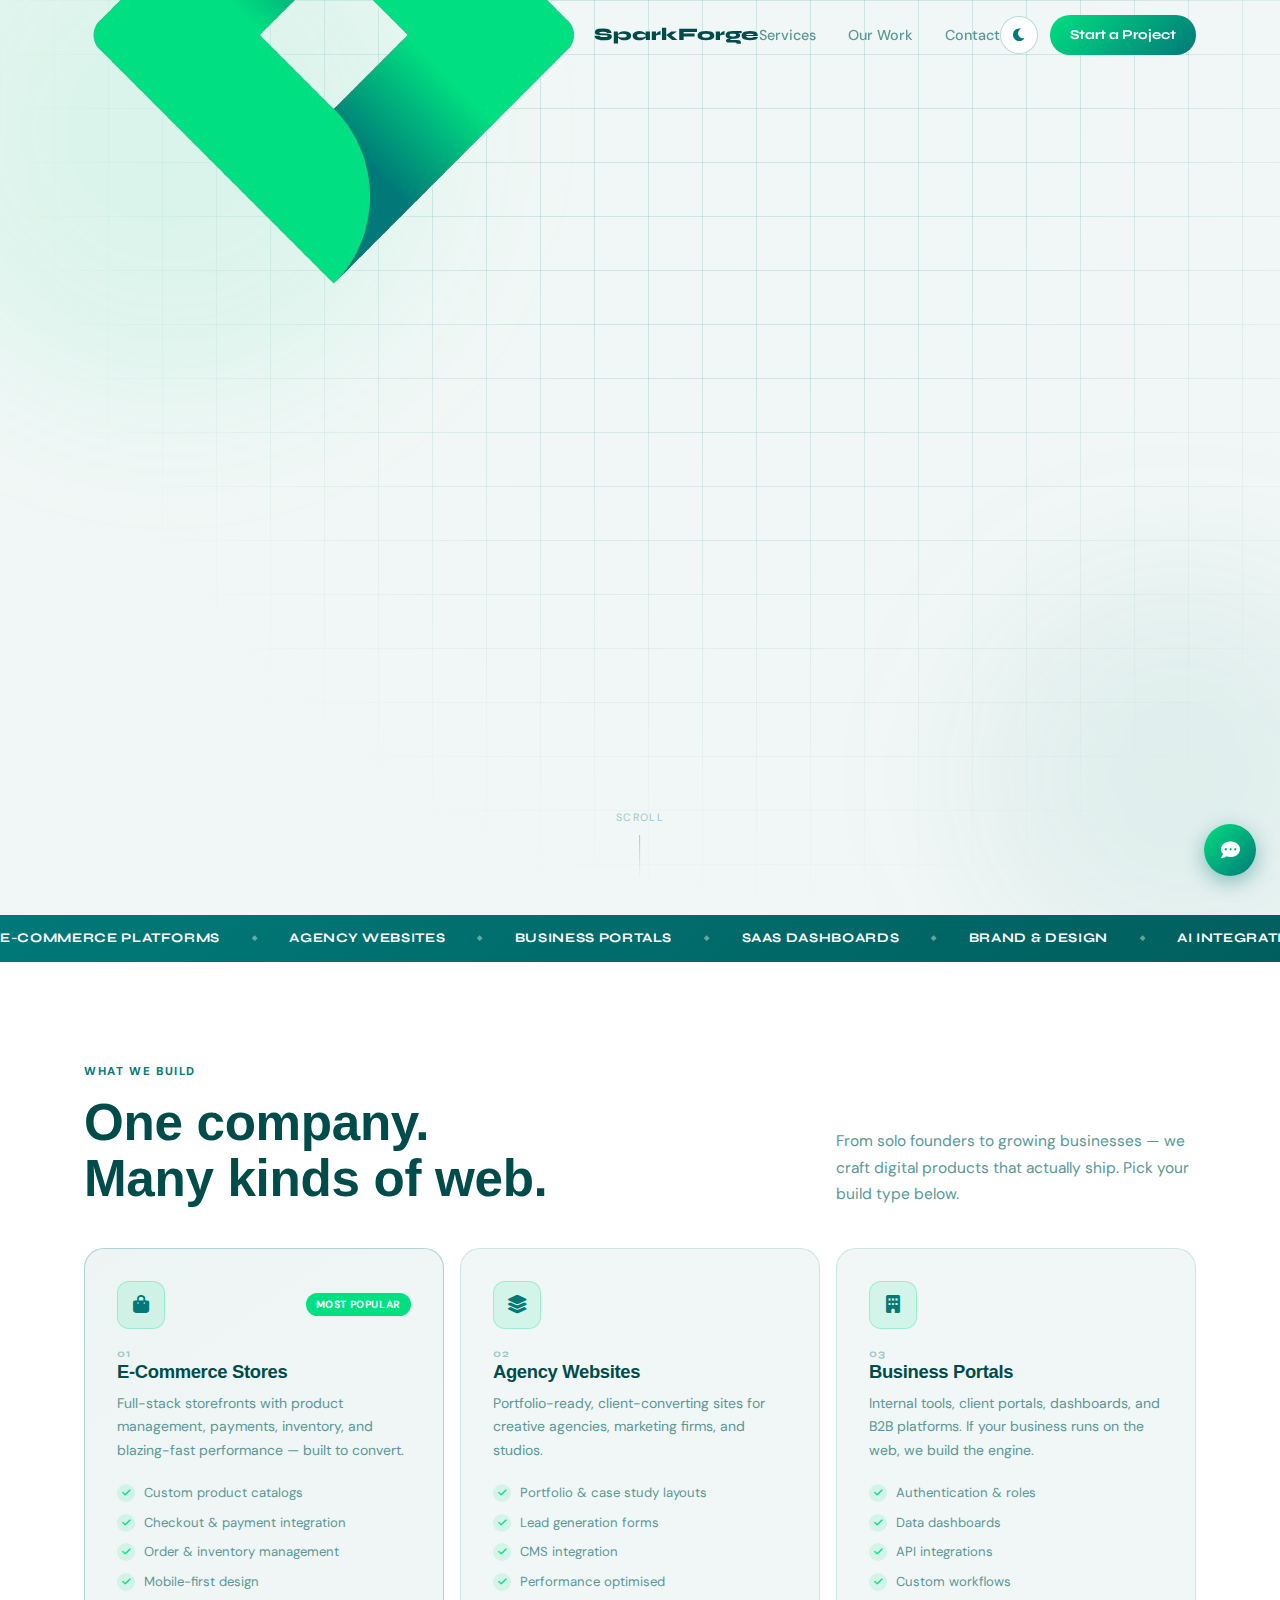
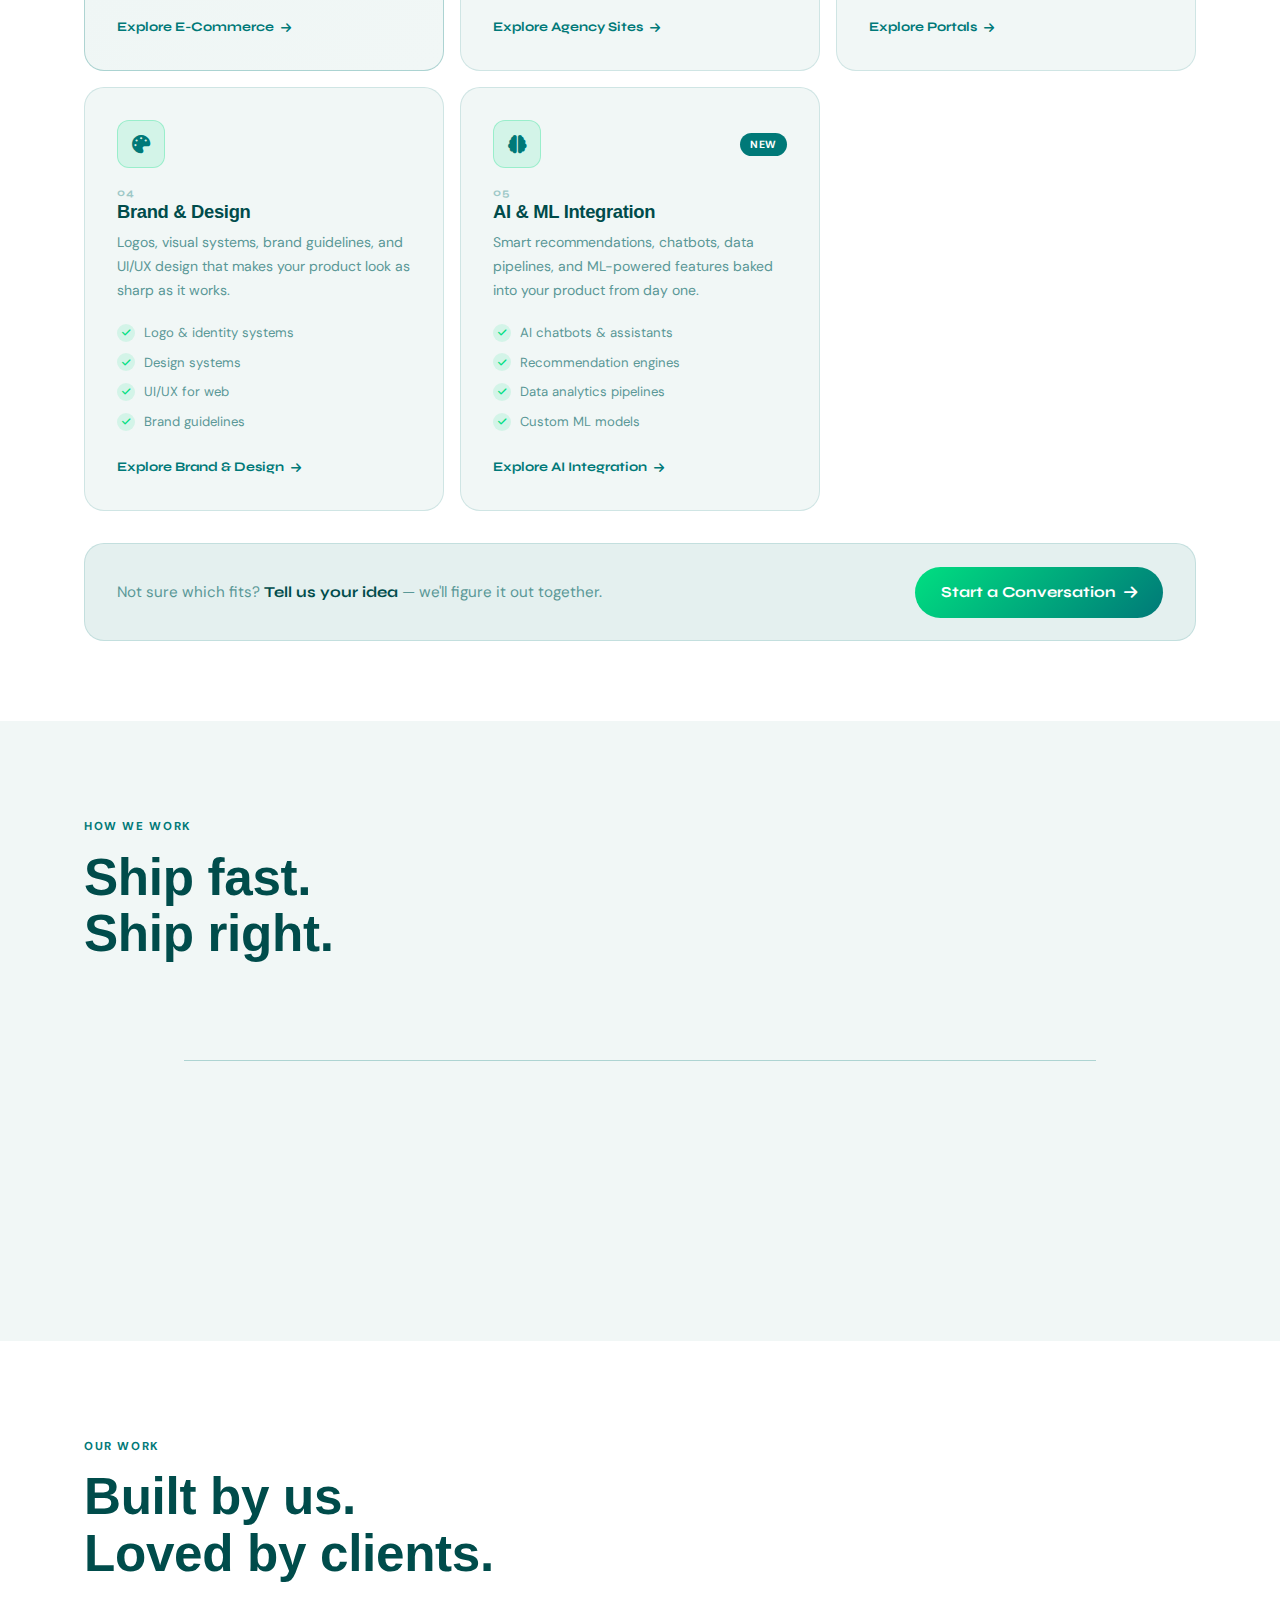
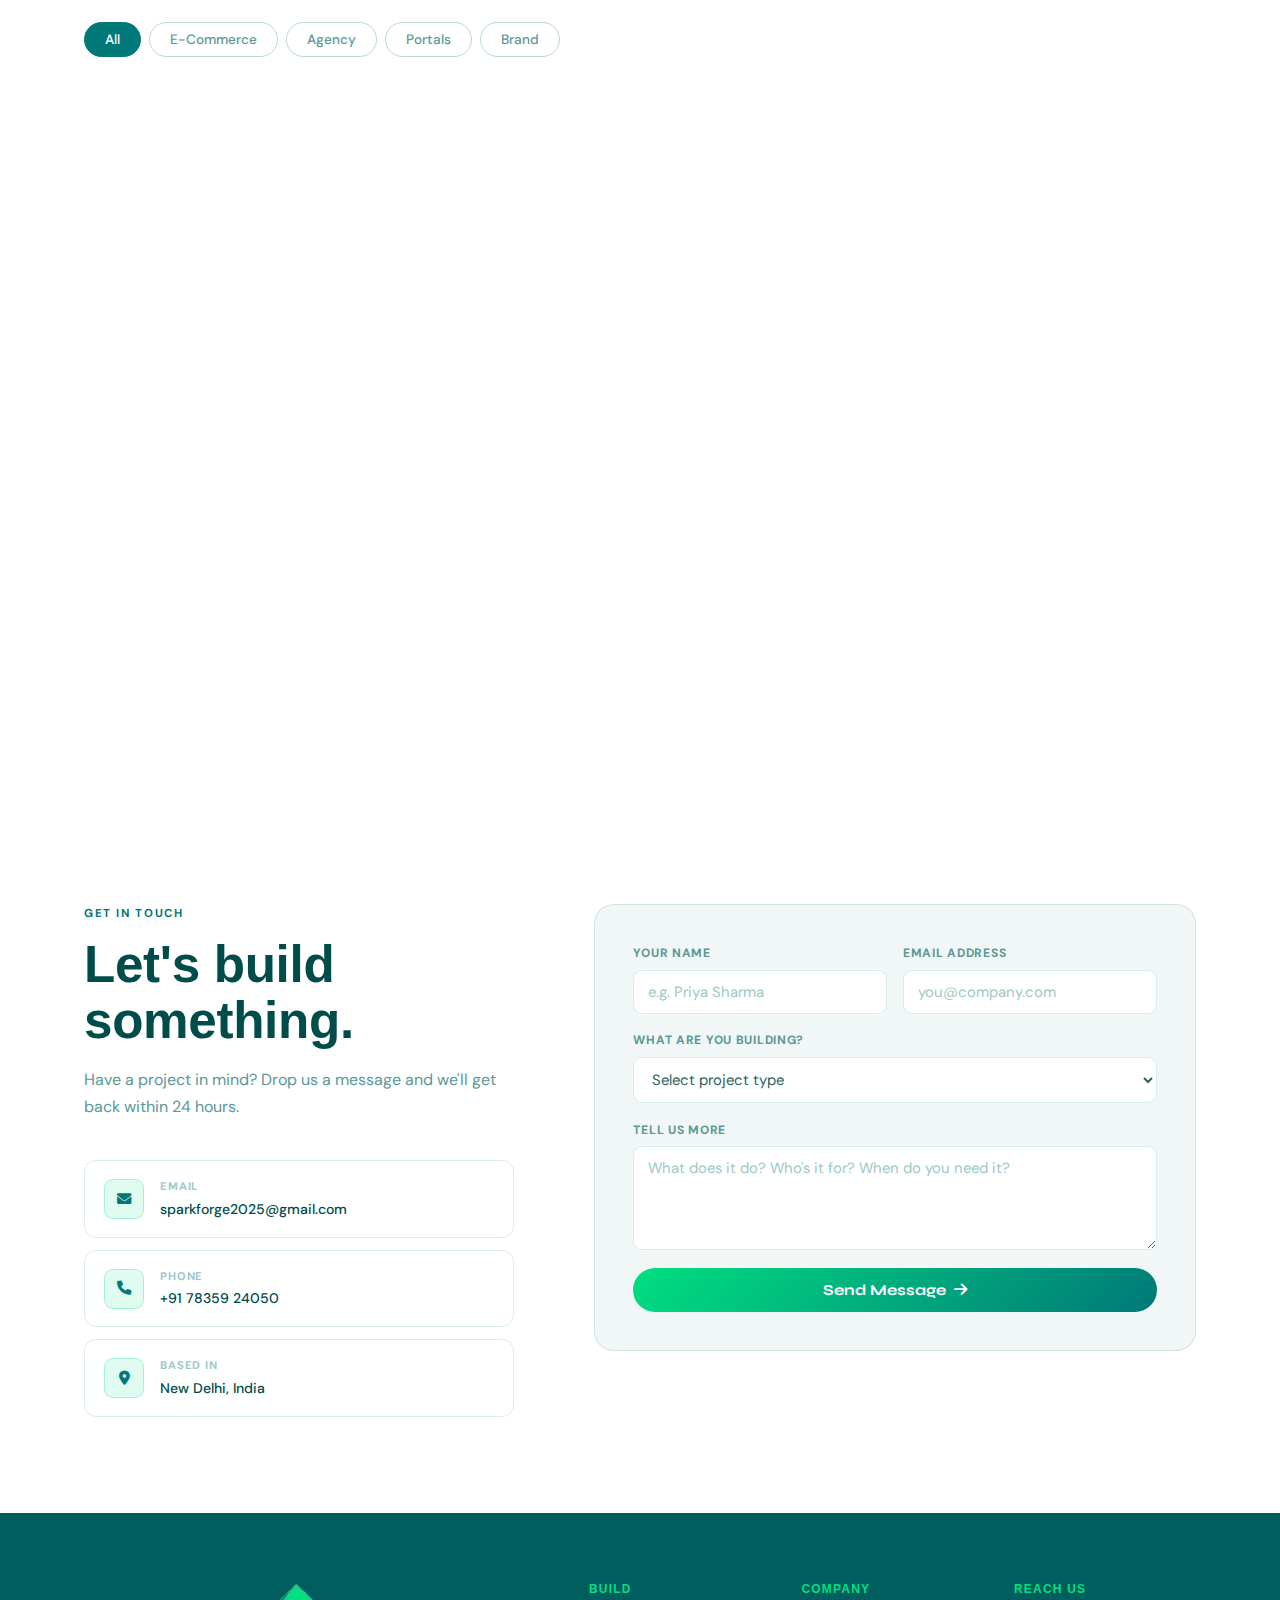
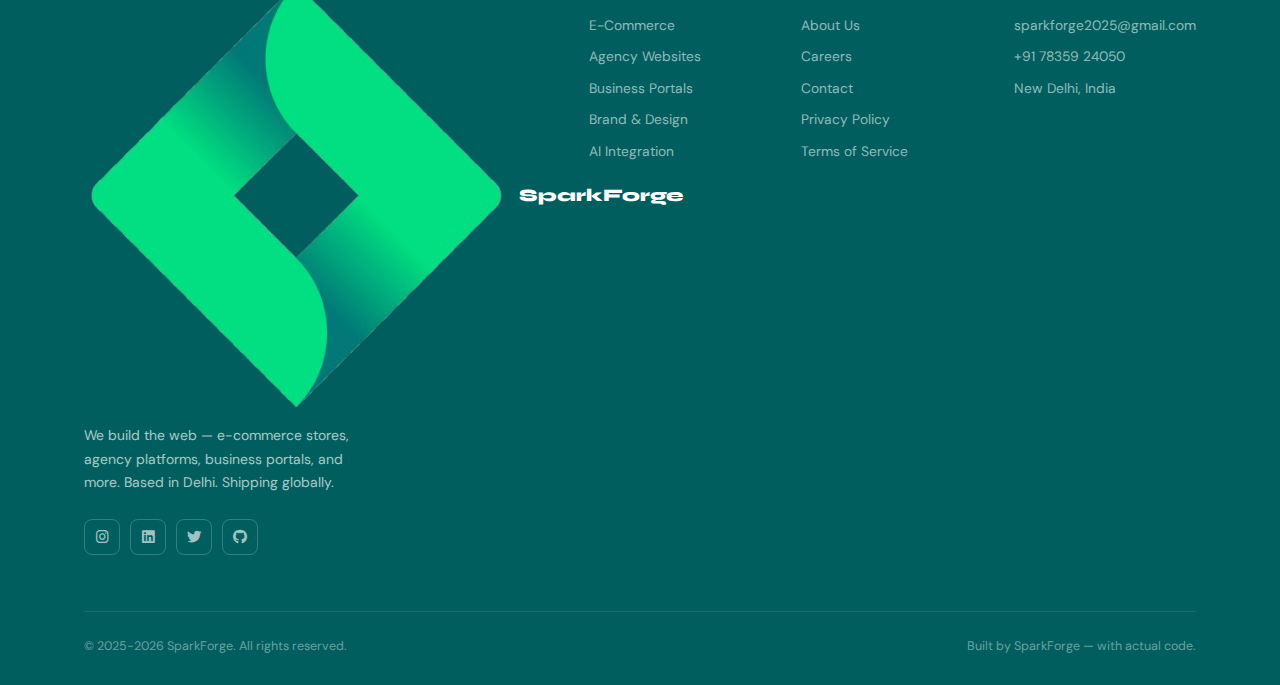
<file: index.html>
<!DOCTYPE html>
<html lang="en" data-theme="light">
<head>
    <meta charset="UTF-8">
    <meta name="viewport" content="width=device-width, initial-scale=1.0">
    <title>SparkForge — We Build the Web</title>
    <meta name="description" content="SparkForge builds e-commerce stores, agency websites, business portals, and more. We don't consult — we build.">
    <link rel="stylesheet" href="style.css">
    <link rel="preconnect" href="https://fonts.googleapis.com">
    <link href="https://fonts.googleapis.com/css2?family=Syne:wght@400;600;700;800&family=DM+Sans:ital,opsz,wght@0,9..40,300;0,9..40,400;0,9..40,500;1,9..40,300&display=swap" rel="stylesheet">
    <link href="https://cdnjs.cloudflare.com/ajax/libs/font-awesome/6.0.0/css/all.min.css" rel="stylesheet">
    <link rel="icon" href="/Asset/SF logo.png" type="image/png">
</head>
<body>

<!-- ══ NAVBAR ══════════════════════════════════════════════════════════════ -->
<nav class="navbar" id="navbar">
    <div class="nav-inner">
        <a href="#home" class="nav-logo">
            <img src="/Asset/SF logo.png" alt="SF" class="logo-img">
            <span class="logo-name">SparkForge</span>
        </a>
        <ul class="nav-links">
            <li><a href="#services">Services</a></li>
            <li><a href="#work">Our Work</a></li>
            <li><a href="#contact">Contact</a></li>
        </ul>
        <div class="nav-right">
            <button class="theme-toggle" id="themeToggle" aria-label="Toggle dark mode">
                <i class="fas fa-moon"></i>
            </button>
            <a href="#contact" class="nav-cta">Start a Project</a>
            <button class="hamburger" id="hamburger" aria-label="Open menu">
                <span></span><span></span><span></span>
            </button>
        </div>
    </div>
    <div class="mobile-menu" id="mobileMenu">
        <a href="#services">Services</a>
        <a href="#work">Our Work</a>
        <a href="#contact">Contact</a>
        <a href="#contact" class="mobile-cta">Start a Project →</a>
    </div>
</nav>

<!-- ══ HERO ═════════════════════════════════════════════════════════════════ -->
<section class="hero" id="home">
    <div class="hero-bg-grid"></div>
    <div class="hero-orb hero-orb--1"></div>
    <div class="hero-orb hero-orb--2"></div>
    <div class="hero-content">
        <div class="hero-badge">
            <span class="hero-badge__dot"></span>
            Now building for 2026 &amp; beyond
        </div>
        <h1 class="hero-title">
            We don't<br>
            <em>consult</em> —<br>
            we <span class="hero-title__accent">build.</span>
        </h1>
        <p class="hero-desc">
            SparkForge is a product company that ships real websites. E-commerce storefronts, agency platforms, business portals — built fast, built right.
        </p>
        <div class="hero-actions">
            <a href="#work" class="btn btn--primary">See Our Work</a>
            <a href="#services" class="btn btn--ghost">What We Build ↓</a>
        </div>
        <div class="hero-stats">
            <div class="stat">
                <div class="stat__value-wrapper">
                    <strong class="stat__num" data-target="50">0</strong>
                    <span class="stat__plus">+</span>
                </div>
                <span class="stat__label">Sites Shipped</span>
            </div>
            <div class="stat-sep"></div>
            <div class="stat">
                <div class="stat__value-wrapper">
                    <strong class="stat__num" data-target="25">0</strong>
                    <span class="stat__plus">+</span>
                </div>
                <span class="stat__label">Happy Clients</span>
            </div>
            <div class="stat-sep"></div>
            <div class="stat">
                <div class="stat__value-wrapper">
                    <strong class="stat__num" data-target="1">0</strong>
                    <span class="stat__plus">+</span>
                </div>
                <span class="stat__label">Year Building</span>
            </div>
        </div>
    </div>
    <div class="hero-scroll">
        <span>scroll</span>
        <div class="hero-scroll__line"></div>
    </div>
</section>

<!-- ══ TICKER ═══════════════════════════════════════════════════════════════ -->
<div class="ticker" aria-hidden="true">
    <div class="ticker__track">
        <span>E-Commerce Platforms</span><span class="ticker__dot">◆</span>
        <span>Agency Websites</span><span class="ticker__dot">◆</span>
        <span>Business Portals</span><span class="ticker__dot">◆</span>
        <span>SaaS Dashboards</span><span class="ticker__dot">◆</span>
        <span>Brand &amp; Design</span><span class="ticker__dot">◆</span>
        <span>AI Integration</span><span class="ticker__dot">◆</span>
        <span>E-Commerce Platforms</span><span class="ticker__dot">◆</span>
        <span>Agency Websites</span><span class="ticker__dot">◆</span>
        <span>Business Portals</span><span class="ticker__dot">◆</span>
        <span>SaaS Dashboards</span><span class="ticker__dot">◆</span>
        <span>Brand &amp; Design</span><span class="ticker__dot">◆</span>
        <span>AI Integration</span><span class="ticker__dot">◆</span>
    </div>
</div>

<!-- ══ SERVICES ══════════════════════════════════════════════════════════════ -->
<section class="services" id="services">
    <div class="container">

        <div class="services-header">
            <div class="services-header__left">
                <p class="section-label">What We Build</p>
                <h2 class="section-title">One company.<br>Many kinds of web.</h2>
            </div>
            <p class="services-header__sub">From solo founders to growing businesses — we craft digital products that actually ship. Pick your build type below.</p>
        </div>

        <div class="services-grid">

            <div class="service-card service-card--featured">
                <div class="service-card__top">
                    <div class="service-card__icon"><i class="fas fa-shopping-bag"></i></div>
                    <span class="service-card__badge">Most Popular</span>
                </div>
                <span class="service-card__num">01</span>
                <h3 class="service-card__title">E-Commerce Stores</h3>
                <p class="service-card__desc">Full-stack storefronts with product management, payments, inventory, and blazing-fast performance — built to convert.</p>
                <ul class="service-card__list">
                    <li><i class="fas fa-check"></i>Custom product catalogs</li>
                    <li><i class="fas fa-check"></i>Checkout &amp; payment integration</li>
                    <li><i class="fas fa-check"></i>Order &amp; inventory management</li>
                    <li><i class="fas fa-check"></i>Mobile-first design</li>
                </ul>
                <a href="./E-Commerce/ecommerce.html" class="service-card__cta">Explore E-Commerce <i class="fas fa-arrow-right"></i></a>
                <div class="service-card__glow"></div>
            </div>

            <div class="service-card">
                <div class="service-card__top">
                    <div class="service-card__icon"><i class="fas fa-layer-group"></i></div>
                </div>
                <span class="service-card__num">02</span>
                <h3 class="service-card__title">Agency Websites</h3>
                <p class="service-card__desc">Portfolio-ready, client-converting sites for creative agencies, marketing firms, and studios.</p>
                <ul class="service-card__list">
                    <li><i class="fas fa-check"></i>Portfolio &amp; case study layouts</li>
                    <li><i class="fas fa-check"></i>Lead generation forms</li>
                    <li><i class="fas fa-check"></i>CMS integration</li>
                    <li><i class="fas fa-check"></i>Performance optimised</li>
                </ul>
                <a href="./Agency/agency.html" class="service-card__cta">Explore Agency Sites <i class="fas fa-arrow-right"></i></a>
                <div class="service-card__glow"></div>
            </div>

            <div class="service-card">
                <div class="service-card__top">
                    <div class="service-card__icon"><i class="fas fa-building"></i></div>
                </div>
                <span class="service-card__num">03</span>
                <h3 class="service-card__title">Business Portals</h3>
                <p class="service-card__desc">Internal tools, client portals, dashboards, and B2B platforms. If your business runs on the web, we build the engine.</p>
                <ul class="service-card__list">
                    <li><i class="fas fa-check"></i>Authentication &amp; roles</li>
                    <li><i class="fas fa-check"></i>Data dashboards</li>
                    <li><i class="fas fa-check"></i>API integrations</li>
                    <li><i class="fas fa-check"></i>Custom workflows</li>
                </ul>
                <a href="./Business Portal/portal.html" class="service-card__cta">Explore Portals <i class="fas fa-arrow-right"></i></a>
                <div class="service-card__glow"></div>
            </div>

            <div class="service-card">
                <div class="service-card__top">
                    <div class="service-card__icon"><i class="fas fa-palette"></i></div>
                </div>
                <span class="service-card__num">04</span>
                <h3 class="service-card__title">Brand &amp; Design</h3>
                <p class="service-card__desc">Logos, visual systems, brand guidelines, and UI/UX design that makes your product look as sharp as it works.</p>
                <ul class="service-card__list">
                    <li><i class="fas fa-check"></i>Logo &amp; identity systems</li>
                    <li><i class="fas fa-check"></i>Design systems</li>
                    <li><i class="fas fa-check"></i>UI/UX for web</li>
                    <li><i class="fas fa-check"></i>Brand guidelines</li>
                </ul>
                <a href="./Brand Design/brand.html" class="service-card__cta">Explore Brand &amp; Design <i class="fas fa-arrow-right"></i></a>
                <div class="service-card__glow"></div>
            </div>

            <div class="service-card service-card--ai">
                <div class="service-card__top">
                    <div class="service-card__icon service-card__icon--ai"><i class="fas fa-brain"></i></div>
                    <span class="service-card__badge service-card__badge--new">New</span>
                </div>
                <span class="service-card__num">05</span>
                <h3 class="service-card__title">AI &amp; ML Integration</h3>
                <p class="service-card__desc">Smart recommendations, chatbots, data pipelines, and ML-powered features baked into your product from day one.</p>
                <ul class="service-card__list">
                    <li><i class="fas fa-check"></i>AI chatbots &amp; assistants</li>
                    <li><i class="fas fa-check"></i>Recommendation engines</li>
                    <li><i class="fas fa-check"></i>Data analytics pipelines</li>
                    <li><i class="fas fa-check"></i>Custom ML models</li>
                </ul>
                <a href="./AI Integration/ai.html" class="service-card__cta">Explore AI Integration <i class="fas fa-arrow-right"></i></a>
                <div class="service-card__glow service-card__glow--ai"></div>
            </div>

        </div>

        <div class="services-cta-strip">
            <p>Not sure which fits? <strong>Tell us your idea</strong> — we'll figure it out together.</p>
            <a href="#contact" class="btn btn--primary">Start a Conversation <i class="fas fa-arrow-right"></i></a>
        </div>

    </div>
</section>

<!-- ══ PROCESS ═══════════════════════════════════════════════════════════════ -->
<section class="process">
    <div class="container">
        <p class="section-label">How We Work</p>
        <h2 class="section-title">Ship fast.<br>Ship right.</h2>
        <div class="process-grid">
            <div class="process-step" data-reveal>
                <div class="process-step__num">01</div>
                <h4 class="process-step__title">Discovery Call</h4>
                <p class="process-step__desc">We understand your vision, audience, and goals. No fluff — just facts about what you need and when.</p>
            </div>
            <div class="process-step" data-reveal>
                <div class="process-step__num">02</div>
                <h4 class="process-step__title">Design Sprint</h4>
                <p class="process-step__desc">We design the complete UI before a line of code is written. You see exactly what you're getting.</p>
            </div>
            <div class="process-step" data-reveal>
                <div class="process-step__num">03</div>
                <h4 class="process-step__title">Build &amp; Iterate</h4>
                <p class="process-step__desc">Rapid development with weekly check-ins. You stay in the loop. We stay in the code.</p>
            </div>
            <div class="process-step" data-reveal>
                <div class="process-step__num">04</div>
                <h4 class="process-step__title">Launch &amp; Support</h4>
                <p class="process-step__desc">We deploy, we monitor, and we stay available. Your launch day is not our last day.</p>
            </div>
        </div>
    </div>
</section>

<!-- ══ WORK ═══════════════════════════════════════════════════════════════════ -->
<section class="work" id="work">
    <div class="container">
        <p class="section-label">Our Work</p>
        <h2 class="section-title">Built by us.<br>Loved by clients.</h2>
        <div class="work-filters">
            <button class="work-filter work-filter--active" data-filter="all">All</button>
            <button class="work-filter" data-filter="ecommerce">E-Commerce</button>
            <button class="work-filter" data-filter="agency">Agency</button>
            <button class="work-filter" data-filter="portal">Portals</button>
            <button class="work-filter" data-filter="brand">Brand</button>
        </div>
        <div class="work-grid">
            <div class="work-item" data-category="ecommerce" data-reveal>
                <div class="work-item__thumb" style="--c1:#007978;--c2:#00df81;">
                    <i class="fas fa-shopping-cart"></i>
                    <div class="work-item__overlay"><span>View Project →</span></div>
                </div>
                <div class="work-item__info">
                    <span class="work-item__cat">E-Commerce</span>
                    <h4>FreshMart Online Store</h4>
                    <p>Full grocery e-commerce with real-time inventory</p>
                </div>
            </div>
            <div class="work-item" data-category="agency" data-reveal>
                <div class="work-item__thumb" style="--c1:#005f5e;--c2:#007978;">
                    <i class="fas fa-paint-brush"></i>
                    <div class="work-item__overlay"><span>View Project →</span></div>
                </div>
                <div class="work-item__info">
                    <span class="work-item__cat">Agency</span>
                    <h4>Pixel Creative Studio</h4>
                    <p>Portfolio site for a Bangalore-based design agency</p>
                </div>
            </div>
            <div class="work-item" data-category="portal" data-reveal>
                <div class="work-item__thumb" style="--c1:#00df81;--c2:#007978;">
                    <i class="fas fa-chart-bar"></i>
                    <div class="work-item__overlay"><span>View Project →</span></div>
                </div>
                <div class="work-item__info">
                    <span class="work-item__cat">Portal</span>
                    <h4>LogiTrack Dashboard</h4>
                    <p>Real-time logistics and fleet management portal</p>
                </div>
            </div>
            <div class="work-item" data-category="brand" data-reveal>
                <div class="work-item__thumb" style="--c1:#004c4b;--c2:#007978;">
                    <i class="fas fa-star"></i>
                    <div class="work-item__overlay"><span>View Project →</span></div>
                </div>
                <div class="work-item__info">
                    <span class="work-item__cat">Brand</span>
                    <h4>Zenna Identity System</h4>
                    <p>Complete brand design for a fintech startup</p>
                </div>
            </div>
            <div class="work-item" data-category="ecommerce" data-reveal>
                <div class="work-item__thumb" style="--c1:#007978;--c2:#004c4b;">
                    <i class="fas fa-tshirt"></i>
                    <div class="work-item__overlay"><span>View Project →</span></div>
                </div>
                <div class="work-item__info">
                    <span class="work-item__cat">E-Commerce</span>
                    <h4>Dripwear Fashion Store</h4>
                    <p>D2C clothing brand with Razorpay checkout</p>
                </div>
            </div>
            <div class="work-item" data-category="portal" data-reveal>
                <div class="work-item__thumb" style="--c1:#00df81;--c2:#005f5e;">
                    <i class="fas fa-users"></i>
                    <div class="work-item__overlay"><span>View Project →</span></div>
                </div>
                <div class="work-item__info">
                    <span class="work-item__cat">Portal</span>
                    <h4>HRFlow Client Portal</h4>
                    <p>Multi-tenant HR management platform</p>
                </div>
            </div>
        </div>
    </div>
</section>

<!-- ══ CONTACT ═══════════════════════════════════════════════════════════════ -->
<section class="contact" id="contact">
    <div class="container">
        <div class="contact-wrap">
            <div class="contact-info">
                <p class="section-label">Get In Touch</p>
                <h2 class="section-title">Let's build<br>something.</h2>
                <p class="contact-info__desc">Have a project in mind? Drop us a message and we'll get back within 24 hours.</p>
                <div class="contact-items">
                    <a href="mailto:sparkforge2025@gmail.com" class="contact-item">
                        <div class="contact-item__icon"><i class="fas fa-envelope"></i></div>
                        <div>
                            <span class="contact-item__label">Email</span>
                            <span class="contact-item__val">sparkforge2025@gmail.com</span>
                        </div>
                    </a>
                    <a href="tel:+917835924050" class="contact-item">
                        <div class="contact-item__icon"><i class="fas fa-phone"></i></div>
                        <div>
                            <span class="contact-item__label">Phone</span>
                            <span class="contact-item__val">+91 78359 24050</span>
                        </div>
                    </a>
                    <div class="contact-item">
                        <div class="contact-item__icon"><i class="fas fa-map-marker-alt"></i></div>
                        <div>
                            <span class="contact-item__label">Based in</span>
                            <span class="contact-item__val">New Delhi, India</span>
                        </div>
                    </div>
                </div>
            </div>
            <div class="contact-form-wrap">
                <form id="contactForm" class="contact-form" novalidate>
                    <div class="form-row">
                        <div class="form-field">
                            <label for="fname">Your Name</label>
                            <input type="text" id="fname" name="name" placeholder="e.g. Priya Sharma" required>
                        </div>
                        <div class="form-field">
                            <label for="femail">Email Address</label>
                            <input type="email" id="femail" name="email" placeholder="you@company.com" required>
                        </div>
                    </div>
                    <div class="form-field">
                        <label for="ftype">What are you building?</label>
                        <select id="ftype" name="project_type" required>
                            <option value="">Select project type</option>
                            <option value="ecommerce">E-Commerce Store</option>
                            <option value="agency">Agency Website</option>
                            <option value="portal">Business Portal / Dashboard</option>
                            <option value="brand">Brand &amp; Design</option>
                            <option value="ai">AI / ML Feature</option>
                            <option value="other">Something else</option>
                        </select>
                    </div>
                    <div class="form-field">
                        <label for="fmsg">Tell us more</label>
                        <textarea id="fmsg" name="message" rows="4" placeholder="What does it do? Who's it for? When do you need it?" required></textarea>
                    </div>
                    <button type="submit" class="btn btn--primary btn--full" id="formSubmitBtn">
                        <span class="btn__text">Send Message</span>
                        <i class="fas fa-arrow-right"></i>
                    </button>
                    <div class="form-success" id="formSuccess">
                        <i class="fas fa-check-circle"></i>
                        Message sent! We'll reply within 24 hours.
                    </div>
                </form>
            </div>
        </div>
    </div>
</section>

<!-- ══ FOOTER ════════════════════════════════════════════════════════════════ -->
<footer class="footer">
    <div class="container">
        <div class="footer-top">
            <div class="footer-brand">
                <a href="#home" class="nav-logo">
                    <img src="/Asset/SF logo.png" alt="SF" class="logo-img logo-img--inv">
                    <span class="logo-name logo-name--inv">SparkForge</span>
                </a>
                <p class="footer-brand__desc">We build the web — e-commerce stores, agency platforms, business portals, and more. Based in Delhi. Shipping globally.</p>
                <div class="footer-socials">
                    <a href="https://www.instagram.com/sparkforge2025" target="_blank" rel="noopener"><i class="fab fa-instagram"></i></a>
                    <a href="#"><i class="fab fa-linkedin"></i></a>
                    <a href="#"><i class="fab fa-twitter"></i></a>
                    <a href="#"><i class="fab fa-github"></i></a>
                </div>
            </div>
            <div class="footer-links">
                <div class="footer-col">
                    <h5>Build</h5>
                    <a href="./E-Commerce/ecommerce.html">E-Commerce</a>
                    <a href="./Agency/agency.html">Agency Websites</a>
                    <a href="./Business Portal/portal.html">Business Portals</a>
                    <a href="./Brand Design/brand.html">Brand &amp; Design</a>
                    <a href="./AI Integration/ai.html">AI Integration</a>
                </div>
                <div class="footer-col">
                    <h5>Company</h5>
                    <a href="./About Us/about-us.html">About Us</a>
                    <a href="./careers/careers.html">Careers</a>
                    <a href="/Contact/contact.html">Contact</a>
                    <a href="./Privacy Policy/privacy.html">Privacy Policy</a>
                    <a href="./Terms and Conditions/terms.html">Terms of Service</a>
                </div>
                <div class="footer-col">
                    <h5>Reach Us</h5>
                    <a href="mailto:sparkforge2025@gmail.com">sparkforge2025@gmail.com</a>
                    <a href="tel:+917835924050">+91 78359 24050</a>
                    <span>New Delhi, India</span>
                </div>
            </div>
        </div>
        <div class="footer-bottom">
            <p>© 2025-2026 SparkForge. All rights reserved.</p>
            <p>Built by SparkForge — with actual code.</p>
        </div>
    </div>
</footer>

<!-- ══ CHATBOT ═══════════════════════════════════════════════════════════════ -->
<div class="chatbot" id="chatbot">
    <button class="chatbot__toggle" id="chatToggle" aria-label="Open chat">
        <i class="fas fa-comment-dots" id="chatOpenIcon"></i>
        <i class="fas fa-times" id="chatCloseIcon"></i>
    </button>
    <div class="chatbot__box" id="chatBox">
        <div class="chatbot__header">
            <div class="chatbot__avatar">SF</div>
            <div>
                <strong>SparkForge</strong>
                <span>We reply fast ⚡</span>
            </div>
        </div>
        <div class="chatbot__messages" id="chatMessages"></div>
        <div class="chatbot__quick" id="chatQuick">
            <button data-msg="What do you build?">What do you build?</button>
            <button data-msg="How much does it cost?">Pricing</button>
            <button data-msg="Tell me about the team">The team</button>
            <button data-msg="How do I get started?">Get started</button>
        </div>
        <div class="chatbot__input">
            <input type="text" id="chatInput" placeholder="Ask me anything…" autocomplete="off">
            <button id="chatSend" aria-label="Send"><i class="fas fa-paper-plane"></i></button>
        </div>
    </div>
</div>

<script src="script.js"></script>
</body>
</html>
</file>
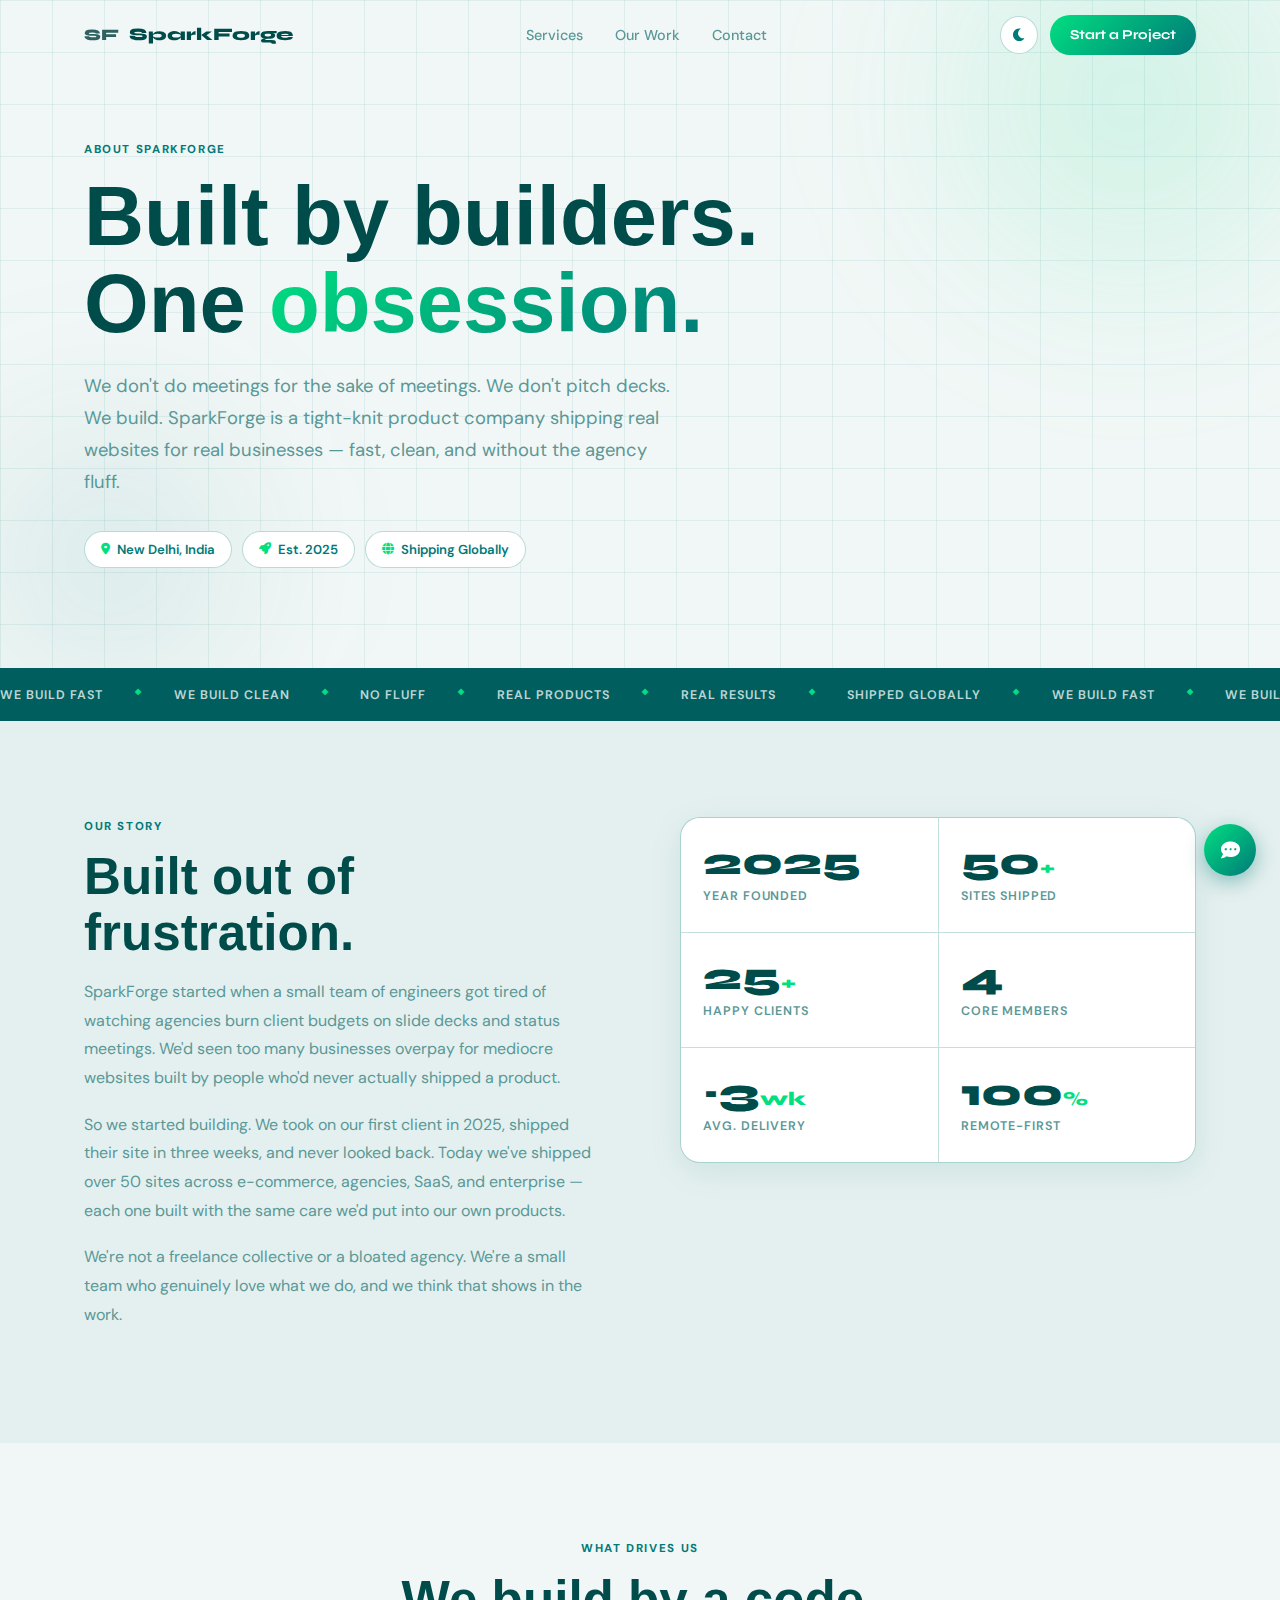
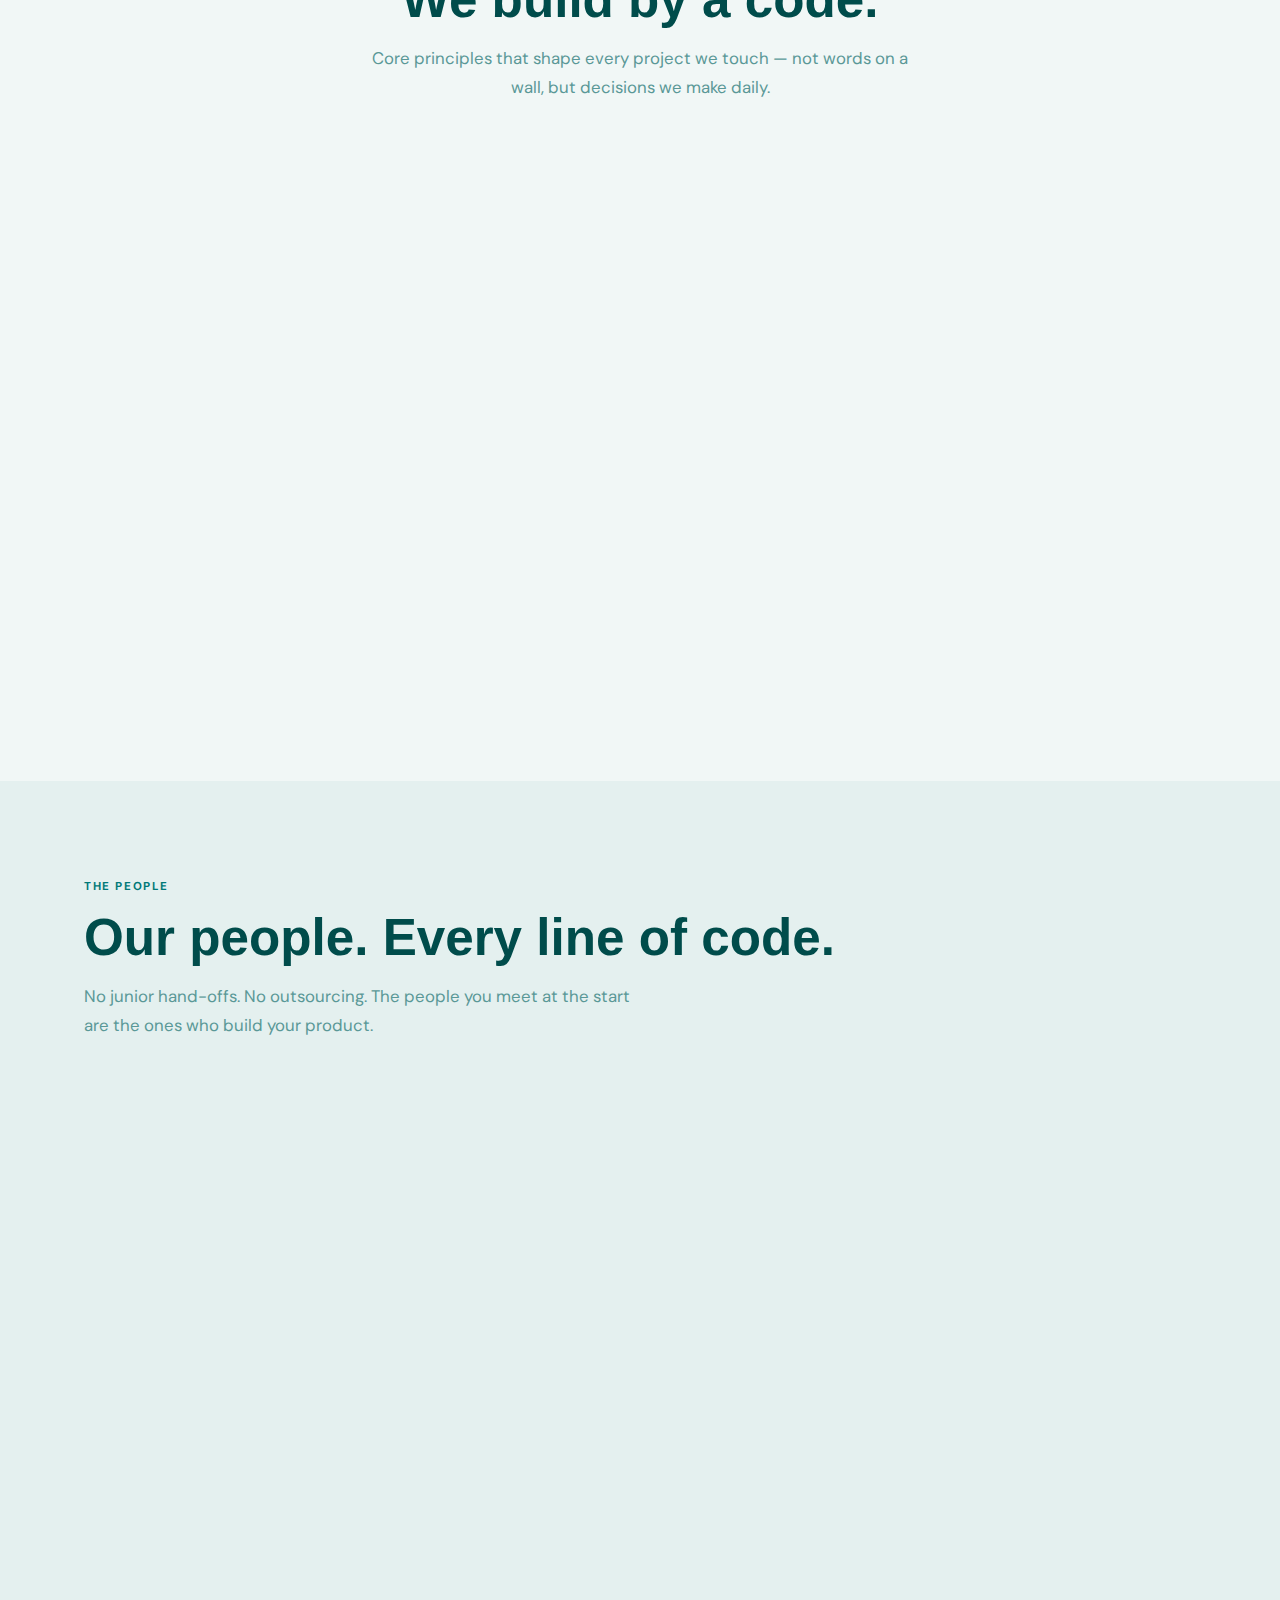
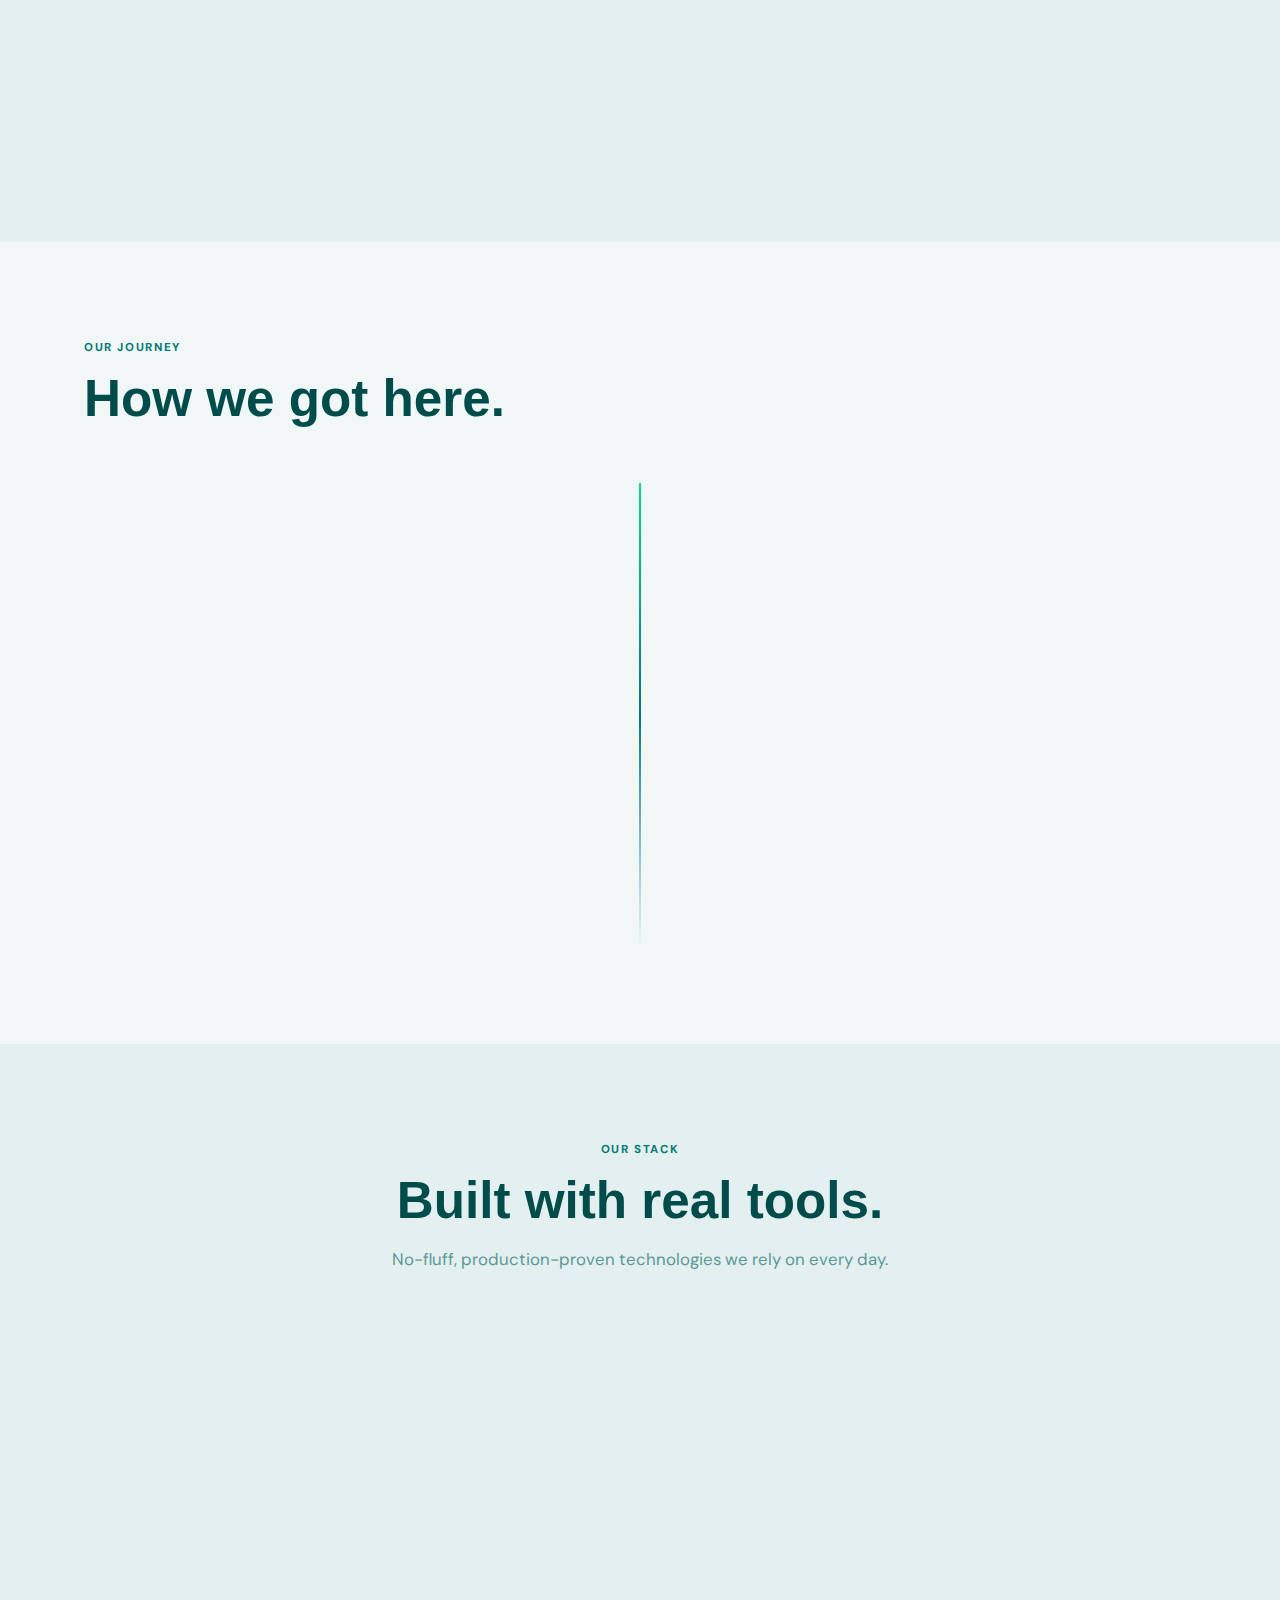
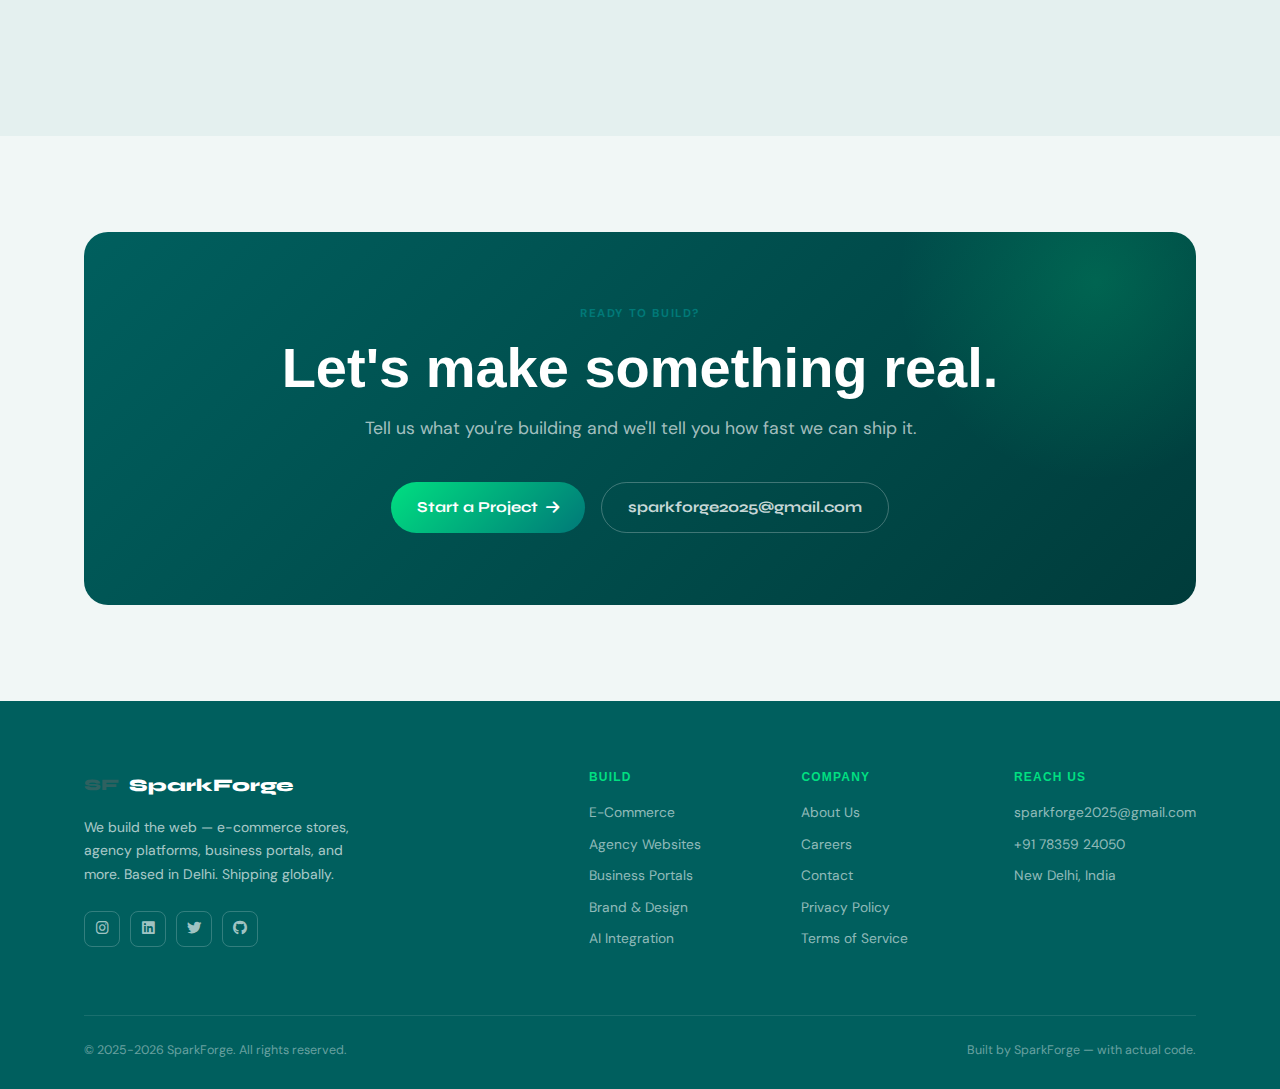
<file: About Us/about-us.html>
<!DOCTYPE html>
<html lang="en" data-theme="light">
<head>
    <meta charset="UTF-8">
    <meta name="viewport" content="width=device-width, initial-scale=1.0">
    <title>About Us — SparkForge</title>
    <meta name="description" content="SparkForge is a product company shipping real web products. Learn who we are and why we build.">
    <link rel="stylesheet" href="about-style.css">
    <link rel="preconnect" href="https://fonts.googleapis.com">
    <link href="https://fonts.googleapis.com/css2?family=Syne:wght@400;600;700;800&family=DM+Sans:ital,opsz,wght@0,9..40,300;0,9..40,400;0,9..40,500;1,9..40,300&display=swap" rel="stylesheet">
    <link href="https://cdnjs.cloudflare.com/ajax/libs/font-awesome/6.0.0/css/all.min.css" rel="stylesheet">
    <link rel="icon" href="/Asset/SF logo.png" type="image/png">
</head>
<body>

<!-- ══ NAVBAR ══════════════════════════════════════════════════════════════ -->
<nav class="navbar" id="navbar">
    <div class="nav-inner">
        <a href="../index.html" class="nav-logo">
            <div class="logo-mark">SF</div>
            <span class="logo-name">SparkForge</span>
        </a>

        <ul class="nav-links">
            <li><a href="../index.html#services">Services</a></li>
            <li><a href="../index.html#work">Our Work</a></li>
            <!-- Team link removed -->
            <li><a href="../index.html#contact">Contact</a></li>
        </ul>

        <div class="nav-right">
            <button class="theme-toggle" id="themeToggle" aria-label="Toggle dark mode">
                <i class="fas fa-moon"></i>
            </button>
            <a href="../index.html#contact" class="nav-cta">Start a Project</a>
            <button class="hamburger" id="hamburger" aria-label="Open menu">
                <span></span><span></span><span></span>
            </button>
        </div>
    </div>

    <div class="mobile-menu" id="mobileMenu">
        <a href="../index.html#services">Services</a>
        <a href="../index.html#work">Our Work</a>
        <!-- Team link removed -->
        <a href="../index.html#contact">Contact</a>
        <a href="../index.html#contact" class="mobile-cta">Start a Project →</a>
    </div>
</nav>

<!-- ══ PAGE HERO ════════════════════════════════════════════════════════════ -->
<section class="page-hero">
    <div class="page-hero__orb page-hero__orb--1"></div>
    <div class="page-hero__orb page-hero__orb--2"></div>
    <div class="page-hero__grid"></div>

    <div class="container">
        <div class="page-hero__content">
            <p class="section-label">About SparkForge</p>
            <h1 class="page-hero__title">
                Built by builders.<br>
                One <span class="accent">obsession.</span>
            </h1>
            <p class="page-hero__desc">
                We don't do meetings for the sake of meetings. We don't pitch decks. We build. SparkForge is a tight-knit product company shipping real websites for real businesses — fast, clean, and without the agency fluff.
            </p>
            <div class="page-hero__badges">
                <span class="badge"><i class="fas fa-map-marker-alt"></i> New Delhi, India</span>
                <span class="badge"><i class="fas fa-rocket"></i> Est. 2025</span>
                <span class="badge"><i class="fas fa-globe"></i> Shipping Globally</span>
            </div>
        </div>
    </div>
</section>

<!-- ══ TICKER ══════════════════════════════════════════════════════════════ -->
<div class="ticker" aria-hidden="true">
    <div class="ticker__track">
        <span>We Build Fast</span><span class="ticker__dot">◆</span>
        <span>We Build Clean</span><span class="ticker__dot">◆</span>
        <span>No Fluff</span><span class="ticker__dot">◆</span>
        <span>Real Products</span><span class="ticker__dot">◆</span>
        <span>Real Results</span><span class="ticker__dot">◆</span>
        <span>Shipped Globally</span><span class="ticker__dot">◆</span>
        <span>We Build Fast</span><span class="ticker__dot">◆</span>
        <span>We Build Clean</span><span class="ticker__dot">◆</span>
        <span>No Fluff</span><span class="ticker__dot">◆</span>
        <span>Real Products</span><span class="ticker__dot">◆</span>
        <span>Real Results</span><span class="ticker__dot">◆</span>
        <span>Shipped Globally</span><span class="ticker__dot">◆</span>
    </div>
</div>

<!-- ══ STORY ════════════════════════════════════════════════════════════════ -->
<section class="story">
    <div class="container">
        <div class="story__wrap">
            <div class="story__text" data-reveal>
                <p class="section-label">Our Story</p>
                <h2 class="section-title">Built out of frustration.</h2>
                <p class="story__body">
                    SparkForge started when a small team of engineers got tired of watching agencies burn client budgets on slide decks and status meetings. We'd seen too many businesses overpay for mediocre websites built by people who'd never actually shipped a product.
                </p>
                <p class="story__body">
                    So we started building. We took on our first client in 2025, shipped their site in three weeks, and never looked back. Today we've shipped over 50 sites across e-commerce, agencies, SaaS, and enterprise — each one built with the same care we'd put into our own products.
                </p>
                <p class="story__body">
                    We're not a freelance collective or a bloated agency. We're a small team who genuinely love what we do, and we think that shows in the work.
                </p>
            </div>

            <div class="story__stats" data-reveal>
                <div class="story-stat">
                    <strong class="story-stat__num">2025</strong>
                    <span class="story-stat__label">Year Founded</span>
                </div>
                <div class="story-stat">
                    <strong class="story-stat__num">50<span>+</span></strong>
                    <span class="story-stat__label">Sites Shipped</span>
                </div>
                <div class="story-stat">
                    <strong class="story-stat__num">25<span>+</span></strong>
                    <span class="story-stat__label">Happy Clients</span>
                </div>
                <div class="story-stat">
                    <strong class="story-stat__num">4</strong>
                    <span class="story-stat__label">Core Members</span>
                </div>
                <div class="story-stat">
                    <strong class="story-stat__num">~3<span>wk</span></strong>
                    <span class="story-stat__label">Avg. Delivery</span>
                </div>
                <div class="story-stat">
                    <strong class="story-stat__num">100<span>%</span></strong>
                    <span class="story-stat__label">Remote-first</span>
                </div>
            </div>
        </div>
    </div>
</section>

<!-- ══ VALUES ════════════════════════════════════════════════════════════════ -->
<section class="values">
    <div class="container">
        <p class="section-label" style="text-align:center">What Drives Us</p>
        <h2 class="section-title" style="text-align:center">We build by a code.</h2>
        <p class="section-sub" style="text-align:center;margin:0 auto 3.5rem">Core principles that shape every project we touch — not words on a wall, but decisions we make daily.</p>

        <div class="values-grid">
            <div class="value-card" data-reveal>
                <div class="value-card__icon">
                    <i class="fas fa-bolt"></i>
                </div>
                <h3 class="value-card__title">Ship, then improve.</h3>
                <p class="value-card__desc">A live site beats a perfect mockup. We move fast, launch early, and iterate with data — not hypotheticals.</p>
            </div>

            <div class="value-card" data-reveal>
                <div class="value-card__icon">
                    <i class="fas fa-eye"></i>
                </div>
                <h3 class="value-card__title">Radical transparency.</h3>
                <p class="value-card__desc">You'll always know where your project stands. No smoke, no mirrors. We share progress, blockers, and decisions as they happen.</p>
            </div>

            <div class="value-card" data-reveal>
                <div class="value-card__icon">
                    <i class="fas fa-code"></i>
                </div>
                <h3 class="value-card__title">Craft over quantity.</h3>
                <p class="value-card__desc">We deliberately take fewer projects so each one gets our full attention. You're not a ticket number — you're the product we're building.</p>
            </div>

            <div class="value-card" data-reveal>
                <div class="value-card__icon">
                    <i class="fas fa-handshake"></i>
                </div>
                <h3 class="value-card__title">Client success = our success.</h3>
                <p class="value-card__desc">We only win when you win. That means honest advice, even when it's not what you want to hear, and solutions that actually serve your goals.</p>
            </div>
        </div>
    </div>
</section>

<!-- ══ TEAM ══════════════════════════════════════════════════════════════════ -->
<section class="team-section">
    <div class="container">
        <p class="section-label">The People</p>
        <h2 class="section-title">Our people. Every line of code.</h2>
        <p class="section-sub">No junior hand-offs. No outsourcing. The people you meet at the start are the ones who build your product.</p>

        <div class="team-grid">

            <!-- Mann Gupta -->
            <div class="team-card" data-reveal>
                <div class="team-card__top">
                    <div class="team-card__avatar">
                        <div class="team-card__initial">MG</div>
                    </div>
                    <div class="team-card__meta">
                        <h3 class="team-card__name">Mann Gupta</h3>
                        <span class="team-card__role">Founder & CEO</span>
                    </div>
                </div>
                <p class="team-card__bio">
                    The one who started SparkForge because he couldn't find an agency that actually shipped good code. Leads product strategy and client relationships. Obsessed with user experience and clean architecture.
                </p>
                <div class="team-card__skills">
                    <span>Product Strategy</span>
                    <span>Frontend</span>
                    <span>UX</span>
                </div>
                <div class="team-card__links">
                    <a href="#" aria-label="LinkedIn"><i class="fab fa-linkedin"></i></a>
                    <a href="#" aria-label="GitHub"><i class="fab fa-github"></i></a>
                    <a href="#" aria-label="Twitter"><i class="fab fa-twitter"></i></a>
                </div>
            </div>

            <!-- Ramanuz Kashyap -->
            <div class="team-card" data-reveal>
                <div class="team-card__top">
                    <div class="team-card__avatar">
                        <div class="team-card__initial">RK</div>
                    </div>
                    <div class="team-card__meta">
                        <h3 class="team-card__name">Ramanuz Kashyap</h3>
                        <span class="team-card__role">Lead Developer</span>
                    </div>
                </div>
                <p class="team-card__bio">
                    Full-stack engineer who believes performance is a feature, not an afterthought. Builds the infrastructure that makes SparkForge sites feel fast, scalable, and bulletproof.
                </p>
                <div class="team-card__skills">
                    <span>Full-Stack</span>
                    <span>Backend</span>
                    <span>DevOps</span>
                </div>
                <div class="team-card__links">
                    <a href="#" aria-label="LinkedIn"><i class="fab fa-linkedin"></i></a>
                    <a href="#" aria-label="GitHub"><i class="fab fa-github"></i></a>
                </div>
            </div>

            <!-- Kushal Malviya -->
            <div class="team-card" data-reveal>
                <div class="team-card__top">
                    <div class="team-card__avatar">
                        <div class="team-card__initial">KM</div>
                    </div>
                    <div class="team-card__meta">
                        <h3 class="team-card__name">Kushal Malviya</h3>
                        <span class="team-card__role">AI / ML Engineer</span>
                    </div>
                </div>
                <p class="team-card__bio">
                    Turns machine learning from a buzzword into a business result. Builds AI features that genuinely automate work — from recommendation engines to intelligent chatbots.
                </p>
                <div class="team-card__skills">
                    <span>Machine Learning</span>
                    <span>NLP</span>
                    <span>Python</span>
                </div>
                <div class="team-card__links">
                    <a href="#" aria-label="LinkedIn"><i class="fab fa-linkedin"></i></a>
                    <a href="#" aria-label="GitHub"><i class="fab fa-github"></i></a>
                </div>
            </div>

            <!-- Ashmeet Singh -->
            <div class="team-card" data-reveal>
                <div class="team-card__top">
                    <div class="team-card__avatar">
                        <div class="team-card__initial">AS</div>
                    </div>
                    <div class="team-card__meta">
                        <h3 class="team-card__name">Ashmeet Singh</h3>
                        <span class="team-card__role">AI / ML Engineer</span>
                    </div>
                </div>
                <p class="team-card__bio">
                    Deep learning specialist who makes models that work in production, not just notebooks. Focuses on model efficiency, deployment pipelines, and measurable outcomes.
                </p>
                <div class="team-card__skills">
                    <span>Deep Learning</span>
                    <span>Computer Vision</span>
                    <span>MLOps</span>
                </div>
                <div class="team-card__links">
                    <a href="#" aria-label="LinkedIn"><i class="fab fa-linkedin"></i></a>
                    <a href="#" aria-label="GitHub"><i class="fab fa-github"></i></a>
                </div>
            </div>

        </div>
    </div>
</section>

<!-- ══ TIMELINE ══════════════════════════════════════════════════════════════ -->
<section class="timeline-section">
    <div class="container">
        <p class="section-label">Our Journey</p>
        <h2 class="section-title">How we got here.</h2>

        <div class="timeline">
            <div class="timeline-item timeline-item--left" data-reveal>
                <div class="timeline-dot"></div>
                <div class="timeline-card">
                    <span class="timeline-year">2025</span>
                    <h4>SparkForge is born.</h4>
                    <p>Mann ships the first SparkForge site for a local business out of a shared apartment in Delhi. The team forms organically — engineers tired of the agency circus.</p>
                </div>
            </div>

            <div class="timeline-item timeline-item--right" data-reveal>
                <div class="timeline-dot"></div>
                <div class="timeline-card">
                    <span class="timeline-year">2025 →</span>
                    <h4>Building for what's next.</h4>
                    <p>50+ sites shipped. New projects in AI-native web apps and enterprise portals. Still a small team. Still no fluff. The best work is ahead.</p>
                </div>
            </div>
        </div>
    </div>
</section>

<!-- ══ TECH STACK ════════════════════════════════════════════════════════════ -->
<section class="stack-section">
    <div class="container">
        <p class="section-label" style="text-align:center">Our Stack</p>
        <h2 class="section-title" style="text-align:center">Built with real tools.</h2>
        <p class="section-sub" style="text-align:center;margin:0 auto 3rem">No-fluff, production-proven technologies we rely on every day.</p>

        <div class="stack-grid">
            <div class="stack-item" data-reveal>
                <div class="stack-item__icon"><i class="fab fa-react"></i></div>
                <span>React</span>
            </div>
            <div class="stack-item" data-reveal>
                <div class="stack-item__icon"><i class="fab fa-node-js"></i></div>
                <span>Node.js</span>
            </div>
            <div class="stack-item" data-reveal>
                <div class="stack-item__icon"><i class="fab fa-python"></i></div>
                <span>Python</span>
            </div>
            <div class="stack-item" data-reveal>
                <div class="stack-item__icon"><i class="fas fa-database"></i></div>
                <span>PostgreSQL</span>
            </div>
            <div class="stack-item" data-reveal>
                <div class="stack-item__icon"><i class="fab fa-aws"></i></div>
                <span>AWS</span>
            </div>
            <div class="stack-item" data-reveal>
                <div class="stack-item__icon"><i class="fab fa-docker"></i></div>
                <span>Docker</span>
            </div>
            <div class="stack-item" data-reveal>
                <div class="stack-item__icon"><i class="fas fa-brain"></i></div>
                <span>TensorFlow</span>
            </div>
            <div class="stack-item" data-reveal>
                <div class="stack-item__icon"><i class="fab fa-figma"></i></div>
                <span>Figma</span>
            </div>
        </div>
    </div>
</section>

<!-- ══ CTA ═══════════════════════════════════════════════════════════════════ -->
<section class="about-cta">
    <div class="container">
        <div class="about-cta__wrap">
            <div class="about-cta__orb"></div>
            <p class="section-label">Ready to build?</p>
            <h2 class="about-cta__title">Let's make something real.</h2>
            <p class="about-cta__desc">Tell us what you're building and we'll tell you how fast we can ship it.</p>
            <div class="about-cta__actions">
                <a href="../index.html#contact" class="btn btn--primary">Start a Project <i class="fas fa-arrow-right"></i></a>
                <a href="mailto:sparkforge2025@gmail.com" class="btn btn--outline">sparkforge2025@gmail.com</a>
            </div>
        </div>
    </div>
</section>

<!-- ══ FOOTER ════════════════════════════════════════════════════════════════ -->
<footer class="footer">
    <div class="container">
        <div class="footer-top">
            <div class="footer-brand">
                <a href="../index.html" class="nav-logo">
                    <div class="logo-mark logo-mark--inv">SF</div>
                    <span class="logo-name logo-name--inv">SparkForge</span>
                </a>
                <p class="footer-brand__desc">We build the web — e-commerce stores, agency platforms, business portals, and more. Based in Delhi. Shipping globally.</p>
                <div class="footer-socials">
                    <a href="https://www.instagram.com/sparkforge2025" target="_blank" rel="noopener"><i class="fab fa-instagram"></i></a>
                    <a href="#"><i class="fab fa-linkedin"></i></a>
                    <a href="#"><i class="fab fa-twitter"></i></a>
                    <a href="#"><i class="fab fa-github"></i></a>
                </div>
            </div>

            <div class="footer-links">
                <div class="footer-col">
                    <h5>Build</h5>
                    <a href="/E-Commerce/ecommerce.html">E-Commerce</a>
                    <a href="/Agency/agency.html">Agency Websites</a>
                    <a href="/Business Portal/portal.html">Business Portals</a>
                    <a href="/Brand Design/brand.html">Brand &amp; Design</a>
                    <a href="/AI Integration/ai.html">AI Integration</a>
                </div>
                <div class="footer-col">
                    <h5>Company</h5>
                    <a href="/About Us/about-us.html">About Us</a>
                    <a href="/careers/careers.html">Careers</a>
                    <a href="/Contact/contact.html">Contact</a>
                    <a href="/Privacy Policy/privacy.html">Privacy Policy</a>
                    <a href="/Terms and Conditions/terms.html">Terms of Service</a>
                </div>
                <div class="footer-col">
                    <h5>Reach Us</h5>
                    <a href="mailto:sparkforge2025@gmail.com">sparkforge2025@gmail.com</a>
                    <a href="tel:+917835924050">+91 78359 24050</a>
                    <span>New Delhi, India</span>
                </div>
            </div>
        </div>

        <div class="footer-bottom">
            <p>© 2025-2026 SparkForge. All rights reserved.</p>
            <p>Built by SparkForge — with actual code.</p>
        </div>
    </div>
</footer>

<!-- ══ CHATBOT ════════════════════════════════════════════════════════════════ -->
<div class="chatbot" id="chatbot">
    <button class="chatbot__toggle" id="chatToggle" aria-label="Open chat">
        <i class="fas fa-comment-dots" id="chatOpenIcon"></i>
        <i class="fas fa-times" id="chatCloseIcon"></i>
    </button>

    <div class="chatbot__box" id="chatBox">
        <div class="chatbot__header">
            <div class="chatbot__avatar">SF</div>
            <div>
                <strong>SparkForge</strong>
                <span>We reply fast ⚡</span>
            </div>
        </div>
        <div class="chatbot__messages" id="chatMessages"></div>
        <div class="chatbot__quick" id="chatQuick">
            <button data-msg="What do you build?">What do you build?</button>
            <button data-msg="How much does it cost?">Pricing</button>
            <button data-msg="Tell me about the team">The team</button>
            <button data-msg="How do I get started?">Get started</button>
        </div>
        <div class="chatbot__input">
            <input type="text" id="chatInput" placeholder="Ask anything…" autocomplete="off">
            <button id="chatSend" aria-label="Send">
                <i class="fas fa-paper-plane"></i>
            </button>
        </div>
    </div>
</div>

<script src="about-script.js"></script>
</body>
</html>
</file>
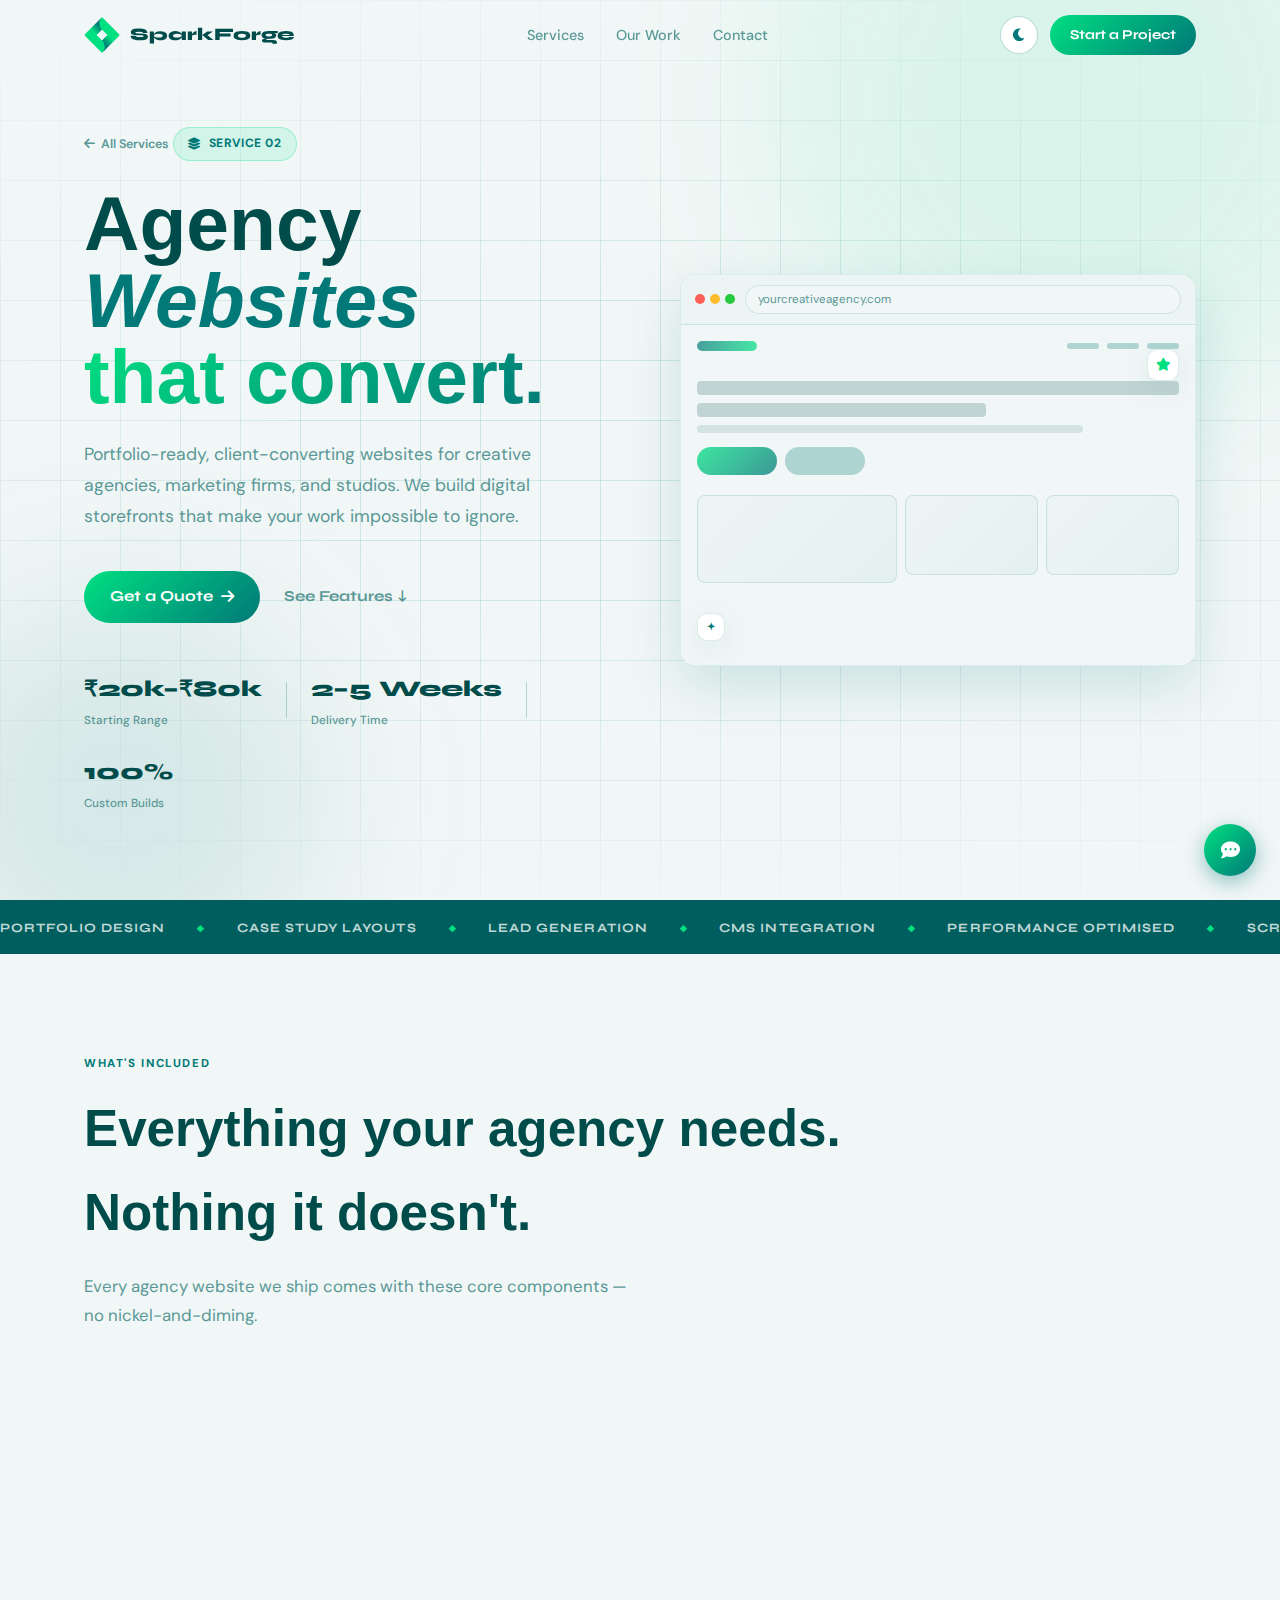
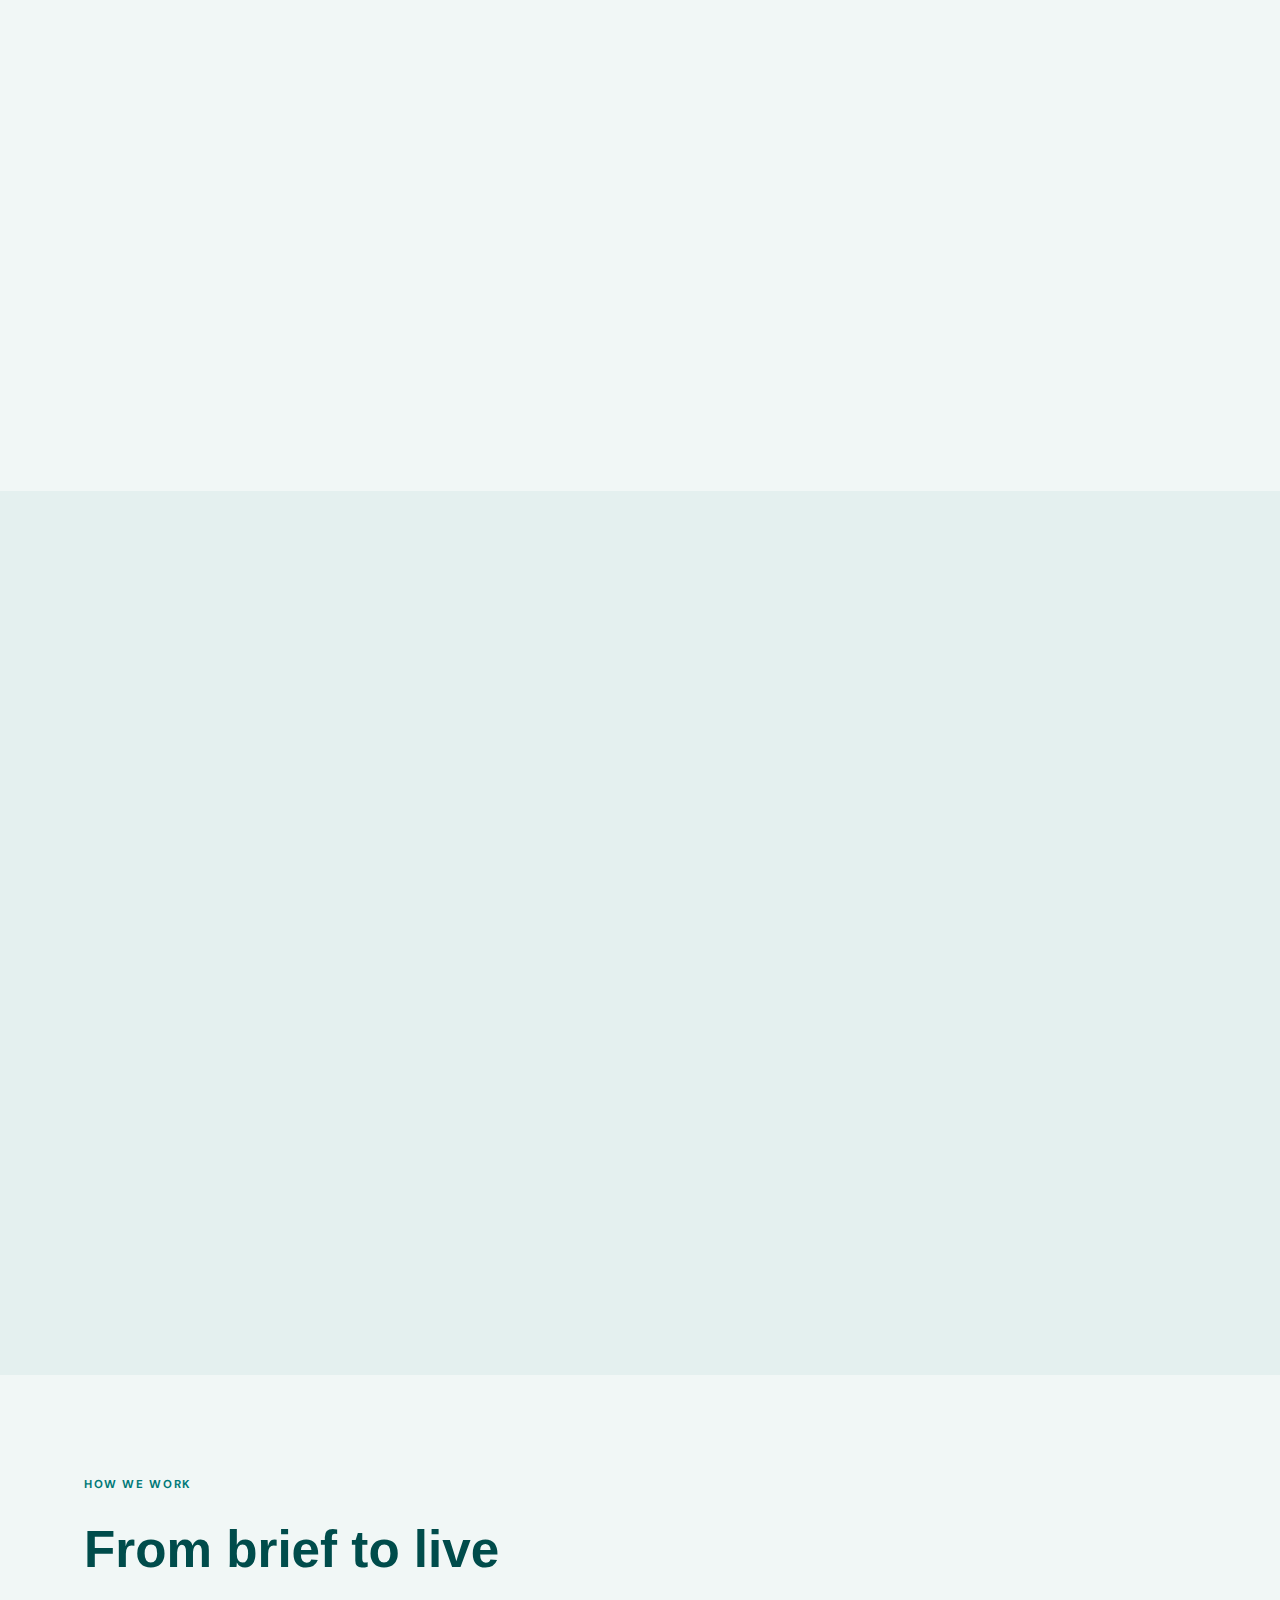
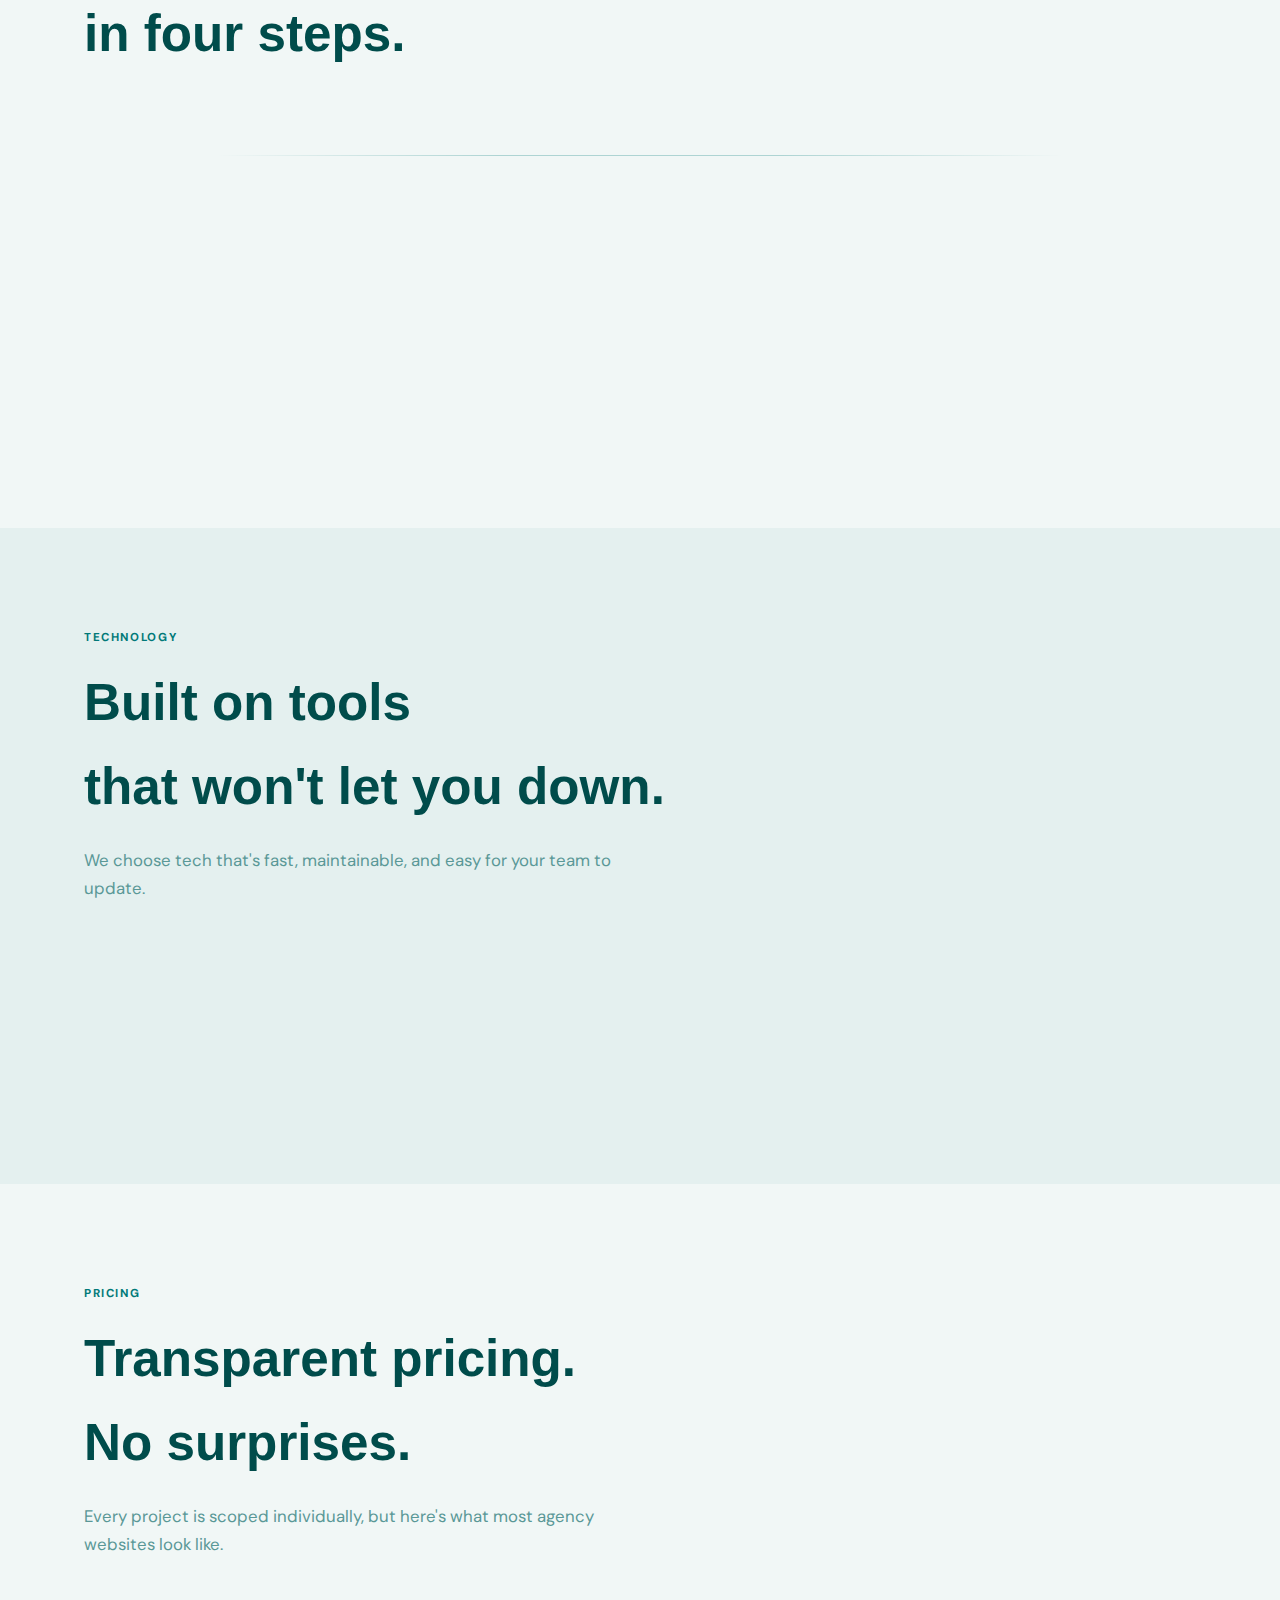
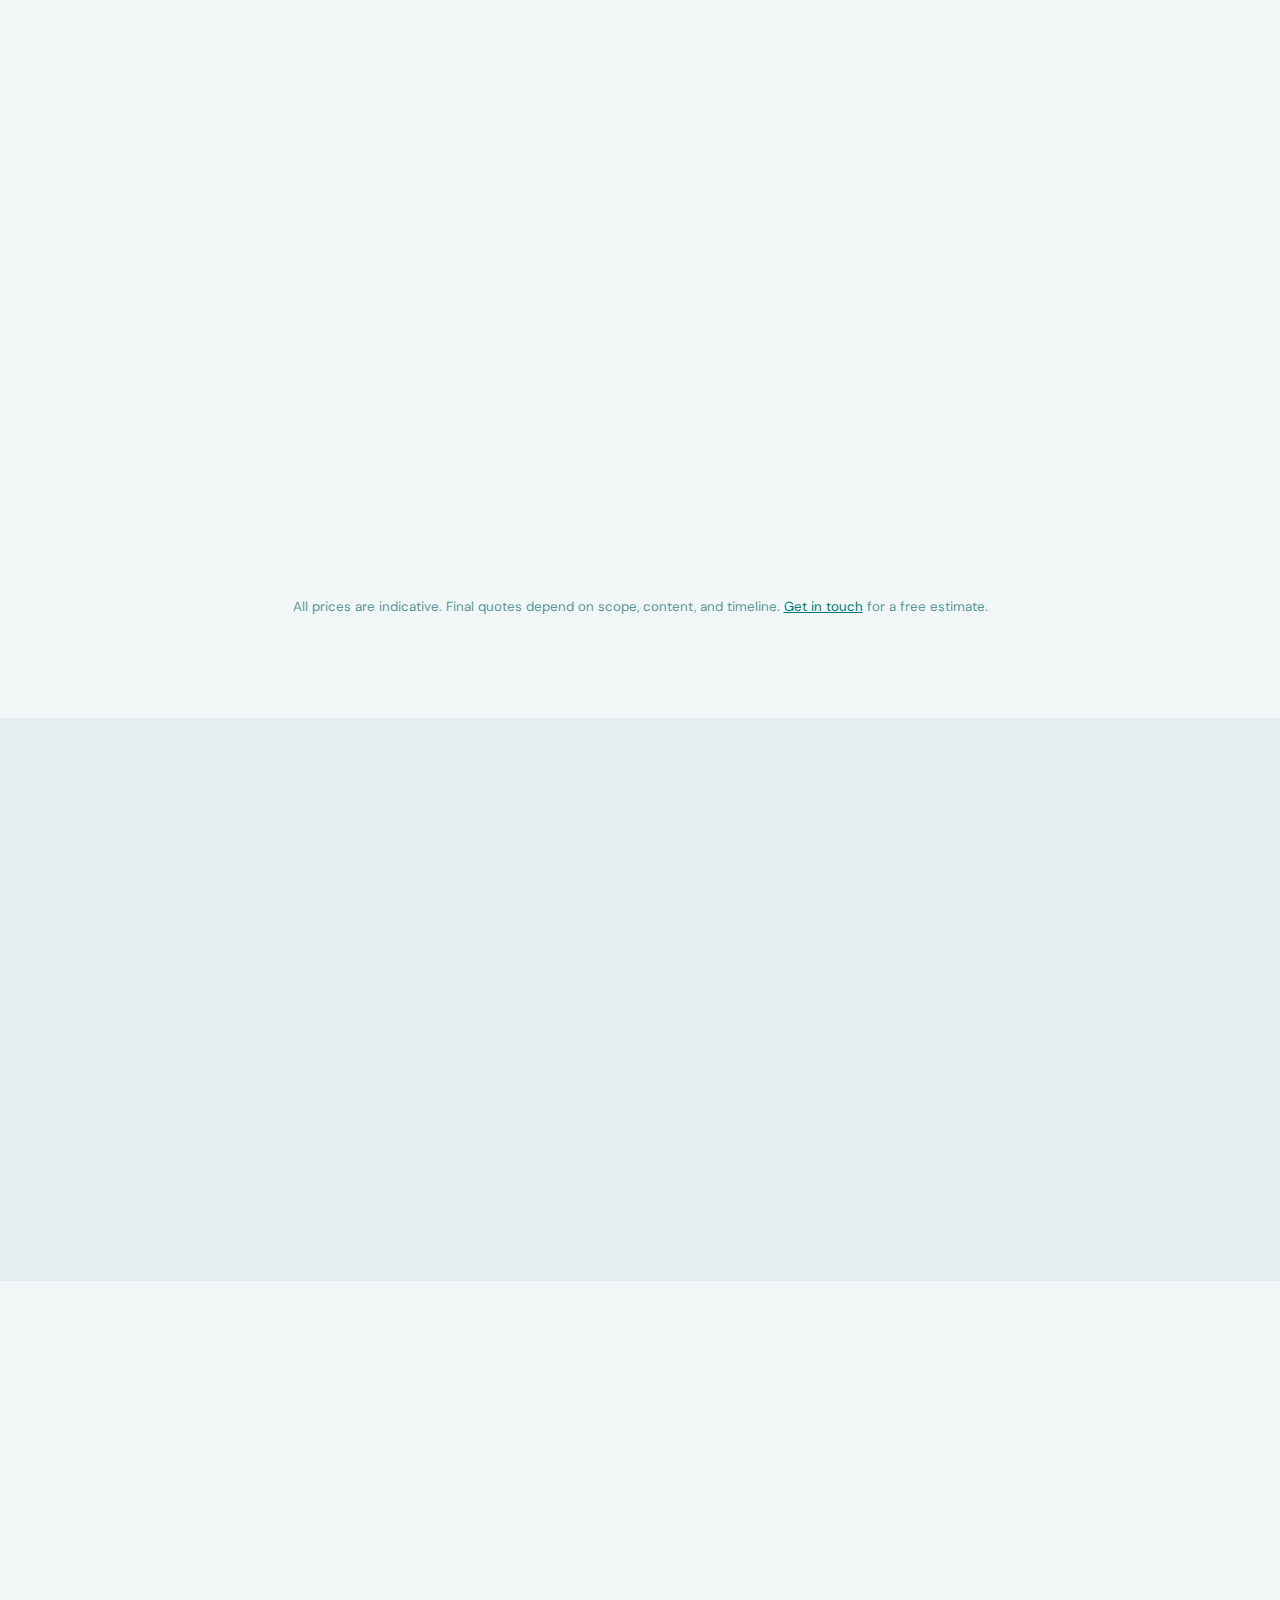
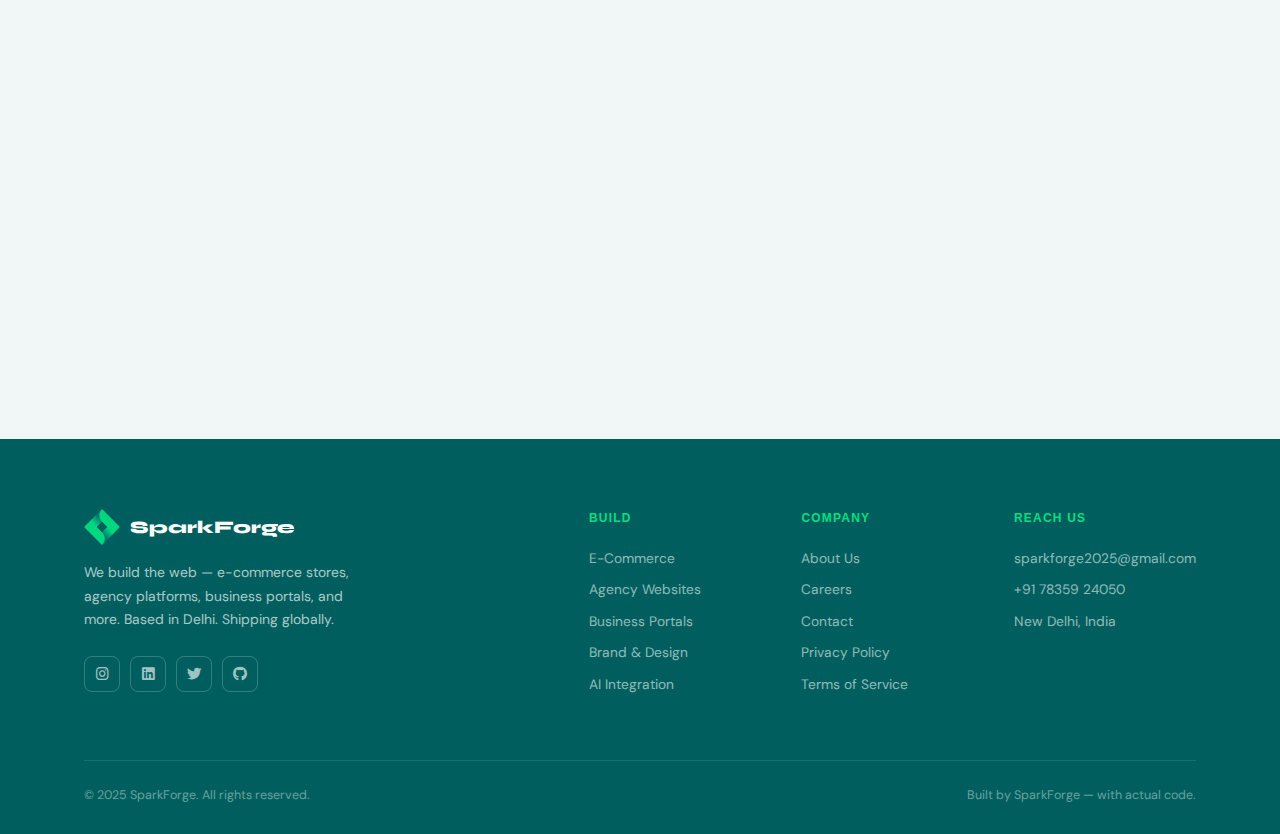
<file: Agency/agency.html>
<!DOCTYPE html>
<html lang="en" data-theme="light">
<head>
    <meta charset="UTF-8">
    <meta name="viewport" content="width=device-width, initial-scale=1.0">
    <title>Agency Websites — SparkForge</title>
    <meta name="description" content="SparkForge builds portfolio-ready, client-converting websites for creative agencies, marketing firms, and studios.">
    <link rel="stylesheet" href="agency-style.css">
    <link rel="preconnect" href="https://fonts.googleapis.com">
    <link href="https://fonts.googleapis.com/css2?family=Syne:wght@400;600;700;800&family=DM+Sans:ital,opsz,wght@0,9..40,300;0,9..40,400;0,9..40,500;1,9..40,300&display=swap" rel="stylesheet">
    <link href="https://cdnjs.cloudflare.com/ajax/libs/font-awesome/6.0.0/css/all.min.css" rel="stylesheet">
    <link rel="icon" href="/Asset/SF logo.png" type="image/png">
</head>
<body>

<!-- ══ NAVBAR ══════════════════════════════════════════════════════════════ -->
<nav class="navbar" id="navbar">
    <div class="nav-inner">
        <a href="../index.html" class="nav-logo">
            <img src="/Asset/SF logo.png" alt="SF" class="logo-img">
            <span class="logo-name">SparkForge</span>
        </a>

        <ul class="nav-links">
            <li><a href="../index.html#services">Services</a></li>
            <li><a href="../index.html#work">Our Work</a></li>
            <!-- Team link removed -->
            <li><a href="../index.html#contact">Contact</a></li>
        </ul>

        <div class="nav-right">
            <button class="theme-toggle" id="themeToggle" aria-label="Toggle dark mode">
                <i class="fas fa-moon"></i>
            </button>
            <a href="../index.html#contact" class="nav-cta">Start a Project</a>
            <button class="hamburger" id="hamburger" aria-label="Open menu">
                <span></span><span></span><span></span>
            </button>
        </div>
    </div>

    <div class="mobile-menu" id="mobileMenu">
        <a href="../index.html#services">Services</a>
        <a href="../index.html#work">Our Work</a>
        <!-- Team link removed -->
        <a href="../index.html#contact">Contact</a>
        <a href="../index.html#contact" class="mobile-cta">Start a Project →</a>
    </div>
</nav>

<!-- ══ SERVICE HERO ═══════════════════════════════════════════════════════ -->
<section class="svc-hero" id="home">
    <div class="hero-bg-grid"></div>
    <div class="hero-orb hero-orb--1"></div>
    <div class="hero-orb hero-orb--2"></div>

    <div class="container">
        <div class="svc-hero__inner">
            <div class="svc-hero__content" data-reveal>
                <a href="../index.html#services" class="breadcrumb">
                    <i class="fas fa-arrow-left"></i> All Services
                </a>
                <div class="svc-hero__badge">
                    <i class="fas fa-layer-group"></i>
                    Service 02
                </div>
                <h1 class="svc-hero__title">
                    Agency<br>
                    <em>Websites</em><br>
                    <span class="accent">that convert.</span>
                </h1>
                <p class="svc-hero__desc">
                    Portfolio-ready, client-converting websites for creative agencies, marketing firms, and studios. We build digital storefronts that make your work impossible to ignore.
                </p>
                <div class="svc-hero__actions">
                    <a href="../index.html#contact" class="btn btn--primary">Get a Quote <i class="fas fa-arrow-right"></i></a>
                    <a href="#features" class="btn btn--ghost">See Features ↓</a>
                </div>
                <div class="svc-hero__meta">
                    <div class="meta-item">
                        <strong>₹20k–₹80k</strong>
                        <span>Starting Range</span>
                    </div>
                    <div class="meta-sep"></div>
                    <div class="meta-item">
                        <strong>2–5 Weeks</strong>
                        <span>Delivery Time</span>
                    </div>
                    <div class="meta-sep"></div>
                    <div class="meta-item">
                        <strong>100%</strong>
                        <span>Custom Builds</span>
                    </div>
                </div>
            </div>

            <div class="svc-hero__visual" data-reveal>
                <div class="browser-mockup">
                    <div class="browser-bar">
                        <div class="browser-dots">
                            <span></span><span></span><span></span>
                        </div>
                        <div class="browser-url">yourcreativeagency.com</div>
                    </div>
                    <div class="browser-content">
                        <div class="mock-nav">
                            <div class="mock-logo"></div>
                            <div class="mock-links">
                                <div></div><div></div><div></div>
                            </div>
                        </div>
                        <div class="mock-hero-area">
                            <div class="mock-headline"></div>
                            <div class="mock-headline mock-headline--short"></div>
                            <div class="mock-sub"></div>
                            <div class="mock-btns">
                                <div class="mock-btn mock-btn--primary"></div>
                                <div class="mock-btn"></div>
                            </div>
                        </div>
                        <div class="mock-work-grid">
                            <div class="mock-card mock-card--tall"></div>
                            <div class="mock-card"></div>
                            <div class="mock-card"></div>
                        </div>
                        <div class="mock-floating mock-floating--1"><i class="fas fa-star"></i></div>
                        <div class="mock-floating mock-floating--2">✦</div>
                    </div>
                </div>
            </div>
        </div>
    </div>
</section>

<!-- ══ TICKER ════════════════════════════════════════════════════════════ -->
<div class="ticker" aria-hidden="true">
    <div class="ticker__track">
        <span>Portfolio Design</span><span class="ticker__dot">◆</span>
        <span>Case Study Layouts</span><span class="ticker__dot">◆</span>
        <span>Lead Generation</span><span class="ticker__dot">◆</span>
        <span>CMS Integration</span><span class="ticker__dot">◆</span>
        <span>Performance Optimised</span><span class="ticker__dot">◆</span>
        <span>Scroll Animations</span><span class="ticker__dot">◆</span>
        <span>Portfolio Design</span><span class="ticker__dot">◆</span>
        <span>Case Study Layouts</span><span class="ticker__dot">◆</span>
        <span>Lead Generation</span><span class="ticker__dot">◆</span>
        <span>CMS Integration</span><span class="ticker__dot">◆</span>
        <span>Performance Optimised</span><span class="ticker__dot">◆</span>
        <span>Scroll Animations</span><span class="ticker__dot">◆</span>
    </div>
</div>

<!-- ══ WHAT IS INCLUDED ══════════════════════════════════════════════════ -->
<section class="features" id="features">
    <div class="container">
        <p class="section-label">What's Included</p>
        <h2 class="section-title">Everything your agency needs.<br>Nothing it doesn't.</h2>
        <p class="section-sub">Every agency website we ship comes with these core components — no nickel-and-diming.</p>

        <div class="features-grid">

            <div class="feature-card" data-reveal>
                <div class="feature-card__icon">
                    <i class="fas fa-images"></i>
                </div>
                <h3>Portfolio & Case Studies</h3>
                <p>Beautifully structured project showcases with filterable galleries, detailed case study layouts, and client testimonials. Let your work do the talking.</p>
            </div>

            <div class="feature-card" data-reveal>
                <div class="feature-card__icon">
                    <i class="fas fa-magnet"></i>
                </div>
                <h3>Lead Generation Forms</h3>
                <p>Smart intake forms that capture project details, budget, and timeline. Every form is connected to your email and optional CRM, so no lead slips through.</p>
            </div>

            <div class="feature-card" data-reveal>
                <div class="feature-card__icon">
                    <i class="fas fa-edit"></i>
                </div>
                <h3>CMS Integration</h3>
                <p>Update your portfolio, blog, or team page without touching a line of code. We hook you up with a CMS that fits your workflow — whether it's Sanity, Contentful, or a custom setup.</p>
            </div>

            <div class="feature-card" data-reveal>
                <div class="feature-card__icon">
                    <i class="fas fa-bolt"></i>
                </div>
                <h3>Performance Optimised</h3>
                <p>99/100 Lighthouse scores, image optimisation, lazy loading, and CDN delivery. Fast everywhere — including slow mobile connections on the go.</p>
            </div>

            <div class="feature-card" data-reveal>
                <div class="feature-card__icon">
                    <i class="fas fa-mobile-alt"></i>
                </div>
                <h3>Mobile-First Design</h3>
                <p>Built from the phone up. Every layout, animation, and interaction is tested on real devices to look flawless at every screen size.</p>
            </div>

            <div class="feature-card" data-reveal>
                <div class="feature-card__icon">
                    <i class="fas fa-chart-line"></i>
                </div>
                <h3>SEO & Analytics</h3>
                <p>Structured metadata, Open Graph tags, sitemap, and Google Analytics integration. You'll rank, and you'll know exactly where your visitors come from.</p>
            </div>

            <div class="feature-card" data-reveal>
                <div class="feature-card__icon">
                    <i class="fas fa-magic"></i>
                </div>
                <h3>Scroll Animations</h3>
                <p>Purposeful micro-interactions and reveal animations that create a premium feel without sacrificing performance or accessibility.</p>
            </div>

            <div class="feature-card" data-reveal>
                <div class="feature-card__icon">
                    <i class="fas fa-shield-alt"></i>
                </div>
                <h3>SSL & Security</h3>
                <p>HTTPS by default, form spam protection, and security best practices baked in from the start — not bolted on later.</p>
            </div>

        </div>
    </div>
</section>

<!-- ══ WHO IS IT FOR ═════════════════════════════════════════════════════ -->
<section class="who-for">
    <div class="container">
        <div class="who-for__inner">
            <div class="who-for__text" data-reveal>
                <p class="section-label">Who It's For</p>
                <h2 class="section-title">Built for agencies<br>who mean business.</h2>
                <p class="section-sub">Whether you're a solo creative or a team of 20, your website needs to communicate one thing instantly: <em>we're the right choice.</em></p>

                <div class="who-list">
                    <div class="who-item">
                        <div class="who-item__icon"><i class="fas fa-palette"></i></div>
                        <div>
                            <strong>Creative & Design Agencies</strong>
                            <p>Showcase brand, UI/UX, and print work with a portfolio that feels as creative as the work itself.</p>
                        </div>
                    </div>
                    <div class="who-item">
                        <div class="who-item__icon"><i class="fas fa-bullhorn"></i></div>
                        <div>
                            <strong>Marketing & Growth Firms</strong>
                            <p>Highlight results, case studies, and client wins. Optimised for conversions from the homepage down.</p>
                        </div>
                    </div>
                    <div class="who-item">
                        <div class="who-item__icon"><i class="fas fa-film"></i></div>
                        <div>
                            <strong>Video & Production Studios</strong>
                            <p>Reel-forward layouts with smooth video playback, showreel embeds, and project breakdowns.</p>
                        </div>
                    </div>
                    <div class="who-item">
                        <div class="who-item__icon"><i class="fas fa-code"></i></div>
                        <div>
                            <strong>Dev & Tech Shops</strong>
                            <p>Technical credibility with clean, fast design. Show your stack, your process, and your team clearly.</p>
                        </div>
                    </div>
                </div>
            </div>

            <div class="who-for__visual" data-reveal>
                <div class="testimonial-stack">
                    <div class="testimonial-card testimonial-card--top">
                        <div class="testimonial-stars">
                            <i class="fas fa-star"></i><i class="fas fa-star"></i><i class="fas fa-star"></i><i class="fas fa-star"></i><i class="fas fa-star"></i>
                        </div>
                        <p>"SparkForge built our agency site in 3 weeks. Leads jumped within the first month. Worth every rupee."</p>
                        <div class="testimonial-author">
                            <div class="testimonial-avatar">RK</div>
                            <div>
                                <strong>Rohan K.</strong>
                                <span>Founder, Pixel Studio</span>
                            </div>
                        </div>
                    </div>
                    <div class="testimonial-card testimonial-card--bottom">
                        <div class="testimonial-stars">
                            <i class="fas fa-star"></i><i class="fas fa-star"></i><i class="fas fa-star"></i><i class="fas fa-star"></i><i class="fas fa-star"></i>
                        </div>
                        <p>"Our old site was embarrassing clients away. The new one closes deals before we even pick up the phone."</p>
                        <div class="testimonial-author">
                            <div class="testimonial-avatar">AM</div>
                            <div>
                                <strong>Anika M.</strong>
                                <span>Creative Director, Hue Collective</span>
                            </div>
                        </div>
                    </div>
                    <div class="floating-badge floating-badge--1">
                        <i class="fas fa-rocket"></i>
                        <span>Fast delivery</span>
                    </div>
                    <div class="floating-badge floating-badge--2">
                        <i class="fas fa-check-circle"></i>
                        <span>100% custom</span>
                    </div>
                </div>
            </div>
        </div>
    </div>
</section>

<!-- ══ PROCESS ════════════════════════════════════════════════════════════ -->
<section class="process">
    <div class="container">
        <p class="section-label">How We Work</p>
        <h2 class="section-title">From brief to live<br>in four steps.</h2>

        <div class="process-grid">

            <div class="process-step" data-reveal>
                <div class="process-step__num">01</div>
                <div class="process-step__icon"><i class="fas fa-comments"></i></div>
                <h3>Discovery Call</h3>
                <p>We learn about your agency, your clients, your goals, and the vibe you're going for. No forms, just a real conversation.</p>
            </div>

            <div class="process-step" data-reveal>
                <div class="process-step__num">02</div>
                <div class="process-step__icon"><i class="fas fa-pencil-ruler"></i></div>
                <h3>Design & Prototype</h3>
                <p>We design in Figma first — layouts, typography, colour, and motion. You review, give feedback, and we iterate until it's right.</p>
            </div>

            <div class="process-step" data-reveal>
                <div class="process-step__num">03</div>
                <div class="process-step__icon"><i class="fas fa-laptop-code"></i></div>
                <h3>Build & Test</h3>
                <p>Pixel-perfect development with real code. We test across devices, browsers, and connection speeds before handing over anything.</p>
            </div>

            <div class="process-step" data-reveal>
                <div class="process-step__num">04</div>
                <div class="process-step__icon"><i class="fas fa-rocket"></i></div>
                <h3>Launch & Support</h3>
                <p>We deploy, configure DNS, set up analytics, and walk you through your CMS. Then we stick around for 30 days post-launch.</p>
            </div>

        </div>
    </div>
</section>

<!-- ══ TECH STACK ══════════════════════════════════════════════════════════ -->
<section class="tech-stack">
    <div class="container">
        <p class="section-label">Technology</p>
        <h2 class="section-title">Built on tools<br>that won't let you down.</h2>
        <p class="section-sub">We choose tech that's fast, maintainable, and easy for your team to update.</p>

        <div class="tech-grid">
            <div class="tech-item" data-reveal>
                <div class="tech-item__icon"><i class="fab fa-react"></i></div>
                <span>React / Next.js</span>
            </div>
            <div class="tech-item" data-reveal>
                <div class="tech-item__icon"><i class="fab fa-js"></i></div>
                <span>Vanilla JS</span>
            </div>
            <div class="tech-item" data-reveal>
                <div class="tech-item__icon"><i class="fab fa-html5"></i></div>
                <span>HTML5 / CSS3</span>
            </div>
            <div class="tech-item" data-reveal>
                <div class="tech-item__icon"><i class="fas fa-database"></i></div>
                <span>Sanity CMS</span>
            </div>
            <div class="tech-item" data-reveal>
                <div class="tech-item__icon"><i class="fas fa-server"></i></div>
                <span>Vercel / Netlify</span>
            </div>
            <div class="tech-item" data-reveal>
                <div class="tech-item__icon"><i class="fab fa-figma"></i></div>
                <span>Figma Design</span>
            </div>
        </div>
    </div>
</section>

<!-- ══ PRICING ════════════════════════════════════════════════════════════ -->
<section class="pricing" id="pricing">
    <div class="container">
        <p class="section-label">Pricing</p>
        <h2 class="section-title">Transparent pricing.<br>No surprises.</h2>
        <p class="section-sub">Every project is scoped individually, but here's what most agency websites look like.</p>

        <div class="pricing-grid">

            <div class="pricing-card" data-reveal>
                <div class="pricing-card__header">
                    <h3>Starter</h3>
                    <div class="pricing-card__price">
                        <span class="price__currency">₹</span>
                        <span class="price__num">20,000</span>
                    </div>
                    <p>Perfect for solo creatives and boutique studios just getting started online.</p>
                </div>
                <ul class="pricing-card__list">
                    <li><i class="fas fa-check"></i> Up to 5 pages</li>
                    <li><i class="fas fa-check"></i> Portfolio gallery</li>
                    <li><i class="fas fa-check"></i> Contact form</li>
                    <li><i class="fas fa-check"></i> Mobile responsive</li>
                    <li><i class="fas fa-check"></i> SSL + deployment</li>
                    <li class="muted"><i class="fas fa-times"></i> CMS integration</li>
                    <li class="muted"><i class="fas fa-times"></i> Case study layouts</li>
                </ul>
                <a href="../index.html#contact" class="btn btn--ghost-dark">Get Started →</a>
            </div>

            <div class="pricing-card pricing-card--featured" data-reveal>
                <div class="pricing-card__badge">Most Popular</div>
                <div class="pricing-card__header">
                    <h3>Growth</h3>
                    <div class="pricing-card__price">
                        <span class="price__currency">₹</span>
                        <span class="price__num">45,000</span>
                    </div>
                    <p>The full package for agencies that need to win clients online, every day.</p>
                </div>
                <ul class="pricing-card__list">
                    <li><i class="fas fa-check"></i> Up to 10 pages</li>
                    <li><i class="fas fa-check"></i> Portfolio + case studies</li>
                    <li><i class="fas fa-check"></i> CMS integration</li>
                    <li><i class="fas fa-check"></i> Lead gen forms</li>
                    <li><i class="fas fa-check"></i> Blog / insights section</li>
                    <li><i class="fas fa-check"></i> SEO + analytics setup</li>
                    <li><i class="fas fa-check"></i> Scroll animations</li>
                </ul>
                <a href="../index.html#contact" class="btn btn--primary">Get Started <i class="fas fa-arrow-right"></i></a>
            </div>

            <div class="pricing-card" data-reveal>
                <div class="pricing-card__header">
                    <h3>Enterprise</h3>
                    <div class="pricing-card__price">
                        <span class="price__currency">₹</span>
                        <span class="price__num">80,000+</span>
                    </div>
                    <p>For established firms with complex needs, multiple services, and big ambitions.</p>
                </div>
                <ul class="pricing-card__list">
                    <li><i class="fas fa-check"></i> Unlimited pages</li>
                    <li><i class="fas fa-check"></i> Custom animations</li>
                    <li><i class="fas fa-check"></i> Advanced CMS</li>
                    <li><i class="fas fa-check"></i> Multi-language support</li>
                    <li><i class="fas fa-check"></i> Client portal</li>
                    <li><i class="fas fa-check"></i> Priority support</li>
                    <li><i class="fas fa-check"></i> Monthly retainer option</li>
                </ul>
                <a href="../index.html#contact" class="btn btn--ghost-dark">Let's Talk →</a>
            </div>

        </div>

        <p class="pricing-note">All prices are indicative. Final quotes depend on scope, content, and timeline. <a href="../index.html#contact">Get in touch</a> for a free estimate.</p>
    </div>
</section>

<!-- ══ FAQ ══════════════════════════════════════════════════════════════════ -->
<section class="faq">
    <div class="container">
        <div class="faq__inner">
            <div class="faq__header" data-reveal>
                <p class="section-label">FAQ</p>
                <h2 class="section-title">Questions?<br>We've got answers.</h2>
            </div>

            <div class="faq__list">

                <div class="faq-item" data-reveal>
                    <button class="faq-q" aria-expanded="false">
                        How long does it take to build an agency website?
                        <i class="fas fa-plus"></i>
                    </button>
                    <div class="faq-a">
                        <p>Most agency websites are delivered in 2–5 weeks depending on scope. Starter projects take about 2 weeks. Growth and Enterprise projects with CMS, animations, and more pages take 4–6 weeks.</p>
                    </div>
                </div>

                <div class="faq-item" data-reveal>
                    <button class="faq-q" aria-expanded="false">
                        Do I need to provide content and copy?
                        <i class="fas fa-plus"></i>
                    </button>
                    <div class="faq-a">
                        <p>You provide the raw material — services, work samples, team bios, and brand assets. We'll help structure and write the final copy, or you can provide your own. Either works.</p>
                    </div>
                </div>

                <div class="faq-item" data-reveal>
                    <button class="faq-q" aria-expanded="false">
                        Can I update the site myself after launch?
                        <i class="fas fa-plus"></i>
                    </button>
                    <div class="faq-a">
                        <p>Yes — that's the whole point of CMS integration. Growth and Enterprise packages come with a CMS where you can add case studies, update team pages, or post blog content without writing any code.</p>
                    </div>
                </div>

                <div class="faq-item" data-reveal>
                    <button class="faq-q" aria-expanded="false">
                        What if I already have a brand identity?
                        <i class="fas fa-plus"></i>
                    </button>
                    <div class="faq-a">
                        <p>Great — we'll work within your existing brand guidelines. Just share your style guide, fonts, and logo assets and we'll build a website that feels like an authentic extension of your identity.</p>
                    </div>
                </div>

                <div class="faq-item" data-reveal>
                    <button class="faq-q" aria-expanded="false">
                        Do you offer post-launch support?
                        <i class="fas fa-plus"></i>
                    </button>
                    <div class="faq-a">
                        <p>All projects include 30 days of free post-launch support. If something breaks or needs tweaking, we're on it. After that, we offer affordable monthly retainer plans for ongoing updates and support.</p>
                    </div>
                </div>

                <div class="faq-item" data-reveal>
                    <button class="faq-q" aria-expanded="false">
                        Can you redesign our existing agency website?
                        <i class="fas fa-plus"></i>
                    </button>
                    <div class="faq-a">
                        <p>Absolutely. Redesigns are one of our most common requests. We'll audit your current site, understand what's working, and rebuild it from the ground up with a focus on leads and conversions.</p>
                    </div>
                </div>

            </div>
        </div>
    </div>
</section>

<!-- ══ CTA ═══════════════════════════════════════════════════════════════ -->
<section class="service-cta">
    <div class="container">
        <div class="service-cta__inner" data-reveal>
            <div class="service-cta__orb"></div>
            <p class="section-label">Ready to Start?</p>
            <h2>Your agency deserves<br>a website that <em>wins.</em></h2>
            <p>Tell us about your project and we'll get back to you within 24 hours with a plan.</p>
            <div class="service-cta__actions">
                <a href="../index.html#contact" class="btn btn--primary">Start a Project <i class="fas fa-arrow-right"></i></a>
                <a href="mailto:sparkforge2025@gmail.com" class="btn btn--ghost">sparkforge2025@gmail.com</a>
            </div>
            <div class="service-cta__meta">
                <span><i class="fas fa-clock"></i> Reply within 24 hrs</span>
                <span><i class="fas fa-phone"></i> +91 78359 24050</span>
                <span><i class="fas fa-map-marker-alt"></i> New Delhi, India</span>
            </div>
        </div>
    </div>
</section>

<!-- ══ FOOTER ════════════════════════════════════════════════════════════ -->
<footer class="footer">
    <div class="container">
        <div class="footer-top">
            <div class="footer-brand">
                <a href="../index.html" class="nav-logo">
                    <img src="/Asset/SF logo.png" alt="SF" class="logo-img logo-img--inv">
                    <span class="logo-name logo-name--inv">SparkForge</span>
                </a>
                <p class="footer-brand__desc">We build the web — e-commerce stores, agency platforms, business portals, and more. Based in Delhi. Shipping globally.</p>
                <div class="footer-socials">
                    <a href="https://www.instagram.com/sparkforge2025" target="_blank" rel="noopener"><i class="fab fa-instagram"></i></a>
                    <a href="#"><i class="fab fa-linkedin"></i></a>
                    <a href="#"><i class="fab fa-twitter"></i></a>
                    <a href="#"><i class="fab fa-github"></i></a>
                </div>
            </div>

            <div class="footer-links">
                <div class="footer-col">
                    <h5>Build</h5>
                    <a href="/E-Commerce/ecommerce.html">E-Commerce</a>
                    <a href="/Agency/agency.html">Agency Websites</a>
                    <a href="/Business Portal/portal.html">Business Portals</a>
                    <a href="/Brand Design/brand.html">Brand &amp; Design</a>
                    <a href="/AI Integration/ai.html">AI Integration</a>
                </div>
                <div class="footer-col">
                    <h5>Company</h5>
                    <a href="/About Us/about-us.html">About Us</a>
                    <a href="/careers/careers.html">Careers</a>
                    <a href="/Contact/contact.html">Contact</a>
                    <a href="/Privacy Policy/privacy.html">Privacy Policy</a>
                    <a href="/Terms and Conditions/terms.html">Terms of Service</a>
                </div>
                <div class="footer-col">
                    <h5>Reach Us</h5>
                    <a href="mailto:sparkforge2025@gmail.com">sparkforge2025@gmail.com</a>
                    <a href="tel:+917835924050">+91 78359 24050</a>
                    <span>New Delhi, India</span>
                </div>
            </div>
        </div>

        <div class="footer-bottom">
            <p>© 2025 SparkForge. All rights reserved.</p>
            <p>Built by SparkForge — with actual code.</p>
        </div>
    </div>
</footer>

<!-- ══ CHATBOT ════════════════════════════════════════════════════════════ -->
<div class="chatbot" id="chatbot">
    <button class="chatbot__toggle" id="chatToggle" aria-label="Open chat">
        <i class="fas fa-comment-dots" id="chatOpenIcon"></i>
        <i class="fas fa-times" id="chatCloseIcon"></i>
    </button>

    <div class="chatbot__box" id="chatBox">
        <div class="chatbot__header">
            <div class="chatbot__avatar">SF</div>
            <div>
                <strong>SparkForge</strong>
                <span>We reply fast ⚡</span>
            </div>
        </div>
        <div class="chatbot__messages" id="chatMessages"></div>
        <div class="chatbot__quick" id="chatQuick">
            <button data-msg="How much does an agency website cost?">Pricing</button>
            <button data-msg="How long does it take?">Timeline</button>
            <button data-msg="How do I get started?">Get started</button>
            <button data-msg="Tell me about the team">The team</button>
        </div>
        <div class="chatbot__input">
            <input type="text" id="chatInput" placeholder="Ask anything…" autocomplete="off">
            <button id="chatSend" aria-label="Send">
                <i class="fas fa-paper-plane"></i>
            </button>
        </div>
    </div>
</div>

<script src="agency-script.js"></script>
</body>
</html>
</file>
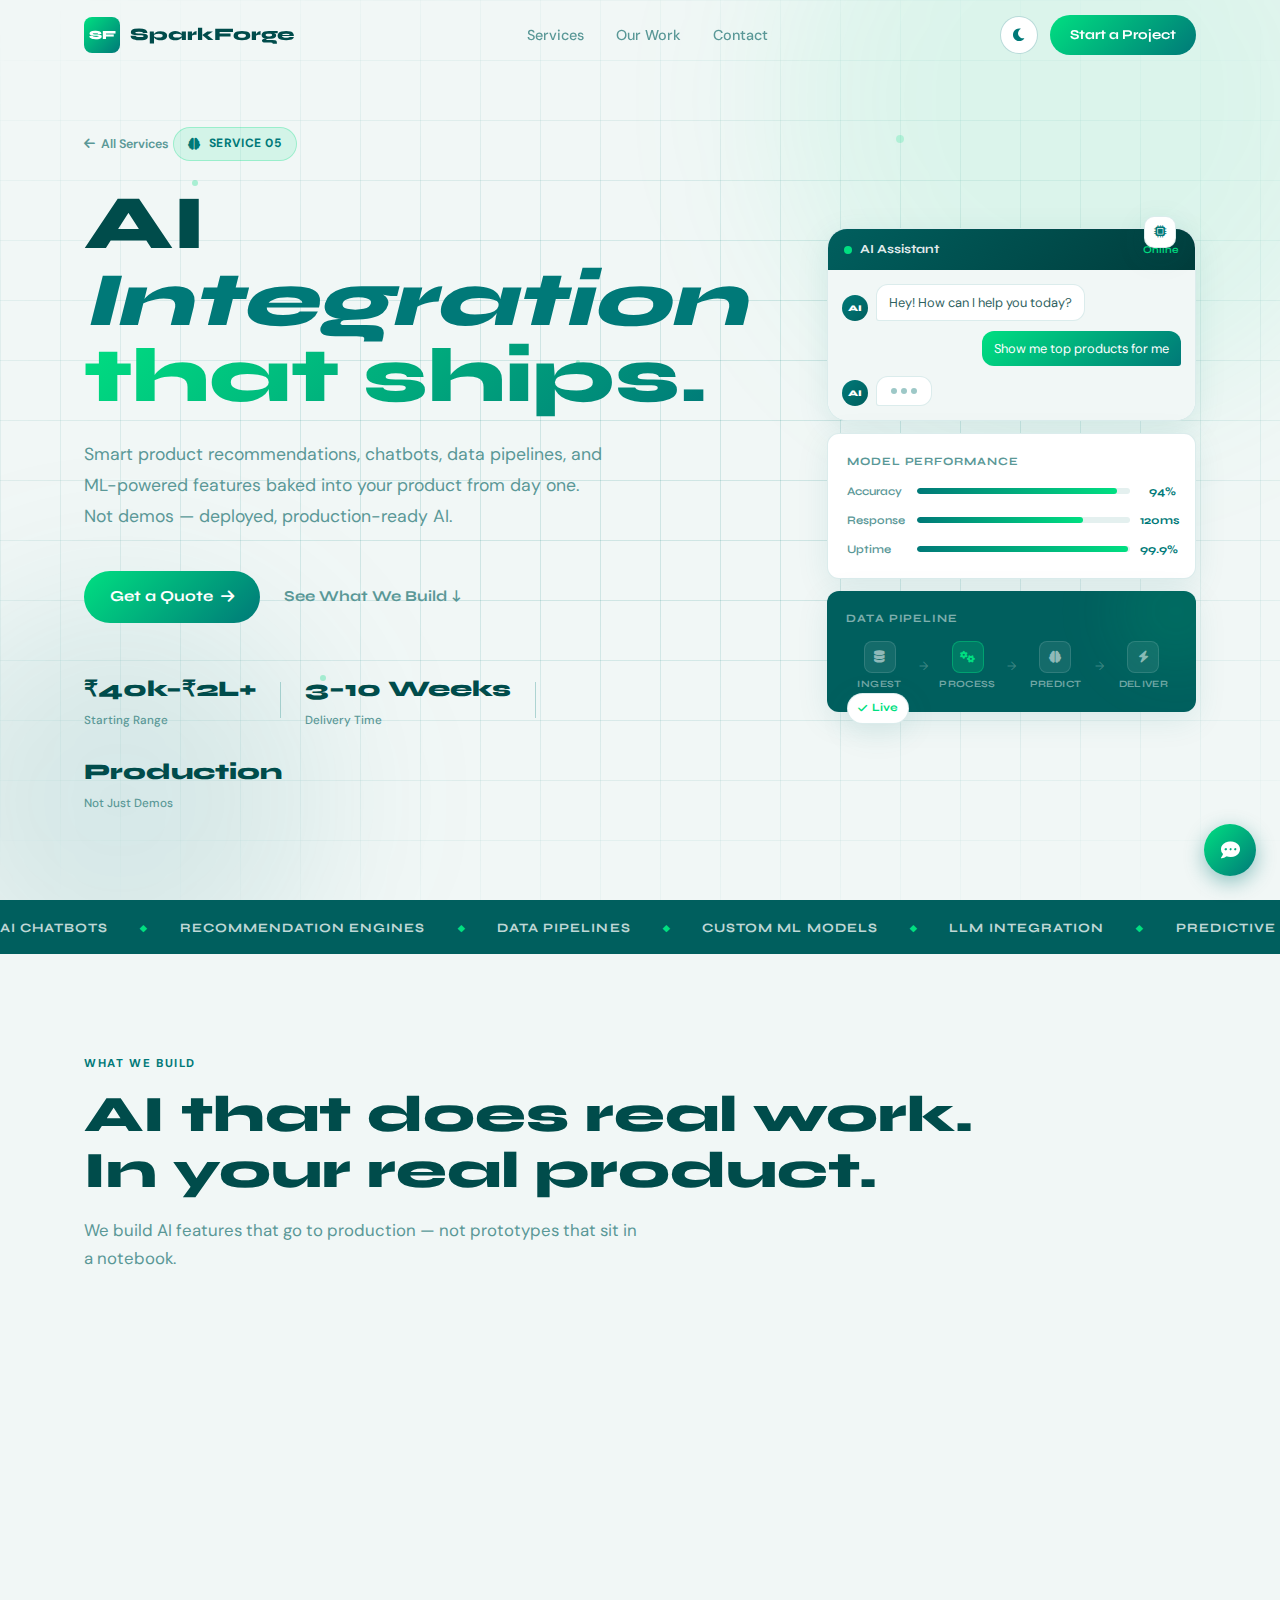
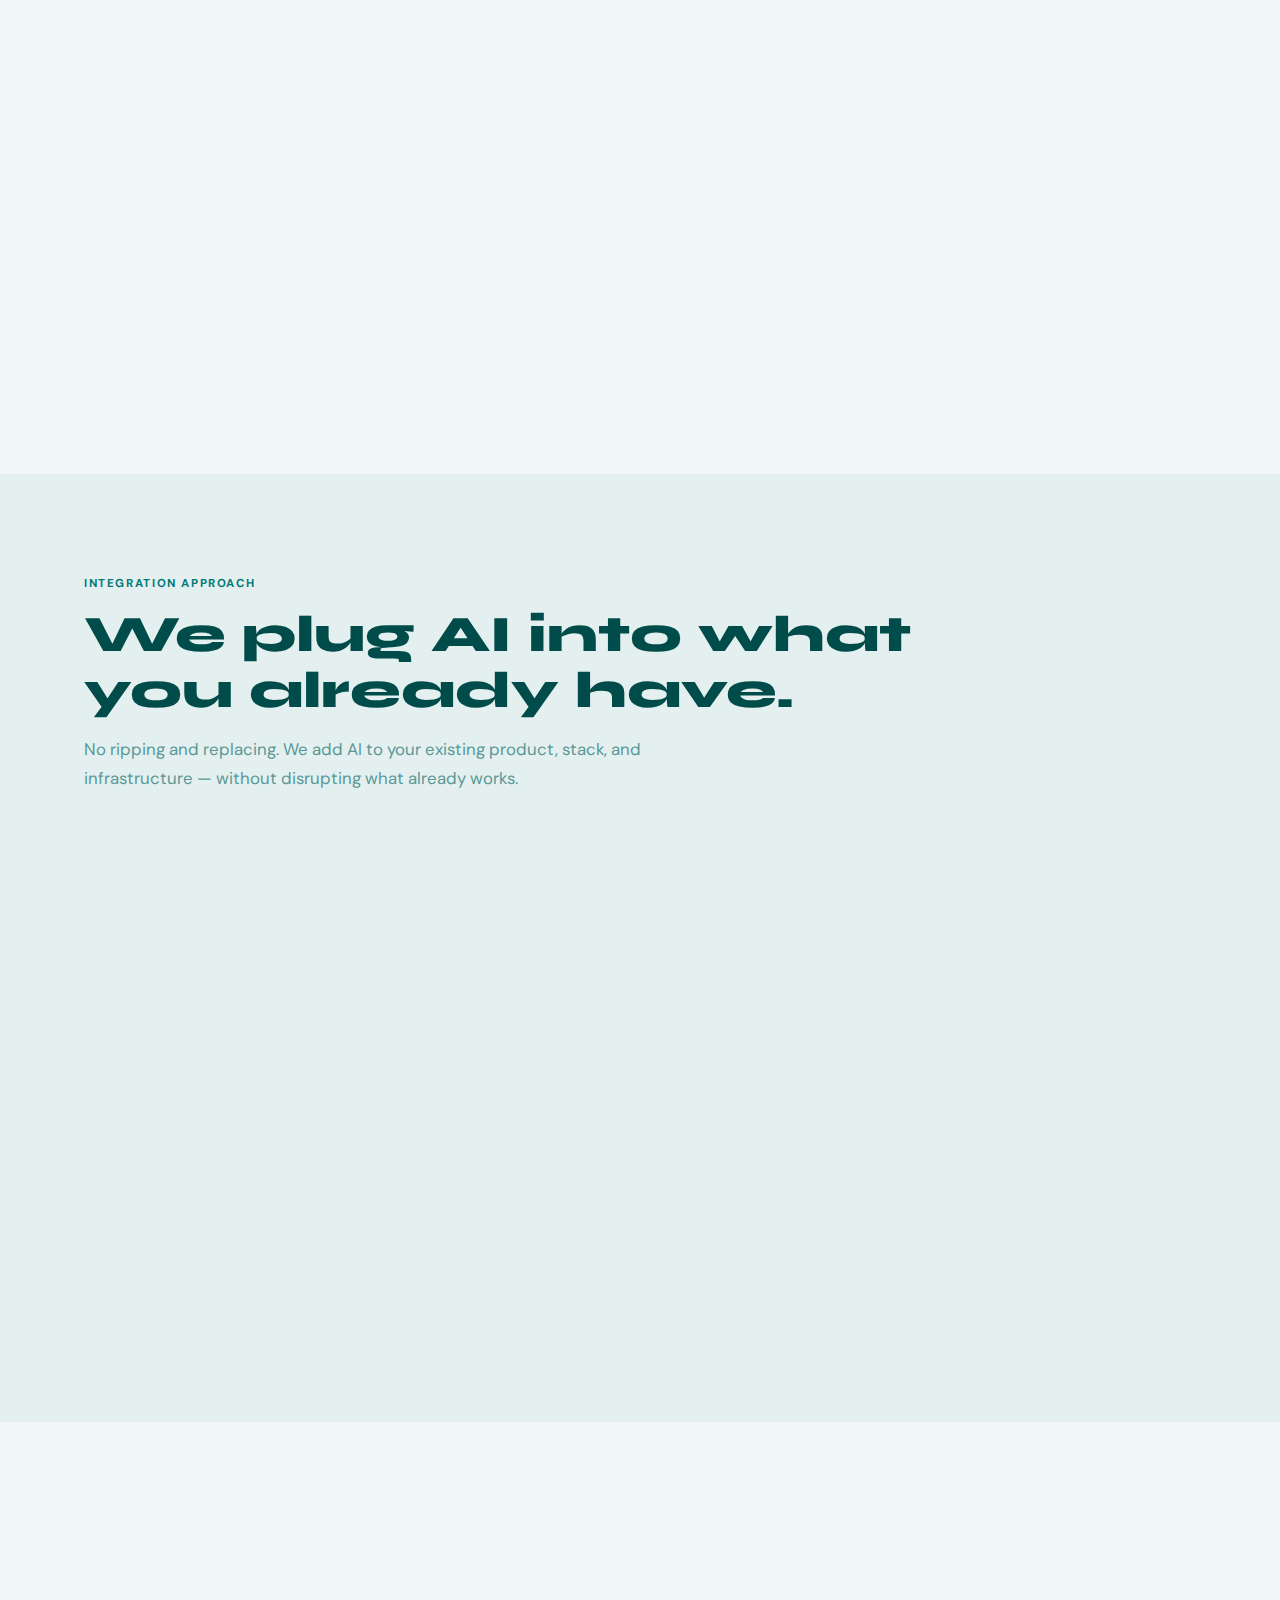
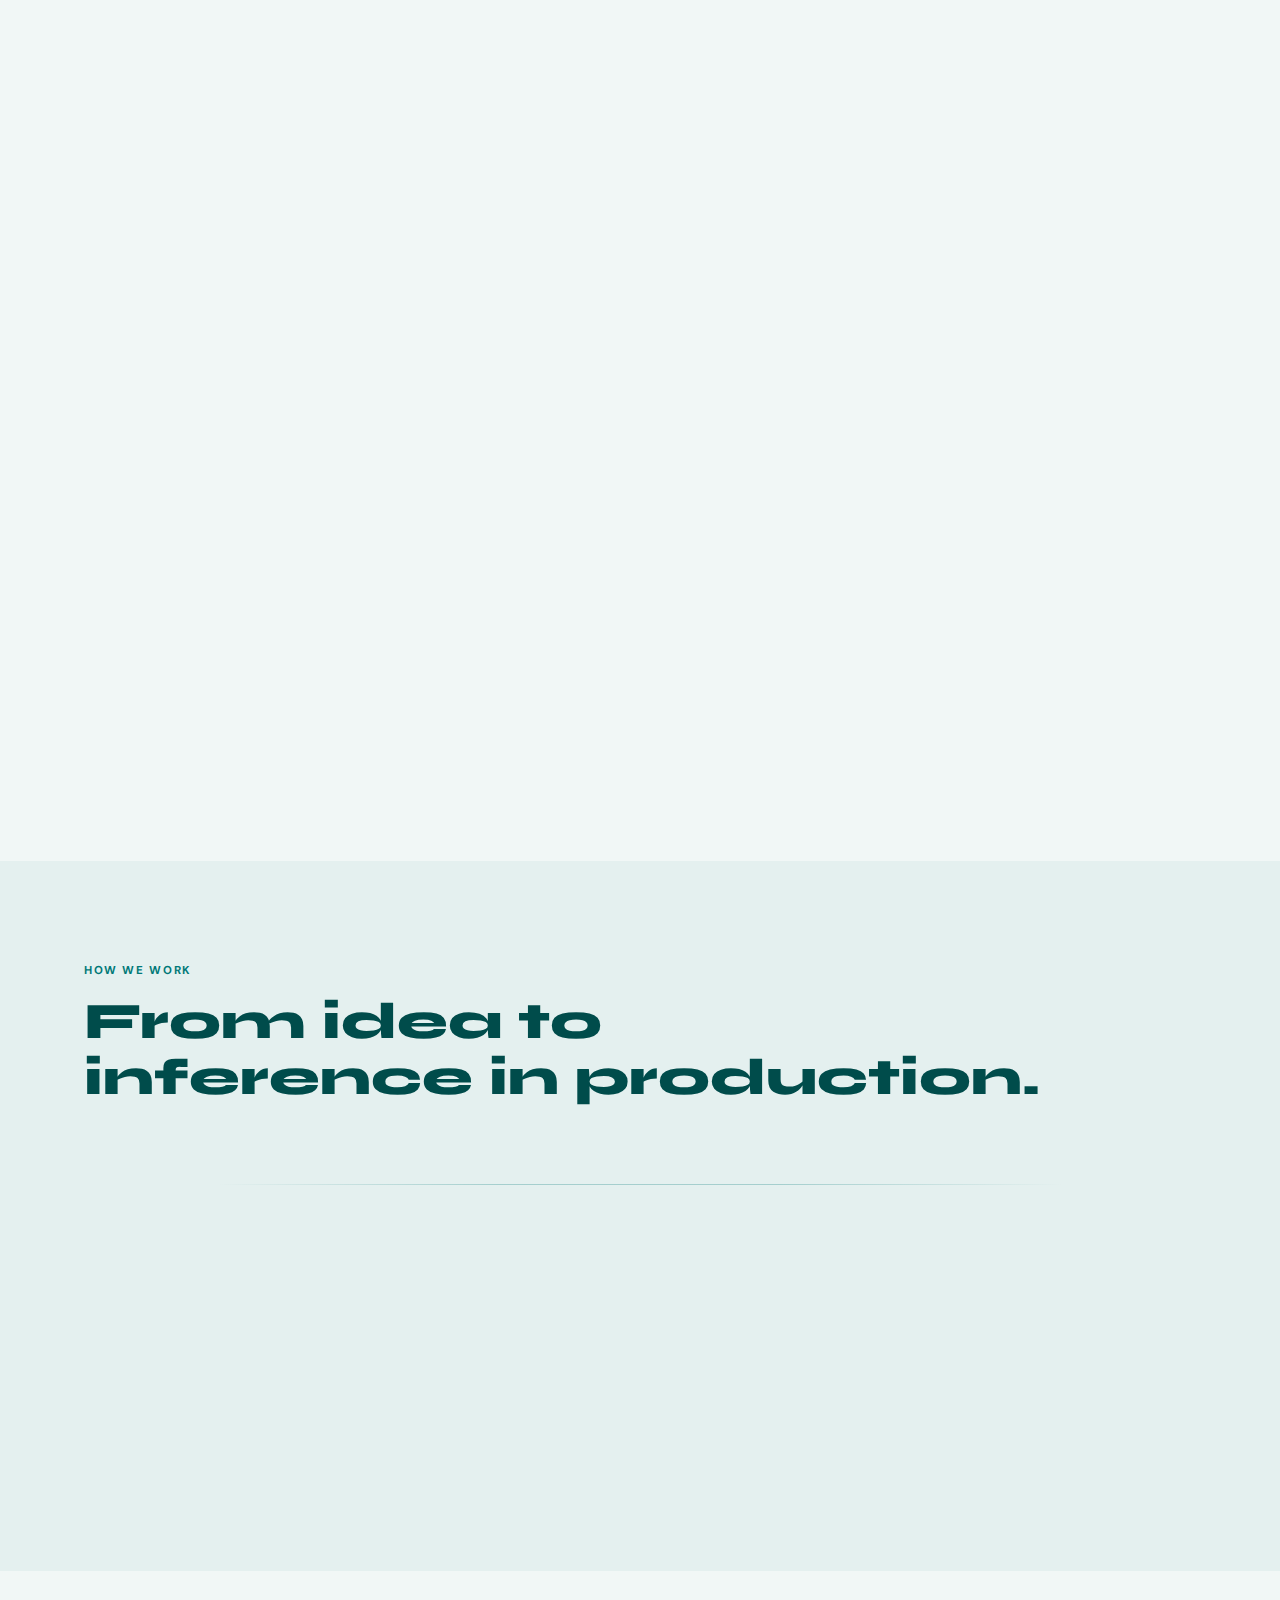
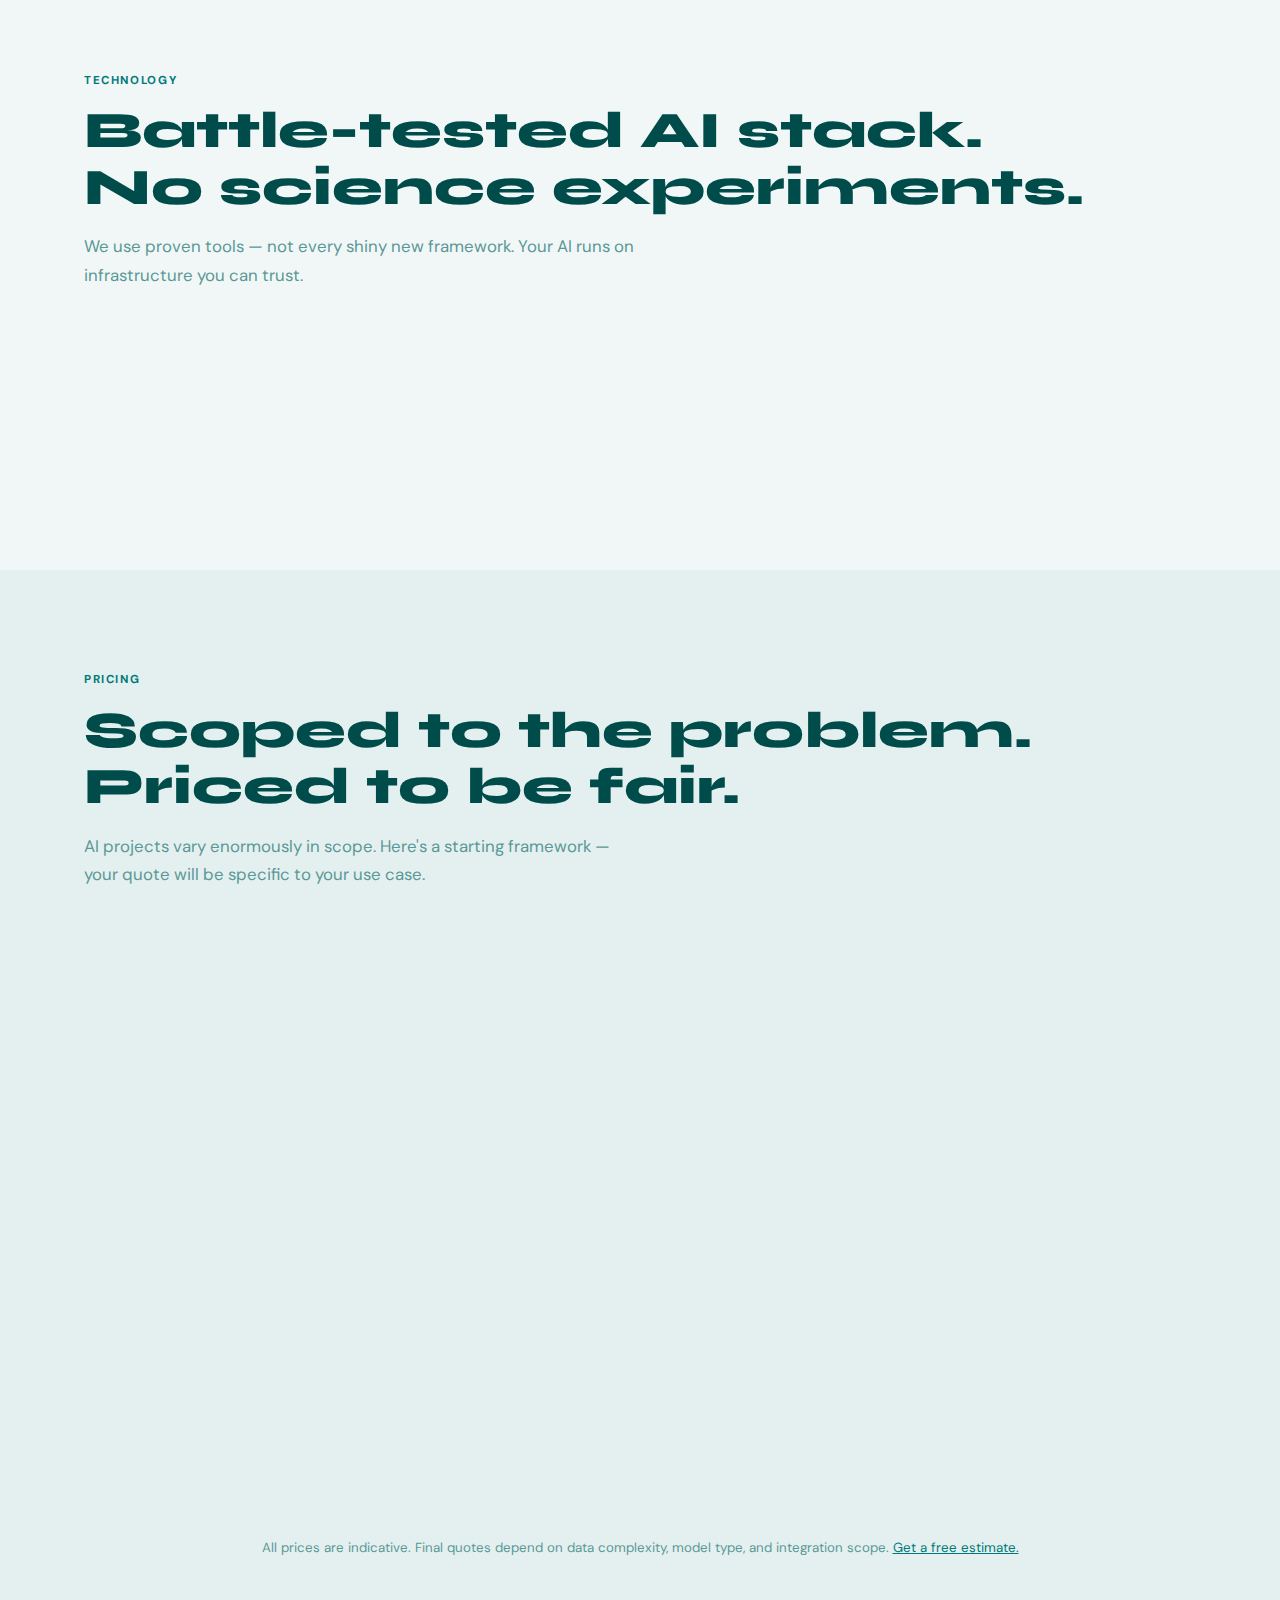
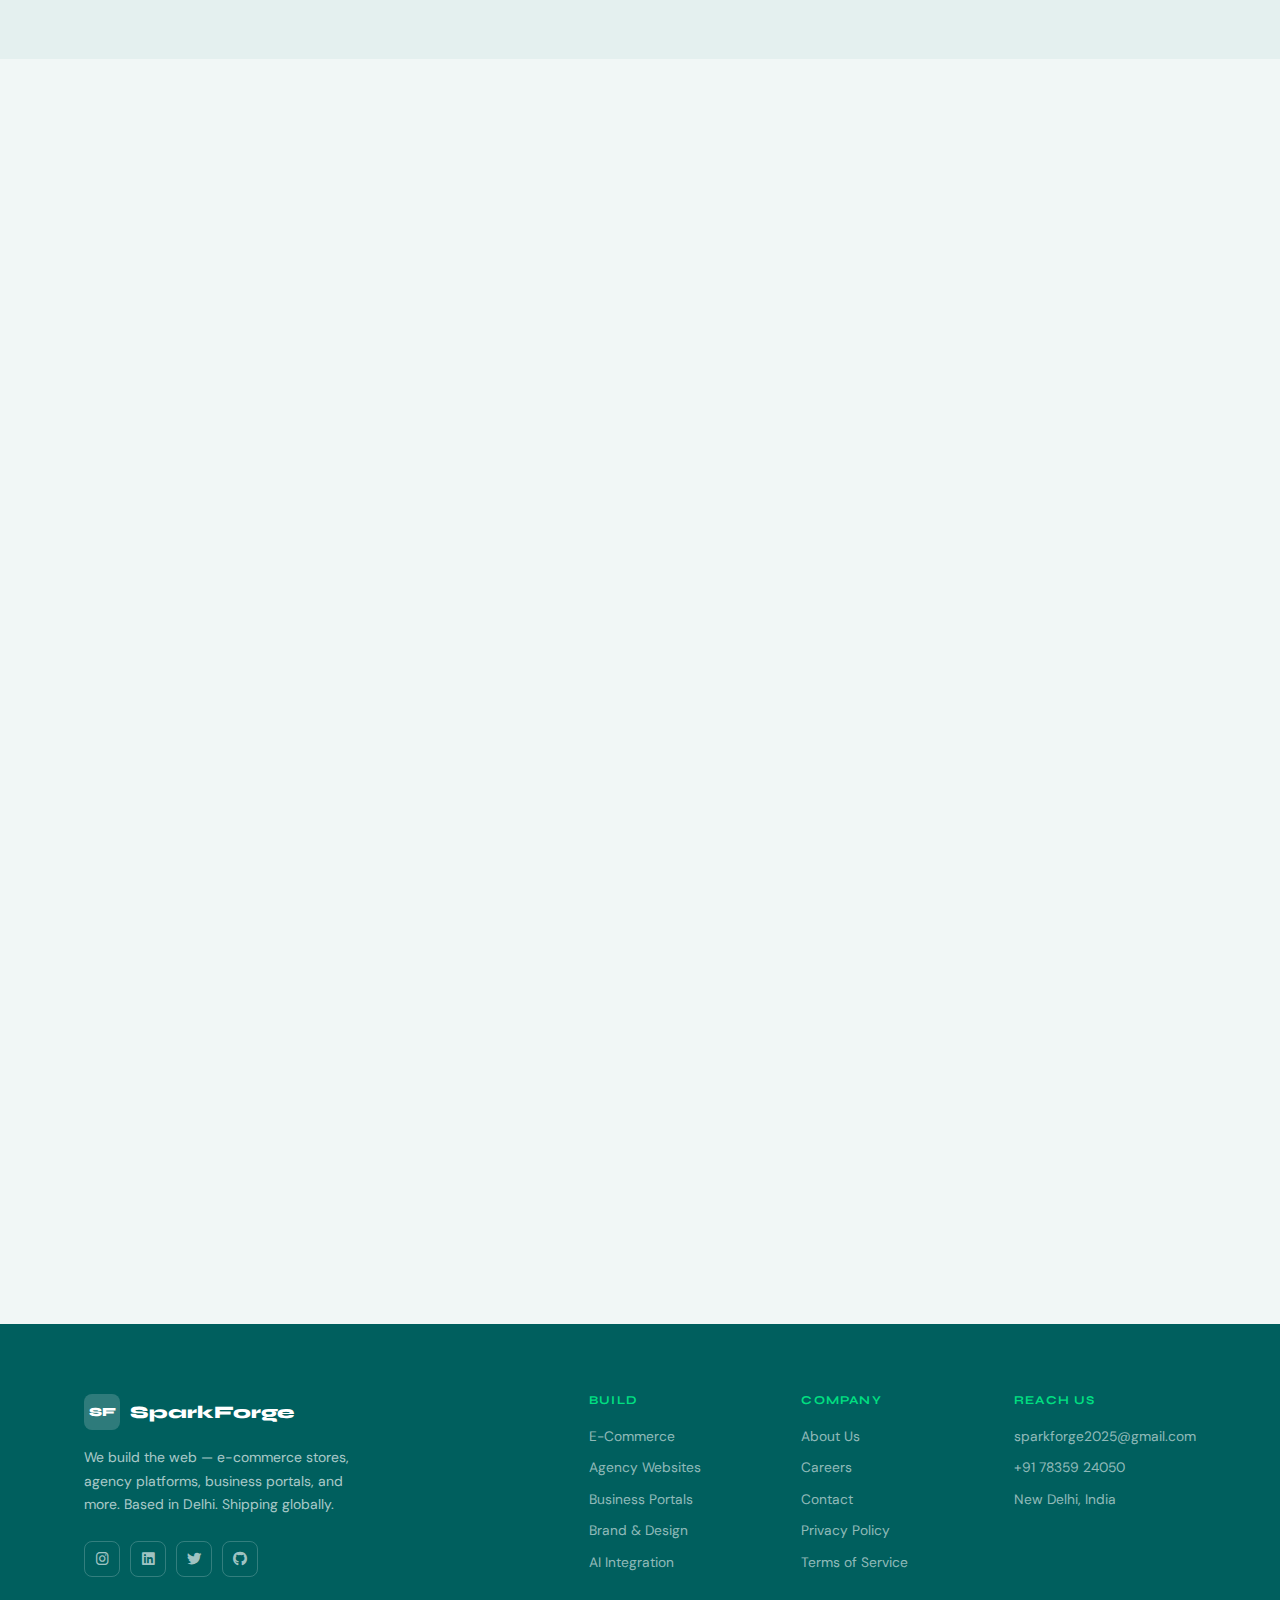
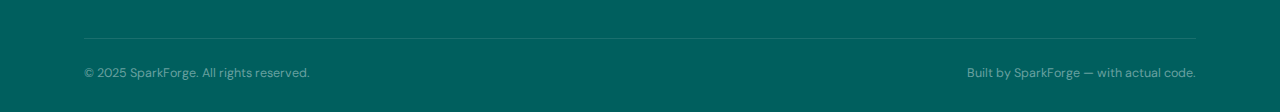
<file: AI Integration/ai.html>
<!DOCTYPE html>
<html lang="en" data-theme="light">
<head>
    <meta charset="UTF-8">
    <meta name="viewport" content="width=device-width, initial-scale=1.0">
    <title>AI Integration — SparkForge</title>
    <meta name="description" content="SparkForge builds AI chatbots, recommendation engines, data pipelines, and custom ML models baked into your product from day one.">
    <link rel="stylesheet" href="ai-style.css">
    <link rel="preconnect" href="https://fonts.googleapis.com">
    <link href="https://fonts.googleapis.com/css2?family=Syne:wght@400;600;700;800&family=DM+Sans:ital,opsz,wght@0,9..40,300;0,9..40,400;0,9..40,500;1,9..40,300&display=swap" rel="stylesheet">
    <link href="https://cdnjs.cloudflare.com/ajax/libs/font-awesome/6.0.0/css/all.min.css" rel="stylesheet">
    <link rel="icon" href="/Asset/SF logo.png" type="image/png">
</head>
<body>

<!-- ══ NAVBAR ══════════════════════════════════════════════════════════════ -->
<nav class="navbar" id="navbar">
    <div class="nav-inner">
        <a href="../index.html" class="nav-logo">
            <div class="logo-mark">SF</div>
            <span class="logo-name">SparkForge</span>
        </a>
        <ul class="nav-links">
            <li><a href="../index.html#services">Services</a></li>
            <li><a href="../index.html#work">Our Work</a></li>
            <!-- Team link removed -->
            <li><a href="../index.html#contact">Contact</a></li>
        </ul>
        <div class="nav-right">
            <button class="theme-toggle" id="themeToggle" aria-label="Toggle dark mode">
                <i class="fas fa-moon"></i>
            </button>
            <a href="../index.html#contact" class="nav-cta">Start a Project</a>
            <button class="hamburger" id="hamburger" aria-label="Open menu">
                <span></span><span></span><span></span>
            </button>
        </div>
    </div>
    <div class="mobile-menu" id="mobileMenu">
        <a href="../index.html#services">Services</a>
        <a href="../index.html#work">Our Work</a>
        <!-- Team link removed -->
        <a href="../index.html#contact">Contact</a>
        <a href="../index.html#contact" class="mobile-cta">Start a Project →</a>
    </div>
</nav>

<!-- ══ SERVICE HERO ═══════════════════════════════════════════════════════ -->
<section class="svc-hero" id="home">
    <div class="hero-bg-grid"></div>
    <div class="hero-orb hero-orb--1"></div>
    <div class="hero-orb hero-orb--2"></div>
    <div class="hero-particles">
        <div class="particle particle--1"></div>
        <div class="particle particle--2"></div>
        <div class="particle particle--3"></div>
        <div class="particle particle--4"></div>
        <div class="particle particle--5"></div>
    </div>

    <div class="container">
        <div class="svc-hero__inner">
            <div class="svc-hero__content" data-reveal>
                <a href="../index.html#services" class="breadcrumb">
                    <i class="fas fa-arrow-left"></i> All Services
                </a>
                <div class="svc-hero__badge">
                    <i class="fas fa-brain"></i>
                    Service 05
                </div>
                <h1 class="svc-hero__title">
                    AI<br>
                    <em>Integration</em><br>
                    <span class="accent">that ships.</span>
                </h1>
                <p class="svc-hero__desc">
                    Smart product recommendations, chatbots, data pipelines, and ML-powered features baked into your product from day one. Not demos — deployed, production-ready AI.
                </p>
                <div class="svc-hero__actions">
                    <a href="../index.html#contact" class="btn btn--primary">Get a Quote <i class="fas fa-arrow-right"></i></a>
                    <a href="#features" class="btn btn--ghost">See What We Build ↓</a>
                </div>
                <div class="svc-hero__meta">
                    <div class="meta-item">
                        <strong>₹40k–₹2L+</strong>
                        <span>Starting Range</span>
                    </div>
                    <div class="meta-sep"></div>
                    <div class="meta-item">
                        <strong>3–10 Weeks</strong>
                        <span>Delivery Time</span>
                    </div>
                    <div class="meta-sep"></div>
                    <div class="meta-item">
                        <strong>Production</strong>
                        <span>Not Just Demos</span>
                    </div>
                </div>
            </div>

            <div class="svc-hero__visual" data-reveal>
                <div class="ai-mockup">
                    <!-- Chat window -->
                    <div class="ai-chat-window">
                        <div class="ai-chat-header">
                            <div class="ai-chat-dot ai-chat-dot--pulse"></div>
                            <span>AI Assistant</span>
                            <span class="ai-chat-status">Online</span>
                        </div>
                        <div class="ai-chat-body" id="aiChatBody">
                            <div class="ai-msg ai-msg--bot">
                                <div class="ai-msg__avatar">AI</div>
                                <div class="ai-msg__bubble">Hey! How can I help you today?</div>
                            </div>
                            <div class="ai-msg ai-msg--user">
                                <div class="ai-msg__bubble">Show me top products for me</div>
                            </div>
                            <div class="ai-msg ai-msg--bot">
                                <div class="ai-msg__avatar">AI</div>
                                <div class="ai-msg__bubble ai-msg__bubble--typing" id="aiTyping">
                                    <span></span><span></span><span></span>
                                </div>
                            </div>
                        </div>
                    </div>

                    <!-- Model stats card -->
                    <div class="ai-stats-card">
                        <div class="ai-stats-label">Model Performance</div>
                        <div class="ai-stats-row">
                            <span>Accuracy</span>
                            <div class="ai-progress-bar">
                                <div class="ai-progress-fill" style="width: 94%"></div>
                            </div>
                            <span class="ai-stat-val">94%</span>
                        </div>
                        <div class="ai-stats-row">
                            <span>Response</span>
                            <div class="ai-progress-bar">
                                <div class="ai-progress-fill" style="width: 78%"></div>
                            </div>
                            <span class="ai-stat-val">120ms</span>
                        </div>
                        <div class="ai-stats-row">
                            <span>Uptime</span>
                            <div class="ai-progress-bar">
                                <div class="ai-progress-fill" style="width: 99%"></div>
                            </div>
                            <span class="ai-stat-val">99.9%</span>
                        </div>
                    </div>

                    <!-- Pipeline visual -->
                    <div class="ai-pipeline-card">
                        <div class="ai-pipeline-label">Data Pipeline</div>
                        <div class="ai-pipeline-flow">
                            <div class="ai-pipeline-node">
                                <i class="fas fa-database"></i>
                                <span>Ingest</span>
                            </div>
                            <div class="ai-pipeline-arrow">→</div>
                            <div class="ai-pipeline-node ai-pipeline-node--active">
                                <i class="fas fa-cogs"></i>
                                <span>Process</span>
                            </div>
                            <div class="ai-pipeline-arrow">→</div>
                            <div class="ai-pipeline-node">
                                <i class="fas fa-brain"></i>
                                <span>Predict</span>
                            </div>
                            <div class="ai-pipeline-arrow">→</div>
                            <div class="ai-pipeline-node">
                                <i class="fas fa-bolt"></i>
                                <span>Deliver</span>
                            </div>
                        </div>
                    </div>

                    <div class="mock-floating mock-floating--1"><i class="fas fa-microchip"></i></div>
                    <div class="mock-floating mock-floating--2">
                        <i class="fas fa-check"></i>
                        <span>Live</span>
                    </div>
                </div>
            </div>
        </div>
    </div>
</section>

<!-- ══ TICKER ════════════════════════════════════════════════════════════ -->
<div class="ticker" aria-hidden="true">
    <div class="ticker__track">
        <span>AI Chatbots</span><span class="ticker__dot">◆</span>
        <span>Recommendation Engines</span><span class="ticker__dot">◆</span>
        <span>Data Pipelines</span><span class="ticker__dot">◆</span>
        <span>Custom ML Models</span><span class="ticker__dot">◆</span>
        <span>LLM Integration</span><span class="ticker__dot">◆</span>
        <span>Predictive Analytics</span><span class="ticker__dot">◆</span>
        <span>AI Chatbots</span><span class="ticker__dot">◆</span>
        <span>Recommendation Engines</span><span class="ticker__dot">◆</span>
        <span>Data Pipelines</span><span class="ticker__dot">◆</span>
        <span>Custom ML Models</span><span class="ticker__dot">◆</span>
        <span>LLM Integration</span><span class="ticker__dot">◆</span>
        <span>Predictive Analytics</span><span class="ticker__dot">◆</span>
    </div>
</div>

<!-- ══ WHAT WE BUILD ═════════════════════════════════════════════════════ -->
<section class="features" id="features">
    <div class="container">
        <p class="section-label">What We Build</p>
        <h2 class="section-title">AI that does real work.<br>In your real product.</h2>
        <p class="section-sub">We build AI features that go to production — not prototypes that sit in a notebook.</p>

        <div class="features-grid">
            <div class="feature-card" data-reveal>
                <div class="feature-card__icon"><i class="fas fa-comment-dots"></i></div>
                <h3>AI Chatbots & Assistants</h3>
                <p>Intelligent, context-aware chatbots powered by LLMs like GPT-4 and Claude. Trained on your data, embedded in your product, and built to handle real customer conversations.</p>
            </div>
            <div class="feature-card" data-reveal>
                <div class="feature-card__icon"><i class="fas fa-th"></i></div>
                <h3>Recommendation Engines</h3>
                <p>Collaborative filtering, content-based, and hybrid recommendation systems. Drive product discovery, content engagement, or personalised user journeys at scale.</p>
            </div>
            <div class="feature-card" data-reveal>
                <div class="feature-card__icon"><i class="fas fa-stream"></i></div>
                <h3>Data Analytics Pipelines</h3>
                <p>End-to-end pipelines that ingest raw data, clean it, transform it, and surface insights in real time. From CSV exports to live streaming data — we handle both.</p>
            </div>
            <div class="feature-card" data-reveal>
                <div class="feature-card__icon"><i class="fas fa-project-diagram"></i></div>
                <h3>Custom ML Models</h3>
                <p>Classifiers, regression models, NLP pipelines, and computer vision systems trained on your specific domain data. Built to outperform off-the-shelf solutions.</p>
            </div>
            <div class="feature-card" data-reveal>
                <div class="feature-card__icon"><i class="fas fa-search"></i></div>
                <h3>Semantic Search</h3>
                <p>Vector-based search that understands meaning, not just keywords. Users find exactly what they're looking for — even when they don't use the exact right words.</p>
            </div>
            <div class="feature-card" data-reveal>
                <div class="feature-card__icon"><i class="fas fa-file-alt"></i></div>
                <h3>Document Intelligence</h3>
                <p>Extract structured data from unstructured documents — contracts, invoices, forms, and reports — using OCR and NLP. Automate manual review workflows entirely.</p>
            </div>
            <div class="feature-card" data-reveal>
                <div class="feature-card__icon"><i class="fas fa-chart-line"></i></div>
                <h3>Predictive Analytics</h3>
                <p>Churn prediction, demand forecasting, fraud detection, lead scoring. ML models that turn your historical data into forward-looking business intelligence.</p>
            </div>
            <div class="feature-card" data-reveal>
                <div class="feature-card__icon"><i class="fas fa-robot"></i></div>
                <h3>AI Workflow Automation</h3>
                <p>Automate repetitive tasks using AI agents — content classification, email triage, data enrichment, report generation. Your team focuses on what only humans can do.</p>
            </div>
        </div>
    </div>
</section>

<!-- ══ HOW WE INTEGRATE ══════════════════════════════════════════════════ -->
<section class="integrate">
    <div class="container">
        <p class="section-label">Integration Approach</p>
        <h2 class="section-title">We plug AI into what<br>you already have.</h2>
        <p class="section-sub">No ripping and replacing. We add AI to your existing product, stack, and infrastructure — without disrupting what already works.</p>

        <div class="integrate-grid">
            <div class="integrate-item" data-reveal>
                <div class="integrate-item__icon"><i class="fas fa-plug"></i></div>
                <div>
                    <strong>API-First Integration</strong>
                    <p>We expose AI features as clean REST or GraphQL APIs that slot directly into your existing frontend or backend — no architectural overhaul required.</p>
                </div>
            </div>
            <div class="integrate-item" data-reveal>
                <div class="integrate-item__icon"><i class="fas fa-database"></i></div>
                <div>
                    <strong>Your Data, Your Models</strong>
                    <p>We fine-tune models on your proprietary data. Nothing is sent to third-party training pipelines — your data stays yours, your models stay yours.</p>
                </div>
            </div>
            <div class="integrate-item" data-reveal>
                <div class="integrate-item__icon"><i class="fas fa-cloud"></i></div>
                <div>
                    <strong>Cloud-Agnostic Deployment</strong>
                    <p>Deploy on AWS, GCP, Azure, or your own infrastructure. We containerise everything with Docker and Kubernetes for portability and scale.</p>
                </div>
            </div>
            <div class="integrate-item" data-reveal>
                <div class="integrate-item__icon"><i class="fas fa-tachometer-alt"></i></div>
                <div>
                    <strong>Monitoring & Drift Detection</strong>
                    <p>Models degrade over time. We set up monitoring dashboards, performance alerts, and automated retraining triggers so your AI stays accurate.</p>
                </div>
            </div>
            <div class="integrate-item" data-reveal>
                <div class="integrate-item__icon"><i class="fas fa-shield-alt"></i></div>
                <div>
                    <strong>Safety & Guardrails</strong>
                    <p>Every LLM integration ships with output filtering, prompt injection protection, rate limiting, and content safety layers. Responsible AI by default.</p>
                </div>
            </div>
            <div class="integrate-item" data-reveal>
                <div class="integrate-item__icon"><i class="fas fa-expand-arrows-alt"></i></div>
                <div>
                    <strong>Built to Scale</strong>
                    <p>Async queues, autoscaling inference endpoints, and caching layers mean your AI feature handles 10 users and 10,000 users without re-architecture.</p>
                </div>
            </div>
        </div>
    </div>
</section>

<!-- ══ WHO IS IT FOR ═════════════════════════════════════════════════════ -->
<section class="who-for">
    <div class="container">
        <div class="who-for__inner">
            <div class="who-for__text" data-reveal>
                <p class="section-label">Who It's For</p>
                <h2 class="section-title">AI for products<br>that need to<br><em>actually work.</em></h2>
                <p class="section-sub">We don't build AI for the sake of a press release. We build it because it genuinely makes your product better.</p>

                <div class="who-list">
                    <div class="who-item">
                        <div class="who-item__icon"><i class="fas fa-store"></i></div>
                        <div>
                            <strong>E-Commerce Platforms</strong>
                            <p>Personalised product recommendations, visual search, smart sizing assistants, and demand forecasting that increase basket size and reduce returns.</p>
                        </div>
                    </div>
                    <div class="who-item">
                        <div class="who-item__icon"><i class="fas fa-headset"></i></div>
                        <div>
                            <strong>Customer-Facing Products</strong>
                            <p>Replace FAQ pages and support queues with intelligent assistants that resolve 70%+ of queries without a human in the loop.</p>
                        </div>
                    </div>
                    <div class="who-item">
                        <div class="who-item__icon"><i class="fas fa-chart-pie"></i></div>
                        <div>
                            <strong>Data-Rich Businesses</strong>
                            <p>You're sitting on months or years of transaction, behavioural, or operational data. We turn that into a competitive advantage with ML.</p>
                        </div>
                    </div>
                    <div class="who-item">
                        <div class="who-item__icon"><i class="fas fa-building"></i></div>
                        <div>
                            <strong>Enterprises with Manual Workflows</strong>
                            <p>Document processing, data entry, report generation, and classification tasks that cost your team hours every day and can be automated with AI.</p>
                        </div>
                    </div>
                </div>
            </div>

            <div class="who-for__visual" data-reveal>
                <div class="testimonial-stack">
                    <div class="testimonial-card testimonial-card--top">
                        <div class="testimonial-stars">
                            <i class="fas fa-star"></i><i class="fas fa-star"></i><i class="fas fa-star"></i><i class="fas fa-star"></i><i class="fas fa-star"></i>
                        </div>
                        <p>"SparkForge built a recommendation engine into our store in 4 weeks. Average order value went up 22% in the first month."</p>
                        <div class="testimonial-author">
                            <div class="testimonial-avatar">AK</div>
                            <div>
                                <strong>Arjun K.</strong>
                                <span>Founder, ShelfMate</span>
                            </div>
                        </div>
                    </div>
                    <div class="testimonial-card testimonial-card--bottom">
                        <div class="testimonial-stars">
                            <i class="fas fa-star"></i><i class="fas fa-star"></i><i class="fas fa-star"></i><i class="fas fa-star"></i><i class="fas fa-star"></i>
                        </div>
                        <p>"The AI assistant they built handles 74% of our support tickets automatically. Our team finally has time for the hard stuff."</p>
                        <div class="testimonial-author">
                            <div class="testimonial-avatar">SM</div>
                            <div>
                                <strong>Shreya M.</strong>
                                <span>CTO, Zepth</span>
                            </div>
                        </div>
                    </div>
                    <div class="floating-badge floating-badge--1">
                        <i class="fas fa-bolt"></i>
                        <span>Production-ready</span>
                    </div>
                    <div class="floating-badge floating-badge--2">
                        <i class="fas fa-lock"></i>
                        <span>Your data stays yours</span>
                    </div>
                </div>
            </div>
        </div>
    </div>
</section>

<!-- ══ PROCESS ════════════════════════════════════════════════════════════ -->
<section class="process">
    <div class="container">
        <p class="section-label">How We Work</p>
        <h2 class="section-title">From idea to<br>inference in production.</h2>

        <div class="process-grid">
            <div class="process-step" data-reveal>
                <div class="process-step__num">01</div>
                <div class="process-step__icon"><i class="fas fa-microscope"></i></div>
                <h3>AI Feasibility Audit</h3>
                <p>We assess your data, define the right problem framing, and determine which AI approach will deliver the most value — before writing a single line of model code.</p>
            </div>
            <div class="process-step" data-reveal>
                <div class="process-step__num">02</div>
                <div class="process-step__icon"><i class="fas fa-flask"></i></div>
                <h3>Proof of Concept</h3>
                <p>We build a fast PoC to validate the approach against your real data. You see actual model performance numbers — accuracy, latency, edge cases — before committing to a full build.</p>
            </div>
            <div class="process-step" data-reveal>
                <div class="process-step__num">03</div>
                <div class="process-step__icon"><i class="fas fa-cogs"></i></div>
                <h3>Production Build</h3>
                <p>PoC validated — we productionise it. API wrappers, error handling, logging, autoscaling, and integration with your existing product. Built to handle real load.</p>
            </div>
            <div class="process-step" data-reveal>
                <div class="process-step__num">04</div>
                <div class="process-step__icon"><i class="fas fa-chart-line"></i></div>
                <h3>Monitor & Improve</h3>
                <p>Post-launch, we monitor model performance, collect feedback signals, and retrain on new data. AI that gets smarter over time, not one that quietly drifts.</p>
            </div>
        </div>
    </div>
</section>

<!-- ══ TECH STACK ══════════════════════════════════════════════════════════ -->
<section class="tech-stack">
    <div class="container">
        <p class="section-label">Technology</p>
        <h2 class="section-title">Battle-tested AI stack.<br>No science experiments.</h2>
        <p class="section-sub">We use proven tools — not every shiny new framework. Your AI runs on infrastructure you can trust.</p>

        <div class="tech-grid">
            <div class="tech-item" data-reveal>
                <div class="tech-item__icon"><i class="fab fa-python"></i></div>
                <span>Python</span>
            </div>
            <div class="tech-item" data-reveal>
                <div class="tech-item__icon"><i class="fas fa-fire"></i></div>
                <span>PyTorch</span>
            </div>
            <div class="tech-item" data-reveal>
                <div class="tech-item__icon"><i class="fas fa-brain"></i></div>
                <span>OpenAI / Claude</span>
            </div>
            <div class="tech-item" data-reveal>
                <div class="tech-item__icon"><i class="fas fa-link"></i></div>
                <span>LangChain</span>
            </div>
            <div class="tech-item" data-reveal>
                <div class="tech-item__icon"><i class="fas fa-vector-square"></i></div>
                <span>Pinecone / FAISS</span>
            </div>
            <div class="tech-item" data-reveal>
                <div class="tech-item__icon"><i class="fab fa-aws"></i></div>
                <span>AWS SageMaker</span>
            </div>
        </div>
    </div>
</section>

<!-- ══ PRICING ════════════════════════════════════════════════════════════ -->
<section class="pricing" id="pricing">
    <div class="container">
        <p class="section-label">Pricing</p>
        <h2 class="section-title">Scoped to the problem.<br>Priced to be fair.</h2>
        <p class="section-sub">AI projects vary enormously in scope. Here's a starting framework — your quote will be specific to your use case.</p>

        <div class="pricing-grid">
            <div class="pricing-card" data-reveal>
                <div class="pricing-card__header">
                    <h3>Feature Add-On</h3>
                    <div class="pricing-card__price">
                        <span class="price__currency">₹</span>
                        <span class="price__num">40,000</span>
                    </div>
                    <p>A single AI-powered feature integrated into an existing product — chatbot, search, or a simple classifier.</p>
                </div>
                <ul class="pricing-card__list">
                    <li><i class="fas fa-check"></i> 1 AI feature</li>
                    <li><i class="fas fa-check"></i> LLM or pre-trained model</li>
                    <li><i class="fas fa-check"></i> REST API endpoint</li>
                    <li><i class="fas fa-check"></i> Basic monitoring</li>
                    <li><i class="fas fa-check"></i> Deployment + docs</li>
                    <li class="muted"><i class="fas fa-times"></i> Custom model training</li>
                    <li class="muted"><i class="fas fa-times"></i> Data pipeline</li>
                </ul>
                <a href="../index.html#contact" class="btn btn--ghost-dark">Get Started →</a>
            </div>

            <div class="pricing-card pricing-card--featured" data-reveal>
                <div class="pricing-card__badge">Most Popular</div>
                <div class="pricing-card__header">
                    <h3>AI Product</h3>
                    <div class="pricing-card__price">
                        <span class="price__currency">₹</span>
                        <span class="price__num">1,00,000</span>
                    </div>
                    <p>A complete AI-powered product feature — custom trained, integrated, monitored, and production-deployed.</p>
                </div>
                <ul class="pricing-card__list">
                    <li><i class="fas fa-check"></i> Custom model training</li>
                    <li><i class="fas fa-check"></i> Data pipeline setup</li>
                    <li><i class="fas fa-check"></i> Full API integration</li>
                    <li><i class="fas fa-check"></i> PoC + production build</li>
                    <li><i class="fas fa-check"></i> Performance monitoring</li>
                    <li><i class="fas fa-check"></i> 30-day post-launch support</li>
                    <li><i class="fas fa-check"></i> Model documentation</li>
                </ul>
                <a href="../index.html#contact" class="btn btn--primary">Get Started <i class="fas fa-arrow-right"></i></a>
            </div>

            <div class="pricing-card" data-reveal>
                <div class="pricing-card__header">
                    <h3>AI Platform</h3>
                    <div class="pricing-card__price">
                        <span class="price__currency">₹</span>
                        <span class="price__num">2,00,000+</span>
                    </div>
                    <p>Multiple AI systems working together — recommendations, NLP, analytics, and automation at enterprise scale.</p>
                </div>
                <ul class="pricing-card__list">
                    <li><i class="fas fa-check"></i> Multiple AI systems</li>
                    <li><i class="fas fa-check"></i> End-to-end data platform</li>
                    <li><i class="fas fa-check"></i> Drift detection + retraining</li>
                    <li><i class="fas fa-check"></i> A/B testing framework</li>
                    <li><i class="fas fa-check"></i> MLOps infrastructure</li>
                    <li><i class="fas fa-check"></i> Dedicated AI engineer</li>
                    <li><i class="fas fa-check"></i> SLA + retainer option</li>
                </ul>
                <a href="../index.html#contact" class="btn btn--ghost-dark">Let's Talk →</a>
            </div>
        </div>

        <p class="pricing-note">All prices are indicative. Final quotes depend on data complexity, model type, and integration scope. <a href="../index.html#contact">Get a free estimate.</a></p>
    </div>
</section>

<!-- ══ FAQ ══════════════════════════════════════════════════════════════════ -->
<section class="faq">
    <div class="container">
        <div class="faq__inner">
            <div class="faq__header" data-reveal>
                <p class="section-label">FAQ</p>
                <h2 class="section-title">Questions?<br>We've got answers.</h2>
            </div>
            <div class="faq__list">

                <div class="faq-item" data-reveal>
                    <button class="faq-q" aria-expanded="false">
                        Do we need a lot of data to get started?
                        <i class="fas fa-plus"></i>
                    </button>
                    <div class="faq-a">
                        <p>It depends on the type of AI. For LLM integrations and chatbots, you can start with very little data — we use pre-trained models and fine-tune with even small datasets. For custom ML models, we'll audit your existing data during discovery and tell you honestly if it's sufficient or what you'd need to collect.</p>
                    </div>
                </div>

                <div class="faq-item" data-reveal>
                    <button class="faq-q" aria-expanded="false">
                        Do you use GPT-4 / Claude or train your own models?
                        <i class="fas fa-plus"></i>
                    </button>
                    <div class="faq-a">
                        <p>Both — it depends on the use case. For conversational AI and document intelligence, we typically integrate with leading LLM APIs (OpenAI, Anthropic) and add your data as context via RAG. For structured prediction tasks like recommendations or churn modelling, we train custom models on your data. We always recommend the approach that gives the best results for your specific problem.</p>
                    </div>
                </div>

                <div class="faq-item" data-reveal>
                    <button class="faq-q" aria-expanded="false">
                        Is our data safe when using AI APIs?
                        <i class="fas fa-plus"></i>
                    </button>
                    <div class="faq-a">
                        <p>Yes. We use enterprise API agreements where customer data is not used for model training by providers. For highly sensitive data, we can deploy open-source models (Llama, Mistral) entirely on your own infrastructure so data never leaves your environment.</p>
                    </div>
                </div>

                <div class="faq-item" data-reveal>
                    <button class="faq-q" aria-expanded="false">
                        What if the AI gives wrong or harmful outputs?
                        <i class="fas fa-plus"></i>
                    </button>
                    <div class="faq-a">
                        <p>Every LLM integration we build includes output guardrails — content filters, hallucination detection, confidence thresholds, and fallback paths. We also implement human-in-the-loop checks for high-stakes workflows. Responsible AI isn't optional for us — it's part of the default build.</p>
                    </div>
                </div>

                <div class="faq-item" data-reveal>
                    <button class="faq-q" aria-expanded="false">
                        Can you add AI to our existing product without rebuilding it?
                        <i class="fas fa-plus"></i>
                    </button>
                    <div class="faq-a">
                        <p>Yes — that's usually how it works. We expose AI capabilities as APIs that plug into your existing product. Your tech stack stays intact; we add a new layer on top. Most integrations don't require any changes to your existing frontend or database.</p>
                    </div>
                </div>

                <div class="faq-item" data-reveal>
                    <button class="faq-q" aria-expanded="false">
                        How do you keep the model accurate over time?
                        <i class="fas fa-plus"></i>
                    </button>
                    <div class="faq-a">
                        <p>We set up model monitoring dashboards that track prediction quality, data drift, and user feedback signals. When performance degrades beyond a threshold, alerts fire and a retraining pipeline kicks off automatically. Your AI improves over time rather than silently getting worse.</p>
                    </div>
                </div>

            </div>
        </div>
    </div>
</section>

<!-- ══ CTA ═══════════════════════════════════════════════════════════════ -->
<section class="service-cta">
    <div class="container">
        <div class="service-cta__inner" data-reveal>
            <div class="service-cta__orb"></div>
            <p class="section-label">Ready to Start?</p>
            <h2>Your product deserves<br>AI that <em>actually works.</em></h2>
            <p>Tell us your use case and we'll come back with a plan — and honest advice on what's possible.</p>
            <div class="service-cta__actions">
                <a href="../index.html#contact" class="btn btn--primary">Start a Project <i class="fas fa-arrow-right"></i></a>
                <a href="mailto:sparkforge2025@gmail.com" class="btn btn--ghost">sparkforge2025@gmail.com</a>
            </div>
            <div class="service-cta__meta">
                <span><i class="fas fa-clock"></i> Reply within 24 hrs</span>
                <span><i class="fas fa-phone"></i> +91 78359 24050</span>
                <span><i class="fas fa-map-marker-alt"></i> New Delhi, India</span>
            </div>
        </div>
    </div>
</section>

<!-- ══ FOOTER ════════════════════════════════════════════════════════════ -->
<footer class="footer">
    <div class="container">
        <div class="footer-top">
            <div class="footer-brand">
                <a href="../index.html" class="nav-logo">
                    <div class="logo-mark logo-mark--inv">SF</div>
                    <span class="logo-name logo-name--inv">SparkForge</span>
                </a>
                <p class="footer-brand__desc">We build the web — e-commerce stores, agency platforms, business portals, and more. Based in Delhi. Shipping globally.</p>
                <div class="footer-socials">
                    <a href="https://www.instagram.com/sparkforge2025" target="_blank" rel="noopener"><i class="fab fa-instagram"></i></a>
                    <a href="#"><i class="fab fa-linkedin"></i></a>
                    <a href="#"><i class="fab fa-twitter"></i></a>
                    <a href="#"><i class="fab fa-github"></i></a>
                </div>
            </div>
            <div class="footer-links">
                <div class="footer-col">
                    <h5>Build</h5>
                    <a href="/E-Commerce/ecommerce.html">E-Commerce</a>
                    <a href="/Agency/agency.html">Agency Websites</a>
                    <a href="/Business Portal/portal.html">Business Portals</a>
                    <a href="/Brand Design/brand.html">Brand &amp; Design</a>
                    <a href="/AI Integration/ai.html">AI Integration</a>
                </div>
                <div class="footer-col">
                    <h5>Company</h5>
                    <a href="/About Us/about-us.html">About Us</a>
                    <a href="/careers/careers.html">Careers</a>
                    <a href="/Contact/contact.html">Contact</a>
                    <a href="/Privacy Policy/privacy.html">Privacy Policy</a>
                    <a href="/Terms and Conditions/terms.html">Terms of Service</a>
                </div>
                <div class="footer-col">
                    <h5>Reach Us</h5>
                    <a href="mailto:sparkforge2025@gmail.com">sparkforge2025@gmail.com</a>
                    <a href="tel:+917835924050">+91 78359 24050</a>
                    <span>New Delhi, India</span>
                </div>
            </div>
        </div>
        <div class="footer-bottom">
            <p>© 2025 SparkForge. All rights reserved.</p>
            <p>Built by SparkForge — with actual code.</p>
        </div>
    </div>
</footer>

<!-- ══ CHATBOT ════════════════════════════════════════════════════════════ -->
<div class="chatbot" id="chatbot">
    <button class="chatbot__toggle" id="chatToggle" aria-label="Open chat">
        <i class="fas fa-comment-dots" id="chatOpenIcon"></i>
        <i class="fas fa-times" id="chatCloseIcon"></i>
    </button>
    <div class="chatbot__box" id="chatBox">
        <div class="chatbot__header">
            <div class="chatbot__avatar">SF</div>
            <div>
                <strong>SparkForge</strong>
                <span>We reply fast ⚡</span>
            </div>
        </div>
        <div class="chatbot__messages" id="chatMessages"></div>
        <div class="chatbot__quick" id="chatQuick">
            <button data-msg="How much does AI integration cost?">Pricing</button>
            <button data-msg="What AI features do you build?">What you build</button>
            <button data-msg="Is our data safe with AI APIs?">Data safety</button>
            <button data-msg="How do I get started?">Get started</button>
        </div>
        <div class="chatbot__input">
            <input type="text" id="chatInput" placeholder="Ask anything…" autocomplete="off">
            <button id="chatSend" aria-label="Send">
                <i class="fas fa-paper-plane"></i>
            </button>
        </div>
    </div>
</div>

<script src="ai-script.js"></script>
</body>
</html>
</file>
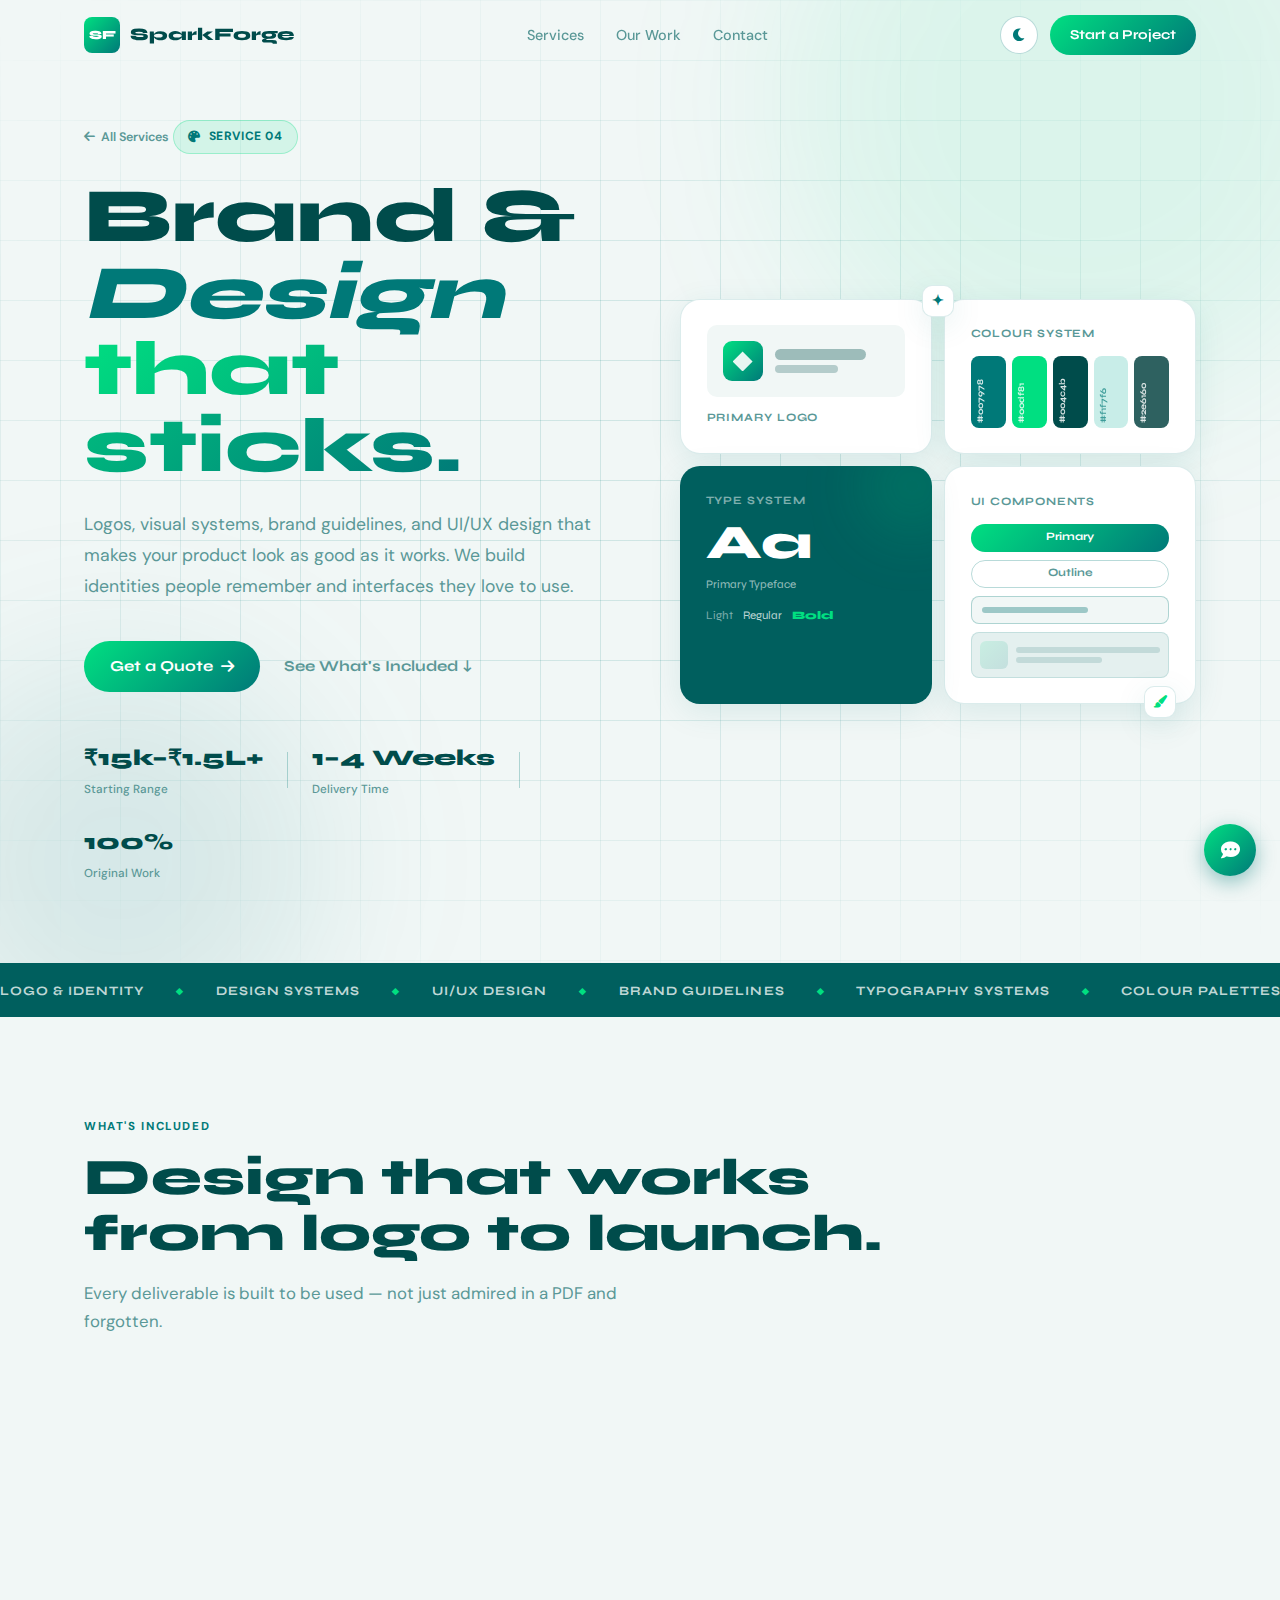
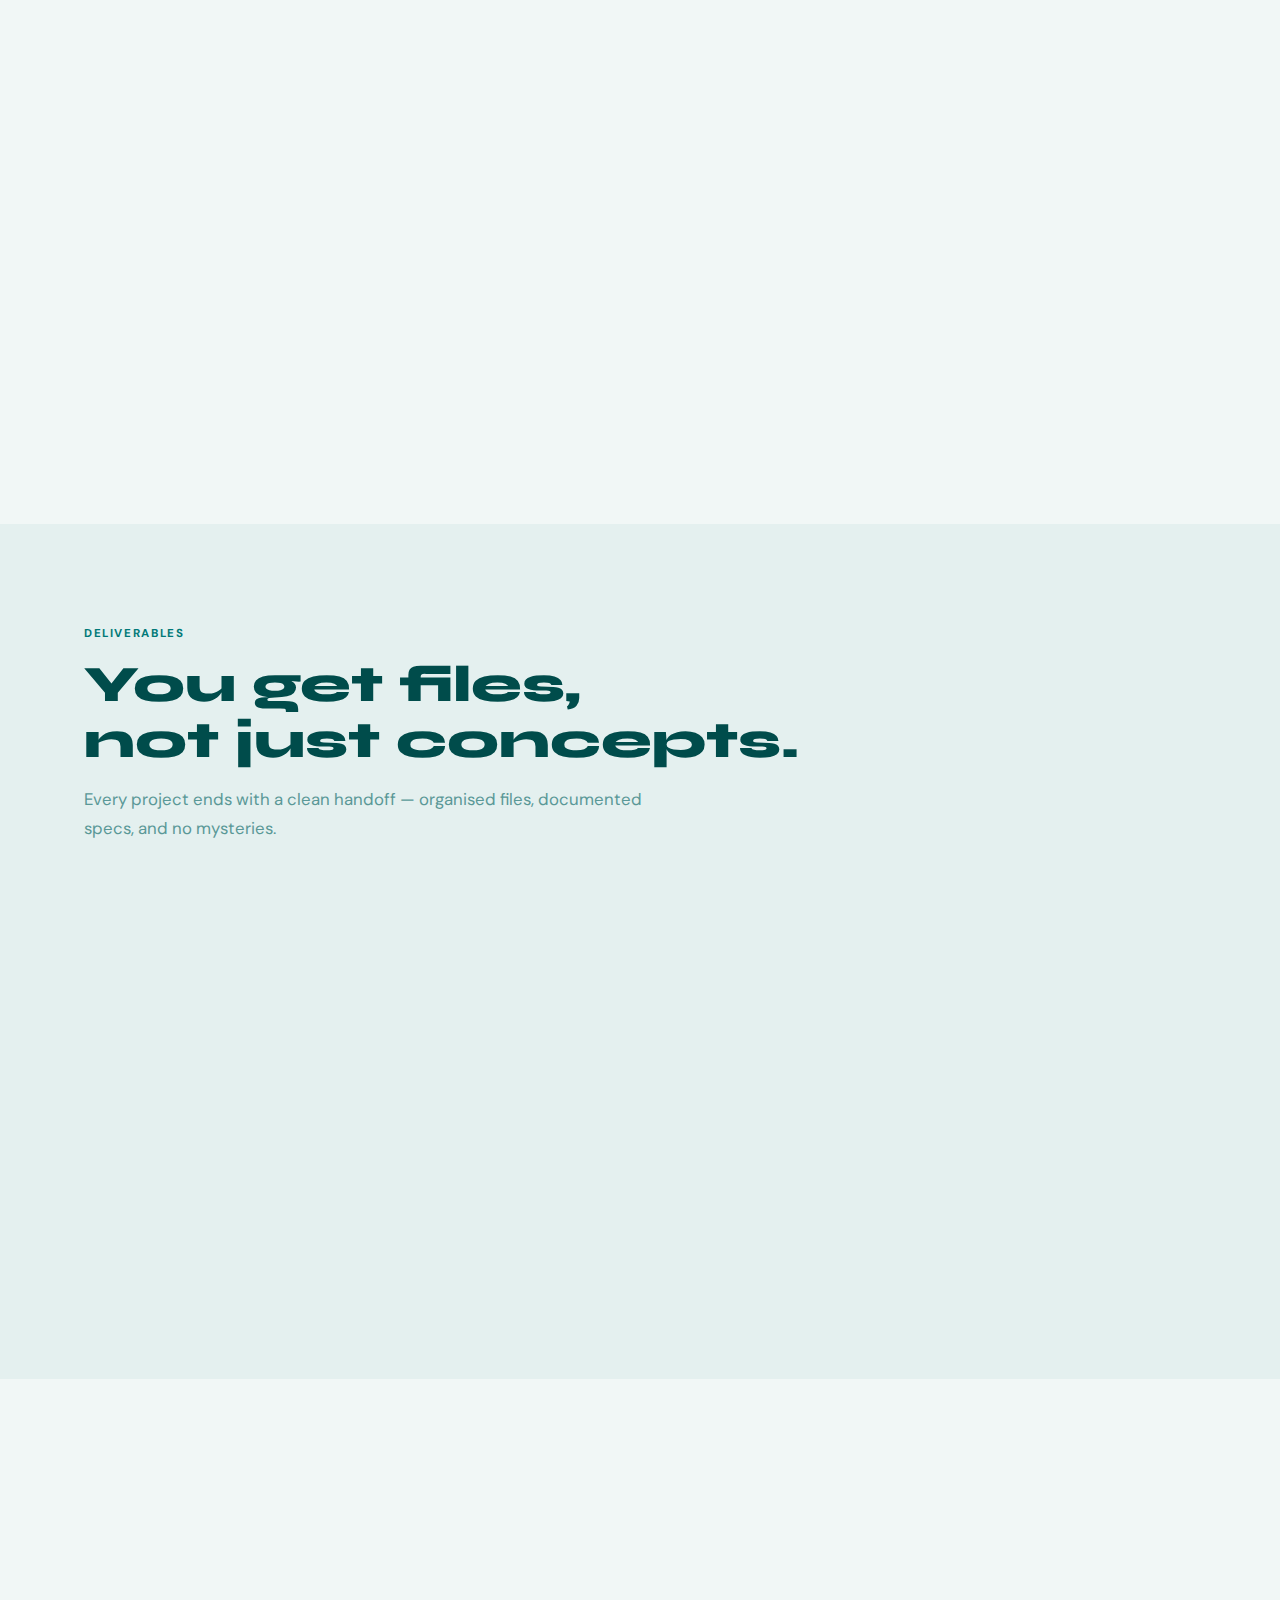
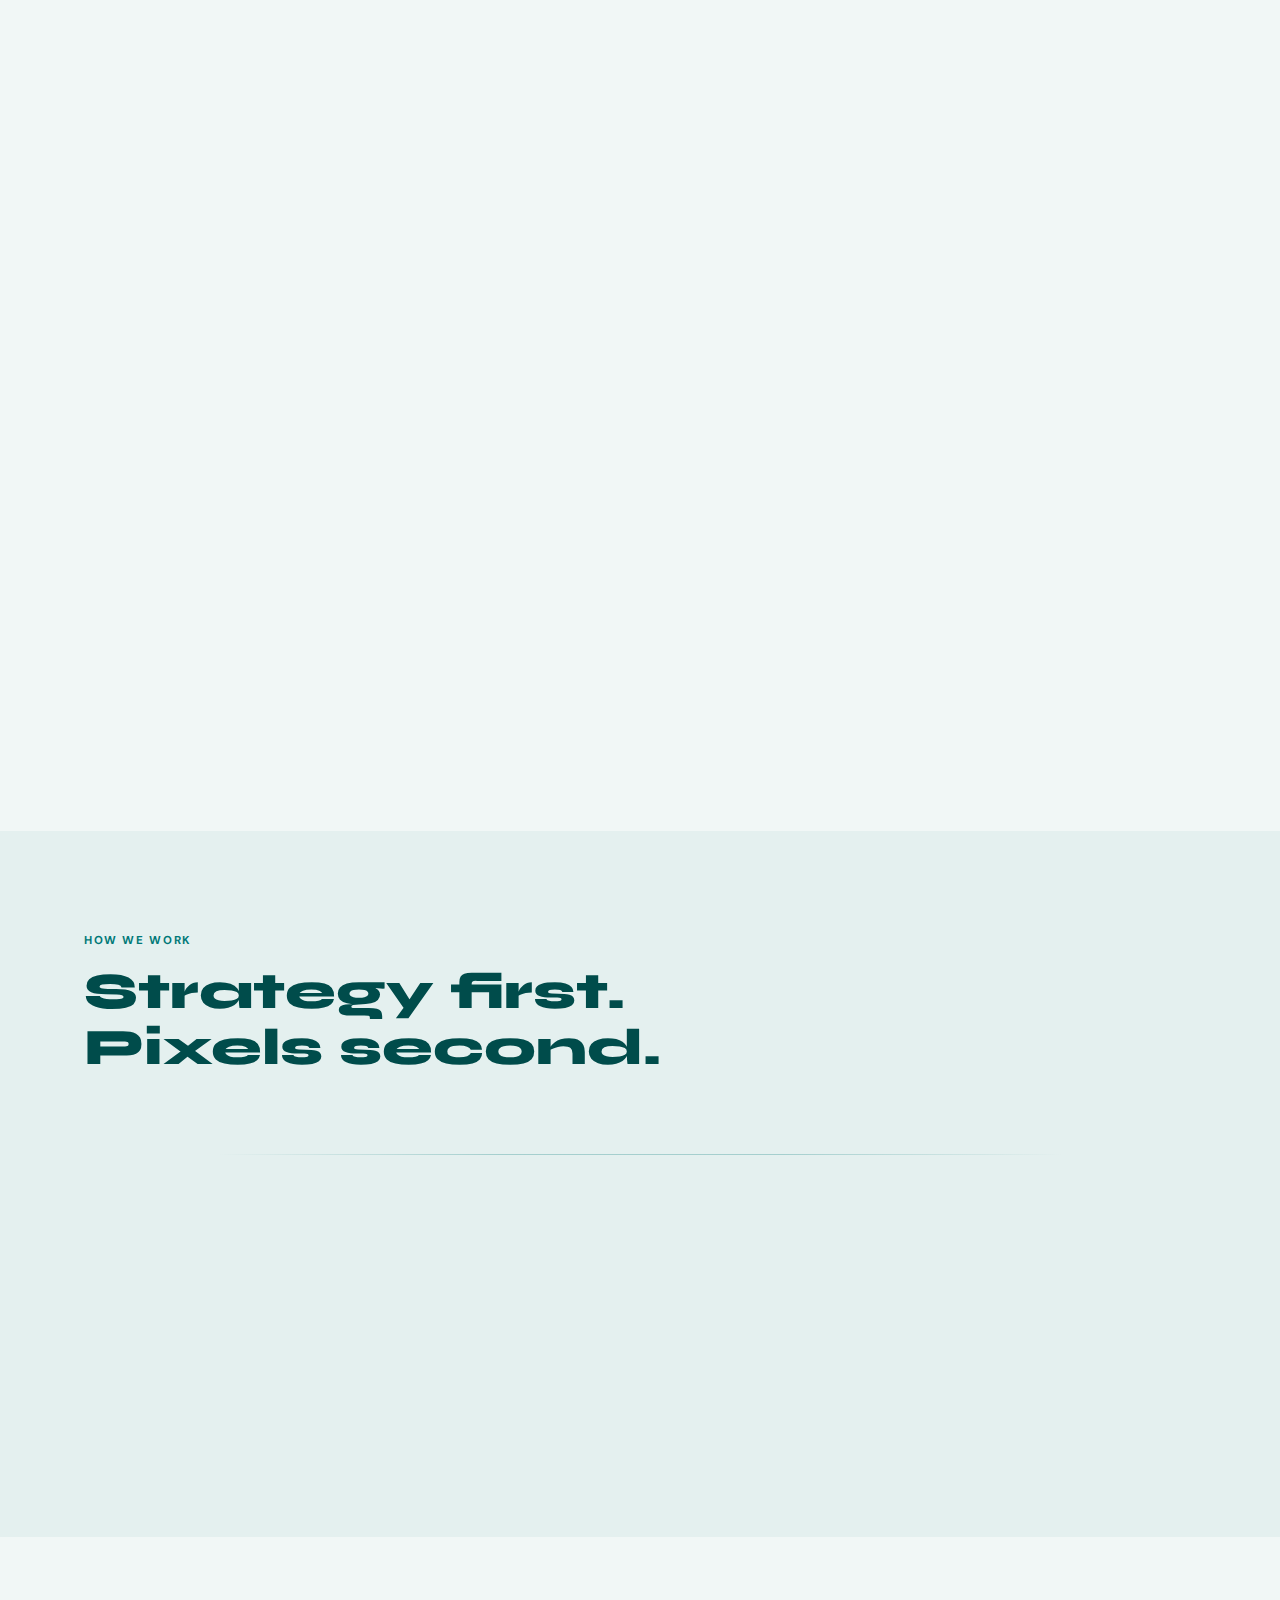
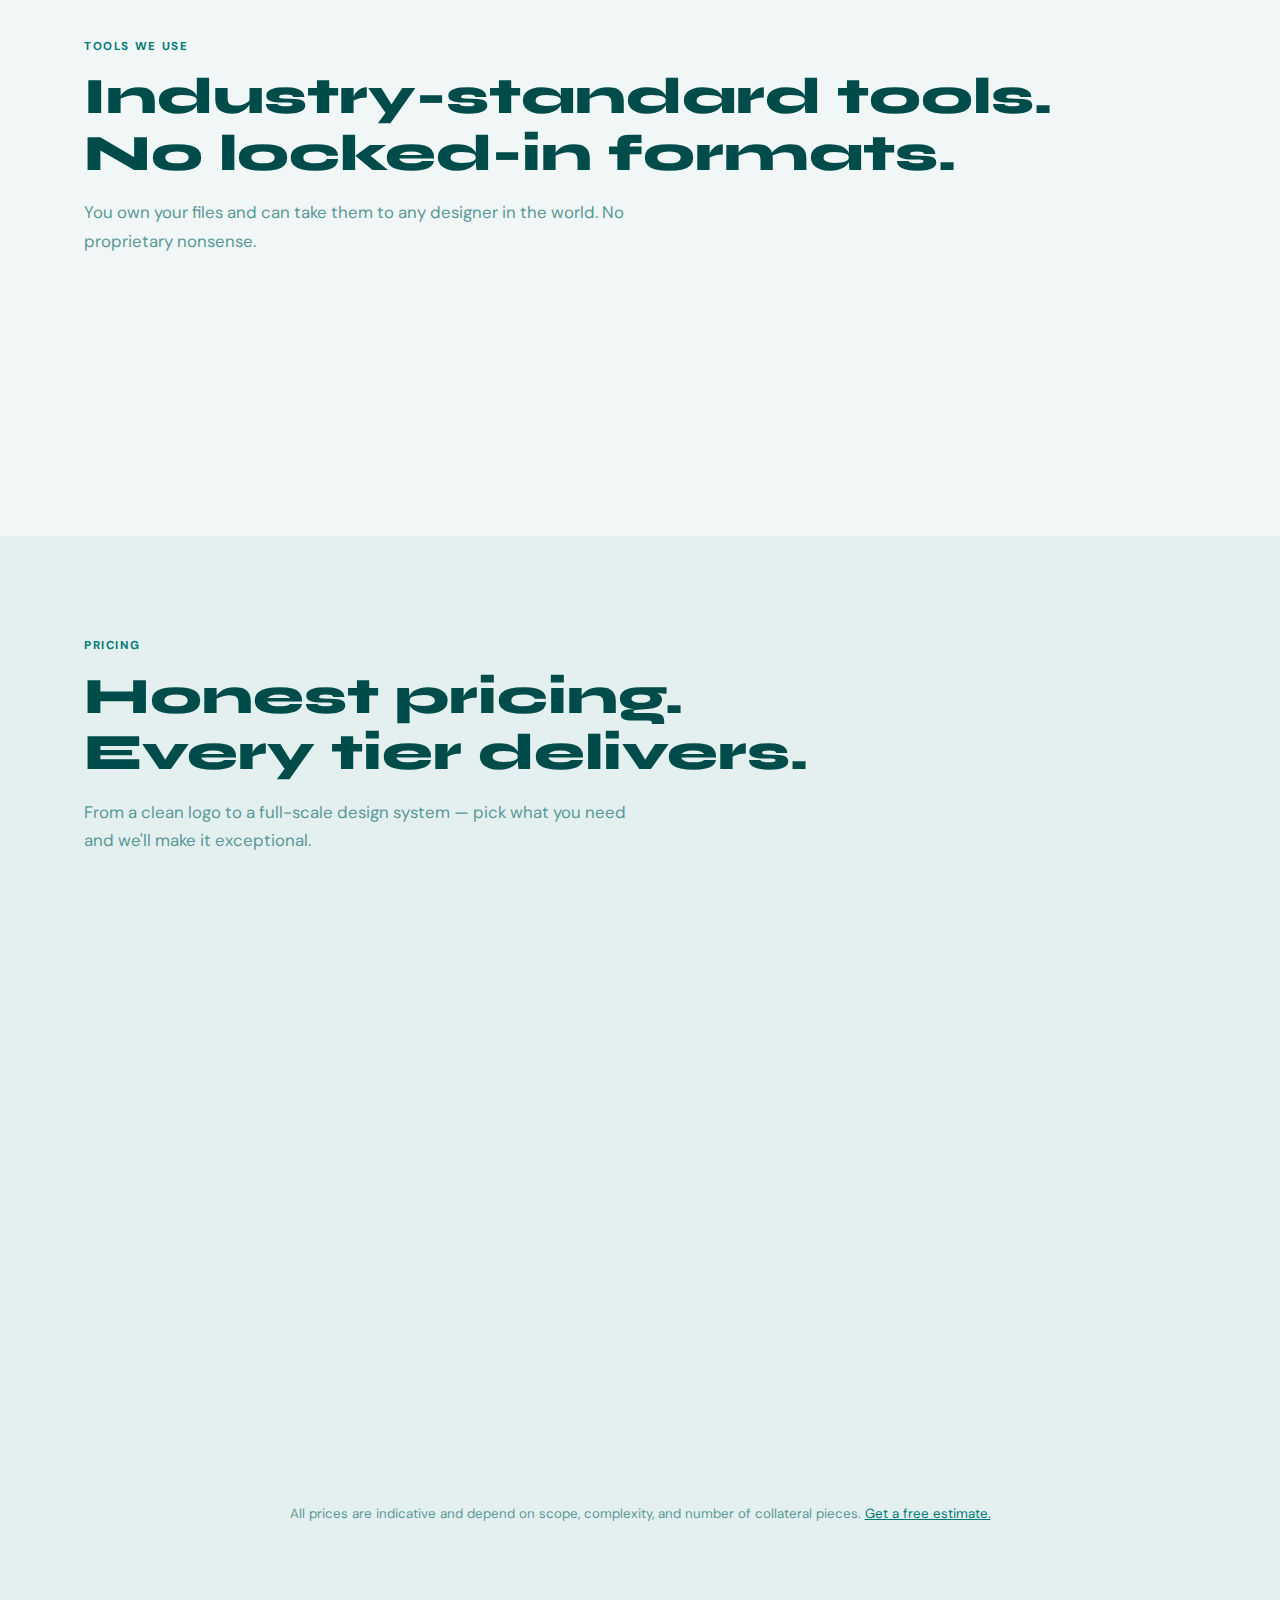
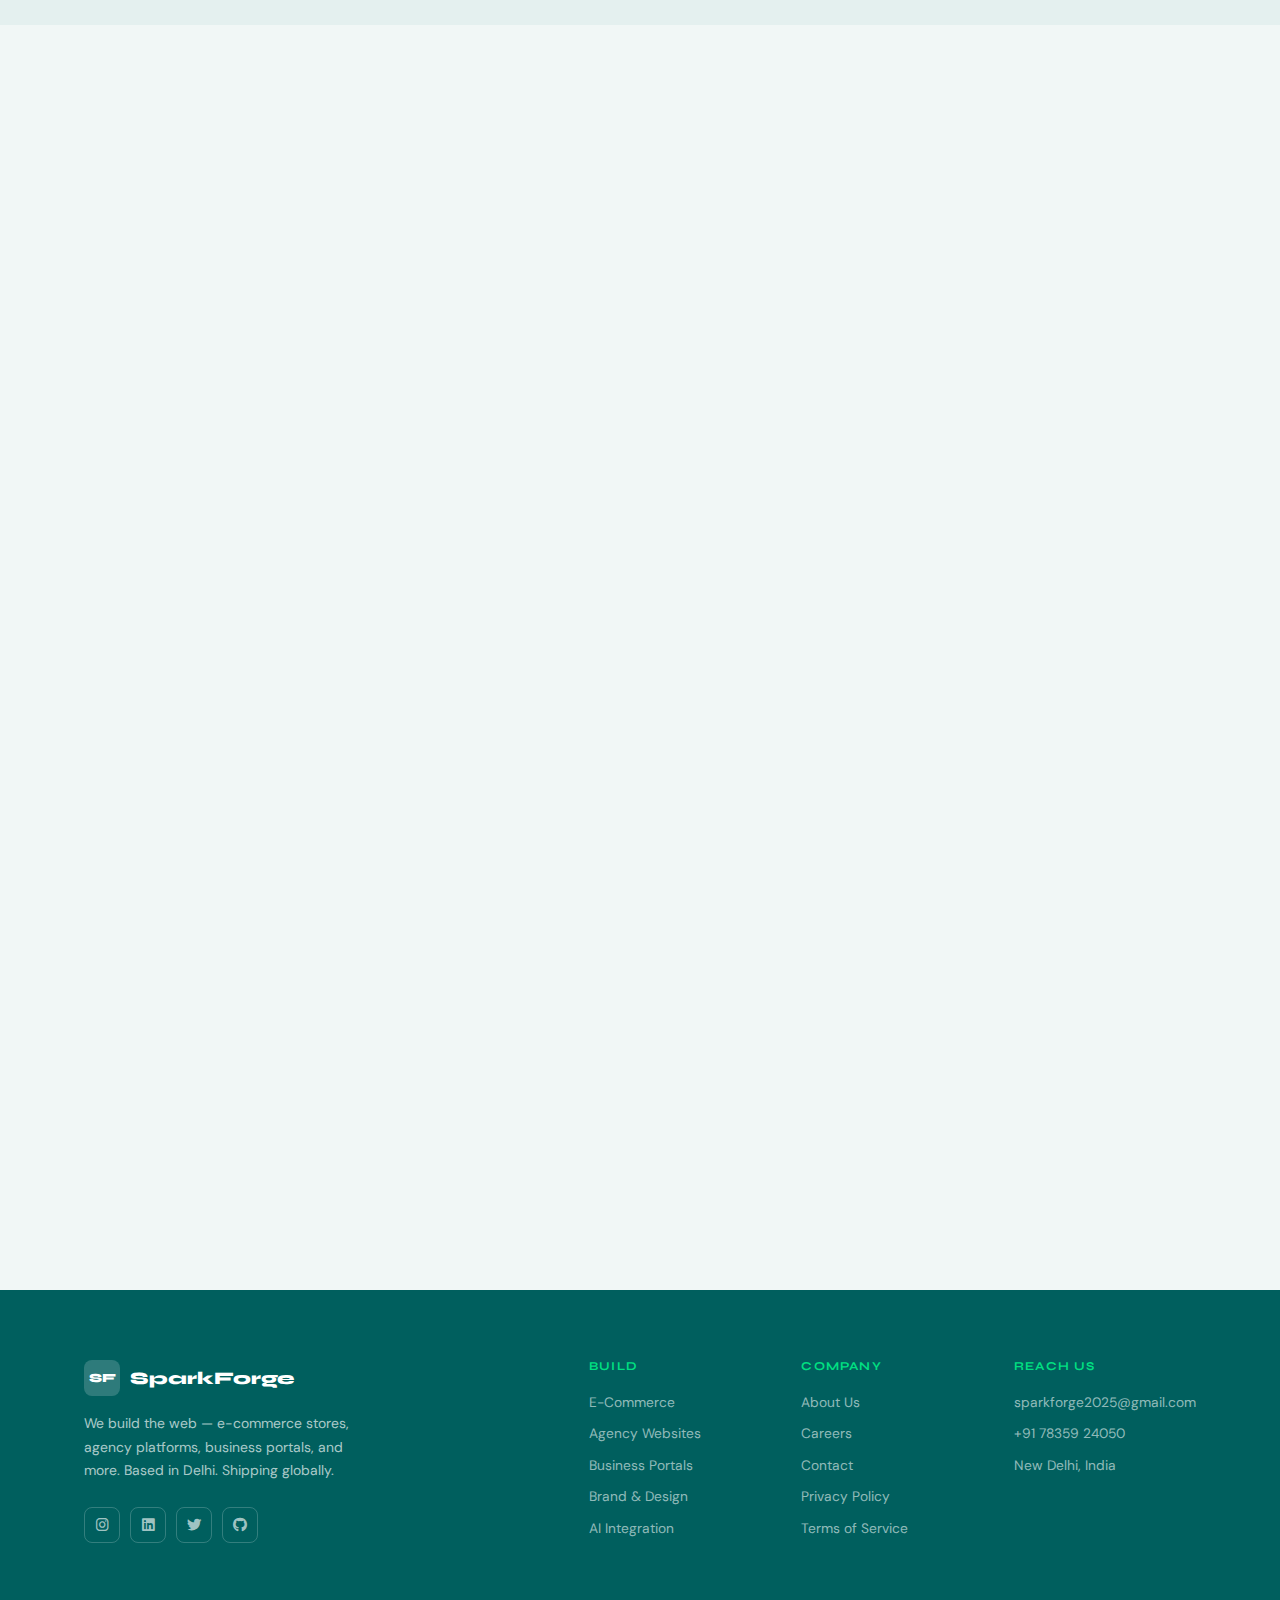
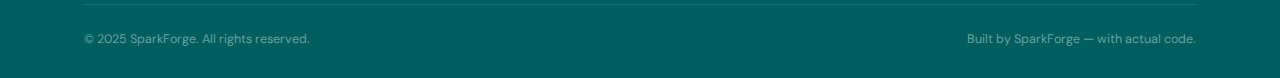
<file: Brand Design/brand.html>
<!DOCTYPE html>
<html lang="en" data-theme="light">
<head>
    <meta charset="UTF-8">
    <meta name="viewport" content="width=device-width, initial-scale=1.0">
    <title>Brand & Design — SparkForge</title>
    <meta name="description" content="SparkForge creates logos, visual systems, brand guidelines, and UI/UX design that makes your product look as good as it works.">
    <link rel="stylesheet" href="brand-style.css">
    <link rel="preconnect" href="https://fonts.googleapis.com">
    <link href="https://fonts.googleapis.com/css2?family=Syne:wght@400;600;700;800&family=DM+Sans:ital,opsz,wght@0,9..40,300;0,9..40,400;0,9..40,500;1,9..40,300&display=swap" rel="stylesheet">
    <link href="https://cdnjs.cloudflare.com/ajax/libs/font-awesome/6.0.0/css/all.min.css" rel="stylesheet">
    <link rel="icon" href="../Asset/SF logo 3.png" type="image/png">
</head>
<body>

<!-- ══ NAVBAR ══════════════════════════════════════════════════════════════ -->
<nav class="navbar" id="navbar">
    <div class="nav-inner">
        <a href="../index.html" class="nav-logo">
            <div class="logo-mark">SF</div>
            <span class="logo-name">SparkForge</span>
        </a>
        <ul class="nav-links">
            <li><a href="../index.html#services">Services</a></li>
            <li><a href="../index.html#work">Our Work</a></li>
            <!-- Team link removed -->
            <li><a href="../index.html#contact">Contact</a></li>
        </ul>
        <div class="nav-right">
            <button class="theme-toggle" id="themeToggle" aria-label="Toggle dark mode">
                <i class="fas fa-moon"></i>
            </button>
            <a href="../index.html#contact" class="nav-cta">Start a Project</a>
            <button class="hamburger" id="hamburger" aria-label="Open menu">
                <span></span><span></span><span></span>
            </button>
        </div>
    </div>
    <div class="mobile-menu" id="mobileMenu">
        <a href="../index.html#services">Services</a>
        <a href="../index.html#work">Our Work</a>
        <!-- Team link removed -->
        <a href="../index.html#contact">Contact</a>
        <a href="../index.html#contact" class="mobile-cta">Start a Project →</a>
    </div>
</nav>

<!-- ══ SERVICE HERO ═══════════════════════════════════════════════════════ -->
<section class="svc-hero" id="home">
    <div class="hero-bg-grid"></div>
    <div class="hero-orb hero-orb--1"></div>
    <div class="hero-orb hero-orb--2"></div>

    <div class="container">
        <div class="svc-hero__inner">
            <div class="svc-hero__content" data-reveal>
                <a href="../index.html#services" class="breadcrumb">
                    <i class="fas fa-arrow-left"></i> All Services
                </a>
                <div class="svc-hero__badge">
                    <i class="fas fa-palette"></i>
                    Service 04
                </div>
                <h1 class="svc-hero__title">
                    Brand &amp;<br>
                    <em>Design</em><br>
                    <span class="accent">that sticks.</span>
                </h1>
                <p class="svc-hero__desc">
                    Logos, visual systems, brand guidelines, and UI/UX design that makes your product look as good as it works. We build identities people remember and interfaces they love to use.
                </p>
                <div class="svc-hero__actions">
                    <a href="../index.html#contact" class="btn btn--primary">Get a Quote <i class="fas fa-arrow-right"></i></a>
                    <a href="#features" class="btn btn--ghost">See What's Included ↓</a>
                </div>
                <div class="svc-hero__meta">
                    <div class="meta-item">
                        <strong>₹15k–₹1.5L+</strong>
                        <span>Starting Range</span>
                    </div>
                    <div class="meta-sep"></div>
                    <div class="meta-item">
                        <strong>1–4 Weeks</strong>
                        <span>Delivery Time</span>
                    </div>
                    <div class="meta-sep"></div>
                    <div class="meta-item">
                        <strong>100%</strong>
                        <span>Original Work</span>
                    </div>
                </div>
            </div>

            <div class="svc-hero__visual" data-reveal>
                <div class="brand-mockup">
                    <!-- Logo showcase -->
                    <div class="brand-logo-card">
                        <div class="brand-logo-preview">
                            <div class="brand-logo-mark">
                                <div class="brand-logo-shape"></div>
                            </div>
                            <div class="brand-logo-wordmark">
                                <div class="brand-wm-line brand-wm-line--bold"></div>
                                <div class="brand-wm-line brand-wm-line--thin"></div>
                            </div>
                        </div>
                        <div class="brand-logo-label">Primary Logo</div>
                    </div>

                    <!-- Colour palette -->
                    <div class="brand-palette-card">
                        <div class="brand-palette-label">Colour System</div>
                        <div class="brand-swatches">
                            <div class="brand-swatch brand-swatch--1" title="#007978">
                                <span>#007978</span>
                            </div>
                            <div class="brand-swatch brand-swatch--2" title="#00df81">
                                <span>#00df81</span>
                            </div>
                            <div class="brand-swatch brand-swatch--3" title="#004c4b">
                                <span>#004c4b</span>
                            </div>
                            <div class="brand-swatch brand-swatch--4" title="#f1f7f6">
                                <span>#f1f7f6</span>
                            </div>
                            <div class="brand-swatch brand-swatch--5" title="#2e6160">
                                <span>#2e6160</span>
                            </div>
                        </div>
                    </div>

                    <!-- Typography showcase -->
                    <div class="brand-type-card">
                        <div class="brand-type-label">Type System</div>
                        <div class="brand-type-display">Aa</div>
                        <div class="brand-type-name">Primary Typeface</div>
                        <div class="brand-type-weights">
                            <span class="tw-light">Light</span>
                            <span class="tw-regular">Regular</span>
                            <span class="tw-bold">Bold</span>
                        </div>
                    </div>

                    <!-- UI component preview -->
                    <div class="brand-ui-card">
                        <div class="brand-ui-label">UI Components</div>
                        <div class="brand-ui-elements">
                            <div class="brand-ui-btn brand-ui-btn--primary">Primary</div>
                            <div class="brand-ui-btn brand-ui-btn--outline">Outline</div>
                            <div class="brand-ui-input">
                                <div class="brand-ui-input-line"></div>
                            </div>
                            <div class="brand-ui-card-mini">
                                <div class="brand-ui-card-img"></div>
                                <div class="brand-ui-card-text">
                                    <div class="buc-line"></div>
                                    <div class="buc-line buc-line--short"></div>
                                </div>
                            </div>
                        </div>
                    </div>

                    <!-- floating accent -->
                    <div class="mock-floating mock-floating--1">✦</div>
                    <div class="mock-floating mock-floating--2"><i class="fas fa-paint-brush"></i></div>
                </div>
            </div>
        </div>
    </div>
</section>

<!-- ══ TICKER ════════════════════════════════════════════════════════════ -->
<div class="ticker" aria-hidden="true">
    <div class="ticker__track">
        <span>Logo &amp; Identity</span><span class="ticker__dot">◆</span>
        <span>Design Systems</span><span class="ticker__dot">◆</span>
        <span>UI/UX Design</span><span class="ticker__dot">◆</span>
        <span>Brand Guidelines</span><span class="ticker__dot">◆</span>
        <span>Typography Systems</span><span class="ticker__dot">◆</span>
        <span>Colour Palettes</span><span class="ticker__dot">◆</span>
        <span>Logo &amp; Identity</span><span class="ticker__dot">◆</span>
        <span>Design Systems</span><span class="ticker__dot">◆</span>
        <span>UI/UX Design</span><span class="ticker__dot">◆</span>
        <span>Brand Guidelines</span><span class="ticker__dot">◆</span>
        <span>Typography Systems</span><span class="ticker__dot">◆</span>
        <span>Colour Palettes</span><span class="ticker__dot">◆</span>
    </div>
</div>

<!-- ══ WHAT'S INCLUDED ═══════════════════════════════════════════════════ -->
<section class="features" id="features">
    <div class="container">
        <p class="section-label">What's Included</p>
        <h2 class="section-title">Design that works<br>from logo to launch.</h2>
        <p class="section-sub">Every deliverable is built to be used — not just admired in a PDF and forgotten.</p>

        <div class="features-grid">

            <div class="feature-card" data-reveal>
                <div class="feature-card__icon"><i class="fas fa-pen-nib"></i></div>
                <h3>Logo & Identity Design</h3>
                <p>Custom logo marks, wordmarks, and symbol systems. Delivered in every format — SVG, PNG, EPS — for web, print, and everything between.</p>
            </div>

            <div class="feature-card" data-reveal>
                <div class="feature-card__icon"><i class="fas fa-swatchbook"></i></div>
                <h3>Colour Systems</h3>
                <p>Primary, secondary, and neutral palettes with accessibility-checked contrast ratios. Dark mode variants included. Every hex code documented.</p>
            </div>

            <div class="feature-card" data-reveal>
                <div class="feature-card__icon"><i class="fas fa-font"></i></div>
                <h3>Typography Systems</h3>
                <p>Display, body, and UI font pairings with defined scales, weights, and line heights. Consistent type hierarchy across every touchpoint.</p>
            </div>

            <div class="feature-card" data-reveal>
                <div class="feature-card__icon"><i class="fas fa-book-open"></i></div>
                <h3>Brand Guidelines</h3>
                <p>A comprehensive PDF and Figma document — logo usage rules, colour codes, type specs, do's and don'ts, and tone of voice. The single source of truth for your brand.</p>
            </div>

            <div class="feature-card" data-reveal>
                <div class="feature-card__icon"><i class="fas fa-th-large"></i></div>
                <h3>Design Systems</h3>
                <p>A production-ready Figma component library — buttons, inputs, cards, nav, modals — built as auto-layout components your developers can build directly from.</p>
            </div>

            <div class="feature-card" data-reveal>
                <div class="feature-card__icon"><i class="fas fa-desktop"></i></div>
                <h3>UI/UX Design</h3>
                <p>Wireframes, high-fidelity screens, prototypes, and user flows. Designed in Figma with real content, real interactions, and a developer handoff your team will actually thank you for.</p>
            </div>

            <div class="feature-card" data-reveal>
                <div class="feature-card__icon"><i class="fas fa-mobile-alt"></i></div>
                <h3>Responsive Design</h3>
                <p>Every screen designed at mobile, tablet, and desktop breakpoints. No guessing how it looks on a phone — you'll see every state before we write a line of code.</p>
            </div>

            <div class="feature-card" data-reveal>
                <div class="feature-card__icon"><i class="fas fa-layer-group"></i></div>
                <h3>Brand Collateral</h3>
                <p>Business cards, letterheads, email signatures, social media kits, pitch deck templates, and presentation themes — everything your brand needs to show up consistently.</p>
            </div>

        </div>
    </div>
</section>

<!-- ══ DELIVERABLES ═══════════════════════════════════════════════════════ -->
<section class="deliverables">
    <div class="container">
        <p class="section-label">Deliverables</p>
        <h2 class="section-title">You get files,<br>not just concepts.</h2>
        <p class="section-sub">Every project ends with a clean handoff — organised files, documented specs, and no mysteries.</p>

        <div class="deliverables-grid">

            <div class="deliverable-item" data-reveal>
                <div class="deliverable-item__icon"><i class="fab fa-figma"></i></div>
                <div>
                    <strong>Figma Source Files</strong>
                    <p>Full editable Figma files — components, variants, styles, prototypes. It's yours to edit forever.</p>
                </div>
            </div>

            <div class="deliverable-item" data-reveal>
                <div class="deliverable-item__icon"><i class="fas fa-file-image"></i></div>
                <div>
                    <strong>Production-Ready Assets</strong>
                    <p>SVG, PNG (1×, 2×, 3×), EPS, PDF. Every logo variation, every size, properly named and organised.</p>
                </div>
            </div>

            <div class="deliverable-item" data-reveal>
                <div class="deliverable-item__icon"><i class="fas fa-file-pdf"></i></div>
                <div>
                    <strong>Brand Guidelines PDF</strong>
                    <p>A polished, shareable PDF your team, printers, and future designers can follow without asking you questions.</p>
                </div>
            </div>

            <div class="deliverable-item" data-reveal>
                <div class="deliverable-item__icon"><i class="fas fa-code"></i></div>
                <div>
                    <strong>CSS Design Tokens</strong>
                    <p>Your colours, spacing, typography, and border radii exported as CSS variables — ready to drop into your codebase.</p>
                </div>
            </div>

            <div class="deliverable-item" data-reveal>
                <div class="deliverable-item__icon"><i class="fas fa-sitemap"></i></div>
                <div>
                    <strong>Component Library</strong>
                    <p>Figma components with auto-layout, variants, and interactive states. Built the way developers actually want to use them.</p>
                </div>
            </div>

            <div class="deliverable-item" data-reveal>
                <div class="deliverable-item__icon"><i class="fas fa-clipboard-list"></i></div>
                <div>
                    <strong>Developer Handoff Specs</strong>
                    <p>Annotated screens with spacing, font sizes, colour values, and interaction notes — no ambiguity in the build phase.</p>
                </div>
            </div>

        </div>
    </div>
</section>

<!-- ══ WHO IS IT FOR ═════════════════════════════════════════════════════ -->
<section class="who-for">
    <div class="container">
        <div class="who-for__inner">
            <div class="who-for__text" data-reveal>
                <p class="section-label">Who It's For</p>
                <h2 class="section-title">Good design is<br>not a luxury —<br><em>it's the product.</em></h2>
                <p class="section-sub">Whether you're building a brand from scratch or fixing one that's gotten inconsistent, we make it intentional.</p>

                <div class="who-list">
                    <div class="who-item">
                        <div class="who-item__icon"><i class="fas fa-seedling"></i></div>
                        <div>
                            <strong>Startups & New Ventures</strong>
                            <p>You need a brand that looks like you know what you're doing — before you've had time to figure it all out. We set you up right from day one.</p>
                        </div>
                    </div>
                    <div class="who-item">
                        <div class="who-item__icon"><i class="fas fa-sync-alt"></i></div>
                        <div>
                            <strong>Rebrandering Businesses</strong>
                            <p>Outgrown your old logo? Ready for a look that matches where you're going, not where you've been? We handle full rebrands.</p>
                        </div>
                    </div>
                    <div class="who-item">
                        <div class="who-item__icon"><i class="fas fa-laptop-code"></i></div>
                        <div>
                            <strong>Product Teams</strong>
                            <p>Engineers who can build anything but need a designer to make the UI actually usable and visually consistent before launch.</p>
                        </div>
                    </div>
                    <div class="who-item">
                        <div class="who-item__icon"><i class="fas fa-briefcase"></i></div>
                        <div>
                            <strong>Agencies & Consultancies</strong>
                            <p>Need a sub-contracted design team to handle client work? We work quietly in the background under your brand.</p>
                        </div>
                    </div>
                </div>
            </div>

            <div class="who-for__visual" data-reveal>
                <div class="testimonial-stack">
                    <div class="testimonial-card testimonial-card--top">
                        <div class="testimonial-stars">
                            <i class="fas fa-star"></i><i class="fas fa-star"></i><i class="fas fa-star"></i><i class="fas fa-star"></i><i class="fas fa-star"></i>
                        </div>
                        <p>"We had a name and a spreadsheet. SparkForge gave us a brand. Investors noticed immediately."</p>
                        <div class="testimonial-author">
                            <div class="testimonial-avatar">VK</div>
                            <div>
                                <strong>Vikram K.</strong>
                                <span>Co-founder, FinNest</span>
                            </div>
                        </div>
                    </div>
                    <div class="testimonial-card testimonial-card--bottom">
                        <div class="testimonial-stars">
                            <i class="fas fa-star"></i><i class="fas fa-star"></i><i class="fas fa-star"></i><i class="fas fa-star"></i><i class="fas fa-star"></i>
                        </div>
                        <p>"The Figma handoff was so clean our developers didn't ask a single design question during the build. First time that's ever happened."</p>
                        <div class="testimonial-author">
                            <div class="testimonial-avatar">PS</div>
                            <div>
                                <strong>Priya S.</strong>
                                <span>Head of Product, Kova</span>
                            </div>
                        </div>
                    </div>
                    <div class="floating-badge floating-badge--1">
                        <i class="fas fa-file-export"></i>
                        <span>Clean handoffs</span>
                    </div>
                    <div class="floating-badge floating-badge--2">
                        <i class="fas fa-palette"></i>
                        <span>100% original</span>
                    </div>
                </div>
            </div>
        </div>
    </div>
</section>

<!-- ══ PROCESS ════════════════════════════════════════════════════════════ -->
<section class="process">
    <div class="container">
        <p class="section-label">How We Work</p>
        <h2 class="section-title">Strategy first.<br>Pixels second.</h2>

        <div class="process-grid">
            <div class="process-step" data-reveal>
                <div class="process-step__num">01</div>
                <div class="process-step__icon"><i class="fas fa-binoculars"></i></div>
                <h3>Brand Discovery</h3>
                <p>We run a structured discovery session to understand your mission, audience, competitors, and the feeling you want to create. No guessing.</p>
            </div>
            <div class="process-step" data-reveal>
                <div class="process-step__num">02</div>
                <div class="process-step__icon"><i class="fas fa-compass-drafting"></i></div>
                <h3>Concept Development</h3>
                <p>We present 2–3 distinct creative directions. Each includes a logo concept, colour mood, and type pairing so you can see the full picture — not just a mark.</p>
            </div>
            <div class="process-step" data-reveal>
                <div class="process-step__num">03</div>
                <div class="process-step__icon"><i class="fas fa-pencil-ruler"></i></div>
                <h3>Refinement</h3>
                <p>You choose a direction and we refine it across 2 rounds of revisions. Spacing, proportion, colour, weight — every detail until it's right.</p>
            </div>
            <div class="process-step" data-reveal>
                <div class="process-step__num">04</div>
                <div class="process-step__icon"><i class="fas fa-box-open"></i></div>
                <h3>Final Delivery</h3>
                <p>You receive all source files, asset exports, brand guidelines, and design tokens. Everything documented, organised, and ready to use.</p>
            </div>
        </div>
    </div>
</section>

<!-- ══ TOOLS ══════════════════════════════════════════════════════════════ -->
<section class="tech-stack">
    <div class="container">
        <p class="section-label">Tools We Use</p>
        <h2 class="section-title">Industry-standard tools.<br>No locked-in formats.</h2>
        <p class="section-sub">You own your files and can take them to any designer in the world. No proprietary nonsense.</p>

        <div class="tech-grid">
            <div class="tech-item" data-reveal>
                <div class="tech-item__icon"><i class="fab fa-figma"></i></div>
                <span>Figma</span>
            </div>
            <div class="tech-item" data-reveal>
                <div class="tech-item__icon"><i class="fas fa-vector-square"></i></div>
                <span>Illustrator</span>
            </div>
            <div class="tech-item" data-reveal>
                <div class="tech-item__icon"><i class="fas fa-image"></i></div>
                <span>Photoshop</span>
            </div>
            <div class="tech-item" data-reveal>
                <div class="tech-item__icon"><i class="fas fa-film"></i></div>
                <span>After Effects</span>
            </div>
            <div class="tech-item" data-reveal>
                <div class="tech-item__icon"><i class="fas fa-file-pdf"></i></div>
                <span>InDesign</span>
            </div>
            <div class="tech-item" data-reveal>
                <div class="tech-item__icon"><i class="fas fa-code"></i></div>
                <span>CSS Tokens</span>
            </div>
        </div>
    </div>
</section>

<!-- ══ PRICING ════════════════════════════════════════════════════════════ -->
<section class="pricing" id="pricing">
    <div class="container">
        <p class="section-label">Pricing</p>
        <h2 class="section-title">Honest pricing.<br>Every tier delivers.</h2>
        <p class="section-sub">From a clean logo to a full-scale design system — pick what you need and we'll make it exceptional.</p>

        <div class="pricing-grid">

            <div class="pricing-card" data-reveal>
                <div class="pricing-card__header">
                    <h3>Identity</h3>
                    <div class="pricing-card__price">
                        <span class="price__currency">₹</span>
                        <span class="price__num">15,000</span>
                    </div>
                    <p>A focused logo and basic brand package for new businesses that need to look professional fast.</p>
                </div>
                <ul class="pricing-card__list">
                    <li><i class="fas fa-check"></i> Logo (3 concepts)</li>
                    <li><i class="fas fa-check"></i> 2 revision rounds</li>
                    <li><i class="fas fa-check"></i> Primary colour palette</li>
                    <li><i class="fas fa-check"></i> Basic typography choice</li>
                    <li><i class="fas fa-check"></i> SVG + PNG exports</li>
                    <li class="muted"><i class="fas fa-times"></i> Brand guidelines doc</li>
                    <li class="muted"><i class="fas fa-times"></i> Design system</li>
                </ul>
                <a href="../index.html#contact" class="btn btn--ghost-dark">Get Started →</a>
            </div>

            <div class="pricing-card pricing-card--featured" data-reveal>
                <div class="pricing-card__badge">Most Popular</div>
                <div class="pricing-card__header">
                    <h3>Brand</h3>
                    <div class="pricing-card__price">
                        <span class="price__currency">₹</span>
                        <span class="price__num">55,000</span>
                    </div>
                    <p>The complete brand package for companies that are serious about consistency across every touchpoint.</p>
                </div>
                <ul class="pricing-card__list">
                    <li><i class="fas fa-check"></i> Full logo system</li>
                    <li><i class="fas fa-check"></i> Colour + type system</li>
                    <li><i class="fas fa-check"></i> Brand guidelines PDF</li>
                    <li><i class="fas fa-check"></i> Brand collateral (3 items)</li>
                    <li><i class="fas fa-check"></i> Social media kit</li>
                    <li><i class="fas fa-check"></i> Figma source files</li>
                    <li><i class="fas fa-check"></i> CSS design tokens</li>
                </ul>
                <a href="../index.html#contact" class="btn btn--primary">Get Started <i class="fas fa-arrow-right"></i></a>
            </div>

            <div class="pricing-card" data-reveal>
                <div class="pricing-card__header">
                    <h3>Brand + UI</h3>
                    <div class="pricing-card__price">
                        <span class="price__currency">₹</span>
                        <span class="price__num">1,50,000+</span>
                    </div>
                    <p>Brand identity plus a full UI/UX design system and screen designs for a web product or app.</p>
                </div>
                <ul class="pricing-card__list">
                    <li><i class="fas fa-check"></i> Everything in Brand</li>
                    <li><i class="fas fa-check"></i> Full design system (Figma)</li>
                    <li><i class="fas fa-check"></i> UI/UX screen designs</li>
                    <li><i class="fas fa-check"></i> Interactive prototype</li>
                    <li><i class="fas fa-check"></i> Developer handoff specs</li>
                    <li><i class="fas fa-check"></i> Responsive (3 breakpoints)</li>
                    <li><i class="fas fa-check"></i> Component library</li>
                </ul>
                <a href="../index.html#contact" class="btn btn--ghost-dark">Let's Talk →</a>
            </div>

        </div>

        <p class="pricing-note">All prices are indicative and depend on scope, complexity, and number of collateral pieces. <a href="../index.html#contact">Get a free estimate.</a></p>
    </div>
</section>

<!-- ══ FAQ ══════════════════════════════════════════════════════════════════ -->
<section class="faq">
    <div class="container">
        <div class="faq__inner">
            <div class="faq__header" data-reveal>
                <p class="section-label">FAQ</p>
                <h2 class="section-title">Questions?<br>We've got answers.</h2>
            </div>

            <div class="faq__list">
                <div class="faq-item" data-reveal>
                    <button class="faq-q" aria-expanded="false">
                        Do you design logos in Figma or Illustrator?
                        <i class="fas fa-plus"></i>
                    </button>
                    <div class="faq-a">
                        <p>Logos are created as vector artwork in Adobe Illustrator and exported in all industry-standard formats — SVG, EPS, PDF, and PNG. All UI and system design work is done in Figma. You get source files for everything.</p>
                    </div>
                </div>

                <div class="faq-item" data-reveal>
                    <button class="faq-q" aria-expanded="false">
                        How many logo concepts do we get?
                        <i class="fas fa-plus"></i>
                    </button>
                    <div class="faq-a">
                        <p>The Identity package includes 3 distinct logo concepts. The Brand and Brand + UI packages also present 3 concepts, but each comes with a fuller brand direction — colour, type, and mood — so you can evaluate the complete picture, not just an isolated mark.</p>
                    </div>
                </div>

                <div class="faq-item" data-reveal>
                    <button class="faq-q" aria-expanded="false">
                        Can you redesign or refresh an existing brand?
                        <i class="fas fa-plus"></i>
                    </button>
                    <div class="faq-a">
                        <p>Absolutely. Rebrands are one of our most common requests. We audit your existing identity, understand what's worth keeping, and evolve it with purpose. We don't throw away equity for the sake of being different — unless that's what you need.</p>
                    </div>
                </div>

                <div class="faq-item" data-reveal>
                    <button class="faq-q" aria-expanded="false">
                        What if we already have a logo and just need UI/UX?
                        <i class="fas fa-plus"></i>
                    </button>
                    <div class="faq-a">
                        <p>No problem — we can work within your existing brand identity and deliver just the design system, UI screens, and developer handoff. Just share your brand assets and we'll take it from there.</p>
                    </div>
                </div>

                <div class="faq-item" data-reveal>
                    <button class="faq-q" aria-expanded="false">
                        Do you also build the website after designing it?
                        <i class="fas fa-plus"></i>
                    </button>
                    <div class="faq-a">
                        <p>Yes — and that's where SparkForge really shines. We design and build under one roof, so there's no translation loss between designer and developer. If you want us to build what we design, check out our Agency Websites or Business Portals services.</p>
                    </div>
                </div>

                <div class="faq-item" data-reveal>
                    <button class="faq-q" aria-expanded="false">
                        How long does a full brand project take?
                        <i class="fas fa-plus"></i>
                    </button>
                    <div class="faq-a">
                        <p>The Identity package takes about 1 week. The full Brand package runs 2–3 weeks. Brand + UI projects that include full screen design typically take 4–8 weeks depending on the scope of the product.</p>
                    </div>
                </div>
            </div>
        </div>
    </div>
</section>

<!-- ══ CTA ═══════════════════════════════════════════════════════════════ -->
<section class="service-cta">
    <div class="container">
        <div class="service-cta__inner" data-reveal>
            <div class="service-cta__orb"></div>
            <p class="section-label">Ready to Start?</p>
            <h2>Your brand should be<br>as good as your <em>product.</em></h2>
            <p>Tell us about your business and we'll come back with ideas within 24 hours.</p>
            <div class="service-cta__actions">
                <a href="../index.html#contact" class="btn btn--primary">Start a Project <i class="fas fa-arrow-right"></i></a>
                <a href="mailto:sparkforge2025@gmail.com" class="btn btn--ghost">sparkforge2025@gmail.com</a>
            </div>
            <div class="service-cta__meta">
                <span><i class="fas fa-clock"></i> Reply within 24 hrs</span>
                <span><i class="fas fa-phone"></i> +91 78359 24050</span>
                <span><i class="fas fa-map-marker-alt"></i> New Delhi, India</span>
            </div>
        </div>
    </div>
</section>

<!-- ══ FOOTER ════════════════════════════════════════════════════════════ -->
<footer class="footer">
    <div class="container">
        <div class="footer-top">
            <div class="footer-brand">
                <a href="../index.html" class="nav-logo">
                    <div class="logo-mark logo-mark--inv">SF</div>
                    <span class="logo-name logo-name--inv">SparkForge</span>
                </a>
                <p class="footer-brand__desc">We build the web — e-commerce stores, agency platforms, business portals, and more. Based in Delhi. Shipping globally.</p>
                <div class="footer-socials">
                    <a href="https://www.instagram.com/sparkforge2025" target="_blank" rel="noopener"><i class="fab fa-instagram"></i></a>
                    <a href="#"><i class="fab fa-linkedin"></i></a>
                    <a href="#"><i class="fab fa-twitter"></i></a>
                    <a href="#"><i class="fab fa-github"></i></a>
                </div>
            </div>
            <div class="footer-links">
                <div class="footer-col">
                    <h5>Build</h5>
                    <a href="/E-Commerce/ecommerce.html">E-Commerce</a>
                    <a href="/Agency/agency.html">Agency Websites</a>
                    <a href="/Business Portal/portal.html">Business Portals</a>
                    <a href="/Brand Design/brand.html">Brand &amp; Design</a>
                    <a href="/AI Integration/ai.html">AI Integration</a>
                </div>
                <div class="footer-col">
                    <h5>Company</h5>
                    <a href="/About Us/about-us.html">About Us</a>
                    <a href="/careers/careers.html">Careers</a>
                    <a href="/Contact/contact.html">Contact</a>
                    <a href="/Privacy Policy/privacy.html">Privacy Policy</a>
                    <a href="/Terms and Conditions/terms.html">Terms of Service</a>
                </div>
                <div class="footer-col">
                    <h5>Reach Us</h5>
                    <a href="mailto:sparkforge2025@gmail.com">sparkforge2025@gmail.com</a>
                    <a href="tel:+917835924050">+91 78359 24050</a>
                    <span>New Delhi, India</span>
                </div>
            </div>
        </div>
        <div class="footer-bottom">
            <p>© 2025 SparkForge. All rights reserved.</p>
            <p>Built by SparkForge — with actual code.</p>
        </div>
    </div>
</footer>

<!-- ══ CHATBOT ════════════════════════════════════════════════════════════ -->
<div class="chatbot" id="chatbot">
    <button class="chatbot__toggle" id="chatToggle" aria-label="Open chat">
        <i class="fas fa-comment-dots" id="chatOpenIcon"></i>
        <i class="fas fa-times" id="chatCloseIcon"></i>
    </button>
    <div class="chatbot__box" id="chatBox">
        <div class="chatbot__header">
            <div class="chatbot__avatar">SF</div>
            <div>
                <strong>SparkForge</strong>
                <span>We reply fast ⚡</span>
            </div>
        </div>
        <div class="chatbot__messages" id="chatMessages"></div>
        <div class="chatbot__quick" id="chatQuick">
            <button data-msg="How much does brand design cost?">Pricing</button>
            <button data-msg="How long does it take?">Timeline</button>
            <button data-msg="What files do I get?">Deliverables</button>
            <button data-msg="How do I get started?">Get started</button>
        </div>
        <div class="chatbot__input">
            <input type="text" id="chatInput" placeholder="Ask anything…" autocomplete="off">
            <button id="chatSend" aria-label="Send">
                <i class="fas fa-paper-plane"></i>
            </button>
        </div>
    </div>
</div>

<script src="brand-script.js"></script>
</body>
</html>
</file>
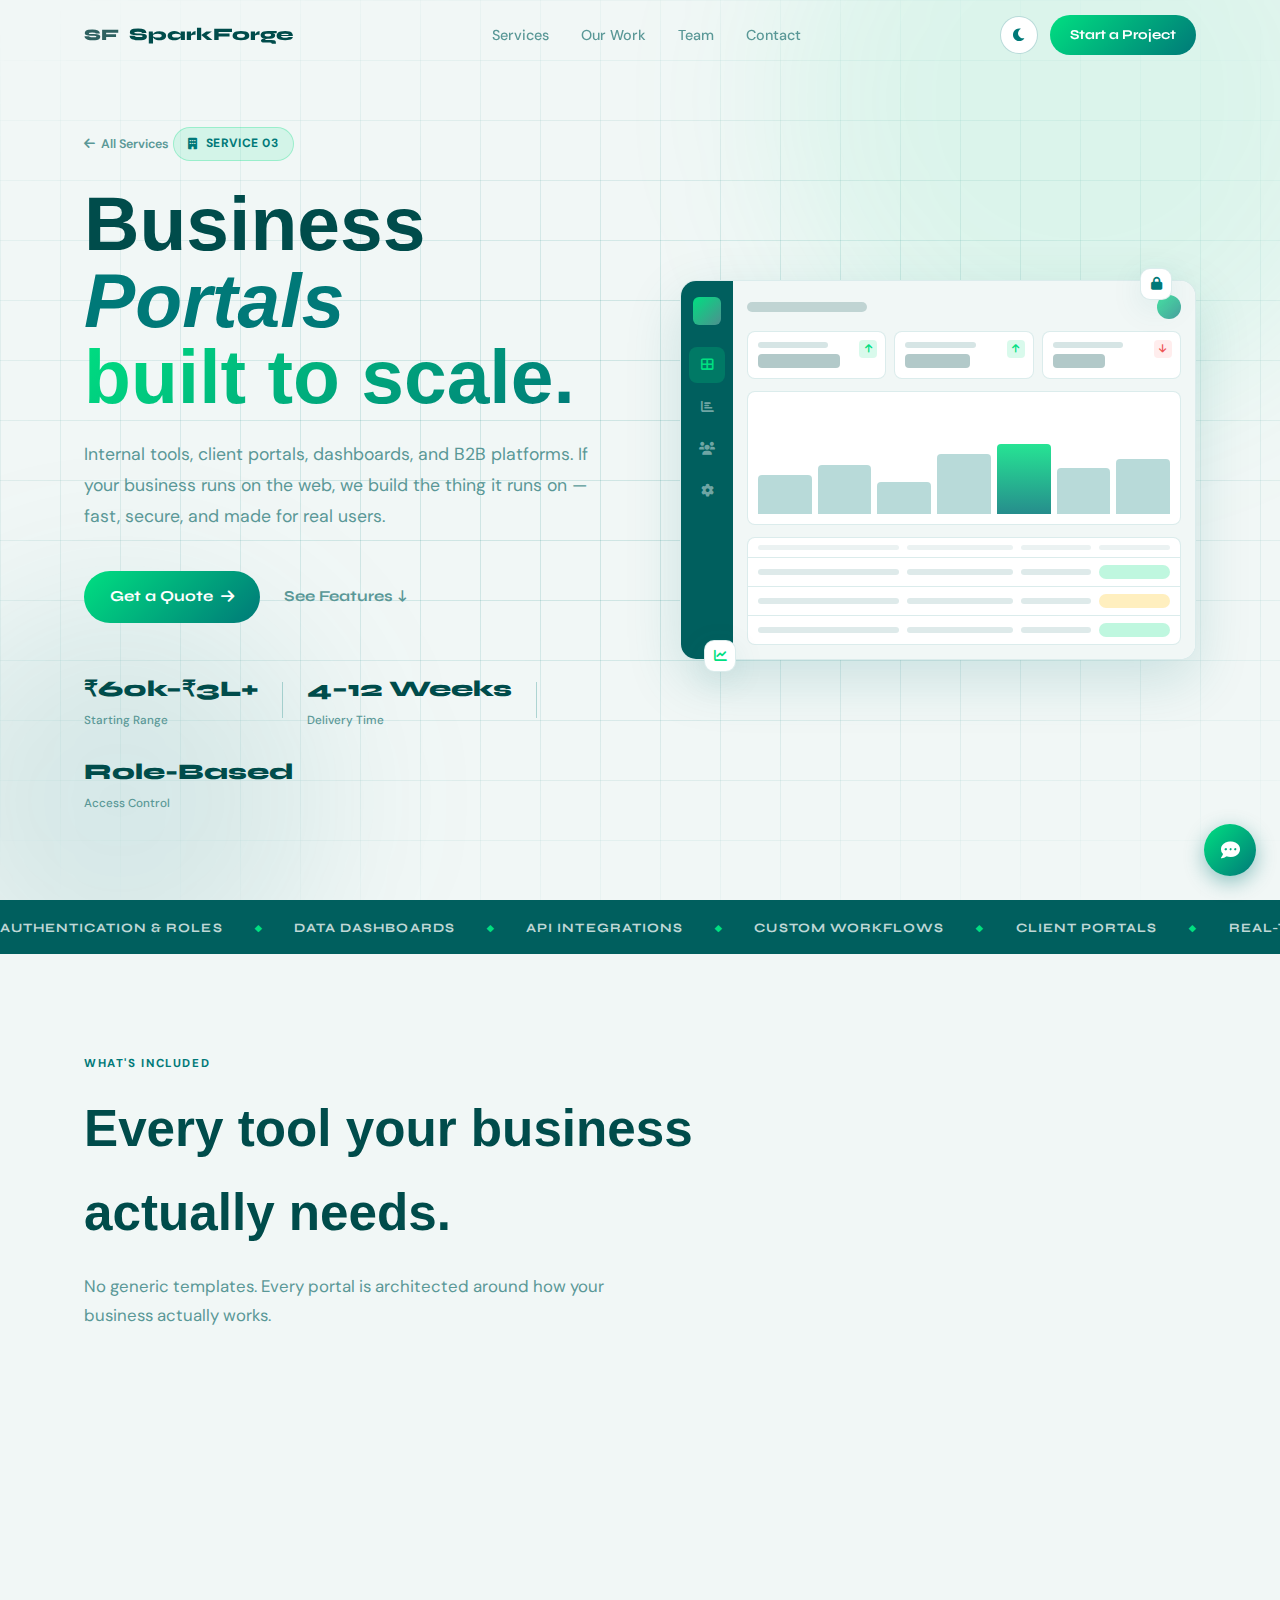
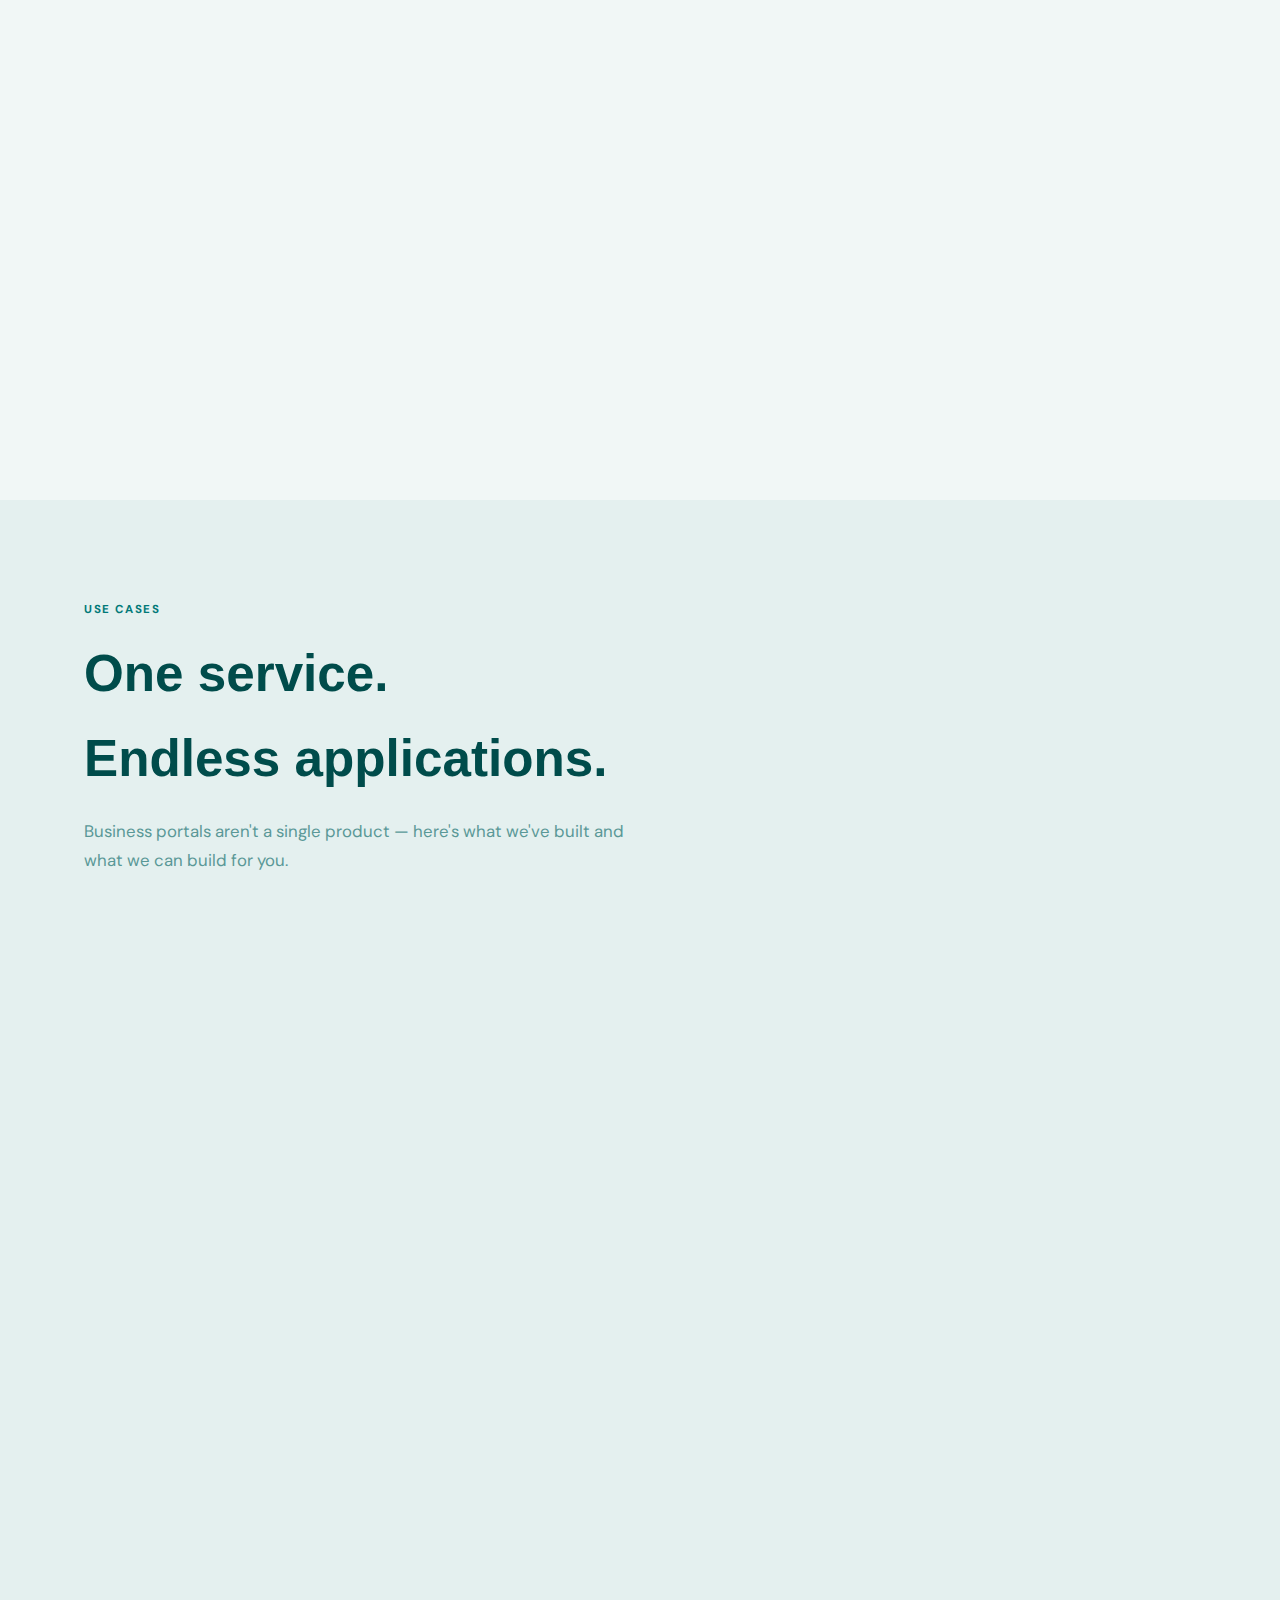
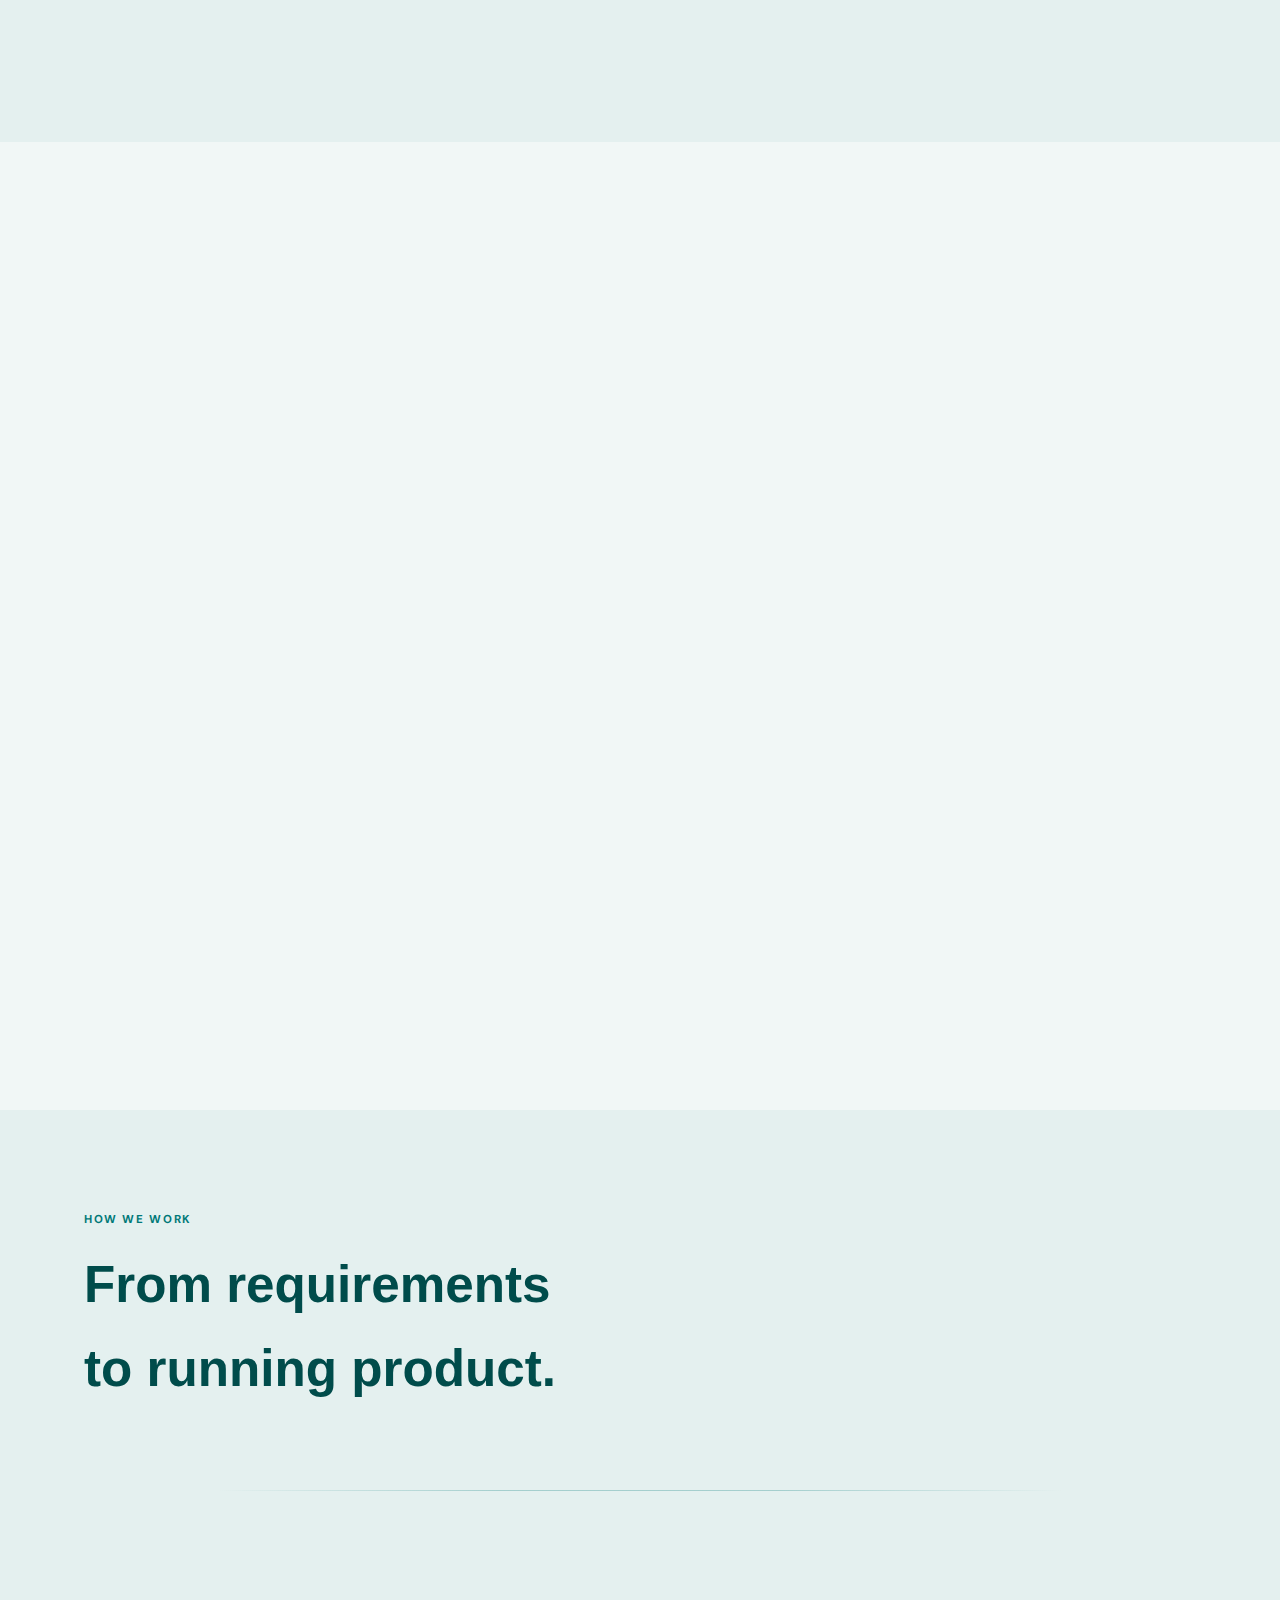
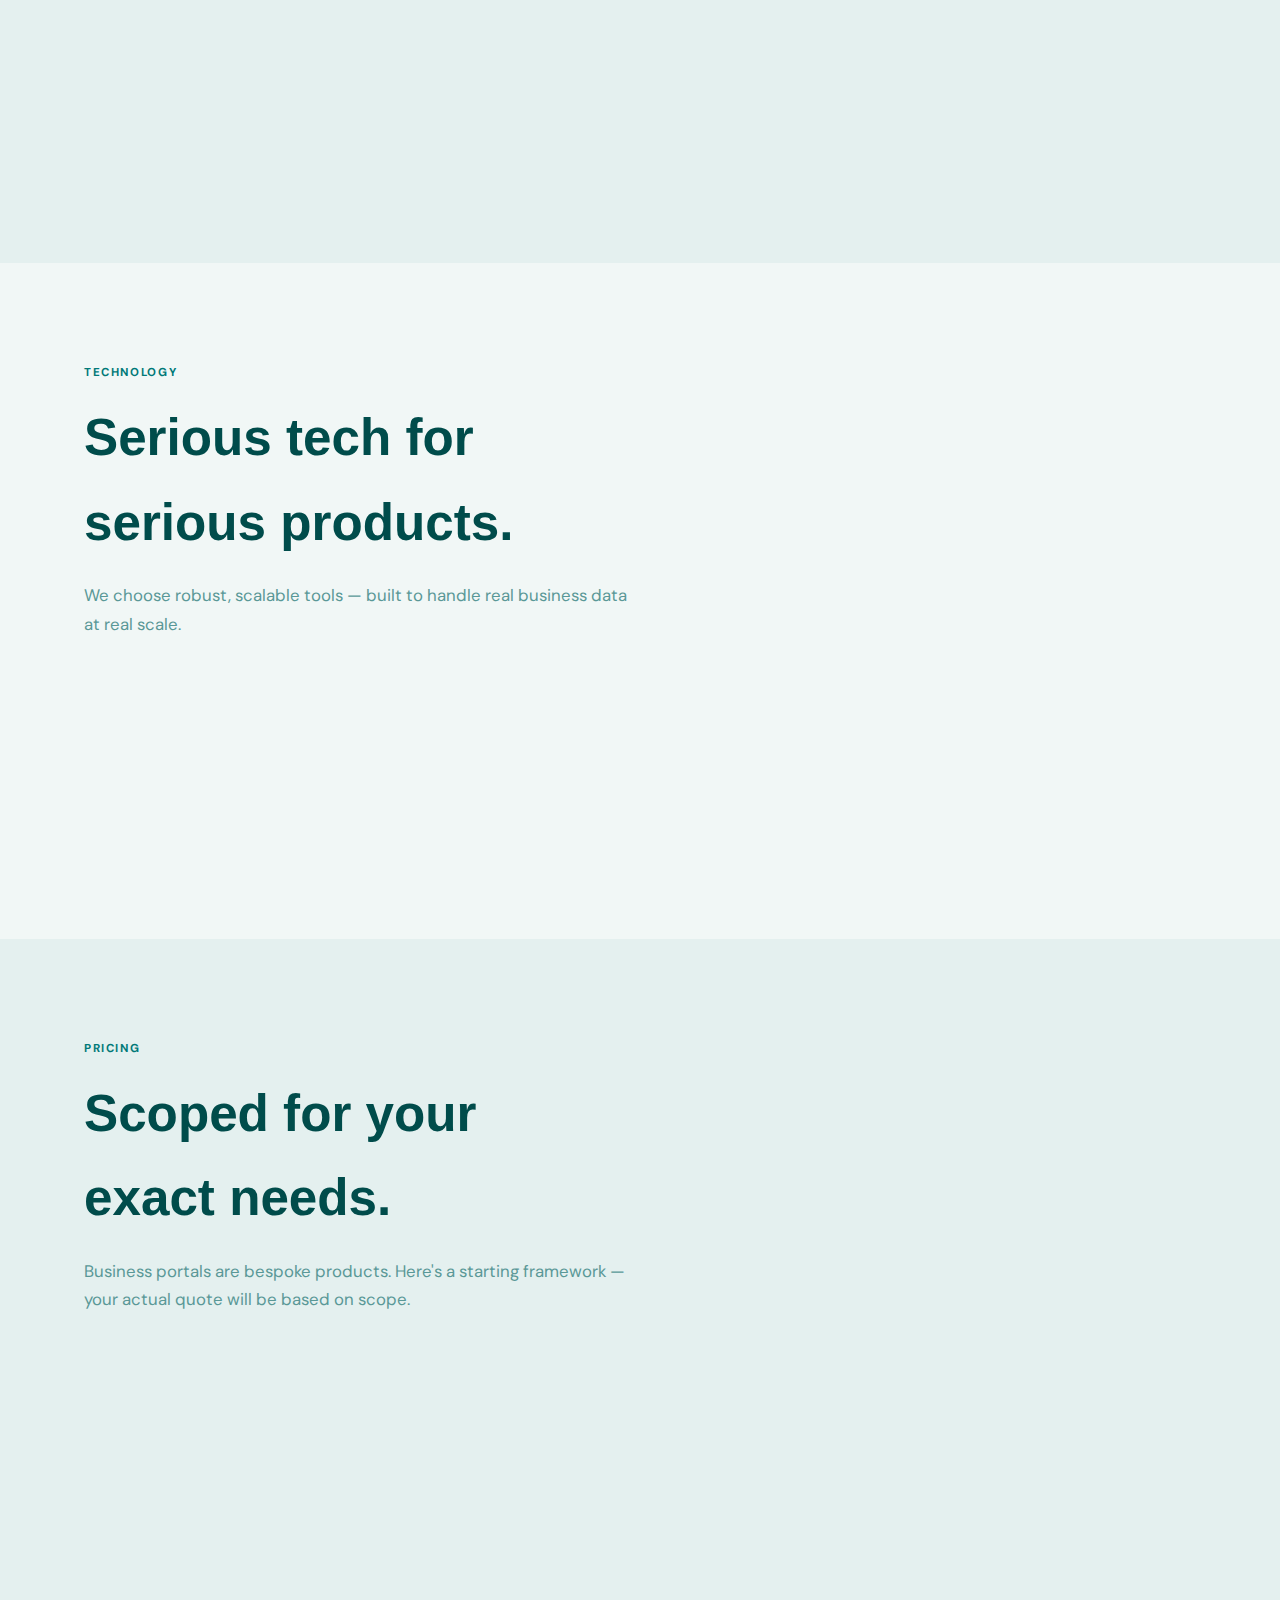
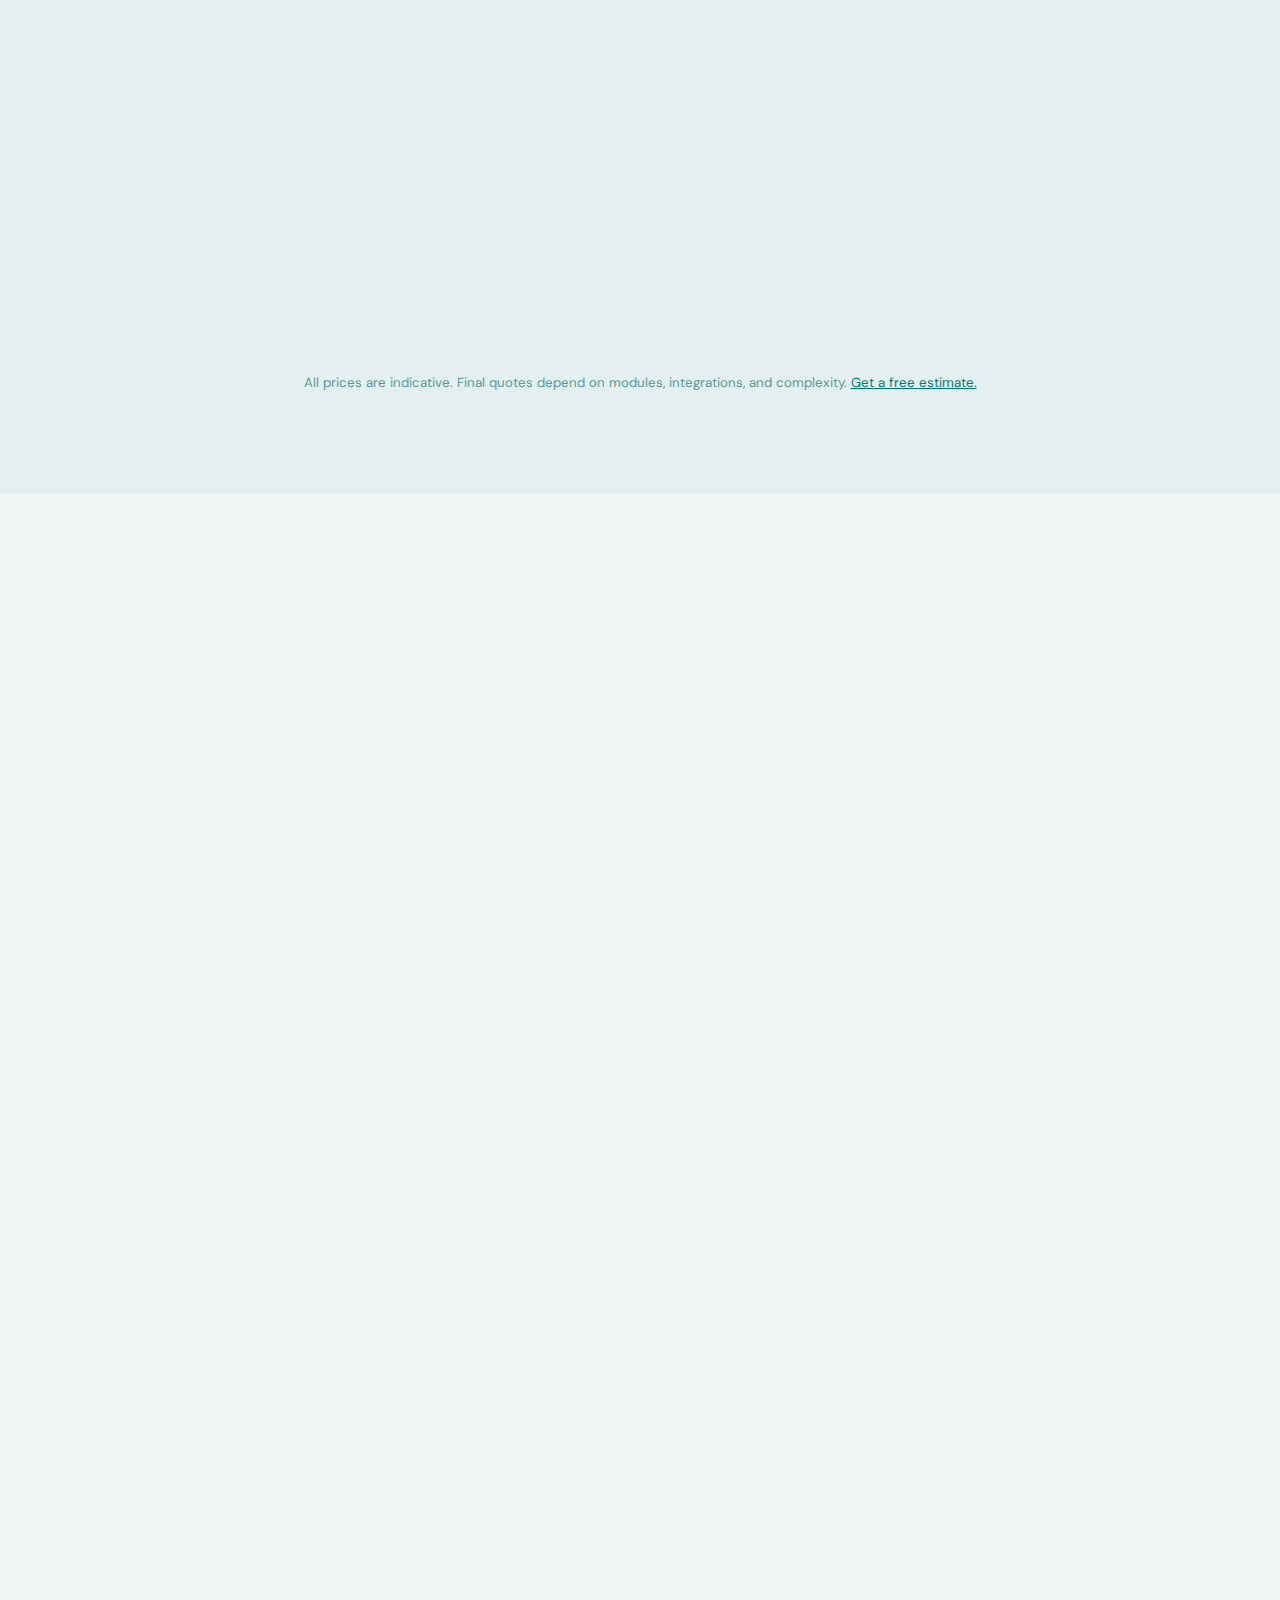
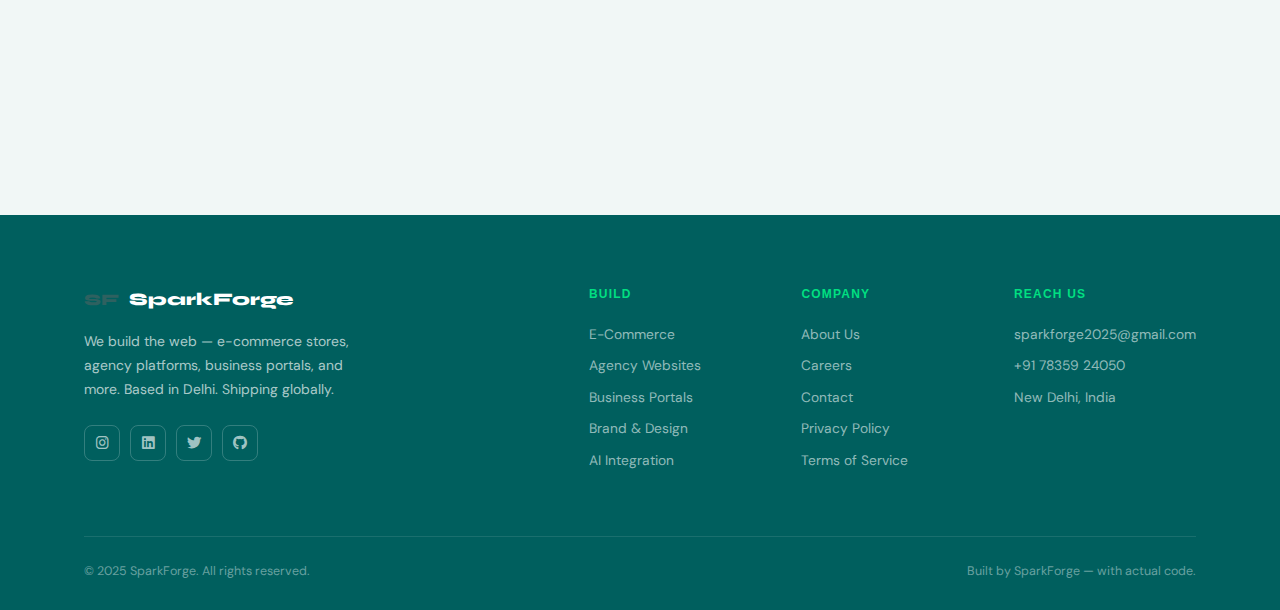
<file: Business Portal/portal.html>
<!DOCTYPE html>
<html lang="en" data-theme="light">
<head>
    <meta charset="UTF-8">
    <meta name="viewport" content="width=device-width, initial-scale=1.0">
    <title>Business Portals — SparkForge</title>
    <meta name="description" content="SparkForge builds internal tools, client portals, dashboards, and B2B platforms. If your business runs on the web, we build the thing it runs on.">
    <link rel="stylesheet" href="portal-style.css">
    <link rel="preconnect" href="https://fonts.googleapis.com">
    <link href="https://fonts.googleapis.com/css2?family=Syne:wght@400;600;700;800&family=DM+Sans:ital,opsz,wght@0,9..40,300;0,9..40,400;0,9..40,500;1,9..40,300&display=swap" rel="stylesheet">
    <link href="https://cdnjs.cloudflare.com/ajax/libs/font-awesome/6.0.0/css/all.min.css" rel="stylesheet">
    <link rel="icon" href="../Asset/SF logo 3.png" type="image/png">
</head>
<body>

<!-- ══ NAVBAR ══════════════════════════════════════════════════════════════ -->
<nav class="navbar" id="navbar">
    <div class="nav-inner">
        <a href="../index.html" class="nav-logo">
            <div class="logo-mark">SF</div>
            <span class="logo-name">SparkForge</span>
        </a>

        <ul class="nav-links">
            <li><a href="../index.html#services">Services</a></li>
            <li><a href="../index.html#work">Our Work</a></li>
            <li><a href="../index.html#team">Team</a></li>
            <li><a href="../index.html#contact">Contact</a></li>
        </ul>

        <div class="nav-right">
            <button class="theme-toggle" id="themeToggle" aria-label="Toggle dark mode">
                <i class="fas fa-moon"></i>
            </button>
            <a href="../index.html#contact" class="nav-cta">Start a Project</a>
            <button class="hamburger" id="hamburger" aria-label="Open menu">
                <span></span><span></span><span></span>
            </button>
        </div>
    </div>

    <div class="mobile-menu" id="mobileMenu">
        <a href="../index.html#services">Services</a>
        <a href="../index.html#work">Our Work</a>
        <a href="../index.html#team">Team</a>
        <a href="../index.html#contact">Contact</a>
        <a href="../index.html#contact" class="mobile-cta">Start a Project →</a>
    </div>
</nav>

<!-- ══ SERVICE HERO ═══════════════════════════════════════════════════════ -->
<section class="svc-hero" id="home">
    <div class="hero-bg-grid"></div>
    <div class="hero-orb hero-orb--1"></div>
    <div class="hero-orb hero-orb--2"></div>

    <div class="container">
        <div class="svc-hero__inner">
            <div class="svc-hero__content" data-reveal>
                <a href="../index.html#services" class="breadcrumb">
                    <i class="fas fa-arrow-left"></i> All Services
                </a>
                <div class="svc-hero__badge">
                    <i class="fas fa-building"></i>
                    Service 03
                </div>
                <h1 class="svc-hero__title">
                    Business<br>
                    <em>Portals</em><br>
                    <span class="accent">built to scale.</span>
                </h1>
                <p class="svc-hero__desc">
                    Internal tools, client portals, dashboards, and B2B platforms. If your business runs on the web, we build the thing it runs on — fast, secure, and made for real users.
                </p>
                <div class="svc-hero__actions">
                    <a href="../index.html#contact" class="btn btn--primary">Get a Quote <i class="fas fa-arrow-right"></i></a>
                    <a href="#features" class="btn btn--ghost">See Features ↓</a>
                </div>
                <div class="svc-hero__meta">
                    <div class="meta-item">
                        <strong>₹60k–₹3L+</strong>
                        <span>Starting Range</span>
                    </div>
                    <div class="meta-sep"></div>
                    <div class="meta-item">
                        <strong>4–12 Weeks</strong>
                        <span>Delivery Time</span>
                    </div>
                    <div class="meta-sep"></div>
                    <div class="meta-item">
                        <strong>Role-Based</strong>
                        <span>Access Control</span>
                    </div>
                </div>
            </div>

            <div class="svc-hero__visual" data-reveal>
                <div class="dashboard-mockup">
                    <div class="dash-sidebar">
                        <div class="dash-logo"></div>
                        <div class="dash-nav">
                            <div class="dash-nav-item dash-nav-item--active">
                                <i class="fas fa-th-large"></i>
                            </div>
                            <div class="dash-nav-item">
                                <i class="fas fa-chart-bar"></i>
                            </div>
                            <div class="dash-nav-item">
                                <i class="fas fa-users"></i>
                            </div>
                            <div class="dash-nav-item">
                                <i class="fas fa-cog"></i>
                            </div>
                        </div>
                    </div>
                    <div class="dash-main">
                        <div class="dash-topbar">
                            <div class="dash-title"></div>
                            <div class="dash-avatar"></div>
                        </div>
                        <div class="dash-stats-row">
                            <div class="dash-stat-card">
                                <div class="dash-stat-label"></div>
                                <div class="dash-stat-num"></div>
                                <div class="dash-stat-change dash-stat-change--up">
                                    <i class="fas fa-arrow-up"></i>
                                </div>
                            </div>
                            <div class="dash-stat-card">
                                <div class="dash-stat-label"></div>
                                <div class="dash-stat-num dash-stat-num--mid"></div>
                                <div class="dash-stat-change dash-stat-change--up">
                                    <i class="fas fa-arrow-up"></i>
                                </div>
                            </div>
                            <div class="dash-stat-card">
                                <div class="dash-stat-label"></div>
                                <div class="dash-stat-num dash-stat-num--sm"></div>
                                <div class="dash-stat-change dash-stat-change--down">
                                    <i class="fas fa-arrow-down"></i>
                                </div>
                            </div>
                        </div>
                        <div class="dash-chart-area">
                            <div class="dash-chart-bars">
                                <div class="dash-bar" style="height:55%"></div>
                                <div class="dash-bar" style="height:70%"></div>
                                <div class="dash-bar" style="height:45%"></div>
                                <div class="dash-bar" style="height:85%"></div>
                                <div class="dash-bar dash-bar--active" style="height:100%"></div>
                                <div class="dash-bar" style="height:65%"></div>
                                <div class="dash-bar" style="height:78%"></div>
                            </div>
                        </div>
                        <div class="dash-table">
                            <div class="dash-table-row dash-table-row--head">
                                <div></div><div></div><div></div><div></div>
                            </div>
                            <div class="dash-table-row">
                                <div></div><div></div><div></div>
                                <div class="dash-badge dash-badge--green"></div>
                            </div>
                            <div class="dash-table-row">
                                <div></div><div></div><div></div>
                                <div class="dash-badge dash-badge--yellow"></div>
                            </div>
                            <div class="dash-table-row">
                                <div></div><div></div><div></div>
                                <div class="dash-badge dash-badge--green"></div>
                            </div>
                        </div>
                    </div>
                </div>
                <div class="mock-floating mock-floating--1"><i class="fas fa-lock"></i></div>
                <div class="mock-floating mock-floating--2"><i class="fas fa-chart-line"></i></div>
            </div>
        </div>
    </div>
</section>

<!-- ══ TICKER ════════════════════════════════════════════════════════════ -->
<div class="ticker" aria-hidden="true">
    <div class="ticker__track">
        <span>Authentication & Roles</span><span class="ticker__dot">◆</span>
        <span>Data Dashboards</span><span class="ticker__dot">◆</span>
        <span>API Integrations</span><span class="ticker__dot">◆</span>
        <span>Custom Workflows</span><span class="ticker__dot">◆</span>
        <span>Client Portals</span><span class="ticker__dot">◆</span>
        <span>Real-Time Data</span><span class="ticker__dot">◆</span>
        <span>Authentication & Roles</span><span class="ticker__dot">◆</span>
        <span>Data Dashboards</span><span class="ticker__dot">◆</span>
        <span>API Integrations</span><span class="ticker__dot">◆</span>
        <span>Custom Workflows</span><span class="ticker__dot">◆</span>
        <span>Client Portals</span><span class="ticker__dot">◆</span>
        <span>Real-Time Data</span><span class="ticker__dot">◆</span>
    </div>
</div>

<!-- ══ WHAT IS INCLUDED ══════════════════════════════════════════════════ -->
<section class="features" id="features">
    <div class="container">
        <p class="section-label">What's Included</p>
        <h2 class="section-title">Every tool your business<br>actually needs.</h2>
        <p class="section-sub">No generic templates. Every portal is architected around how your business actually works.</p>

        <div class="features-grid">

            <div class="feature-card" data-reveal>
                <div class="feature-card__icon">
                    <i class="fas fa-user-lock"></i>
                </div>
                <h3>Authentication & Role-Based Access</h3>
                <p>Secure login with multi-role support — admins, managers, clients, and staff each see only what they need. OAuth, JWT, and SSO supported.</p>
            </div>

            <div class="feature-card" data-reveal>
                <div class="feature-card__icon">
                    <i class="fas fa-chart-bar"></i>
                </div>
                <h3>Data Dashboards</h3>
                <p>Real-time charts, KPI cards, and filterable tables that give decision-makers instant visibility into the numbers that matter.</p>
            </div>

            <div class="feature-card" data-reveal>
                <div class="feature-card__icon">
                    <i class="fas fa-plug"></i>
                </div>
                <h3>API Integrations</h3>
                <p>We connect your portal to the tools you already use — CRMs, ERPs, payment gateways, third-party data sources, and internal databases.</p>
            </div>

            <div class="feature-card" data-reveal>
                <div class="feature-card__icon">
                    <i class="fas fa-project-diagram"></i>
                </div>
                <h3>Custom Workflows</h3>
                <p>Approval flows, task queues, status pipelines, and automated notifications. We model your exact process and put it on the web.</p>
            </div>

            <div class="feature-card" data-reveal>
                <div class="feature-card__icon">
                    <i class="fas fa-file-invoice"></i>
                </div>
                <h3>Document & Report Generation</h3>
                <p>Auto-generate PDFs, invoices, reports, and exports from live data. Send them by email, download on demand, or archive automatically.</p>
            </div>

            <div class="feature-card" data-reveal>
                <div class="feature-card__icon">
                    <i class="fas fa-bell"></i>
                </div>
                <h3>Notifications & Alerts</h3>
                <p>In-app, email, and SMS notifications triggered by workflow events. Keep your team informed without manual follow-ups.</p>
            </div>

            <div class="feature-card" data-reveal>
                <div class="feature-card__icon">
                    <i class="fas fa-search"></i>
                </div>
                <h3>Advanced Search & Filtering</h3>
                <p>Full-text search, multi-column filters, date ranges, and saved views. Finding anything in your data should take seconds, not minutes.</p>
            </div>

            <div class="feature-card" data-reveal>
                <div class="feature-card__icon">
                    <i class="fas fa-shield-alt"></i>
                </div>
                <h3>Security & Audit Logs</h3>
                <p>HTTPS, encrypted storage, CSRF protection, and full audit trails so you always know who did what, and when.</p>
            </div>

        </div>
    </div>
</section>

<!-- ══ USE CASES ═════════════════════════════════════════════════════════ -->
<section class="use-cases">
    <div class="container">
        <p class="section-label">Use Cases</p>
        <h2 class="section-title">One service.<br>Endless applications.</h2>
        <p class="section-sub">Business portals aren't a single product — here's what we've built and what we can build for you.</p>

        <div class="use-cases-grid">

            <div class="use-case-card" data-reveal>
                <div class="use-case-card__icon"><i class="fas fa-handshake"></i></div>
                <h3>Client Portals</h3>
                <p>Give your clients a dedicated space to view project progress, approve deliverables, download reports, and raise tickets — all without a single back-and-forth email.</p>
                <div class="use-case-card__tags">
                    <span>Agencies</span><span>Consultancies</span><span>Freelancers</span>
                </div>
            </div>

            <div class="use-case-card" data-reveal>
                <div class="use-case-card__icon"><i class="fas fa-boxes"></i></div>
                <h3>Inventory & Operations</h3>
                <p>Track stock levels, manage suppliers, log inbound and outbound movements, and get alerts before things run out. Built for warehouses, retailers, and distributors.</p>
                <div class="use-case-card__tags">
                    <span>Retail</span><span>Logistics</span><span>Manufacturing</span>
                </div>
            </div>

            <div class="use-case-card" data-reveal>
                <div class="use-case-card__icon"><i class="fas fa-users-cog"></i></div>
                <h3>HR & Employee Portals</h3>
                <p>Leave requests, attendance tracking, payroll visibility, onboarding flows, and employee directories — accessible from any device, any time.</p>
                <div class="use-case-card__tags">
                    <span>SMBs</span><span>Enterprises</span><span>Startups</span>
                </div>
            </div>

            <div class="use-case-card" data-reveal>
                <div class="use-case-card__icon"><i class="fas fa-graduation-cap"></i></div>
                <h3>Learning Management Systems</h3>
                <p>Course creation, video hosting, quizzes, progress tracking, and certificates. A full LMS tailored to your curriculum and branding.</p>
                <div class="use-case-card__tags">
                    <span>EdTech</span><span>Corporate Training</span><span>Institutes</span>
                </div>
            </div>

            <div class="use-case-card" data-reveal>
                <div class="use-case-card__icon"><i class="fas fa-chart-pie"></i></div>
                <h3>Analytics & BI Dashboards</h3>
                <p>Consolidate data from multiple sources into one view. Charts, trends, forecasts, and drill-downs that let your leadership team make better decisions faster.</p>
                <div class="use-case-card__tags">
                    <span>Finance</span><span>Marketing</span><span>Operations</span>
                </div>
            </div>

            <div class="use-case-card" data-reveal>
                <div class="use-case-card__icon"><i class="fas fa-store"></i></div>
                <h3>Vendor & Partner Portals</h3>
                <p>Onboard vendors, manage contracts, track deliverables, and handle invoicing — all in one shared portal your supply chain can actually use.</p>
                <div class="use-case-card__tags">
                    <span>B2B</span><span>Supply Chain</span><span>Procurement</span>
                </div>
            </div>

        </div>
    </div>
</section>

<!-- ══ WHO IS IT FOR ═════════════════════════════════════════════════════ -->
<section class="who-for">
    <div class="container">
        <div class="who-for__inner">
            <div class="who-for__text" data-reveal>
                <p class="section-label">Who It's For</p>
                <h2 class="section-title">If your team juggles<br>spreadsheets —<br><em>this is for you.</em></h2>
                <p class="section-sub">If you're running critical business operations through email threads and Excel files, a portal isn't a luxury. It's overdue.</p>

                <div class="who-list">
                    <div class="who-item">
                        <div class="who-item__icon"><i class="fas fa-building"></i></div>
                        <div>
                            <strong>SMBs & Growing Teams</strong>
                            <p>Outgrowing spreadsheets and need a central system that keeps everyone on the same page as the team scales.</p>
                        </div>
                    </div>
                    <div class="who-item">
                        <div class="who-item__icon"><i class="fas fa-briefcase"></i></div>
                        <div>
                            <strong>Service-Based Businesses</strong>
                            <p>Agencies, consultancies, and professional services firms that need to deliver a premium client experience digitally.</p>
                        </div>
                    </div>
                    <div class="who-item">
                        <div class="who-item__icon"><i class="fas fa-industry"></i></div>
                        <div>
                            <strong>Operations-Heavy Companies</strong>
                            <p>Logistics, manufacturing, and retail businesses where tracking, workflows, and real-time data visibility are non-negotiable.</p>
                        </div>
                    </div>
                    <div class="who-item">
                        <div class="who-item__icon"><i class="fas fa-rocket"></i></div>
                        <div>
                            <strong>B2B SaaS Startups</strong>
                            <p>Early-stage companies that need a working product portal shipped fast, without spending months on engineering.</p>
                        </div>
                    </div>
                </div>
            </div>

            <div class="who-for__visual" data-reveal>
                <div class="testimonial-stack">
                    <div class="testimonial-card testimonial-card--top">
                        <div class="testimonial-stars">
                            <i class="fas fa-star"></i><i class="fas fa-star"></i><i class="fas fa-star"></i><i class="fas fa-star"></i><i class="fas fa-star"></i>
                        </div>
                        <p>"We replaced 4 spreadsheets and 2 WhatsApp groups with one portal. Our ops team went from chaos to clarity overnight."</p>
                        <div class="testimonial-author">
                            <div class="testimonial-avatar">SK</div>
                            <div>
                                <strong>Sanjay K.</strong>
                                <span>COO, LogiTrack India</span>
                            </div>
                        </div>
                    </div>
                    <div class="testimonial-card testimonial-card--bottom">
                        <div class="testimonial-stars">
                            <i class="fas fa-star"></i><i class="fas fa-star"></i><i class="fas fa-star"></i><i class="fas fa-star"></i><i class="fas fa-star"></i>
                        </div>
                        <p>"The client portal SparkForge built cut our back-and-forth emails by 80%. Clients love it. We love it more."</p>
                        <div class="testimonial-author">
                            <div class="testimonial-avatar">NP</div>
                            <div>
                                <strong>Neha P.</strong>
                                <span>Founder, Studio Nyne</span>
                            </div>
                        </div>
                    </div>
                    <div class="floating-badge floating-badge--1">
                        <i class="fas fa-lock"></i>
                        <span>Secure by default</span>
                    </div>
                    <div class="floating-badge floating-badge--2">
                        <i class="fas fa-bolt"></i>
                        <span>Real-time data</span>
                    </div>
                </div>
            </div>
        </div>
    </div>
</section>

<!-- ══ PROCESS ════════════════════════════════════════════════════════════ -->
<section class="process">
    <div class="container">
        <p class="section-label">How We Work</p>
        <h2 class="section-title">From requirements<br>to running product.</h2>

        <div class="process-grid">

            <div class="process-step" data-reveal>
                <div class="process-step__num">01</div>
                <div class="process-step__icon"><i class="fas fa-sitemap"></i></div>
                <h3>Requirements Mapping</h3>
                <p>We dig deep into your workflows, user roles, data sources, and pain points. We document everything before touching Figma or a code editor.</p>
            </div>

            <div class="process-step" data-reveal>
                <div class="process-step__num">02</div>
                <div class="process-step__icon"><i class="fas fa-pencil-ruler"></i></div>
                <h3>Architecture & Design</h3>
                <p>We design the data model and system architecture alongside the UI. You get Figma screens and a technical plan before any code is written.</p>
            </div>

            <div class="process-step" data-reveal>
                <div class="process-step__num">03</div>
                <div class="process-step__icon"><i class="fas fa-laptop-code"></i></div>
                <h3>Iterative Development</h3>
                <p>We build in sprints with weekly demos. Core features ship first so you can start testing real workflows early — not after three months.</p>
            </div>

            <div class="process-step" data-reveal>
                <div class="process-step__num">04</div>
                <div class="process-step__icon"><i class="fas fa-rocket"></i></div>
                <h3>Deploy & Handover</h3>
                <p>We deploy to production, train your team, and hand over documentation. Then we stay on for 30 days of free post-launch support.</p>
            </div>

        </div>
    </div>
</section>

<!-- ══ TECH STACK ══════════════════════════════════════════════════════════ -->
<section class="tech-stack">
    <div class="container">
        <p class="section-label">Technology</p>
        <h2 class="section-title">Serious tech for<br>serious products.</h2>
        <p class="section-sub">We choose robust, scalable tools — built to handle real business data at real scale.</p>

        <div class="tech-grid">
            <div class="tech-item" data-reveal>
                <div class="tech-item__icon"><i class="fab fa-react"></i></div>
                <span>React / Next.js</span>
            </div>
            <div class="tech-item" data-reveal>
                <div class="tech-item__icon"><i class="fas fa-server"></i></div>
                <span>Node.js / Express</span>
            </div>
            <div class="tech-item" data-reveal>
                <div class="tech-item__icon"><i class="fas fa-database"></i></div>
                <span>PostgreSQL / MySQL</span>
            </div>
            <div class="tech-item" data-reveal>
                <div class="tech-item__icon"><i class="fab fa-python"></i></div>
                <span>Python / FastAPI</span>
            </div>
            <div class="tech-item" data-reveal>
                <div class="tech-item__icon"><i class="fas fa-cloud"></i></div>
                <span>AWS / GCP</span>
            </div>
            <div class="tech-item" data-reveal>
                <div class="tech-item__icon"><i class="fas fa-key"></i></div>
                <span>JWT / OAuth 2.0</span>
            </div>
        </div>
    </div>
</section>

<!-- ══ PRICING ════════════════════════════════════════════════════════════ -->
<section class="pricing" id="pricing">
    <div class="container">
        <p class="section-label">Pricing</p>
        <h2 class="section-title">Scoped for your<br>exact needs.</h2>
        <p class="section-sub">Business portals are bespoke products. Here's a starting framework — your actual quote will be based on scope.</p>

        <div class="pricing-grid">

            <div class="pricing-card" data-reveal>
                <div class="pricing-card__header">
                    <h3>Essential</h3>
                    <div class="pricing-card__price">
                        <span class="price__currency">₹</span>
                        <span class="price__num">60,000</span>
                    </div>
                    <p>A focused portal for a single workflow — ideal for client portals, simple dashboards, or internal tools.</p>
                </div>
                <ul class="pricing-card__list">
                    <li><i class="fas fa-check"></i> Auth + 2 user roles</li>
                    <li><i class="fas fa-check"></i> Up to 5 core modules</li>
                    <li><i class="fas fa-check"></i> Basic dashboard</li>
                    <li><i class="fas fa-check"></i> Email notifications</li>
                    <li><i class="fas fa-check"></i> Secure deployment</li>
                    <li class="muted"><i class="fas fa-times"></i> API integrations</li>
                    <li class="muted"><i class="fas fa-times"></i> Report generation</li>
                </ul>
                <a href="../index.html#contact" class="btn btn--ghost-dark">Get Started →</a>
            </div>

            <div class="pricing-card pricing-card--featured" data-reveal>
                <div class="pricing-card__badge">Most Popular</div>
                <div class="pricing-card__header">
                    <h3>Professional</h3>
                    <div class="pricing-card__price">
                        <span class="price__currency">₹</span>
                        <span class="price__num">1,50,000</span>
                    </div>
                    <p>A fully-featured portal with integrations, reporting, and advanced workflows for growing businesses.</p>
                </div>
                <ul class="pricing-card__list">
                    <li><i class="fas fa-check"></i> Auth + unlimited roles</li>
                    <li><i class="fas fa-check"></i> Up to 12 modules</li>
                    <li><i class="fas fa-check"></i> Advanced dashboards</li>
                    <li><i class="fas fa-check"></i> API integrations (3)</li>
                    <li><i class="fas fa-check"></i> PDF report generation</li>
                    <li><i class="fas fa-check"></i> Email + in-app alerts</li>
                    <li><i class="fas fa-check"></i> Audit logs</li>
                </ul>
                <a href="../index.html#contact" class="btn btn--primary">Get Started <i class="fas fa-arrow-right"></i></a>
            </div>

            <div class="pricing-card" data-reveal>
                <div class="pricing-card__header">
                    <h3>Enterprise</h3>
                    <div class="pricing-card__price">
                        <span class="price__currency">₹</span>
                        <span class="price__num">3,00,000+</span>
                    </div>
                    <p>Large-scale platforms with complex data models, multiple integrations, and enterprise-grade security.</p>
                </div>
                <ul class="pricing-card__list">
                    <li><i class="fas fa-check"></i> SSO / SAML support</li>
                    <li><i class="fas fa-check"></i> Unlimited modules</li>
                    <li><i class="fas fa-check"></i> Unlimited integrations</li>
                    <li><i class="fas fa-check"></i> Custom analytics + BI</li>
                    <li><i class="fas fa-check"></i> Multi-tenant support</li>
                    <li><i class="fas fa-check"></i> Dedicated infrastructure</li>
                    <li><i class="fas fa-check"></i> SLA + priority support</li>
                </ul>
                <a href="../index.html#contact" class="btn btn--ghost-dark">Let's Talk →</a>
            </div>

        </div>

        <p class="pricing-note">All prices are indicative. Final quotes depend on modules, integrations, and complexity. <a href="../index.html#contact">Get a free estimate.</a></p>
    </div>
</section>

<!-- ══ FAQ ══════════════════════════════════════════════════════════════════ -->
<section class="faq">
    <div class="container">
        <div class="faq__inner">
            <div class="faq__header" data-reveal>
                <p class="section-label">FAQ</p>
                <h2 class="section-title">Questions?<br>We've got answers.</h2>
            </div>

            <div class="faq__list">

                <div class="faq-item" data-reveal>
                    <button class="faq-q" aria-expanded="false">
                        How long does it take to build a business portal?
                        <i class="fas fa-plus"></i>
                    </button>
                    <div class="faq-a">
                        <p>Essential portals take 4–6 weeks. Professional-tier projects run 8–10 weeks. Enterprise platforms with complex data models and integrations typically take 10–14 weeks. We can discuss a phased approach to get core features live faster.</p>
                    </div>
                </div>

                <div class="faq-item" data-reveal>
                    <button class="faq-q" aria-expanded="false">
                        Can you integrate with our existing software?
                        <i class="fas fa-plus"></i>
                    </button>
                    <div class="faq-a">
                        <p>Yes — we integrate with virtually any software that has an API. Common integrations include Salesforce, Zoho, QuickBooks, Razorpay, Stripe, Slack, Google Workspace, and custom internal databases. If it has an API, we can connect it.</p>
                    </div>
                </div>

                <div class="faq-item" data-reveal>
                    <button class="faq-q" aria-expanded="false">
                        Is our data secure?
                        <i class="fas fa-plus"></i>
                    </button>
                    <div class="faq-a">
                        <p>Absolutely. All portals are built with HTTPS, encrypted data storage, JWT authentication, CSRF protection, and rate limiting. We follow OWASP security guidelines and can provide full audit logs. Enterprise builds support SSO and SAML for compliance.</p>
                    </div>
                </div>

                <div class="faq-item" data-reveal>
                    <button class="faq-q" aria-expanded="false">
                        Can we add more features after launch?
                        <i class="fas fa-plus"></i>
                    </button>
                    <div class="faq-a">
                        <p>Yes — we architect portals with extensibility in mind. After the initial build, you can commission additional modules, integrations, or UI changes. Many of our clients start with a core portal and expand it over time under a retainer arrangement.</p>
                    </div>
                </div>

                <div class="faq-item" data-reveal>
                    <button class="faq-q" aria-expanded="false">
                        Who hosts and maintains the portal?
                        <i class="fas fa-plus"></i>
                    </button>
                    <div class="faq-a">
                        <p>We deploy on AWS, GCP, or Vercel depending on your needs. You own the infrastructure. We handle setup, monitoring, and configuration. Post-launch, you can self-manage or keep us on a monthly maintenance retainer — your choice.</p>
                    </div>
                </div>

                <div class="faq-item" data-reveal>
                    <button class="faq-q" aria-expanded="false">
                        Do you build mobile apps too?
                        <i class="fas fa-plus"></i>
                    </button>
                    <div class="faq-a">
                        <p>All our portals are fully responsive and work on mobile browsers. If you need a native or hybrid mobile app (iOS/Android) alongside the web portal, we can scope that as part of the same project — just mention it when you get in touch.</p>
                    </div>
                </div>

            </div>
        </div>
    </div>
</section>

<!-- ══ CTA ═══════════════════════════════════════════════════════════════ -->
<section class="service-cta">
    <div class="container">
        <div class="service-cta__inner" data-reveal>
            <div class="service-cta__orb"></div>
            <p class="section-label">Ready to Start?</p>
            <h2>Stop running your business<br>on <em>spreadsheets.</em></h2>
            <p>Tell us about your workflows and we'll come back with a plan within 24 hours.</p>
            <div class="service-cta__actions">
                <a href="../index.html#contact" class="btn btn--primary">Start a Project <i class="fas fa-arrow-right"></i></a>
                <a href="mailto:sparkforge2025@gmail.com" class="btn btn--ghost">sparkforge2025@gmail.com</a>
            </div>
            <div class="service-cta__meta">
                <span><i class="fas fa-clock"></i> Reply within 24 hrs</span>
                <span><i class="fas fa-phone"></i> +91 78359 24050</span>
                <span><i class="fas fa-map-marker-alt"></i> New Delhi, India</span>
            </div>
        </div>
    </div>
</section>

<!-- ══ FOOTER ════════════════════════════════════════════════════════════ -->
<footer class="footer">
    <div class="container">
        <div class="footer-top">
            <div class="footer-brand">
                <a href="../index.html" class="nav-logo">
                    <div class="logo-mark logo-mark--inv">SF</div>
                    <span class="logo-name logo-name--inv">SparkForge</span>
                </a>
                <p class="footer-brand__desc">We build the web — e-commerce stores, agency platforms, business portals, and more. Based in Delhi. Shipping globally.</p>
                <div class="footer-socials">
                    <a href="https://www.instagram.com/sparkforge2025" target="_blank" rel="noopener"><i class="fab fa-instagram"></i></a>
                    <a href="#"><i class="fab fa-linkedin"></i></a>
                    <a href="#"><i class="fab fa-twitter"></i></a>
                    <a href="#"><i class="fab fa-github"></i></a>
                </div>
            </div>

            <div class="footer-links">
                <div class="footer-col">
                    <h5>Build</h5>
                    <a href="/E-Commerce/ecommerce.html">E-Commerce</a>
                    <a href="/Agency/agency.html">Agency Websites</a>
                    <a href="/Business Portal/portal.html">Business Portals</a>
                    <a href="/Brand Design/brand.html">Brand &amp; Design</a>
                    <a href="/AI Integration/ai.html">AI Integration</a>
                </div>
                <div class="footer-col">
                    <h5>Company</h5>
                    <a href="/About Us/about-us.html">About Us</a>
                    <a href="/careers/careers.html">Careers</a>
                    <a href="/Contact/contact.html">Contact</a>
                    <a href="/Privacy Policy/privacy.html">Privacy Policy</a>
                    <a href="/Terms and Conditions/terms.html">Terms of Service</a>
                </div>
                <div class="footer-col">
                    <h5>Reach Us</h5>
                    <a href="mailto:sparkforge2025@gmail.com">sparkforge2025@gmail.com</a>
                    <a href="tel:+917835924050">+91 78359 24050</a>
                    <span>New Delhi, India</span>
                </div>
            </div>
        </div>

        <div class="footer-bottom">
            <p>© 2025 SparkForge. All rights reserved.</p>
            <p>Built by SparkForge — with actual code.</p>
        </div>
    </div>
</footer>

<!-- ══ CHATBOT ════════════════════════════════════════════════════════════ -->
<div class="chatbot" id="chatbot">
    <button class="chatbot__toggle" id="chatToggle" aria-label="Open chat">
        <i class="fas fa-comment-dots" id="chatOpenIcon"></i>
        <i class="fas fa-times" id="chatCloseIcon"></i>
    </button>

    <div class="chatbot__box" id="chatBox">
        <div class="chatbot__header">
            <div class="chatbot__avatar">SF</div>
            <div>
                <strong>SparkForge</strong>
                <span>We reply fast ⚡</span>
            </div>
        </div>
        <div class="chatbot__messages" id="chatMessages"></div>
        <div class="chatbot__quick" id="chatQuick">
            <button data-msg="How much does a business portal cost?">Pricing</button>
            <button data-msg="How long does it take to build?">Timeline</button>
            <button data-msg="Can you integrate with our existing software?">Integrations</button>
            <button data-msg="How do I get started?">Get started</button>
        </div>
        <div class="chatbot__input">
            <input type="text" id="chatInput" placeholder="Ask anything…" autocomplete="off">
            <button id="chatSend" aria-label="Send">
                <i class="fas fa-paper-plane"></i>
            </button>
        </div>
    </div>
</div>

<script src="portal-script.js"></script>
</body>
</html>
</file>
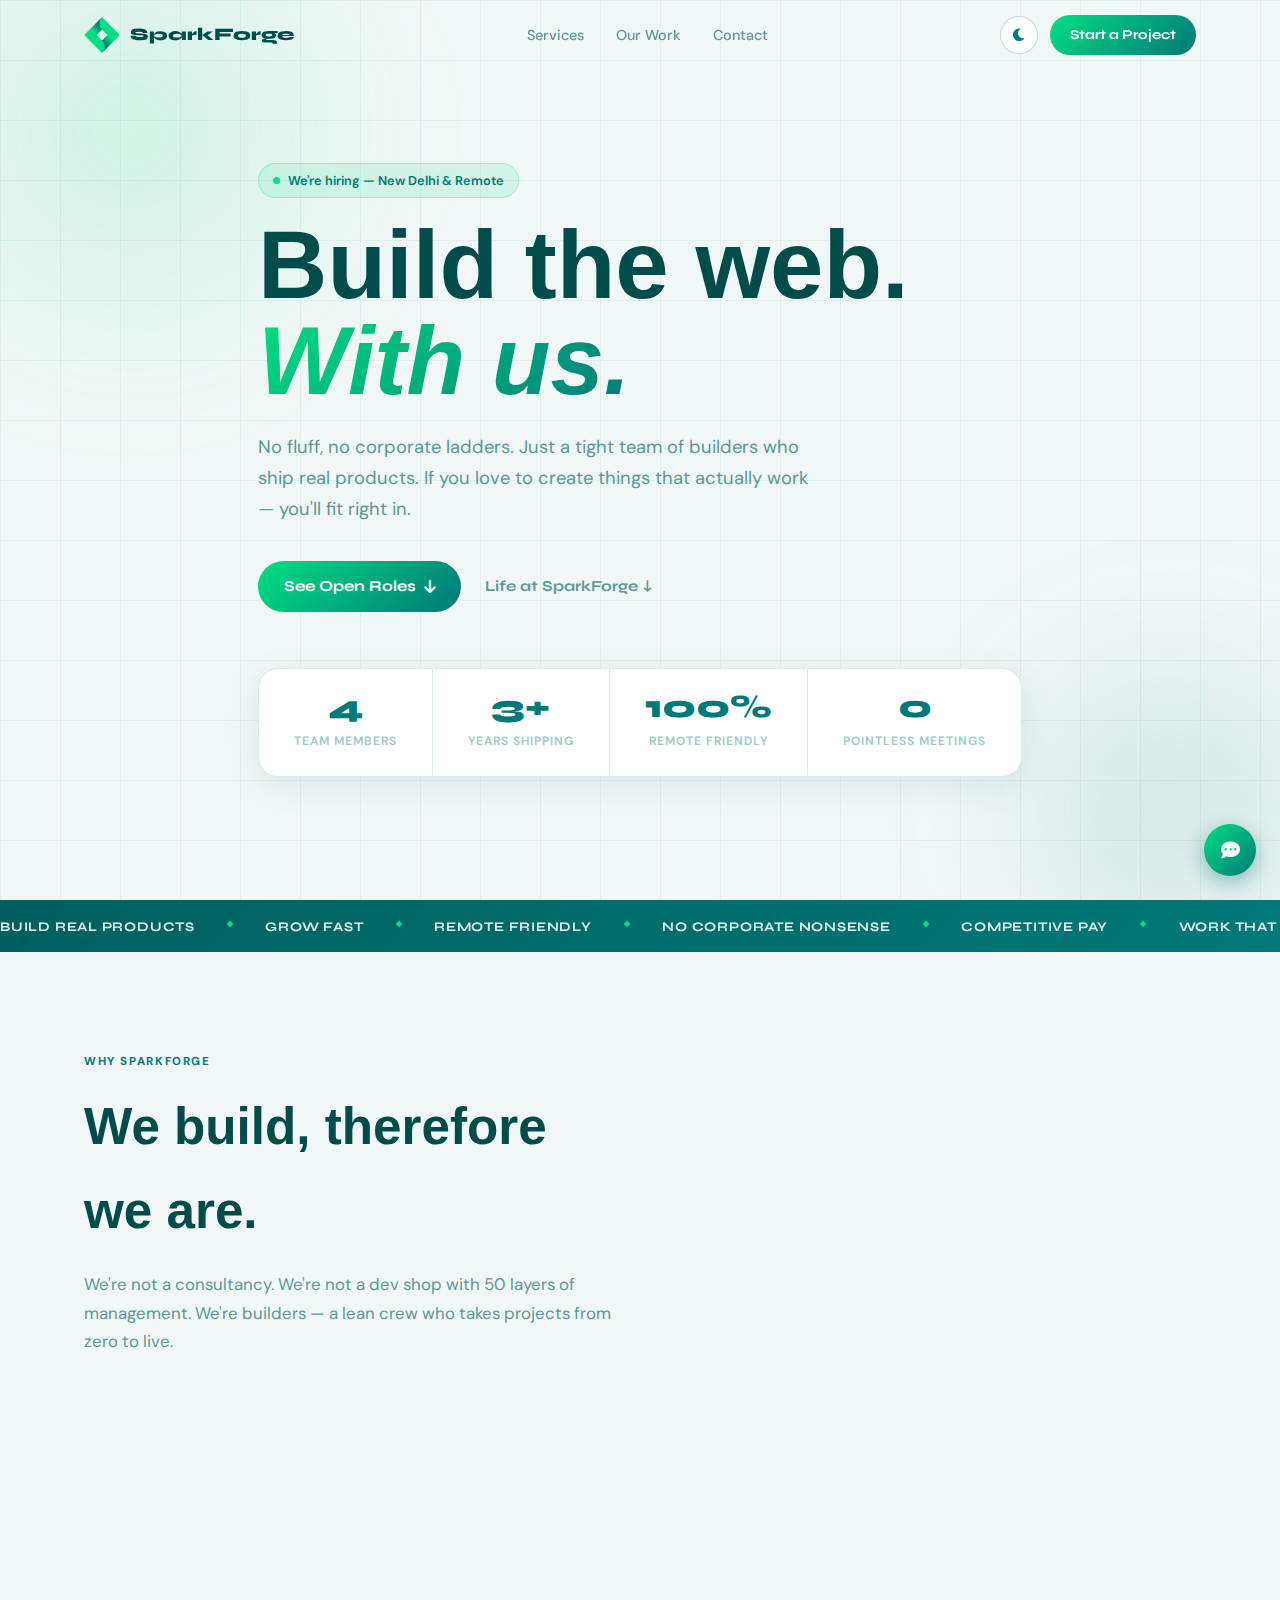
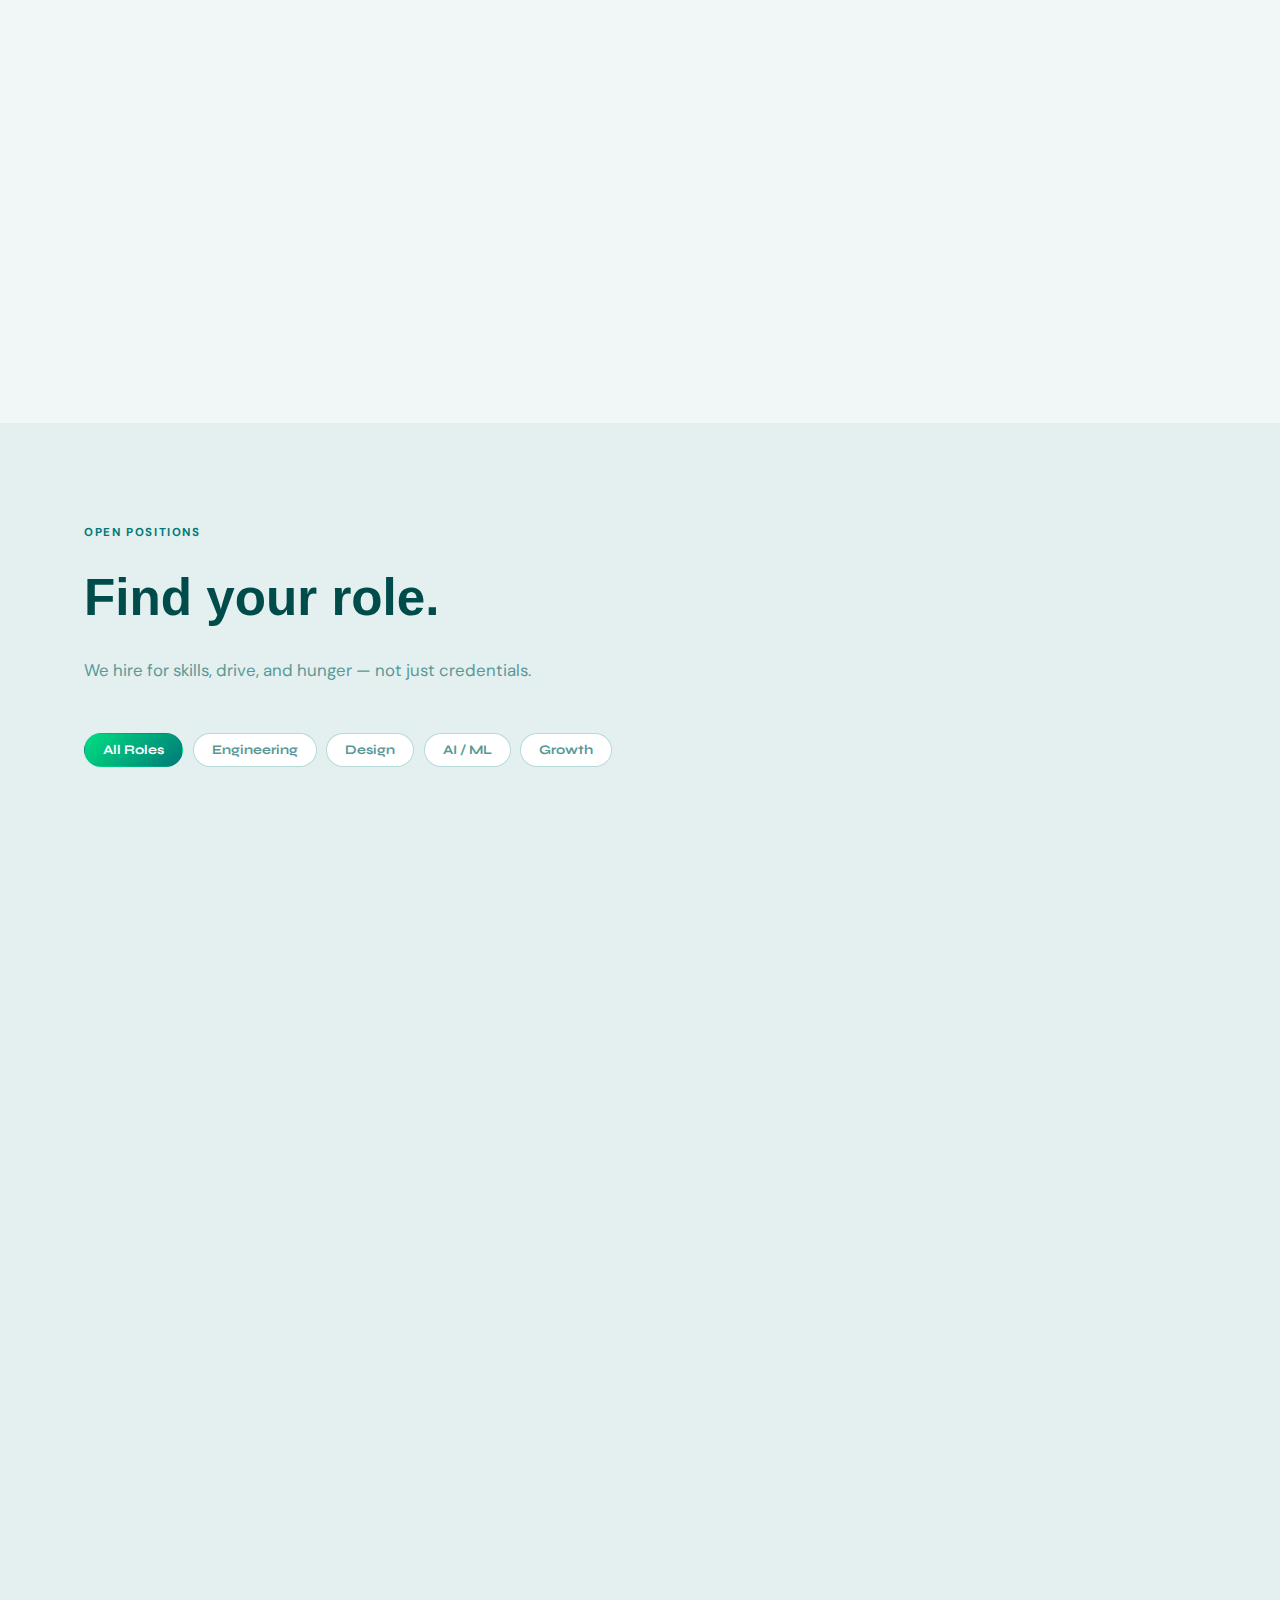
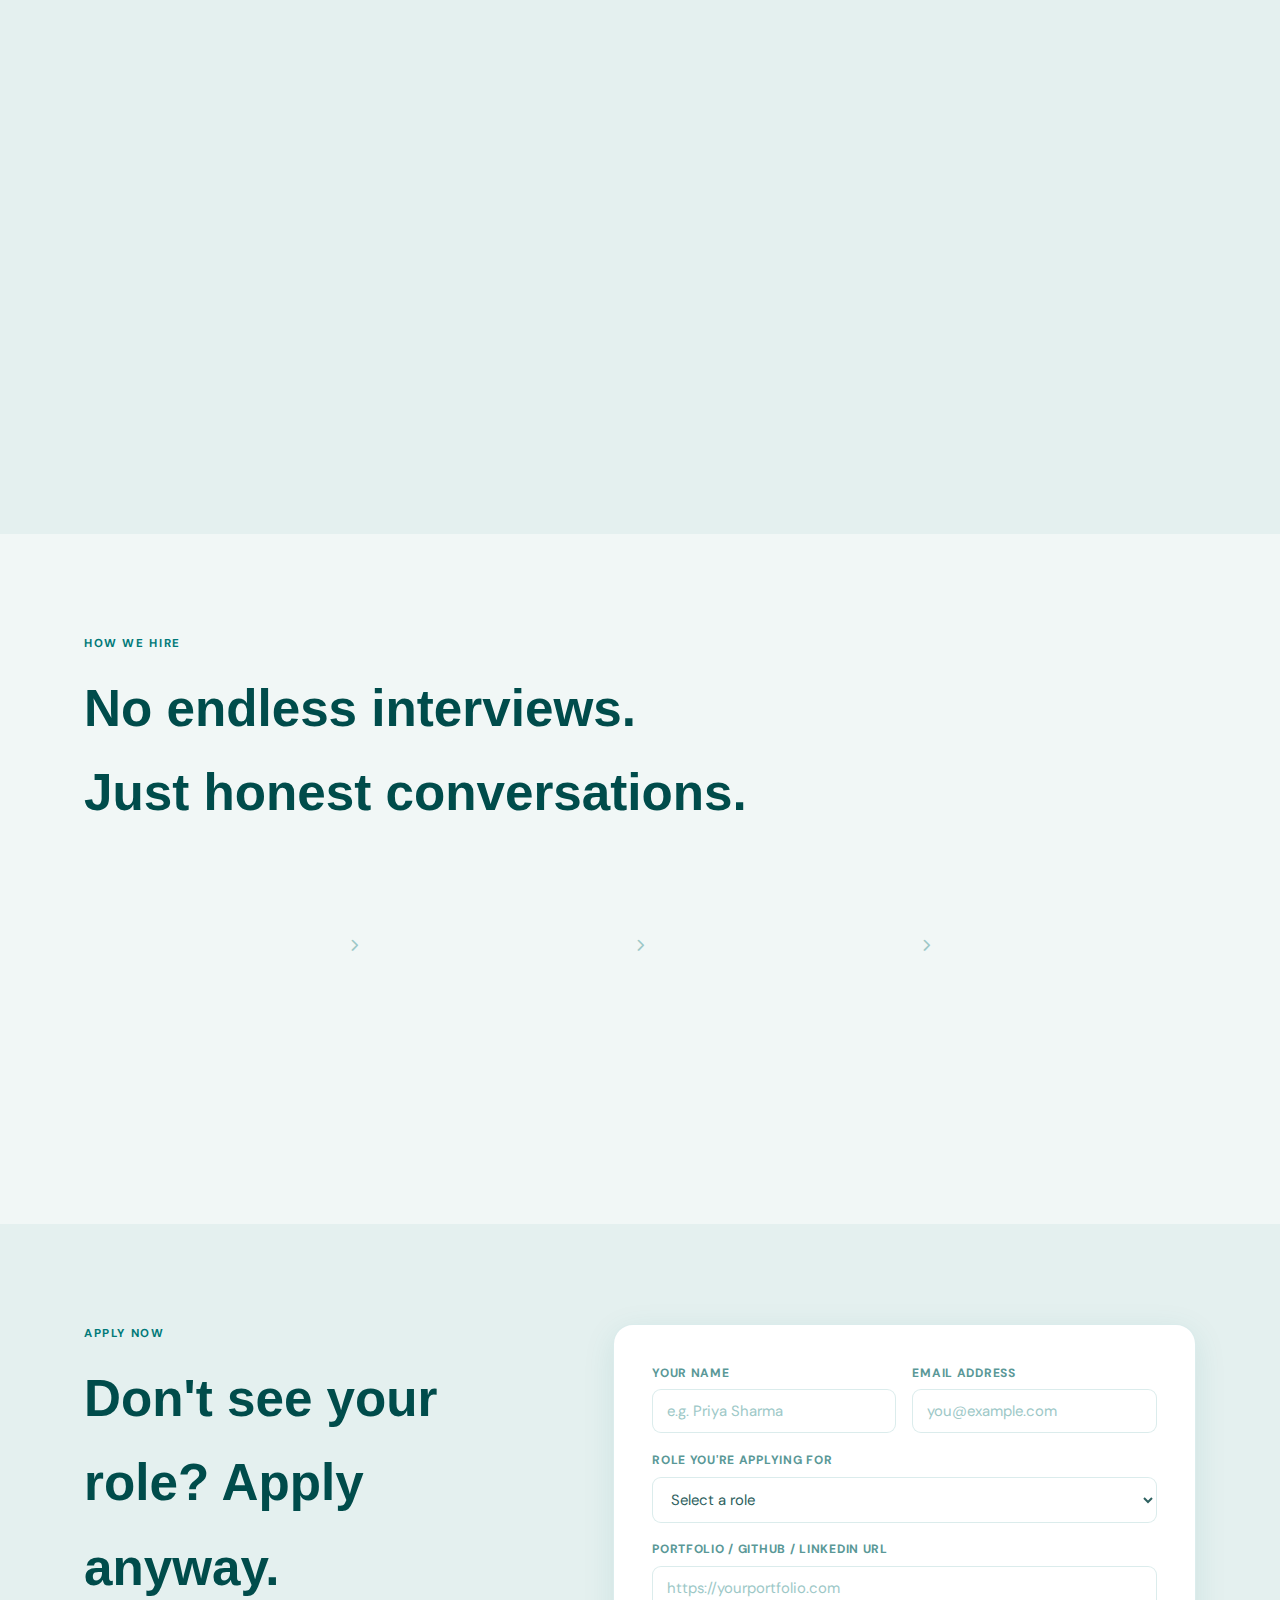
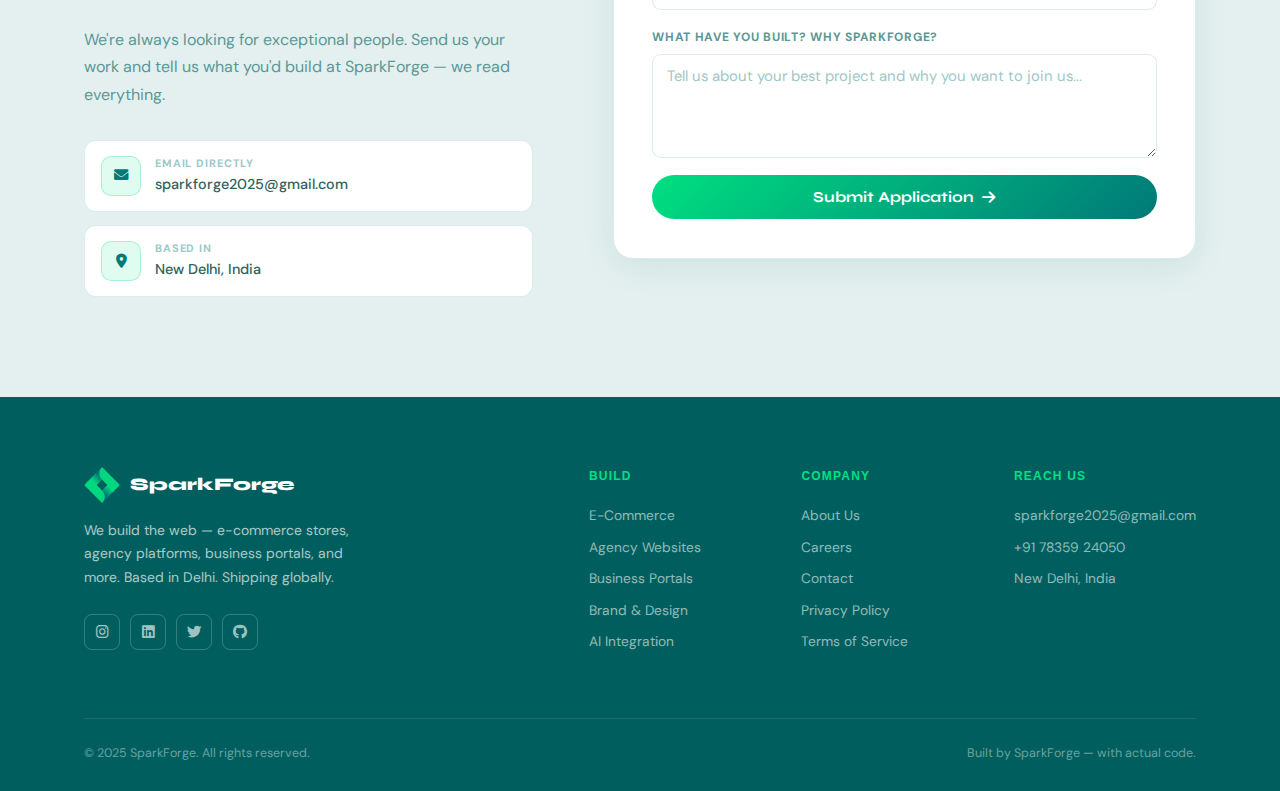
<file: careers/careers.html>
<!DOCTYPE html>
<html lang="en" data-theme="light">
<head>
    <meta charset="UTF-8">
    <meta name="viewport" content="width=device-width, initial-scale=1.0">
    <title>Careers — SparkForge</title>
    <meta name="description" content="Join the SparkForge team. We're hiring builders, engineers, and designers who ship real products.">
    <link rel="stylesheet" href="careers.css">
    <link rel="preconnect" href="https://fonts.googleapis.com">
    <link href="https://fonts.googleapis.com/css2?family=Syne:wght@400;600;700;800&family=DM+Sans:ital,opsz,wght@0,9..40,300;0,9..40,400;0,9..40,500;1,9..40,300&display=swap" rel="stylesheet">
    <link href="https://cdnjs.cloudflare.com/ajax/libs/font-awesome/6.0.0/css/all.min.css" rel="stylesheet">
    <link rel="icon" href="/Asset/SF logo.png" type="image/png">
</head>
<body>

<!-- ══ NAVBAR ══════════════════════════════════════════════════════════════ -->
<nav class="navbar" id="navbar">
    <div class="nav-inner">
        <a href="../index.html" class="nav-logo">
            <img src="/Asset/SF logo.png" alt="SF" class="logo-img">
            <span class="logo-name">SparkForge</span>
        </a>

        <ul class="nav-links">
            <li><a href="../index.html#services">Services</a></li>
            <li><a href="../index.html#work">Our Work</a></li>
            <!-- Team link removed -->
            <li><a href="../index.html#contact">Contact</a></li>
        </ul>

        <div class="nav-right">
            <button class="theme-toggle" id="themeToggle" aria-label="Toggle dark mode">
                <i class="fas fa-moon"></i>
            </button>
            <a href="../index.html#contact" class="nav-cta">Start a Project</a>
            <button class="hamburger" id="hamburger" aria-label="Open menu">
                <span></span><span></span><span></span>
            </button>
        </div>
    </div>

    <div class="mobile-menu" id="mobileMenu">
        <a href="../index.html#services">Services</a>
        <a href="../index.html#work">Our Work</a>
        <!-- Team link removed -->
        <a href="../index.html#contact">Contact</a>
        <a href="../index.html#contact" class="mobile-cta">Start a Project →</a>
    </div>
</nav>

<!-- ══ HERO ═════════════════════════════════════════════════════════════════ -->
<section class="careers-hero">
    <div class="hero-bg-grid"></div>
    <div class="hero-orb hero-orb--1"></div>
    <div class="hero-orb hero-orb--2"></div>

    <div class="container">
        <div class="careers-hero__content">
            <div class="hero-badge">
                <span class="hero-badge__dot"></span>
                We're hiring — New Delhi &amp; Remote
            </div>

            <h1 class="careers-hero__title">
                Build the web.<br>
                <em>With us.</em>
            </h1>

            <p class="careers-hero__desc">
                No fluff, no corporate ladders. Just a tight team of builders who ship real products. If you love to create things that actually work — you'll fit right in.
            </p>

            <div class="careers-hero__actions">
                <a href="#open-roles" class="btn btn--primary">See Open Roles <i class="fas fa-arrow-down"></i></a>
                <a href="#culture" class="btn btn--ghost">Life at SparkForge ↓</a>
            </div>
        </div>

        <div class="careers-hero__stats">
            <div class="chero-stat" data-reveal>
                <strong>4</strong>
                <span>Team Members</span>
            </div>
            <div class="chero-stat" data-reveal>
                <strong>3+</strong>
                <span>Years Shipping</span>
            </div>
            <div class="chero-stat" data-reveal>
                <strong>100%</strong>
                <span>Remote Friendly</span>
            </div>
            <div class="chero-stat" data-reveal>
                <strong>0</strong>
                <span>Pointless Meetings</span>
            </div>
        </div>
    </div>
</section>

<!-- ══ TICKER ═══════════════════════════════════════════════════════════════ -->
<div class="ticker" aria-hidden="true">
    <div class="ticker__track">
        <span>Build Real Products</span><span class="ticker__dot">◆</span>
        <span>Grow Fast</span><span class="ticker__dot">◆</span>
        <span>Remote Friendly</span><span class="ticker__dot">◆</span>
        <span>No Corporate Nonsense</span><span class="ticker__dot">◆</span>
        <span>Competitive Pay</span><span class="ticker__dot">◆</span>
        <span>Work That Ships</span><span class="ticker__dot">◆</span>
        <span>Build Real Products</span><span class="ticker__dot">◆</span>
        <span>Grow Fast</span><span class="ticker__dot">◆</span>
        <span>Remote Friendly</span><span class="ticker__dot">◆</span>
        <span>No Corporate Nonsense</span><span class="ticker__dot">◆</span>
        <span>Competitive Pay</span><span class="ticker__dot">◆</span>
        <span>Work That Ships</span><span class="ticker__dot">◆</span>
    </div>
</div>

<!-- ══ CULTURE ════════════════════════════════════════════════════════════════ -->
<section class="culture" id="culture">
    <div class="container">
        <div class="culture-header">
            <p class="section-label">Why SparkForge</p>
            <h2 class="section-title">We build, therefore<br>we are.</h2>
            <p class="section-sub">We're not a consultancy. We're not a dev shop with 50 layers of management. We're builders — a lean crew who takes projects from zero to live.</p>
        </div>

        <div class="culture-grid">
            <div class="culture-card" data-reveal>
                <div class="culture-card__icon"><i class="fas fa-rocket"></i></div>
                <h3>Ship Fast</h3>
                <p>We go from idea to live product in days, not months. Everyone on the team owns their work end-to-end.</p>
            </div>
            <div class="culture-card" data-reveal>
                <div class="culture-card__icon"><i class="fas fa-brain"></i></div>
                <h3>Always Learning</h3>
                <p>AI, new frameworks, emerging tools — we stay on the bleeding edge so our clients don't have to.</p>
            </div>
            <div class="culture-card" data-reveal>
                <div class="culture-card__icon"><i class="fas fa-users"></i></div>
                <h3>Small Team, Big Impact</h3>
                <p>A lean team doing the work of twenty. Your contributions are visible, valued, and matter immediately.</p>
            </div>
            <div class="culture-card" data-reveal>
                <div class="culture-card__icon"><i class="fas fa-laptop-house"></i></div>
                <h3>Flexible Work</h3>
                <p>Remote-first mindset. We care about outcomes, not office hours. Work where you work best.</p>
            </div>
            <div class="culture-card" data-reveal>
                <div class="culture-card__icon"><i class="fas fa-chart-line"></i></div>
                <h3>Real Growth</h3>
                <p>Get equity-aligned bonuses, a say in product decisions, and the chance to grow with the company from day one.</p>
            </div>
            <div class="culture-card" data-reveal>
                <div class="culture-card__icon"><i class="fas fa-code"></i></div>
                <h3>Craft Over Process</h3>
                <p>We prize clean code, sharp design, and elegant solutions over bureaucratic process and endless standups.</p>
            </div>
        </div>
    </div>
</section>

<!-- ══ OPEN ROLES ═════════════════════════════════════════════════════════════ -->
<section class="open-roles" id="open-roles">
    <div class="container">
        <div class="roles-header">
            <p class="section-label">Open Positions</p>
            <h2 class="section-title">Find your role.</h2>
            <p class="section-sub">We hire for skills, drive, and hunger — not just credentials.</p>
        </div>

        <!-- Filters -->
        <div class="role-filters">
            <button class="role-filter role-filter--active" data-filter="all">All Roles</button>
            <button class="role-filter" data-filter="engineering">Engineering</button>
            <button class="role-filter" data-filter="design">Design</button>
            <button class="role-filter" data-filter="ai">AI / ML</button>
            <button class="role-filter" data-filter="growth">Growth</button>
        </div>

        <!-- Job Listings -->
        <div class="roles-list" id="rolesList">

            <div class="role-card" data-category="engineering" data-reveal>
                <div class="role-card__left">
                    <div class="role-card__badge engineering">Engineering</div>
                    <h3 class="role-card__title">Full-Stack Web Developer</h3>
                    <p class="role-card__desc">Build client websites, internal tools, and SaaS products. You'll work across the entire stack — from DB schema to pixel-perfect UI.</p>
                    <div class="role-card__tags">
                        <span>React / Next.js</span>
                        <span>Node.js</span>
                        <span>PostgreSQL</span>
                        <span>Tailwind CSS</span>
                    </div>
                </div>
                <div class="role-card__right">
                    <div class="role-card__meta">
                        <span><i class="fas fa-map-marker-alt"></i> Delhi / Remote</span>
                        <span><i class="fas fa-clock"></i> Full-time</span>
                        <span><i class="fas fa-rupee-sign"></i> ₹4L – ₹10L / yr</span>
                    </div>
                    <button class="btn btn--primary apply-btn" data-role="Full-Stack Web Developer">Apply Now</button>
                </div>
            </div>

            <div class="role-card" data-category="engineering" data-reveal>
                <div class="role-card__left">
                    <div class="role-card__badge engineering">Engineering</div>
                    <h3 class="role-card__title">Frontend Developer</h3>
                    <p class="role-card__desc">Turn designs into fast, animated, accessible interfaces. You care deeply about performance and the details that make UX delightful.</p>
                    <div class="role-card__tags">
                        <span>HTML / CSS</span>
                        <span>JavaScript</span>
                        <span>React</span>
                        <span>Animations</span>
                    </div>
                </div>
                <div class="role-card__right">
                    <div class="role-card__meta">
                        <span><i class="fas fa-map-marker-alt"></i> Delhi / Remote</span>
                        <span><i class="fas fa-clock"></i> Full-time / Freelance</span>
                        <span><i class="fas fa-rupee-sign"></i> ₹3L – ₹8L / yr</span>
                    </div>
                    <button class="btn btn--primary apply-btn" data-role="Frontend Developer">Apply Now</button>
                </div>
            </div>

            <div class="role-card" data-category="ai" data-reveal>
                <div class="role-card__left">
                    <div class="role-card__badge ai">AI / ML</div>
                    <h3 class="role-card__title">AI / ML Engineer (Intern)</h3>
                    <p class="role-card__desc">Work on LLM integrations, recommendation engines, and intelligent automation features across real client projects.</p>
                    <div class="role-card__tags">
                        <span>Python</span>
                        <span>LangChain</span>
                        <span>OpenAI API</span>
                        <span>PyTorch</span>
                    </div>
                </div>
                <div class="role-card__right">
                    <div class="role-card__meta">
                        <span><i class="fas fa-map-marker-alt"></i> Remote</span>
                        <span><i class="fas fa-clock"></i> Internship</span>
                        <span><i class="fas fa-rupee-sign"></i> ₹10k – ₹20k / mo</span>
                    </div>
                    <button class="btn btn--primary apply-btn" data-role="AI / ML Engineer (Intern)">Apply Now</button>
                </div>
            </div>

            <div class="role-card" data-category="design" data-reveal>
                <div class="role-card__left">
                    <div class="role-card__badge design">Design</div>
                    <h3 class="role-card__title">UI/UX Designer</h3>
                    <p class="role-card__desc">Own the visual language of SparkForge and our client products. From user flows to polished Figma handoffs — you make things beautiful and functional.</p>
                    <div class="role-card__tags">
                        <span>Figma</span>
                        <span>UI Design</span>
                        <span>Prototyping</span>
                        <span>Design Systems</span>
                    </div>
                </div>
                <div class="role-card__right">
                    <div class="role-card__meta">
                        <span><i class="fas fa-map-marker-alt"></i> Delhi / Remote</span>
                        <span><i class="fas fa-clock"></i> Full-time</span>
                        <span><i class="fas fa-rupee-sign"></i> ₹3L – ₹7L / yr</span>
                    </div>
                    <button class="btn btn--primary apply-btn" data-role="UI/UX Designer">Apply Now</button>
                </div>
            </div>

            <div class="role-card" data-category="growth" data-reveal>
                <div class="role-card__left">
                    <div class="role-card__badge growth">Growth</div>
                    <h3 class="role-card__title">Growth & Marketing Lead</h3>
                    <p class="role-card__desc">Drive inbound leads, manage social presence, and build the SparkForge brand. Part strategist, part executor — you do both.</p>
                    <div class="role-card__tags">
                        <span>SEO / SEM</span>
                        <span>Content</span>
                        <span>Social Media</span>
                        <span>Lead Gen</span>
                    </div>
                </div>
                <div class="role-card__right">
                    <div class="role-card__meta">
                        <span><i class="fas fa-map-marker-alt"></i> Delhi / Remote</span>
                        <span><i class="fas fa-clock"></i> Full-time</span>
                        <span><i class="fas fa-rupee-sign"></i> ₹3L – ₹6L / yr</span>
                    </div>
                    <button class="btn btn--primary apply-btn" data-role="Growth & Marketing Lead">Apply Now</button>
                </div>
            </div>

        </div>

        <!-- No match message -->
        <div class="roles-empty" id="rolesEmpty" style="display:none;">
            <i class="fas fa-search"></i>
            <p>No roles in this category right now — check back soon or send an open application!</p>
            <button class="btn btn--ghost" onclick="document.querySelector('.role-filter[data-filter=all]').click()">View all roles</button>
        </div>

    </div>
</section>

<!-- ══ PROCESS ════════════════════════════════════════════════════════════════ -->
<section class="hiring-process">
    <div class="container">
        <p class="section-label">How We Hire</p>
        <h2 class="section-title">No endless interviews.<br>Just honest conversations.</h2>

        <div class="process-steps">
            <div class="process-step" data-reveal>
                <div class="process-step__num">01</div>
                <div class="process-step__body">
                    <h4>Apply</h4>
                    <p>Fill out the form below. No cover letter required — just tell us what you've built and why SparkForge.</p>
                </div>
            </div>
            <div class="process-connector" aria-hidden="true"><i class="fas fa-chevron-right"></i></div>
            <div class="process-step" data-reveal>
                <div class="process-step__num">02</div>
                <div class="process-step__body">
                    <h4>Quick Call</h4>
                    <p>A 20-minute chat with Mann or Ramanuz to get to know each other. No trick questions.</p>
                </div>
            </div>
            <div class="process-connector" aria-hidden="true"><i class="fas fa-chevron-right"></i></div>
            <div class="process-step" data-reveal>
                <div class="process-step__num">03</div>
                <div class="process-step__body">
                    <h4>Small Task</h4>
                    <p>A paid, time-boxed task (2–4 hrs) relevant to the role. We respect your time — you'll be compensated.</p>
                </div>
            </div>
            <div class="process-connector" aria-hidden="true"><i class="fas fa-chevron-right"></i></div>
            <div class="process-step" data-reveal>
                <div class="process-step__num">04</div>
                <div class="process-step__body">
                    <h4>Offer</h4>
                    <p>If it's a fit, we move fast. Decision within 48 hours — no ghosting, ever.</p>
                </div>
            </div>
        </div>
    </div>
</section>

<!-- ══ APPLY FORM ═════════════════════════════════════════════════════════════ -->
<section class="apply-section" id="apply">
    <div class="container">
        <div class="apply-wrap">
            <div class="apply-info">
                <p class="section-label">Apply Now</p>
                <h2 class="section-title">Don't see your<br>role? Apply anyway.</h2>
                <p class="apply-info__desc">We're always looking for exceptional people. Send us your work and tell us what you'd build at SparkForge — we read everything.</p>
                <div class="apply-contact-items">
                    <a href="mailto:sparkforge2025@gmail.com" class="contact-item">
                        <div class="contact-item__icon"><i class="fas fa-envelope"></i></div>
                        <div>
                            <span class="contact-item__label">Email directly</span>
                            <span class="contact-item__val">sparkforge2025@gmail.com</span>
                        </div>
                    </a>
                    <div class="contact-item">
                        <div class="contact-item__icon"><i class="fas fa-map-marker-alt"></i></div>
                        <div>
                            <span class="contact-item__label">Based in</span>
                            <span class="contact-item__val">New Delhi, India</span>
                        </div>
                    </div>
                </div>
            </div>

            <div class="apply-form-wrap">
                <form id="applyForm" class="contact-form" novalidate>
                    <div class="form-row">
                        <div class="form-field">
                            <label for="aname">Your Name</label>
                            <input type="text" id="aname" name="name" placeholder="e.g. Priya Sharma" required>
                        </div>
                        <div class="form-field">
                            <label for="aemail">Email Address</label>
                            <input type="email" id="aemail" name="email" placeholder="you@example.com" required>
                        </div>
                    </div>
                    <div class="form-field">
                        <label for="arole">Role You're Applying For</label>
                        <select id="arole" name="role" required>
                            <option value="">Select a role</option>
                            <option value="fullstack">Full-Stack Web Developer</option>
                            <option value="frontend">Frontend Developer</option>
                            <option value="ai-ml">AI / ML Engineer (Intern)</option>
                            <option value="design">UI/UX Designer</option>
                            <option value="growth">Growth & Marketing Lead</option>
                            <option value="open">Open Application</option>
                        </select>
                    </div>
                    <div class="form-field">
                        <label for="aportfolio">Portfolio / GitHub / LinkedIn URL</label>
                        <input type="url" id="aportfolio" name="portfolio" placeholder="https://yourportfolio.com">
                    </div>
                    <div class="form-field">
                        <label for="awhy">What have you built? Why SparkForge?</label>
                        <textarea id="awhy" name="message" rows="4" placeholder="Tell us about your best project and why you want to join us..." required></textarea>
                    </div>
                    <button type="submit" class="btn btn--primary btn--full" id="applySubmitBtn">
                        <span class="btn__text">Submit Application</span>
                        <i class="fas fa-arrow-right"></i>
                    </button>
                    <div class="form-success" id="applySuccess">
                        <i class="fas fa-check-circle"></i>
                        Application received! We'll get back to you within 48 hours.
                    </div>
                </form>
            </div>
        </div>
    </div>
</section>

<!-- ══ FOOTER ════════════════════════════════════════════════════════════════ -->
<footer class="footer">
    <div class="container">
        <div class="footer-top">
            <div class="footer-brand">
                <a href="../index.html" class="nav-logo">
                    <img src="/Asset/SF logo.png" alt="SF" class="logo-img logo-img--inv">
                    <span class="logo-name logo-name--inv">SparkForge</span>
                </a>
                <p class="footer-brand__desc">We build the web — e-commerce stores, agency platforms, business portals, and more. Based in Delhi. Shipping globally.</p>
                <div class="footer-socials">
                    <a href="https://www.instagram.com/sparkforge2025" target="_blank" rel="noopener"><i class="fab fa-instagram"></i></a>
                    <a href="#"><i class="fab fa-linkedin"></i></a>
                    <a href="#"><i class="fab fa-twitter"></i></a>
                    <a href="#"><i class="fab fa-github"></i></a>
                </div>
            </div>

            <div class="footer-links">
                <div class="footer-col">
                    <h5>Build</h5>
                    <a href="/E-Commerce/ecommerce.html">E-Commerce</a>
                    <a href="/Agency/agency.html">Agency Websites</a>
                    <a href="/Business Portal/portal.html">Business Portals</a>
                    <a href="/Brand Design/brand.html">Brand &amp; Design</a>
                    <a href="/AI Integration/ai.html">AI Integration</a>
                </div>
                <div class="footer-col">
                    <h5>Company</h5>
                    <a href="/About Us/about-us.html">About Us</a>
                    <a href="/careers/careers.html">Careers</a>
                    <a href="/Contact/contact.html">Contact</a>
                    <a href="/Privacy Policy/privacy.html">Privacy Policy</a>
                    <a href="/Terms and Conditions/terms.html">Terms of Service</a>
                </div>
                <div class="footer-col">
                    <h5>Reach Us</h5>
                    <a href="mailto:sparkforge2025@gmail.com">sparkforge2025@gmail.com</a>
                    <a href="tel:+917835924050">+91 78359 24050</a>
                    <span>New Delhi, India</span>
                </div>
            </div>
        </div>

        <div class="footer-bottom">
            <p>© 2025 SparkForge. All rights reserved.</p>
            <p>Built by SparkForge — with actual code.</p>
        </div>
    </div>
</footer>

<!-- ══ CHATBOT ═══════════════════════════════════════════════════════════════ -->
<div class="chatbot" id="chatbot">
    <button class="chatbot__toggle" id="chatToggle" aria-label="Open chat">
        <i class="fas fa-comment-dots" id="chatOpenIcon"></i>
        <i class="fas fa-times" id="chatCloseIcon"></i>
    </button>

    <div class="chatbot__box" id="chatBox">
        <div class="chatbot__header">
            <div class="chatbot__avatar">SF</div>
            <div>
                <strong>SparkForge</strong>
                <span>We reply fast ⚡</span>
            </div>
        </div>
        <div class="chatbot__messages" id="chatMessages"></div>
        <div class="chatbot__quick" id="chatQuick">
            <button data-msg="What roles are open?">Open roles</button>
            <button data-msg="How does hiring work?">Hiring process</button>
            <button data-msg="Is remote work allowed?">Remote work?</button>
            <button data-msg="How do I apply?">How to apply</button>
        </div>
        <div class="chatbot__input">
            <input type="text" id="chatInput" placeholder="Ask about careers…">
            <button id="chatSend" aria-label="Send">
                <i class="fas fa-paper-plane"></i>
            </button>
        </div>
    </div>
</div>

<!-- ══ APPLY MODAL ════════════════════════════════════════════════════════════ -->
<div class="modal-overlay" id="modalOverlay">
    <div class="modal" id="applyModal">
        <button class="modal__close" id="modalClose" aria-label="Close"><i class="fas fa-times"></i></button>
        <p class="section-label">Quick Apply</p>
        <h3 class="modal__title" id="modalRoleTitle">Applying for role</h3>
        <p class="modal__desc">Fill in your details and we'll reach out within 48 hours.</p>
        <form id="quickApplyForm" class="contact-form" novalidate>
            <div class="form-row">
                <div class="form-field">
                    <label>Your Name</label>
                    <input type="text" name="name" placeholder="e.g. Rahul Mehta" required>
                </div>
                <div class="form-field">
                    <label>Email</label>
                    <input type="email" name="email" placeholder="you@example.com" required>
                </div>
            </div>
            <div class="form-field">
                <label>Portfolio / GitHub URL</label>
                <input type="url" name="portfolio" placeholder="https://github.com/you">
            </div>
            <div class="form-field">
                <label>Why SparkForge?</label>
                <textarea name="message" rows="3" placeholder="Briefly tell us what you'd build here…" required></textarea>
            </div>
            <button type="submit" class="btn btn--primary btn--full" id="quickApplySubmitBtn">
                <span class="btn__text">Submit Application</span>
                <i class="fas fa-arrow-right"></i>
            </button>
            <div class="form-success" id="quickApplySuccess">
                <i class="fas fa-check-circle"></i>
                Application received! We'll be in touch soon.
            </div>
        </form>
    </div>
</div>

<script src="careers.js"></script>
</body>
</html>
</file>
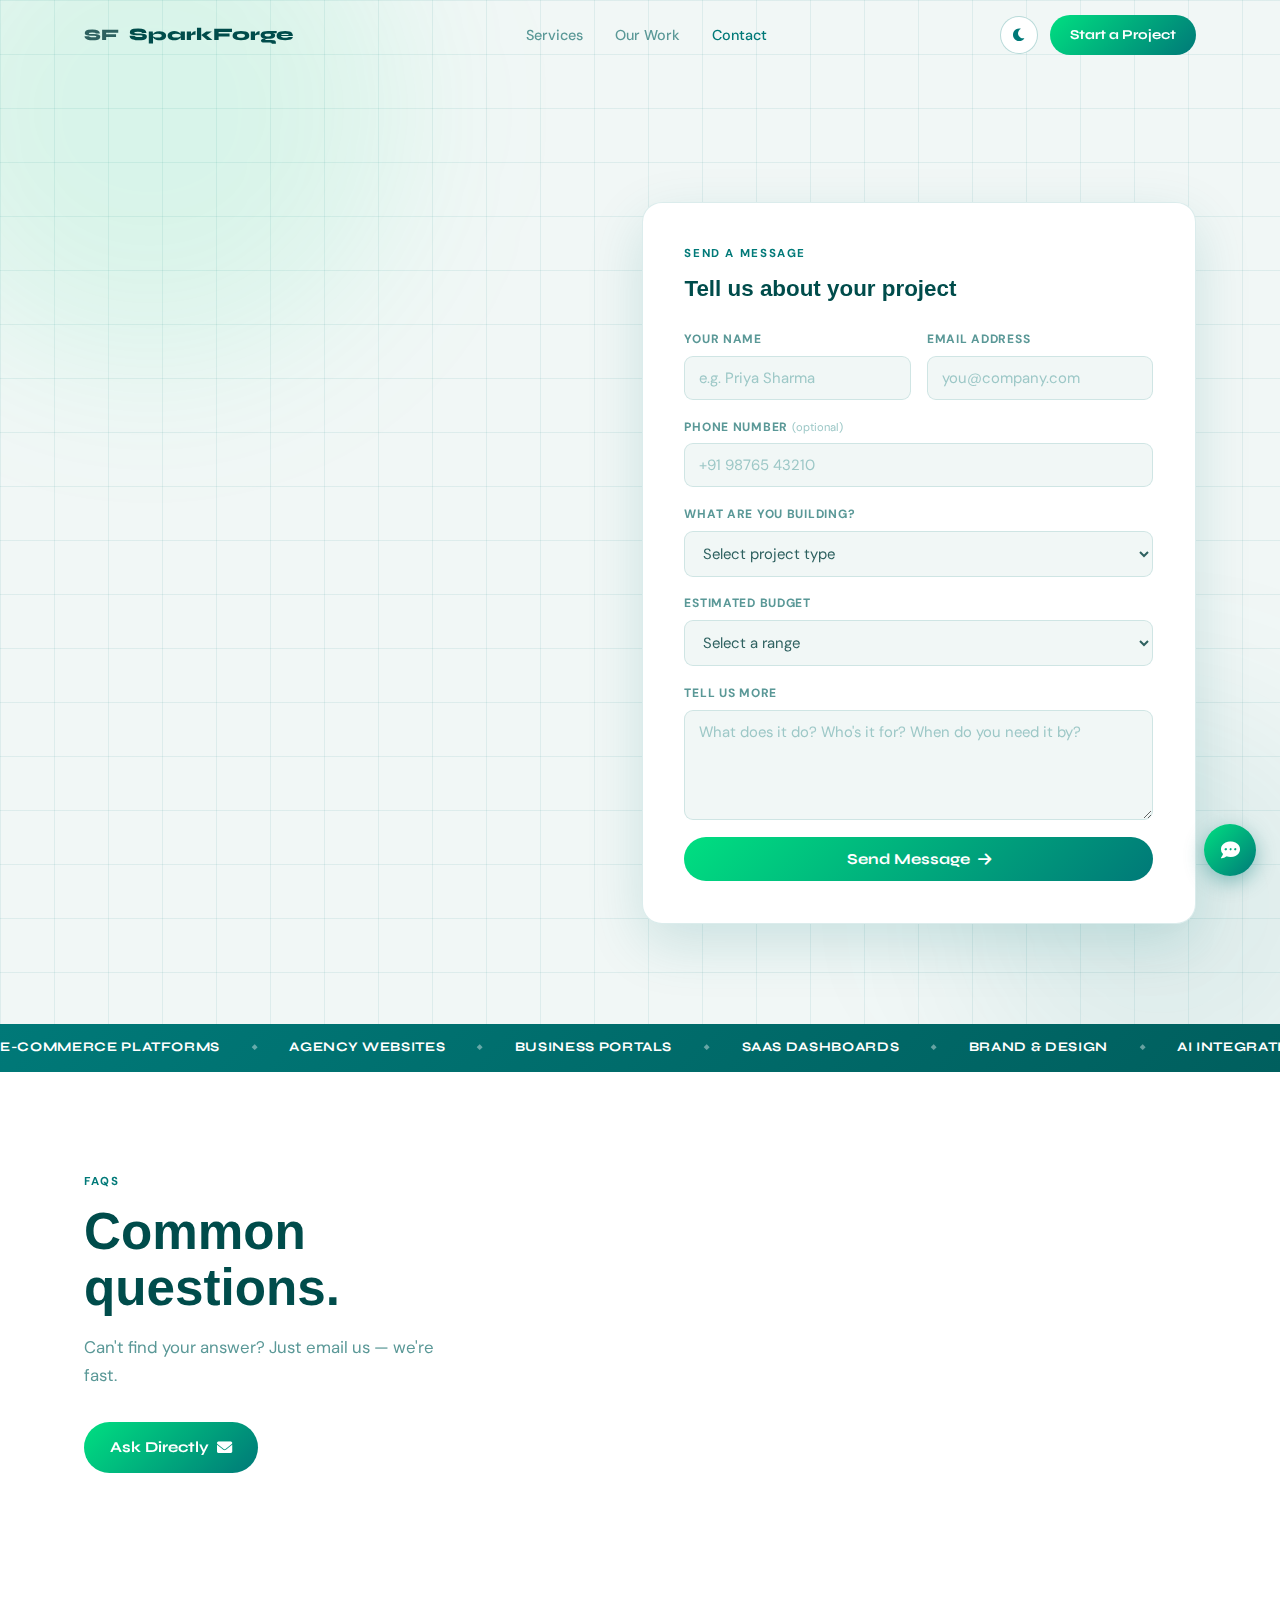
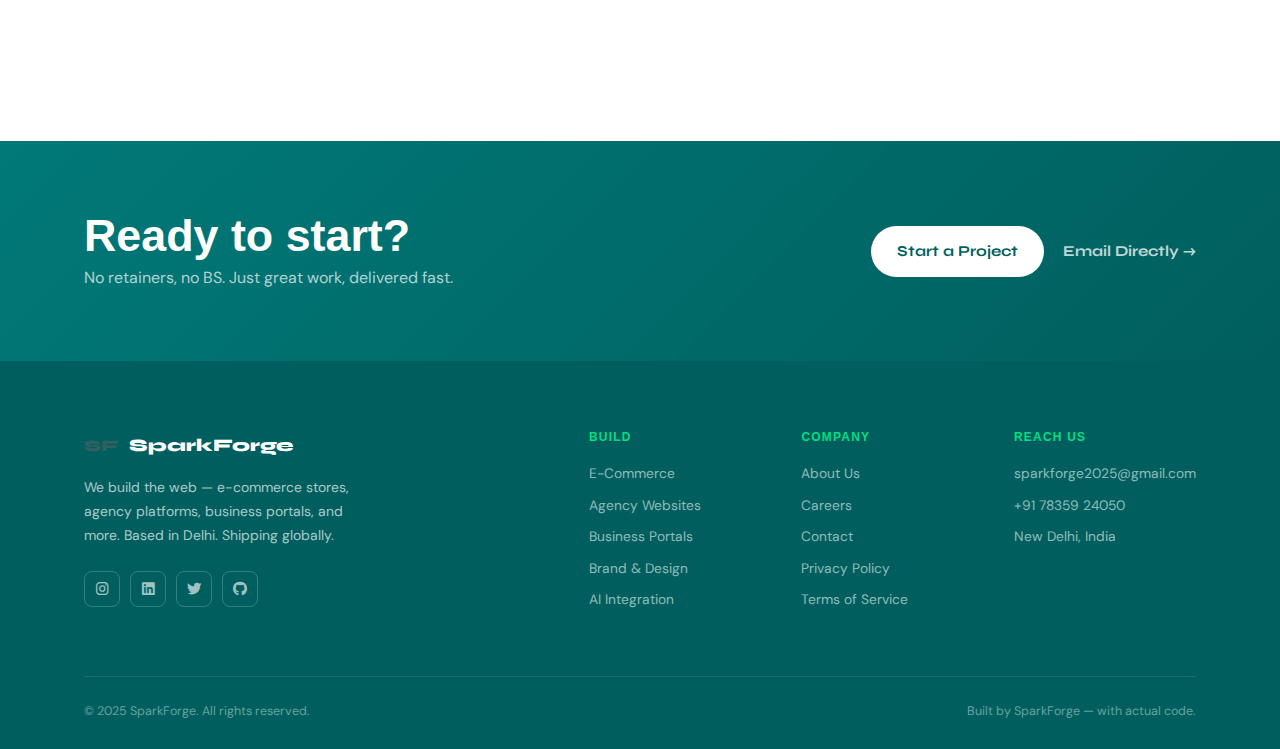
<file: Contact/contact.html>
<!DOCTYPE html>
<html lang="en" data-theme="light">
<head>
    <meta charset="UTF-8">
    <meta name="viewport" content="width=device-width, initial-scale=1.0">
    <title>Contact — SparkForge</title>
    <meta name="description" content="Get in touch with SparkForge. We build e-commerce stores, agency websites, business portals, and AI integrations. Let's talk.">
    <link rel="stylesheet" href="contact.css">
    <link rel="preconnect" href="https://fonts.googleapis.com">
    <link href="https://fonts.googleapis.com/css2?family=Syne:wght@400;600;700;800&family=DM+Sans:ital,opsz,wght@0,9..40,300;0,9..40,400;0,9..40,500;1,9..40,300&display=swap" rel="stylesheet">
    <link href="https://cdnjs.cloudflare.com/ajax/libs/font-awesome/6.0.0/css/all.min.css" rel="stylesheet">
    <link rel="icon" href="/Asset/SF logo.png" type="image/png">
</head>
<body>

<!-- ══ NAVBAR ══════════════════════════════════════════════════════════════ -->
<nav class="navbar" id="navbar">
    <div class="nav-inner">
        <a href="../index.html" class="nav-logo">
            <div class="logo-mark">SF</div>
            <span class="logo-name">SparkForge</span>
        </a>

        <ul class="nav-links">
            <li><a href="../index.html#services">Services</a></li>
            <li><a href="../index.html#work">Our Work</a></li>
            <!-- Team link removed -->
            <li><a href="#" class="nav-link--active">Contact</a></li>
        </ul>

        <div class="nav-right">
            <button class="theme-toggle" id="themeToggle" aria-label="Toggle dark mode">
                <i class="fas fa-moon"></i>
            </button>
            <a href="#contact-form" class="nav-cta">Start a Project</a>
            <button class="hamburger" id="hamburger" aria-label="Open menu">
                <span></span><span></span><span></span>
            </button>
        </div>
    </div>

    <div class="mobile-menu" id="mobileMenu">
        <a href="../index.html#services">Services</a>
        <a href="../index.html#work">Our Work</a>
        <!-- Team link removed -->
        <a href="#">Contact</a>
        <a href="#contact-form" class="mobile-cta">Start a Project →</a>
    </div>
</nav>

<!-- ══ HERO ══════════════════════════════════════════════════════════════════ -->
<section class="contact-hero">
    <div class="hero-bg-grid"></div>
    <div class="hero-orb hero-orb--1"></div>
    <div class="hero-orb hero-orb--2"></div>

    <div class="container">
        <div class="contact-hero__inner">
            <div class="contact-hero__text">
                <div class="hero-badge">
                    <span class="hero-badge__dot"></span>
                    Usually reply within 24 hours
                </div>
                <h1 class="contact-hero__title">
                    Let's build<br>
                    <em>something</em><br>
                    <span class="title-accent">together.</span>
                </h1>
                <p class="contact-hero__desc">
                    Got a project in mind? We'd love to hear about it. Drop us a message and we'll get back to you with a plan — not a pitch deck.
                </p>
                <div class="contact-channels">
                    <a href="mailto:sparkforge2025@gmail.com" class="channel-card" data-reveal>
                        <div class="channel-card__icon"><i class="fas fa-envelope"></i></div>
                        <div>
                            <span class="channel-card__label">Email</span>
                            <span class="channel-card__val">sparkforge2025@gmail.com</span>
                        </div>
                        <i class="fas fa-arrow-up-right channel-card__arrow"></i>
                    </a>
                    <a href="tel:+917835924050" class="channel-card" data-reveal>
                        <div class="channel-card__icon"><i class="fas fa-phone"></i></div>
                        <div>
                            <span class="channel-card__label">Phone</span>
                            <span class="channel-card__val">+91 78359 24050</span>
                        </div>
                        <i class="fas fa-arrow-up-right channel-card__arrow"></i>
                    </a>
                    <div class="channel-card" data-reveal>
                        <div class="channel-card__icon"><i class="fas fa-map-marker-alt"></i></div>
                        <div>
                            <span class="channel-card__label">Based in</span>
                            <span class="channel-card__val">New Delhi, India</span>
                        </div>
                    </div>
                    <a href="https://www.instagram.com/sparkforge2025" target="_blank" rel="noopener" class="channel-card" data-reveal>
                        <div class="channel-card__icon"><i class="fab fa-instagram"></i></div>
                        <div>
                            <span class="channel-card__label">Instagram</span>
                            <span class="channel-card__val">@sparkforge2025</span>
                        </div>
                        <i class="fas fa-arrow-up-right channel-card__arrow"></i>
                    </a>
                </div>
            </div>

            <!-- ── FORM ──────────────────────────────────────────────── -->
            <div class="contact-form-wrap" id="contact-form" data-reveal>
                <div class="form-header">
                    <p class="section-label">Send a Message</p>
                    <h3 class="form-header__title">Tell us about your project</h3>
                </div>
                <form id="contactForm" class="contact-form" novalidate>
                    <div class="form-row">
                        <div class="form-field">
                            <label for="fname">Your Name</label>
                            <input type="text" id="fname" name="name" placeholder="e.g. Priya Sharma" required>
                        </div>
                        <div class="form-field">
                            <label for="femail">Email Address</label>
                            <input type="email" id="femail" name="email" placeholder="you@company.com" required>
                        </div>
                    </div>
                    <div class="form-field">
                        <label for="fphone">Phone Number <span class="form-field__opt">(optional)</span></label>
                        <input type="tel" id="fphone" name="phone" placeholder="+91 98765 43210">
                    </div>
                    <div class="form-field">
                        <label for="ftype">What are you building?</label>
                        <select id="ftype" name="project_type" required>
                            <option value="">Select project type</option>
                            <option value="ecommerce">E-Commerce Store</option>
                            <option value="agency">Agency Website</option>
                            <option value="portal">Business Portal / Dashboard</option>
                            <option value="brand">Brand &amp; Design</option>
                            <option value="ai">AI / ML Feature</option>
                            <option value="other">Something else</option>
                        </select>
                    </div>
                    <div class="form-field">
                        <label for="fbudget">Estimated Budget</label>
                        <select id="fbudget" name="budget">
                            <option value="">Select a range</option>
                            <option value="under20k">Under ₹20,000</option>
                            <option value="20-50k">₹20,000 – ₹50,000</option>
                            <option value="50-1L">₹50,000 – ₹1 Lakh</option>
                            <option value="1-3L">₹1 Lakh – ₹3 Lakh</option>
                            <option value="3L+">₹3 Lakh+</option>
                            <option value="unsure">Not sure yet</option>
                        </select>
                    </div>
                    <div class="form-field">
                        <label for="fmsg">Tell us more</label>
                        <textarea id="fmsg" name="message" rows="4" placeholder="What does it do? Who's it for? When do you need it by?" required></textarea>
                    </div>
                    <button type="submit" class="btn btn--primary btn--full" id="formSubmitBtn">
                        <span class="btn__text">Send Message</span>
                        <i class="fas fa-arrow-right"></i>
                    </button>
                    <div class="form-success" id="formSuccess">
                        <i class="fas fa-check-circle"></i>
                        Message sent! We'll reply within 24 hours.
                    </div>
                </form>
            </div>
        </div>
    </div>
</section>

<!-- ══ TICKER ══════════════════════════════════════════════════════════════ -->
<div class="ticker" aria-hidden="true">
    <div class="ticker__track">
        <span>E-Commerce Platforms</span><span class="ticker__dot">◆</span>
        <span>Agency Websites</span><span class="ticker__dot">◆</span>
        <span>Business Portals</span><span class="ticker__dot">◆</span>
        <span>SaaS Dashboards</span><span class="ticker__dot">◆</span>
        <span>Brand &amp; Design</span><span class="ticker__dot">◆</span>
        <span>AI Integration</span><span class="ticker__dot">◆</span>
        <span>E-Commerce Platforms</span><span class="ticker__dot">◆</span>
        <span>Agency Websites</span><span class="ticker__dot">◆</span>
        <span>Business Portals</span><span class="ticker__dot">◆</span>
        <span>SaaS Dashboards</span><span class="ticker__dot">◆</span>
        <span>Brand &amp; Design</span><span class="ticker__dot">◆</span>
        <span>AI Integration</span><span class="ticker__dot">◆</span>
    </div>
</div>

<!-- ══ FAQ ══════════════════════════════════════════════════════════════════ -->
<section class="faq">
    <div class="container">
        <div class="faq-inner">
            <div class="faq-left">
                <p class="section-label">FAQs</p>
                <h2 class="section-title">Common<br>questions.</h2>
                <p class="section-sub">Can't find your answer? Just email us — we're fast.</p>
                <a href="mailto:sparkforge2025@gmail.com" class="btn btn--primary">
                    Ask Directly <i class="fas fa-envelope"></i>
                </a>
            </div>
            <div class="faq-list" id="faqList">

                <div class="faq-item" data-reveal>
                    <button class="faq-item__q" aria-expanded="false">
                        <span>How long does a typical project take?</span>
                        <i class="fas fa-plus"></i>
                    </button>
                    <div class="faq-item__a">
                        <p>It depends on scope. A simple agency website can be done in 1–2 weeks. A full e-commerce store usually takes 3–5 weeks. Complex portals or AI features may take 4–8 weeks. We'll give you a realistic timeline in our first call.</p>
                    </div>
                </div>

                <div class="faq-item" data-reveal>
                    <button class="faq-item__q" aria-expanded="false">
                        <span>What's your pricing model?</span>
                        <i class="fas fa-plus"></i>
                    </button>
                    <div class="faq-item__a">
                        <p>We price per project, not per hour. After a discovery call, we'll send you a fixed-price quote. No surprise invoices. Rough ranges: ₹20k–₹80k for agency sites, ₹40k–₹2L for e-commerce, ₹60k–₹3L+ for portals and AI features.</p>
                    </div>
                </div>

                <div class="faq-item" data-reveal>
                    <button class="faq-item__q" aria-expanded="false">
                        <span>Do you work with international clients?</span>
                        <i class="fas fa-plus"></i>
                    </button>
                    <div class="faq-item__a">
                        <p>Absolutely. We're based in Delhi but we've worked with clients across India, the US, UK, and Southeast Asia. All communication is async-friendly and we're comfortable with USD, GBP, and INR billing.</p>
                    </div>
                </div>

                <div class="faq-item" data-reveal>
                    <button class="faq-item__q" aria-expanded="false">
                        <span>What do you need from me to get started?</span>
                        <i class="fas fa-plus"></i>
                    </button>
                    <div class="faq-item__a">
                        <p>Just fill the form above and give us a rough idea of what you're building. We'll set up a 20-minute discovery call to understand your needs, goals, and timeline. From there we handle the rest.</p>
                    </div>
                </div>

                <div class="faq-item" data-reveal>
                    <button class="faq-item__q" aria-expanded="false">
                        <span>Do you offer post-launch support?</span>
                        <i class="fas fa-plus"></i>
                    </button>
                    <div class="faq-item__a">
                        <p>Yes. Every project includes 30 days of free post-launch support. After that, we offer flexible monthly maintenance plans. We don't disappear after launch — we're still reachable.</p>
                    </div>
                </div>

                <div class="faq-item" data-reveal>
                    <button class="faq-item__q" aria-expanded="false">
                        <span>Can you integrate AI into an existing website?</span>
                        <i class="fas fa-plus"></i>
                    </button>
                    <div class="faq-item__a">
                        <p>Yes — this is something we specialise in. Whether it's a chatbot, recommendation engine, content generator, or custom LLM workflow, we can add AI capabilities to your existing site or build them from scratch.</p>
                    </div>
                </div>

            </div>
        </div>
    </div>
</section>

<!-- ══ CTA STRIP ═══════════════════════════════════════════════════════════ -->
<section class="cta-strip">
    <div class="container">
        <div class="cta-strip__inner">
            <div>
                <h2 class="cta-strip__title">Ready to start?</h2>
                <p class="cta-strip__desc">No retainers, no BS. Just great work, delivered fast.</p>
            </div>
            <div class="cta-strip__actions">
                <a href="#contact-form" class="btn btn--primary btn--light">Start a Project</a>
                <a href="mailto:sparkforge2025@gmail.com" class="btn btn--ghost btn--ghost-light">Email Directly →</a>
            </div>
        </div>
    </div>
</section>

<!-- ══ FOOTER ════════════════════════════════════════════════════════════════ -->
<footer class="footer">
    <div class="container">
        <div class="footer-top">
            <div class="footer-brand">
                <a href="../index.html" class="nav-logo">
                    <div class="logo-mark logo-mark--inv">SF</div>
                    <span class="logo-name logo-name--inv">SparkForge</span>
                </a>
                <p class="footer-brand__desc">We build the web — e-commerce stores, agency platforms, business portals, and more. Based in Delhi. Shipping globally.</p>
                <div class="footer-socials">
                    <a href="https://www.instagram.com/sparkforge2025" target="_blank" rel="noopener"><i class="fab fa-instagram"></i></a>
                    <a href="#"><i class="fab fa-linkedin"></i></a>
                    <a href="#"><i class="fab fa-twitter"></i></a>
                    <a href="#"><i class="fab fa-github"></i></a>
                </div>
            </div>
            <div class="footer-links">
                <div class="footer-col">
                    <h5>Build</h5>
                    <a href="/E-Commerce/ecommerce.html">E-Commerce</a>
                    <a href="/Agency/agency.html">Agency Websites</a>
                    <a href="/Business Portal/portal.html">Business Portals</a>
                    <a href="/Brand Design/brand.html">Brand &amp; Design</a>
                    <a href="/AI Integration/ai.html">AI Integration</a>
                </div>
                <div class="footer-col">
                    <h5>Company</h5>
                    <a href="/About Us/about-us.html">About Us</a>
                    <a href="/careers/careers.html">Careers</a>
                    <a href="/Contact/contact.html">Contact</a>
                    <a href="/Privacy Policy/privacy.html">Privacy Policy</a>
                    <a href="/Terms and Conditions/terms.html">Terms of Service</a>
                </div>
                <div class="footer-col">
                    <h5>Reach Us</h5>
                    <a href="mailto:sparkforge2025@gmail.com">sparkforge2025@gmail.com</a>
                    <a href="tel:+917835924050">+91 78359 24050</a>
                    <span>New Delhi, India</span>
                </div>
            </div>
        </div>
        <div class="footer-bottom">
            <p>© 2025 SparkForge. All rights reserved.</p>
            <p>Built by SparkForge — with actual code.</p>
        </div>
    </div>
</footer>

<!-- ══ CHATBOT ════════════════════════════════════════════════════════════════ -->
<div class="chatbot" id="chatbot">
    <button class="chatbot__toggle" id="chatToggle" aria-label="Open chat">
        <i class="fas fa-comment-dots" id="chatOpenIcon"></i>
        <i class="fas fa-times" id="chatCloseIcon"></i>
    </button>
    <div class="chatbot__box" id="chatBox">
        <div class="chatbot__header">
            <div class="chatbot__avatar">SF</div>
            <div>
                <strong>SparkForge</strong>
                <span>We reply fast ⚡</span>
            </div>
        </div>
        <div class="chatbot__messages" id="chatMessages"></div>
        <div class="chatbot__quick" id="chatQuick">
            <button data-msg="What do you build?">What do you build?</button>
            <button data-msg="How much does it cost?">Pricing</button>
            <button data-msg="Tell me about the team">The team</button>
            <button data-msg="How do I get started?">Get started</button>
        </div>
        <div class="chatbot__input">
            <input type="text" id="chatInput" placeholder="Ask us anything…">
            <button id="chatSend" aria-label="Send">
                <i class="fas fa-paper-plane"></i>
            </button>
        </div>
    </div>
</div>

<script src="contact.js"></script>
</body>
</html>
</file>
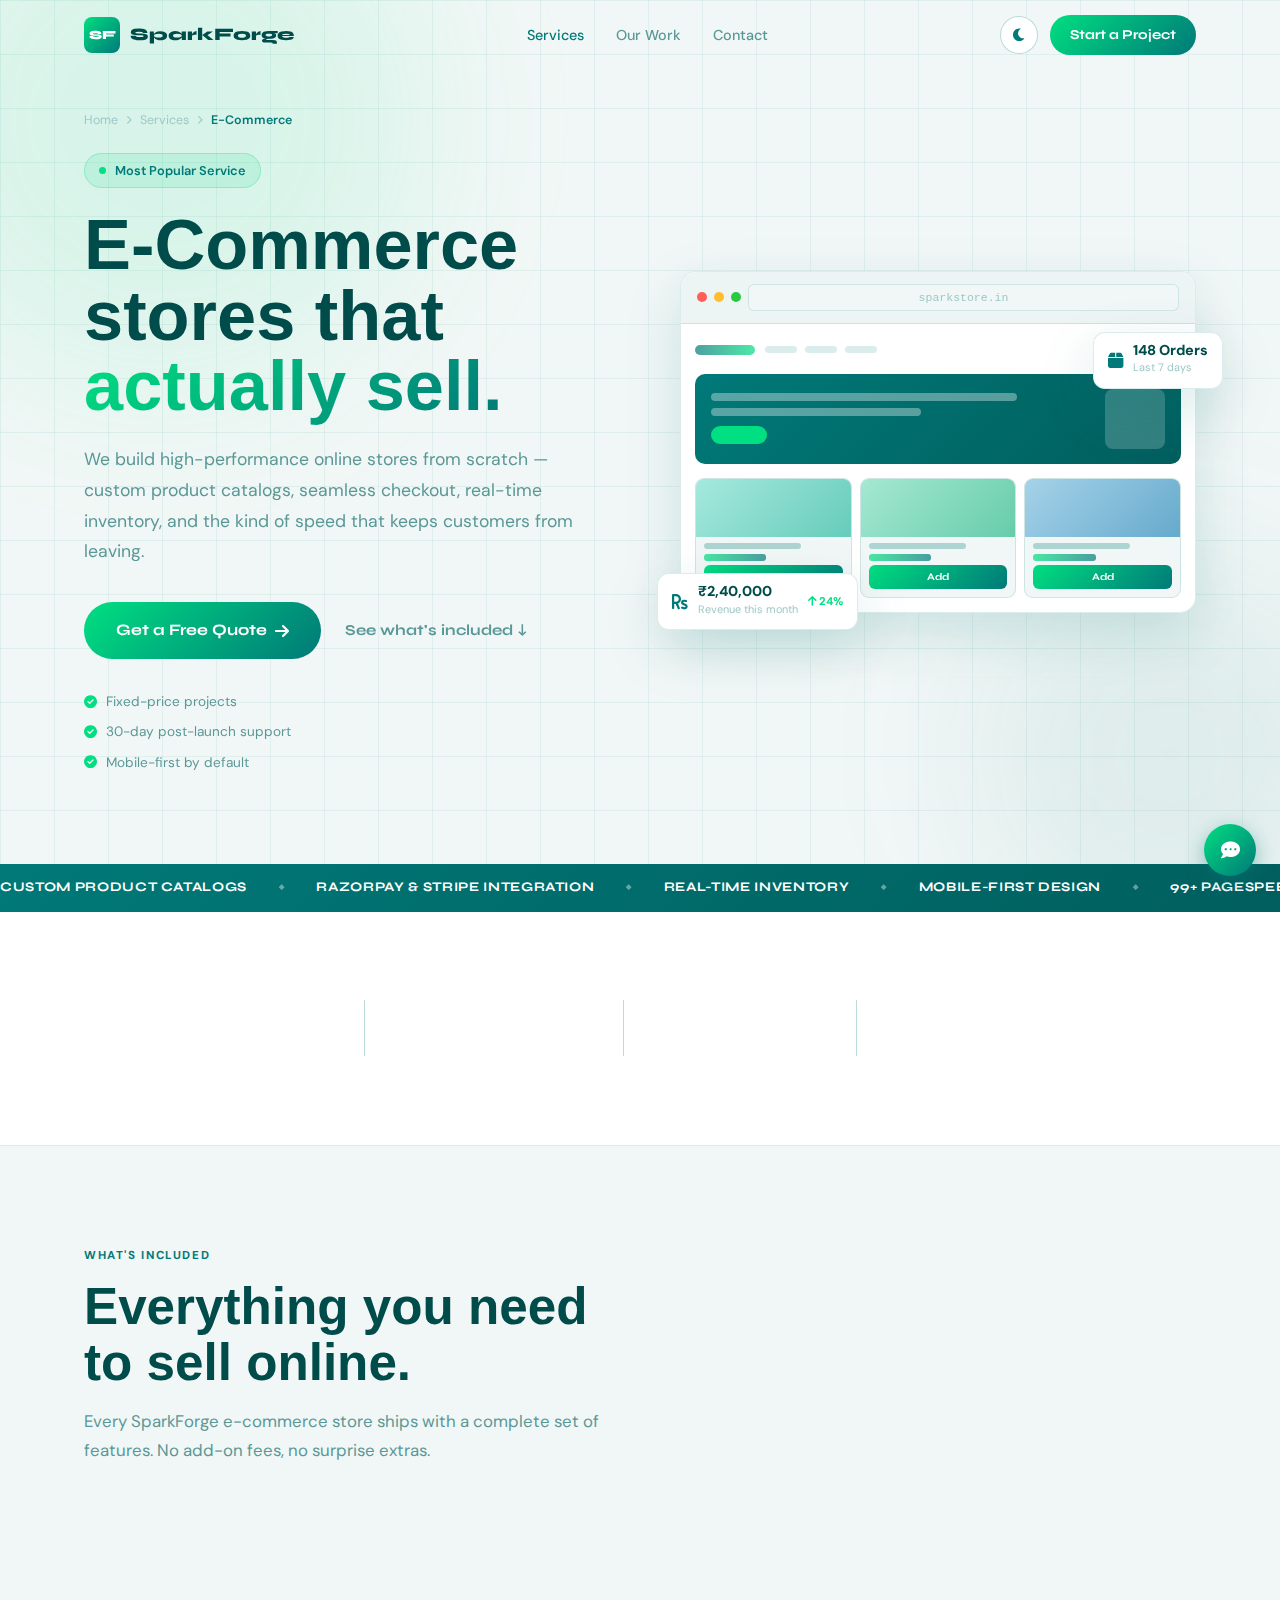
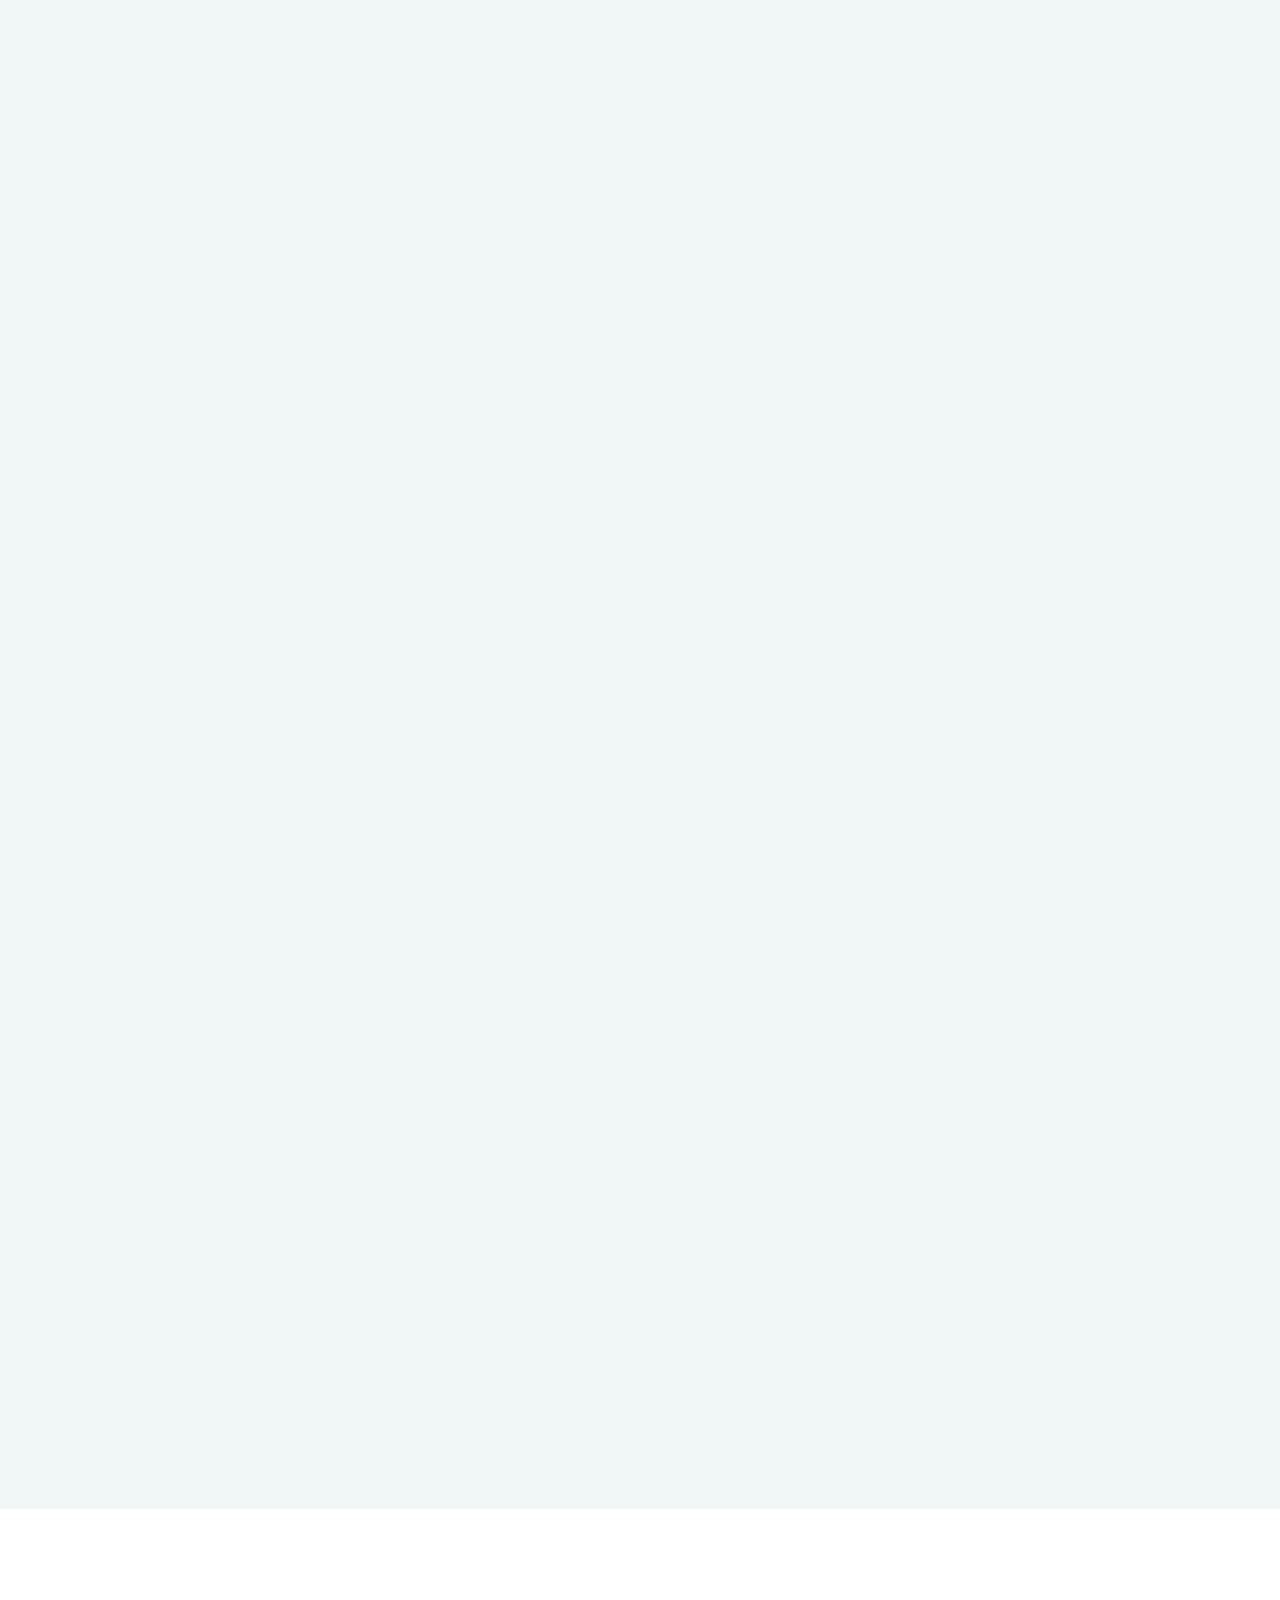
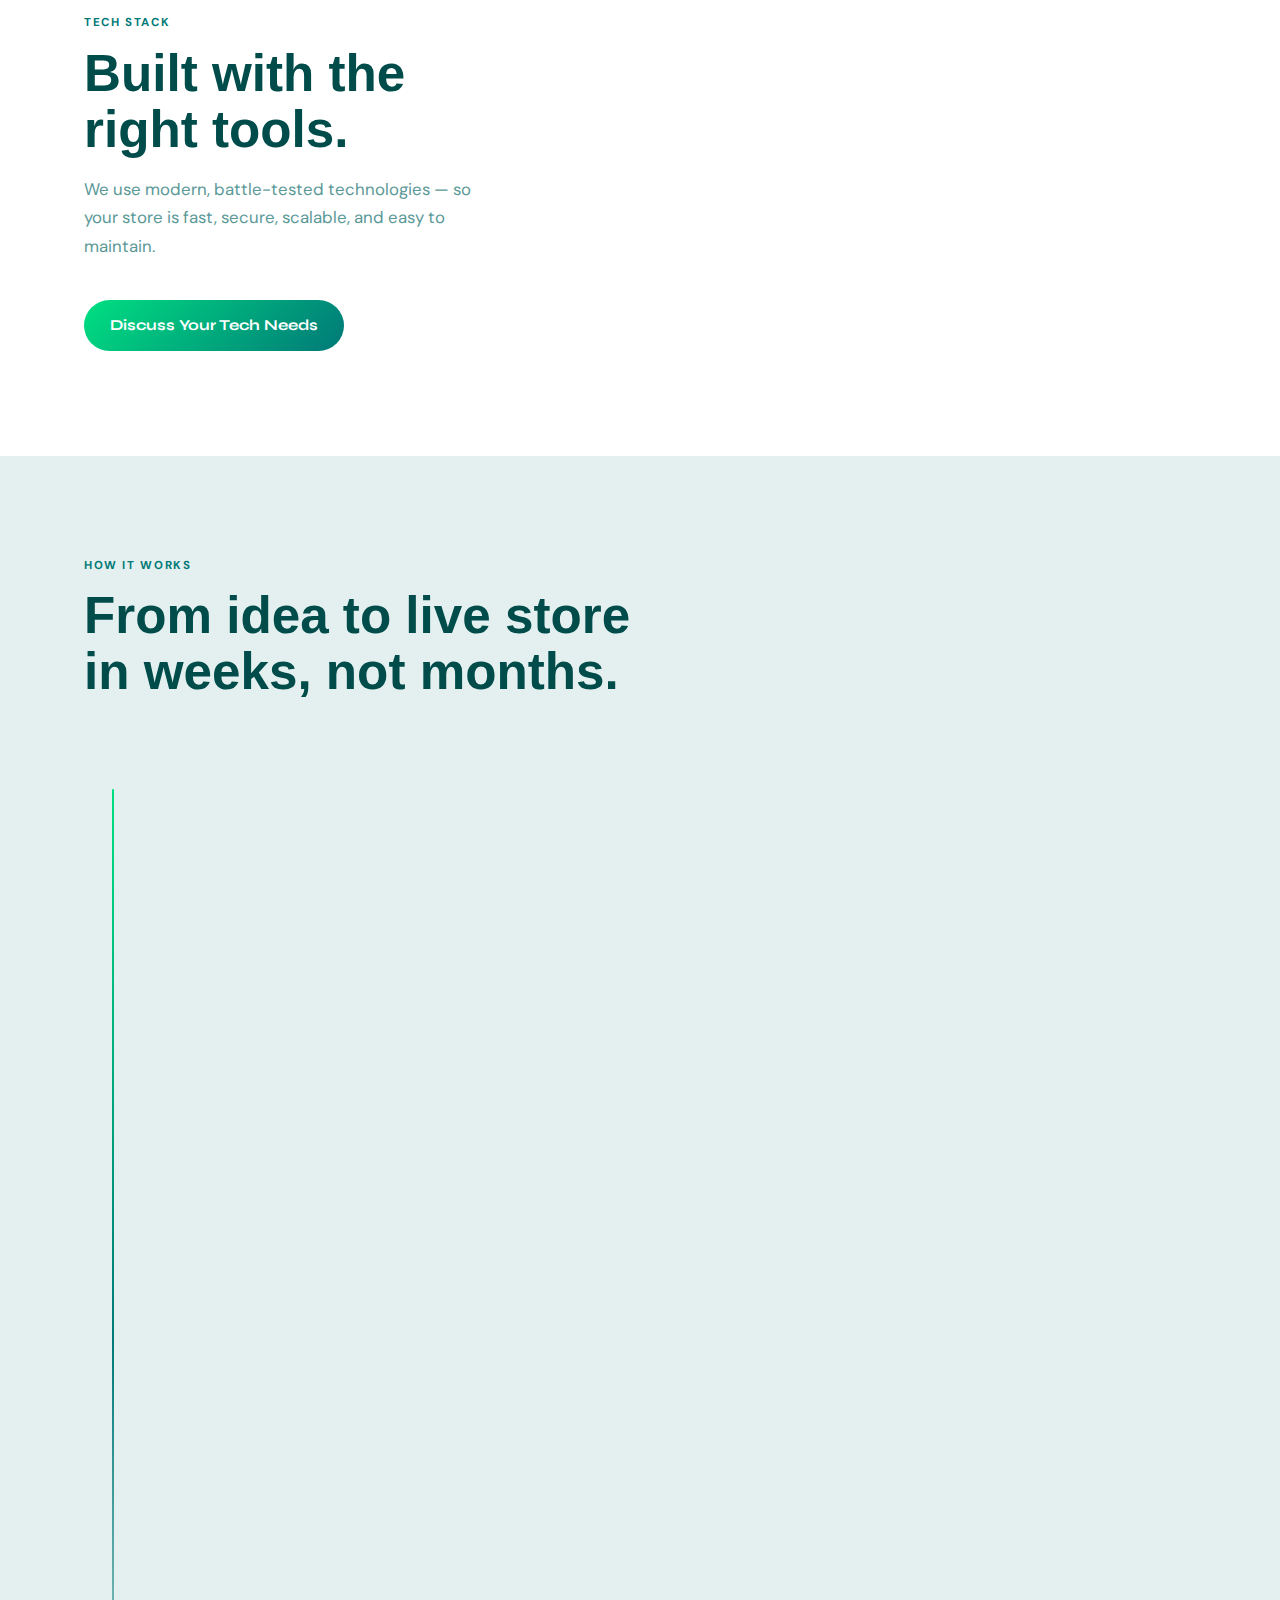
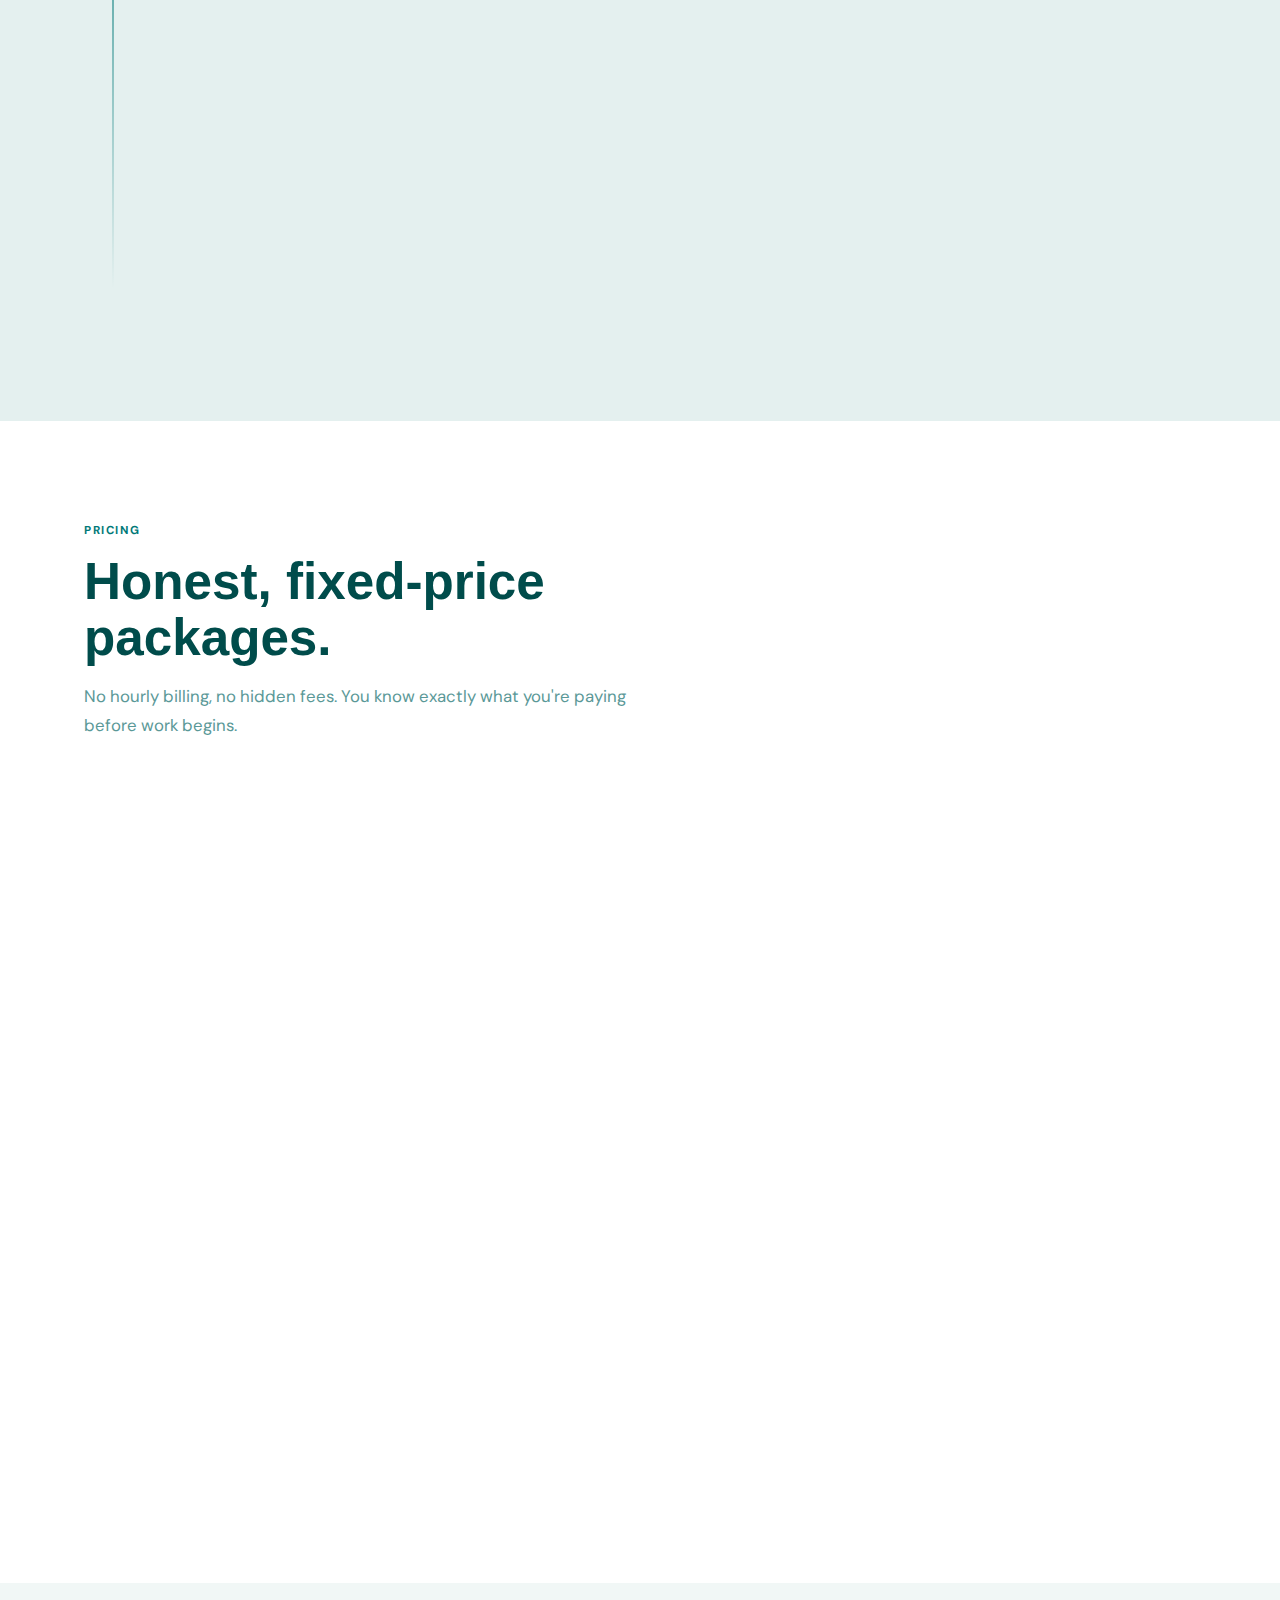
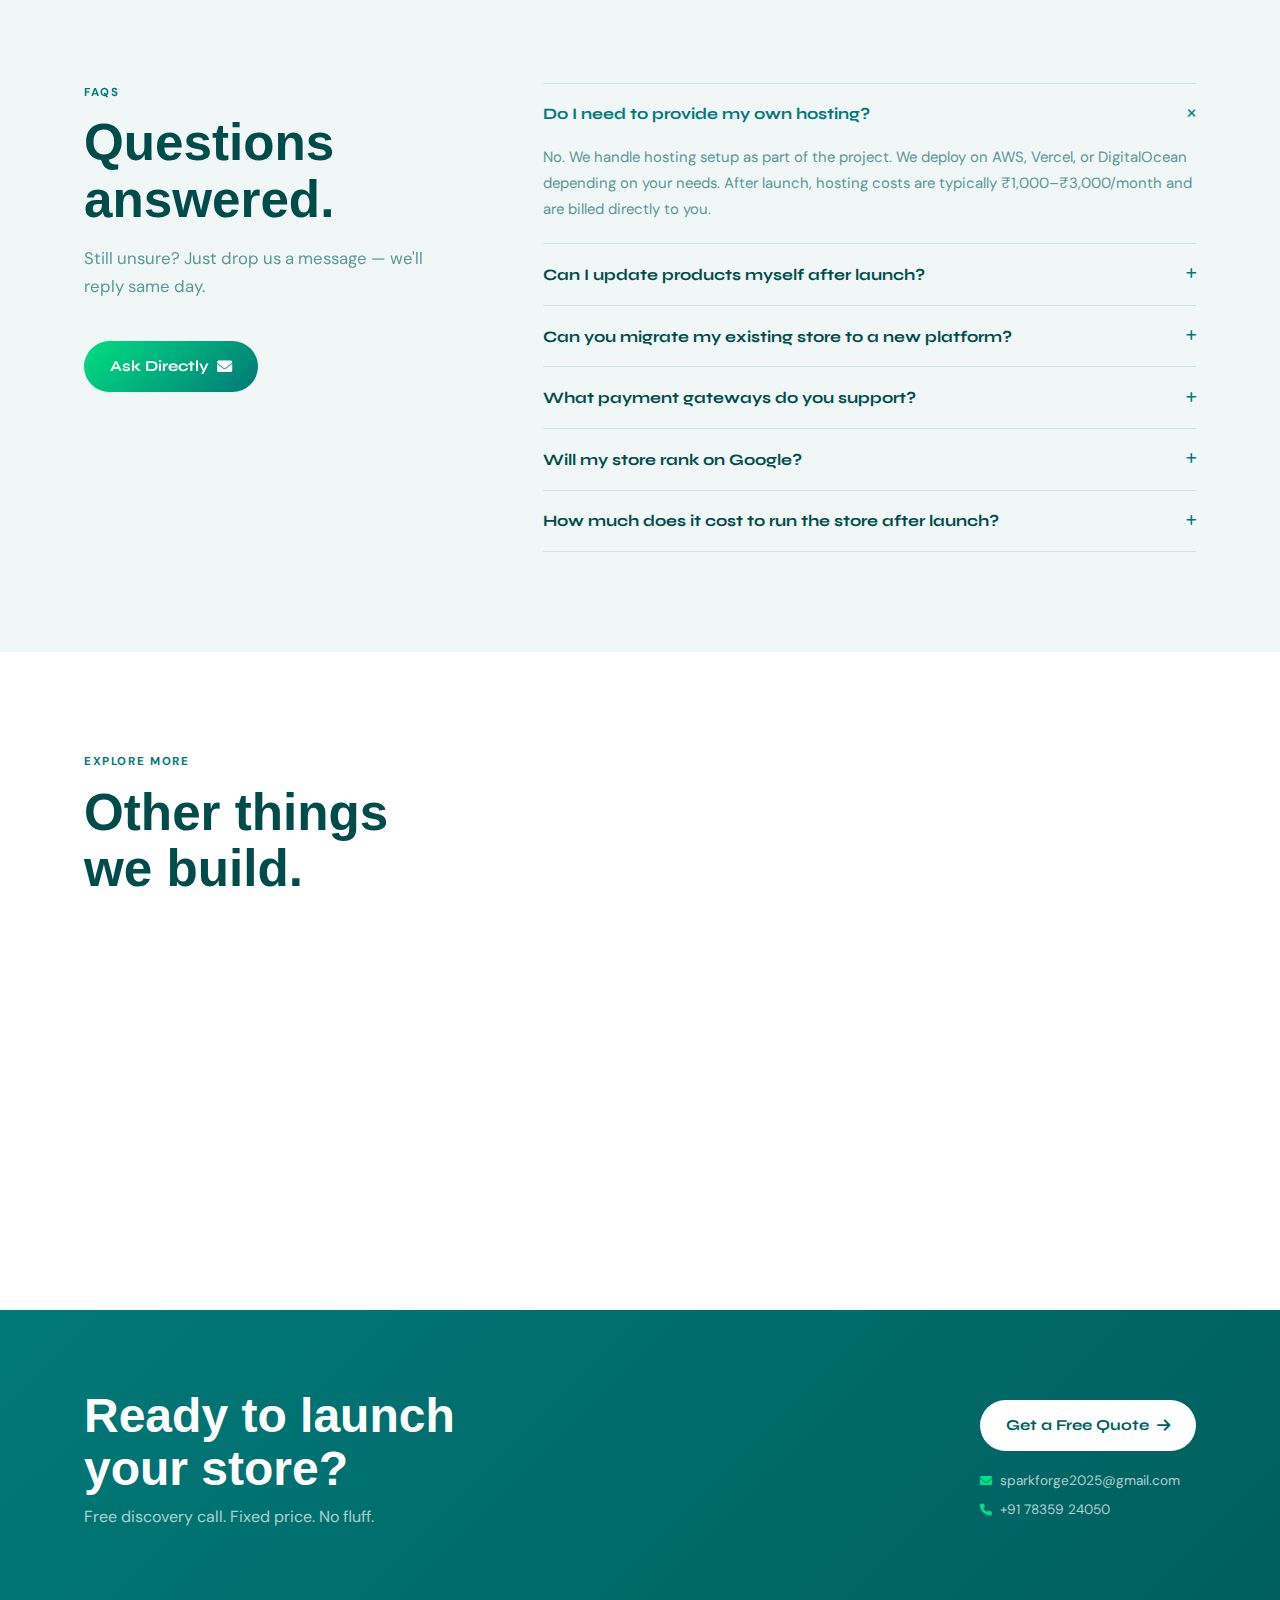
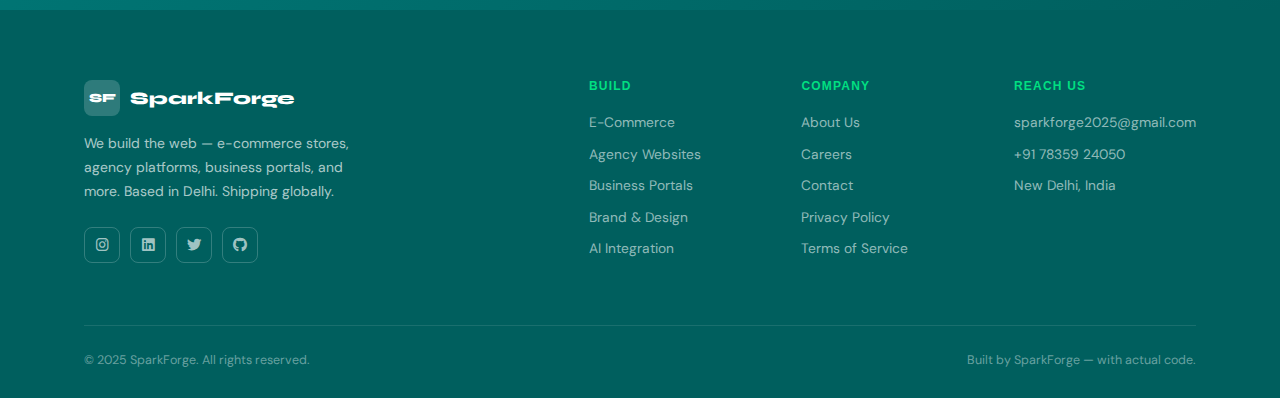
<file: E-Commerce/ecommerce.html>
<!DOCTYPE html>
<html lang="en" data-theme="light">
<head>
    <meta charset="UTF-8">
    <meta name="viewport" content="width=device-width, initial-scale=1.0">
    <title>E-Commerce Development — SparkForge</title>
    <meta name="description" content="SparkForge builds high-performance e-commerce stores that convert. Custom storefronts, payment integration, inventory management and more — starting at ₹40,000.">
    <link rel="stylesheet" href="ecommerce.css">
    <link rel="preconnect" href="https://fonts.googleapis.com">
    <link href="https://fonts.googleapis.com/css2?family=Syne:wght@400;600;700;800&family=DM+Sans:ital,opsz,wght@0,9..40,300;0,9..40,400;0,9..40,500;1,9..40,300&display=swap" rel="stylesheet">
    <link href="https://cdnjs.cloudflare.com/ajax/libs/font-awesome/6.0.0/css/all.min.css" rel="stylesheet">
</head>
<body>

<!-- ══ NAVBAR ══════════════════════════════════════════════════════════════ -->
<nav class="navbar" id="navbar">
    <div class="nav-inner">
        <a href="../index.html" class="nav-logo">
            <div class="logo-mark">SF</div>
            <span class="logo-name">SparkForge</span>
        </a>
        <ul class="nav-links">
            <li><a href="../index.html#services" class="nav-link--active">Services</a></li>
            <li><a href="../index.html#work">Our Work</a></li>
            <!-- Team link removed -->
            <li><a href="../index.html#contact">Contact</a></li>
        </ul>
        <div class="nav-right">
            <button class="theme-toggle" id="themeToggle" aria-label="Toggle dark mode">
                <i class="fas fa-moon"></i>
            </button>
            <a href="../index.html#contact" class="nav-cta">Start a Project</a>
            <button class="hamburger" id="hamburger" aria-label="Open menu">
                <span></span><span></span><span></span>
            </button>
        </div>
    </div>
    <div class="mobile-menu" id="mobileMenu">
        <a href="../index.html#services">Services</a>
        <a href="../index.html#work">Our Work</a>
        <!-- Team link removed -->
        <a href="../index.html#contact">Contact</a>
        <a href="../index.html#contact" class="mobile-cta">Start a Project →</a>
    </div>
</nav>

<!-- ══ HERO ══════════════════════════════════════════════════════════════ -->
<section class="ec-hero">
    <div class="hero-bg-grid"></div>
    <div class="hero-orb hero-orb--1"></div>
    <div class="hero-orb hero-orb--2"></div>

    <div class="container">
        <div class="ec-hero__inner">

            <!-- Left: Text -->
            <div class="ec-hero__text">
                <div class="breadcrumb">
                    <a href="../index.html">Home</a>
                    <i class="fas fa-chevron-right"></i>
                    <a href="../index.html#services">Services</a>
                    <i class="fas fa-chevron-right"></i>
                    <span>E-Commerce</span>
                </div>
                <div class="hero-badge">
                    <span class="hero-badge__dot"></span>
                    Most Popular Service
                </div>
                <h1 class="ec-hero__title">
                    E-Commerce<br>
                    stores that<br>
                    <span class="title-accent">actually sell.</span>
                </h1>
                <p class="ec-hero__desc">
                    We build high-performance online stores from scratch — custom product catalogs, seamless checkout, real-time inventory, and the kind of speed that keeps customers from leaving.
                </p>
                <div class="ec-hero__actions">
                    <a href="../index.html#contact" class="btn btn--primary btn--lg">
                        Get a Free Quote <i class="fas fa-arrow-right"></i>
                    </a>
                    <a href="#features" class="btn btn--ghost">See what's included ↓</a>
                </div>
                <div class="ec-hero__trust">
                    <div class="trust-item">
                        <i class="fas fa-check-circle"></i>
                        <span>Fixed-price projects</span>
                    </div>
                    <div class="trust-item">
                        <i class="fas fa-check-circle"></i>
                        <span>30-day post-launch support</span>
                    </div>
                    <div class="trust-item">
                        <i class="fas fa-check-circle"></i>
                        <span>Mobile-first by default</span>
                    </div>
                </div>
            </div>

            <!-- Right: Store mockup -->
            <div class="ec-hero__visual">
                <div class="store-mockup">
                    <div class="mockup-bar">
                        <span class="dot dot--red"></span>
                        <span class="dot dot--yellow"></span>
                        <span class="dot dot--green"></span>
                        <div class="mockup-url">sparkstore.in</div>
                    </div>
                    <div class="mockup-body">
                        <div class="mockup-nav">
                            <div class="mockup-logo-pill"></div>
                            <div class="mockup-nav-links">
                                <span></span><span></span><span></span>
                            </div>
                            <div class="mockup-cart">
                                <i class="fas fa-shopping-bag"></i>
                                <span class="cart-badge">3</span>
                            </div>
                        </div>
                        <div class="mockup-hero-strip">
                            <div class="mockup-hero-text">
                                <div class="mh-line mh-line--lg"></div>
                                <div class="mh-line mh-line--md"></div>
                                <div class="mh-btn"></div>
                            </div>
                            <div class="mockup-hero-img"></div>
                        </div>
                        <div class="mockup-products">
                            <div class="mockup-prod" style="--d:0s">
                                <div class="prod-img"></div>
                                <div class="prod-info">
                                    <div class="prod-name"></div>
                                    <div class="prod-price"></div>
                                </div>
                                <div class="prod-add">Add</div>
                            </div>
                            <div class="mockup-prod" style="--d:0.1s">
                                <div class="prod-img" style="--hue:160deg"></div>
                                <div class="prod-info">
                                    <div class="prod-name"></div>
                                    <div class="prod-price"></div>
                                </div>
                                <div class="prod-add">Add</div>
                            </div>
                            <div class="mockup-prod" style="--d:0.2s">
                                <div class="prod-img" style="--hue:200deg"></div>
                                <div class="prod-info">
                                    <div class="prod-name"></div>
                                    <div class="prod-price"></div>
                                </div>
                                <div class="prod-add">Add</div>
                            </div>
                        </div>
                        <!-- Floating stat cards -->
                        <div class="float-card float-card--revenue">
                            <i class="fas fa-rupee-sign"></i>
                            <div>
                                <strong>₹2,40,000</strong>
                                <span>Revenue this month</span>
                            </div>
                            <div class="trend trend--up"><i class="fas fa-arrow-up"></i> 24%</div>
                        </div>
                        <div class="float-card float-card--orders">
                            <i class="fas fa-box"></i>
                            <div>
                                <strong>148 Orders</strong>
                                <span>Last 7 days</span>
                            </div>
                        </div>
                    </div>
                </div>
            </div>

        </div>
    </div>
</section>

<!-- ══ TICKER ══════════════════════════════════════════════════════════════ -->
<div class="ticker" aria-hidden="true">
    <div class="ticker__track">
        <span>Custom Product Catalogs</span><span class="ticker__dot">◆</span>
        <span>Razorpay &amp; Stripe Integration</span><span class="ticker__dot">◆</span>
        <span>Real-Time Inventory</span><span class="ticker__dot">◆</span>
        <span>Mobile-First Design</span><span class="ticker__dot">◆</span>
        <span>99+ PageSpeed Score</span><span class="ticker__dot">◆</span>
        <span>Admin Dashboard</span><span class="ticker__dot">◆</span>
        <span>Custom Product Catalogs</span><span class="ticker__dot">◆</span>
        <span>Razorpay &amp; Stripe Integration</span><span class="ticker__dot">◆</span>
        <span>Real-Time Inventory</span><span class="ticker__dot">◆</span>
        <span>Mobile-First Design</span><span class="ticker__dot">◆</span>
        <span>99+ PageSpeed Score</span><span class="ticker__dot">◆</span>
        <span>Admin Dashboard</span><span class="ticker__dot">◆</span>
    </div>
</div>

<!-- ══ METRICS STRIP ══════════════════════════════════════════════════════ -->
<section class="metrics-strip">
    <div class="container">
        <div class="metrics-grid">
            <div class="metric" data-reveal>
                <strong class="metric__num" data-target="50">0</strong><span class="metric__plus">+</span>
                <span class="metric__label">Stores Shipped</span>
            </div>
            <div class="metric-sep"></div>
            <div class="metric" data-reveal>
                <strong class="metric__num" data-target="99">0</strong><span class="metric__plus">+</span>
                <span class="metric__label">Avg. PageSpeed Score</span>
            </div>
            <div class="metric-sep"></div>
            <div class="metric" data-reveal>
                <strong class="metric__num" data-target="3">0</strong><span class="metric__suf">–5 wks</span>
                <span class="metric__label">Avg. Delivery Time</span>
            </div>
            <div class="metric-sep"></div>
            <div class="metric" data-reveal>
                <strong class="metric__num" data-target="30">0</strong><span class="metric__suf">-day</span>
                <span class="metric__label">Free Support Included</span>
            </div>
        </div>
    </div>
</section>

<!-- ══ WHAT'S INCLUDED ════════════════════════════════════════════════════ -->
<section class="features" id="features">
    <div class="container">
        <div class="features-header">
            <p class="section-label">What's Included</p>
            <h2 class="section-title">Everything you need<br>to sell online.</h2>
            <p class="section-sub">Every SparkForge e-commerce store ships with a complete set of features. No add-on fees, no surprise extras.</p>
        </div>

        <div class="features-grid">

            <div class="feature-card feature-card--wide" data-reveal>
                <div class="feature-card__icon"><i class="fas fa-store"></i></div>
                <h3>Custom Storefront Design</h3>
                <p>Pixel-perfect, on-brand storefronts designed from scratch — not a theme. Every page is built around your products and your customers, with a shopping experience that converts.</p>
                <ul class="feature-list">
                    <li>Homepage with featured collections</li>
                    <li>Product listing & detail pages</li>
                    <li>Category / collection pages</li>
                    <li>Search with filters &amp; sorting</li>
                    <li>Wishlist &amp; recently viewed</li>
                </ul>
            </div>

            <div class="feature-card" data-reveal>
                <div class="feature-card__icon"><i class="fas fa-credit-card"></i></div>
                <h3>Payment Integration</h3>
                <p>Accept payments from anywhere in India and internationally, with zero checkout friction.</p>
                <div class="payment-badges">
                    <span><i class="fas fa-bolt"></i> Razorpay</span>
                    <span><i class="fas fa-credit-card"></i> Stripe</span>
                    <span><i class="fas fa-mobile-alt"></i> UPI / QR</span>
                    <span><i class="fas fa-money-bill"></i> COD</span>
                    <span><i class="fab fa-paypal"></i> PayPal</span>
                </div>
            </div>

            <div class="feature-card" data-reveal>
                <div class="feature-card__icon"><i class="fas fa-boxes"></i></div>
                <h3>Inventory Management</h3>
                <p>Know exactly what's in stock at all times. Low-stock alerts, variant tracking, and bulk uploads all built in.</p>
                <ul class="feature-list">
                    <li>Multi-variant products (size, colour)</li>
                    <li>Stock level alerts</li>
                    <li>Bulk CSV import/export</li>
                </ul>
            </div>

            <div class="feature-card" data-reveal>
                <div class="feature-card__icon"><i class="fas fa-tachometer-alt"></i></div>
                <h3>Admin Dashboard</h3>
                <p>A clean, powerful control panel so you can manage everything without touching code — orders, products, customers, coupons, and analytics in one place.</p>
                <ul class="feature-list">
                    <li>Order management &amp; fulfilment</li>
                    <li>Customer CRM</li>
                    <li>Discount &amp; coupon engine</li>
                </ul>
            </div>

            <div class="feature-card" data-reveal>
                <div class="feature-card__icon"><i class="fas fa-truck"></i></div>
                <h3>Shipping &amp; Logistics</h3>
                <p>Automated shipping rate calculations, order tracking pages, and integrations with popular couriers.</p>
                <ul class="feature-list">
                    <li>Shiprocket / Delhivery integration</li>
                    <li>Live tracking pages</li>
                    <li>Zone-based shipping rates</li>
                </ul>
            </div>

            <div class="feature-card" data-reveal>
                <div class="feature-card__icon"><i class="fas fa-mobile-alt"></i></div>
                <h3>Mobile-First &amp; Fast</h3>
                <p>Over 70% of Indian shoppers buy on mobile. Every store we build is designed mobile-first and loads in under 2 seconds — guaranteed.</p>
                <ul class="feature-list">
                    <li>Core Web Vitals optimised</li>
                    <li>Image compression &amp; lazy loading</li>
                    <li>PWA-ready (installable)</li>
                </ul>
            </div>

            <div class="feature-card" data-reveal>
                <div class="feature-card__icon"><i class="fas fa-search"></i></div>
                <h3>SEO &amp; Marketing Tools</h3>
                <p>Built to rank and built to re-engage. Technical SEO, meta management, and marketing integrations so you can drive traffic and bring customers back.</p>
                <ul class="feature-list">
                    <li>Schema markup &amp; sitemaps</li>
                    <li>Meta title / description editor</li>
                    <li>Google Analytics &amp; Meta Pixel</li>
                </ul>
            </div>

            <div class="feature-card" data-reveal>
                <div class="feature-card__icon"><i class="fas fa-envelope-open-text"></i></div>
                <h3>Email &amp; Notifications</h3>
                <p>Automated transactional emails and WhatsApp notifications keep customers informed at every step.</p>
                <ul class="feature-list">
                    <li>Order confirmation emails</li>
                    <li>Shipping update notifications</li>
                    <li>Abandoned cart recovery</li>
                </ul>
            </div>

            <div class="feature-card feature-card--accent" data-reveal>
                <div class="feature-card__icon"><i class="fas fa-robot"></i></div>
                <h3>AI Add-ons <span class="badge-new">Optional</span></h3>
                <p>Take your store to the next level with intelligent features — product recommendations, AI search, chatbots, and dynamic pricing.</p>
                <ul class="feature-list">
                    <li>Smart product recommendations</li>
                    <li>AI-powered search &amp; filters</li>
                    <li>Store chatbot assistant</li>
                    <li>Dynamic pricing engine</li>
                </ul>
            </div>

        </div>
    </div>
</section>

<!-- ══ TECH STACK ═════════════════════════════════════════════════════════ -->
<section class="tech-stack">
    <div class="container">
        <div class="tech-inner">
            <div class="tech-left">
                <p class="section-label">Tech Stack</p>
                <h2 class="section-title">Built with the<br>right tools.</h2>
                <p class="section-sub">We use modern, battle-tested technologies — so your store is fast, secure, scalable, and easy to maintain.</p>
                <a href="../index.html#contact" class="btn btn--primary">Discuss Your Tech Needs</a>
            </div>
            <div class="tech-right">
                <div class="tech-grid">
                    <div class="tech-card" data-reveal>
                        <div class="tech-card__icon" style="background: rgba(0,0,0,0.06);">
                            <i class="fab fa-react" style="color:#61dafb"></i>
                        </div>
                        <span>React / Next.js</span>
                        <p>Fast, SEO-friendly frontend</p>
                    </div>
                    <div class="tech-card" data-reveal>
                        <div class="tech-card__icon">
                            <i class="fab fa-node-js" style="color:#68a063"></i>
                        </div>
                        <span>Node.js</span>
                        <p>Scalable backend APIs</p>
                    </div>
                    <div class="tech-card" data-reveal>
                        <div class="tech-card__icon">
                            <i class="fas fa-database" style="color:#336791"></i>
                        </div>
                        <span>PostgreSQL</span>
                        <p>Reliable relational DB</p>
                    </div>
                    <div class="tech-card" data-reveal>
                        <div class="tech-card__icon">
                            <i class="fas fa-bolt" style="color:#e25444"></i>
                        </div>
                        <span>Razorpay</span>
                        <p>India's #1 payment gateway</p>
                    </div>
                    <div class="tech-card" data-reveal>
                        <div class="tech-card__icon">
                            <i class="fab fa-aws" style="color:#ff9900"></i>
                        </div>
                        <span>AWS / Vercel</span>
                        <p>Globally fast hosting</p>
                    </div>
                    <div class="tech-card" data-reveal>
                        <div class="tech-card__icon">
                            <i class="fas fa-shield-alt" style="color:#00df81"></i>
                        </div>
                        <span>SSL / Security</span>
                        <p>Fully encrypted &amp; PCI-safe</p>
                    </div>
                </div>
            </div>
        </div>
    </div>
</section>

<!-- ══ PROCESS ════════════════════════════════════════════════════════════ -->
<section class="process" id="process">
    <div class="container">
        <p class="section-label">How It Works</p>
        <h2 class="section-title">From idea to live store<br>in weeks, not months.</h2>

        <div class="process-track">
            <div class="process-line"></div>

            <div class="process-step" data-reveal>
                <div class="process-step__dot"><span>01</span></div>
                <div class="process-step__card">
                    <div class="process-step__icon"><i class="fas fa-comments"></i></div>
                    <h4>Discovery Call</h4>
                    <p>We learn about your products, audience, and goals. A 20-minute call is enough to scope the whole project.</p>
                    <span class="process-step__time">Day 1</span>
                </div>
            </div>

            <div class="process-step" data-reveal>
                <div class="process-step__dot"><span>02</span></div>
                <div class="process-step__card">
                    <div class="process-step__icon"><i class="fas fa-pencil-ruler"></i></div>
                    <h4>Design</h4>
                    <p>We produce full Figma mockups of your store — homepage, product pages, cart, and checkout — before writing a line of code.</p>
                    <span class="process-step__time">Week 1–2</span>
                </div>
            </div>

            <div class="process-step" data-reveal>
                <div class="process-step__dot"><span>03</span></div>
                <div class="process-step__card">
                    <div class="process-step__icon"><i class="fas fa-code"></i></div>
                    <h4>Development</h4>
                    <p>We build your store — storefront, admin, payments, shipping, and all integrations. You get regular staging previews throughout.</p>
                    <span class="process-step__time">Week 2–4</span>
                </div>
            </div>

            <div class="process-step" data-reveal>
                <div class="process-step__dot"><span>04</span></div>
                <div class="process-step__card">
                    <div class="process-step__icon"><i class="fas fa-vial"></i></div>
                    <h4>Testing</h4>
                    <p>End-to-end testing across devices and browsers. Full checkout flow validation, payment testing, and performance audit.</p>
                    <span class="process-step__time">Week 4–5</span>
                </div>
            </div>

            <div class="process-step" data-reveal>
                <div class="process-step__dot"><span>05</span></div>
                <div class="process-step__card">
                    <div class="process-step__icon"><i class="fas fa-rocket"></i></div>
                    <h4>Launch &amp; Handover</h4>
                    <p>We deploy to your domain, do a live walkthrough, and hand over full access. Your 30-day support window begins.</p>
                    <span class="process-step__time">Week 5</span>
                </div>
            </div>
        </div>
    </div>
</section>

<!-- ══ PRICING ════════════════════════════════════════════════════════════ -->
<section class="pricing" id="pricing">
    <div class="container">
        <div class="pricing-header">
            <p class="section-label">Pricing</p>
            <h2 class="section-title">Honest, fixed-price<br>packages.</h2>
            <p class="section-sub">No hourly billing, no hidden fees. You know exactly what you're paying before work begins.</p>
        </div>

        <div class="pricing-grid">

            <div class="pricing-card" data-reveal>
                <div class="pricing-card__tag">Starter</div>
                <div class="pricing-card__price">
                    <span class="price-from">From</span>
                    <strong>₹40,000</strong>
                </div>
                <p class="pricing-card__desc">Perfect for small businesses launching their first online store.</p>
                <ul class="pricing-list">
                    <li><i class="fas fa-check"></i> Up to 50 products</li>
                    <li><i class="fas fa-check"></i> Custom storefront design</li>
                    <li><i class="fas fa-check"></i> Razorpay / UPI integration</li>
                    <li><i class="fas fa-check"></i> Basic admin panel</li>
                    <li><i class="fas fa-check"></i> Mobile responsive</li>
                    <li><i class="fas fa-check"></i> 30-day support</li>
                    <li class="pricing-list__muted"><i class="fas fa-times"></i> AI features</li>
                    <li class="pricing-list__muted"><i class="fas fa-times"></i> Shipping integrations</li>
                </ul>
                <a href="../index.html#contact" class="btn btn--outline btn--full">Get Started</a>
            </div>

            <div class="pricing-card pricing-card--featured" data-reveal>
                <div class="pricing-card__popular">Most Popular</div>
                <div class="pricing-card__tag">Growth</div>
                <div class="pricing-card__price">
                    <span class="price-from">From</span>
                    <strong>₹80,000</strong>
                </div>
                <p class="pricing-card__desc">A complete, full-featured store for growing businesses.</p>
                <ul class="pricing-list">
                    <li><i class="fas fa-check"></i> Unlimited products</li>
                    <li><i class="fas fa-check"></i> Custom storefront design</li>
                    <li><i class="fas fa-check"></i> All payment gateways</li>
                    <li><i class="fas fa-check"></i> Full admin dashboard</li>
                    <li><i class="fas fa-check"></i> Inventory management</li>
                    <li><i class="fas fa-check"></i> Shipping integrations</li>
                    <li><i class="fas fa-check"></i> SEO &amp; analytics setup</li>
                    <li><i class="fas fa-check"></i> 30-day support</li>
                </ul>
                <a href="../index.html#contact" class="btn btn--primary btn--full">Get Started</a>
            </div>

            <div class="pricing-card" data-reveal>
                <div class="pricing-card__tag">Scale</div>
                <div class="pricing-card__price">
                    <span class="price-from">From</span>
                    <strong>₹1,60,000</strong>
                </div>
                <p class="pricing-card__desc">For high-volume businesses that need performance, AI, and scale.</p>
                <ul class="pricing-list">
                    <li><i class="fas fa-check"></i> Everything in Growth</li>
                    <li><i class="fas fa-check"></i> AI recommendations</li>
                    <li><i class="fas fa-check"></i> AI-powered search</li>
                    <li><i class="fas fa-check"></i> Store chatbot</li>
                    <li><i class="fas fa-check"></i> Multi-vendor support</li>
                    <li><i class="fas fa-check"></i> Advanced analytics</li>
                    <li><i class="fas fa-check"></i> Priority support (90 days)</li>
                    <li><i class="fas fa-check"></i> Dedicated account manager</li>
                </ul>
                <a href="../index.html#contact" class="btn btn--outline btn--full">Get Started</a>
            </div>

        </div>

        <div class="pricing-note" data-reveal>
            <i class="fas fa-info-circle"></i>
            All prices are starting estimates. Final pricing is confirmed after a free discovery call based on your exact requirements. International clients may be invoiced in USD/GBP.
        </div>
    </div>
</section>

<!-- ══ FAQ ════════════════════════════════════════════════════════════════ -->
<section class="faq">
    <div class="container">
        <div class="faq-inner">
            <div class="faq-left">
                <p class="section-label">FAQs</p>
                <h2 class="section-title">Questions<br>answered.</h2>
                <p class="section-sub">Still unsure? Just drop us a message — we'll reply same day.</p>
                <a href="mailto:sparkforge2025@gmail.com" class="btn btn--primary">
                    Ask Directly <i class="fas fa-envelope"></i>
                </a>
            </div>
            <div class="faq-list" id="faqList">
                <div class="faq-item">
                    <button class="faq-item__q" aria-expanded="false">
                        <span>Do I need to provide my own hosting?</span><i class="fas fa-plus"></i>
                    </button>
                    <div class="faq-item__a">
                        <p>No. We handle hosting setup as part of the project. We deploy on AWS, Vercel, or DigitalOcean depending on your needs. After launch, hosting costs are typically ₹1,000–₹3,000/month and are billed directly to you.</p>
                    </div>
                </div>
                <div class="faq-item">
                    <button class="faq-item__q" aria-expanded="false">
                        <span>Can I update products myself after launch?</span><i class="fas fa-plus"></i>
                    </button>
                    <div class="faq-item__a">
                        <p>Yes — every store includes an admin dashboard where you can add, edit, or remove products, manage orders, update pricing, and more, without any technical knowledge.</p>
                    </div>
                </div>
                <div class="faq-item">
                    <button class="faq-item__q" aria-expanded="false">
                        <span>Can you migrate my existing store to a new platform?</span><i class="fas fa-plus"></i>
                    </button>
                    <div class="faq-item__a">
                        <p>Yes. We've handled migrations from Shopify, WooCommerce, Wix, and custom platforms. We migrate products, customer data, order history, and SEO settings — with zero downtime.</p>
                    </div>
                </div>
                <div class="faq-item">
                    <button class="faq-item__q" aria-expanded="false">
                        <span>What payment gateways do you support?</span><i class="fas fa-plus"></i>
                    </button>
                    <div class="faq-item__a">
                        <p>We integrate Razorpay, Stripe, PayPal, PayU, and Cashfree for online payments. We also support UPI QR codes, COD (cash on delivery), and net banking out of the box.</p>
                    </div>
                </div>
                <div class="faq-item">
                    <button class="faq-item__q" aria-expanded="false">
                        <span>Will my store rank on Google?</span><i class="fas fa-plus"></i>
                    </button>
                    <div class="faq-item__a">
                        <p>All our stores are built with technical SEO as a baseline — clean URL structure, schema markup, sitemaps, meta tag management, and fast load times. We don't guarantee rankings (no one can), but we build a strong foundation for organic growth.</p>
                    </div>
                </div>
                <div class="faq-item">
                    <button class="faq-item__q" aria-expanded="false">
                        <span>How much does it cost to run the store after launch?</span><i class="fas fa-plus"></i>
                    </button>
                    <div class="faq-item__a">
                        <p>Typical ongoing costs: hosting ₹1,000–₹3,000/month, payment gateway fees (Razorpay charges ~2% per transaction), and your domain (~₹800/year). SparkForge charges nothing ongoing unless you opt into a maintenance plan.</p>
                    </div>
                </div>
            </div>
        </div>
    </div>
</section>

<!-- ══ OTHER SERVICES ═════════════════════════════════════════════════════ -->
<section class="other-services">
    <div class="container">
        <p class="section-label">Explore More</p>
        <h2 class="section-title">Other things<br>we build.</h2>
        <div class="other-grid">
            <a href="#" class="other-card" data-reveal>
                <div class="other-card__icon"><i class="fas fa-layer-group"></i></div>
                <h4>Agency Websites</h4>
                <p>Portfolio-ready, lead-generating websites for agencies and studios.</p>
                <span class="other-card__link">Learn more <i class="fas fa-arrow-right"></i></span>
            </a>
            <a href="#" class="other-card" data-reveal>
                <div class="other-card__icon"><i class="fas fa-building"></i></div>
                <h4>Business Portals</h4>
                <p>Custom dashboards, admin tools, and internal web applications.</p>
                <span class="other-card__link">Learn more <i class="fas fa-arrow-right"></i></span>
            </a>
            <a href="#" class="other-card" data-reveal>
                <div class="other-card__icon"><i class="fas fa-robot"></i></div>
                <h4>AI &amp; ML Integration</h4>
                <p>Add intelligence to your product — chatbots, recommendations, and automation.</p>
                <span class="other-card__link">Learn more <i class="fas fa-arrow-right"></i></span>
            </a>
            <a href="#" class="other-card" data-reveal>
                <div class="other-card__icon"><i class="fas fa-palette"></i></div>
                <h4>Brand &amp; Design</h4>
                <p>Visual identity, UI systems, and design that makes you memorable.</p>
                <span class="other-card__link">Learn more <i class="fas fa-arrow-right"></i></span>
            </a>
        </div>
    </div>
</section>

<!-- ══ CTA STRIP ══════════════════════════════════════════════════════════ -->
<section class="cta-strip">
    <div class="container">
        <div class="cta-strip__inner">
            <div class="cta-strip__text">
                <h2 class="cta-strip__title">Ready to launch<br>your store?</h2>
                <p class="cta-strip__desc">Free discovery call. Fixed price. No fluff.</p>
            </div>
            <div class="cta-strip__actions">
                <a href="../index.html#contact" class="btn btn--white">
                    Get a Free Quote <i class="fas fa-arrow-right"></i>
                </a>
                <div class="cta-strip__contact">
                    <a href="mailto:sparkforge2025@gmail.com">
                        <i class="fas fa-envelope"></i> sparkforge2025@gmail.com
                    </a>
                    <a href="tel:+917835924050">
                        <i class="fas fa-phone"></i> +91 78359 24050
                    </a>
                </div>
            </div>
        </div>
    </div>
</section>

<!-- ══ FOOTER ════════════════════════════════════════════════════════════════ -->
<footer class="footer">
    <div class="container">
        <div class="footer-top">
            <div class="footer-brand">
                <a href="../index.html" class="nav-logo">
                    <div class="logo-mark logo-mark--inv">SF</div>
                    <span class="logo-name logo-name--inv">SparkForge</span>
                </a>
                <p class="footer-brand__desc">We build the web — e-commerce stores, agency platforms, business portals, and more. Based in Delhi. Shipping globally.</p>
                <div class="footer-socials">
                    <a href="https://www.instagram.com/sparkforge2025" target="_blank" rel="noopener"><i class="fab fa-instagram"></i></a>
                    <a href="#"><i class="fab fa-linkedin"></i></a>
                    <a href="#"><i class="fab fa-twitter"></i></a>
                    <a href="#"><i class="fab fa-github"></i></a>
                </div>
            </div>
            <div class="footer-links">
                <div class="footer-col">
                    <h5>Build</h5>
                    <a href="/E-Commerce/ecommerce.html">E-Commerce</a>
                    <a href="/Agency/agency.html">Agency Websites</a>
                    <a href="/Business Portal/portal.html">Business Portals</a>
                    <a href="/Brand Design/brand.html">Brand &amp; Design</a>
                    <a href="/AI Integration/ai.html">AI Integration</a>
                </div>
                <div class="footer-col">
                    <h5>Company</h5>
                    <a href="/About Us/about-us.html">About Us</a>
                    <a href="/careers/careers.html">Careers</a>
                    <a href="/Contact/contact.html">Contact</a>
                    <a href="/Privacy Policy/privacy.html">Privacy Policy</a>
                    <a href="/Terms and Conditions/terms.html">Terms of Service</a>
                </div>
                <div class="footer-col">
                    <h5>Reach Us</h5>
                    <a href="mailto:sparkforge2025@gmail.com">sparkforge2025@gmail.com</a>
                    <a href="tel:+917835924050">+91 78359 24050</a>
                    <span>New Delhi, India</span>
                </div>
            </div>
        </div>
        <div class="footer-bottom">
            <p>© 2025 SparkForge. All rights reserved.</p>
            <p>Built by SparkForge — with actual code.</p>
        </div>
    </div>
</footer>

<!-- ══ CHATBOT ════════════════════════════════════════════════════════════════ -->
<div class="chatbot" id="chatbot">
    <button class="chatbot__toggle" id="chatToggle" aria-label="Open chat">
        <i class="fas fa-comment-dots" id="chatOpenIcon"></i>
        <i class="fas fa-times" id="chatCloseIcon"></i>
    </button>
    <div class="chatbot__box" id="chatBox">
        <div class="chatbot__header">
            <div class="chatbot__avatar">SF</div>
            <div><strong>SparkForge</strong><span>We reply fast ⚡</span></div>
        </div>
        <div class="chatbot__messages" id="chatMessages"></div>
        <div class="chatbot__quick" id="chatQuick">
            <button data-msg="How much does an e-commerce store cost?">Pricing?</button>
            <button data-msg="How long does it take to build?">Timeline?</button>
            <button data-msg="What payment gateways do you support?">Payments?</button>
            <button data-msg="How do I get started?">Get started</button>
        </div>
        <div class="chatbot__input">
            <input type="text" id="chatInput" placeholder="Ask about e-commerce…">
            <button id="chatSend" aria-label="Send"><i class="fas fa-paper-plane"></i></button>
        </div>
    </div>
</div>

<script src="ecommerce.js"></script>
</body>
</html>
</file>
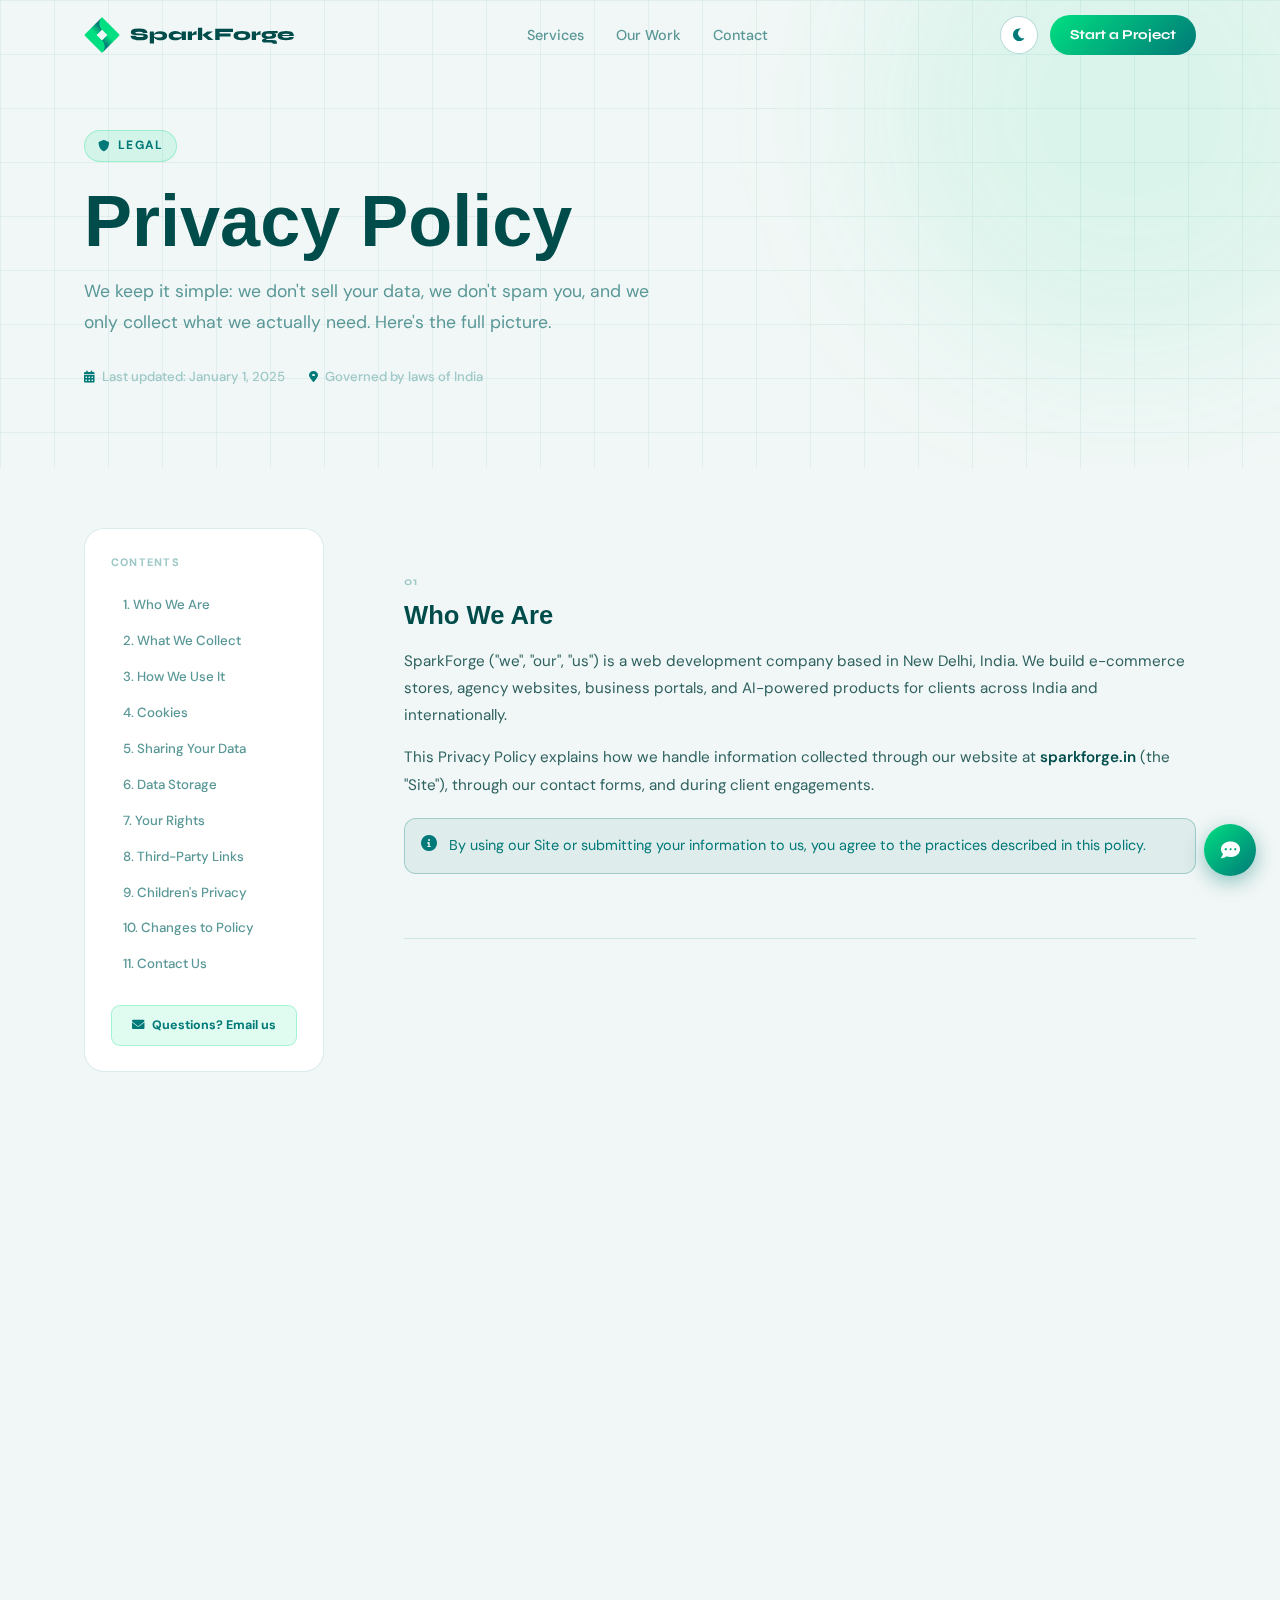
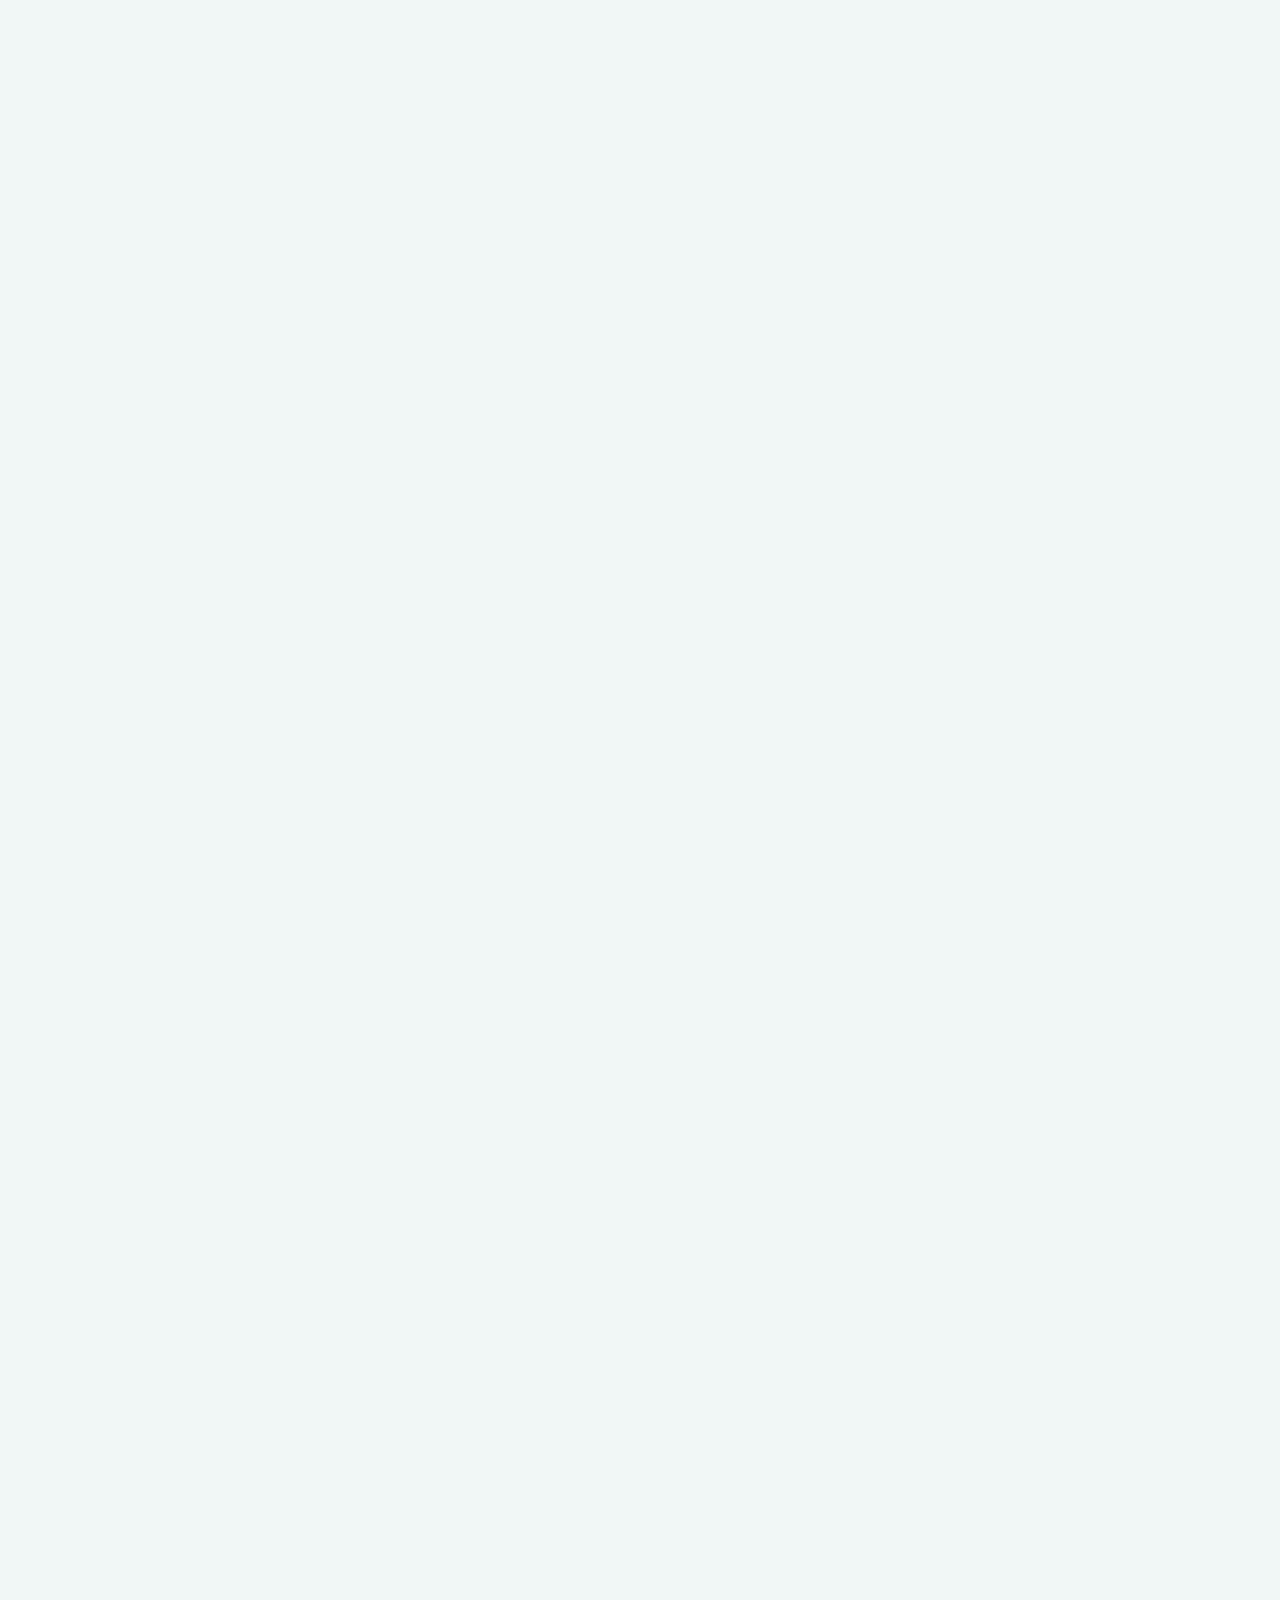
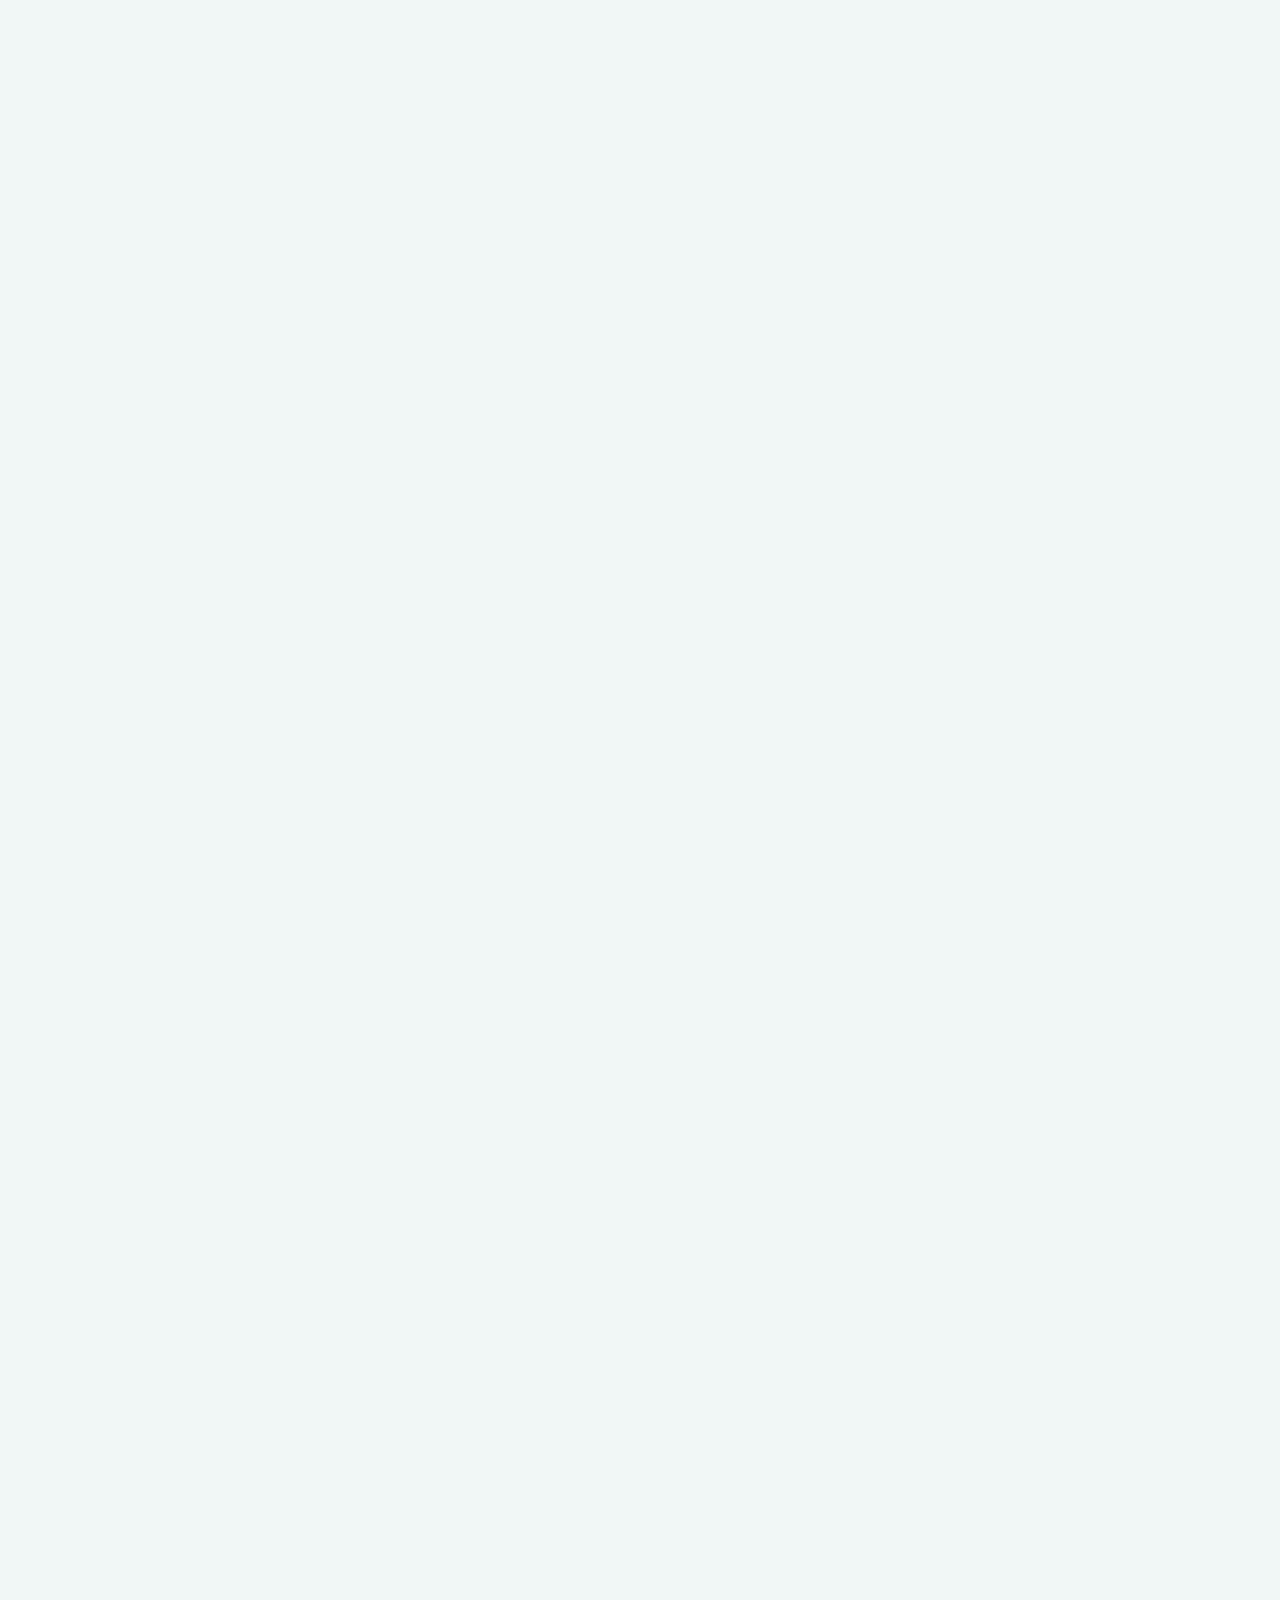
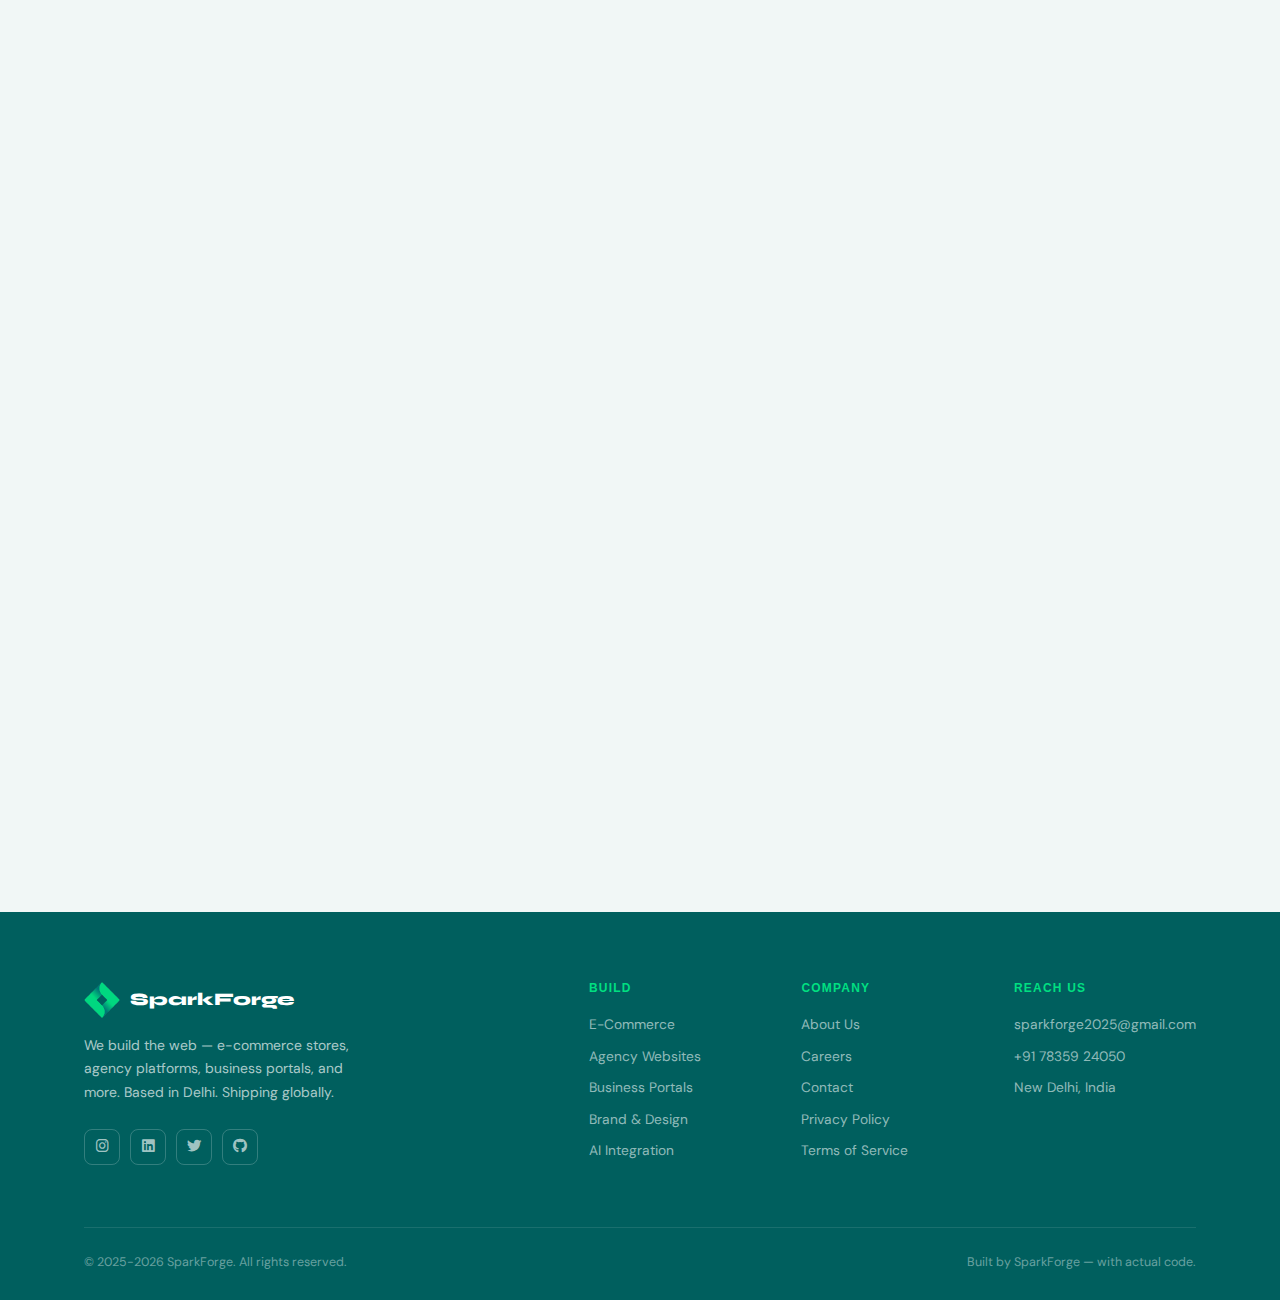
<file: Privacy Policy/privacy.html>
<!DOCTYPE html>
<html lang="en" data-theme="light">
<head>
    <meta charset="UTF-8">
    <meta name="viewport" content="width=device-width, initial-scale=1.0">
    <title>Privacy Policy — SparkForge</title>
    <meta name="description" content="SparkForge Privacy Policy — how we collect, use, and protect your data.">
    <link rel="stylesheet" href="privacy.css">
    <link rel="preconnect" href="https://fonts.googleapis.com">
    <link href="https://fonts.googleapis.com/css2?family=Syne:wght@400;600;700;800&family=DM+Sans:ital,opsz,wght@0,9..40,300;0,9..40,400;0,9..40,500;1,9..40,300&display=swap" rel="stylesheet">
    <link href="https://cdnjs.cloudflare.com/ajax/libs/font-awesome/6.0.0/css/all.min.css" rel="stylesheet">
    <link rel="icon" href="/Asset/SF logo.png" type="image/png">
</head>
<body>

<!-- ══ NAVBAR ══════════════════════════════════════════════════════════════ -->
<nav class="navbar" id="navbar">
    <div class="nav-inner">
        <a href="../index.html" class="nav-logo">
            <img src="/Asset/SF logo.png" alt="SF" class="logo-img">
            <span class="logo-name">SparkForge</span>
        </a>
        <ul class="nav-links">
            <li><a href="../index.html#services">Services</a></li>
            <li><a href="../index.html#work">Our Work</a></li>
            <!-- Team link removed -->
            <li><a href="../index.html#contact">Contact</a></li>
        </ul>
        <div class="nav-right">
            <button class="theme-toggle" id="themeToggle" aria-label="Toggle dark mode">
                <i class="fas fa-moon"></i>
            </button>
            <a href="../index.html#contact" class="nav-cta">Start a Project</a>
            <button class="hamburger" id="hamburger" aria-label="Open menu">
                <span></span><span></span><span></span>
            </button>
        </div>
    </div>
    <div class="mobile-menu" id="mobileMenu">
        <a href="../index.html#services">Services</a>
        <a href="../index.html#work">Our Work</a>
        <!-- Team link removed -->
        <a href="../index.html#contact">Contact</a>
        <a href="../index.html#contact" class="mobile-cta">Start a Project →</a>
    </div>
</nav>

<!-- ══ HERO ══════════════════════════════════════════════════════════════ -->
<section class="policy-hero">
    <div class="hero-bg-grid"></div>
    <div class="hero-orb hero-orb--1"></div>
    <div class="container">
        <div class="policy-hero__inner">
            <div class="policy-hero__badge">
                <i class="fas fa-shield-alt"></i>
                Legal
            </div>
            <h1 class="policy-hero__title">Privacy Policy</h1>
            <p class="policy-hero__desc">We keep it simple: we don't sell your data, we don't spam you, and we only collect what we actually need. Here's the full picture.</p>
            <div class="policy-hero__meta">
                <span><i class="fas fa-calendar-alt"></i> Last updated: January 1, 2025</span>
                <span><i class="fas fa-map-marker-alt"></i> Governed by laws of India</span>
            </div>
        </div>
    </div>
</section>

<!-- ══ BODY ══════════════════════════════════════════════════════════════ -->
<div class="policy-body">
    <div class="container">
        <div class="policy-layout">

            <!-- ── SIDEBAR TOC ────────────────────────────────────────── -->
            <aside class="policy-toc" id="policyToc">
                <p class="toc-label">Contents</p>
                <nav>
                    <a href="#s1" class="toc-link">1. Who We Are</a>
                    <a href="#s2" class="toc-link">2. What We Collect</a>
                    <a href="#s3" class="toc-link">3. How We Use It</a>
                    <a href="#s4" class="toc-link">4. Cookies</a>
                    <a href="#s5" class="toc-link">5. Sharing Your Data</a>
                    <a href="#s6" class="toc-link">6. Data Storage</a>
                    <a href="#s7" class="toc-link">7. Your Rights</a>
                    <a href="#s8" class="toc-link">8. Third-Party Links</a>
                    <a href="#s9" class="toc-link">9. Children's Privacy</a>
                    <a href="#s10" class="toc-link">10. Changes to Policy</a>
                    <a href="#s11" class="toc-link">11. Contact Us</a>
                </nav>
                <a href="mailto:sparkforge2025@gmail.com" class="toc-contact">
                    <i class="fas fa-envelope"></i> Questions? Email us
                </a>
            </aside>

            <!-- ── CONTENT ───────────────────────────────────────────── -->
            <main class="policy-content">

                <section class="policy-section" id="s1" data-reveal>
                    <div class="policy-section__num">01</div>
                    <h2>Who We Are</h2>
                    <p>SparkForge ("we", "our", "us") is a web development company based in New Delhi, India. We build e-commerce stores, agency websites, business portals, and AI-powered products for clients across India and internationally.</p>
                    <p>This Privacy Policy explains how we handle information collected through our website at <strong>sparkforge.in</strong> (the "Site"), through our contact forms, and during client engagements.</p>
                    <div class="policy-callout policy-callout--info">
                        <i class="fas fa-info-circle"></i>
                        <p>By using our Site or submitting your information to us, you agree to the practices described in this policy.</p>
                    </div>
                </section>

                <section class="policy-section" id="s2" data-reveal>
                    <div class="policy-section__num">02</div>
                    <h2>What We Collect</h2>
                    <p>We only collect information that is necessary to provide our services or communicate with you. This falls into two categories:</p>

                    <h3>Information you provide directly</h3>
                    <ul class="policy-list">
                        <li><strong>Contact details</strong> — name, email address, phone number when you fill in our contact or project inquiry form.</li>
                        <li><strong>Project information</strong> — details about your project, budget range, and timeline that you share with us.</li>
                        <li><strong>Communications</strong> — emails, messages, or other communications you send us.</li>
                        <li><strong>Career applications</strong> — name, email, portfolio links, and any information you include in a job application.</li>
                    </ul>

                    <h3>Information collected automatically</h3>
                    <ul class="policy-list">
                        <li><strong>Usage data</strong> — pages visited, time spent, referring URLs, and browser/device type via analytics tools.</li>
                        <li><strong>IP address</strong> — approximate geographic location derived from your IP, used only for analytics.</li>
                        <li><strong>Cookies</strong> — small text files stored on your device. See Section 4 for full details.</li>
                    </ul>

                    <div class="policy-callout policy-callout--green">
                        <i class="fas fa-check-circle"></i>
                        <p>We do <strong>not</strong> collect sensitive personal data such as financial information, government IDs, or health data through this website.</p>
                    </div>
                </section>

                <section class="policy-section" id="s3" data-reveal>
                    <div class="policy-section__num">03</div>
                    <h2>How We Use Your Information</h2>
                    <p>We use the information we collect for the following purposes only:</p>
                    <ul class="policy-list">
                        <li><strong>Responding to enquiries</strong> — to reply to messages and project inquiries you send through the Site.</li>
                        <li><strong>Project delivery</strong> — to communicate with you throughout the design, development, and delivery of your project.</li>
                        <li><strong>Invoicing and contracts</strong> — to send project proposals, contracts, and invoices where applicable.</li>
                        <li><strong>Hiring</strong> — to evaluate job applications and communicate with candidates.</li>
                        <li><strong>Site improvement</strong> — to analyse how visitors use the Site so we can improve usability and content.</li>
                        <li><strong>Legal compliance</strong> — to comply with applicable laws, court orders, or regulatory obligations.</li>
                    </ul>
                    <p>We do <strong>not</strong> use your data for automated decision-making, profiling, or targeted advertising.</p>
                </section>

                <section class="policy-section" id="s4" data-reveal>
                    <div class="policy-section__num">04</div>
                    <h2>Cookies</h2>
                    <p>Our Site uses a minimal set of cookies to function correctly and to understand how visitors use it.</p>

                    <div class="policy-table-wrap">
                        <table class="policy-table">
                            <thead>
                                <tr>
                                    <th>Cookie Type</th>
                                    <th>Purpose</th>
                                    <th>Duration</th>
                                </tr>
                            </thead>
                            <tbody>
                                <tr>
                                    <td><span class="tag tag--teal">Essential</span></td>
                                    <td>Theme preference (light/dark mode) stored locally</td>
                                    <td>Persistent</td>
                                </tr>
                                <tr>
                                    <td><span class="tag tag--green">Analytics</span></td>
                                    <td>Page views and session data via Google Analytics (anonymised)</td>
                                    <td>Up to 2 years</td>
                                </tr>
                            </tbody>
                        </table>
                    </div>

                    <p>You can control cookies through your browser settings at any time. Disabling analytics cookies will not affect your ability to use the Site.</p>
                    <div class="policy-callout policy-callout--info">
                        <i class="fas fa-info-circle"></i>
                        <p>Our theme preference is stored using <code>localStorage</code>, not a traditional cookie. It stays on your device and is never transmitted to our servers.</p>
                    </div>
                </section>

                <section class="policy-section" id="s5" data-reveal>
                    <div class="policy-section__num">05</div>
                    <h2>Sharing Your Data</h2>
                    <p>We do <strong>not</strong> sell, rent, or trade your personal information. We may share it only in the following limited circumstances:</p>
                    <ul class="policy-list">
                        <li><strong>Service providers</strong> — trusted third-party tools we use to operate our business (e.g. Google Workspace for email, accounting software for invoicing). These providers are bound by their own privacy policies and only process your data on our behalf.</li>
                        <li><strong>Legal obligations</strong> — if required to do so by law, court order, or government authority.</li>
                        <li><strong>Business transfer</strong> — in the unlikely event of a merger, acquisition, or sale of assets, your data may be transferred as part of that transaction. We will notify you before this occurs.</li>
                    </ul>
                    <div class="policy-callout policy-callout--green">
                        <i class="fas fa-check-circle"></i>
                        <p>We will never sell your data to advertisers, marketing companies, or data brokers. Ever.</p>
                    </div>
                </section>

                <section class="policy-section" id="s6" data-reveal>
                    <div class="policy-section__num">06</div>
                    <h2>Data Storage &amp; Security</h2>
                    <p>Your data is stored on secure servers. We use industry-standard measures to protect it from unauthorised access, disclosure, alteration, or destruction — including HTTPS encryption for all data in transit.</p>
                    <p>We retain your personal data only for as long as necessary:</p>
                    <ul class="policy-list">
                        <li><strong>Enquiries that don't proceed to a project</strong> — deleted after 12 months.</li>
                        <li><strong>Active client data</strong> — retained for the duration of the project plus 3 years for legal and accounting purposes.</li>
                        <li><strong>Job applications</strong> — retained for 6 months after the position is filled, then deleted unless you request otherwise.</li>
                        <li><strong>Analytics data</strong> — retained for up to 26 months in anonymised form.</li>
                    </ul>
                    <p>No method of transmission over the internet is 100% secure. While we take commercially reasonable precautions, we cannot guarantee absolute security.</p>
                </section>

                <section class="policy-section" id="s7" data-reveal>
                    <div class="policy-section__num">07</div>
                    <h2>Your Rights</h2>
                    <p>You have the following rights regarding your personal data. To exercise any of them, email us at <a href="mailto:sparkforge2025@gmail.com">sparkforge2025@gmail.com</a>. We will respond within 30 days.</p>

                    <div class="rights-grid">
                        <div class="right-card">
                            <div class="right-card__icon"><i class="fas fa-eye"></i></div>
                            <h4>Access</h4>
                            <p>Request a copy of the personal data we hold about you.</p>
                        </div>
                        <div class="right-card">
                            <div class="right-card__icon"><i class="fas fa-edit"></i></div>
                            <h4>Correction</h4>
                            <p>Ask us to correct any inaccurate or incomplete data.</p>
                        </div>
                        <div class="right-card">
                            <div class="right-card__icon"><i class="fas fa-trash-alt"></i></div>
                            <h4>Deletion</h4>
                            <p>Request that we delete your personal data, subject to legal obligations.</p>
                        </div>
                        <div class="right-card">
                            <div class="right-card__icon"><i class="fas fa-ban"></i></div>
                            <h4>Objection</h4>
                            <p>Object to us processing your data for certain purposes.</p>
                        </div>
                        <div class="right-card">
                            <div class="right-card__icon"><i class="fas fa-download"></i></div>
                            <h4>Portability</h4>
                            <p>Receive your data in a commonly used, machine-readable format.</p>
                        </div>
                        <div class="right-card">
                            <div class="right-card__icon"><i class="fas fa-pause-circle"></i></div>
                            <h4>Restriction</h4>
                            <p>Ask us to restrict how we process your data in certain circumstances.</p>
                        </div>
                    </div>
                </section>

                <section class="policy-section" id="s8" data-reveal>
                    <div class="policy-section__num">08</div>
                    <h2>Third-Party Links</h2>
                    <p>Our Site may contain links to third-party websites such as LinkedIn, GitHub, or Instagram. These sites have their own privacy policies, which we encourage you to review.</p>
                    <p>We are not responsible for the privacy practices or content of any third-party sites. Linking to a site does not constitute our endorsement of its privacy practices.</p>
                </section>

                <section class="policy-section" id="s9" data-reveal>
                    <div class="policy-section__num">09</div>
                    <h2>Children's Privacy</h2>
                    <p>Our services are not directed at individuals under the age of 18. We do not knowingly collect personal information from children. If you believe a child has submitted personal data to us, please contact us immediately at <a href="mailto:sparkforge2025@gmail.com">sparkforge2025@gmail.com</a> and we will delete it promptly.</p>
                </section>

                <section class="policy-section" id="s10" data-reveal>
                    <div class="policy-section__num">10</div>
                    <h2>Changes to This Policy</h2>
                    <p>We may update this Privacy Policy from time to time. When we do, we will revise the "Last updated" date at the top of this page. For significant changes, we will make reasonable efforts to notify you — for example by posting a notice on the Site.</p>
                    <p>Continued use of the Site after any changes constitutes your acceptance of the updated policy.</p>
                </section>

                <section class="policy-section" id="s11" data-reveal>
                    <div class="policy-section__num">11</div>
                    <h2>Contact Us</h2>
                    <p>If you have any questions, concerns, or requests regarding this Privacy Policy or how we handle your data, please reach out:</p>
                    <div class="contact-block">
                        <div class="contact-block__item">
                            <i class="fas fa-envelope"></i>
                            <div>
                                <span>Email</span>
                                <a href="mailto:sparkforge2025@gmail.com">sparkforge2025@gmail.com</a>
                            </div>
                        </div>
                        <div class="contact-block__item">
                            <i class="fas fa-phone"></i>
                            <div>
                                <span>Phone</span>
                                <a href="tel:+917835924050">+91 78359 24050</a>
                            </div>
                        </div>
                        <div class="contact-block__item">
                            <i class="fas fa-map-marker-alt"></i>
                            <div>
                                <span>Address</span>
                                <p>SparkForge, New Delhi, India</p>
                            </div>
                        </div>
                    </div>
                </section>

            </main>
        </div>
    </div>
</div>

<!-- ══ FOOTER ════════════════════════════════════════════════════════════════ -->
<footer class="footer">
    <div class="container">
        <div class="footer-top">
            <div class="footer-brand">
                <a href="../index.html" class="nav-logo">
                    <img src="/Asset/SF logo.png" alt="SF" class="logo-img logo-img--inv">
                    <span class="logo-name logo-name--inv">SparkForge</span>
                </a>
                <p class="footer-brand__desc">We build the web — e-commerce stores, agency platforms, business portals, and more. Based in Delhi. Shipping globally.</p>
                <div class="footer-socials">
                    <a href="https://www.instagram.com/sparkforge2025" target="_blank" rel="noopener"><i class="fab fa-instagram"></i></a>
                    <a href="#"><i class="fab fa-linkedin"></i></a>
                    <a href="#"><i class="fab fa-twitter"></i></a>
                    <a href="#"><i class="fab fa-github"></i></a>
                </div>
            </div>
            <div class="footer-links">
                <div class="footer-col">
                    <h5>Build</h5>
                    <a href="/E-Commerce/ecommerce.html">E-Commerce</a>
                    <a href="/Agency/agency.html">Agency Websites</a>
                    <a href="/Business Portal/portal.html">Business Portals</a>
                    <a href="/Brand Design/brand.html">Brand &amp; Design</a>
                    <a href="/AI Integration/ai.html">AI Integration</a>
                </div>
                <div class="footer-col">
                    <h5>Company</h5>
                    <a href="/About Us/about-us.html">About Us</a>
                    <a href="/careers/careers.html">Careers</a>
                    <a href="/Contact/contact.html">Contact</a>
                    <a href="/Privacy Policy/privacy.html">Privacy Policy</a>
                    <a href="/Terms and Conditions/terms.html">Terms of Service</a>
                </div>
                <div class="footer-col">
                    <h5>Reach Us</h5>
                    <a href="mailto:sparkforge2025@gmail.com">sparkforge2025@gmail.com</a>
                    <a href="tel:+917835924050">+91 78359 24050</a>
                    <span>New Delhi, India</span>
                </div>
            </div>
        </div>
        <div class="footer-bottom">
            <p>© 2025-2026 SparkForge. All rights reserved.</p>
            <p>Built by SparkForge — with actual code.</p>
        </div>
    </div>
</footer>

<!-- ══ CHATBOT ════════════════════════════════════════════════════════════════ -->
<div class="chatbot" id="chatbot">
    <button class="chatbot__toggle" id="chatToggle" aria-label="Open chat">
        <i class="fas fa-comment-dots" id="chatOpenIcon"></i>
        <i class="fas fa-times" id="chatCloseIcon"></i>
    </button>
    <div class="chatbot__box" id="chatBox">
        <div class="chatbot__header">
            <div class="chatbot__avatar">SF</div>
            <div><strong>SparkForge</strong><span>We reply fast ⚡</span></div>
        </div>
        <div class="chatbot__messages" id="chatMessages"></div>
        <div class="chatbot__quick" id="chatQuick">
            <button data-msg="What do you build?">What do you build?</button>
            <button data-msg="How much does it cost?">Pricing</button>
            <button data-msg="How do I get started?">Get started</button>
        </div>
        <div class="chatbot__input">
            <input type="text" id="chatInput" placeholder="Ask us anything…">
            <button id="chatSend" aria-label="Send"><i class="fas fa-paper-plane"></i></button>
        </div>
    </div>
</div>

<script src="privacy.js"></script>
</body>
</html>
</file>
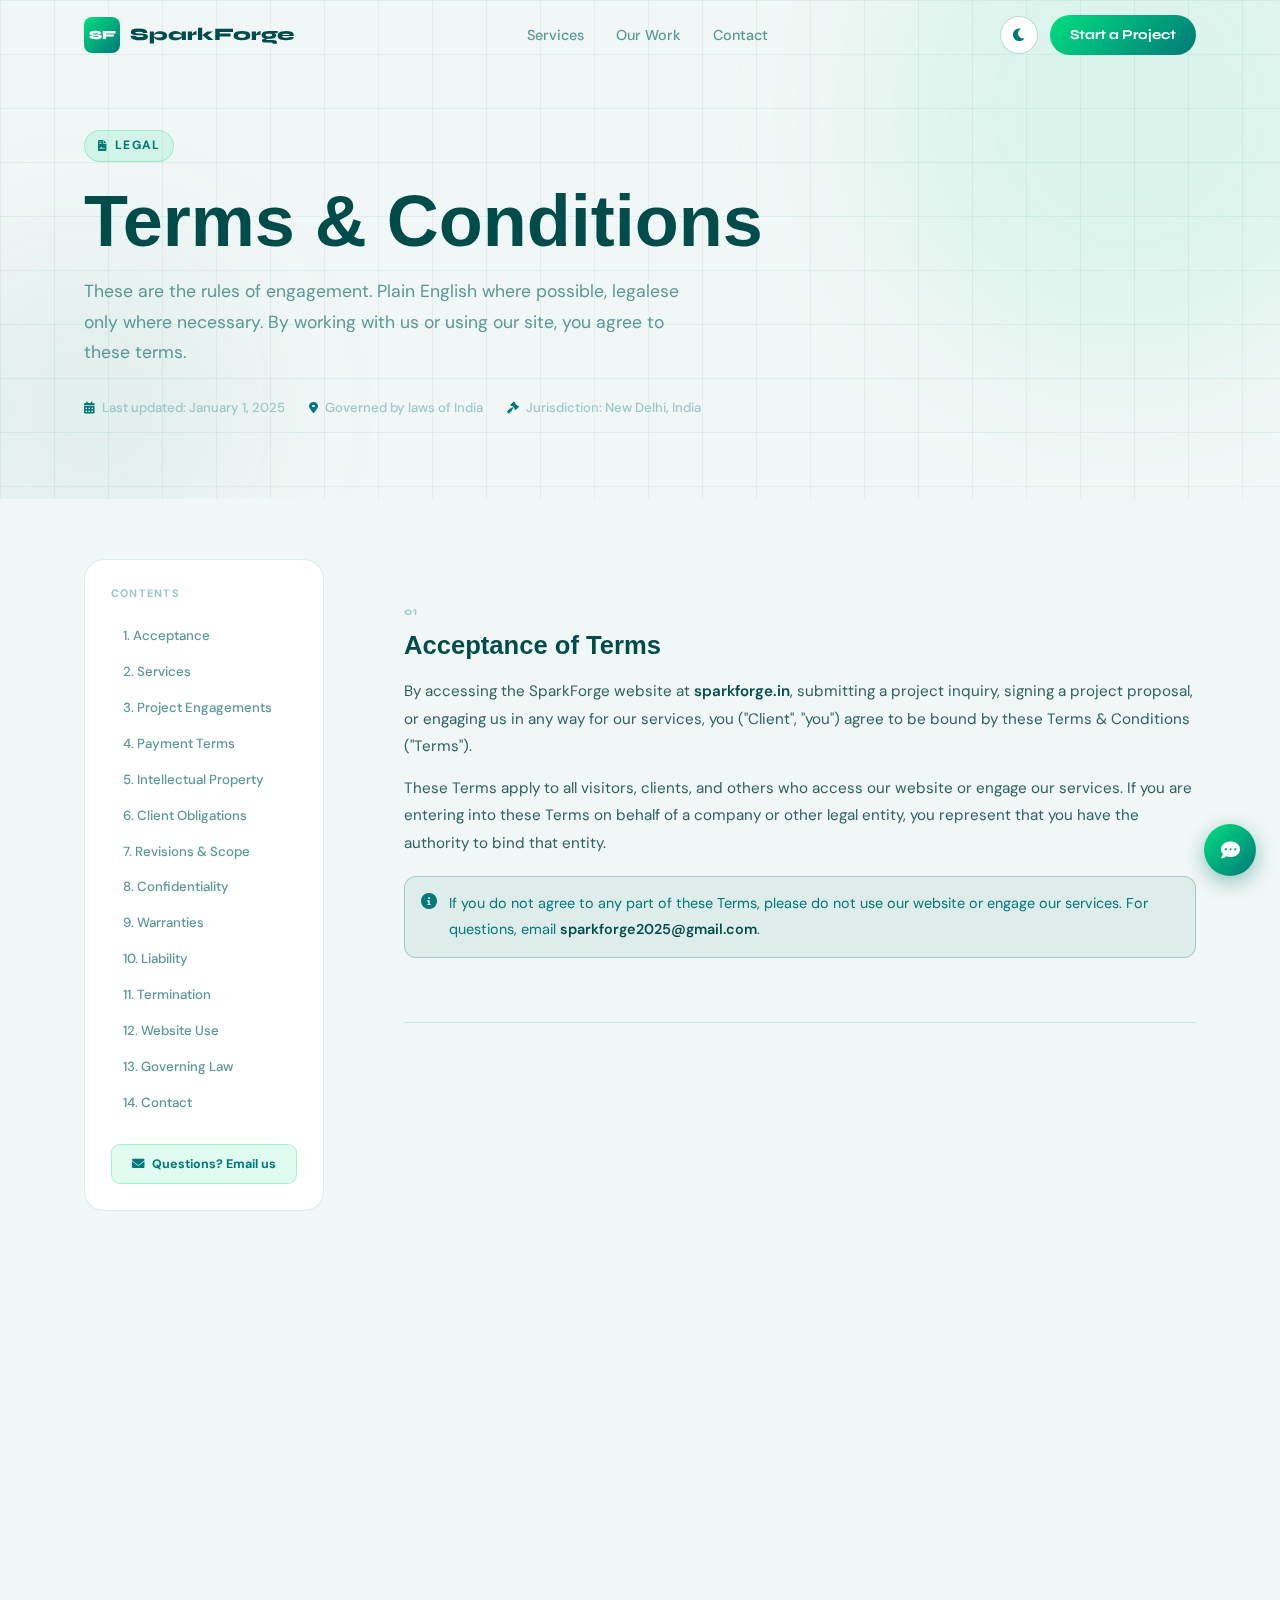
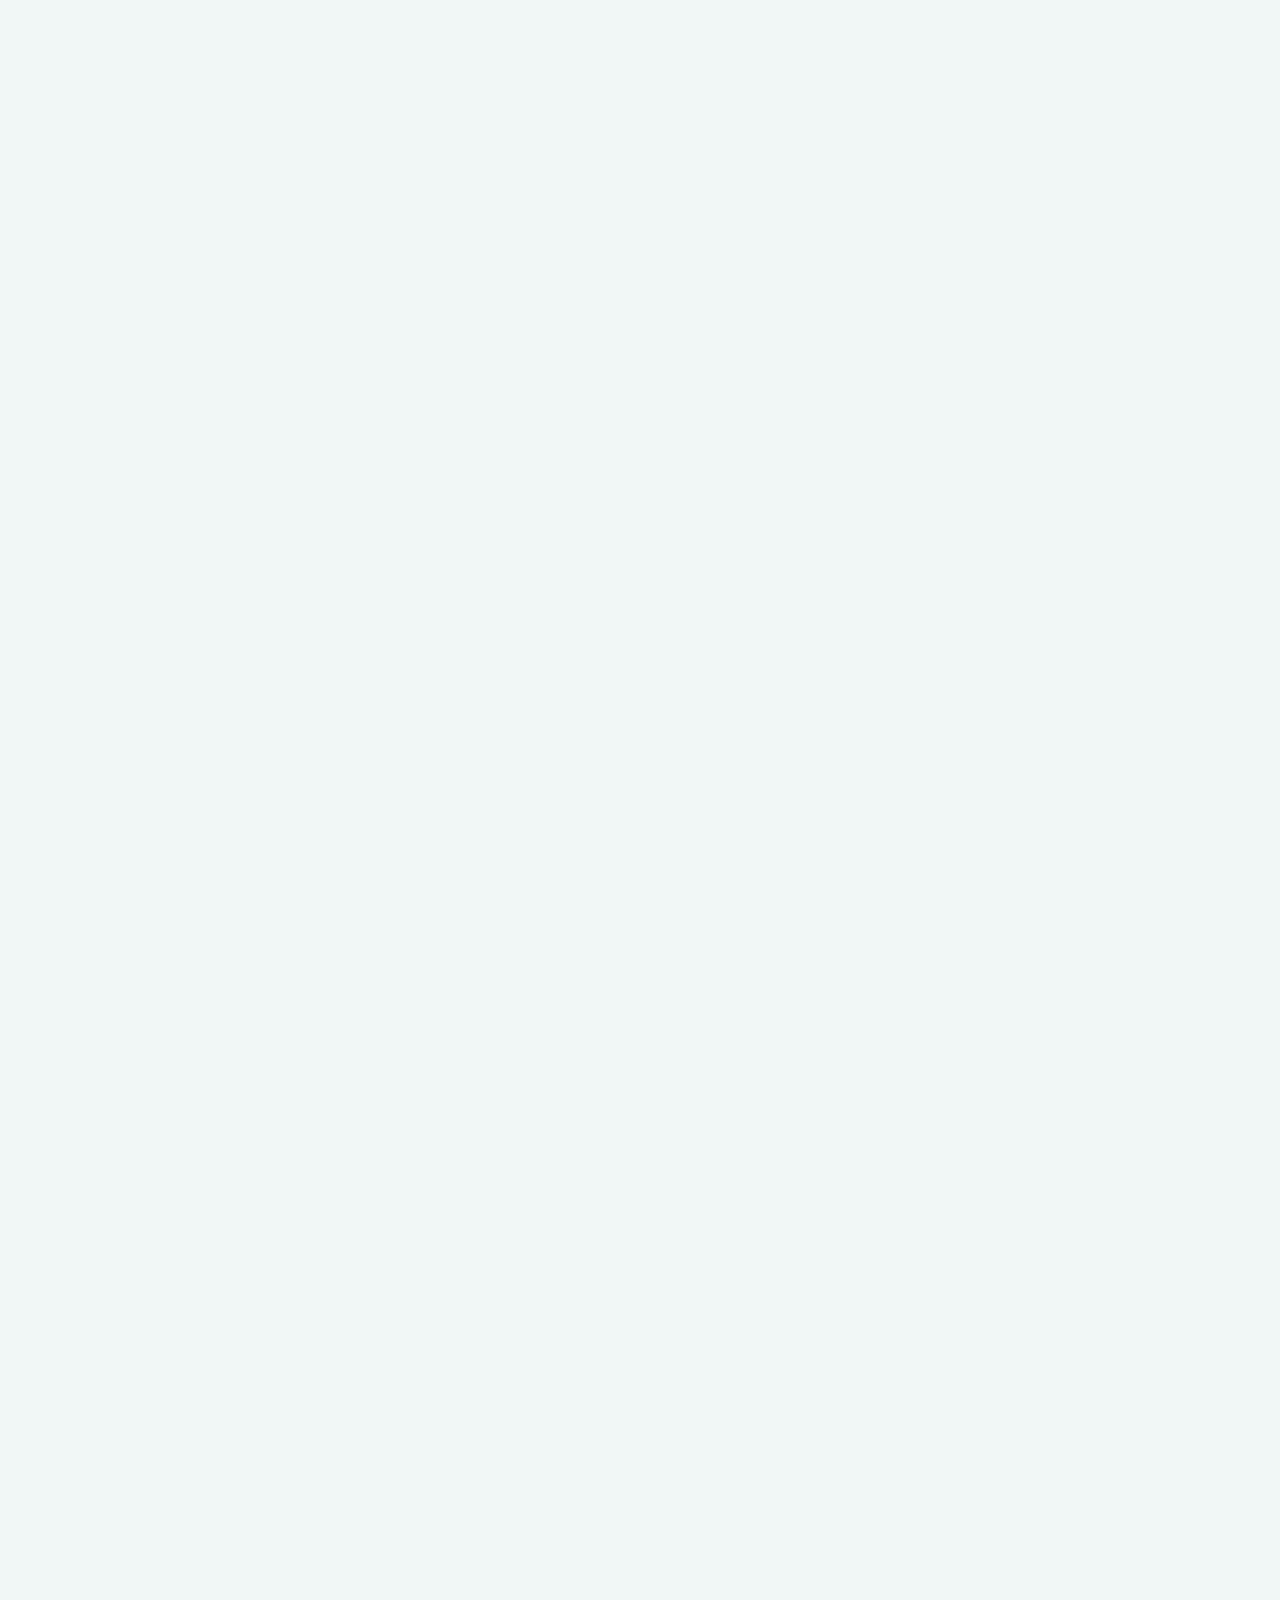
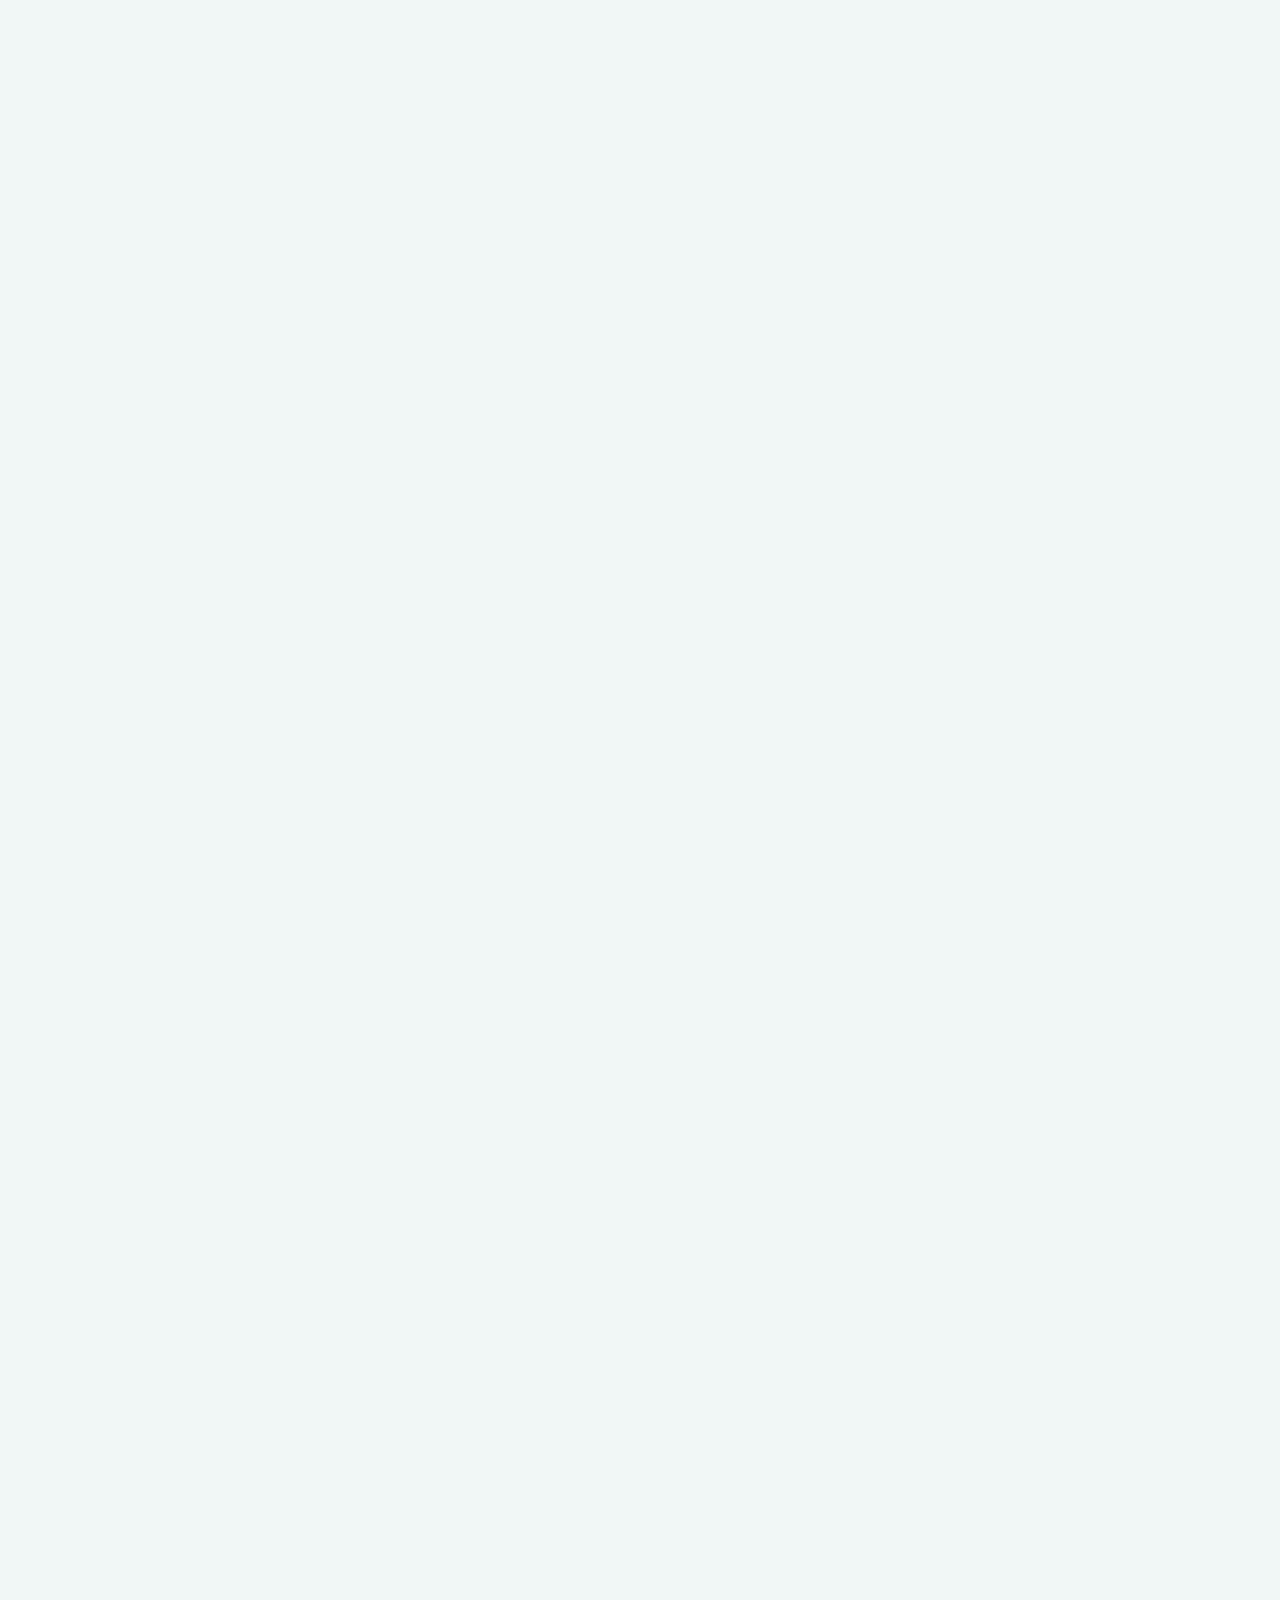
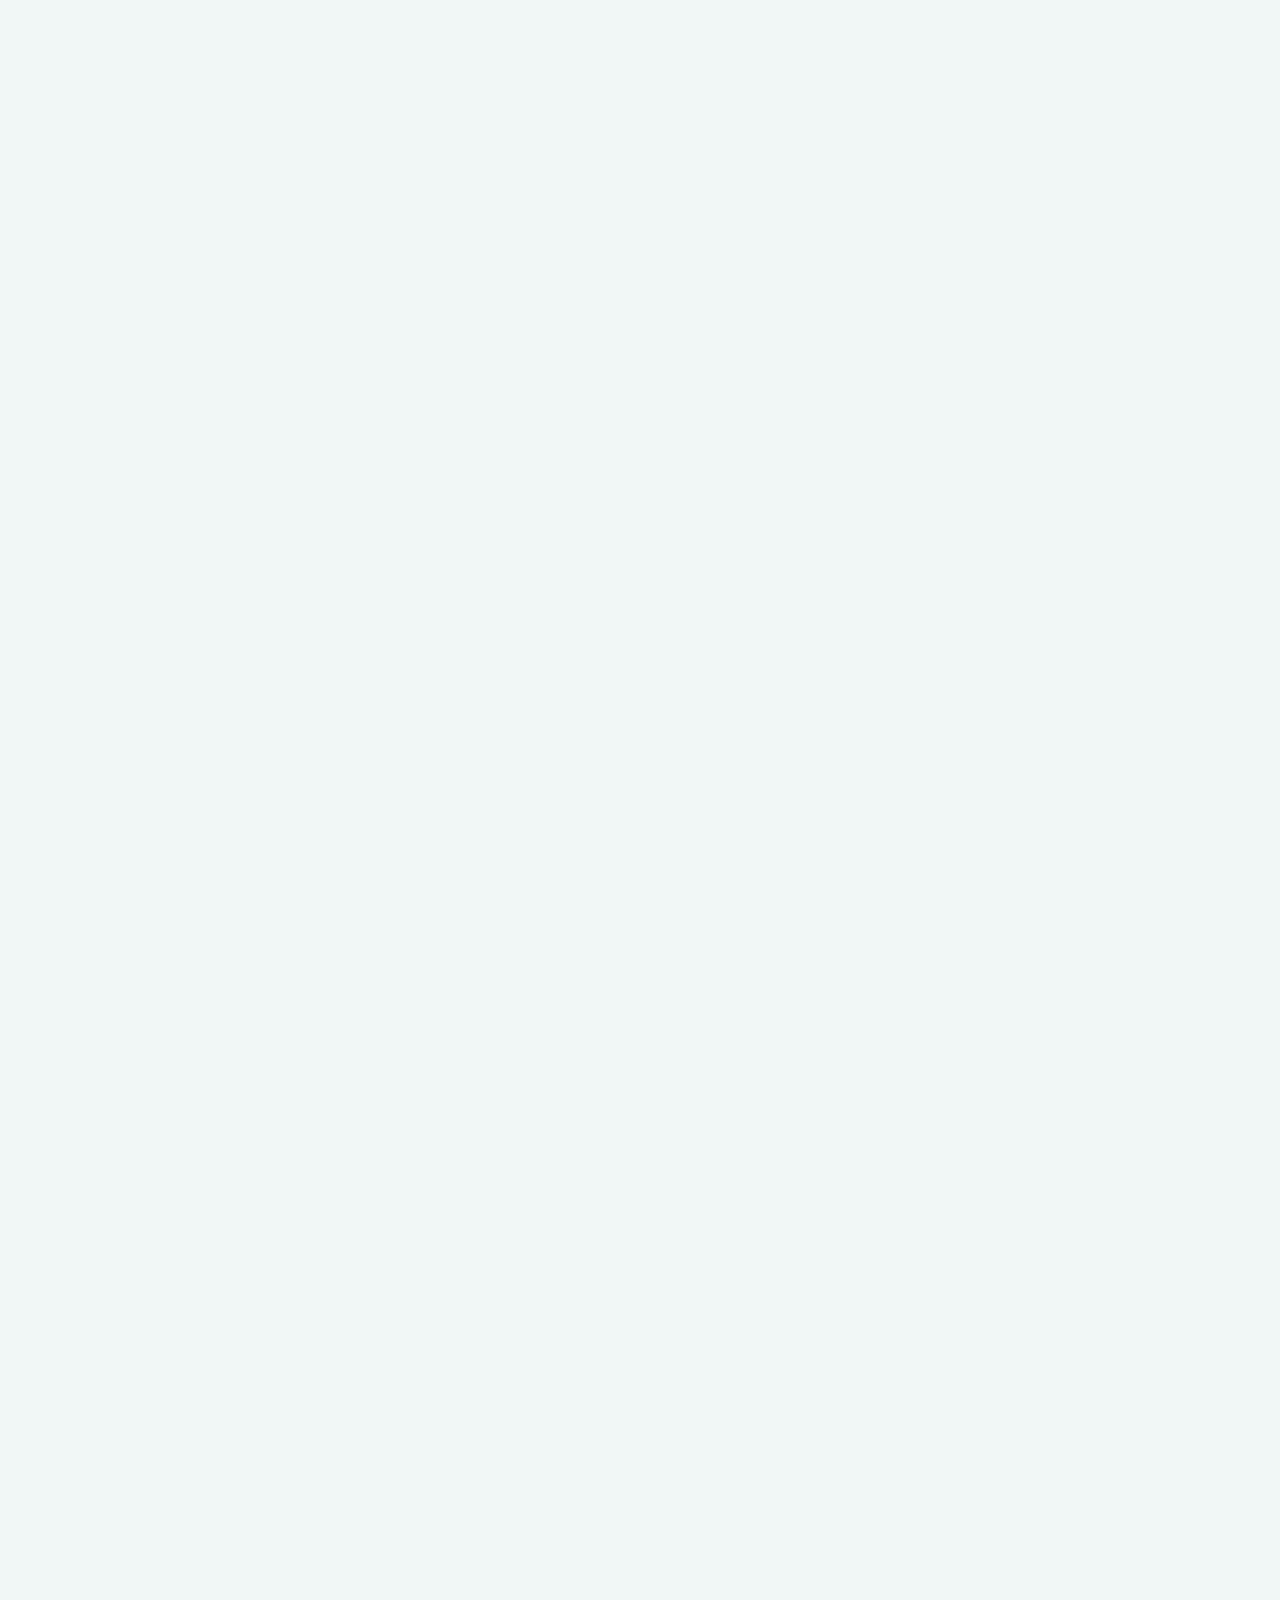
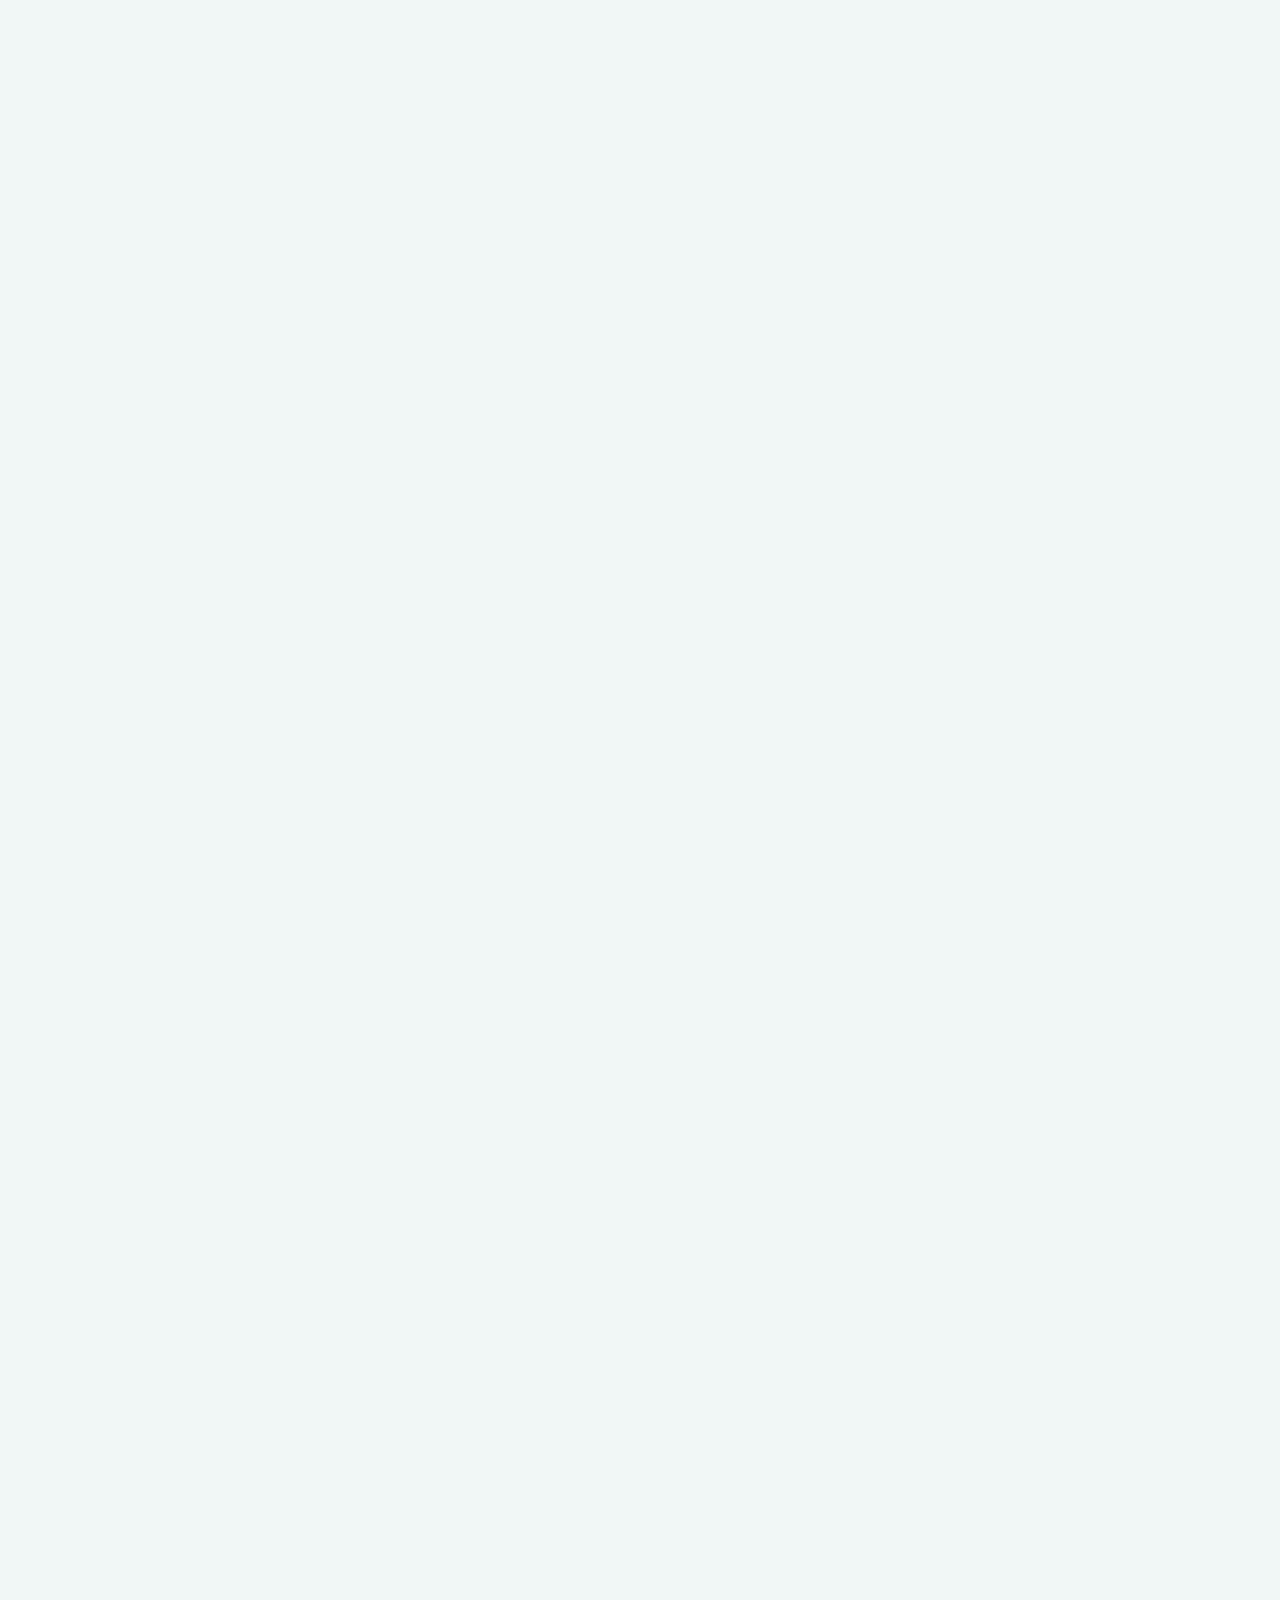
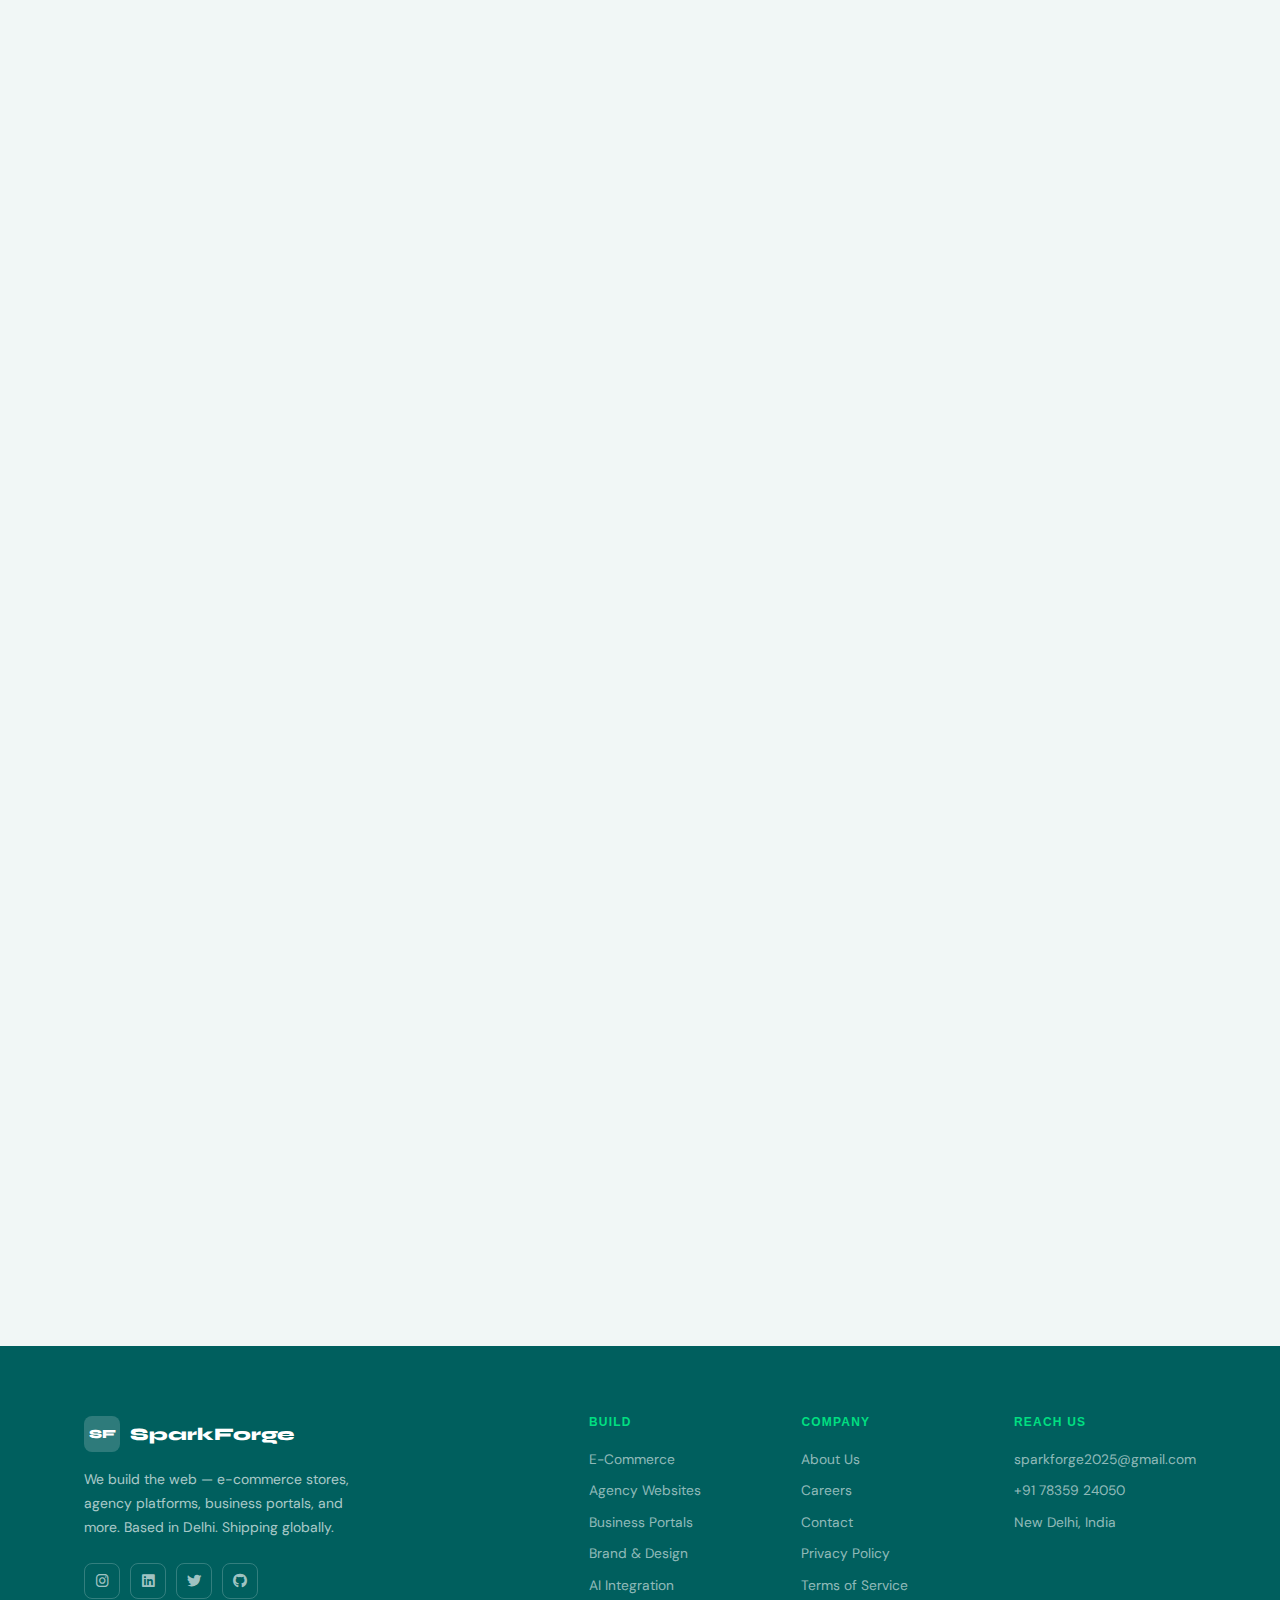
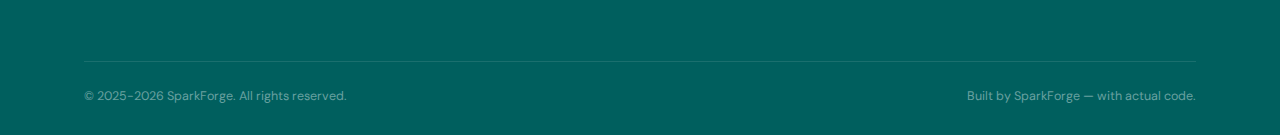
<file: Terms and Conditions/terms.html>
<!DOCTYPE html>
<html lang="en" data-theme="light">
<head>
    <meta charset="UTF-8">
    <meta name="viewport" content="width=device-width, initial-scale=1.0">
    <title>Terms & Conditions — SparkForge</title>
    <meta name="description" content="SparkForge Terms & Conditions — the rules that govern our services, projects, and your use of our website.">
    <link rel="stylesheet" href="terms.css">
    <link rel="preconnect" href="https://fonts.googleapis.com">
    <link href="https://fonts.googleapis.com/css2?family=Syne:wght@400;600;700;800&family=DM+Sans:ital,opsz,wght@0,9..40,300;0,9..40,400;0,9..40,500;1,9..40,300&display=swap" rel="stylesheet">
    <link href="https://cdnjs.cloudflare.com/ajax/libs/font-awesome/6.0.0/css/all.min.css" rel="stylesheet">
    <link rel="icon" href="/Asset/SF logo.png" type="image/png">
</head>
<body>

<!-- ══ NAVBAR ══════════════════════════════════════════════════════════════ -->
<nav class="navbar" id="navbar">
    <div class="nav-inner">
        <a href="../index.html" class="nav-logo">
            <div class="logo-mark">SF</div>
            <span class="logo-name">SparkForge</span>
        </a>
        <ul class="nav-links">
            <li><a href="../index.html#services">Services</a></li>
            <li><a href="../index.html#work">Our Work</a></li>
            <!-- Team link removed -->
            <li><a href="../index.html#contact">Contact</a></li>
        </ul>
        <div class="nav-right">
            <button class="theme-toggle" id="themeToggle" aria-label="Toggle dark mode">
                <i class="fas fa-moon"></i>
            </button>
            <a href="../index.html#contact" class="nav-cta">Start a Project</a>
            <button class="hamburger" id="hamburger" aria-label="Open menu">
                <span></span><span></span><span></span>
            </button>
        </div>
    </div>
    <div class="mobile-menu" id="mobileMenu">
        <a href="../index.html#services">Services</a>
        <a href="../index.html#work">Our Work</a>
        <!-- Team link removed -->
        <a href="../index.html#contact">Contact</a>
        <a href="../index.html#contact" class="mobile-cta">Start a Project →</a>
    </div>
</nav>

<!-- ══ HERO ══════════════════════════════════════════════════════════════ -->
<section class="policy-hero">
    <div class="hero-bg-grid"></div>
    <div class="hero-orb hero-orb--1"></div>
    <div class="hero-orb hero-orb--2"></div>
    <div class="container">
        <div class="policy-hero__inner">
            <div class="policy-hero__badge">
                <i class="fas fa-file-contract"></i>
                Legal
            </div>
            <h1 class="policy-hero__title">Terms &amp; Conditions</h1>
            <p class="policy-hero__desc">These are the rules of engagement. Plain English where possible, legalese only where necessary. By working with us or using our site, you agree to these terms.</p>
            <div class="policy-hero__meta">
                <span><i class="fas fa-calendar-alt"></i> Last updated: January 1, 2025</span>
                <span><i class="fas fa-map-marker-alt"></i> Governed by laws of India</span>
                <span><i class="fas fa-gavel"></i> Jurisdiction: New Delhi, India</span>
            </div>
        </div>
    </div>
</section>

<!-- ══ BODY ══════════════════════════════════════════════════════════════ -->
<div class="policy-body">
    <div class="container">
        <div class="policy-layout">

            <!-- ── SIDEBAR TOC ────────────────────────────────────────── -->
            <aside class="policy-toc" id="policyToc">
                <p class="toc-label">Contents</p>
                <nav>
                    <a href="#s1"  class="toc-link">1. Acceptance</a>
                    <a href="#s2"  class="toc-link">2. Services</a>
                    <a href="#s3"  class="toc-link">3. Project Engagements</a>
                    <a href="#s4"  class="toc-link">4. Payment Terms</a>
                    <a href="#s5"  class="toc-link">5. Intellectual Property</a>
                    <a href="#s6"  class="toc-link">6. Client Obligations</a>
                    <a href="#s7"  class="toc-link">7. Revisions &amp; Scope</a>
                    <a href="#s8"  class="toc-link">8. Confidentiality</a>
                    <a href="#s9"  class="toc-link">9. Warranties</a>
                    <a href="#s10" class="toc-link">10. Liability</a>
                    <a href="#s11" class="toc-link">11. Termination</a>
                    <a href="#s12" class="toc-link">12. Website Use</a>
                    <a href="#s13" class="toc-link">13. Governing Law</a>
                    <a href="#s14" class="toc-link">14. Contact</a>
                </nav>
                <a href="mailto:sparkforge2025@gmail.com" class="toc-contact">
                    <i class="fas fa-envelope"></i> Questions? Email us
                </a>
            </aside>

            <!-- ── CONTENT ───────────────────────────────────────────── -->
            <main class="policy-content">

                <section class="policy-section" id="s1" data-reveal>
                    <div class="policy-section__num">01</div>
                    <h2>Acceptance of Terms</h2>
                    <p>By accessing the SparkForge website at <strong>sparkforge.in</strong>, submitting a project inquiry, signing a project proposal, or engaging us in any way for our services, you ("Client", "you") agree to be bound by these Terms &amp; Conditions ("Terms").</p>
                    <p>These Terms apply to all visitors, clients, and others who access our website or engage our services. If you are entering into these Terms on behalf of a company or other legal entity, you represent that you have the authority to bind that entity.</p>
                    <div class="policy-callout policy-callout--info">
                        <i class="fas fa-info-circle"></i>
                        <p>If you do not agree to any part of these Terms, please do not use our website or engage our services. For questions, email <strong>sparkforge2025@gmail.com</strong>.</p>
                    </div>
                </section>

                <section class="policy-section" id="s2" data-reveal>
                    <div class="policy-section__num">02</div>
                    <h2>Services</h2>
                    <p>SparkForge ("we", "our", "us") is a web development and digital product company based in New Delhi, India. We offer the following services:</p>
                    <ul class="policy-list">
                        <li><strong>E-Commerce Store Development</strong> — custom storefronts with product management, payments, and inventory systems.</li>
                        <li><strong>Agency &amp; Business Websites</strong> — portfolio, corporate, and marketing websites.</li>
                        <li><strong>Business Portals &amp; Dashboards</strong> — custom web applications, admin panels, and data dashboards.</li>
                        <li><strong>Brand &amp; Design</strong> — visual identity, UI design, and design systems.</li>
                        <li><strong>AI &amp; ML Integration</strong> — LLM integrations, chatbots, recommendation engines, and intelligent automation.</li>
                    </ul>
                    <p>The specific scope of services for any engagement is defined in a written project proposal or statement of work agreed upon by both parties before work begins.</p>
                </section>

                <section class="policy-section" id="s3" data-reveal>
                    <div class="policy-section__num">03</div>
                    <h2>Project Engagements</h2>

                    <h3>Proposals & Agreements</h3>
                    <p>All project engagements begin with a written proposal outlining scope, deliverables, timeline, and pricing. A project is considered confirmed only when the Client returns a signed proposal or provides written confirmation (email is acceptable) and pays any required deposit.</p>

                    <h3>Project Timeline</h3>
                    <p>Timelines stated in proposals are estimates based on the agreed scope. Delays caused by late feedback, scope changes, or failure to provide required materials from the Client will extend the timeline accordingly. SparkForge will communicate any changes to the timeline promptly.</p>

                    <h3>Delivery</h3>
                    <p>Completed work will be delivered to the Client via the method agreed in the proposal (e.g., deployment to a hosting environment, file transfer, or staging link). Final delivery is conditional on receipt of all outstanding payments.</p>

                    <h3>Post-Launch Support</h3>
                    <p>All projects include 30 days of complimentary post-launch support covering bug fixes directly related to our delivered work. This does not cover new features, third-party issues, or problems arising from Client-made changes. Extended support is available under a separate maintenance agreement.</p>

                    <div class="policy-callout policy-callout--green">
                        <i class="fas fa-check-circle"></i>
                        <p>We don't disappear after launch. Reach us at <strong>sparkforge2025@gmail.com</strong> for any post-launch issues within your 30-day window.</p>
                    </div>
                </section>

                <section class="policy-section" id="s4" data-reveal>
                    <div class="policy-section__num">04</div>
                    <h2>Payment Terms</h2>

                    <h3>Pricing</h3>
                    <p>All prices are stated in Indian Rupees (INR) unless otherwise specified in writing. For international clients, an equivalent amount in USD, GBP, or other agreed currency may be invoiced at the prevailing exchange rate on the invoice date.</p>

                    <h3>Payment Schedule</h3>
                    <p>Unless otherwise agreed in writing, our standard payment structure is:</p>

                    <div class="payment-steps">
                        <div class="payment-step">
                            <div class="payment-step__pct">50%</div>
                            <div>
                                <strong>Deposit</strong>
                                <span>Due before work begins. Non-refundable once work has commenced.</span>
                            </div>
                        </div>
                        <div class="payment-step">
                            <div class="payment-step__pct">25%</div>
                            <div>
                                <strong>Mid-project milestone</strong>
                                <span>Due upon delivery of design mockups or mid-project checkpoint.</span>
                            </div>
                        </div>
                        <div class="payment-step">
                            <div class="payment-step__pct">25%</div>
                            <div>
                                <strong>Final payment</strong>
                                <span>Due before final delivery or launch. No project goes live with outstanding balances.</span>
                            </div>
                        </div>
                    </div>

                    <h3>Late Payments</h3>
                    <p>Invoices are due within <strong>7 days</strong> of issue unless otherwise agreed. Payments overdue by more than 14 days may result in work being paused. We reserve the right to charge interest at 2% per month on outstanding balances after 30 days.</p>

                    <h3>Refunds</h3>
                    <p>The initial deposit is non-refundable once work has commenced. If a project is cancelled by the Client after the deposit stage, any work completed up to the cancellation point will be billed at our standard rates. If SparkForge cancels a project without cause, a full refund of the deposit will be issued.</p>
                </section>

                <section class="policy-section" id="s5" data-reveal>
                    <div class="policy-section__num">05</div>
                    <h2>Intellectual Property</h2>

                    <h3>Client-Owned Assets</h3>
                    <p>Upon receipt of full payment, the Client is granted full ownership of all custom code, designs, and deliverables created specifically for their project. This transfer of ownership applies only to original work created by SparkForge for that specific engagement.</p>

                    <h3>SparkForge-Owned Assets</h3>
                    <p>SparkForge retains ownership of:</p>
                    <ul class="policy-list">
                        <li>Internal frameworks, libraries, and boilerplate code developed prior to or independently of the Client's project.</li>
                        <li>General tools, utilities, and methodologies used in delivering services.</li>
                        <li>Any pre-existing intellectual property incorporated into the final deliverable, for which the Client receives a perpetual, royalty-free licence to use.</li>
                    </ul>

                    <h3>Third-Party Licences</h3>
                    <p>Projects may incorporate third-party software, fonts, stock imagery, or other licensed assets. The Client is responsible for ensuring continued compliance with the licence terms of any such assets after project handover. SparkForge will clearly document any third-party assets used.</p>

                    <h3>Portfolio Rights</h3>
                    <p>Unless the Client explicitly requests otherwise in writing, SparkForge reserves the right to feature completed work in our portfolio, case studies, and marketing materials.</p>
                </section>

                <section class="policy-section" id="s6" data-reveal>
                    <div class="policy-section__num">06</div>
                    <h2>Client Obligations</h2>
                    <p>The Client agrees to:</p>
                    <ul class="policy-list">
                        <li><strong>Provide materials on time</strong> — including content, images, copy, brand assets, and login credentials required to complete the project within the agreed timeline.</li>
                        <li><strong>Give timely feedback</strong> — respond to review requests within <strong>5 business days</strong>. Extended delays may result in rescheduled timelines or additional charges.</li>
                        <li><strong>Designate a point of contact</strong> — a single person authorised to make decisions and approve work on behalf of the Client organisation.</li>
                        <li><strong>Provide accurate information</strong> — ensure that any content, data, or materials supplied to SparkForge do not infringe any third-party rights and comply with applicable laws.</li>
                        <li><strong>Respect intellectual property</strong> — not copy, reverse-engineer, or resell SparkForge's internal tools, frameworks, or methodologies.</li>
                    </ul>

                    <div class="policy-callout policy-callout--warning">
                        <i class="fas fa-exclamation-triangle"></i>
                        <p>Failure to provide required materials or feedback within agreed timeframes may result in delayed timelines and could constitute a project hold, with resumed work subject to availability.</p>
                    </div>
                </section>

                <section class="policy-section" id="s7" data-reveal>
                    <div class="policy-section__num">07</div>
                    <h2>Revisions &amp; Scope Changes</h2>

                    <h3>Included Revisions</h3>
                    <p>Each project proposal specifies the number of revision rounds included. Standard projects include <strong>two rounds of revisions</strong> per major deliverable unless otherwise stated.</p>

                    <h3>Out-of-Scope Work</h3>
                    <p>Any work requested beyond the agreed scope — including new features, design changes after approval, or additional pages — will be treated as a new work order and quoted separately. SparkForge will always notify the Client before commencing out-of-scope work and obtain written approval.</p>

                    <h3>Scope Creep</h3>
                    <p>Significant changes to project scope after work has commenced may require a revised proposal and timeline. SparkForge reserves the right to adjust pricing if scope changes materially alter the complexity or time required.</p>
                </section>

                <section class="policy-section" id="s8" data-reveal>
                    <div class="policy-section__num">08</div>
                    <h2>Confidentiality</h2>
                    <p>Both parties may share confidential business information in the course of a project engagement. Each party agrees to:</p>
                    <ul class="policy-list">
                        <li>Keep the other party's confidential information strictly confidential.</li>
                        <li>Not disclose confidential information to any third party without prior written consent.</li>
                        <li>Use confidential information only for the purpose of fulfilling obligations under the project agreement.</li>
                        <li>Take reasonable steps to protect confidential information from unauthorised access.</li>
                    </ul>
                    <p>Confidentiality obligations do not apply to information that: (a) is or becomes publicly known through no fault of the receiving party; (b) was already known to the receiving party before disclosure; or (c) is required to be disclosed by law or a competent authority.</p>
                    <p>These obligations survive the completion or termination of any project engagement for a period of <strong>3 years</strong>.</p>
                </section>

                <section class="policy-section" id="s9" data-reveal>
                    <div class="policy-section__num">09</div>
                    <h2>Warranties &amp; Representations</h2>

                    <h3>SparkForge Warranties</h3>
                    <p>SparkForge warrants that:</p>
                    <ul class="policy-list">
                        <li>Services will be performed with reasonable skill and care by qualified professionals.</li>
                        <li>Delivered work will materially conform to the agreed specifications in the project proposal.</li>
                        <li>To our knowledge, original work created by us will not infringe the intellectual property rights of any third party.</li>
                        <li>We hold the rights to any tools or materials we incorporate into client projects.</li>
                    </ul>

                    <h3>Disclaimer</h3>
                    <p>Except as expressly stated above, SparkForge provides its website and services on an <strong>"as is"</strong> basis without any warranty, express or implied, including warranties of merchantability or fitness for a particular purpose.</p>
                    <p>We do not warrant that our website will be uninterrupted, error-free, or free of viruses or other harmful components. We do not guarantee specific business outcomes — such as traffic growth, sales performance, or search engine rankings — as a result of our work.</p>
                </section>

                <section class="policy-section" id="s10" data-reveal>
                    <div class="policy-section__num">10</div>
                    <h2>Limitation of Liability</h2>
                    <p>To the fullest extent permitted by applicable law:</p>
                    <ul class="policy-list">
                        <li>SparkForge's total liability to the Client for any claim arising out of or in connection with a project shall not exceed the total fees paid by the Client for that specific project.</li>
                        <li>SparkForge shall not be liable for any indirect, incidental, special, consequential, or punitive damages — including loss of profits, loss of data, or business interruption — even if we have been advised of the possibility of such damages.</li>
                        <li>SparkForge is not liable for losses arising from third-party services, hosting failures, domain issues, or payment gateway problems that are outside our direct control.</li>
                        <li>We are not liable for any content provided by the Client that causes legal issues, including copyright infringement or defamatory material.</li>
                    </ul>
                    <div class="policy-callout policy-callout--info">
                        <i class="fas fa-info-circle"></i>
                        <p>Nothing in these Terms limits our liability for death, personal injury, fraud, or any other matter where limitation of liability is prohibited by law.</p>
                    </div>
                </section>

                <section class="policy-section" id="s11" data-reveal>
                    <div class="policy-section__num">11</div>
                    <h2>Termination</h2>

                    <h3>Termination by Client</h3>
                    <p>The Client may terminate a project engagement at any time by providing written notice. In such cases, the Client shall pay for all work completed to the date of termination at the agreed project rate. The initial deposit is non-refundable.</p>

                    <h3>Termination by SparkForge</h3>
                    <p>SparkForge reserves the right to terminate a project or suspend services if:</p>
                    <ul class="policy-list">
                        <li>The Client fails to make payment within 30 days of an overdue invoice.</li>
                        <li>The Client requests work that is illegal, unethical, or in violation of these Terms.</li>
                        <li>The Client engages in abusive, threatening, or unreasonable behaviour toward our team.</li>
                        <li>Circumstances beyond our reasonable control make it impossible to continue the engagement.</li>
                    </ul>
                    <p>In such cases, SparkForge will provide reasonable notice and invoice for all work completed to that point. No refund of deposit will be issued if termination is due to Client breach.</p>

                    <h3>Effect of Termination</h3>
                    <p>Upon termination: (a) all outstanding payments become immediately due; (b) each party shall return or destroy the other's confidential information; (c) rights to incomplete deliverables remain with SparkForge until full payment is received for work done.</p>
                </section>

                <section class="policy-section" id="s12" data-reveal>
                    <div class="policy-section__num">12</div>
                    <h2>Website Use</h2>

                    <h3>Permitted Use</h3>
                    <p>You may use our website for lawful purposes to learn about our services, contact us, and review our work. You agree not to:</p>
                    <ul class="policy-list">
                        <li>Use the website in any way that violates applicable laws or regulations.</li>
                        <li>Transmit any unsolicited or unauthorised advertising or promotional material (spam).</li>
                        <li>Attempt to gain unauthorised access to any part of the website or its underlying systems.</li>
                        <li>Use automated bots or scrapers to extract content from our website without our written consent.</li>
                        <li>Reproduce, duplicate, or redistribute our original content without attribution and permission.</li>
                    </ul>

                    <h3>Availability</h3>
                    <p>We aim to keep the website available at all times but do not guarantee uninterrupted access. We reserve the right to suspend, withdraw, or restrict access to all or any part of our website at any time without notice for business or operational reasons.</p>
                </section>

                <section class="policy-section" id="s13" data-reveal>
                    <div class="policy-section__num">13</div>
                    <h2>Governing Law &amp; Disputes</h2>
                    <p>These Terms and any disputes arising from them shall be governed by and construed in accordance with the laws of India. The courts of New Delhi, India shall have exclusive jurisdiction over any disputes relating to these Terms or our services.</p>

                    <h3>Dispute Resolution</h3>
                    <p>Before initiating any formal legal proceedings, both parties agree to attempt to resolve any dispute through good-faith negotiation for a period of at least <strong>30 days</strong> from written notice of the dispute.</p>
                    <p>If negotiation fails, disputes may be referred to arbitration under the Arbitration and Conciliation Act, 1996, with the seat of arbitration in New Delhi.</p>

                    <h3>Severability</h3>
                    <p>If any provision of these Terms is found to be unenforceable or invalid by a court of competent jurisdiction, that provision shall be modified to the minimum extent necessary to make it enforceable, and the remaining provisions shall continue in full force and effect.</p>
                </section>

                <section class="policy-section" id="s14" data-reveal>
                    <div class="policy-section__num">14</div>
                    <h2>Contact Us</h2>
                    <p>If you have any questions about these Terms &amp; Conditions, or if you wish to discuss any aspect of a project engagement, please get in touch:</p>
                    <div class="contact-block">
                        <div class="contact-block__item">
                            <i class="fas fa-envelope"></i>
                            <div>
                                <span>Email</span>
                                <a href="mailto:sparkforge2025@gmail.com">sparkforge2025@gmail.com</a>
                            </div>
                        </div>
                        <div class="contact-block__item">
                            <i class="fas fa-phone"></i>
                            <div>
                                <span>Phone</span>
                                <a href="tel:+917835924050">+91 78359 24050</a>
                            </div>
                        </div>
                        <div class="contact-block__item">
                            <i class="fas fa-map-marker-alt"></i>
                            <div>
                                <span>Address</span>
                                <p>SparkForge, New Delhi, India</p>
                            </div>
                        </div>
                    </div>
                    <div class="policy-callout policy-callout--green" style="margin-top:1.5rem;">
                        <i class="fas fa-check-circle"></i>
                        <p>We're a small, approachable team. If something in these Terms isn't clear, just ask — we'd rather explain it than have any ambiguity.</p>
                    </div>
                </section>

            </main>
        </div>
    </div>
</div>

<!-- ══ FOOTER ════════════════════════════════════════════════════════════════ -->
<footer class="footer">
    <div class="container">
        <div class="footer-top">
            <div class="footer-brand">
                <a href="../index.html" class="nav-logo">
                    <div class="logo-mark logo-mark--inv">SF</div>
                    <span class="logo-name logo-name--inv">SparkForge</span>
                </a>
                <p class="footer-brand__desc">We build the web — e-commerce stores, agency platforms, business portals, and more. Based in Delhi. Shipping globally.</p>
                <div class="footer-socials">
                    <a href="https://www.instagram.com/sparkforge2025" target="_blank" rel="noopener"><i class="fab fa-instagram"></i></a>
                    <a href="#"><i class="fab fa-linkedin"></i></a>
                    <a href="#"><i class="fab fa-twitter"></i></a>
                    <a href="#"><i class="fab fa-github"></i></a>
                </div>
            </div>
            <div class="footer-links">
                <div class="footer-col">
                    <h5>Build</h5>
                    <a href="/E-Commerce/ecommerce.html">E-Commerce</a>
                    <a href="/Agency/agency.html">Agency Websites</a>
                    <a href="/Business Portal/portal.html">Business Portals</a>
                    <a href="/Brand Design/brand.html">Brand &amp; Design</a>
                    <a href="/AI Integration/ai.html">AI Integration</a>
                </div>
                <div class="footer-col">
                    <h5>Company</h5>
                    <a href="/About Us/about-us.html">About Us</a>
                    <a href="/careers/careers.html">Careers</a>
                    <a href="/Contact/contact.html">Contact</a>
                    <a href="/Privacy Policy/privacy.html">Privacy Policy</a>
                    <a href="/Terms and Conditions/terms.html">Terms of Service</a>
                </div>
                <div class="footer-col">
                    <h5>Reach Us</h5>
                    <a href="mailto:sparkforge2025@gmail.com">sparkforge2025@gmail.com</a>
                    <a href="tel:+917835924050">+91 78359 24050</a>
                    <span>New Delhi, India</span>
                </div>
            </div>
        </div>
        <div class="footer-bottom">
            <p>© 2025-2026 SparkForge. All rights reserved.</p>
            <p>Built by SparkForge — with actual code.</p>
        </div>
    </div>
</footer>

<!-- ══ CHATBOT ════════════════════════════════════════════════════════════════ -->
<div class="chatbot" id="chatbot">
    <button class="chatbot__toggle" id="chatToggle" aria-label="Open chat">
        <i class="fas fa-comment-dots" id="chatOpenIcon"></i>
        <i class="fas fa-times" id="chatCloseIcon"></i>
    </button>
    <div class="chatbot__box" id="chatBox">
        <div class="chatbot__header">
            <div class="chatbot__avatar">SF</div>
            <div><strong>SparkForge</strong><span>We reply fast ⚡</span></div>
        </div>
        <div class="chatbot__messages" id="chatMessages"></div>
        <div class="chatbot__quick" id="chatQuick">
            <button data-msg="What do you build?">What do you build?</button>
            <button data-msg="How much does it cost?">Pricing</button>
            <button data-msg="How do I get started?">Get started</button>
        </div>
        <div class="chatbot__input">
            <input type="text" id="chatInput" placeholder="Ask us anything…">
            <button id="chatSend" aria-label="Send"><i class="fas fa-paper-plane"></i></button>
        </div>
    </div>
</div>

<script src="terms.js"></script>
</body>
</html>
</file>
<file: style.css>
/* ══════════════════════════════════════════════════════════════════════════
   SPARKFORGE — style.css
   Palette: #007978 teal | #00df81 green | #f1f7f6 light bg
   Dark mode: deep forest greens, same accent colours
   Fonts: Syne (headings) + DM Sans (body)
══════════════════════════════════════════════════════════════════════════ */

/* ── LIGHT THEME (default) ──────────────────────────────────────────── */
:root {
    --bg:           #f1f7f6;
    --bg-alt:       #e4f0ef;
    --surface:      #ffffff;
    --surface-2:    #edf5f4;
    --border:       rgba(0, 121, 120, 0.14);
    --border-strong:rgba(0, 121, 120, 0.28);
    --teal:         #007978;
    --teal-dark:    #005f5e;
    --green:        #00df81;
    --green-dim:    rgba(0, 223, 129, 0.12);
    --green-border: rgba(0, 223, 129, 0.28);
    --text-head:    #004c4b;
    --text-body:    #2e6160;
    --text-muted:   #5a9897;
    --text-faint:   #9dc8c7;
    --radius:       12px;
    --radius-lg:    20px;
    --ease:         cubic-bezier(0.4, 0, 0.2, 1);
    --shadow:       0 8px 32px rgba(0, 121, 120, 0.10);
    --shadow-lg:    0 20px 56px rgba(0, 121, 120, 0.16);
}

/* ── DARK THEME ─────────────────────────────────────────────────────── */
[data-theme="dark"] {
    --bg:           #071412;
    --bg-alt:       #0d1f1e;
    --surface:      #0d1f1e;
    --surface-2:    #132b29;
    --border:       rgba(0, 223, 129, 0.09);
    --border-strong:rgba(0, 223, 129, 0.2);
    --teal:         #00c4a0;
    --teal-dark:    #009e80;
    --green:        #00df81;
    --green-dim:    rgba(0, 223, 129, 0.10);
    --green-border: rgba(0, 223, 129, 0.22);
    --text-head:    #c8ede8;
    --text-body:    #7ec4bc;
    --text-muted:   #4d8f87;
    --text-faint:   #27504c;
    --shadow:       0 8px 32px rgba(0, 0, 0, 0.40);
    --shadow-lg:    0 20px 56px rgba(0, 0, 0, 0.55);
}

/* ── RESET ──────────────────────────────────────────────────────────── */
*, *::before, *::after { box-sizing: border-box; margin: 0; padding: 0; }
html { scroll-behavior: smooth; }
body {
    font-family: 'DM Sans', sans-serif;
    background: var(--bg);
    color: var(--text-body);
    line-height: 1.65;
    overflow-x: hidden;
    transition: background 0.35s var(--ease), color 0.35s var(--ease);
}
a { text-decoration: none; color: inherit; }
img { display: block; max-width: 100%; }
button { font-family: inherit; cursor: pointer; border: none; background: none; }
ul { list-style: none; }

::-webkit-scrollbar { width: 4px; }
::-webkit-scrollbar-track { background: var(--bg); }
::-webkit-scrollbar-thumb { background: var(--teal); border-radius: 4px; }

/* ── TYPOGRAPHY ─────────────────────────────────────────────────────── */
h1, h2, h3, h4, h5 {
    font-family: 'Plus Jakarta Sans', sans-serif;
    font-weight: 700;
    line-height: 1.1;
    color: var(--text-head);
    letter-spacing: -0.02rem;
}

/* ── LAYOUT ─────────────────────────────────────────────────────────── */
.container { max-width: 1160px; margin: 0 auto; padding: 0 24px; }

/* ── SECTION LABELS ─────────────────────────────────────────────────── */
.section-label {
    display: block;
    font-size: 0.72rem;
    font-weight: 700;
    letter-spacing: 0.14em;
    text-transform: uppercase;
    color: var(--teal);
    margin-bottom: 0.85rem;
}
.section-title {
    font-size: clamp(2rem, 4.5vw, 3.2rem);
    font-weight: 800;
    color: var(--text-head);
    margin-bottom: 1rem;
}
.section-sub {
    font-size: 1.05rem;
    color: var(--text-muted);
    line-height: 1.7;
    max-width: 560px;
    margin-bottom: 3rem;
}

/* ── BUTTONS ────────────────────────────────────────────────────────── */
.btn {
    display: inline-flex;
    align-items: center;
    gap: 8px;
    font-family: 'Syne', sans-serif;
    font-weight: 700;
    font-size: 0.95rem;
    border-radius: 99px;
    padding: 13px 26px;
    transition: transform 0.2s var(--ease), box-shadow 0.2s var(--ease), background 0.2s;
    cursor: pointer;
    border: none;
}
.btn--primary {
    background: linear-gradient(135deg, var(--green), var(--teal));
    color: #fff;
}
.btn--primary:hover {
    transform: translateY(-2px);
    box-shadow: 0 12px 30px rgba(0, 223, 129, 0.38);
}
.btn--ghost {
    color: var(--text-muted);
    background: transparent;
    padding: 13px 0;
}
.btn--ghost:hover { color: var(--teal); }
.btn--full { width: 100%; justify-content: center; }

/* ── SCROLL REVEAL ──────────────────────────────────────────────────── */
/* NOTE: starts visible — JS adds animation after observe fires */
[data-reveal] {
    opacity: 0;
    transform: translateY(24px);
    transition: opacity 0.55s var(--ease), transform 0.55s var(--ease);
}
[data-reveal].revealed {
    opacity: 1;
    transform: translateY(0);
}

/* ════════════════════════════════════════════════════════════════════════
   NAVBAR
════════════════════════════════════════════════════════════════════════ */
.navbar {
    position: fixed;
    top: 0; left: 0; right: 0;
    z-index: 1000;
    transition: background 0.3s var(--ease), box-shadow 0.3s var(--ease);
}
.navbar.is-scrolled {
    background: var(--bg);
    backdrop-filter: blur(20px);
    -webkit-backdrop-filter: blur(20px);
    box-shadow: 0 1px 0 var(--border), var(--shadow);
}
.nav-inner {
    max-width: 1160px; margin: 0 auto;
    padding: 0 24px;
    height: 70px;
    display: flex; align-items: center; justify-content: space-between;
}
.nav-logo {
    display: flex; align-items: center; gap: 10px;
    font-family: 'Syne', sans-serif; font-weight: 800;
}
.logo-mark {
    width: 36px; height: 36px;
    background: linear-gradient(135deg, var(--green), var(--teal));
    color: #fff;
    border-radius: 8px;
    display: flex; align-items: center; justify-content: center;
    font-size: 0.78rem; font-weight: 800; letter-spacing: -0.5px;
    flex-shrink: 0;
    transition: background 0.3s;
}
.logo-mark--inv { background: rgba(255,255,255,0.18) !important; }
.logo-name { font-size: 1.1rem; color: var(--text-head); }
.logo-name--inv { color: #fff !important; }
.nav-links { display: flex; align-items: center; gap: 2rem; }
.nav-links a {
    font-size: 0.9rem; font-weight: 500;
    color: var(--text-muted);
    transition: color 0.2s;
}
.nav-links a:hover { color: var(--teal); }
.nav-right { display: flex; align-items: center; gap: 12px; }
.theme-toggle {
    width: 38px; height: 38px;
    border-radius: 50%;
    border: 1px solid var(--border-strong);
    background: var(--surface);
    color: var(--teal);
    display: flex; align-items: center; justify-content: center;
    font-size: 0.9rem;
    transition: all 0.25s var(--ease);
    cursor: pointer;
    flex-shrink: 0;
}
.theme-toggle:hover {
    background: var(--green); color: #fff;
    border-color: var(--green);
    transform: rotate(15deg) scale(1.05);
}
.nav-cta {
    background: linear-gradient(135deg, var(--green), var(--teal));
    color: #fff;
    padding: 9px 20px;
    border-radius: 99px;
    font-family: 'Syne', sans-serif;
    font-size: 0.85rem; font-weight: 700;
    white-space: nowrap;
    transition: transform 0.2s, box-shadow 0.2s;
}
.nav-cta:hover {
    transform: translateY(-2px);
    box-shadow: 0 8px 24px rgba(0, 223, 129, 0.35);
}
.hamburger {
    display: none;
    flex-direction: column;
    gap: 5px;
    padding: 6px;
}
.hamburger span {
    width: 22px; height: 2px;
    background: var(--teal);
    border-radius: 2px; display: block;
    transition: 0.25s var(--ease);
}
.hamburger.is-open span:nth-child(1) { transform: translateY(7px) rotate(45deg); }
.hamburger.is-open span:nth-child(2) { opacity: 0; }
.hamburger.is-open span:nth-child(3) { transform: translateY(-7px) rotate(-45deg); }
.mobile-menu {
    display: none;
    flex-direction: column;
    background: var(--surface);
    border-top: 1px solid var(--border);
    padding: 1.5rem 24px 2rem;
}
.mobile-menu a {
    padding: 0.85rem 0;
    border-bottom: 1px solid var(--border);
    font-size: 1rem; font-weight: 500;
    color: var(--text-muted);
    transition: color 0.2s;
}
.mobile-menu a:hover { color: var(--teal); }
.mobile-menu .mobile-cta {
    border-bottom: none;
    margin-top: 1rem;
    color: var(--green);
    font-family: 'Syne', sans-serif;
    font-weight: 700;
}
.mobile-menu.is-open { display: flex; }

/* ════════════════════════════════════════════════════════════════════════
   HERO
════════════════════════════════════════════════════════════════════════ */
.hero {
    position: relative;
    min-height: 100vh;
    display: flex; align-items: center;
    padding: 120px 24px 90px;
    overflow: hidden;
}
.hero-bg-grid {
    position: absolute; inset: 0;
    background-image:
        linear-gradient(var(--border) 1px, transparent 1px),
        linear-gradient(90deg, var(--border) 1px, transparent 1px);
    background-size: 54px 54px;
    mask-image: radial-gradient(ellipse at 60% 0%, black 30%, transparent 72%);
    -webkit-mask-image: radial-gradient(ellipse at 60% 0%, black 30%, transparent 72%);
}
.hero-orb {
    position: absolute;
    border-radius: 50%;
    filter: blur(80px);
    pointer-events: none;
}
.hero-orb--1 {
    width: 520px; height: 520px;
    background: rgba(0, 223, 129, 0.09);
    top: -130px; left: -90px;
}
.hero-orb--2 {
    width: 400px; height: 400px;
    background: rgba(0, 121, 120, 0.07);
    bottom: -60px; right: -100px;
}
.hero-content {
    position: relative; z-index: 2;
    max-width: 1160px; margin: 0 auto; width: 100%;
}
.hero-badge {
    display: inline-flex; align-items: center; gap: 9px;
    background: var(--green-dim);
    border: 1px solid var(--green-border);
    color: var(--teal);
    padding: 6px 14px; border-radius: 99px;
    font-size: 0.8rem; font-weight: 500;
    margin-bottom: 2rem;
    opacity: 0;
    animation: fadeUp 0.7s 0.1s forwards;
}
.hero-badge__dot {
    width: 7px; height: 7px;
    background: var(--green); border-radius: 50%;
    animation: pulse 2s infinite;
}
@keyframes pulse {
    0%, 100% { opacity: 1; transform: scale(1); }
    50%       { opacity: 0.5; transform: scale(0.75); }
}
.hero-title {
    font-size: clamp(3.2rem, 8vw, 6.5rem);
    font-weight: 800;
    line-height: 1.0;
    color: var(--text-head);
    margin-bottom: 1.5rem;
    opacity: 0;
    animation: fadeUp 0.7s 0.2s forwards;
}
.hero-title em {
    font-style: italic;
    font-weight: 300;
    color: var(--text-muted);
}
.hero-title__accent {
    color: var(--teal);
    position: relative; display: inline-block;
}
.hero-title__accent::after {
    content: '';
    position: absolute;
    bottom: 6px; left: 0; right: 0;
    height: 5px;
    background: var(--green);
    border-radius: 3px;
    opacity: 0.45;
}
.hero-desc {
    font-size: clamp(1rem, 1.8vw, 1.2rem);
    color: var(--text-muted);
    max-width: 540px;
    line-height: 1.75;
    margin-bottom: 2.5rem;
    opacity: 0;
    animation: fadeUp 0.7s 0.3s forwards;
}
.hero-actions {
    display: flex; align-items: center; gap: 1.5rem; flex-wrap: wrap;
    margin-bottom: 3.5rem;
    opacity: 0;
    animation: fadeUp 0.7s 0.4s forwards;
}
.hero-stats {
    display: flex; align-items: center; gap: 2rem; flex-wrap: wrap;
    opacity: 0;
    animation: fadeUp 0.7s 0.55s forwards;
}
.stat { display: flex; flex-direction: column; align-items: flex-start; }
.stat__value-wrapper {
    display: flex; flex-direction: row;
    align-items: baseline;
    gap: 2px;
}
.stat__num {
    font-family: 'Plus Jakarta Sans', sans-serif;
    font-size: 2.2rem; font-weight: 800;
    color: var(--teal); line-height: 1;
}
.stat__plus { color: var(--green); font-size: 1.3rem; font-weight: 700; line-height: 1; }
.stat__label {
    font-size: 0.73rem; color: var(--text-muted);
    text-transform: uppercase; letter-spacing: 0.08em;
    margin-top: 4px;
}
.stat-sep { width: 1px; height: 38px; background: var(--border-strong); }
.hero-scroll {
    position: absolute; bottom: 36px; left: 50%;
    transform: translateX(-50%);
    display: flex; flex-direction: column; align-items: center; gap: 8px;
    color: var(--text-faint);
    font-size: 0.67rem; letter-spacing: 0.12em; text-transform: uppercase;
}
.hero-scroll__line {
    width: 1px; height: 44px;
    background: linear-gradient(to bottom, var(--text-faint), transparent);
    animation: scrollGrow 1.6s ease-in-out infinite;
}
@keyframes scrollGrow {
    0%   { transform: scaleY(0); transform-origin: top; }
    50%  { transform: scaleY(1); }
    100% { transform: scaleY(0); transform-origin: bottom; }
}
@keyframes fadeUp {
    from { opacity: 0; transform: translateY(28px); }
    to   { opacity: 1; transform: translateY(0); }
}

/* ════════════════════════════════════════════════════════════════════════
   TICKER
════════════════════════════════════════════════════════════════════════ */
.ticker {
    overflow: hidden;
    background: linear-gradient(135deg, var(--teal), var(--teal-dark));
    padding: 13px 0;
}
.ticker__track {
    display: flex; align-items: center; gap: 2rem;
    white-space: nowrap; width: max-content;
    animation: marquee 28s linear infinite;
}
.ticker__track span {
    font-family: 'Syne', sans-serif;
    font-size: 0.82rem; font-weight: 700;
    color: #fff;
    text-transform: uppercase; letter-spacing: 0.05em;
}
.ticker__dot { font-size: 0.42rem !important; opacity: 0.4; }
@keyframes marquee {
    from { transform: translateX(0); }
    to   { transform: translateX(-50%); }
}

/* ════════════════════════════════════════════════════════════════════════
   SERVICES
════════════════════════════════════════════════════════════════════════ */
.services {
    padding: 100px 0 80px;
    background: var(--surface);
}

/* Two-col section header */
.services-header {
    display: flex;
    align-items: flex-end;
    justify-content: space-between;
    gap: 2rem;
    margin-bottom: 2.5rem;
    flex-wrap: wrap;
}
.services-header .section-title { margin-bottom: 0; }
.services-header__sub {
    font-size: 0.97rem;
    color: var(--text-muted);
    max-width: 360px;
    line-height: 1.7;
    flex-shrink: 0;
}

/* Grid */
.services-grid {
    display: grid;
    grid-template-columns: repeat(3, 1fr);
    gap: 16px;
}

/* Base card */
.service-card {
    background: var(--bg);
    border: 1px solid var(--border);
    border-radius: var(--radius-lg);
    padding: 2rem;
    position: relative;
    overflow: hidden;
    display: flex;
    flex-direction: column;
    transition: transform 0.28s var(--ease), box-shadow 0.28s var(--ease), border-color 0.28s var(--ease);
}
.service-card:hover {
    transform: translateY(-5px);
    box-shadow: var(--shadow-lg);
    border-color: var(--border-strong);
}

/* Featured card */
.service-card--featured {
    background: linear-gradient(145deg, var(--surface-2), var(--bg));
    border-color: var(--border-strong);
}
.service-card--featured:hover {
    border-color: var(--green);
    box-shadow: 0 20px 60px rgba(0, 223, 129, 0.14);
}

/* AI card */
.service-card--ai:hover {
    border-color: var(--teal);
    box-shadow: 0 20px 60px rgba(0, 121, 120, 0.18);
}

/* Glow blob */
.service-card__glow {
    position: absolute;
    width: 220px; height: 220px;
    background: radial-gradient(circle, rgba(0, 223, 129, 0.13), transparent 70%);
    bottom: -90px; right: -70px;
    border-radius: 50%;
    pointer-events: none;
    opacity: 0;
    transition: opacity 0.4s var(--ease), transform 0.4s var(--ease);
    transform: scale(0.6);
}
.service-card:hover .service-card__glow { opacity: 1; transform: scale(1); }
.service-card__glow--ai {
    background: radial-gradient(circle, rgba(0, 121, 120, 0.16), transparent 70%);
}

/* Card top row: icon + badge */
.service-card__top {
    display: flex;
    align-items: center;
    justify-content: space-between;
    margin-bottom: 1rem;
}
.service-card__icon {
    width: 48px; height: 48px;
    background: var(--green-dim);
    border: 1px solid var(--green-border);
    border-radius: 12px;
    display: flex; align-items: center; justify-content: center;
    color: var(--teal); font-size: 1.15rem;
    flex-shrink: 0;
    transition: background 0.25s var(--ease), transform 0.25s var(--ease);
}
.service-card:hover .service-card__icon {
    background: rgba(0, 223, 129, 0.22);
    transform: scale(1.08) rotate(-4deg);
}
.service-card__icon--ai { color: var(--teal); }

/* Number */
.service-card__num {
    font-family: 'Syne', sans-serif;
    font-size: 0.68rem; font-weight: 700;
    color: var(--text-faint);
    letter-spacing: 0.12em;
}

/* Title */
.service-card__title {
    font-size: 1.15rem; font-weight: 700;
    color: var(--text-head);
    margin-bottom: 0.55rem;
    transition: color 0.2s;
}
.service-card:hover .service-card__title { color: var(--teal); }

/* Description */
.service-card__desc {
    color: var(--text-muted);
    font-size: 0.875rem; line-height: 1.7;
    margin-bottom: 1.2rem;
    flex-grow: 1;
}

/* Feature list */
.service-card__list {
    display: flex; flex-direction: column; gap: 8px;
    margin-bottom: 1.5rem;
}
.service-card__list li {
    font-size: 0.82rem; color: var(--text-muted);
    display: flex; align-items: center; gap: 9px;
}
.service-card__list li i {
    color: var(--green);
    font-size: 0.6rem;
    flex-shrink: 0;
    background: var(--green-dim);
    border-radius: 50%;
    width: 18px; height: 18px;
    display: flex; align-items: center; justify-content: center;
}

/* CTA link */
.service-card__cta {
    display: inline-flex;
    align-items: center;
    gap: 7px;
    font-family: 'Syne', sans-serif;
    font-size: 0.82rem;
    font-weight: 700;
    color: var(--teal);
    margin-top: auto;
    transition: gap 0.2s var(--ease), color 0.2s;
    width: fit-content;
}
.service-card__cta i {
    font-size: 0.72rem;
    transition: transform 0.2s var(--ease);
}
.service-card:hover .service-card__cta { color: var(--green); gap: 10px; }
.service-card:hover .service-card__cta i { transform: translateX(3px); }

/* Badges */
.service-card__badge {
    background: var(--green); color: #fff;
    font-size: 0.65rem; font-weight: 700;
    padding: 3px 10px; border-radius: 99px;
    text-transform: uppercase; letter-spacing: 0.06em;
    white-space: nowrap;
}
.service-card__badge--new { background: var(--teal); }

/* Bottom CTA strip */
.services-cta-strip {
    margin-top: 2rem;
    background: var(--bg-alt);
    border: 1px solid var(--border);
    border-radius: var(--radius-lg);
    padding: 1.4rem 2rem;
    display: flex;
    align-items: center;
    justify-content: space-between;
    gap: 1.5rem;
    flex-wrap: wrap;
}
.services-cta-strip p {
    color: var(--text-muted);
    font-size: 0.95rem;
}
.services-cta-strip strong {
    color: var(--text-head);
    font-family: 'Syne', sans-serif;
}

/* ════════════════════════════════════════════════════════════════════════
   PROCESS
════════════════════════════════════════════════════════════════════════ */
.process {
    padding: 96px 0;
    background: var(--bg);
}
.process-grid {
    display: grid; grid-template-columns: repeat(4, 1fr);
    gap: 2rem; margin-top: 3.5rem;
    position: relative;
}
.process-grid::before {
    content: '';
    position: absolute;
    top: 2.6rem; left: 9%; right: 9%;
    height: 1px;
    background: var(--border-strong);
}
.process-step { text-align: center; padding: 1rem; }
.process-step__num {
    font-family: 'Syne', sans-serif;
    font-size: 2.4rem; font-weight: 800;
    color: var(--border-strong);
    margin-bottom: 1rem;
    display: inline-block;
    background: var(--bg); padding: 0 10px;
    position: relative;
    transition: color 0.25s;
}
.process-step:hover .process-step__num { color: var(--green); }
.process-step__title {
    font-size: 1.05rem; font-weight: 700;
    color: var(--text-head); margin-bottom: 0.6rem;
}
.process-step__desc {
    font-size: 0.85rem; color: var(--text-muted); line-height: 1.6;
}

/* ════════════════════════════════════════════════════════════════════════
   WORK
════════════════════════════════════════════════════════════════════════ */
.work {
    padding: 96px 0;
    background: var(--surface);
}
.work-filters {
    display: flex; gap: 8px; flex-wrap: wrap;
    margin: 2.5rem 0;
}
.work-filter {
    padding: 8px 20px; border-radius: 99px;
    font-size: 0.85rem; font-weight: 500;
    border: 1px solid var(--border-strong);
    color: var(--text-muted);
    background: transparent;
    cursor: pointer;
    transition: all 0.2s var(--ease);
}
.work-filter:hover, .work-filter--active {
    background: var(--teal);
    color: #fff;
    border-color: var(--teal);
}
.work-grid {
    display: grid; grid-template-columns: repeat(3, 1fr); gap: 1.5rem;
}
.work-item { cursor: pointer; }
.work-item.is-hidden { display: none !important; }
.work-item__thumb {
    height: 215px; border-radius: var(--radius);
    background: linear-gradient(135deg, var(--c1), var(--c2));
    display: flex; align-items: center; justify-content: center;
    font-size: 2.8rem; color: rgba(255,255,255,0.42);
    position: relative; overflow: hidden;
    margin-bottom: 1rem;
    transition: transform 0.3s var(--ease), box-shadow 0.3s var(--ease);
}
.work-item:hover .work-item__thumb {
    transform: translateY(-4px);
    box-shadow: var(--shadow-lg);
}
.work-item__overlay {
    position: absolute; inset: 0;
    background: rgba(0, 121, 120, 0.75);
    display: flex; align-items: center; justify-content: center;
    opacity: 0; transition: opacity 0.25s;
}
.work-item:hover .work-item__overlay { opacity: 1; }
.work-item__overlay span {
    color: #fff;
    font-family: 'Syne', sans-serif; font-weight: 700; font-size: 0.9rem;
}
.work-item__cat {
    display: block;
    font-size: 0.72rem; font-weight: 700; color: var(--teal);
    text-transform: uppercase; letter-spacing: 0.08em;
    margin-bottom: 3px;
}
.work-item__info h4 {
    font-size: 1rem; font-weight: 700; color: var(--text-head); margin-bottom: 3px;
}
.work-item__info p { font-size: 0.84rem; color: var(--text-muted); }

/* ════════════════════════════════════════════════════════════════════════
   CONTACT
════════════════════════════════════════════════════════════════════════ */
.contact {
    padding: 96px 0;
    background: var(--surface);
}
.contact-wrap {
    display: grid; grid-template-columns: 1fr 1.4fr; gap: 5rem;
    align-items: start;
}
.contact-info__desc {
    color: var(--text-muted); font-size: 1rem; line-height: 1.7;
    margin-bottom: 2.5rem;
}
.contact-items { display: flex; flex-direction: column; gap: 12px; }
.contact-item {
    display: flex; align-items: center; gap: 1rem;
    padding: 1rem 1.2rem;
    border: 1px solid var(--border);
    border-radius: var(--radius);
    transition: all 0.2s;
}
a.contact-item:hover {
    border-color: var(--green-border);
    background: var(--green-dim);
}
.contact-item__icon {
    width: 40px; height: 40px; flex-shrink: 0;
    background: var(--green-dim);
    border: 1px solid var(--green-border);
    border-radius: 9px;
    display: flex; align-items: center; justify-content: center;
    color: var(--teal); font-size: 0.9rem;
}
.contact-item__label {
    display: block;
    font-size: 0.7rem; font-weight: 700; color: var(--text-faint);
    text-transform: uppercase; letter-spacing: 0.07em;
    margin-bottom: 2px;
}
.contact-item__val {
    display: block; font-size: 0.88rem; font-weight: 500; color: var(--text-head);
}
.contact-form {
    background: var(--bg);
    border: 1px solid var(--border);
    border-radius: var(--radius-lg);
    padding: 2.4rem;
}
.form-row { display: grid; grid-template-columns: 1fr 1fr; gap: 1rem; }
.form-field {
    display: flex; flex-direction: column; gap: 6px;
    margin-bottom: 1.1rem;
}
.form-field label {
    font-size: 0.75rem; font-weight: 700;
    color: var(--text-muted);
    text-transform: uppercase; letter-spacing: 0.06em;
}
.form-field input,
.form-field select,
.form-field textarea {
    background: var(--surface);
    border: 1px solid var(--border);
    color: var(--text-body);
    padding: 11px 14px;
    border-radius: 9px;
    font-family: 'DM Sans', sans-serif; font-size: 0.93rem;
    transition: border-color 0.2s, box-shadow 0.2s;
    outline: none;
    width: 100%;
}
.form-field input::placeholder,
.form-field textarea::placeholder { color: var(--text-faint); }
.form-field textarea { resize: vertical; min-height: 100px; }
.form-field select { cursor: pointer; }
.form-field input:focus,
.form-field select:focus,
.form-field textarea:focus {
    border-color: var(--green);
    box-shadow: 0 0 0 3px rgba(0, 223, 129, 0.12);
}
.form-success {
    display: none;
    align-items: center; gap: 10px;
    background: rgba(0, 223, 129, 0.1);
    border: 1px solid rgba(0, 223, 129, 0.3);
    color: var(--teal);
    padding: 13px 16px;
    border-radius: 9px;
    margin-top: 1rem;
    font-size: 0.88rem;
}
.form-success.is-visible { display: flex; }

/* ════════════════════════════════════════════════════════════════════════
   FOOTER
════════════════════════════════════════════════════════════════════════ */
.footer {
    background: var(--teal-dark);
    padding: 70px 0 28px;
}
.footer-top {
    display: grid; grid-template-columns: 1.4fr 2fr;
    gap: 5rem; margin-bottom: 3.5rem;
}
.footer-brand .nav-logo { margin-bottom: 1rem; }
.footer-brand__desc {
    font-size: 0.87rem; color: rgba(255,255,255,0.68);
    line-height: 1.7; max-width: 280px; margin-bottom: 1.5rem;
}
.footer-socials { display: flex; gap: 10px; }
.footer-socials a {
    width: 36px; height: 36px;
    border: 1px solid rgba(255,255,255,0.2);
    border-radius: 8px;
    display: flex; align-items: center; justify-content: center;
    color: rgba(255,255,255,0.65); font-size: 0.9rem;
    transition: all 0.2s;
}
.footer-socials a:hover { border-color: var(--green); color: var(--green); }
.footer-links {
    display: grid; grid-template-columns: repeat(3, 1fr); gap: 2rem;
}
.footer-col h5 {
    font-size: 0.75rem; font-weight: 700; color: var(--green);
    text-transform: uppercase; letter-spacing: 0.1em;
    margin-bottom: 1.1rem;
}
.footer-col a,
.footer-col span {
    display: block;
    font-size: 0.86rem; color: rgba(255,255,255,0.58);
    margin-bottom: 0.55rem;
    transition: color 0.2s;
}
.footer-col a:hover { color: #fff; }
.footer-bottom {
    border-top: 1px solid rgba(255,255,255,0.1);
    padding-top: 1.5rem;
    display: flex; justify-content: space-between; align-items: center;
}
.footer-bottom p { font-size: 0.78rem; color: rgba(255,255,255,0.42); }

/* ════════════════════════════════════════════════════════════════════════
   CHATBOT
════════════════════════════════════════════════════════════════════════ */
.chatbot { position: fixed; bottom: 24px; right: 24px; z-index: 9999; }
.chatbot__toggle {
    width: 52px; height: 52px; border-radius: 50%;
    background: linear-gradient(135deg, var(--green), var(--teal));
    color: #fff; font-size: 1.2rem;
    display: flex; align-items: center; justify-content: center;
    box-shadow: 0 6px 20px rgba(0, 121, 120, 0.42);
    transition: transform 0.2s, box-shadow 0.2s;
    border: none; cursor: pointer;
}
.chatbot__toggle:hover {
    transform: scale(1.08);
    box-shadow: 0 10px 28px rgba(0, 121, 120, 0.5);
}
#chatCloseIcon { display: none; }
.chatbot__box {
    position: absolute; bottom: 64px; right: 0;
    width: 355px;
    background: var(--surface);
    border: 1px solid var(--border);
    border-radius: var(--radius-lg);
    box-shadow: var(--shadow-lg);
    overflow: hidden;
    display: none; flex-direction: column;
    max-height: 510px;
}
.chatbot__box.is-open {
    display: flex;
    animation: chatIn 0.22s var(--ease);
}
@keyframes chatIn {
    from { opacity: 0; transform: translateY(10px); }
    to   { opacity: 1; transform: translateY(0); }
}
.chatbot__header {
    background: linear-gradient(135deg, var(--teal), var(--teal-dark));
    padding: 14px 18px;
    display: flex; align-items: center; gap: 11px;
}
.chatbot__avatar {
    width: 34px; height: 34px;
    background: rgba(255,255,255,0.2);
    color: #fff; border-radius: 50%;
    display: flex; align-items: center; justify-content: center;
    font-family: 'Syne', sans-serif; font-weight: 800; font-size: 0.75rem;
}
.chatbot__header strong { display: block; font-size: 0.88rem; color: #fff; }
.chatbot__header span  { font-size: 0.72rem; color: rgba(255,255,255,0.72); }
.chatbot__messages {
    flex: 1; overflow-y: auto; padding: 14px;
    display: flex; flex-direction: column; gap: 9px;
    min-height: 140px;
    background: var(--bg);
}
.chat-msg {
    max-width: 85%; padding: 9px 13px; border-radius: 11px;
    font-size: 0.83rem; line-height: 1.5;
    animation: fadeUp 0.2s ease;
    white-space: pre-wrap;
}
.chat-msg.bot {
    background: var(--surface);
    border: 1px solid var(--border);
    color: var(--text-body);
    align-self: flex-start; border-bottom-left-radius: 3px;
}
.chat-msg.user {
    background: linear-gradient(135deg, var(--green), var(--teal));
    color: #fff;
    align-self: flex-end; border-bottom-right-radius: 3px;
    font-weight: 500;
}
.chatbot__quick {
    padding: 9px 12px;
    display: flex; flex-wrap: wrap; gap: 6px;
    border-top: 1px solid var(--border);
    background: var(--surface);
}
.chatbot__quick button {
    padding: 5px 11px; font-size: 0.73rem;
    background: transparent;
    border: 1px solid var(--border-strong);
    border-radius: 99px; color: var(--text-muted); cursor: pointer;
    transition: all 0.2s;
}
.chatbot__quick button:hover { border-color: var(--teal); color: var(--teal); }
.chatbot__input {
    display: flex; gap: 8px; padding: 11px 14px;
    border-top: 1px solid var(--border);
    background: var(--surface);
}
.chatbot__input input {
    flex: 1;
    background: var(--bg); border: 1px solid var(--border);
    color: var(--text-body);
    padding: 8px 13px; border-radius: 99px;
    font-family: 'DM Sans', sans-serif; font-size: 0.83rem;
    outline: none; transition: border-color 0.2s;
}
.chatbot__input input:focus { border-color: var(--green); }
.chatbot__input input::placeholder { color: var(--text-faint); }
.chatbot__input button {
    width: 34px; height: 34px;
    background: linear-gradient(135deg, var(--green), var(--teal));
    color: #fff; border-radius: 50%;
    display: flex; align-items: center; justify-content: center;
    font-size: 0.78rem; flex-shrink: 0;
    transition: transform 0.2s;
}
.chatbot__input button:hover { transform: scale(1.1); }

/* ════════════════════════════════════════════════════════════════════════
   RESPONSIVE
════════════════════════════════════════════════════════════════════════ */
@media (max-width: 1020px) {
    .services-header { flex-direction: column; align-items: flex-start; }
    .services-header__sub { max-width: 100%; }
    .services-grid    { grid-template-columns: repeat(2, 1fr); }
    .work-grid        { grid-template-columns: repeat(2, 1fr); }
    .footer-top       { grid-template-columns: 1fr; gap: 3rem; }
    .process-grid     { grid-template-columns: repeat(2, 1fr); }
    .process-grid::before { display: none; }
}
@media (max-width: 768px) {
    .nav-links { display: none; }
    .nav-cta   { display: none; }
    .hamburger { display: flex; }
    .hero { padding: 90px 20px 60px; }
    .hero-title { font-size: clamp(2.8rem, 9vw, 4.5rem); }
    .hero-stats { gap: 1.5rem; }
    .stat-sep   { display: none; }
    .contact-wrap  { grid-template-columns: 1fr; gap: 3rem; }
    .form-row      { grid-template-columns: 1fr; }
    .footer-links  { grid-template-columns: 1fr 1fr; }
    .footer-bottom { flex-direction: column; gap: 6px; text-align: center; }
    .chatbot__box  { width: calc(100vw - 48px); }
    .services-cta-strip { flex-direction: column; align-items: flex-start; }
}
@media (max-width: 560px) {
    .services-grid  { grid-template-columns: 1fr; }
    .work-grid      { grid-template-columns: 1fr; }
    .process-grid   { grid-template-columns: 1fr; }
    .footer-links   { grid-template-columns: 1fr; }
    .hero-actions   { flex-direction: column; align-items: flex-start; }
    .hero-scroll    { display: none; }
}
</file>
<file: About Us/about-style.css>
/* ══════════════════════════════════════════════════════════════════════════
   SPARKFORGE — about-style.css
   Palette: #007978 teal | #00df81 green | #f1f7f6 light bg
   Fonts: Syne (headings) + DM Sans (body)
══════════════════════════════════════════════════════════════════════════ */

/* ── LIGHT THEME (default) ──────────────────────────────────────────── */
:root {
    --bg:           #f1f7f6;
    --bg-alt:       #e4f0ef;
    --surface:      #ffffff;
    --surface-2:    #edf5f4;
    --border:       rgba(0, 121, 120, 0.14);
    --border-strong:rgba(0, 121, 120, 0.28);
    --teal:         #007978;
    --teal-dark:    #005f5e;
    --green:        #00df81;
    --green-dim:    rgba(0, 223, 129, 0.12);
    --green-border: rgba(0, 223, 129, 0.28);
    --text-head:    #004c4b;
    --text-body:    #2e6160;
    --text-muted:   #5a9897;
    --text-faint:   #9dc8c7;
    --radius:       12px;
    --radius-lg:    20px;
    --ease:         cubic-bezier(0.4, 0, 0.2, 1);
    --shadow:       0 8px 32px rgba(0, 121, 120, 0.10);
    --shadow-lg:    0 20px 56px rgba(0, 121, 120, 0.16);
}

/* ── DARK THEME ─────────────────────────────────────────────────────── */
[data-theme="dark"] {
    --bg:           #071412;
    --bg-alt:       #0d1f1e;
    --surface:      #0d1f1e;
    --surface-2:    #132b29;
    --border:       rgba(0, 223, 129, 0.09);
    --border-strong:rgba(0, 223, 129, 0.2);
    --teal:         #00c4a0;
    --teal-dark:    #009e80;
    --green:        #00df81;
    --green-dim:    rgba(0, 223, 129, 0.10);
    --green-border: rgba(0, 223, 129, 0.22);
    --text-head:    #c8ede8;
    --text-body:    #7ec4bc;
    --text-muted:   #4d8f87;
    --text-faint:   #27504c;
    --shadow:       0 8px 32px rgba(0, 0, 0, 0.40);
    --shadow-lg:    0 20px 56px rgba(0, 0, 0, 0.55);
}

/* ── RESET ──────────────────────────────────────────────────────────── */
*, *::before, *::after { box-sizing: border-box; margin: 0; padding: 0; }
html { scroll-behavior: smooth; }
body {
    font-family: 'DM Sans', sans-serif;
    background: var(--bg);
    color: var(--text-body);
    line-height: 1.65;
    overflow-x: hidden;
    transition: background 0.35s var(--ease), color 0.35s var(--ease);
}
a { text-decoration: none; color: inherit; }
img { display: block; max-width: 100%; }
button { font-family: inherit; cursor: pointer; border: none; background: none; }
ul { list-style: none; }

::-webkit-scrollbar { width: 4px; }
::-webkit-scrollbar-track { background: var(--bg); }
::-webkit-scrollbar-thumb { background: var(--teal); border-radius: 4px; }

/* ── TYPOGRAPHY ─────────────────────────────────────────────────────── */
h1, h2, h3, h4, h5 {
    font-family: 'Plus Jakarta Sans', sans-serif;
    font-weight: 700;
    line-height: 1.1;
    color: var(--text-head);
}

/* ── LAYOUT ─────────────────────────────────────────────────────────── */
.container { max-width: 1160px; margin: 0 auto; padding: 0 24px; }

/* ── SECTION LABELS ─────────────────────────────────────────────────── */
.section-label {
    display: block;
    font-size: 0.72rem;
    font-weight: 700;
    letter-spacing: 0.14em;
    text-transform: uppercase;
    color: var(--teal);
    margin-bottom: 0.85rem;
}
.section-title {
    font-size: clamp(2rem, 4.5vw, 3.2rem);
    font-weight: 800;
    color: var(--text-head);
    margin-bottom: 1rem;
}
.section-sub {
    font-size: 1.05rem;
    color: var(--text-muted);
    line-height: 1.7;
    max-width: 560px;
    margin-bottom: 3rem;
}

/* ── BUTTONS ────────────────────────────────────────────────────────── */
.btn {
    display: inline-flex;
    align-items: center;
    gap: 8px;
    font-family: 'Syne', sans-serif;
    font-weight: 700;
    font-size: 0.95rem;
    border-radius: 99px;
    padding: 13px 26px;
    transition: transform 0.2s var(--ease), box-shadow 0.2s var(--ease), background 0.2s;
    cursor: pointer;
    border: none;
}
.btn--primary {
    background: linear-gradient(135deg, var(--green), var(--teal));
    color: #fff;
}
.btn--primary:hover {
    transform: translateY(-2px);
    box-shadow: 0 12px 30px rgba(0, 223, 129, 0.38);
}
.btn--outline {
    color: var(--teal);
    background: transparent;
    border: 1.5px solid var(--border-strong);
    padding: 12px 26px;
}
.btn--outline:hover {
    border-color: var(--green);
    color: var(--teal-dark);
    background: var(--green-dim);
}

/* ── SCROLL REVEAL ──────────────────────────────────────────────────── */
[data-reveal] {
    opacity: 0;
    transform: translateY(24px);
    transition: opacity 0.55s var(--ease), transform 0.55s var(--ease);
}
[data-reveal].revealed {
    opacity: 1;
    transform: translateY(0);
}

/* ── TICKER ─────────────────────────────────────────────────────────── */
.ticker {
    background: var(--teal-dark);
    overflow: hidden;
    padding: 13px 0;
    white-space: nowrap;
}
.ticker__track {
    display: inline-flex;
    gap: 2rem;
    animation: ticker 28s linear infinite;
}
.ticker__track span {
    font-size: 0.78rem;
    font-weight: 600;
    letter-spacing: 0.08em;
    text-transform: uppercase;
    color: rgba(255,255,255,0.75);
}
.ticker__dot { color: var(--green) !important; font-size: 0.5rem !important; }
@keyframes ticker {
    from { transform: translateX(0); }
    to   { transform: translateX(-50%); }
}

/* ════════════════════════════════════════════════════════════════════════
   NAVBAR
════════════════════════════════════════════════════════════════════════ */
.navbar {
    position: fixed;
    top: 0; left: 0; right: 0;
    z-index: 1000;
    transition: background 0.3s var(--ease), box-shadow 0.3s var(--ease);
}
.navbar.is-scrolled {
    background: var(--bg);
    backdrop-filter: blur(20px);
    -webkit-backdrop-filter: blur(20px);
    box-shadow: 0 1px 0 var(--border), var(--shadow);
}
.nav-inner {
    max-width: 1160px; margin: 0 auto;
    padding: 0 24px;
    height: 70px;
    display: flex; align-items: center; justify-content: space-between;
}
.nav-logo {
    display: flex; align-items: center; gap: 10px;
    font-family: 'Syne', sans-serif; font-weight: 800;
}
.logo-img {
    width: 36px; height: 36px;
    object-fit: contain;
    flex-shrink: 0;
}
.logo-img--inv { opacity: 0.95; }
.logo-name { font-size: 1.1rem; color: var(--text-head); }
.logo-name--inv { color: #fff !important; }
.nav-links { display: flex; align-items: center; gap: 2rem; }
.nav-links a {
    font-size: 0.9rem; font-weight: 500;
    color: var(--text-muted);
    transition: color 0.2s;
}
.nav-links a:hover { color: var(--teal); }
.nav-right { display: flex; align-items: center; gap: 12px; }
.theme-toggle {
    width: 38px; height: 38px;
    border-radius: 50%;
    border: 1px solid var(--border-strong);
    background: var(--surface);
    color: var(--teal);
    display: flex; align-items: center; justify-content: center;
    font-size: 0.9rem;
    transition: all 0.25s var(--ease);
    cursor: pointer;
    flex-shrink: 0;
}
.theme-toggle:hover {
    background: var(--green);
    color: #fff;
    border-color: var(--green);
    transform: rotate(15deg) scale(1.05);
}
.nav-cta {
    background: linear-gradient(135deg, var(--green), var(--teal));
    color: #fff;
    padding: 9px 20px;
    border-radius: 99px;
    font-family: 'Syne', sans-serif;
    font-size: 0.85rem; font-weight: 700;
    white-space: nowrap;
    transition: transform 0.2s, box-shadow 0.2s;
}
.nav-cta:hover {
    transform: translateY(-2px);
    box-shadow: 0 8px 24px rgba(0, 223, 129, 0.35);
}
.hamburger {
    display: none;
    flex-direction: column;
    gap: 5px; padding: 6px;
}
.hamburger span {
    width: 22px; height: 2px;
    background: var(--teal);
    border-radius: 2px; display: block;
    transition: 0.25s var(--ease);
}
.hamburger.is-open span:nth-child(1) { transform: translateY(7px) rotate(45deg); }
.hamburger.is-open span:nth-child(2) { opacity: 0; }
.hamburger.is-open span:nth-child(3) { transform: translateY(-7px) rotate(-45deg); }
.mobile-menu {
    display: none;
    flex-direction: column;
    background: var(--surface);
    border-top: 1px solid var(--border);
    padding: 1.2rem 24px 1.6rem;
    gap: 0.9rem;
}
.mobile-menu.is-open { display: flex; }
.mobile-menu a { font-size: 1rem; font-weight: 500; color: var(--text-muted); }
.mobile-menu a:hover { color: var(--teal); }
.mobile-cta {
    background: linear-gradient(135deg, var(--green), var(--teal));
    color: #fff !important;
    padding: 11px 20px;
    border-radius: 99px;
    font-family: 'Syne', sans-serif; font-weight: 700;
    text-align: center;
    margin-top: 0.4rem;
}

/* ════════════════════════════════════════════════════════════════════════
   PAGE HERO
════════════════════════════════════════════════════════════════════════ */
.page-hero {
    position: relative;
    padding: 140px 0 100px;
    overflow: hidden;
    background: var(--bg);
}
.page-hero__grid {
    position: absolute; inset: 0;
    background-image:
        linear-gradient(var(--border) 1px, transparent 1px),
        linear-gradient(90deg, var(--border) 1px, transparent 1px);
    background-size: 52px 52px;
    opacity: 0.6;
    pointer-events: none;
}
.page-hero__orb {
    position: absolute;
    border-radius: 50%;
    filter: blur(80px);
    pointer-events: none;
}
.page-hero__orb--1 {
    width: 500px; height: 500px;
    background: radial-gradient(circle, rgba(0,223,129,0.18) 0%, transparent 70%);
    top: -150px; right: -100px;
}
.page-hero__orb--2 {
    width: 380px; height: 380px;
    background: radial-gradient(circle, rgba(0,121,120,0.14) 0%, transparent 70%);
    bottom: -80px; left: -80px;
}
.page-hero__content {
    position: relative; z-index: 1;
    max-width: 720px;
}
.page-hero__title {
    font-size: clamp(3rem, 7vw, 5.2rem);
    font-weight: 800;
    color: var(--text-head);
    line-height: 1.05;
    margin-bottom: 1.4rem;
}
.page-hero__title .accent {
    background: linear-gradient(135deg, var(--green), var(--teal));
    -webkit-background-clip: text;
    -webkit-text-fill-color: transparent;
    background-clip: text;
}
.page-hero__desc {
    font-size: 1.15rem;
    color: var(--text-muted);
    line-height: 1.75;
    max-width: 600px;
    margin-bottom: 2rem;
}
.page-hero__badges {
    display: flex;
    flex-wrap: wrap;
    gap: 10px;
}
.badge {
    display: inline-flex;
    align-items: center;
    gap: 7px;
    padding: 7px 16px;
    border: 1px solid var(--border-strong);
    border-radius: 99px;
    font-size: 0.82rem;
    font-weight: 600;
    color: var(--teal);
    background: var(--surface);
}
.badge i { font-size: 0.75rem; color: var(--green); }

/* ════════════════════════════════════════════════════════════════════════
   STORY
════════════════════════════════════════════════════════════════════════ */
.story {
    padding: 96px 0;
    background: var(--bg-alt);
}
.story__wrap {
    display: grid;
    grid-template-columns: 1fr 1fr;
    gap: 5rem;
    align-items: start;
}
.story__body {
    font-size: 1rem;
    color: var(--text-muted);
    line-height: 1.8;
    margin-bottom: 1.1rem;
}
.story__stats {
    display: grid;
    grid-template-columns: 1fr 1fr;
    gap: 1px;
    background: var(--border);
    border: 1px solid var(--border);
    border-radius: var(--radius-lg);
    overflow: hidden;
    box-shadow: var(--shadow);
}
.story-stat {
    background: var(--surface);
    padding: 1.6rem 1.4rem;
    display: flex;
    flex-direction: column;
    gap: 4px;
}
.story-stat__num {
    font-family: 'Syne', sans-serif;
    font-size: 2.4rem;
    font-weight: 800;
    color: var(--text-head);
    line-height: 1;
}
.story-stat__num span {
    font-size: 1.2rem;
    color: var(--green);
}
.story-stat__label {
    font-size: 0.78rem;
    font-weight: 600;
    color: var(--text-muted);
    text-transform: uppercase;
    letter-spacing: 0.07em;
}

/* ════════════════════════════════════════════════════════════════════════
   VALUES
════════════════════════════════════════════════════════════════════════ */
.values {
    padding: 96px 0;
    background: var(--bg);
}
.values-grid {
    display: grid;
    grid-template-columns: repeat(2, 1fr);
    gap: 1.5rem;
}
.value-card {
    background: var(--surface);
    border: 1px solid var(--border);
    border-radius: var(--radius-lg);
    padding: 2.2rem;
    transition: border-color 0.25s, box-shadow 0.25s, transform 0.25s;
}
.value-card:hover {
    border-color: var(--green-border);
    box-shadow: var(--shadow-lg);
    transform: translateY(-4px);
}
.value-card__icon {
    width: 48px; height: 48px;
    background: var(--green-dim);
    border: 1px solid var(--green-border);
    border-radius: 12px;
    display: flex; align-items: center; justify-content: center;
    font-size: 1.1rem;
    color: var(--teal);
    margin-bottom: 1.3rem;
}
.value-card__title {
    font-size: 1.25rem;
    font-weight: 700;
    color: var(--text-head);
    margin-bottom: 0.7rem;
}
.value-card__desc {
    font-size: 0.95rem;
    color: var(--text-muted);
    line-height: 1.7;
}

/* ════════════════════════════════════════════════════════════════════════
   TEAM
════════════════════════════════════════════════════════════════════════ */
.team-section {
    padding: 96px 0;
    background: var(--bg-alt);
}
.team-grid {
    display: grid;
    grid-template-columns: repeat(2, 1fr);
    gap: 1.5rem;
    margin-top: 3rem;
}
.team-card {
    background: var(--surface);
    border: 1px solid var(--border);
    border-radius: var(--radius-lg);
    padding: 2rem;
    transition: border-color 0.25s, box-shadow 0.25s, transform 0.25s;
}
.team-card:hover {
    border-color: var(--green-border);
    box-shadow: var(--shadow-lg);
    transform: translateY(-4px);
}
.team-card__top {
    display: flex;
    align-items: center;
    gap: 1.1rem;
    margin-bottom: 1.2rem;
}
.team-card__avatar {
    width: 56px; height: 56px;
    border-radius: 50%;
    background: linear-gradient(135deg, var(--green-dim), var(--bg-alt));
    border: 2px solid var(--border-strong);
    display: flex; align-items: center; justify-content: center;
    flex-shrink: 0;
    overflow: hidden;
}
.team-card__initial {
    font-family: 'Syne', sans-serif;
    font-weight: 800;
    font-size: 0.95rem;
    color: var(--teal);
}
.team-card__name {
    font-size: 1.1rem;
    font-weight: 700;
    color: var(--text-head);
    margin-bottom: 2px;
}
.team-card__role {
    font-size: 0.78rem;
    font-weight: 600;
    text-transform: uppercase;
    letter-spacing: 0.08em;
    color: var(--teal);
}
.team-card__bio {
    font-size: 0.93rem;
    color: var(--text-muted);
    line-height: 1.75;
    margin-bottom: 1.1rem;
}
.team-card__skills {
    display: flex;
    flex-wrap: wrap;
    gap: 6px;
    margin-bottom: 1.1rem;
}
.team-card__skills span {
    padding: 4px 12px;
    border: 1px solid var(--border-strong);
    border-radius: 99px;
    font-size: 0.72rem;
    font-weight: 600;
    color: var(--text-muted);
    background: var(--surface-2);
}
.team-card__links {
    display: flex;
    gap: 8px;
}
.team-card__links a {
    width: 34px; height: 34px;
    border: 1px solid var(--border-strong);
    border-radius: 8px;
    display: flex; align-items: center; justify-content: center;
    font-size: 0.88rem;
    color: var(--text-muted);
    transition: all 0.2s;
}
.team-card__links a:hover {
    border-color: var(--teal);
    color: var(--teal);
    background: var(--green-dim);
}

/* ════════════════════════════════════════════════════════════════════════
   TIMELINE
════════════════════════════════════════════════════════════════════════ */
.timeline-section {
    padding: 96px 0;
    background: var(--bg);
}
.timeline {
    position: relative;
    margin-top: 3.5rem;
    padding: 0 0 1rem;
}
.timeline::before {
    content: '';
    position: absolute;
    left: 50%;
    top: 0; bottom: 0;
    width: 2px;
    background: linear-gradient(to bottom, var(--green), var(--teal), transparent);
    transform: translateX(-50%);
}
.timeline-item {
    position: relative;
    width: 44%;
    margin-bottom: 2.5rem;
}
.timeline-item--left { margin-right: auto; padding-right: 3rem; }
.timeline-item--right { margin-left: auto; padding-left: 3rem; }

.timeline-dot {
    position: absolute;
    width: 14px; height: 14px;
    background: var(--green);
    border: 3px solid var(--bg);
    border-radius: 50%;
    top: 24px;
    box-shadow: 0 0 0 3px var(--green-border);
}
.timeline-item--left  .timeline-dot { right: -7px; }
.timeline-item--right .timeline-dot { left: -7px; }

.timeline-card {
    background: var(--surface);
    border: 1px solid var(--border);
    border-radius: var(--radius-lg);
    padding: 1.6rem;
    transition: border-color 0.25s, box-shadow 0.25s;
}
.timeline-card:hover {
    border-color: var(--green-border);
    box-shadow: var(--shadow);
}
.timeline-year {
    display: inline-block;
    font-size: 0.7rem;
    font-weight: 700;
    letter-spacing: 0.12em;
    text-transform: uppercase;
    color: var(--teal);
    margin-bottom: 0.5rem;
}
.timeline-card h4 {
    font-size: 1.05rem;
    font-weight: 700;
    color: var(--text-head);
    margin-bottom: 0.5rem;
}
.timeline-card p {
    font-size: 0.9rem;
    color: var(--text-muted);
    line-height: 1.7;
}

/* ════════════════════════════════════════════════════════════════════════
   TECH STACK
════════════════════════════════════════════════════════════════════════ */
.stack-section {
    padding: 96px 0;
    background: var(--bg-alt);
}
.stack-grid {
    display: grid;
    grid-template-columns: repeat(4, 1fr);
    gap: 1rem;
}
.stack-item {
    background: var(--surface);
    border: 1px solid var(--border);
    border-radius: var(--radius-lg);
    padding: 2rem 1.5rem;
    display: flex;
    flex-direction: column;
    align-items: center;
    gap: 0.8rem;
    transition: border-color 0.25s, box-shadow 0.25s, transform 0.25s;
    cursor: default;
}
.stack-item:hover {
    border-color: var(--green-border);
    box-shadow: var(--shadow);
    transform: translateY(-4px);
}
.stack-item__icon {
    width: 50px; height: 50px;
    background: var(--green-dim);
    border: 1px solid var(--green-border);
    border-radius: 12px;
    display: flex; align-items: center; justify-content: center;
    font-size: 1.4rem;
    color: var(--teal);
}
.stack-item span {
    font-family: 'Syne', sans-serif;
    font-size: 0.85rem;
    font-weight: 700;
    color: var(--text-head);
}

/* ════════════════════════════════════════════════════════════════════════
   ABOUT CTA
════════════════════════════════════════════════════════════════════════ */
.about-cta {
    padding: 96px 0;
    background: var(--bg);
}
.about-cta__wrap {
    position: relative;
    text-align: center;
    background: linear-gradient(135deg, var(--teal-dark), #003c3b);
    border-radius: 24px;
    padding: 72px 40px;
    overflow: hidden;
}
.about-cta__orb {
    position: absolute;
    width: 400px; height: 400px;
    background: radial-gradient(circle, rgba(0,223,129,0.2) 0%, transparent 70%);
    border-radius: 50%;
    top: -150px; right: -100px;
    pointer-events: none;
}
.about-cta__title {
    font-size: clamp(2rem, 5vw, 3.5rem);
    font-weight: 800;
    color: #fff;
    margin-bottom: 1rem;
    position: relative;
}
.about-cta__desc {
    font-size: 1.1rem;
    color: rgba(255,255,255,0.65);
    margin-bottom: 2.4rem;
    position: relative;
}
.about-cta__actions {
    display: flex;
    gap: 1rem;
    justify-content: center;
    flex-wrap: wrap;
    position: relative;
}
.about-cta__actions .btn--outline {
    color: rgba(255,255,255,0.8);
    border-color: rgba(255,255,255,0.25);
}
.about-cta__actions .btn--outline:hover {
    color: #fff;
    border-color: var(--green);
    background: rgba(0,223,129,0.1);
}

/* ════════════════════════════════════════════════════════════════════════
   FOOTER
════════════════════════════════════════════════════════════════════════ */
.footer {
    background: var(--teal-dark);
    padding: 70px 0 28px;
}
.footer-top {
    display: grid; grid-template-columns: 1.4fr 2fr;
    gap: 5rem; margin-bottom: 3.5rem;
}
.footer-brand .nav-logo { margin-bottom: 1rem; }
.footer-brand__desc {
    font-size: 0.87rem; color: rgba(255,255,255,0.68);
    line-height: 1.7; max-width: 280px; margin-bottom: 1.5rem;
}
.footer-socials { display: flex; gap: 10px; }
.footer-socials a {
    width: 36px; height: 36px;
    border: 1px solid rgba(255,255,255,0.2);
    border-radius: 8px;
    display: flex; align-items: center; justify-content: center;
    color: rgba(255,255,255,0.65); font-size: 0.9rem;
    transition: all 0.2s;
}
.footer-socials a:hover { border-color: var(--green); color: var(--green); }
.footer-links {
    display: grid; grid-template-columns: repeat(3,1fr); gap: 2rem;
}
.footer-col h5 {
    font-size: 0.75rem; font-weight: 700; color: var(--green);
    text-transform: uppercase; letter-spacing: 0.1em; margin-bottom: 1.1rem;
}
.footer-col a,
.footer-col span {
    display: block;
    font-size: 0.86rem; color: rgba(255,255,255,0.58);
    margin-bottom: 0.55rem; transition: color 0.2s;
}
.footer-col a:hover { color: #fff; }
.footer-bottom {
    border-top: 1px solid rgba(255,255,255,0.1);
    padding-top: 1.5rem;
    display: flex; justify-content: space-between; align-items: center;
}
.footer-bottom p { font-size: 0.78rem; color: rgba(255,255,255,0.42); }

/* ════════════════════════════════════════════════════════════════════════
   CHATBOT
════════════════════════════════════════════════════════════════════════ */
.chatbot { position: fixed; bottom: 24px; right: 24px; z-index: 9999; }
.chatbot__toggle {
    width: 52px; height: 52px; border-radius: 50%;
    background: linear-gradient(135deg, var(--green), var(--teal));
    color: #fff; font-size: 1.2rem;
    display: flex; align-items: center; justify-content: center;
    box-shadow: 0 6px 20px rgba(0,121,120,0.42);
    transition: transform 0.2s, box-shadow 0.2s;
    border: none; cursor: pointer;
}
.chatbot__toggle:hover { transform: scale(1.08); box-shadow: 0 10px 28px rgba(0,121,120,0.5); }
#chatCloseIcon { display: none; }
.chatbot__box {
    position: absolute; bottom: 64px; right: 0;
    width: 355px;
    background: var(--surface);
    border: 1px solid var(--border);
    border-radius: var(--radius-lg);
    box-shadow: var(--shadow-lg);
    overflow: hidden;
    display: none; flex-direction: column;
    max-height: 510px;
}
.chatbot__box.is-open { display: flex; animation: chatIn 0.22s var(--ease); }
@keyframes chatIn {
    from { opacity: 0; transform: translateY(10px); }
    to   { opacity: 1; transform: translateY(0); }
}
.chatbot__header {
    background: linear-gradient(135deg, var(--teal), var(--teal-dark));
    padding: 14px 18px;
    display: flex; align-items: center; gap: 11px;
}
.chatbot__avatar {
    width: 34px; height: 34px;
    background: rgba(255,255,255,0.2);
    color: #fff; border-radius: 50%;
    display: flex; align-items: center; justify-content: center;
    font-family: 'Syne', sans-serif; font-weight: 800; font-size: 0.75rem;
}
.chatbot__header strong { display: block; font-size: 0.88rem; color: #fff; }
.chatbot__header span  { font-size: 0.72rem; color: rgba(255,255,255,0.72); }
.chatbot__messages {
    flex: 1; overflow-y: auto; padding: 14px;
    display: flex; flex-direction: column; gap: 9px;
    min-height: 140px;
    background: var(--bg);
}
.chat-msg {
    max-width: 85%; padding: 9px 13px; border-radius: 11px;
    font-size: 0.83rem; line-height: 1.5;
    animation: fadeUp 0.2s ease;
}
@keyframes fadeUp { from { opacity: 0; transform: translateY(6px); } to { opacity: 1; transform: none; } }
.chat-msg.bot {
    background: var(--surface);
    border: 1px solid var(--border);
    color: var(--text-body);
    align-self: flex-start; border-bottom-left-radius: 3px;
}
.chat-msg.user {
    background: linear-gradient(135deg, var(--green), var(--teal));
    color: #fff;
    align-self: flex-end; border-bottom-right-radius: 3px;
    font-weight: 500;
}
.chatbot__quick {
    padding: 9px 12px;
    display: flex; flex-wrap: wrap; gap: 6px;
    border-top: 1px solid var(--border);
    background: var(--surface);
}
.chatbot__quick button {
    padding: 5px 11px; font-size: 0.73rem;
    background: transparent;
    border: 1px solid var(--border-strong);
    border-radius: 99px; color: var(--text-muted); cursor: pointer;
    transition: all 0.2s;
}
.chatbot__quick button:hover { border-color: var(--teal); color: var(--teal); }
.chatbot__input {
    display: flex; gap: 8px; padding: 11px 14px;
    border-top: 1px solid var(--border);
    background: var(--surface);
}
.chatbot__input input {
    flex: 1;
    background: var(--bg); border: 1px solid var(--border);
    color: var(--text-body);
    padding: 8px 13px; border-radius: 99px;
    font-family: 'DM Sans', sans-serif; font-size: 0.83rem;
    outline: none; transition: border-color 0.2s;
}
.chatbot__input input:focus { border-color: var(--green); }
.chatbot__input input::placeholder { color: var(--text-faint); }
.chatbot__input button {
    width: 34px; height: 34px;
    background: linear-gradient(135deg, var(--green), var(--teal));
    color: #fff; border-radius: 50%;
    display: flex; align-items: center; justify-content: center;
    font-size: 0.78rem; flex-shrink: 0;
    transition: transform 0.2s;
}
.chatbot__input button:hover { transform: scale(1.1); }

/* ════════════════════════════════════════════════════════════════════════
   RESPONSIVE
════════════════════════════════════════════════════════════════════════ */
@media (max-width: 1020px) {
    .story__wrap    { grid-template-columns: 1fr; gap: 3rem; }
    .stack-grid     { grid-template-columns: repeat(4,1fr); }
    .footer-top     { grid-template-columns: 1fr; gap: 3rem; }
}
@media (max-width: 768px) {
    .nav-links  { display: none; }
    .nav-cta    { display: none; }
    .hamburger  { display: flex; }
    .values-grid    { grid-template-columns: 1fr; }
    .team-grid      { grid-template-columns: 1fr; }
    .stack-grid     { grid-template-columns: repeat(2,1fr); }
    .footer-links   { grid-template-columns: 1fr 1fr; }
    .footer-bottom  { flex-direction: column; gap: 6px; text-align: center; }
    .chatbot__box   { width: calc(100vw - 48px); }
    .timeline::before { left: 20px; }
    .timeline-item       { width: 100%; padding-left: 50px; padding-right: 0; }
    .timeline-item--left,
    .timeline-item--right { margin-left: 0; margin-right: 0; }
    .timeline-item--left .timeline-dot,
    .timeline-item--right .timeline-dot { left: 14px; right: auto; }
    .about-cta__actions { flex-direction: column; align-items: center; }
}
@media (max-width: 560px) {
    .story__stats   { grid-template-columns: 1fr 1fr; }
    .stack-grid     { grid-template-columns: repeat(2,1fr); }
    .footer-links   { grid-template-columns: 1fr; }
    .page-hero__badges { flex-direction: column; align-items: flex-start; }
}
</file>
<file: Agency/agency-style.css>
/* ══════════════════════════════════════════════════════════════════════════
   SPARKFORGE — agency-style.css
   Agency Website Service Page
   Palette: #007978 teal | #00df81 green | #f1f7f6 light bg
   Fonts: Syne (headings) + DM Sans (body)
══════════════════════════════════════════════════════════════════════════ */

/* ── LIGHT THEME (default) ──────────────────────────────────────────── */
:root {
    --bg:           #f1f7f6;
    --bg-alt:       #e4f0ef;
    --surface:      #ffffff;
    --surface-2:    #edf5f4;
    --border:       rgba(0, 121, 120, 0.14);
    --border-strong:rgba(0, 121, 120, 0.28);
    --teal:         #007978;
    --teal-dark:    #005f5e;
    --green:        #00df81;
    --green-dim:    rgba(0, 223, 129, 0.12);
    --green-border: rgba(0, 223, 129, 0.28);
    --text-head:    #004c4b;
    --text-body:    #2e6160;
    --text-muted:   #5a9897;
    --text-faint:   #9dc8c7;
    --radius:       12px;
    --radius-lg:    20px;
    --ease:         cubic-bezier(0.4, 0, 0.2, 1);
    --shadow:       0 8px 32px rgba(0, 121, 120, 0.10);
    --shadow-lg:    0 20px 56px rgba(0, 121, 120, 0.16);
}

/* ── DARK THEME ─────────────────────────────────────────────────────── */
[data-theme="dark"] {
    --bg:           #071412;
    --bg-alt:       #0d1f1e;
    --surface:      #0d1f1e;
    --surface-2:    #132b29;
    --border:       rgba(0, 223, 129, 0.09);
    --border-strong:rgba(0, 223, 129, 0.2);
    --teal:         #00c4a0;
    --teal-dark:    #009e80;
    --green:        #00df81;
    --green-dim:    rgba(0, 223, 129, 0.10);
    --green-border: rgba(0, 223, 129, 0.22);
    --text-head:    #c8ede8;
    --text-body:    #7ec4bc;
    --text-muted:   #4d8f87;
    --text-faint:   #27504c;
    --shadow:       0 8px 32px rgba(0, 0, 0, 0.40);
    --shadow-lg:    0 20px 56px rgba(0, 0, 0, 0.55);
}

/* ── RESET ──────────────────────────────────────────────────────────── */
*, *::before, *::after { box-sizing: border-box; margin: 0; padding: 0; }
html { scroll-behavior: smooth; }
body {
    font-family: 'DM Sans', sans-serif;
    background: var(--bg);
    color: var(--text-body);
    line-height: 1.65;
    overflow-x: hidden;
    transition: background 0.35s var(--ease), color 0.35s var(--ease);
}
a { text-decoration: none; color: inherit; }
img { display: block; max-width: 100%; }
button { font-family: inherit; cursor: pointer; border: none; background: none; }
ul { list-style: none; }

::-webkit-scrollbar { width: 4px; }
::-webkit-scrollbar-track { background: var(--bg); }
::-webkit-scrollbar-thumb { background: var(--teal); border-radius: 4px; }

/* ── TYPOGRAPHY ─────────────────────────────────────────────────────── */
h1, h2, h3, h4, h5, h6 {
    font-family: 'Plus Jakarta Sans', sans-serif;
}

/* ── LAYOUT ─────────────────────────────────────────────────────────── */
.container { max-width: 1160px; margin: 0 auto; padding: 0 24px; }

/* ── SECTION LABELS ─────────────────────────────────────────────────── */
.section-label {
    display: block;
    font-size: 0.72rem;
    font-weight: 700;
    letter-spacing: 0.14em;
    text-transform: uppercase;
    color: var(--teal);
    margin-bottom: 0.85rem;
}
.section-title {
    font-size: clamp(2rem, 4.5vw, 3.2rem);
    font-weight: 800;
    color: var(--text-head);
    margin-bottom: 1rem;
}
.section-sub {
    font-size: 1.05rem;
    color: var(--text-muted);
    line-height: 1.7;
    max-width: 560px;
    margin-bottom: 3rem;
}

/* ── BUTTONS ────────────────────────────────────────────────────────── */
.btn {
    display: inline-flex;
    align-items: center;
    gap: 8px;
    font-family: 'Syne', sans-serif;
    font-weight: 700;
    font-size: 0.95rem;
    border-radius: 99px;
    padding: 13px 26px;
    transition: transform 0.2s var(--ease), box-shadow 0.2s var(--ease), background 0.2s;
    cursor: pointer;
    border: none;
}
.btn--primary {
    background: linear-gradient(135deg, var(--green), var(--teal));
    color: #fff;
}
.btn--primary:hover {
    transform: translateY(-2px);
    box-shadow: 0 12px 30px rgba(0, 223, 129, 0.38);
}
.btn--ghost {
    color: var(--text-muted);
    background: transparent;
    padding: 13px 0;
}
.btn--ghost:hover { color: var(--teal); }
.btn--ghost-dark {
    color: var(--text-head);
    background: transparent;
    border: 1.5px solid var(--border-strong);
    padding: 12px 26px;
    border-radius: 99px;
}
.btn--ghost-dark:hover {
    border-color: var(--teal);
    color: var(--teal);
    transform: translateY(-2px);
}
.btn--full { width: 100%; justify-content: center; }

/* ── SCROLL REVEAL ──────────────────────────────────────────────────── */
[data-reveal] {
    opacity: 0;
    transform: translateY(24px);
    transition: opacity 0.55s var(--ease), transform 0.55s var(--ease);
}
[data-reveal].revealed {
    opacity: 1;
    transform: translateY(0);
}

/* ════════════════════════════════════════════════════════════════════════
   NAVBAR
════════════════════════════════════════════════════════════════════════ */
.navbar {
    position: fixed;
    top: 0; left: 0; right: 0;
    z-index: 1000;
    transition: background 0.3s var(--ease), box-shadow 0.3s var(--ease);
}
.navbar.is-scrolled {
    background: var(--bg);
    backdrop-filter: blur(20px);
    -webkit-backdrop-filter: blur(20px);
    box-shadow: 0 1px 0 var(--border), var(--shadow);
}
.nav-inner {
    max-width: 1160px; margin: 0 auto;
    padding: 0 24px;
    height: 70px;
    display: flex; align-items: center; justify-content: space-between;
}
.nav-logo {
    display: flex; align-items: center; gap: 10px;
    font-family: 'Syne', sans-serif; font-weight: 800;
}
.logo-img {
    width: 36px; height: 36px;
    object-fit: contain;
    flex-shrink: 0;
}
.logo-img--inv { opacity: 0.95; }
.logo-name { font-size: 1.1rem; color: var(--text-head); }
.logo-name--inv { color: #fff !important; }
.nav-links {
    display: flex; align-items: center; gap: 2rem; list-style: none;
}
.nav-links a { font-size: 0.9rem; font-weight: 500; color: var(--text-muted); transition: color 0.2s; }
.nav-links a:hover { color: var(--teal); }
.nav-right { display: flex; align-items: center; gap: 12px; }
.theme-toggle {
    width: 38px; height: 38px;
    border-radius: 50%;
    border: 1px solid var(--border-strong);
    background: var(--surface);
    color: var(--teal);
    display: flex; align-items: center; justify-content: center;
    font-size: 0.9rem;
    transition: all 0.25s var(--ease); cursor: pointer; flex-shrink: 0;
}
.theme-toggle:hover {
    background: var(--green); color: #fff;
    border-color: var(--green); transform: rotate(15deg) scale(1.05);
}
.nav-cta {
    background: linear-gradient(135deg, var(--green), var(--teal));
    color: #fff;
    padding: 9px 20px; border-radius: 99px;
    font-family: 'Syne', sans-serif; font-size: 0.85rem; font-weight: 700;
    white-space: nowrap; transition: transform 0.2s, box-shadow 0.2s;
}
.nav-cta:hover { transform: translateY(-2px); box-shadow: 0 8px 24px rgba(0,223,129,0.35); }
.hamburger { display: none; flex-direction: column; gap: 5px; padding: 6px; }
.hamburger span {
    width: 22px; height: 2px; background: var(--teal);
    border-radius: 2px; display: block; transition: 0.25s var(--ease);
}
.hamburger.is-open span:nth-child(1) { transform: translateY(7px) rotate(45deg); }
.hamburger.is-open span:nth-child(2) { opacity: 0; }
.hamburger.is-open span:nth-child(3) { transform: translateY(-7px) rotate(-45deg); }
.mobile-menu {
    display: none; flex-direction: column; gap: 0;
    background: var(--surface); border-top: 1px solid var(--border);
    padding: 8px 24px 20px;
}
.mobile-menu.is-open { display: flex; }
.mobile-menu a {
    padding: 12px 0; font-size: 1.05rem; color: var(--text-muted);
    border-bottom: 1px solid var(--border); font-weight: 500;
}
.mobile-menu a:last-child { border-bottom: none; }
.mobile-cta {
    color: var(--teal) !important; font-weight: 700 !important;
    font-family: 'Syne', sans-serif;
}

/* ════════════════════════════════════════════════════════════════════════
   SERVICE HERO
════════════════════════════════════════════════════════════════════════ */
.svc-hero {
    padding: 120px 0 80px;
    position: relative;
    overflow: hidden;
    min-height: 100vh;
    display: flex;
    align-items: center;
}

.hero-bg-grid {
    position: absolute; inset: 0;
    background-image:
        linear-gradient(var(--border) 1px, transparent 1px),
        linear-gradient(90deg, var(--border) 1px, transparent 1px);
    background-size: 60px 60px;
    mask-image: radial-gradient(ellipse 80% 60% at 50% 50%, black 30%, transparent 100%);
    pointer-events: none;
}
.hero-orb {
    position: absolute; border-radius: 50%;
    filter: blur(80px); pointer-events: none; z-index: 0;
}
.hero-orb--1 {
    width: 600px; height: 600px;
    background: rgba(0, 223, 129, 0.09);
    top: -200px; right: -100px;
}
.hero-orb--2 {
    width: 400px; height: 400px;
    background: rgba(0, 121, 120, 0.11);
    bottom: -100px; left: -80px;
}

.svc-hero__inner {
    display: grid;
    grid-template-columns: 1fr 1fr;
    gap: 80px;
    align-items: center;
    position: relative; z-index: 1;
}

.breadcrumb {
    display: inline-flex; align-items: center; gap: 6px;
    font-size: 0.78rem; font-weight: 600;
    color: var(--text-muted);
    margin-bottom: 1.5rem;
    transition: color 0.2s;
}
.breadcrumb:hover { color: var(--teal); }

.svc-hero__badge {
    display: inline-flex; align-items: center; gap: 8px;
    background: var(--green-dim);
    border: 1px solid var(--green-border);
    color: var(--teal);
    padding: 6px 14px;
    border-radius: 99px;
    font-size: 0.75rem; font-weight: 700;
    letter-spacing: 0.05em; text-transform: uppercase;
    margin-bottom: 1.5rem;
}

.svc-hero__title {
    font-size: clamp(3rem, 6vw, 5rem);
    font-weight: 800;
    line-height: 1.0;
    color: var(--text-head);
    margin-bottom: 1.5rem;
}
.svc-hero__title em {
    font-style: italic;
    color: var(--teal);
}
.svc-hero__title .accent {
    background: linear-gradient(135deg, var(--green), var(--teal));
    -webkit-background-clip: text;
    -webkit-text-fill-color: transparent;
    background-clip: text;
}

.svc-hero__desc {
    font-size: 1.1rem;
    color: var(--text-muted);
    line-height: 1.75;
    max-width: 520px;
    margin-bottom: 2.5rem;
}

.svc-hero__actions {
    display: flex; align-items: center; gap: 24px;
    margin-bottom: 3rem;
    flex-wrap: wrap;
}

.svc-hero__meta {
    display: flex; align-items: center; gap: 24px;
    flex-wrap: wrap;
}
.meta-item { display: flex; flex-direction: column; gap: 3px; }
.meta-item strong {
    font-family: 'Syne', sans-serif;
    font-size: 1.4rem; font-weight: 800;
    color: var(--text-head);
}
.meta-item span { font-size: 0.73rem; color: var(--text-muted); font-weight: 500; }
.meta-sep { width: 1px; height: 36px; background: var(--border-strong); }

/* ── Browser Mockup ─────────────────────────────────────────────────── */
.svc-hero__visual { position: relative; }

.browser-mockup {
    background: var(--surface);
    border: 1px solid var(--border);
    border-radius: 16px;
    overflow: hidden;
    box-shadow: var(--shadow-lg);
    position: relative;
}

.browser-bar {
    background: var(--surface-2);
    padding: 10px 14px;
    display: flex; align-items: center; gap: 10px;
    border-bottom: 1px solid var(--border);
}
.browser-dots { display: flex; gap: 5px; }
.browser-dots span {
    width: 10px; height: 10px; border-radius: 50%;
}
.browser-dots span:nth-child(1) { background: #ff5f56; }
.browser-dots span:nth-child(2) { background: #ffbd2e; }
.browser-dots span:nth-child(3) { background: #27c93f; }
.browser-url {
    flex: 1; background: var(--bg);
    border: 1px solid var(--border);
    border-radius: 99px;
    padding: 4px 12px;
    font-size: 0.72rem; color: var(--text-muted);
    font-family: 'DM Sans', monospace;
}

.browser-content {
    padding: 16px;
    background: var(--bg);
    min-height: 340px;
    position: relative;
    overflow: hidden;
}

/* Mock nav */
.mock-nav {
    display: flex; align-items: center; justify-content: space-between;
    margin-bottom: 20px;
}
.mock-logo {
    width: 60px; height: 10px;
    background: linear-gradient(90deg, var(--teal), var(--green));
    border-radius: 99px;
    opacity: 0.7;
}
.mock-links { display: flex; gap: 8px; }
.mock-links div {
    width: 32px; height: 6px;
    background: var(--border-strong);
    border-radius: 99px;
}

/* Mock hero */
.mock-hero-area { padding: 10px 0 20px; }
.mock-headline {
    height: 14px; border-radius: 4px;
    background: var(--text-head);
    opacity: 0.2;
    margin-bottom: 8px;
    animation: shimmer 2s infinite;
}
.mock-headline--short { width: 60%; }
.mock-sub {
    height: 8px; border-radius: 4px;
    background: var(--text-muted);
    opacity: 0.2;
    width: 80%; margin-bottom: 14px;
}
.mock-btns { display: flex; gap: 8px; }
.mock-btn {
    height: 28px; border-radius: 99px;
    background: var(--border-strong);
    width: 80px;
}
.mock-btn--primary {
    background: linear-gradient(135deg, var(--green), var(--teal));
    opacity: 0.75;
}

/* Mock work grid */
.mock-work-grid {
    display: grid;
    grid-template-columns: 1.5fr 1fr 1fr;
    gap: 8px;
}
.mock-card {
    height: 80px; border-radius: 8px;
    background: linear-gradient(135deg, var(--surface-2), var(--bg-alt));
    border: 1px solid var(--border);
    animation: shimmer 2.5s infinite;
}
.mock-card--tall { height: 100%; grid-row: span 2; }

/* Floating elements on mockup */
.mock-floating {
    position: absolute;
    background: var(--surface);
    border: 1px solid var(--border);
    border-radius: 10px;
    box-shadow: var(--shadow);
    font-size: 0.8rem;
    display: flex; align-items: center; justify-content: center;
    color: var(--green);
    font-weight: 700;
}
.mock-floating--1 { top: 24px; right: 16px; width: 32px; height: 32px; }
.mock-floating--2 { bottom: 24px; left: 16px; width: 28px; height: 28px; font-size: 0.65rem; color: var(--teal); }

@keyframes shimmer {
    0%, 100% { opacity: 0.3; }
    50% { opacity: 0.5; }
}

/* ════════════════════════════════════════════════════════════════════════
   TICKER
════════════════════════════════════════════════════════════════════════ */
.ticker {
    overflow: hidden;
    background: var(--teal-dark);
    padding: 14px 0;
    white-space: nowrap;
}
.ticker__track {
    display: inline-flex; align-items: center; gap: 2rem;
    animation: ticker 28s linear infinite;
}
.ticker__track span {
    font-family: 'Syne', sans-serif;
    font-size: 0.8rem; font-weight: 700;
    text-transform: uppercase; letter-spacing: 0.08em;
    color: rgba(255,255,255,0.75);
}
.ticker__dot { color: var(--green) !important; font-size: 0.55rem !important; }
@keyframes ticker {
    from { transform: translateX(0); }
    to   { transform: translateX(-50%); }
}

/* ════════════════════════════════════════════════════════════════════════
   FEATURES
════════════════════════════════════════════════════════════════════════ */
.features {
    padding: 100px 0;
}
.features-grid {
    display: grid;
    grid-template-columns: repeat(4, 1fr);
    gap: 1.5rem;
}
.feature-card {
    background: var(--surface);
    border: 1px solid var(--border);
    border-radius: var(--radius-lg);
    padding: 2rem;
    transition: transform 0.25s var(--ease), box-shadow 0.25s var(--ease), border-color 0.25s;
}
.feature-card:hover {
    transform: translateY(-4px);
    box-shadow: var(--shadow);
    border-color: var(--green-border);
}
.feature-card__icon {
    width: 44px; height: 44px;
    background: var(--green-dim);
    border: 1px solid var(--green-border);
    border-radius: 10px;
    display: flex; align-items: center; justify-content: center;
    color: var(--teal);
    font-size: 1.1rem;
    margin-bottom: 1.2rem;
}
.feature-card h3 {
    font-size: 0.98rem; font-weight: 700;
    color: var(--text-head);
    margin-bottom: 0.6rem;
}
.feature-card p {
    font-size: 0.85rem;
    color: var(--text-muted);
    line-height: 1.6;
}

/* ════════════════════════════════════════════════════════════════════════
   WHO IS IT FOR
════════════════════════════════════════════════════════════════════════ */
.who-for {
    padding: 100px 0;
    background: var(--bg-alt);
}
.who-for__inner {
    display: grid;
    grid-template-columns: 1fr 1fr;
    gap: 80px;
    align-items: center;
}
.who-list { display: flex; flex-direction: column; gap: 1.5rem; margin-top: 0.5rem; }
.who-item {
    display: flex; gap: 16px; align-items: flex-start;
}
.who-item__icon {
    width: 40px; height: 40px; flex-shrink: 0;
    background: var(--green-dim);
    border: 1px solid var(--green-border);
    border-radius: 10px;
    display: flex; align-items: center; justify-content: center;
    color: var(--teal);
    font-size: 0.95rem;
    margin-top: 2px;
}
.who-item strong {
    display: block;
    font-family: 'Syne', sans-serif;
    font-size: 0.95rem; font-weight: 700;
    color: var(--text-head);
    margin-bottom: 4px;
}
.who-item p {
    font-size: 0.87rem; color: var(--text-muted); line-height: 1.55;
}

/* Testimonials stack */
.testimonial-stack {
    position: relative;
    display: flex;
    flex-direction: column;
    gap: 20px;
}
.testimonial-card {
    background: var(--surface);
    border: 1px solid var(--border);
    border-radius: var(--radius-lg);
    padding: 1.8rem;
    box-shadow: var(--shadow);
    position: relative;
    transition: transform 0.3s var(--ease);
}
.testimonial-card--top { transform: rotate(-1.2deg); }
.testimonial-card--bottom { transform: rotate(0.8deg); }
.testimonial-card:hover { transform: rotate(0) !important; box-shadow: var(--shadow-lg); }
.testimonial-stars {
    display: flex; gap: 3px;
    color: var(--green);
    font-size: 0.78rem;
    margin-bottom: 0.8rem;
}
.testimonial-card p {
    font-size: 0.9rem; color: var(--text-body);
    line-height: 1.6; margin-bottom: 1.2rem;
    font-style: italic;
}
.testimonial-author {
    display: flex; align-items: center; gap: 10px;
}
.testimonial-avatar {
    width: 34px; height: 34px;
    background: linear-gradient(135deg, var(--green), var(--teal));
    color: #fff; border-radius: 50%;
    display: flex; align-items: center; justify-content: center;
    font-family: 'Syne', sans-serif; font-weight: 800; font-size: 0.65rem;
    flex-shrink: 0;
}
.testimonial-author strong {
    display: block; font-size: 0.82rem; color: var(--text-head);
    font-family: 'Syne', sans-serif; font-weight: 700;
}
.testimonial-author span {
    font-size: 0.72rem; color: var(--text-muted);
}

.floating-badge {
    position: absolute;
    background: var(--surface);
    border: 1px solid var(--border);
    border-radius: 99px;
    padding: 6px 12px;
    display: flex; align-items: center; gap: 6px;
    font-size: 0.72rem; font-weight: 700;
    color: var(--teal);
    box-shadow: var(--shadow);
    font-family: 'Syne', sans-serif;
    white-space: nowrap;
}
.floating-badge--1 { top: -14px; right: 20px; }
.floating-badge--2 { bottom: -14px; left: 20px; }
.floating-badge i { color: var(--green); }

/* ════════════════════════════════════════════════════════════════════════
   PROCESS
════════════════════════════════════════════════════════════════════════ */
.process {
    padding: 100px 0;
}
.process-grid {
    display: grid;
    grid-template-columns: repeat(4, 1fr);
    gap: 2rem;
    margin-top: 3rem;
    position: relative;
}
.process-grid::before {
    content: '';
    position: absolute;
    top: 30px; left: 12%; right: 12%;
    height: 1px;
    background: linear-gradient(90deg, transparent, var(--border-strong), var(--border-strong), transparent);
}

.process-step {
    background: var(--surface);
    border: 1px solid var(--border);
    border-radius: var(--radius-lg);
    padding: 2rem;
    position: relative;
    transition: transform 0.25s var(--ease), border-color 0.25s;
}
.process-step:hover {
    transform: translateY(-4px);
    border-color: var(--green-border);
}
.process-step__num {
    position: absolute; top: -14px; left: 22px;
    background: linear-gradient(135deg, var(--green), var(--teal));
    color: #fff;
    font-family: 'Syne', sans-serif; font-size: 0.72rem; font-weight: 800;
    padding: 3px 10px; border-radius: 99px;
    letter-spacing: 0.05em;
}
.process-step__icon {
    width: 44px; height: 44px;
    background: var(--green-dim);
    border: 1px solid var(--green-border);
    border-radius: 10px;
    display: flex; align-items: center; justify-content: center;
    color: var(--teal); font-size: 1rem;
    margin-bottom: 1.2rem;
    margin-top: 0.5rem;
}
.process-step h3 {
    font-size: 1rem; font-weight: 700;
    color: var(--text-head);
    margin-bottom: 0.6rem;
}
.process-step p {
    font-size: 0.85rem; color: var(--text-muted); line-height: 1.6;
}

/* ════════════════════════════════════════════════════════════════════════
   TECH STACK
════════════════════════════════════════════════════════════════════════ */
.tech-stack {
    padding: 100px 0;
    background: var(--bg-alt);
}
.tech-grid {
    display: grid;
    grid-template-columns: repeat(6, 1fr);
    gap: 1.2rem;
    margin-top: 3rem;
}
.tech-item {
    background: var(--surface);
    border: 1px solid var(--border);
    border-radius: var(--radius);
    padding: 1.6rem 1rem;
    display: flex; flex-direction: column;
    align-items: center; gap: 0.8rem;
    transition: transform 0.25s var(--ease), border-color 0.25s;
    text-align: center;
}
.tech-item:hover {
    transform: translateY(-3px);
    border-color: var(--green-border);
}
.tech-item__icon {
    font-size: 1.8rem;
    color: var(--teal);
}
.tech-item span {
    font-size: 0.75rem; font-weight: 700;
    color: var(--text-muted);
    font-family: 'Syne', sans-serif;
}

/* ════════════════════════════════════════════════════════════════════════
   PRICING
════════════════════════════════════════════════════════════════════════ */
.pricing {
    padding: 100px 0;
}
.pricing-grid {
    display: grid;
    grid-template-columns: repeat(3, 1fr);
    gap: 1.5rem;
    align-items: start;
}
.pricing-card {
    background: var(--surface);
    border: 1px solid var(--border);
    border-radius: var(--radius-lg);
    padding: 2.4rem;
    position: relative;
    transition: transform 0.25s var(--ease), box-shadow 0.25s var(--ease);
}
.pricing-card:hover {
    transform: translateY(-4px);
    box-shadow: var(--shadow);
}
.pricing-card--featured {
    border-color: var(--green-border);
    background: linear-gradient(160deg, var(--surface) 80%, var(--green-dim));
    box-shadow: var(--shadow-lg);
    transform: translateY(-8px);
}
.pricing-card--featured:hover {
    transform: translateY(-12px);
}
.pricing-card__badge {
    position: absolute; top: -12px; left: 50%; transform: translateX(-50%);
    background: linear-gradient(135deg, var(--green), var(--teal));
    color: #fff;
    font-family: 'Syne', sans-serif; font-size: 0.72rem; font-weight: 800;
    padding: 4px 14px; border-radius: 99px;
    white-space: nowrap;
    letter-spacing: 0.04em;
}
.pricing-card__header { margin-bottom: 1.8rem; }
.pricing-card__header h3 {
    font-size: 1.1rem; margin-bottom: 0.8rem;
}
.pricing-card__price {
    display: flex; align-items: baseline; gap: 2px;
    margin-bottom: 0.6rem;
}
.price__currency {
    font-family: 'Syne', sans-serif;
    font-size: 1.1rem; font-weight: 700;
    color: var(--teal);
}
.price__num {
    font-family: 'Syne', sans-serif;
    font-size: 2.4rem; font-weight: 800;
    color: var(--text-head);
    line-height: 1;
}
.pricing-card__header p {
    font-size: 0.85rem; color: var(--text-muted); line-height: 1.55;
}
.pricing-card__list {
    display: flex; flex-direction: column; gap: 0.75rem;
    margin-bottom: 2rem;
}
.pricing-card__list li {
    display: flex; align-items: center; gap: 10px;
    font-size: 0.87rem; color: var(--text-body);
}
.pricing-card__list li i {
    font-size: 0.7rem;
    color: var(--green);
    flex-shrink: 0;
}
.pricing-card__list li.muted { color: var(--text-faint); }
.pricing-card__list li.muted i { color: var(--text-faint); }
.pricing-note {
    text-align: center;
    font-size: 0.83rem; color: var(--text-muted);
    margin-top: 2rem;
}
.pricing-note a { color: var(--teal); text-decoration: underline; }

/* ════════════════════════════════════════════════════════════════════════
   FAQ
════════════════════════════════════════════════════════════════════════ */
.faq {
    padding: 100px 0;
    background: var(--bg-alt);
}
.faq__inner {
    display: grid;
    grid-template-columns: 1fr 2fr;
    gap: 80px;
    align-items: start;
}
.faq__list { display: flex; flex-direction: column; gap: 0; }
.faq-item {
    border-bottom: 1px solid var(--border);
}
.faq-q {
    width: 100%;
    display: flex; align-items: center; justify-content: space-between; gap: 12px;
    padding: 1.3rem 0;
    font-family: 'Syne', sans-serif;
    font-size: 0.95rem; font-weight: 700;
    color: var(--text-head);
    text-align: left;
    cursor: pointer;
    transition: color 0.2s;
}
.faq-q:hover { color: var(--teal); }
.faq-q i {
    font-size: 0.75rem; color: var(--teal); flex-shrink: 0;
    transition: transform 0.3s var(--ease);
}
.faq-q[aria-expanded="true"] i { transform: rotate(45deg); }
.faq-a {
    max-height: 0; overflow: hidden;
    transition: max-height 0.4s var(--ease), padding 0.3s var(--ease);
}
.faq-a.is-open { max-height: 400px; padding-bottom: 1rem; }
.faq-a p { font-size: 0.9rem; color: var(--text-muted); line-height: 1.7; }

/* ════════════════════════════════════════════════════════════════════════
   SERVICE CTA
════════════════════════════════════════════════════════════════════════ */
.service-cta {
    padding: 100px 0;
}
.service-cta__inner {
    background: linear-gradient(135deg, var(--teal-dark), #003d3c);
    border-radius: 24px;
    padding: 80px 60px;
    text-align: center;
    position: relative;
    overflow: hidden;
}
.service-cta__orb {
    position: absolute; top: -120px; right: -120px;
    width: 400px; height: 400px;
    background: rgba(0, 223, 129, 0.12);
    border-radius: 50%; filter: blur(60px);
    pointer-events: none;
}
.service-cta__inner .section-label { color: var(--green); margin-bottom: 0.8rem; }
.service-cta__inner h2 {
    font-size: clamp(2rem, 4vw, 3.2rem);
    color: #fff; margin-bottom: 1rem;
}
.service-cta__inner h2 em { font-style: italic; color: var(--green); }
.service-cta__inner > p {
    font-size: 1.05rem; color: rgba(255,255,255,0.65);
    margin-bottom: 2.5rem;
}
.service-cta__actions {
    display: flex; align-items: center; justify-content: center;
    gap: 24px; flex-wrap: wrap;
    margin-bottom: 2rem;
}
.service-cta__actions .btn--ghost {
    color: rgba(255,255,255,0.65);
    padding: 13px 0;
}
.service-cta__actions .btn--ghost:hover { color: var(--green); }
.service-cta__meta {
    display: flex; align-items: center; justify-content: center;
    gap: 2rem; flex-wrap: wrap;
}
.service-cta__meta span {
    display: flex; align-items: center; gap: 7px;
    font-size: 0.82rem; color: rgba(255,255,255,0.5);
    font-family: 'Syne', sans-serif; font-weight: 600;
}
.service-cta__meta i { color: var(--green); font-size: 0.75rem; }

/* ════════════════════════════════════════════════════════════════════════
   FOOTER
════════════════════════════════════════════════════════════════════════ */
.footer {
    background: var(--teal-dark);
    padding: 70px 0 28px;
}
.footer-top {
    display: grid; grid-template-columns: 1.4fr 2fr;
    gap: 5rem; margin-bottom: 3.5rem;
}
.footer-brand .nav-logo { margin-bottom: 1rem; }
.footer-brand__desc {
    font-size: 0.87rem; color: rgba(255,255,255,0.68);
    line-height: 1.7; max-width: 280px; margin-bottom: 1.5rem;
}
.footer-socials { display: flex; gap: 10px; }
.footer-socials a {
    width: 36px; height: 36px;
    border: 1px solid rgba(255,255,255,0.2);
    border-radius: 8px;
    display: flex; align-items: center; justify-content: center;
    color: rgba(255,255,255,0.65); font-size: 0.9rem;
    transition: all 0.2s;
}
.footer-socials a:hover { border-color: var(--green); color: var(--green); }
.footer-links {
    display: grid; grid-template-columns: repeat(3, 1fr); gap: 2rem;
}
.footer-col h5 {
    font-size: 0.75rem; font-weight: 700; color: var(--green);
    text-transform: uppercase; letter-spacing: 0.1em; margin-bottom: 1.1rem;
}
.footer-col a,
.footer-col span {
    display: block; font-size: 0.86rem;
    color: rgba(255,255,255,0.58); margin-bottom: 0.55rem; transition: color 0.2s;
}
.footer-col a:hover { color: #fff; }
.footer-bottom {
    border-top: 1px solid rgba(255,255,255,0.1);
    padding-top: 1.5rem;
    display: flex; justify-content: space-between; align-items: center;
}
.footer-bottom p { font-size: 0.78rem; color: rgba(255,255,255,0.42); }

/* ════════════════════════════════════════════════════════════════════════
   CHATBOT
════════════════════════════════════════════════════════════════════════ */
.chatbot { position: fixed; bottom: 24px; right: 24px; z-index: 9999; }
.chatbot__toggle {
    width: 52px; height: 52px; border-radius: 50%;
    background: linear-gradient(135deg, var(--green), var(--teal));
    color: #fff; font-size: 1.2rem;
    display: flex; align-items: center; justify-content: center;
    box-shadow: 0 6px 20px rgba(0,121,120,0.42);
    transition: transform 0.2s, box-shadow 0.2s;
    border: none; cursor: pointer;
}
.chatbot__toggle:hover { transform: scale(1.08); box-shadow: 0 10px 28px rgba(0,121,120,0.5); }
#chatCloseIcon { display: none; }
.chatbot__box {
    position: absolute; bottom: 64px; right: 0;
    width: 355px;
    background: var(--surface);
    border: 1px solid var(--border);
    border-radius: var(--radius-lg);
    box-shadow: var(--shadow-lg);
    overflow: hidden;
    display: none; flex-direction: column;
    max-height: 510px;
}
.chatbot__box.is-open {
    display: flex;
    animation: chatIn 0.22s var(--ease);
}
@keyframes chatIn {
    from { opacity: 0; transform: translateY(10px); }
    to   { opacity: 1; transform: translateY(0); }
}
.chatbot__header {
    background: linear-gradient(135deg, var(--teal), var(--teal-dark));
    padding: 14px 18px;
    display: flex; align-items: center; gap: 11px;
}
.chatbot__avatar {
    width: 34px; height: 34px;
    background: rgba(255,255,255,0.2);
    color: #fff; border-radius: 50%;
    display: flex; align-items: center; justify-content: center;
    font-family: 'Syne', sans-serif; font-weight: 800; font-size: 0.75rem;
}
.chatbot__header strong { display: block; font-size: 0.88rem; color: #fff; }
.chatbot__header span  { font-size: 0.72rem; color: rgba(255,255,255,0.72); }
.chatbot__messages {
    flex: 1; overflow-y: auto; padding: 14px;
    display: flex; flex-direction: column; gap: 9px;
    min-height: 140px; background: var(--bg);
}
.chat-msg {
    max-width: 85%; padding: 9px 13px; border-radius: 11px;
    font-size: 0.83rem; line-height: 1.5;
    animation: fadeUp 0.2s ease;
    white-space: pre-line;
}
.chat-msg.bot {
    background: var(--surface); border: 1px solid var(--border);
    color: var(--text-body); align-self: flex-start; border-bottom-left-radius: 3px;
}
.chat-msg.user {
    background: linear-gradient(135deg, var(--green), var(--teal));
    color: #fff; align-self: flex-end; border-bottom-right-radius: 3px; font-weight: 500;
}
@keyframes fadeUp {
    from { opacity: 0; transform: translateY(6px); }
    to   { opacity: 1; transform: translateY(0); }
}
.chatbot__quick {
    padding: 9px 12px;
    display: flex; flex-wrap: wrap; gap: 6px;
    border-top: 1px solid var(--border);
    background: var(--surface);
}
.chatbot__quick button {
    padding: 5px 11px; font-size: 0.73rem;
    background: transparent;
    border: 1px solid var(--border-strong);
    border-radius: 99px; color: var(--text-muted); cursor: pointer;
    transition: all 0.2s;
}
.chatbot__quick button:hover { border-color: var(--teal); color: var(--teal); }
.chatbot__input {
    display: flex; gap: 8px; padding: 11px 14px;
    border-top: 1px solid var(--border); background: var(--surface);
}
.chatbot__input input {
    flex: 1; background: var(--bg); border: 1px solid var(--border);
    color: var(--text-body); padding: 8px 13px; border-radius: 99px;
    font-family: 'DM Sans', sans-serif; font-size: 0.83rem;
    outline: none; transition: border-color 0.2s;
}
.chatbot__input input:focus { border-color: var(--green); }
.chatbot__input input::placeholder { color: var(--text-faint); }
.chatbot__input button {
    width: 34px; height: 34px;
    background: linear-gradient(135deg, var(--green), var(--teal));
    color: #fff; border-radius: 50%;
    display: flex; align-items: center; justify-content: center;
    font-size: 0.78rem; flex-shrink: 0; transition: transform 0.2s;
}
.chatbot__input button:hover { transform: scale(1.1); }

/* ════════════════════════════════════════════════════════════════════════
   RESPONSIVE
════════════════════════════════════════════════════════════════════════ */
@media (max-width: 1100px) {
    .features-grid   { grid-template-columns: repeat(2, 1fr); }
    .tech-grid       { grid-template-columns: repeat(3, 1fr); }
    .process-grid    { grid-template-columns: repeat(2, 1fr); }
    .process-grid::before { display: none; }
}
@media (max-width: 1020px) {
    .svc-hero__inner { grid-template-columns: 1fr; gap: 40px; }
    .svc-hero__visual { max-width: 540px; margin: 0 auto; }
    .who-for__inner  { grid-template-columns: 1fr; gap: 3rem; }
    .pricing-grid    { grid-template-columns: 1fr; }
    .pricing-card--featured { transform: none; }
    .faq__inner      { grid-template-columns: 1fr; gap: 3rem; }
    .footer-top      { grid-template-columns: 1fr; gap: 3rem; }
    .service-cta__inner { padding: 60px 32px; }
}
@media (max-width: 768px) {
    .nav-links { display: none; }
    .nav-cta   { display: none; }
    .hamburger { display: flex; }
    .svc-hero  { padding: 90px 0 60px; }
    .svc-hero__title { font-size: clamp(2.6rem, 9vw, 4rem); }
    .svc-hero__meta  { gap: 1.2rem; }
    .features-grid   { grid-template-columns: 1fr; }
    .tech-grid       { grid-template-columns: repeat(2, 1fr); }
    .process-grid    { grid-template-columns: 1fr; }
    .footer-links    { grid-template-columns: 1fr 1fr; }
    .footer-bottom   { flex-direction: column; gap: 6px; text-align: center; }
    .chatbot__box    { width: calc(100vw - 48px); }
    .service-cta__meta { gap: 1rem; flex-direction: column; }
}
@media (max-width: 560px) {
    .svc-hero__actions { flex-direction: column; align-items: flex-start; }
    .service-cta__actions { flex-direction: column; align-items: center; }
    .footer-links { grid-template-columns: 1fr; }
    .tech-grid    { grid-template-columns: repeat(2, 1fr); }
}
</file>
<file: AI Integration/ai-style.css>
/* ══════════════════════════════════════════════════════════════════════════
   SPARKFORGE — ai-style.css
   AI Integration Service Page
   Palette: #007978 teal | #00df81 green | #f1f7f6 light bg
   Fonts: Syne (headings) + DM Sans (body)
══════════════════════════════════════════════════════════════════════════ */

:root {
    --bg:           #f1f7f6;
    --bg-alt:       #e4f0ef;
    --surface:      #ffffff;
    --surface-2:    #edf5f4;
    --border:       rgba(0, 121, 120, 0.14);
    --border-strong:rgba(0, 121, 120, 0.28);
    --teal:         #007978;
    --teal-dark:    #005f5e;
    --green:        #00df81;
    --green-dim:    rgba(0, 223, 129, 0.12);
    --green-border: rgba(0, 223, 129, 0.28);
    --text-head:    #004c4b;
    --text-body:    #2e6160;
    --text-muted:   #5a9897;
    --text-faint:   #9dc8c7;
    --radius:       12px;
    --radius-lg:    20px;
    --ease:         cubic-bezier(0.4, 0, 0.2, 1);
    --shadow:       0 8px 32px rgba(0, 121, 120, 0.10);
    --shadow-lg:    0 20px 56px rgba(0, 121, 120, 0.16);
}

[data-theme="dark"] {
    --bg:           #071412;
    --bg-alt:       #0d1f1e;
    --surface:      #0d1f1e;
    --surface-2:    #132b29;
    --border:       rgba(0, 223, 129, 0.09);
    --border-strong:rgba(0, 223, 129, 0.2);
    --teal:         #00c4a0;
    --teal-dark:    #009e80;
    --green:        #00df81;
    --green-dim:    rgba(0, 223, 129, 0.10);
    --green-border: rgba(0, 223, 129, 0.22);
    --text-head:    #c8ede8;
    --text-body:    #7ec4bc;
    --text-muted:   #4d8f87;
    --text-faint:   #27504c;
    --shadow:       0 8px 32px rgba(0, 0, 0, 0.40);
    --shadow-lg:    0 20px 56px rgba(0, 0, 0, 0.55);
}

*, *::before, *::after { box-sizing: border-box; margin: 0; padding: 0; }
html { scroll-behavior: smooth; }
body { font-family: 'DM Sans', sans-serif; background: var(--bg); color: var(--text-body); line-height: 1.65; overflow-x: hidden; transition: background 0.35s var(--ease), color 0.35s var(--ease); }
a { text-decoration: none; color: inherit; }
img { display: block; max-width: 100%; }
button { font-family: inherit; cursor: pointer; border: none; background: none; }
ul { list-style: none; }
::-webkit-scrollbar { width: 4px; }
::-webkit-scrollbar-track { background: var(--bg); }
::-webkit-scrollbar-thumb { background: var(--teal); border-radius: 4px; }
h1, h2, h3, h4, h5 { font-family: 'Syne', sans-serif; font-weight: 700; line-height: 1.1; color: var(--text-head); }
.container { max-width: 1160px; margin: 0 auto; padding: 0 24px; }
.section-label { display: block; font-size: 0.72rem; font-weight: 700; letter-spacing: 0.14em; text-transform: uppercase; color: var(--teal); margin-bottom: 0.85rem; }
.section-title { font-size: clamp(2rem, 4.5vw, 3.2rem); font-weight: 800; color: var(--text-head); margin-bottom: 1rem; }
.section-sub { font-size: 1.05rem; color: var(--text-muted); line-height: 1.7; max-width: 560px; margin-bottom: 3rem; }

.btn { display: inline-flex; align-items: center; gap: 8px; font-family: 'Syne', sans-serif; font-weight: 700; font-size: 0.95rem; border-radius: 99px; padding: 13px 26px; transition: transform 0.2s var(--ease), box-shadow 0.2s var(--ease), background 0.2s; cursor: pointer; border: none; }
.btn--primary { background: linear-gradient(135deg, var(--green), var(--teal)); color: #fff; }
.btn--primary:hover { transform: translateY(-2px); box-shadow: 0 12px 30px rgba(0,223,129,0.38); }
.btn--ghost { color: var(--text-muted); background: transparent; padding: 13px 0; }
.btn--ghost:hover { color: var(--teal); }
.btn--ghost-dark { color: var(--text-head); background: transparent; border: 1.5px solid var(--border-strong); padding: 12px 26px; border-radius: 99px; }
.btn--ghost-dark:hover { border-color: var(--teal); color: var(--teal); transform: translateY(-2px); }

[data-reveal] { opacity: 0; transform: translateY(24px); transition: opacity 0.55s var(--ease), transform 0.55s var(--ease); }
[data-reveal].revealed { opacity: 1; transform: translateY(0); }

/* ════════════════════════════════════════════════════════════════════════
   NAVBAR
════════════════════════════════════════════════════════════════════════ */
.navbar { position: fixed; top: 0; left: 0; right: 0; z-index: 1000; transition: background 0.3s var(--ease), box-shadow 0.3s var(--ease); }
.navbar.is-scrolled { background: var(--bg); backdrop-filter: blur(20px); -webkit-backdrop-filter: blur(20px); box-shadow: 0 1px 0 var(--border), var(--shadow); }
.nav-inner { max-width: 1160px; margin: 0 auto; padding: 0 24px; height: 70px; display: flex; align-items: center; justify-content: space-between; }
.nav-logo { display: flex; align-items: center; gap: 10px; font-family: 'Syne', sans-serif; font-weight: 800; }
.logo-mark { width: 36px; height: 36px; background: linear-gradient(135deg, var(--green), var(--teal)); color: #fff; border-radius: 8px; display: flex; align-items: center; justify-content: center; font-size: 0.78rem; font-weight: 800; letter-spacing: -0.5px; flex-shrink: 0; }
.logo-mark--inv { background: rgba(255,255,255,0.18) !important; }
.logo-name { font-size: 1.1rem; color: var(--text-head); }
.logo-name--inv { color: #fff !important; }
.nav-links { display: flex; align-items: center; gap: 2rem; list-style: none; }
.nav-links a { font-size: 0.9rem; font-weight: 500; color: var(--text-muted); transition: color 0.2s; }
.nav-links a:hover { color: var(--teal); }
.nav-right { display: flex; align-items: center; gap: 12px; }
.theme-toggle { width: 38px; height: 38px; border-radius: 50%; border: 1px solid var(--border-strong); background: var(--surface); color: var(--teal); display: flex; align-items: center; justify-content: center; font-size: 0.9rem; transition: all 0.25s var(--ease); cursor: pointer; flex-shrink: 0; }
.theme-toggle:hover { background: var(--green); color: #fff; border-color: var(--green); transform: rotate(15deg) scale(1.05); }
.nav-cta { background: linear-gradient(135deg, var(--green), var(--teal)); color: #fff; padding: 9px 20px; border-radius: 99px; font-family: 'Syne', sans-serif; font-size: 0.85rem; font-weight: 700; white-space: nowrap; transition: transform 0.2s, box-shadow 0.2s; }
.nav-cta:hover { transform: translateY(-2px); box-shadow: 0 8px 24px rgba(0,223,129,0.35); }
.hamburger { display: none; flex-direction: column; gap: 5px; padding: 6px; }
.hamburger span { width: 22px; height: 2px; background: var(--teal); border-radius: 2px; display: block; transition: 0.25s var(--ease); }
.hamburger.is-open span:nth-child(1) { transform: translateY(7px) rotate(45deg); }
.hamburger.is-open span:nth-child(2) { opacity: 0; }
.hamburger.is-open span:nth-child(3) { transform: translateY(-7px) rotate(-45deg); }
.mobile-menu { display: none; flex-direction: column; gap: 0; background: var(--surface); border-top: 1px solid var(--border); padding: 8px 24px 20px; }
.mobile-menu.is-open { display: flex; }
.mobile-menu a { padding: 12px 0; font-size: 1.05rem; color: var(--text-muted); border-bottom: 1px solid var(--border); font-weight: 500; }
.mobile-menu a:last-child { border-bottom: none; }
.mobile-cta { color: var(--teal) !important; font-weight: 700 !important; font-family: 'Syne', sans-serif; }

/* ════════════════════════════════════════════════════════════════════════
   HERO
════════════════════════════════════════════════════════════════════════ */
.svc-hero { padding: 120px 0 80px; position: relative; overflow: hidden; min-height: 100vh; display: flex; align-items: center; }
.hero-bg-grid { position: absolute; inset: 0; background-image: linear-gradient(var(--border) 1px, transparent 1px), linear-gradient(90deg, var(--border) 1px, transparent 1px); background-size: 60px 60px; mask-image: radial-gradient(ellipse 80% 60% at 50% 50%, black 30%, transparent 100%); pointer-events: none; }
.hero-orb { position: absolute; border-radius: 50%; filter: blur(80px); pointer-events: none; z-index: 0; }
.hero-orb--1 { width: 600px; height: 600px; background: rgba(0,223,129,0.09); top: -200px; right: -100px; }
.hero-orb--2 { width: 400px; height: 400px; background: rgba(0,121,120,0.11); bottom: -100px; left: -80px; }

/* Floating particles */
.hero-particles { position: absolute; inset: 0; pointer-events: none; z-index: 0; }
.particle {
    position: absolute;
    width: 6px; height: 6px;
    border-radius: 50%;
    background: var(--green);
    opacity: 0.3;
    animation: particleFloat 8s ease-in-out infinite;
}
.particle--1 { top: 20%; left: 15%; animation-delay: 0s;   animation-duration: 7s; }
.particle--2 { top: 60%; left: 80%; animation-delay: 1.5s; animation-duration: 9s; }
.particle--3 { top: 40%; left: 45%; animation-delay: 3s;   animation-duration: 6s; width: 4px; height: 4px; }
.particle--4 { top: 75%; left: 25%; animation-delay: 2s;   animation-duration: 8s; }
.particle--5 { top: 15%; left: 70%; animation-delay: 4s;   animation-duration: 10s; width: 8px; height: 8px; opacity: 0.2; }
@keyframes particleFloat {
    0%, 100% { transform: translateY(0) scale(1); opacity: 0.3; }
    50%       { transform: translateY(-20px) scale(1.3); opacity: 0.6; }
}

.svc-hero__inner { display: grid; grid-template-columns: 1fr 1fr; gap: 80px; align-items: center; position: relative; z-index: 1; }
.breadcrumb { display: inline-flex; align-items: center; gap: 6px; font-size: 0.78rem; font-weight: 600; color: var(--text-muted); margin-bottom: 1.5rem; transition: color 0.2s; }
.breadcrumb:hover { color: var(--teal); }
.svc-hero__badge { display: inline-flex; align-items: center; gap: 8px; background: var(--green-dim); border: 1px solid var(--green-border); color: var(--teal); padding: 6px 14px; border-radius: 99px; font-size: 0.75rem; font-weight: 700; letter-spacing: 0.05em; text-transform: uppercase; margin-bottom: 1.5rem; }
.svc-hero__title { font-size: clamp(3rem, 6vw, 5rem); font-weight: 800; line-height: 1.0; color: var(--text-head); margin-bottom: 1.5rem; }
.svc-hero__title em { font-style: italic; color: var(--teal); }
.svc-hero__title .accent { background: linear-gradient(135deg, var(--green), var(--teal)); -webkit-background-clip: text; -webkit-text-fill-color: transparent; background-clip: text; }
.svc-hero__desc { font-size: 1.1rem; color: var(--text-muted); line-height: 1.75; max-width: 520px; margin-bottom: 2.5rem; }
.svc-hero__actions { display: flex; align-items: center; gap: 24px; margin-bottom: 3rem; flex-wrap: wrap; }
.svc-hero__meta { display: flex; align-items: center; gap: 24px; flex-wrap: wrap; }
.meta-item { display: flex; flex-direction: column; gap: 3px; }
.meta-item strong { font-family: 'Syne', sans-serif; font-size: 1.4rem; font-weight: 800; color: var(--text-head); }
.meta-item span { font-size: 0.73rem; color: var(--text-muted); font-weight: 500; }
.meta-sep { width: 1px; height: 36px; background: var(--border-strong); }

/* ── AI Mockup ──────────────────────────────────────────────────────── */
.svc-hero__visual { position: relative; }

.ai-mockup {
    display: flex; flex-direction: column; gap: 12px; position: relative;
}

/* Chat window */
.ai-chat-window {
    background: var(--surface);
    border: 1px solid var(--border);
    border-radius: var(--radius-lg);
    overflow: hidden;
    box-shadow: var(--shadow);
}
.ai-chat-header {
    background: linear-gradient(135deg, var(--teal-dark), #003d3c);
    padding: 10px 16px;
    display: flex; align-items: center; gap: 8px;
    font-size: 0.78rem; font-weight: 700;
    color: rgba(255,255,255,0.9);
    font-family: 'Syne', sans-serif;
}
.ai-chat-dot {
    width: 8px; height: 8px; border-radius: 50%; background: var(--green);
}
.ai-chat-dot--pulse { animation: pulse 2s ease-in-out infinite; }
@keyframes pulse {
    0%, 100% { box-shadow: 0 0 0 0 rgba(0,223,129,0.5); }
    50%       { box-shadow: 0 0 0 6px rgba(0,223,129,0); }
}
.ai-chat-status { margin-left: auto; font-size: 0.65rem; color: var(--green); font-weight: 600; }

.ai-chat-body { padding: 14px; background: var(--bg); display: flex; flex-direction: column; gap: 10px; min-height: 120px; }
.ai-msg { display: flex; align-items: flex-end; gap: 8px; }
.ai-msg--user { flex-direction: row-reverse; }
.ai-msg__avatar { width: 26px; height: 26px; border-radius: 50%; background: linear-gradient(135deg, var(--teal), var(--teal-dark)); color: #fff; display: flex; align-items: center; justify-content: center; font-size: 0.55rem; font-weight: 800; font-family: 'Syne', sans-serif; flex-shrink: 0; }
.ai-msg__bubble { padding: 8px 12px; border-radius: 12px; font-size: 0.8rem; line-height: 1.5; max-width: 75%; }
.ai-msg--bot .ai-msg__bubble { background: var(--surface); border: 1px solid var(--border); color: var(--text-body); border-bottom-left-radius: 3px; }
.ai-msg--user .ai-msg__bubble { background: linear-gradient(135deg, var(--green), var(--teal)); color: #fff; border-bottom-right-radius: 3px; }

/* Typing indicator */
.ai-msg__bubble--typing {
    display: flex; align-items: center; gap: 4px;
    padding: 11px 14px;
}
.ai-msg__bubble--typing span {
    width: 6px; height: 6px; border-radius: 50%;
    background: var(--text-faint);
    animation: typingDot 1.2s ease-in-out infinite;
    display: block;
}
.ai-msg__bubble--typing span:nth-child(2) { animation-delay: 0.2s; }
.ai-msg__bubble--typing span:nth-child(3) { animation-delay: 0.4s; }
@keyframes typingDot {
    0%, 60%, 100% { transform: translateY(0); background: var(--text-faint); }
    30%            { transform: translateY(-5px); background: var(--teal); }
}

/* Stats card */
.ai-stats-card {
    background: var(--surface); border: 1px solid var(--border); border-radius: var(--radius); padding: 1.2rem;
    display: flex; flex-direction: column; gap: 10px; box-shadow: var(--shadow);
}
.ai-stats-label { font-size: 0.7rem; font-weight: 700; color: var(--text-muted); text-transform: uppercase; letter-spacing: 0.08em; font-family: 'Syne', sans-serif; }
.ai-stats-row { display: flex; align-items: center; gap: 10px; }
.ai-stats-row > span:first-child { font-size: 0.72rem; color: var(--text-muted); font-family: 'Syne', sans-serif; font-weight: 600; width: 60px; flex-shrink: 0; }
.ai-progress-bar { flex: 1; height: 6px; background: var(--bg-alt); border-radius: 99px; overflow: hidden; }
.ai-progress-fill { height: 100%; background: linear-gradient(90deg, var(--teal), var(--green)); border-radius: 99px; animation: progressIn 1.4s var(--ease) forwards; transform-origin: left; }
@keyframes progressIn { from { width: 0 !important; } }
.ai-stat-val { font-size: 0.72rem; font-weight: 700; color: var(--teal); font-family: 'Syne', sans-serif; width: 36px; text-align: right; flex-shrink: 0; }

/* Pipeline card */
.ai-pipeline-card {
    background: var(--teal-dark); border-radius: var(--radius); padding: 1.2rem;
    display: flex; flex-direction: column; gap: 12px; box-shadow: var(--shadow);
    position: relative; overflow: hidden;
}
.ai-pipeline-card::before { content: ''; position: absolute; top: -40px; right: -40px; width: 120px; height: 120px; background: rgba(0,223,129,0.1); border-radius: 50%; filter: blur(30px); pointer-events: none; }
.ai-pipeline-label { font-size: 0.7rem; font-weight: 700; color: rgba(255,255,255,0.5); text-transform: uppercase; letter-spacing: 0.08em; font-family: 'Syne', sans-serif; }
.ai-pipeline-flow { display: flex; align-items: center; gap: 6px; }
.ai-pipeline-node { display: flex; flex-direction: column; align-items: center; gap: 4px; flex: 1; }
.ai-pipeline-node i { width: 32px; height: 32px; background: rgba(255,255,255,0.08); border: 1px solid rgba(255,255,255,0.12); border-radius: 8px; display: flex; align-items: center; justify-content: center; color: rgba(255,255,255,0.55); font-size: 0.75rem; }
.ai-pipeline-node--active i { background: rgba(0,223,129,0.2); border-color: rgba(0,223,129,0.4); color: var(--green); animation: nodePulse 2s ease-in-out infinite; }
@keyframes nodePulse { 0%,100%{box-shadow:none} 50%{box-shadow:0 0 10px rgba(0,223,129,0.3)} }
.ai-pipeline-node span { font-size: 0.6rem; font-weight: 700; color: rgba(255,255,255,0.45); font-family: 'Syne', sans-serif; text-transform: uppercase; letter-spacing: 0.04em; }
.ai-pipeline-arrow { color: rgba(255,255,255,0.25); font-size: 0.75rem; flex-shrink: 0; }

/* Floating badges */
.mock-floating { position: absolute; background: var(--surface); border: 1px solid var(--border); border-radius: 10px; box-shadow: var(--shadow); display: flex; align-items: center; justify-content: center; font-weight: 700; }
.mock-floating--1 { top: -12px; right: 20px; width: 32px; height: 32px; font-size: 0.78rem; color: var(--teal); }
.mock-floating--2 { bottom: -12px; left: 20px; gap: 5px; padding: 5px 10px; font-size: 0.7rem; color: var(--green); font-family: 'Syne', sans-serif; border-radius: 99px; }
.mock-floating--2 i { font-size: 0.65rem; }

/* ════════════════════════════════════════════════════════════════════════
   TICKER
════════════════════════════════════════════════════════════════════════ */
.ticker { overflow: hidden; background: var(--teal-dark); padding: 14px 0; white-space: nowrap; }
.ticker__track { display: inline-flex; align-items: center; gap: 2rem; animation: ticker 28s linear infinite; }
.ticker__track span { font-family: 'Syne', sans-serif; font-size: 0.8rem; font-weight: 700; text-transform: uppercase; letter-spacing: 0.08em; color: rgba(255,255,255,0.75); }
.ticker__dot { color: var(--green) !important; font-size: 0.55rem !important; }
@keyframes ticker { from { transform: translateX(0); } to { transform: translateX(-50%); } }

/* ════════════════════════════════════════════════════════════════════════
   FEATURES
════════════════════════════════════════════════════════════════════════ */
.features { padding: 100px 0; }
.features-grid { display: grid; grid-template-columns: repeat(4, 1fr); gap: 1.5rem; }
.feature-card { background: var(--surface); border: 1px solid var(--border); border-radius: var(--radius-lg); padding: 2rem; transition: transform 0.25s var(--ease), box-shadow 0.25s, border-color 0.25s; }
.feature-card:hover { transform: translateY(-4px); box-shadow: var(--shadow); border-color: var(--green-border); }
.feature-card__icon { width: 44px; height: 44px; background: var(--green-dim); border: 1px solid var(--green-border); border-radius: 10px; display: flex; align-items: center; justify-content: center; color: var(--teal); font-size: 1.1rem; margin-bottom: 1.2rem; }
.feature-card h3 { font-size: 0.98rem; font-weight: 700; color: var(--text-head); margin-bottom: 0.6rem; }
.feature-card p  { font-size: 0.85rem; color: var(--text-muted); line-height: 1.6; }

/* ════════════════════════════════════════════════════════════════════════
   INTEGRATE
════════════════════════════════════════════════════════════════════════ */
.integrate { padding: 100px 0; background: var(--bg-alt); }
.integrate-grid { display: grid; grid-template-columns: repeat(3, 1fr); gap: 1.5rem; }
.integrate-item { background: var(--surface); border: 1px solid var(--border); border-radius: var(--radius-lg); padding: 2rem; display: flex; gap: 18px; align-items: flex-start; transition: transform 0.25s var(--ease), border-color 0.25s; }
.integrate-item:hover { transform: translateY(-4px); border-color: var(--green-border); }
.integrate-item__icon { width: 46px; height: 46px; flex-shrink: 0; background: var(--green-dim); border: 1px solid var(--green-border); border-radius: 11px; display: flex; align-items: center; justify-content: center; color: var(--teal); font-size: 1.15rem; }
.integrate-item strong { display: block; font-family: 'Syne', sans-serif; font-size: 0.95rem; font-weight: 700; color: var(--text-head); margin-bottom: 5px; }
.integrate-item p { font-size: 0.84rem; color: var(--text-muted); line-height: 1.6; }

/* ════════════════════════════════════════════════════════════════════════
   WHO IS IT FOR
════════════════════════════════════════════════════════════════════════ */
.who-for { padding: 100px 0; }
.who-for__inner { display: grid; grid-template-columns: 1fr 1fr; gap: 80px; align-items: center; }
.who-list { display: flex; flex-direction: column; gap: 1.5rem; margin-top: 0.5rem; }
.who-item { display: flex; gap: 16px; align-items: flex-start; }
.who-item__icon { width: 40px; height: 40px; flex-shrink: 0; background: var(--green-dim); border: 1px solid var(--green-border); border-radius: 10px; display: flex; align-items: center; justify-content: center; color: var(--teal); font-size: 0.95rem; margin-top: 2px; }
.who-item strong { display: block; font-family: 'Syne', sans-serif; font-size: 0.95rem; font-weight: 700; color: var(--text-head); margin-bottom: 4px; }
.who-item p { font-size: 0.87rem; color: var(--text-muted); line-height: 1.55; }

.testimonial-stack { position: relative; display: flex; flex-direction: column; gap: 20px; }
.testimonial-card { background: var(--surface); border: 1px solid var(--border); border-radius: var(--radius-lg); padding: 1.8rem; box-shadow: var(--shadow); transition: transform 0.3s var(--ease); }
.testimonial-card--top    { transform: rotate(-1.2deg); }
.testimonial-card--bottom { transform: rotate(0.8deg); }
.testimonial-card:hover   { transform: rotate(0) !important; box-shadow: var(--shadow-lg); }
.testimonial-stars { display: flex; gap: 3px; color: var(--green); font-size: 0.78rem; margin-bottom: 0.8rem; }
.testimonial-card p { font-size: 0.9rem; color: var(--text-body); line-height: 1.6; margin-bottom: 1.2rem; font-style: italic; }
.testimonial-author { display: flex; align-items: center; gap: 10px; }
.testimonial-avatar { width: 34px; height: 34px; background: linear-gradient(135deg, var(--green), var(--teal)); color: #fff; border-radius: 50%; display: flex; align-items: center; justify-content: center; font-family: 'Syne', sans-serif; font-weight: 800; font-size: 0.65rem; flex-shrink: 0; }
.testimonial-author strong { display: block; font-size: 0.82rem; color: var(--text-head); font-family: 'Syne', sans-serif; font-weight: 700; }
.testimonial-author span { font-size: 0.72rem; color: var(--text-muted); }
.floating-badge { position: absolute; background: var(--surface); border: 1px solid var(--border); border-radius: 99px; padding: 6px 12px; display: flex; align-items: center; gap: 6px; font-size: 0.72rem; font-weight: 700; color: var(--teal); box-shadow: var(--shadow); font-family: 'Syne', sans-serif; white-space: nowrap; }
.floating-badge--1 { top: -14px; right: 20px; }
.floating-badge--2 { bottom: -14px; left: 20px; }
.floating-badge i  { color: var(--green); }

/* ════════════════════════════════════════════════════════════════════════
   PROCESS
════════════════════════════════════════════════════════════════════════ */
.process { padding: 100px 0; background: var(--bg-alt); }
.process-grid { display: grid; grid-template-columns: repeat(4, 1fr); gap: 2rem; margin-top: 3rem; position: relative; }
.process-grid::before { content: ''; position: absolute; top: 30px; left: 12%; right: 12%; height: 1px; background: linear-gradient(90deg, transparent, var(--border-strong), var(--border-strong), transparent); }
.process-step { background: var(--surface); border: 1px solid var(--border); border-radius: var(--radius-lg); padding: 2rem; position: relative; transition: transform 0.25s var(--ease), border-color 0.25s; }
.process-step:hover { transform: translateY(-4px); border-color: var(--green-border); }
.process-step__num { position: absolute; top: -14px; left: 22px; background: linear-gradient(135deg, var(--green), var(--teal)); color: #fff; font-family: 'Syne', sans-serif; font-size: 0.72rem; font-weight: 800; padding: 3px 10px; border-radius: 99px; letter-spacing: 0.05em; }
.process-step__icon { width: 44px; height: 44px; background: var(--green-dim); border: 1px solid var(--green-border); border-radius: 10px; display: flex; align-items: center; justify-content: center; color: var(--teal); font-size: 1rem; margin-bottom: 1.2rem; margin-top: 0.5rem; }
.process-step h3 { font-size: 1rem; font-weight: 700; color: var(--text-head); margin-bottom: 0.6rem; }
.process-step p  { font-size: 0.85rem; color: var(--text-muted); line-height: 1.6; }

/* ════════════════════════════════════════════════════════════════════════
   TECH STACK
════════════════════════════════════════════════════════════════════════ */
.tech-stack { padding: 100px 0; }
.tech-grid { display: grid; grid-template-columns: repeat(6, 1fr); gap: 1.2rem; margin-top: 3rem; }
.tech-item { background: var(--surface); border: 1px solid var(--border); border-radius: var(--radius); padding: 1.6rem 1rem; display: flex; flex-direction: column; align-items: center; gap: 0.8rem; transition: transform 0.25s var(--ease), border-color 0.25s; text-align: center; }
.tech-item:hover { transform: translateY(-3px); border-color: var(--green-border); }
.tech-item__icon { font-size: 1.8rem; color: var(--teal); }
.tech-item span  { font-size: 0.75rem; font-weight: 700; color: var(--text-muted); font-family: 'Syne', sans-serif; }

/* ════════════════════════════════════════════════════════════════════════
   PRICING
════════════════════════════════════════════════════════════════════════ */
.pricing { padding: 100px 0; background: var(--bg-alt); }
.pricing-grid { display: grid; grid-template-columns: repeat(3, 1fr); gap: 1.5rem; align-items: start; }
.pricing-card { background: var(--surface); border: 1px solid var(--border); border-radius: var(--radius-lg); padding: 2.4rem; position: relative; transition: transform 0.25s var(--ease), box-shadow 0.25s; }
.pricing-card:hover { transform: translateY(-4px); box-shadow: var(--shadow); }
.pricing-card--featured { border-color: var(--green-border); background: linear-gradient(160deg, var(--surface) 80%, var(--green-dim)); box-shadow: var(--shadow-lg); transform: translateY(-8px); }
.pricing-card--featured:hover { transform: translateY(-12px); }
.pricing-card__badge { position: absolute; top: -12px; left: 50%; transform: translateX(-50%); background: linear-gradient(135deg, var(--green), var(--teal)); color: #fff; font-family: 'Syne', sans-serif; font-size: 0.72rem; font-weight: 800; padding: 4px 14px; border-radius: 99px; white-space: nowrap; letter-spacing: 0.04em; }
.pricing-card__header { margin-bottom: 1.8rem; }
.pricing-card__header h3 { font-size: 1.1rem; margin-bottom: 0.8rem; }
.pricing-card__price { display: flex; align-items: baseline; gap: 2px; margin-bottom: 0.6rem; }
.price__currency { font-family: 'Syne', sans-serif; font-size: 1.1rem; font-weight: 700; color: var(--teal); }
.price__num { font-family: 'Syne', sans-serif; font-size: 2.4rem; font-weight: 800; color: var(--text-head); line-height: 1; }
.pricing-card__header p { font-size: 0.85rem; color: var(--text-muted); line-height: 1.55; }
.pricing-card__list { display: flex; flex-direction: column; gap: 0.75rem; margin-bottom: 2rem; }
.pricing-card__list li { display: flex; align-items: center; gap: 10px; font-size: 0.87rem; color: var(--text-body); }
.pricing-card__list li i { font-size: 0.7rem; color: var(--green); flex-shrink: 0; }
.pricing-card__list li.muted { color: var(--text-faint); }
.pricing-card__list li.muted i { color: var(--text-faint); }
.pricing-note { text-align: center; font-size: 0.83rem; color: var(--text-muted); margin-top: 2rem; }
.pricing-note a { color: var(--teal); text-decoration: underline; }

/* ════════════════════════════════════════════════════════════════════════
   FAQ
════════════════════════════════════════════════════════════════════════ */
.faq { padding: 100px 0; }
.faq__inner { display: grid; grid-template-columns: 1fr 2fr; gap: 80px; align-items: start; }
.faq__list  { display: flex; flex-direction: column; gap: 0; }
.faq-item   { border-bottom: 1px solid var(--border); }
.faq-q { width: 100%; display: flex; align-items: center; justify-content: space-between; gap: 12px; padding: 1.3rem 0; font-family: 'Syne', sans-serif; font-size: 0.95rem; font-weight: 700; color: var(--text-head); text-align: left; cursor: pointer; transition: color 0.2s; }
.faq-q:hover { color: var(--teal); }
.faq-q i { font-size: 0.75rem; color: var(--teal); flex-shrink: 0; transition: transform 0.3s var(--ease); }
.faq-q[aria-expanded="true"] i { transform: rotate(45deg); }
.faq-a { max-height: 0; overflow: hidden; transition: max-height 0.4s var(--ease), padding 0.3s var(--ease); }
.faq-a.is-open { max-height: 400px; padding-bottom: 1rem; }
.faq-a p { font-size: 0.9rem; color: var(--text-muted); line-height: 1.7; }

/* ════════════════════════════════════════════════════════════════════════
   CTA
════════════════════════════════════════════════════════════════════════ */
.service-cta { padding: 100px 0; }
.service-cta__inner { background: linear-gradient(135deg, var(--teal-dark), #003d3c); border-radius: 24px; padding: 80px 60px; text-align: center; position: relative; overflow: hidden; }
.service-cta__orb { position: absolute; top: -120px; right: -120px; width: 400px; height: 400px; background: rgba(0,223,129,0.12); border-radius: 50%; filter: blur(60px); pointer-events: none; }
.service-cta__inner .section-label { color: var(--green); margin-bottom: 0.8rem; }
.service-cta__inner h2 { font-size: clamp(2rem, 4vw, 3.2rem); color: #fff; margin-bottom: 1rem; }
.service-cta__inner h2 em { font-style: italic; color: var(--green); }
.service-cta__inner > p { font-size: 1.05rem; color: rgba(255,255,255,0.65); margin-bottom: 2.5rem; }
.service-cta__actions { display: flex; align-items: center; justify-content: center; gap: 24px; flex-wrap: wrap; margin-bottom: 2rem; }
.service-cta__actions .btn--ghost { color: rgba(255,255,255,0.65); padding: 13px 0; }
.service-cta__actions .btn--ghost:hover { color: var(--green); }
.service-cta__meta { display: flex; align-items: center; justify-content: center; gap: 2rem; flex-wrap: wrap; }
.service-cta__meta span { display: flex; align-items: center; gap: 7px; font-size: 0.82rem; color: rgba(255,255,255,0.5); font-family: 'Syne', sans-serif; font-weight: 600; }
.service-cta__meta i { color: var(--green); font-size: 0.75rem; }

/* ════════════════════════════════════════════════════════════════════════
   FOOTER
════════════════════════════════════════════════════════════════════════ */
.footer { background: var(--teal-dark); padding: 70px 0 28px; }
.footer-top { display: grid; grid-template-columns: 1.4fr 2fr; gap: 5rem; margin-bottom: 3.5rem; }
.footer-brand .nav-logo { margin-bottom: 1rem; }
.footer-brand__desc { font-size: 0.87rem; color: rgba(255,255,255,0.68); line-height: 1.7; max-width: 280px; margin-bottom: 1.5rem; }
.footer-socials { display: flex; gap: 10px; }
.footer-socials a { width: 36px; height: 36px; border: 1px solid rgba(255,255,255,0.2); border-radius: 8px; display: flex; align-items: center; justify-content: center; color: rgba(255,255,255,0.65); font-size: 0.9rem; transition: all 0.2s; }
.footer-socials a:hover { border-color: var(--green); color: var(--green); }
.footer-links { display: grid; grid-template-columns: repeat(3, 1fr); gap: 2rem; }
.footer-col h5 { font-size: 0.75rem; font-weight: 700; color: var(--green); text-transform: uppercase; letter-spacing: 0.1em; margin-bottom: 1.1rem; }
.footer-col a, .footer-col span { display: block; font-size: 0.86rem; color: rgba(255,255,255,0.58); margin-bottom: 0.55rem; transition: color 0.2s; }
.footer-col a:hover { color: #fff; }
.footer-bottom { border-top: 1px solid rgba(255,255,255,0.1); padding-top: 1.5rem; display: flex; justify-content: space-between; align-items: center; }
.footer-bottom p { font-size: 0.78rem; color: rgba(255,255,255,0.42); }

/* ════════════════════════════════════════════════════════════════════════
   CHATBOT
════════════════════════════════════════════════════════════════════════ */
.chatbot { position: fixed; bottom: 24px; right: 24px; z-index: 9999; }
.chatbot__toggle { width: 52px; height: 52px; border-radius: 50%; background: linear-gradient(135deg, var(--green), var(--teal)); color: #fff; font-size: 1.2rem; display: flex; align-items: center; justify-content: center; box-shadow: 0 6px 20px rgba(0,121,120,0.42); transition: transform 0.2s, box-shadow 0.2s; border: none; cursor: pointer; }
.chatbot__toggle:hover { transform: scale(1.08); box-shadow: 0 10px 28px rgba(0,121,120,0.5); }
#chatCloseIcon { display: none; }
.chatbot__box { position: absolute; bottom: 64px; right: 0; width: 355px; background: var(--surface); border: 1px solid var(--border); border-radius: var(--radius-lg); box-shadow: var(--shadow-lg); overflow: hidden; display: none; flex-direction: column; max-height: 510px; }
.chatbot__box.is-open { display: flex; animation: chatIn 0.22s var(--ease); }
@keyframes chatIn { from { opacity: 0; transform: translateY(10px); } to { opacity: 1; transform: translateY(0); } }
.chatbot__header { background: linear-gradient(135deg, var(--teal), var(--teal-dark)); padding: 14px 18px; display: flex; align-items: center; gap: 11px; }
.chatbot__avatar { width: 34px; height: 34px; background: rgba(255,255,255,0.2); color: #fff; border-radius: 50%; display: flex; align-items: center; justify-content: center; font-family: 'Syne', sans-serif; font-weight: 800; font-size: 0.75rem; }
.chatbot__header strong { display: block; font-size: 0.88rem; color: #fff; }
.chatbot__header span  { font-size: 0.72rem; color: rgba(255,255,255,0.72); }
.chatbot__messages { flex: 1; overflow-y: auto; padding: 14px; display: flex; flex-direction: column; gap: 9px; min-height: 140px; background: var(--bg); }
.chat-msg { max-width: 85%; padding: 9px 13px; border-radius: 11px; font-size: 0.83rem; line-height: 1.5; animation: fadeUp 0.2s ease; white-space: pre-line; }
.chat-msg.bot { background: var(--surface); border: 1px solid var(--border); color: var(--text-body); align-self: flex-start; border-bottom-left-radius: 3px; }
.chat-msg.user { background: linear-gradient(135deg, var(--green), var(--teal)); color: #fff; align-self: flex-end; border-bottom-right-radius: 3px; font-weight: 500; }
@keyframes fadeUp { from { opacity: 0; transform: translateY(6px); } to { opacity: 1; transform: translateY(0); } }
.chatbot__quick { padding: 9px 12px; display: flex; flex-wrap: wrap; gap: 6px; border-top: 1px solid var(--border); background: var(--surface); }
.chatbot__quick button { padding: 5px 11px; font-size: 0.73rem; background: transparent; border: 1px solid var(--border-strong); border-radius: 99px; color: var(--text-muted); cursor: pointer; transition: all 0.2s; }
.chatbot__quick button:hover { border-color: var(--teal); color: var(--teal); }
.chatbot__input { display: flex; gap: 8px; padding: 11px 14px; border-top: 1px solid var(--border); background: var(--surface); }
.chatbot__input input { flex: 1; background: var(--bg); border: 1px solid var(--border); color: var(--text-body); padding: 8px 13px; border-radius: 99px; font-family: 'DM Sans', sans-serif; font-size: 0.83rem; outline: none; transition: border-color 0.2s; }
.chatbot__input input:focus { border-color: var(--green); }
.chatbot__input input::placeholder { color: var(--text-faint); }
.chatbot__input button { width: 34px; height: 34px; background: linear-gradient(135deg, var(--green), var(--teal)); color: #fff; border-radius: 50%; display: flex; align-items: center; justify-content: center; font-size: 0.78rem; flex-shrink: 0; transition: transform 0.2s; }
.chatbot__input button:hover { transform: scale(1.1); }

/* ════════════════════════════════════════════════════════════════════════
   RESPONSIVE
════════════════════════════════════════════════════════════════════════ */
@media (max-width: 1100px) {
    .features-grid  { grid-template-columns: repeat(2, 1fr); }
    .integrate-grid { grid-template-columns: repeat(2, 1fr); }
    .tech-grid      { grid-template-columns: repeat(3, 1fr); }
    .process-grid   { grid-template-columns: repeat(2, 1fr); }
    .process-grid::before { display: none; }
}
@media (max-width: 1020px) {
    .svc-hero__inner { grid-template-columns: 1fr; gap: 40px; }
    .svc-hero__visual { max-width: 500px; margin: 0 auto; }
    .who-for__inner  { grid-template-columns: 1fr; gap: 3rem; }
    .pricing-grid    { grid-template-columns: 1fr; }
    .pricing-card--featured { transform: none; }
    .faq__inner      { grid-template-columns: 1fr; gap: 3rem; }
    .footer-top      { grid-template-columns: 1fr; gap: 3rem; }
    .service-cta__inner { padding: 60px 32px; }
}
@media (max-width: 768px) {
    .nav-links { display: none; }
    .nav-cta   { display: none; }
    .hamburger { display: flex; }
    .svc-hero  { padding: 90px 0 60px; }
    .svc-hero__title { font-size: clamp(2.6rem, 9vw, 4rem); }
    .svc-hero__meta  { gap: 1.2rem; }
    .features-grid  { grid-template-columns: 1fr; }
    .integrate-grid { grid-template-columns: 1fr; }
    .tech-grid      { grid-template-columns: repeat(2, 1fr); }
    .process-grid   { grid-template-columns: 1fr; }
    .footer-links   { grid-template-columns: 1fr 1fr; }
    .footer-bottom  { flex-direction: column; gap: 6px; text-align: center; }
    .chatbot__box   { width: calc(100vw - 48px); }
    .service-cta__meta { gap: 1rem; flex-direction: column; }
}
@media (max-width: 560px) {
    .svc-hero__actions    { flex-direction: column; align-items: flex-start; }
    .service-cta__actions { flex-direction: column; align-items: center; }
    .footer-links { grid-template-columns: 1fr; }
    .tech-grid    { grid-template-columns: repeat(2, 1fr); }
}
</file>
<file: Brand Design/brand-style.css>
/* ══════════════════════════════════════════════════════════════════════════
   SPARKFORGE — brand-style.css
   Brand & Design Service Page
   Palette: #007978 teal | #00df81 green | #f1f7f6 light bg
   Fonts: Syne (headings) + DM Sans (body)
══════════════════════════════════════════════════════════════════════════ */

/* ── LIGHT THEME ────────────────────────────────────────────────────── */
:root {
    --bg:           #f1f7f6;
    --bg-alt:       #e4f0ef;
    --surface:      #ffffff;
    --surface-2:    #edf5f4;
    --border:       rgba(0, 121, 120, 0.14);
    --border-strong:rgba(0, 121, 120, 0.28);
    --teal:         #007978;
    --teal-dark:    #005f5e;
    --green:        #00df81;
    --green-dim:    rgba(0, 223, 129, 0.12);
    --green-border: rgba(0, 223, 129, 0.28);
    --text-head:    #004c4b;
    --text-body:    #2e6160;
    --text-muted:   #5a9897;
    --text-faint:   #9dc8c7;
    --radius:       12px;
    --radius-lg:    20px;
    --ease:         cubic-bezier(0.4, 0, 0.2, 1);
    --shadow:       0 8px 32px rgba(0, 121, 120, 0.10);
    --shadow-lg:    0 20px 56px rgba(0, 121, 120, 0.16);
}

/* ── DARK THEME ─────────────────────────────────────────────────────── */
[data-theme="dark"] {
    --bg:           #071412;
    --bg-alt:       #0d1f1e;
    --surface:      #0d1f1e;
    --surface-2:    #132b29;
    --border:       rgba(0, 223, 129, 0.09);
    --border-strong:rgba(0, 223, 129, 0.2);
    --teal:         #00c4a0;
    --teal-dark:    #009e80;
    --green:        #00df81;
    --green-dim:    rgba(0, 223, 129, 0.10);
    --green-border: rgba(0, 223, 129, 0.22);
    --text-head:    #c8ede8;
    --text-body:    #7ec4bc;
    --text-muted:   #4d8f87;
    --text-faint:   #27504c;
    --shadow:       0 8px 32px rgba(0, 0, 0, 0.40);
    --shadow-lg:    0 20px 56px rgba(0, 0, 0, 0.55);
}

/* ── RESET ──────────────────────────────────────────────────────────── */
*, *::before, *::after { box-sizing: border-box; margin: 0; padding: 0; }
html { scroll-behavior: smooth; }
body {
    font-family: 'DM Sans', sans-serif;
    background: var(--bg);
    color: var(--text-body);
    line-height: 1.65;
    overflow-x: hidden;
    transition: background 0.35s var(--ease), color 0.35s var(--ease);
}
a { text-decoration: none; color: inherit; }
img { display: block; max-width: 100%; }
button { font-family: inherit; cursor: pointer; border: none; background: none; }
ul { list-style: none; }

::-webkit-scrollbar { width: 4px; }
::-webkit-scrollbar-track { background: var(--bg); }
::-webkit-scrollbar-thumb { background: var(--teal); border-radius: 4px; }

h1, h2, h3, h4, h5 {
    font-family: 'Syne', sans-serif;
    font-weight: 700;
    line-height: 1.1;
    color: var(--text-head);
}

.container { max-width: 1160px; margin: 0 auto; padding: 0 24px; }

.section-label {
    display: block;
    font-size: 0.72rem; font-weight: 700;
    letter-spacing: 0.14em; text-transform: uppercase;
    color: var(--teal); margin-bottom: 0.85rem;
}
.section-title {
    font-size: clamp(2rem, 4.5vw, 3.2rem);
    font-weight: 800; color: var(--text-head); margin-bottom: 1rem;
}
.section-sub {
    font-size: 1.05rem; color: var(--text-muted);
    line-height: 1.7; max-width: 560px; margin-bottom: 3rem;
}

/* ── BUTTONS ────────────────────────────────────────────────────────── */
.btn {
    display: inline-flex; align-items: center; gap: 8px;
    font-family: 'Syne', sans-serif; font-weight: 700; font-size: 0.95rem;
    border-radius: 99px; padding: 13px 26px;
    transition: transform 0.2s var(--ease), box-shadow 0.2s var(--ease), background 0.2s;
    cursor: pointer; border: none;
}
.btn--primary { background: linear-gradient(135deg, var(--green), var(--teal)); color: #fff; }
.btn--primary:hover { transform: translateY(-2px); box-shadow: 0 12px 30px rgba(0,223,129,0.38); }
.btn--ghost { color: var(--text-muted); background: transparent; padding: 13px 0; }
.btn--ghost:hover { color: var(--teal); }
.btn--ghost-dark {
    color: var(--text-head); background: transparent;
    border: 1.5px solid var(--border-strong); padding: 12px 26px; border-radius: 99px;
}
.btn--ghost-dark:hover { border-color: var(--teal); color: var(--teal); transform: translateY(-2px); }

/* ── SCROLL REVEAL ──────────────────────────────────────────────────── */
[data-reveal] {
    opacity: 0; transform: translateY(24px);
    transition: opacity 0.55s var(--ease), transform 0.55s var(--ease);
}
[data-reveal].revealed { opacity: 1; transform: translateY(0); }

/* ════════════════════════════════════════════════════════════════════════
   NAVBAR
════════════════════════════════════════════════════════════════════════ */
.navbar {
    position: fixed; top: 0; left: 0; right: 0; z-index: 1000;
    transition: background 0.3s var(--ease), box-shadow 0.3s var(--ease);
}
.navbar.is-scrolled {
    background: var(--bg); backdrop-filter: blur(20px);
    -webkit-backdrop-filter: blur(20px);
    box-shadow: 0 1px 0 var(--border), var(--shadow);
}
.nav-inner {
    max-width: 1160px; margin: 0 auto; padding: 0 24px;
    height: 70px; display: flex; align-items: center; justify-content: space-between;
}
.nav-logo { display: flex; align-items: center; gap: 10px; font-family: 'Syne', sans-serif; font-weight: 800; }
.logo-mark {
    width: 36px; height: 36px;
    background: linear-gradient(135deg, var(--green), var(--teal));
    color: #fff; border-radius: 8px;
    display: flex; align-items: center; justify-content: center;
    font-size: 0.78rem; font-weight: 800; letter-spacing: -0.5px; flex-shrink: 0;
}
.logo-mark--inv { background: rgba(255,255,255,0.18) !important; }
.logo-name { font-size: 1.1rem; color: var(--text-head); }
.logo-name--inv { color: #fff !important; }
.nav-links { display: flex; align-items: center; gap: 2rem; list-style: none; }
.nav-links a { font-size: 0.9rem; font-weight: 500; color: var(--text-muted); transition: color 0.2s; }
.nav-links a:hover { color: var(--teal); }
.nav-right { display: flex; align-items: center; gap: 12px; }
.theme-toggle {
    width: 38px; height: 38px; border-radius: 50%;
    border: 1px solid var(--border-strong); background: var(--surface);
    color: var(--teal); display: flex; align-items: center; justify-content: center;
    font-size: 0.9rem; transition: all 0.25s var(--ease); cursor: pointer; flex-shrink: 0;
}
.theme-toggle:hover { background: var(--green); color: #fff; border-color: var(--green); transform: rotate(15deg) scale(1.05); }
.nav-cta {
    background: linear-gradient(135deg, var(--green), var(--teal)); color: #fff;
    padding: 9px 20px; border-radius: 99px;
    font-family: 'Syne', sans-serif; font-size: 0.85rem; font-weight: 700;
    white-space: nowrap; transition: transform 0.2s, box-shadow 0.2s;
}
.nav-cta:hover { transform: translateY(-2px); box-shadow: 0 8px 24px rgba(0,223,129,0.35); }
.hamburger { display: none; flex-direction: column; gap: 5px; padding: 6px; }
.hamburger span { width: 22px; height: 2px; background: var(--teal); border-radius: 2px; display: block; transition: 0.25s var(--ease); }
.hamburger.is-open span:nth-child(1) { transform: translateY(7px) rotate(45deg); }
.hamburger.is-open span:nth-child(2) { opacity: 0; }
.hamburger.is-open span:nth-child(3) { transform: translateY(-7px) rotate(-45deg); }
.mobile-menu {
    display: none; flex-direction: column; gap: 0;
    background: var(--surface); border-top: 1px solid var(--border); padding: 8px 24px 20px;
}
.mobile-menu.is-open { display: flex; }
.mobile-menu a { padding: 12px 0; font-size: 1.05rem; color: var(--text-muted); border-bottom: 1px solid var(--border); font-weight: 500; }
.mobile-menu a:last-child { border-bottom: none; }
.mobile-cta { color: var(--teal) !important; font-weight: 700 !important; font-family: 'Syne', sans-serif; }

/* ════════════════════════════════════════════════════════════════════════
   SERVICE HERO
════════════════════════════════════════════════════════════════════════ */
.svc-hero {
    padding: 120px 0 80px; position: relative;
    overflow: hidden; min-height: 100vh; display: flex; align-items: center;
}
.hero-bg-grid {
    position: absolute; inset: 0;
    background-image: linear-gradient(var(--border) 1px, transparent 1px), linear-gradient(90deg, var(--border) 1px, transparent 1px);
    background-size: 60px 60px;
    mask-image: radial-gradient(ellipse 80% 60% at 50% 50%, black 30%, transparent 100%);
    pointer-events: none;
}
.hero-orb { position: absolute; border-radius: 50%; filter: blur(80px); pointer-events: none; z-index: 0; }
.hero-orb--1 { width: 600px; height: 600px; background: rgba(0,223,129,0.09); top: -200px; right: -100px; }
.hero-orb--2 { width: 400px; height: 400px; background: rgba(0,121,120,0.11); bottom: -100px; left: -80px; }
.svc-hero__inner {
    display: grid; grid-template-columns: 1fr 1fr; gap: 80px;
    align-items: center; position: relative; z-index: 1;
}
.breadcrumb {
    display: inline-flex; align-items: center; gap: 6px;
    font-size: 0.78rem; font-weight: 600; color: var(--text-muted); margin-bottom: 1.5rem; transition: color 0.2s;
}
.breadcrumb:hover { color: var(--teal); }
.svc-hero__badge {
    display: inline-flex; align-items: center; gap: 8px;
    background: var(--green-dim); border: 1px solid var(--green-border); color: var(--teal);
    padding: 6px 14px; border-radius: 99px;
    font-size: 0.75rem; font-weight: 700; letter-spacing: 0.05em; text-transform: uppercase; margin-bottom: 1.5rem;
}
.svc-hero__title { font-size: clamp(3rem, 6vw, 5rem); font-weight: 800; line-height: 1.0; color: var(--text-head); margin-bottom: 1.5rem; }
.svc-hero__title em { font-style: italic; color: var(--teal); }
.svc-hero__title .accent {
    background: linear-gradient(135deg, var(--green), var(--teal));
    -webkit-background-clip: text; -webkit-text-fill-color: transparent; background-clip: text;
}
.svc-hero__desc { font-size: 1.1rem; color: var(--text-muted); line-height: 1.75; max-width: 520px; margin-bottom: 2.5rem; }
.svc-hero__actions { display: flex; align-items: center; gap: 24px; margin-bottom: 3rem; flex-wrap: wrap; }
.svc-hero__meta { display: flex; align-items: center; gap: 24px; flex-wrap: wrap; }
.meta-item { display: flex; flex-direction: column; gap: 3px; }
.meta-item strong { font-family: 'Syne', sans-serif; font-size: 1.4rem; font-weight: 800; color: var(--text-head); }
.meta-item span { font-size: 0.73rem; color: var(--text-muted); font-weight: 500; }
.meta-sep { width: 1px; height: 36px; background: var(--border-strong); }

/* ── Brand Mockup ───────────────────────────────────────────────────── */
.svc-hero__visual { position: relative; }

.brand-mockup {
    display: grid;
    grid-template-columns: 1fr 1fr;
    grid-template-rows: auto auto;
    gap: 12px;
    position: relative;
}

/* Logo card */
.brand-logo-card {
    grid-column: 1 / 2; grid-row: 1 / 2;
    background: var(--surface);
    border: 1px solid var(--border);
    border-radius: var(--radius-lg);
    padding: 1.6rem;
    box-shadow: var(--shadow);
    display: flex; flex-direction: column; gap: 12px;
}
.brand-logo-preview {
    display: flex; align-items: center; gap: 12px;
    padding: 16px; background: var(--bg); border-radius: 10px;
}
.brand-logo-mark {
    width: 40px; height: 40px;
    background: linear-gradient(135deg, var(--green), var(--teal));
    border-radius: 9px;
    display: flex; align-items: center; justify-content: center;
    flex-shrink: 0;
}
.brand-logo-shape {
    width: 20px; height: 20px;
    background: rgba(255,255,255,0.9);
    clip-path: polygon(50% 0%, 100% 50%, 50% 100%, 0% 50%);
}
.brand-logo-wordmark { display: flex; flex-direction: column; gap: 5px; flex: 1; }
.brand-wm-line { height: 8px; border-radius: 99px; background: var(--text-head); opacity: 0.25; }
.brand-wm-line--bold { height: 11px; width: 80%; opacity: 0.35; }
.brand-wm-line--thin { width: 55%; }
.brand-logo-label { font-size: 0.7rem; font-weight: 700; color: var(--text-muted); text-transform: uppercase; letter-spacing: 0.08em; font-family: 'Syne', sans-serif; }

/* Palette card */
.brand-palette-card {
    grid-column: 2 / 3; grid-row: 1 / 2;
    background: var(--surface);
    border: 1px solid var(--border);
    border-radius: var(--radius-lg);
    padding: 1.6rem;
    box-shadow: var(--shadow);
    display: flex; flex-direction: column; gap: 12px;
}
.brand-palette-label { font-size: 0.7rem; font-weight: 700; color: var(--text-muted); text-transform: uppercase; letter-spacing: 0.08em; font-family: 'Syne', sans-serif; }
.brand-swatches { display: flex; gap: 6px; flex: 1; align-items: stretch; }
.brand-swatch {
    flex: 1; border-radius: 8px; min-height: 64px;
    display: flex; align-items: flex-end; padding: 5px;
    position: relative; overflow: hidden; cursor: default;
    transition: transform 0.2s var(--ease);
}
.brand-swatch:hover { transform: scaleY(1.04); }
.brand-swatch span {
    font-size: 0.55rem; font-weight: 700; font-family: 'Syne', sans-serif;
    color: rgba(255,255,255,0.85); writing-mode: vertical-lr; text-orientation: mixed;
    transform: rotate(180deg); line-height: 1;
}
.brand-swatch--1 { background: #007978; }
.brand-swatch--2 { background: #00df81; }
.brand-swatch--3 { background: #004c4b; }
.brand-swatch--4 { background: #c8ede8; }
.brand-swatch--4 span { color: rgba(0,121,120,0.7); }
.brand-swatch--5 { background: #2e6160; }

/* Typography card */
.brand-type-card {
    grid-column: 1 / 2; grid-row: 2 / 3;
    background: var(--teal-dark);
    border-radius: var(--radius-lg);
    padding: 1.6rem;
    box-shadow: var(--shadow);
    display: flex; flex-direction: column; gap: 8px;
    overflow: hidden; position: relative;
}
.brand-type-card::before {
    content: '';
    position: absolute; top: -30px; right: -30px;
    width: 100px; height: 100px;
    background: rgba(0,223,129,0.15);
    border-radius: 50%; filter: blur(30px);
    pointer-events: none;
}
.brand-type-label { font-size: 0.7rem; font-weight: 700; color: rgba(255,255,255,0.5); text-transform: uppercase; letter-spacing: 0.08em; font-family: 'Syne', sans-serif; }
.brand-type-display { font-family: 'Syne', sans-serif; font-size: 3rem; font-weight: 800; color: #fff; line-height: 1; }
.brand-type-name { font-size: 0.72rem; color: rgba(255,255,255,0.6); font-family: 'Syne', sans-serif; }
.brand-type-weights { display: flex; gap: 10px; margin-top: 4px; }
.brand-type-weights span { font-size: 0.72rem; color: rgba(255,255,255,0.5); font-family: 'Syne', sans-serif; }
.tw-light  { font-weight: 300; }
.tw-regular{ font-weight: 400; color: rgba(255,255,255,0.75) !important; }
.tw-bold   { font-weight: 800; color: var(--green) !important; }

/* UI Components card */
.brand-ui-card {
    grid-column: 2 / 3; grid-row: 2 / 3;
    background: var(--surface);
    border: 1px solid var(--border);
    border-radius: var(--radius-lg);
    padding: 1.6rem;
    box-shadow: var(--shadow);
    display: flex; flex-direction: column; gap: 12px;
}
.brand-ui-label { font-size: 0.7rem; font-weight: 700; color: var(--text-muted); text-transform: uppercase; letter-spacing: 0.08em; font-family: 'Syne', sans-serif; }
.brand-ui-elements { display: flex; flex-direction: column; gap: 8px; }
.brand-ui-btn {
    height: 28px; border-radius: 99px;
    display: flex; align-items: center; justify-content: center;
    font-family: 'Syne', sans-serif; font-size: 0.7rem; font-weight: 700;
}
.brand-ui-btn--primary { background: linear-gradient(135deg, var(--green), var(--teal)); color: #fff; }
.brand-ui-btn--outline { border: 1.5px solid var(--border-strong); color: var(--text-muted); background: transparent; }
.brand-ui-input {
    height: 28px; border-radius: 8px;
    border: 1px solid var(--border-strong);
    background: var(--bg);
    display: flex; align-items: center; padding: 0 10px;
}
.brand-ui-input-line { height: 6px; width: 60%; border-radius: 99px; background: var(--text-faint); }
.brand-ui-card-mini {
    display: flex; gap: 8px; align-items: center;
    padding: 8px; background: var(--bg-alt); border-radius: 8px;
    border: 1px solid var(--border);
}
.brand-ui-card-img { width: 28px; height: 28px; border-radius: 6px; background: linear-gradient(135deg, var(--green-dim), var(--border)); flex-shrink: 0; }
.brand-ui-card-text { flex: 1; display: flex; flex-direction: column; gap: 4px; }
.buc-line { height: 6px; border-radius: 99px; background: var(--text-muted); opacity: 0.25; }
.buc-line--short { width: 60%; }

/* Floating accents */
.mock-floating {
    position: absolute;
    background: var(--surface); border: 1px solid var(--border);
    border-radius: 10px; box-shadow: var(--shadow);
    font-size: 0.85rem; display: flex; align-items: center; justify-content: center;
    color: var(--green); font-weight: 700; width: 32px; height: 32px;
}
.mock-floating--1 { top: -14px; left: 50%; transform: translateX(-50%); font-size: 0.9rem; color: var(--teal); }
.mock-floating--2 { bottom: -14px; right: 20px; color: var(--green); font-size: 0.78rem; }

/* ════════════════════════════════════════════════════════════════════════
   TICKER
════════════════════════════════════════════════════════════════════════ */
.ticker { overflow: hidden; background: var(--teal-dark); padding: 14px 0; white-space: nowrap; }
.ticker__track {
    display: inline-flex; align-items: center; gap: 2rem;
    animation: ticker 28s linear infinite;
}
.ticker__track span { font-family: 'Syne', sans-serif; font-size: 0.8rem; font-weight: 700; text-transform: uppercase; letter-spacing: 0.08em; color: rgba(255,255,255,0.75); }
.ticker__dot { color: var(--green) !important; font-size: 0.55rem !important; }
@keyframes ticker { from { transform: translateX(0); } to { transform: translateX(-50%); } }

/* ════════════════════════════════════════════════════════════════════════
   FEATURES
════════════════════════════════════════════════════════════════════════ */
.features { padding: 100px 0; }
.features-grid { display: grid; grid-template-columns: repeat(4, 1fr); gap: 1.5rem; }
.feature-card {
    background: var(--surface); border: 1px solid var(--border);
    border-radius: var(--radius-lg); padding: 2rem;
    transition: transform 0.25s var(--ease), box-shadow 0.25s, border-color 0.25s;
}
.feature-card:hover { transform: translateY(-4px); box-shadow: var(--shadow); border-color: var(--green-border); }
.feature-card__icon {
    width: 44px; height: 44px; background: var(--green-dim); border: 1px solid var(--green-border);
    border-radius: 10px; display: flex; align-items: center; justify-content: center;
    color: var(--teal); font-size: 1.1rem; margin-bottom: 1.2rem;
}
.feature-card h3 { font-size: 0.98rem; font-weight: 700; color: var(--text-head); margin-bottom: 0.6rem; }
.feature-card p  { font-size: 0.85rem; color: var(--text-muted); line-height: 1.6; }

/* ════════════════════════════════════════════════════════════════════════
   DELIVERABLES
════════════════════════════════════════════════════════════════════════ */
.deliverables { padding: 100px 0; background: var(--bg-alt); }
.deliverables-grid {
    display: grid; grid-template-columns: repeat(3, 1fr); gap: 1.5rem;
}
.deliverable-item {
    background: var(--surface); border: 1px solid var(--border);
    border-radius: var(--radius-lg); padding: 2rem;
    display: flex; gap: 18px; align-items: flex-start;
    transition: transform 0.25s var(--ease), border-color 0.25s;
}
.deliverable-item:hover { transform: translateY(-4px); border-color: var(--green-border); }
.deliverable-item__icon {
    width: 46px; height: 46px; flex-shrink: 0;
    background: var(--green-dim); border: 1px solid var(--green-border);
    border-radius: 11px; display: flex; align-items: center; justify-content: center;
    color: var(--teal); font-size: 1.15rem;
}
.deliverable-item strong { display: block; font-family: 'Syne', sans-serif; font-size: 0.95rem; font-weight: 700; color: var(--text-head); margin-bottom: 5px; }
.deliverable-item p { font-size: 0.84rem; color: var(--text-muted); line-height: 1.6; }

/* ════════════════════════════════════════════════════════════════════════
   WHO IS IT FOR
════════════════════════════════════════════════════════════════════════ */
.who-for { padding: 100px 0; }
.who-for__inner { display: grid; grid-template-columns: 1fr 1fr; gap: 80px; align-items: center; }
.who-list { display: flex; flex-direction: column; gap: 1.5rem; margin-top: 0.5rem; }
.who-item { display: flex; gap: 16px; align-items: flex-start; }
.who-item__icon {
    width: 40px; height: 40px; flex-shrink: 0;
    background: var(--green-dim); border: 1px solid var(--green-border);
    border-radius: 10px; display: flex; align-items: center; justify-content: center;
    color: var(--teal); font-size: 0.95rem; margin-top: 2px;
}
.who-item strong { display: block; font-family: 'Syne', sans-serif; font-size: 0.95rem; font-weight: 700; color: var(--text-head); margin-bottom: 4px; }
.who-item p { font-size: 0.87rem; color: var(--text-muted); line-height: 1.55; }

/* Testimonials */
.testimonial-stack { position: relative; display: flex; flex-direction: column; gap: 20px; }
.testimonial-card { background: var(--surface); border: 1px solid var(--border); border-radius: var(--radius-lg); padding: 1.8rem; box-shadow: var(--shadow); transition: transform 0.3s var(--ease); }
.testimonial-card--top    { transform: rotate(-1.2deg); }
.testimonial-card--bottom { transform: rotate(0.8deg); }
.testimonial-card:hover   { transform: rotate(0) !important; box-shadow: var(--shadow-lg); }
.testimonial-stars { display: flex; gap: 3px; color: var(--green); font-size: 0.78rem; margin-bottom: 0.8rem; }
.testimonial-card p { font-size: 0.9rem; color: var(--text-body); line-height: 1.6; margin-bottom: 1.2rem; font-style: italic; }
.testimonial-author { display: flex; align-items: center; gap: 10px; }
.testimonial-avatar { width: 34px; height: 34px; background: linear-gradient(135deg, var(--green), var(--teal)); color: #fff; border-radius: 50%; display: flex; align-items: center; justify-content: center; font-family: 'Syne', sans-serif; font-weight: 800; font-size: 0.65rem; flex-shrink: 0; }
.testimonial-author strong { display: block; font-size: 0.82rem; color: var(--text-head); font-family: 'Syne', sans-serif; font-weight: 700; }
.testimonial-author span { font-size: 0.72rem; color: var(--text-muted); }
.floating-badge { position: absolute; background: var(--surface); border: 1px solid var(--border); border-radius: 99px; padding: 6px 12px; display: flex; align-items: center; gap: 6px; font-size: 0.72rem; font-weight: 700; color: var(--teal); box-shadow: var(--shadow); font-family: 'Syne', sans-serif; white-space: nowrap; }
.floating-badge--1 { top: -14px; right: 20px; }
.floating-badge--2 { bottom: -14px; left: 20px; }
.floating-badge i  { color: var(--green); }

/* ════════════════════════════════════════════════════════════════════════
   PROCESS
════════════════════════════════════════════════════════════════════════ */
.process { padding: 100px 0; background: var(--bg-alt); }
.process-grid { display: grid; grid-template-columns: repeat(4, 1fr); gap: 2rem; margin-top: 3rem; position: relative; }
.process-grid::before {
    content: ''; position: absolute; top: 30px; left: 12%; right: 12%; height: 1px;
    background: linear-gradient(90deg, transparent, var(--border-strong), var(--border-strong), transparent);
}
.process-step { background: var(--surface); border: 1px solid var(--border); border-radius: var(--radius-lg); padding: 2rem; position: relative; transition: transform 0.25s var(--ease), border-color 0.25s; }
.process-step:hover { transform: translateY(-4px); border-color: var(--green-border); }
.process-step__num { position: absolute; top: -14px; left: 22px; background: linear-gradient(135deg, var(--green), var(--teal)); color: #fff; font-family: 'Syne', sans-serif; font-size: 0.72rem; font-weight: 800; padding: 3px 10px; border-radius: 99px; letter-spacing: 0.05em; }
.process-step__icon { width: 44px; height: 44px; background: var(--green-dim); border: 1px solid var(--green-border); border-radius: 10px; display: flex; align-items: center; justify-content: center; color: var(--teal); font-size: 1rem; margin-bottom: 1.2rem; margin-top: 0.5rem; }
.process-step h3 { font-size: 1rem; font-weight: 700; color: var(--text-head); margin-bottom: 0.6rem; }
.process-step p  { font-size: 0.85rem; color: var(--text-muted); line-height: 1.6; }

/* ════════════════════════════════════════════════════════════════════════
   TOOLS / TECH STACK
════════════════════════════════════════════════════════════════════════ */
.tech-stack { padding: 100px 0; }
.tech-grid { display: grid; grid-template-columns: repeat(6, 1fr); gap: 1.2rem; margin-top: 3rem; }
.tech-item { background: var(--surface); border: 1px solid var(--border); border-radius: var(--radius); padding: 1.6rem 1rem; display: flex; flex-direction: column; align-items: center; gap: 0.8rem; transition: transform 0.25s var(--ease), border-color 0.25s; text-align: center; }
.tech-item:hover { transform: translateY(-3px); border-color: var(--green-border); }
.tech-item__icon { font-size: 1.8rem; color: var(--teal); }
.tech-item span  { font-size: 0.75rem; font-weight: 700; color: var(--text-muted); font-family: 'Syne', sans-serif; }

/* ════════════════════════════════════════════════════════════════════════
   PRICING
════════════════════════════════════════════════════════════════════════ */
.pricing { padding: 100px 0; background: var(--bg-alt); }
.pricing-grid { display: grid; grid-template-columns: repeat(3, 1fr); gap: 1.5rem; align-items: start; }
.pricing-card { background: var(--surface); border: 1px solid var(--border); border-radius: var(--radius-lg); padding: 2.4rem; position: relative; transition: transform 0.25s var(--ease), box-shadow 0.25s; }
.pricing-card:hover { transform: translateY(-4px); box-shadow: var(--shadow); }
.pricing-card--featured { border-color: var(--green-border); background: linear-gradient(160deg, var(--surface) 80%, var(--green-dim)); box-shadow: var(--shadow-lg); transform: translateY(-8px); }
.pricing-card--featured:hover { transform: translateY(-12px); }
.pricing-card__badge { position: absolute; top: -12px; left: 50%; transform: translateX(-50%); background: linear-gradient(135deg, var(--green), var(--teal)); color: #fff; font-family: 'Syne', sans-serif; font-size: 0.72rem; font-weight: 800; padding: 4px 14px; border-radius: 99px; white-space: nowrap; letter-spacing: 0.04em; }
.pricing-card__header { margin-bottom: 1.8rem; }
.pricing-card__header h3 { font-size: 1.1rem; margin-bottom: 0.8rem; }
.pricing-card__price { display: flex; align-items: baseline; gap: 2px; margin-bottom: 0.6rem; }
.price__currency { font-family: 'Syne', sans-serif; font-size: 1.1rem; font-weight: 700; color: var(--teal); }
.price__num { font-family: 'Syne', sans-serif; font-size: 2.4rem; font-weight: 800; color: var(--text-head); line-height: 1; }
.pricing-card__header p { font-size: 0.85rem; color: var(--text-muted); line-height: 1.55; }
.pricing-card__list { display: flex; flex-direction: column; gap: 0.75rem; margin-bottom: 2rem; }
.pricing-card__list li { display: flex; align-items: center; gap: 10px; font-size: 0.87rem; color: var(--text-body); }
.pricing-card__list li i { font-size: 0.7rem; color: var(--green); flex-shrink: 0; }
.pricing-card__list li.muted { color: var(--text-faint); }
.pricing-card__list li.muted i { color: var(--text-faint); }
.pricing-note { text-align: center; font-size: 0.83rem; color: var(--text-muted); margin-top: 2rem; }
.pricing-note a { color: var(--teal); text-decoration: underline; }

/* ════════════════════════════════════════════════════════════════════════
   FAQ
════════════════════════════════════════════════════════════════════════ */
.faq { padding: 100px 0; }
.faq__inner { display: grid; grid-template-columns: 1fr 2fr; gap: 80px; align-items: start; }
.faq__list { display: flex; flex-direction: column; gap: 0; }
.faq-item { border-bottom: 1px solid var(--border); }
.faq-q { width: 100%; display: flex; align-items: center; justify-content: space-between; gap: 12px; padding: 1.3rem 0; font-family: 'Syne', sans-serif; font-size: 0.95rem; font-weight: 700; color: var(--text-head); text-align: left; cursor: pointer; transition: color 0.2s; }
.faq-q:hover { color: var(--teal); }
.faq-q i { font-size: 0.75rem; color: var(--teal); flex-shrink: 0; transition: transform 0.3s var(--ease); }
.faq-q[aria-expanded="true"] i { transform: rotate(45deg); }
.faq-a { max-height: 0; overflow: hidden; transition: max-height 0.4s var(--ease), padding 0.3s var(--ease); }
.faq-a.is-open { max-height: 400px; padding-bottom: 1rem; }
.faq-a p { font-size: 0.9rem; color: var(--text-muted); line-height: 1.7; }

/* ════════════════════════════════════════════════════════════════════════
   SERVICE CTA
════════════════════════════════════════════════════════════════════════ */
.service-cta { padding: 100px 0; }
.service-cta__inner { background: linear-gradient(135deg, var(--teal-dark), #003d3c); border-radius: 24px; padding: 80px 60px; text-align: center; position: relative; overflow: hidden; }
.service-cta__orb { position: absolute; top: -120px; right: -120px; width: 400px; height: 400px; background: rgba(0,223,129,0.12); border-radius: 50%; filter: blur(60px); pointer-events: none; }
.service-cta__inner .section-label { color: var(--green); margin-bottom: 0.8rem; }
.service-cta__inner h2 { font-size: clamp(2rem, 4vw, 3.2rem); color: #fff; margin-bottom: 1rem; }
.service-cta__inner h2 em { font-style: italic; color: var(--green); }
.service-cta__inner > p { font-size: 1.05rem; color: rgba(255,255,255,0.65); margin-bottom: 2.5rem; }
.service-cta__actions { display: flex; align-items: center; justify-content: center; gap: 24px; flex-wrap: wrap; margin-bottom: 2rem; }
.service-cta__actions .btn--ghost { color: rgba(255,255,255,0.65); padding: 13px 0; }
.service-cta__actions .btn--ghost:hover { color: var(--green); }
.service-cta__meta { display: flex; align-items: center; justify-content: center; gap: 2rem; flex-wrap: wrap; }
.service-cta__meta span { display: flex; align-items: center; gap: 7px; font-size: 0.82rem; color: rgba(255,255,255,0.5); font-family: 'Syne', sans-serif; font-weight: 600; }
.service-cta__meta i { color: var(--green); font-size: 0.75rem; }

/* ════════════════════════════════════════════════════════════════════════
   FOOTER
════════════════════════════════════════════════════════════════════════ */
.footer { background: var(--teal-dark); padding: 70px 0 28px; }
.footer-top { display: grid; grid-template-columns: 1.4fr 2fr; gap: 5rem; margin-bottom: 3.5rem; }
.footer-brand .nav-logo { margin-bottom: 1rem; }
.footer-brand__desc { font-size: 0.87rem; color: rgba(255,255,255,0.68); line-height: 1.7; max-width: 280px; margin-bottom: 1.5rem; }
.footer-socials { display: flex; gap: 10px; }
.footer-socials a { width: 36px; height: 36px; border: 1px solid rgba(255,255,255,0.2); border-radius: 8px; display: flex; align-items: center; justify-content: center; color: rgba(255,255,255,0.65); font-size: 0.9rem; transition: all 0.2s; }
.footer-socials a:hover { border-color: var(--green); color: var(--green); }
.footer-links { display: grid; grid-template-columns: repeat(3, 1fr); gap: 2rem; }
.footer-col h5 { font-size: 0.75rem; font-weight: 700; color: var(--green); text-transform: uppercase; letter-spacing: 0.1em; margin-bottom: 1.1rem; }
.footer-col a, .footer-col span { display: block; font-size: 0.86rem; color: rgba(255,255,255,0.58); margin-bottom: 0.55rem; transition: color 0.2s; }
.footer-col a:hover { color: #fff; }
.footer-bottom { border-top: 1px solid rgba(255,255,255,0.1); padding-top: 1.5rem; display: flex; justify-content: space-between; align-items: center; }
.footer-bottom p { font-size: 0.78rem; color: rgba(255,255,255,0.42); }

/* ════════════════════════════════════════════════════════════════════════
   CHATBOT
════════════════════════════════════════════════════════════════════════ */
.chatbot { position: fixed; bottom: 24px; right: 24px; z-index: 9999; }
.chatbot__toggle { width: 52px; height: 52px; border-radius: 50%; background: linear-gradient(135deg, var(--green), var(--teal)); color: #fff; font-size: 1.2rem; display: flex; align-items: center; justify-content: center; box-shadow: 0 6px 20px rgba(0,121,120,0.42); transition: transform 0.2s, box-shadow 0.2s; border: none; cursor: pointer; }
.chatbot__toggle:hover { transform: scale(1.08); box-shadow: 0 10px 28px rgba(0,121,120,0.5); }
#chatCloseIcon { display: none; }
.chatbot__box { position: absolute; bottom: 64px; right: 0; width: 355px; background: var(--surface); border: 1px solid var(--border); border-radius: var(--radius-lg); box-shadow: var(--shadow-lg); overflow: hidden; display: none; flex-direction: column; max-height: 510px; }
.chatbot__box.is-open { display: flex; animation: chatIn 0.22s var(--ease); }
@keyframes chatIn { from { opacity: 0; transform: translateY(10px); } to { opacity: 1; transform: translateY(0); } }
.chatbot__header { background: linear-gradient(135deg, var(--teal), var(--teal-dark)); padding: 14px 18px; display: flex; align-items: center; gap: 11px; }
.chatbot__avatar { width: 34px; height: 34px; background: rgba(255,255,255,0.2); color: #fff; border-radius: 50%; display: flex; align-items: center; justify-content: center; font-family: 'Syne', sans-serif; font-weight: 800; font-size: 0.75rem; }
.chatbot__header strong { display: block; font-size: 0.88rem; color: #fff; }
.chatbot__header span  { font-size: 0.72rem; color: rgba(255,255,255,0.72); }
.chatbot__messages { flex: 1; overflow-y: auto; padding: 14px; display: flex; flex-direction: column; gap: 9px; min-height: 140px; background: var(--bg); }
.chat-msg { max-width: 85%; padding: 9px 13px; border-radius: 11px; font-size: 0.83rem; line-height: 1.5; animation: fadeUp 0.2s ease; white-space: pre-line; }
.chat-msg.bot { background: var(--surface); border: 1px solid var(--border); color: var(--text-body); align-self: flex-start; border-bottom-left-radius: 3px; }
.chat-msg.user { background: linear-gradient(135deg, var(--green), var(--teal)); color: #fff; align-self: flex-end; border-bottom-right-radius: 3px; font-weight: 500; }
@keyframes fadeUp { from { opacity: 0; transform: translateY(6px); } to { opacity: 1; transform: translateY(0); } }
.chatbot__quick { padding: 9px 12px; display: flex; flex-wrap: wrap; gap: 6px; border-top: 1px solid var(--border); background: var(--surface); }
.chatbot__quick button { padding: 5px 11px; font-size: 0.73rem; background: transparent; border: 1px solid var(--border-strong); border-radius: 99px; color: var(--text-muted); cursor: pointer; transition: all 0.2s; }
.chatbot__quick button:hover { border-color: var(--teal); color: var(--teal); }
.chatbot__input { display: flex; gap: 8px; padding: 11px 14px; border-top: 1px solid var(--border); background: var(--surface); }
.chatbot__input input { flex: 1; background: var(--bg); border: 1px solid var(--border); color: var(--text-body); padding: 8px 13px; border-radius: 99px; font-family: 'DM Sans', sans-serif; font-size: 0.83rem; outline: none; transition: border-color 0.2s; }
.chatbot__input input:focus { border-color: var(--green); }
.chatbot__input input::placeholder { color: var(--text-faint); }
.chatbot__input button { width: 34px; height: 34px; background: linear-gradient(135deg, var(--green), var(--teal)); color: #fff; border-radius: 50%; display: flex; align-items: center; justify-content: center; font-size: 0.78rem; flex-shrink: 0; transition: transform 0.2s; }
.chatbot__input button:hover { transform: scale(1.1); }

/* ════════════════════════════════════════════════════════════════════════
   RESPONSIVE
════════════════════════════════════════════════════════════════════════ */
@media (max-width: 1100px) {
    .features-grid     { grid-template-columns: repeat(2, 1fr); }
    .deliverables-grid { grid-template-columns: repeat(2, 1fr); }
    .tech-grid         { grid-template-columns: repeat(3, 1fr); }
    .process-grid      { grid-template-columns: repeat(2, 1fr); }
    .process-grid::before { display: none; }
}
@media (max-width: 1020px) {
    .svc-hero__inner   { grid-template-columns: 1fr; gap: 40px; }
    .svc-hero__visual  { max-width: 500px; margin: 0 auto; }
    .who-for__inner    { grid-template-columns: 1fr; gap: 3rem; }
    .pricing-grid      { grid-template-columns: 1fr; }
    .pricing-card--featured { transform: none; }
    .faq__inner        { grid-template-columns: 1fr; gap: 3rem; }
    .footer-top        { grid-template-columns: 1fr; gap: 3rem; }
    .service-cta__inner { padding: 60px 32px; }
}
@media (max-width: 768px) {
    .nav-links { display: none; }
    .nav-cta   { display: none; }
    .hamburger { display: flex; }
    .svc-hero  { padding: 90px 0 60px; }
    .svc-hero__title { font-size: clamp(2.6rem, 9vw, 4rem); }
    .svc-hero__meta  { gap: 1.2rem; }
    .features-grid     { grid-template-columns: 1fr; }
    .deliverables-grid { grid-template-columns: 1fr; }
    .tech-grid         { grid-template-columns: repeat(2, 1fr); }
    .process-grid      { grid-template-columns: 1fr; }
    .footer-links      { grid-template-columns: 1fr 1fr; }
    .footer-bottom     { flex-direction: column; gap: 6px; text-align: center; }
    .chatbot__box      { width: calc(100vw - 48px); }
    .service-cta__meta { gap: 1rem; flex-direction: column; }
    .brand-mockup      { grid-template-columns: 1fr; }
}
@media (max-width: 560px) {
    .svc-hero__actions    { flex-direction: column; align-items: flex-start; }
    .service-cta__actions { flex-direction: column; align-items: center; }
    .footer-links { grid-template-columns: 1fr; }
    .tech-grid    { grid-template-columns: repeat(2, 1fr); }
}
</file>
<file: Business Portal/portal-style.css>
/* ══════════════════════════════════════════════════════════════════════════
   SPARKFORGE — portal-style.css
   Business Portals Service Page
   Palette: #007978 teal | #00df81 green | #f1f7f6 light bg
   Fonts: Syne (headings) + DM Sans (body)
══════════════════════════════════════════════════════════════════════════ */

/* ── LIGHT THEME (default) ──────────────────────────────────────────── */
:root {
    --bg:           #f1f7f6;
    --bg-alt:       #e4f0ef;
    --surface:      #ffffff;
    --surface-2:    #edf5f4;
    --border:       rgba(0, 121, 120, 0.14);
    --border-strong:rgba(0, 121, 120, 0.28);
    --teal:         #007978;
    --teal-dark:    #005f5e;
    --green:        #00df81;
    --green-dim:    rgba(0, 223, 129, 0.12);
    --green-border: rgba(0, 223, 129, 0.28);
    --text-head:    #004c4b;
    --text-body:    #2e6160;
    --text-muted:   #5a9897;
    --text-faint:   #9dc8c7;
    --radius:       12px;
    --radius-lg:    20px;
    --ease:         cubic-bezier(0.4, 0, 0.2, 1);
    --shadow:       0 8px 32px rgba(0, 121, 120, 0.10);
    --shadow-lg:    0 20px 56px rgba(0, 121, 120, 0.16);
}

/* ── DARK THEME ─────────────────────────────────────────────────────── */
[data-theme="dark"] {
    --bg:           #071412;
    --bg-alt:       #0d1f1e;
    --surface:      #0d1f1e;
    --surface-2:    #132b29;
    --border:       rgba(0, 223, 129, 0.09);
    --border-strong:rgba(0, 223, 129, 0.2);
    --teal:         #00c4a0;
    --teal-dark:    #009e80;
    --green:        #00df81;
    --green-dim:    rgba(0, 223, 129, 0.10);
    --green-border: rgba(0, 223, 129, 0.22);
    --text-head:    #c8ede8;
    --text-body:    #7ec4bc;
    --text-muted:   #4d8f87;
    --text-faint:   #27504c;
    --shadow:       0 8px 32px rgba(0, 0, 0, 0.40);
    --shadow-lg:    0 20px 56px rgba(0, 0, 0, 0.55);
}

/* ── RESET ──────────────────────────────────────────────────────────── */
*, *::before, *::after { box-sizing: border-box; margin: 0; padding: 0; }
html { scroll-behavior: smooth; }
body {
    font-family: 'DM Sans', sans-serif;
    background: var(--bg);
    color: var(--text-body);
    line-height: 1.65;
    overflow-x: hidden;
    transition: background 0.35s var(--ease), color 0.35s var(--ease);
}
a { text-decoration: none; color: inherit; }
img { display: block; max-width: 100%; }
button { font-family: inherit; cursor: pointer; border: none; background: none; }
ul { list-style: none; }

::-webkit-scrollbar { width: 4px; }
::-webkit-scrollbar-track { background: var(--bg); }
::-webkit-scrollbar-thumb { background: var(--teal); border-radius: 4px; }

/* ── TYPOGRAPHY ─────────────────────────────────────────────────────── */
h1, h2, h3, h4, h5, h6 {
    font-family: 'Plus Jakarta Sans', sans-serif;
}

/* ── LAYOUT ─────────────────────────────────────────────────────────── */
.container { max-width: 1160px; margin: 0 auto; padding: 0 24px; }

/* ── SECTION LABELS ─────────────────────────────────────────────────── */
.section-label {
    display: block;
    font-size: 0.72rem;
    font-weight: 700;
    letter-spacing: 0.14em;
    text-transform: uppercase;
    color: var(--teal);
    margin-bottom: 0.85rem;
}
.section-title {
    font-size: clamp(2rem, 4.5vw, 3.2rem);
    font-weight: 800;
    color: var(--text-head);
    margin-bottom: 1rem;
}
.section-sub {
    font-size: 1.05rem;
    color: var(--text-muted);
    line-height: 1.7;
    max-width: 560px;
    margin-bottom: 3rem;
}

/* ── BUTTONS ────────────────────────────────────────────────────────── */
.btn {
    display: inline-flex;
    align-items: center;
    gap: 8px;
    font-family: 'Syne', sans-serif;
    font-weight: 700;
    font-size: 0.95rem;
    border-radius: 99px;
    padding: 13px 26px;
    transition: transform 0.2s var(--ease), box-shadow 0.2s var(--ease), background 0.2s;
    cursor: pointer;
    border: none;
}
.btn--primary {
    background: linear-gradient(135deg, var(--green), var(--teal));
    color: #fff;
}
.btn--primary:hover {
    transform: translateY(-2px);
    box-shadow: 0 12px 30px rgba(0, 223, 129, 0.38);
}
.btn--ghost {
    color: var(--text-muted);
    background: transparent;
    padding: 13px 0;
}
.btn--ghost:hover { color: var(--teal); }
.btn--ghost-dark {
    color: var(--text-head);
    background: transparent;
    border: 1.5px solid var(--border-strong);
    padding: 12px 26px;
    border-radius: 99px;
}
.btn--ghost-dark:hover {
    border-color: var(--teal);
    color: var(--teal);
    transform: translateY(-2px);
}
.btn--full { width: 100%; justify-content: center; }

/* ── SCROLL REVEAL ──────────────────────────────────────────────────── */
[data-reveal] {
    opacity: 0;
    transform: translateY(24px);
    transition: opacity 0.55s var(--ease), transform 0.55s var(--ease);
}
[data-reveal].revealed {
    opacity: 1;
    transform: translateY(0);
}

/* ════════════════════════════════════════════════════════════════════════
   NAVBAR
════════════════════════════════════════════════════════════════════════ */
.navbar {
    position: fixed;
    top: 0; left: 0; right: 0;
    z-index: 1000;
    transition: background 0.3s var(--ease), box-shadow 0.3s var(--ease);
}
.navbar.is-scrolled {
    background: var(--bg);
    backdrop-filter: blur(20px);
    -webkit-backdrop-filter: blur(20px);
    box-shadow: 0 1px 0 var(--border), var(--shadow);
}
.nav-inner {
    max-width: 1160px; margin: 0 auto;
    padding: 0 24px;
    height: 70px;
    display: flex; align-items: center; justify-content: space-between;
}
.nav-logo {
    display: flex; align-items: center; gap: 10px;
    font-family: 'Syne', sans-serif; font-weight: 800;
}
.logo-img {
    width: 36px; height: 36px;
    object-fit: contain;
    flex-shrink: 0;
}
.logo-img--inv { opacity: 0.95; }
.logo-name { font-size: 1.1rem; color: var(--text-head); }
.logo-name--inv { color: #fff !important; }
.nav-links {
    display: flex; align-items: center; gap: 2rem; list-style: none;
}
.nav-links a { font-size: 0.9rem; font-weight: 500; color: var(--text-muted); transition: color 0.2s; }
.nav-links a:hover { color: var(--teal); }
.nav-right { display: flex; align-items: center; gap: 12px; }
.theme-toggle {
    width: 38px; height: 38px;
    border-radius: 50%;
    border: 1px solid var(--border-strong);
    background: var(--surface);
    color: var(--teal);
    display: flex; align-items: center; justify-content: center;
    font-size: 0.9rem;
    transition: all 0.25s var(--ease); cursor: pointer; flex-shrink: 0;
}
.theme-toggle:hover {
    background: var(--green); color: #fff;
    border-color: var(--green); transform: rotate(15deg) scale(1.05);
}
.nav-cta {
    background: linear-gradient(135deg, var(--green), var(--teal));
    color: #fff;
    padding: 9px 20px; border-radius: 99px;
    font-family: 'Syne', sans-serif; font-size: 0.85rem; font-weight: 700;
    white-space: nowrap; transition: transform 0.2s, box-shadow 0.2s;
}
.nav-cta:hover { transform: translateY(-2px); box-shadow: 0 8px 24px rgba(0,223,129,0.35); }
.hamburger { display: none; flex-direction: column; gap: 5px; padding: 6px; }
.hamburger span {
    width: 22px; height: 2px; background: var(--teal);
    border-radius: 2px; display: block; transition: 0.25s var(--ease);
}
.hamburger.is-open span:nth-child(1) { transform: translateY(7px) rotate(45deg); }
.hamburger.is-open span:nth-child(2) { opacity: 0; }
.hamburger.is-open span:nth-child(3) { transform: translateY(-7px) rotate(-45deg); }
.mobile-menu {
    display: none; flex-direction: column; gap: 0;
    background: var(--surface); border-top: 1px solid var(--border);
    padding: 8px 24px 20px;
}
.mobile-menu.is-open { display: flex; }
.mobile-menu a {
    padding: 12px 0; font-size: 1.05rem; color: var(--text-muted);
    border-bottom: 1px solid var(--border); font-weight: 500;
}
.mobile-menu a:last-child { border-bottom: none; }
.mobile-cta { color: var(--teal) !important; font-weight: 700 !important; font-family: 'Syne', sans-serif; }

/* ════════════════════════════════════════════════════════════════════════
   SERVICE HERO
════════════════════════════════════════════════════════════════════════ */
.svc-hero {
    padding: 120px 0 80px;
    position: relative;
    overflow: hidden;
    min-height: 100vh;
    display: flex;
    align-items: center;
}
.hero-bg-grid {
    position: absolute; inset: 0;
    background-image:
        linear-gradient(var(--border) 1px, transparent 1px),
        linear-gradient(90deg, var(--border) 1px, transparent 1px);
    background-size: 60px 60px;
    mask-image: radial-gradient(ellipse 80% 60% at 50% 50%, black 30%, transparent 100%);
    pointer-events: none;
}
.hero-orb {
    position: absolute; border-radius: 50%;
    filter: blur(80px); pointer-events: none; z-index: 0;
}
.hero-orb--1 {
    width: 600px; height: 600px;
    background: rgba(0, 223, 129, 0.09);
    top: -200px; right: -100px;
}
.hero-orb--2 {
    width: 400px; height: 400px;
    background: rgba(0, 121, 120, 0.11);
    bottom: -100px; left: -80px;
}
.svc-hero__inner {
    display: grid;
    grid-template-columns: 1fr 1fr;
    gap: 80px;
    align-items: center;
    position: relative; z-index: 1;
}
.breadcrumb {
    display: inline-flex; align-items: center; gap: 6px;
    font-size: 0.78rem; font-weight: 600;
    color: var(--text-muted);
    margin-bottom: 1.5rem;
    transition: color 0.2s;
}
.breadcrumb:hover { color: var(--teal); }
.svc-hero__badge {
    display: inline-flex; align-items: center; gap: 8px;
    background: var(--green-dim);
    border: 1px solid var(--green-border);
    color: var(--teal);
    padding: 6px 14px;
    border-radius: 99px;
    font-size: 0.75rem; font-weight: 700;
    letter-spacing: 0.05em; text-transform: uppercase;
    margin-bottom: 1.5rem;
}
.svc-hero__title {
    font-size: clamp(3rem, 6vw, 5rem);
    font-weight: 800;
    line-height: 1.0;
    color: var(--text-head);
    margin-bottom: 1.5rem;
}
.svc-hero__title em { font-style: italic; color: var(--teal); }
.svc-hero__title .accent {
    background: linear-gradient(135deg, var(--green), var(--teal));
    -webkit-background-clip: text;
    -webkit-text-fill-color: transparent;
    background-clip: text;
}
.svc-hero__desc {
    font-size: 1.1rem;
    color: var(--text-muted);
    line-height: 1.75;
    max-width: 520px;
    margin-bottom: 2.5rem;
}
.svc-hero__actions {
    display: flex; align-items: center; gap: 24px;
    margin-bottom: 3rem; flex-wrap: wrap;
}
.svc-hero__meta {
    display: flex; align-items: center; gap: 24px; flex-wrap: wrap;
}
.meta-item { display: flex; flex-direction: column; gap: 3px; }
.meta-item strong {
    font-family: 'Syne', sans-serif;
    font-size: 1.4rem; font-weight: 800;
    color: var(--text-head);
}
.meta-item span { font-size: 0.73rem; color: var(--text-muted); font-weight: 500; }
.meta-sep { width: 1px; height: 36px; background: var(--border-strong); }

/* ── Dashboard Mockup ───────────────────────────────────────────────── */
.svc-hero__visual { position: relative; }

.dashboard-mockup {
    display: flex;
    background: var(--surface);
    border: 1px solid var(--border);
    border-radius: 16px;
    overflow: hidden;
    box-shadow: var(--shadow-lg);
    min-height: 380px;
}

.dash-sidebar {
    width: 52px;
    background: var(--teal-dark);
    display: flex; flex-direction: column;
    align-items: center;
    padding: 16px 0;
    gap: 10px;
    flex-shrink: 0;
}
.dash-logo {
    width: 28px; height: 28px;
    background: linear-gradient(135deg, var(--green), rgba(255,255,255,0.3));
    border-radius: 6px;
    margin-bottom: 12px;
}
.dash-nav { display: flex; flex-direction: column; gap: 6px; width: 100%; align-items: center; }
.dash-nav-item {
    width: 36px; height: 36px;
    border-radius: 8px;
    display: flex; align-items: center; justify-content: center;
    color: rgba(255,255,255,0.45);
    font-size: 0.8rem;
    cursor: pointer;
    transition: all 0.2s;
}
.dash-nav-item--active {
    background: rgba(0, 223, 129, 0.2);
    color: var(--green);
}

.dash-main {
    flex: 1;
    padding: 14px;
    background: var(--bg);
    display: flex; flex-direction: column; gap: 12px;
    overflow: hidden;
}

.dash-topbar {
    display: flex; justify-content: space-between; align-items: center;
}
.dash-title {
    height: 10px; width: 120px;
    background: var(--text-head); opacity: 0.2;
    border-radius: 99px;
}
.dash-avatar {
    width: 24px; height: 24px;
    border-radius: 50%;
    background: linear-gradient(135deg, var(--green), var(--teal));
    opacity: 0.7;
}

.dash-stats-row {
    display: grid; grid-template-columns: repeat(3, 1fr); gap: 8px;
}
.dash-stat-card {
    background: var(--surface);
    border: 1px solid var(--border);
    border-radius: 8px;
    padding: 10px;
    position: relative;
}
.dash-stat-label {
    height: 6px; width: 60%; border-radius: 99px;
    background: var(--text-muted); opacity: 0.25; margin-bottom: 6px;
}
.dash-stat-num {
    height: 14px; width: 70%; border-radius: 4px;
    background: var(--text-head); opacity: 0.3;
    animation: shimmer 2s infinite;
}
.dash-stat-num--mid { width: 55%; }
.dash-stat-num--sm  { width: 45%; }
.dash-stat-change {
    position: absolute; top: 8px; right: 8px;
    font-size: 0.6rem;
    width: 18px; height: 18px; border-radius: 4px;
    display: flex; align-items: center; justify-content: center;
}
.dash-stat-change--up   { background: rgba(0,223,129,0.15); color: var(--green); }
.dash-stat-change--down { background: rgba(255,80,80,0.1);  color: #e55; }

.dash-chart-area {
    background: var(--surface);
    border: 1px solid var(--border);
    border-radius: 8px;
    padding: 10px;
    flex: 1;
    display: flex; align-items: flex-end;
}
.dash-chart-bars {
    display: flex; align-items: flex-end; gap: 6px;
    height: 70px; width: 100%;
}
.dash-bar {
    flex: 1;
    background: var(--border-strong);
    border-radius: 4px 4px 0 0;
    transition: height 0.4s var(--ease);
}
.dash-bar--active {
    background: linear-gradient(180deg, var(--green), var(--teal));
    opacity: 0.85;
}

.dash-table {
    background: var(--surface);
    border: 1px solid var(--border);
    border-radius: 8px;
    overflow: hidden;
}
.dash-table-row {
    display: grid; grid-template-columns: 2fr 1.5fr 1fr 1fr;
    gap: 8px; padding: 7px 10px;
    align-items: center;
    border-bottom: 1px solid var(--border);
}
.dash-table-row:last-child { border-bottom: none; }
.dash-table-row > div:not(.dash-badge) {
    height: 6px; border-radius: 99px;
    background: var(--text-muted); opacity: 0.2;
}
.dash-table-row--head > div {
    background: var(--text-muted) !important;
    opacity: 0.12 !important; height: 5px !important;
}
.dash-badge {
    height: 14px; border-radius: 99px; width: 100%;
}
.dash-badge--green { background: rgba(0,223,129,0.25); }
.dash-badge--yellow { background: rgba(255,191,0,0.25); }

/* Floating badges on visual */
.mock-floating {
    position: absolute;
    background: var(--surface);
    border: 1px solid var(--border);
    border-radius: 10px;
    box-shadow: var(--shadow);
    font-size: 0.8rem;
    display: flex; align-items: center; justify-content: center;
    color: var(--green);
    font-weight: 700;
    width: 32px; height: 32px;
}
.mock-floating--1 { top: -12px; right: 24px; color: var(--teal); }
.mock-floating--2 { bottom: -12px; left: 24px; color: var(--green); }

@keyframes shimmer {
    0%, 100% { opacity: 0.3; }
    50%       { opacity: 0.5; }
}

/* ════════════════════════════════════════════════════════════════════════
   TICKER
════════════════════════════════════════════════════════════════════════ */
.ticker { overflow: hidden; background: var(--teal-dark); padding: 14px 0; white-space: nowrap; }
.ticker__track {
    display: inline-flex; align-items: center; gap: 2rem;
    animation: ticker 28s linear infinite;
}
.ticker__track span {
    font-family: 'Syne', sans-serif; font-size: 0.8rem; font-weight: 700;
    text-transform: uppercase; letter-spacing: 0.08em; color: rgba(255,255,255,0.75);
}
.ticker__dot { color: var(--green) !important; font-size: 0.55rem !important; }
@keyframes ticker {
    from { transform: translateX(0); }
    to   { transform: translateX(-50%); }
}

/* ════════════════════════════════════════════════════════════════════════
   FEATURES
════════════════════════════════════════════════════════════════════════ */
.features { padding: 100px 0; }
.features-grid {
    display: grid; grid-template-columns: repeat(4, 1fr); gap: 1.5rem;
}
.feature-card {
    background: var(--surface);
    border: 1px solid var(--border);
    border-radius: var(--radius-lg);
    padding: 2rem;
    transition: transform 0.25s var(--ease), box-shadow 0.25s var(--ease), border-color 0.25s;
}
.feature-card:hover {
    transform: translateY(-4px);
    box-shadow: var(--shadow);
    border-color: var(--green-border);
}
.feature-card__icon {
    width: 44px; height: 44px;
    background: var(--green-dim);
    border: 1px solid var(--green-border);
    border-radius: 10px;
    display: flex; align-items: center; justify-content: center;
    color: var(--teal); font-size: 1.1rem;
    margin-bottom: 1.2rem;
}
.feature-card h3 { font-size: 0.98rem; font-weight: 700; color: var(--text-head); margin-bottom: 0.6rem; }
.feature-card p  { font-size: 0.85rem; color: var(--text-muted); line-height: 1.6; }

/* ════════════════════════════════════════════════════════════════════════
   USE CASES
════════════════════════════════════════════════════════════════════════ */
.use-cases { padding: 100px 0; background: var(--bg-alt); }
.use-cases-grid {
    display: grid; grid-template-columns: repeat(3, 1fr); gap: 1.5rem;
}
.use-case-card {
    background: var(--surface);
    border: 1px solid var(--border);
    border-radius: var(--radius-lg);
    padding: 2rem;
    transition: transform 0.25s var(--ease), box-shadow 0.25s, border-color 0.25s;
}
.use-case-card:hover {
    transform: translateY(-4px);
    box-shadow: var(--shadow);
    border-color: var(--green-border);
}
.use-case-card__icon {
    width: 48px; height: 48px;
    background: var(--green-dim);
    border: 1px solid var(--green-border);
    border-radius: 12px;
    display: flex; align-items: center; justify-content: center;
    color: var(--teal); font-size: 1.2rem;
    margin-bottom: 1.3rem;
}
.use-case-card h3 { font-size: 1.05rem; font-weight: 700; color: var(--text-head); margin-bottom: 0.7rem; }
.use-case-card p  { font-size: 0.88rem; color: var(--text-muted); line-height: 1.65; margin-bottom: 1.4rem; }
.use-case-card__tags { display: flex; flex-wrap: wrap; gap: 6px; }
.use-case-card__tags span {
    font-size: 0.7rem; font-weight: 700;
    color: var(--teal);
    background: var(--green-dim);
    border: 1px solid var(--green-border);
    border-radius: 99px;
    padding: 3px 10px;
    font-family: 'Syne', sans-serif;
    letter-spacing: 0.03em;
}

/* ════════════════════════════════════════════════════════════════════════
   WHO IS IT FOR
════════════════════════════════════════════════════════════════════════ */
.who-for { padding: 100px 0; }
.who-for__inner {
    display: grid; grid-template-columns: 1fr 1fr; gap: 80px; align-items: center;
}
.who-list { display: flex; flex-direction: column; gap: 1.5rem; margin-top: 0.5rem; }
.who-item { display: flex; gap: 16px; align-items: flex-start; }
.who-item__icon {
    width: 40px; height: 40px; flex-shrink: 0;
    background: var(--green-dim);
    border: 1px solid var(--green-border);
    border-radius: 10px;
    display: flex; align-items: center; justify-content: center;
    color: var(--teal); font-size: 0.95rem;
    margin-top: 2px;
}
.who-item strong {
    display: block; font-family: 'Syne', sans-serif;
    font-size: 0.95rem; font-weight: 700;
    color: var(--text-head); margin-bottom: 4px;
}
.who-item p { font-size: 0.87rem; color: var(--text-muted); line-height: 1.55; }

/* Testimonials */
.testimonial-stack { position: relative; display: flex; flex-direction: column; gap: 20px; }
.testimonial-card {
    background: var(--surface);
    border: 1px solid var(--border);
    border-radius: var(--radius-lg);
    padding: 1.8rem;
    box-shadow: var(--shadow);
    transition: transform 0.3s var(--ease);
}
.testimonial-card--top  { transform: rotate(-1.2deg); }
.testimonial-card--bottom { transform: rotate(0.8deg); }
.testimonial-card:hover { transform: rotate(0) !important; box-shadow: var(--shadow-lg); }
.testimonial-stars { display: flex; gap: 3px; color: var(--green); font-size: 0.78rem; margin-bottom: 0.8rem; }
.testimonial-card p {
    font-size: 0.9rem; color: var(--text-body);
    line-height: 1.6; margin-bottom: 1.2rem; font-style: italic;
}
.testimonial-author { display: flex; align-items: center; gap: 10px; }
.testimonial-avatar {
    width: 34px; height: 34px;
    background: linear-gradient(135deg, var(--green), var(--teal));
    color: #fff; border-radius: 50%;
    display: flex; align-items: center; justify-content: center;
    font-family: 'Syne', sans-serif; font-weight: 800; font-size: 0.65rem; flex-shrink: 0;
}
.testimonial-author strong {
    display: block; font-size: 0.82rem; color: var(--text-head);
    font-family: 'Syne', sans-serif; font-weight: 700;
}
.testimonial-author span { font-size: 0.72rem; color: var(--text-muted); }
.floating-badge {
    position: absolute;
    background: var(--surface);
    border: 1px solid var(--border);
    border-radius: 99px;
    padding: 6px 12px;
    display: flex; align-items: center; gap: 6px;
    font-size: 0.72rem; font-weight: 700; color: var(--teal);
    box-shadow: var(--shadow);
    font-family: 'Syne', sans-serif; white-space: nowrap;
}
.floating-badge--1 { top: -14px; right: 20px; }
.floating-badge--2 { bottom: -14px; left: 20px; }
.floating-badge i  { color: var(--green); }

/* ════════════════════════════════════════════════════════════════════════
   PROCESS
════════════════════════════════════════════════════════════════════════ */
.process { padding: 100px 0; background: var(--bg-alt); }
.process-grid {
    display: grid; grid-template-columns: repeat(4, 1fr); gap: 2rem;
    margin-top: 3rem; position: relative;
}
.process-grid::before {
    content: '';
    position: absolute;
    top: 30px; left: 12%; right: 12%;
    height: 1px;
    background: linear-gradient(90deg, transparent, var(--border-strong), var(--border-strong), transparent);
}
.process-step {
    background: var(--surface);
    border: 1px solid var(--border);
    border-radius: var(--radius-lg);
    padding: 2rem;
    position: relative;
    transition: transform 0.25s var(--ease), border-color 0.25s;
}
.process-step:hover { transform: translateY(-4px); border-color: var(--green-border); }
.process-step__num {
    position: absolute; top: -14px; left: 22px;
    background: linear-gradient(135deg, var(--green), var(--teal));
    color: #fff;
    font-family: 'Syne', sans-serif; font-size: 0.72rem; font-weight: 800;
    padding: 3px 10px; border-radius: 99px; letter-spacing: 0.05em;
}
.process-step__icon {
    width: 44px; height: 44px;
    background: var(--green-dim);
    border: 1px solid var(--green-border);
    border-radius: 10px;
    display: flex; align-items: center; justify-content: center;
    color: var(--teal); font-size: 1rem;
    margin-bottom: 1.2rem; margin-top: 0.5rem;
}
.process-step h3 { font-size: 1rem; font-weight: 700; color: var(--text-head); margin-bottom: 0.6rem; }
.process-step p  { font-size: 0.85rem; color: var(--text-muted); line-height: 1.6; }

/* ════════════════════════════════════════════════════════════════════════
   TECH STACK
════════════════════════════════════════════════════════════════════════ */
.tech-stack { padding: 100px 0; }
.tech-grid {
    display: grid; grid-template-columns: repeat(6, 1fr); gap: 1.2rem; margin-top: 3rem;
}
.tech-item {
    background: var(--surface);
    border: 1px solid var(--border);
    border-radius: var(--radius);
    padding: 1.6rem 1rem;
    display: flex; flex-direction: column; align-items: center; gap: 0.8rem;
    transition: transform 0.25s var(--ease), border-color 0.25s;
    text-align: center;
}
.tech-item:hover { transform: translateY(-3px); border-color: var(--green-border); }
.tech-item__icon { font-size: 1.8rem; color: var(--teal); }
.tech-item span  { font-size: 0.75rem; font-weight: 700; color: var(--text-muted); font-family: 'Syne', sans-serif; }

/* ════════════════════════════════════════════════════════════════════════
   PRICING
════════════════════════════════════════════════════════════════════════ */
.pricing { padding: 100px 0; background: var(--bg-alt); }
.pricing-grid {
    display: grid; grid-template-columns: repeat(3, 1fr); gap: 1.5rem; align-items: start;
}
.pricing-card {
    background: var(--surface);
    border: 1px solid var(--border);
    border-radius: var(--radius-lg);
    padding: 2.4rem;
    position: relative;
    transition: transform 0.25s var(--ease), box-shadow 0.25s var(--ease);
}
.pricing-card:hover { transform: translateY(-4px); box-shadow: var(--shadow); }
.pricing-card--featured {
    border-color: var(--green-border);
    background: linear-gradient(160deg, var(--surface) 80%, var(--green-dim));
    box-shadow: var(--shadow-lg);
    transform: translateY(-8px);
}
.pricing-card--featured:hover { transform: translateY(-12px); }
.pricing-card__badge {
    position: absolute; top: -12px; left: 50%; transform: translateX(-50%);
    background: linear-gradient(135deg, var(--green), var(--teal));
    color: #fff;
    font-family: 'Syne', sans-serif; font-size: 0.72rem; font-weight: 800;
    padding: 4px 14px; border-radius: 99px; white-space: nowrap; letter-spacing: 0.04em;
}
.pricing-card__header { margin-bottom: 1.8rem; }
.pricing-card__header h3 { font-size: 1.1rem; margin-bottom: 0.8rem; }
.pricing-card__price {
    display: flex; align-items: baseline; gap: 2px; margin-bottom: 0.6rem;
}
.price__currency {
    font-family: 'Syne', sans-serif; font-size: 1.1rem; font-weight: 700; color: var(--teal);
}
.price__num {
    font-family: 'Syne', sans-serif; font-size: 2.4rem; font-weight: 800;
    color: var(--text-head); line-height: 1;
}
.pricing-card__header p { font-size: 0.85rem; color: var(--text-muted); line-height: 1.55; }
.pricing-card__list { display: flex; flex-direction: column; gap: 0.75rem; margin-bottom: 2rem; }
.pricing-card__list li {
    display: flex; align-items: center; gap: 10px; font-size: 0.87rem; color: var(--text-body);
}
.pricing-card__list li i { font-size: 0.7rem; color: var(--green); flex-shrink: 0; }
.pricing-card__list li.muted { color: var(--text-faint); }
.pricing-card__list li.muted i { color: var(--text-faint); }
.pricing-note {
    text-align: center; font-size: 0.83rem; color: var(--text-muted); margin-top: 2rem;
}
.pricing-note a { color: var(--teal); text-decoration: underline; }

/* ════════════════════════════════════════════════════════════════════════
   FAQ
════════════════════════════════════════════════════════════════════════ */
.faq { padding: 100px 0; }
.faq__inner { display: grid; grid-template-columns: 1fr 2fr; gap: 80px; align-items: start; }
.faq__list  { display: flex; flex-direction: column; gap: 0; }
.faq-item   { border-bottom: 1px solid var(--border); }
.faq-q {
    width: 100%;
    display: flex; align-items: center; justify-content: space-between; gap: 12px;
    padding: 1.3rem 0;
    font-family: 'Syne', sans-serif; font-size: 0.95rem; font-weight: 700;
    color: var(--text-head); text-align: left; cursor: pointer; transition: color 0.2s;
}
.faq-q:hover { color: var(--teal); }
.faq-q i { font-size: 0.75rem; color: var(--teal); flex-shrink: 0; transition: transform 0.3s var(--ease); }
.faq-q[aria-expanded="true"] i { transform: rotate(45deg); }
.faq-a {
    max-height: 0; overflow: hidden;
    transition: max-height 0.4s var(--ease), padding 0.3s var(--ease);
}
.faq-a.is-open { max-height: 400px; padding-bottom: 1rem; }
.faq-a p { font-size: 0.9rem; color: var(--text-muted); line-height: 1.7; }

/* ════════════════════════════════════════════════════════════════════════
   SERVICE CTA
════════════════════════════════════════════════════════════════════════ */
.service-cta { padding: 100px 0; }
.service-cta__inner {
    background: linear-gradient(135deg, var(--teal-dark), #003d3c);
    border-radius: 24px;
    padding: 80px 60px;
    text-align: center;
    position: relative;
    overflow: hidden;
}
.service-cta__orb {
    position: absolute; top: -120px; right: -120px;
    width: 400px; height: 400px;
    background: rgba(0, 223, 129, 0.12);
    border-radius: 50%; filter: blur(60px); pointer-events: none;
}
.service-cta__inner .section-label { color: var(--green); margin-bottom: 0.8rem; }
.service-cta__inner h2 { font-size: clamp(2rem, 4vw, 3.2rem); color: #fff; margin-bottom: 1rem; }
.service-cta__inner h2 em { font-style: italic; color: var(--green); }
.service-cta__inner > p { font-size: 1.05rem; color: rgba(255,255,255,0.65); margin-bottom: 2.5rem; }
.service-cta__actions {
    display: flex; align-items: center; justify-content: center;
    gap: 24px; flex-wrap: wrap; margin-bottom: 2rem;
}
.service-cta__actions .btn--ghost { color: rgba(255,255,255,0.65); padding: 13px 0; }
.service-cta__actions .btn--ghost:hover { color: var(--green); }
.service-cta__meta {
    display: flex; align-items: center; justify-content: center;
    gap: 2rem; flex-wrap: wrap;
}
.service-cta__meta span {
    display: flex; align-items: center; gap: 7px;
    font-size: 0.82rem; color: rgba(255,255,255,0.5);
    font-family: 'Syne', sans-serif; font-weight: 600;
}
.service-cta__meta i { color: var(--green); font-size: 0.75rem; }

/* ════════════════════════════════════════════════════════════════════════
   FOOTER
════════════════════════════════════════════════════════════════════════ */
.footer { background: var(--teal-dark); padding: 70px 0 28px; }
.footer-top {
    display: grid; grid-template-columns: 1.4fr 2fr;
    gap: 5rem; margin-bottom: 3.5rem;
}
.footer-brand .nav-logo { margin-bottom: 1rem; }
.footer-brand__desc { font-size: 0.87rem; color: rgba(255,255,255,0.68); line-height: 1.7; max-width: 280px; margin-bottom: 1.5rem; }
.footer-socials { display: flex; gap: 10px; }
.footer-socials a {
    width: 36px; height: 36px;
    border: 1px solid rgba(255,255,255,0.2); border-radius: 8px;
    display: flex; align-items: center; justify-content: center;
    color: rgba(255,255,255,0.65); font-size: 0.9rem; transition: all 0.2s;
}
.footer-socials a:hover { border-color: var(--green); color: var(--green); }
.footer-links { display: grid; grid-template-columns: repeat(3, 1fr); gap: 2rem; }
.footer-col h5 {
    font-size: 0.75rem; font-weight: 700; color: var(--green);
    text-transform: uppercase; letter-spacing: 0.1em; margin-bottom: 1.1rem;
}
.footer-col a, .footer-col span {
    display: block; font-size: 0.86rem;
    color: rgba(255,255,255,0.58); margin-bottom: 0.55rem; transition: color 0.2s;
}
.footer-col a:hover { color: #fff; }
.footer-bottom {
    border-top: 1px solid rgba(255,255,255,0.1);
    padding-top: 1.5rem;
    display: flex; justify-content: space-between; align-items: center;
}
.footer-bottom p { font-size: 0.78rem; color: rgba(255,255,255,0.42); }

/* ════════════════════════════════════════════════════════════════════════
   CHATBOT
════════════════════════════════════════════════════════════════════════ */
.chatbot { position: fixed; bottom: 24px; right: 24px; z-index: 9999; }
.chatbot__toggle {
    width: 52px; height: 52px; border-radius: 50%;
    background: linear-gradient(135deg, var(--green), var(--teal));
    color: #fff; font-size: 1.2rem;
    display: flex; align-items: center; justify-content: center;
    box-shadow: 0 6px 20px rgba(0,121,120,0.42);
    transition: transform 0.2s, box-shadow 0.2s;
    border: none; cursor: pointer;
}
.chatbot__toggle:hover { transform: scale(1.08); box-shadow: 0 10px 28px rgba(0,121,120,0.5); }
#chatCloseIcon { display: none; }
.chatbot__box {
    position: absolute; bottom: 64px; right: 0; width: 355px;
    background: var(--surface); border: 1px solid var(--border);
    border-radius: var(--radius-lg); box-shadow: var(--shadow-lg);
    overflow: hidden; display: none; flex-direction: column; max-height: 510px;
}
.chatbot__box.is-open { display: flex; animation: chatIn 0.22s var(--ease); }
@keyframes chatIn {
    from { opacity: 0; transform: translateY(10px); }
    to   { opacity: 1; transform: translateY(0); }
}
.chatbot__header {
    background: linear-gradient(135deg, var(--teal), var(--teal-dark));
    padding: 14px 18px; display: flex; align-items: center; gap: 11px;
}
.chatbot__avatar {
    width: 34px; height: 34px; background: rgba(255,255,255,0.2);
    color: #fff; border-radius: 50%;
    display: flex; align-items: center; justify-content: center;
    font-family: 'Syne', sans-serif; font-weight: 800; font-size: 0.75rem;
}
.chatbot__header strong { display: block; font-size: 0.88rem; color: #fff; }
.chatbot__header span  { font-size: 0.72rem; color: rgba(255,255,255,0.72); }
.chatbot__messages {
    flex: 1; overflow-y: auto; padding: 14px;
    display: flex; flex-direction: column; gap: 9px;
    min-height: 140px; background: var(--bg);
}
.chat-msg {
    max-width: 85%; padding: 9px 13px; border-radius: 11px;
    font-size: 0.83rem; line-height: 1.5;
    animation: fadeUp 0.2s ease; white-space: pre-line;
}
.chat-msg.bot {
    background: var(--surface); border: 1px solid var(--border);
    color: var(--text-body); align-self: flex-start; border-bottom-left-radius: 3px;
}
.chat-msg.user {
    background: linear-gradient(135deg, var(--green), var(--teal));
    color: #fff; align-self: flex-end; border-bottom-right-radius: 3px; font-weight: 500;
}
@keyframes fadeUp {
    from { opacity: 0; transform: translateY(6px); }
    to   { opacity: 1; transform: translateY(0); }
}
.chatbot__quick {
    padding: 9px 12px; display: flex; flex-wrap: wrap; gap: 6px;
    border-top: 1px solid var(--border); background: var(--surface);
}
.chatbot__quick button {
    padding: 5px 11px; font-size: 0.73rem;
    background: transparent; border: 1px solid var(--border-strong);
    border-radius: 99px; color: var(--text-muted); cursor: pointer; transition: all 0.2s;
}
.chatbot__quick button:hover { border-color: var(--teal); color: var(--teal); }
.chatbot__input {
    display: flex; gap: 8px; padding: 11px 14px;
    border-top: 1px solid var(--border); background: var(--surface);
}
.chatbot__input input {
    flex: 1; background: var(--bg); border: 1px solid var(--border);
    color: var(--text-body); padding: 8px 13px; border-radius: 99px;
    font-family: 'DM Sans', sans-serif; font-size: 0.83rem;
    outline: none; transition: border-color 0.2s;
}
.chatbot__input input:focus { border-color: var(--green); }
.chatbot__input input::placeholder { color: var(--text-faint); }
.chatbot__input button {
    width: 34px; height: 34px;
    background: linear-gradient(135deg, var(--green), var(--teal));
    color: #fff; border-radius: 50%;
    display: flex; align-items: center; justify-content: center;
    font-size: 0.78rem; flex-shrink: 0; transition: transform 0.2s;
}
.chatbot__input button:hover { transform: scale(1.1); }

/* ════════════════════════════════════════════════════════════════════════
   RESPONSIVE
════════════════════════════════════════════════════════════════════════ */
@media (max-width: 1100px) {
    .features-grid   { grid-template-columns: repeat(2, 1fr); }
    .use-cases-grid  { grid-template-columns: repeat(2, 1fr); }
    .tech-grid       { grid-template-columns: repeat(3, 1fr); }
    .process-grid    { grid-template-columns: repeat(2, 1fr); }
    .process-grid::before { display: none; }
}
@media (max-width: 1020px) {
    .svc-hero__inner { grid-template-columns: 1fr; gap: 40px; }
    .svc-hero__visual { max-width: 540px; margin: 0 auto; }
    .who-for__inner  { grid-template-columns: 1fr; gap: 3rem; }
    .pricing-grid    { grid-template-columns: 1fr; }
    .pricing-card--featured { transform: none; }
    .faq__inner      { grid-template-columns: 1fr; gap: 3rem; }
    .footer-top      { grid-template-columns: 1fr; gap: 3rem; }
    .service-cta__inner { padding: 60px 32px; }
}
@media (max-width: 768px) {
    .nav-links { display: none; }
    .nav-cta   { display: none; }
    .hamburger { display: flex; }
    .svc-hero  { padding: 90px 0 60px; }
    .svc-hero__title { font-size: clamp(2.6rem, 9vw, 4rem); }
    .svc-hero__meta  { gap: 1.2rem; }
    .features-grid   { grid-template-columns: 1fr; }
    .use-cases-grid  { grid-template-columns: 1fr; }
    .tech-grid       { grid-template-columns: repeat(2, 1fr); }
    .process-grid    { grid-template-columns: 1fr; }
    .footer-links    { grid-template-columns: 1fr 1fr; }
    .footer-bottom   { flex-direction: column; gap: 6px; text-align: center; }
    .chatbot__box    { width: calc(100vw - 48px); }
    .service-cta__meta { gap: 1rem; flex-direction: column; }
}
@media (max-width: 560px) {
    .svc-hero__actions  { flex-direction: column; align-items: flex-start; }
    .service-cta__actions { flex-direction: column; align-items: center; }
    .footer-links { grid-template-columns: 1fr; }
    .tech-grid    { grid-template-columns: repeat(2, 1fr); }
}
</file>
<file: careers/careers.css>
/* ══════════════════════════════════════════════════════════════════════════
   SPARKFORGE — careers.css
   Extends the main style.css design system.
   Palette: #007978 teal | #00df81 green | #f1f7f6 light bg
   Dark mode: deep forest greens, same accent colours
   Fonts: Syne (headings) + DM Sans (body)
══════════════════════════════════════════════════════════════════════════ */

/* ── LIGHT THEME (default) ──────────────────────────────────────────── */
:root {
    --bg:           #f1f7f6;
    --bg-alt:       #e4f0ef;
    --surface:      #ffffff;
    --surface-2:    #edf5f4;
    --border:       rgba(0, 121, 120, 0.14);
    --border-strong:rgba(0, 121, 120, 0.28);
    --teal:         #007978;
    --teal-dark:    #005f5e;
    --green:        #00df81;
    --green-dim:    rgba(0, 223, 129, 0.12);
    --green-border: rgba(0, 223, 129, 0.28);
    --text-head:    #004c4b;
    --text-body:    #2e6160;
    --text-muted:   #5a9897;
    --text-faint:   #9dc8c7;
    --radius:       12px;
    --radius-lg:    20px;
    --ease:         cubic-bezier(0.4, 0, 0.2, 1);
    --shadow:       0 8px 32px rgba(0, 121, 120, 0.10);
    --shadow-lg:    0 20px 56px rgba(0, 121, 120, 0.16);
}

/* ── DARK THEME ─────────────────────────────────────────────────────── */
[data-theme="dark"] {
    --bg:           #071412;
    --bg-alt:       #0d1f1e;
    --surface:      #0d1f1e;
    --surface-2:    #132b29;
    --border:       rgba(0, 223, 129, 0.09);
    --border-strong:rgba(0, 223, 129, 0.2);
    --teal:         #00c4a0;
    --teal-dark:    #009e80;
    --green:        #00df81;
    --green-dim:    rgba(0, 223, 129, 0.10);
    --green-border: rgba(0, 223, 129, 0.22);
    --text-head:    #c8ede8;
    --text-body:    #7ec4bc;
    --text-muted:   #4d8f87;
    --text-faint:   #27504c;
    --shadow:       0 8px 32px rgba(0, 0, 0, 0.40);
    --shadow-lg:    0 20px 56px rgba(0, 0, 0, 0.55);
}

/* ── RESET ──────────────────────────────────────────────────────────── */
*, *::before, *::after { box-sizing: border-box; margin: 0; padding: 0; }
html { scroll-behavior: smooth; }
body {
    font-family: 'DM Sans', sans-serif;
    background: var(--bg);
    color: var(--text-body);
    line-height: 1.65;
    overflow-x: hidden;
    transition: background 0.35s var(--ease), color 0.35s var(--ease);
}
a { text-decoration: none; color: inherit; }
img { display: block; max-width: 100%; }
button { font-family: inherit; cursor: pointer; border: none; background: none; }
ul { list-style: none; }

::-webkit-scrollbar { width: 4px; }
::-webkit-scrollbar-track { background: var(--bg); }
::-webkit-scrollbar-thumb { background: var(--teal); border-radius: 4px; }

/* ── TYPOGRAPHY ─────────────────────────────────────────────────────── */
h1, h2, h3, h4, h5, h6 {
    font-family: 'Plus Jakarta Sans', sans-serif;
}

/* ── LAYOUT ─────────────────────────────────────────────────────────── */
.container { max-width: 1160px; margin: 0 auto; padding: 0 24px; }

/* ── SECTION LABELS ─────────────────────────────────────────────────── */
.section-label {
    display: block;
    font-size: 0.72rem;
    font-weight: 700;
    letter-spacing: 0.14em;
    text-transform: uppercase;
    color: var(--teal);
    margin-bottom: 0.85rem;
}
.section-title {
    font-size: clamp(2rem, 4.5vw, 3.2rem);
    font-weight: 800;
    color: var(--text-head);
    margin-bottom: 1rem;
}
.section-sub {
    font-size: 1.05rem;
    color: var(--text-muted);
    line-height: 1.7;
    max-width: 560px;
    margin-bottom: 3rem;
}

/* ── BUTTONS ────────────────────────────────────────────────────────── */
.btn {
    display: inline-flex;
    align-items: center;
    gap: 8px;
    font-family: 'Syne', sans-serif;
    font-weight: 700;
    font-size: 0.95rem;
    border-radius: 99px;
    padding: 13px 26px;
    transition: transform 0.2s var(--ease), box-shadow 0.2s var(--ease), background 0.2s;
    cursor: pointer;
    border: none;
}
.btn--primary {
    background: linear-gradient(135deg, var(--green), var(--teal));
    color: #fff;
}
.btn--primary:hover {
    transform: translateY(-2px);
    box-shadow: 0 12px 30px rgba(0, 223, 129, 0.38);
}
.btn--ghost {
    color: var(--text-muted);
    background: transparent;
    padding: 13px 0;
}
.btn--ghost:hover { color: var(--teal); }
.btn--full { width: 100%; justify-content: center; }

/* ── SCROLL REVEAL ──────────────────────────────────────────────────── */
[data-reveal] {
    opacity: 0;
    transform: translateY(24px);
    transition: opacity 0.55s var(--ease), transform 0.55s var(--ease);
}
[data-reveal].revealed {
    opacity: 1;
    transform: translateY(0);
}

/* ════════════════════════════════════════════════════════════════════════
   NAVBAR  (same as main site)
════════════════════════════════════════════════════════════════════════ */
.navbar {
    position: fixed;
    top: 0; left: 0; right: 0;
    z-index: 1000;
    transition: background 0.3s var(--ease), box-shadow 0.3s var(--ease);
}
.navbar.is-scrolled {
    background: var(--bg);
    backdrop-filter: blur(20px);
    -webkit-backdrop-filter: blur(20px);
    box-shadow: 0 1px 0 var(--border), var(--shadow);
}
.nav-inner {
    max-width: 1160px; margin: 0 auto;
    padding: 0 24px;
    height: 70px;
    display: flex; align-items: center; justify-content: space-between;
}
.nav-logo {
    display: flex; align-items: center; gap: 10px;
    font-family: 'Syne', sans-serif; font-weight: 800;
}
.logo-img {
    width: 36px; height: 36px;
    object-fit: contain;
    flex-shrink: 0;
}
.logo-img--inv { opacity: 0.95; }
.logo-name { font-size: 1.1rem; color: var(--text-head); }
.logo-name--inv { color: #fff !important; }
.nav-links {
    display: flex; align-items: center; gap: 2rem;
}
.nav-links a {
    font-size: 0.9rem; font-weight: 500;
    color: var(--text-muted);
    transition: color 0.2s;
}
.nav-links a:hover { color: var(--teal); }
.nav-right {
    display: flex; align-items: center; gap: 12px;
}
.theme-toggle {
    width: 38px; height: 38px;
    border-radius: 50%;
    border: 1px solid var(--border-strong);
    background: var(--surface);
    color: var(--teal);
    display: flex; align-items: center; justify-content: center;
    font-size: 0.9rem;
    transition: all 0.25s var(--ease);
    cursor: pointer;
    flex-shrink: 0;
}
.theme-toggle:hover {
    background: var(--green); color: #fff;
    border-color: var(--green);
    transform: rotate(15deg) scale(1.05);
}
.nav-cta {
    background: linear-gradient(135deg, var(--green), var(--teal));
    color: #fff;
    padding: 9px 20px;
    border-radius: 99px;
    font-family: 'Syne', sans-serif;
    font-size: 0.85rem; font-weight: 700;
    white-space: nowrap;
    transition: transform 0.2s, box-shadow 0.2s;
}
.nav-cta:hover {
    transform: translateY(-2px);
    box-shadow: 0 8px 24px rgba(0, 223, 129, 0.35);
}
.hamburger {
    display: none;
    flex-direction: column;
    gap: 5px;
    padding: 6px;
}
.hamburger span {
    width: 22px; height: 2px;
    background: var(--teal);
    border-radius: 2px; display: block;
    transition: 0.25s var(--ease);
}
.hamburger.is-open span:nth-child(1) { transform: rotate(45deg) translate(5px, 5px); }
.hamburger.is-open span:nth-child(2) { opacity: 0; transform: scaleX(0); }
.hamburger.is-open span:nth-child(3) { transform: rotate(-45deg) translate(5px, -5px); }

.mobile-menu {
    display: none;
    flex-direction: column;
    background: var(--surface);
    border-top: 1px solid var(--border);
    padding: 1rem 24px 1.4rem;
    gap: 0;
}
.mobile-menu.is-open { display: flex; }
.mobile-menu a {
    padding: 12px 0;
    font-size: 1rem; font-weight: 500;
    color: var(--text-body);
    border-bottom: 1px solid var(--border);
    transition: color 0.2s;
}
.mobile-menu a:last-of-type { border-bottom: none; }
.mobile-menu a:hover { color: var(--teal); }
.mobile-cta {
    margin-top: 0.8rem;
    background: linear-gradient(135deg, var(--green), var(--teal));
    color: #fff !important;
    text-align: center;
    padding: 12px 20px !important;
    border-radius: 99px;
    font-family: 'Syne', sans-serif; font-weight: 700;
    font-size: 0.9rem;
    border-bottom: none !important;
}

/* ════════════════════════════════════════════════════════════════════════
   CAREERS HERO
════════════════════════════════════════════════════════════════════════ */
.careers-hero {
    position: relative;
    min-height: 100vh;
    display: flex;
    align-items: center;
    padding: 120px 0 80px;
    overflow: hidden;
}

.hero-bg-grid {
    position: absolute; inset: 0;
    background-image:
        linear-gradient(var(--border) 1px, transparent 1px),
        linear-gradient(90deg, var(--border) 1px, transparent 1px);
    background-size: 60px 60px;
    opacity: 0.5;
    pointer-events: none;
}

.hero-orb {
    position: absolute;
    border-radius: 50%;
    filter: blur(70px);
    pointer-events: none;
}
.hero-orb--1 {
    width: 500px; height: 500px;
    background: radial-gradient(circle, rgba(0, 223, 129, 0.18), transparent 70%);
    top: -120px; left: -120px;
}
.hero-orb--2 {
    width: 380px; height: 380px;
    background: radial-gradient(circle, rgba(0, 121, 120, 0.18), transparent 70%);
    bottom: -100px; right: -80px;
}

.careers-hero .container {
    position: relative; z-index: 1;
    display: flex; flex-direction: column; gap: 3.5rem;
}

.hero-badge {
    display: inline-flex;
    align-items: center;
    gap: 8px;
    background: var(--green-dim);
    border: 1px solid var(--green-border);
    color: var(--teal);
    font-size: 0.8rem;
    font-weight: 600;
    padding: 6px 14px;
    border-radius: 99px;
    margin-bottom: 1.2rem;
    width: fit-content;
}
.hero-badge__dot {
    width: 7px; height: 7px;
    background: var(--green);
    border-radius: 50%;
    animation: pulse 2s infinite;
}
@keyframes pulse {
    0%, 100% { opacity: 1; transform: scale(1); }
    50% { opacity: 0.5; transform: scale(1.3); }
}

.careers-hero__content { max-width: 700px; }

.careers-hero__title {
    font-size: clamp(3.2rem, 7.5vw, 6rem);
    font-weight: 800;
    line-height: 1.0;
    color: var(--text-head);
    margin-bottom: 1.4rem;
}
.careers-hero__title em {
    font-style: italic;
    background: linear-gradient(135deg, var(--green), var(--teal));
    -webkit-background-clip: text;
    -webkit-text-fill-color: transparent;
    background-clip: text;
}

.careers-hero__desc {
    font-size: 1.15rem;
    color: var(--text-muted);
    line-height: 1.7;
    max-width: 560px;
    margin-bottom: 2.2rem;
}

.careers-hero__actions {
    display: flex;
    gap: 1.5rem;
    align-items: center;
    flex-wrap: wrap;
}

/* Hero Stats Row */
.careers-hero__stats {
    display: flex;
    gap: 0;
    background: var(--surface);
    border: 1px solid var(--border);
    border-radius: var(--radius-lg);
    overflow: hidden;
    width: fit-content;
    box-shadow: var(--shadow);
}
.chero-stat {
    padding: 1.4rem 2.2rem;
    text-align: center;
    border-right: 1px solid var(--border);
}
.chero-stat:last-child { border-right: none; }
.chero-stat strong {
    display: block;
    font-family: 'Syne', sans-serif;
    font-size: 2rem;
    font-weight: 800;
    color: var(--teal);
    line-height: 1;
    margin-bottom: 4px;
}
.chero-stat span {
    font-size: 0.75rem;
    color: var(--text-faint);
    text-transform: uppercase;
    letter-spacing: 0.08em;
    font-weight: 600;
}

/* ════════════════════════════════════════════════════════════════════════
   TICKER
════════════════════════════════════════════════════════════════════════ */
.ticker {
    background: linear-gradient(135deg, var(--teal-dark), var(--teal));
    padding: 13px 0;
    overflow: hidden;
    white-space: nowrap;
}
.ticker__track {
    display: inline-flex;
    gap: 2rem;
    animation: ticker 28s linear infinite;
    will-change: transform;
}
.ticker__track span {
    font-family: 'Syne', sans-serif;
    font-weight: 700;
    font-size: 0.82rem;
    letter-spacing: 0.06em;
    color: rgba(255, 255, 255, 0.88);
    text-transform: uppercase;
}
.ticker__dot { color: var(--green) !important; font-size: 0.5rem !important; }
@keyframes ticker {
    from { transform: translateX(0); }
    to   { transform: translateX(-50%); }
}

/* ════════════════════════════════════════════════════════════════════════
   CULTURE
════════════════════════════════════════════════════════════════════════ */
.culture {
    padding: 100px 0;
    background: var(--bg);
}
.culture-header {
    margin-bottom: 3.5rem;
}
.culture-grid {
    display: grid;
    grid-template-columns: repeat(3, 1fr);
    gap: 1.5rem;
}
.culture-card {
    background: var(--surface);
    border: 1px solid var(--border);
    border-radius: var(--radius-lg);
    padding: 2rem;
    transition: transform 0.25s var(--ease), box-shadow 0.25s var(--ease), border-color 0.25s;
}
.culture-card:hover {
    transform: translateY(-4px);
    box-shadow: var(--shadow-lg);
    border-color: var(--green-border);
}
.culture-card__icon {
    width: 48px; height: 48px;
    background: var(--green-dim);
    border: 1px solid var(--green-border);
    border-radius: 12px;
    display: flex; align-items: center; justify-content: center;
    color: var(--teal);
    font-size: 1.1rem;
    margin-bottom: 1.2rem;
}
.culture-card h3 {
    font-size: 1.1rem;
    font-weight: 700;
    color: var(--text-head);
    margin-bottom: 0.6rem;
}
.culture-card p {
    font-size: 0.91rem;
    color: var(--text-muted);
    line-height: 1.65;
}

/* ════════════════════════════════════════════════════════════════════════
   OPEN ROLES
════════════════════════════════════════════════════════════════════════ */
.open-roles {
    padding: 100px 0;
    background: var(--bg-alt);
}
.roles-header {
    margin-bottom: 2.5rem;
}

/* Filters */
.role-filters {
    display: flex;
    gap: 0.6rem;
    flex-wrap: wrap;
    margin-bottom: 2.5rem;
}
.role-filter {
    padding: 8px 18px;
    border-radius: 99px;
    font-family: 'Syne', sans-serif;
    font-size: 0.82rem;
    font-weight: 700;
    color: var(--text-muted);
    border: 1px solid var(--border-strong);
    background: var(--surface);
    cursor: pointer;
    transition: all 0.2s var(--ease);
}
.role-filter:hover { border-color: var(--teal); color: var(--teal); }
.role-filter--active {
    background: linear-gradient(135deg, var(--green), var(--teal));
    color: #fff;
    border-color: transparent;
}

/* Role Cards */
.roles-list {
    display: flex;
    flex-direction: column;
    gap: 1.2rem;
}
.role-card {
    background: var(--surface);
    border: 1px solid var(--border);
    border-radius: var(--radius-lg);
    padding: 1.8rem 2rem;
    display: flex;
    gap: 2rem;
    align-items: flex-start;
    justify-content: space-between;
    transition: transform 0.25s var(--ease), box-shadow 0.25s var(--ease), border-color 0.25s;
}
.role-card:hover {
    transform: translateY(-3px);
    box-shadow: var(--shadow-lg);
    border-color: var(--green-border);
}
.role-card.is-hidden {
    display: none;
}

.role-card__left { flex: 1; }
.role-card__right {
    display: flex;
    flex-direction: column;
    align-items: flex-end;
    gap: 1rem;
    flex-shrink: 0;
    min-width: 200px;
}

.role-card__badge {
    display: inline-block;
    padding: 3px 11px;
    border-radius: 99px;
    font-size: 0.7rem;
    font-weight: 700;
    text-transform: uppercase;
    letter-spacing: 0.08em;
    margin-bottom: 0.75rem;
}
.role-card__badge.engineering {
    background: rgba(0, 121, 120, 0.12);
    color: var(--teal);
    border: 1px solid var(--border-strong);
}
.role-card__badge.ai {
    background: rgba(0, 223, 129, 0.12);
    color: #00a860;
    border: 1px solid rgba(0, 223, 129, 0.3);
}
.role-card__badge.design {
    background: rgba(130, 80, 200, 0.08);
    color: #7c4dbd;
    border: 1px solid rgba(130, 80, 200, 0.2);
}
[data-theme="dark"] .role-card__badge.design {
    background: rgba(190, 130, 255, 0.1);
    color: #bb86fc;
    border-color: rgba(190, 130, 255, 0.25);
}
.role-card__badge.growth {
    background: rgba(220, 120, 0, 0.08);
    color: #c06000;
    border: 1px solid rgba(220, 120, 0, 0.2);
}
[data-theme="dark"] .role-card__badge.growth {
    background: rgba(255, 180, 60, 0.1);
    color: #ffb03a;
    border-color: rgba(255, 180, 60, 0.2);
}

.role-card__title {
    font-size: 1.2rem;
    font-weight: 800;
    color: var(--text-head);
    margin-bottom: 0.5rem;
}
.role-card__desc {
    font-size: 0.9rem;
    color: var(--text-muted);
    line-height: 1.6;
    margin-bottom: 1rem;
    max-width: 540px;
}
.role-card__tags {
    display: flex; flex-wrap: wrap; gap: 6px;
}
.role-card__tags span {
    padding: 4px 10px;
    background: var(--surface-2);
    border: 1px solid var(--border);
    border-radius: 6px;
    font-size: 0.73rem;
    font-weight: 600;
    color: var(--text-muted);
    font-family: 'Syne', sans-serif;
}

.role-card__meta {
    display: flex;
    flex-direction: column;
    gap: 6px;
    align-items: flex-end;
}
.role-card__meta span {
    font-size: 0.78rem;
    color: var(--text-muted);
    display: flex;
    align-items: center;
    gap: 5px;
}
.role-card__meta i {
    color: var(--teal);
    font-size: 0.7rem;
}

/* Empty state */
.roles-empty {
    text-align: center;
    padding: 4rem 2rem;
    color: var(--text-faint);
}
.roles-empty i {
    font-size: 2.5rem;
    margin-bottom: 1rem;
    color: var(--text-faint);
}
.roles-empty p {
    font-size: 1rem;
    margin-bottom: 1.5rem;
    color: var(--text-muted);
}

/* ════════════════════════════════════════════════════════════════════════
   HIRING PROCESS
════════════════════════════════════════════════════════════════════════ */
.hiring-process {
    padding: 100px 0;
    background: var(--bg);
}

.process-steps {
    display: flex;
    gap: 0;
    align-items: flex-start;
    margin-top: 3.5rem;
    flex-wrap: wrap;
}
.process-step {
    flex: 1;
    min-width: 180px;
    background: var(--surface);
    border: 1px solid var(--border);
    border-radius: var(--radius-lg);
    padding: 1.8rem;
    transition: transform 0.25s var(--ease), box-shadow 0.25s var(--ease);
}
.process-step:hover {
    transform: translateY(-4px);
    box-shadow: var(--shadow);
}
.process-step__num {
    font-family: 'Syne', sans-serif;
    font-size: 2rem;
    font-weight: 800;
    background: linear-gradient(135deg, var(--green), var(--teal));
    -webkit-background-clip: text;
    -webkit-text-fill-color: transparent;
    background-clip: text;
    line-height: 1;
    margin-bottom: 1rem;
}
.process-step__body h4 {
    font-size: 1.05rem;
    font-weight: 700;
    margin-bottom: 0.5rem;
    color: var(--text-head);
}
.process-step__body p {
    font-size: 0.87rem;
    color: var(--text-muted);
    line-height: 1.6;
}

.process-connector {
    display: flex;
    align-items: center;
    padding: 0 0.8rem;
    margin-top: 3rem;
    color: var(--text-faint);
    font-size: 0.8rem;
    flex-shrink: 0;
}

/* ════════════════════════════════════════════════════════════════════════
   APPLY SECTION
════════════════════════════════════════════════════════════════════════ */
.apply-section {
    padding: 100px 0;
    background: var(--bg-alt);
}
.apply-wrap {
    display: grid;
    grid-template-columns: 1fr 1.3fr;
    gap: 5rem;
    align-items: start;
}
.apply-info__desc {
    font-size: 1rem;
    color: var(--text-muted);
    line-height: 1.7;
    margin-bottom: 2rem;
}
.apply-contact-items {
    display: flex;
    flex-direction: column;
    gap: 0.85rem;
}
.contact-item {
    display: flex;
    align-items: center;
    gap: 14px;
    padding: 14px 16px;
    background: var(--surface);
    border: 1px solid var(--border);
    border-radius: var(--radius);
    transition: border-color 0.2s, box-shadow 0.2s;
    text-decoration: none;
    color: inherit;
}
.contact-item:hover {
    border-color: var(--green-border);
    box-shadow: var(--shadow);
}
.contact-item__icon {
    width: 40px; height: 40px;
    background: var(--green-dim);
    border: 1px solid var(--green-border);
    border-radius: 10px;
    display: flex; align-items: center; justify-content: center;
    color: var(--teal);
    font-size: 0.9rem;
    flex-shrink: 0;
}
.contact-item__label {
    display: block;
    font-size: 0.68rem;
    font-weight: 700;
    text-transform: uppercase;
    letter-spacing: 0.08em;
    color: var(--text-faint);
}
.contact-item__val {
    display: block;
    font-size: 0.9rem;
    font-weight: 500;
    color: var(--text-body);
}

/* Form */
.apply-form-wrap {
    background: var(--surface);
    border: 1px solid var(--border);
    border-radius: var(--radius-lg);
    box-shadow: var(--shadow);
    padding: 2.4rem;
}
.form-row {
    display: grid;
    grid-template-columns: 1fr 1fr;
    gap: 1rem;
}
.form-field {
    display: flex; flex-direction: column; gap: 6px;
    margin-bottom: 1.1rem;
}
.form-field label {
    font-size: 0.75rem; font-weight: 700;
    color: var(--text-muted);
    text-transform: uppercase; letter-spacing: 0.06em;
}
.form-field input,
.form-field select,
.form-field textarea {
    background: var(--surface);
    border: 1px solid var(--border);
    color: var(--text-body);
    padding: 11px 14px;
    border-radius: 9px;
    font-family: 'DM Sans', sans-serif; font-size: 0.93rem;
    transition: border-color 0.2s, box-shadow 0.2s;
    outline: none;
    width: 100%;
}
.form-field input::placeholder,
.form-field textarea::placeholder { color: var(--text-faint); }
.form-field textarea { resize: vertical; min-height: 100px; }
.form-field select { cursor: pointer; }
.form-field input:focus,
.form-field select:focus,
.form-field textarea:focus {
    border-color: var(--green);
    box-shadow: 0 0 0 3px rgba(0, 223, 129, 0.12);
}
.form-success {
    display: none;
    align-items: center; gap: 10px;
    background: rgba(0, 223, 129, 0.1);
    border: 1px solid rgba(0, 223, 129, 0.3);
    color: var(--teal);
    padding: 13px 16px;
    border-radius: 9px;
    margin-top: 1rem;
    font-size: 0.88rem;
}
.form-success.is-visible { display: flex; }

/* ════════════════════════════════════════════════════════════════════════
   APPLY MODAL
════════════════════════════════════════════════════════════════════════ */
.modal-overlay {
    position: fixed; inset: 0;
    background: rgba(0, 0, 0, 0.5);
    backdrop-filter: blur(4px);
    z-index: 9000;
    display: none;
    align-items: center;
    justify-content: center;
    padding: 24px;
}
.modal-overlay.is-open {
    display: flex;
    animation: fadeIn 0.2s var(--ease);
}
@keyframes fadeIn {
    from { opacity: 0; }
    to   { opacity: 1; }
}
.modal {
    background: var(--surface);
    border: 1px solid var(--border);
    border-radius: var(--radius-lg);
    box-shadow: var(--shadow-lg);
    padding: 2.4rem;
    width: 100%;
    max-width: 560px;
    max-height: 90vh;
    overflow-y: auto;
    position: relative;
    animation: modalIn 0.25s var(--ease);
}
@keyframes modalIn {
    from { opacity: 0; transform: translateY(20px) scale(0.97); }
    to   { opacity: 1; transform: translateY(0) scale(1); }
}
.modal__close {
    position: absolute;
    top: 16px; right: 16px;
    width: 34px; height: 34px;
    border-radius: 50%;
    background: var(--surface-2);
    border: 1px solid var(--border);
    color: var(--text-muted);
    display: flex; align-items: center; justify-content: center;
    font-size: 0.85rem;
    cursor: pointer;
    transition: background 0.2s, color 0.2s;
}
.modal__close:hover { background: var(--green); color: #fff; border-color: var(--green); }
.modal__title {
    font-size: 1.5rem; font-weight: 800;
    color: var(--text-head);
    margin-bottom: 0.5rem;
}
.modal__desc {
    font-size: 0.9rem;
    color: var(--text-muted);
    margin-bottom: 1.5rem;
}

/* ════════════════════════════════════════════════════════════════════════
   FOOTER  (same as main site)
════════════════════════════════════════════════════════════════════════ */
.footer {
    background: var(--teal-dark);
    padding: 70px 0 28px;
}
.footer-top {
    display: grid; grid-template-columns: 1.4fr 2fr;
    gap: 5rem; margin-bottom: 3.5rem;
}
.footer-brand .nav-logo { margin-bottom: 1rem; }
.footer-brand__desc {
    font-size: 0.87rem; color: rgba(255, 255, 255, 0.68);
    line-height: 1.7; max-width: 280px; margin-bottom: 1.5rem;
}
.footer-socials { display: flex; gap: 10px; }
.footer-socials a {
    width: 36px; height: 36px;
    border: 1px solid rgba(255, 255, 255, 0.2);
    border-radius: 8px;
    display: flex; align-items: center; justify-content: center;
    color: rgba(255, 255, 255, 0.65); font-size: 0.9rem;
    transition: all 0.2s;
}
.footer-socials a:hover { border-color: var(--green); color: var(--green); }
.footer-links {
    display: grid; grid-template-columns: repeat(3, 1fr); gap: 2rem;
}
.footer-col h5 {
    font-size: 0.75rem; font-weight: 700; color: var(--green);
    text-transform: uppercase; letter-spacing: 0.1em;
    margin-bottom: 1.1rem;
}
.footer-col a,
.footer-col span {
    display: block;
    font-size: 0.86rem; color: rgba(255, 255, 255, 0.58);
    margin-bottom: 0.55rem;
    transition: color 0.2s;
}
.footer-col a:hover { color: #fff; }
.footer-bottom {
    border-top: 1px solid rgba(255, 255, 255, 0.1);
    padding-top: 1.5rem;
    display: flex; justify-content: space-between; align-items: center;
}
.footer-bottom p {
    font-size: 0.78rem; color: rgba(255, 255, 255, 0.42);
}

/* ════════════════════════════════════════════════════════════════════════
   CHATBOT  (same as main site)
════════════════════════════════════════════════════════════════════════ */
.chatbot {
    position: fixed; bottom: 24px; right: 24px; z-index: 9999;
}
.chatbot__toggle {
    width: 52px; height: 52px; border-radius: 50%;
    background: linear-gradient(135deg, var(--green), var(--teal));
    color: #fff; font-size: 1.2rem;
    display: flex; align-items: center; justify-content: center;
    box-shadow: 0 6px 20px rgba(0, 121, 120, 0.42);
    transition: transform 0.2s, box-shadow 0.2s;
    border: none; cursor: pointer;
}
.chatbot__toggle:hover {
    transform: scale(1.08);
    box-shadow: 0 10px 28px rgba(0, 121, 120, 0.5);
}
#chatCloseIcon { display: none; }
.chatbot__box {
    position: absolute; bottom: 64px; right: 0;
    width: 355px;
    background: var(--surface);
    border: 1px solid var(--border);
    border-radius: var(--radius-lg);
    box-shadow: var(--shadow-lg);
    overflow: hidden;
    display: none; flex-direction: column;
    max-height: 510px;
}
.chatbot__box.is-open {
    display: flex;
    animation: chatIn 0.22s var(--ease);
}
@keyframes chatIn {
    from { opacity: 0; transform: translateY(10px); }
    to   { opacity: 1; transform: translateY(0); }
}
.chatbot__header {
    background: linear-gradient(135deg, var(--teal), var(--teal-dark));
    padding: 14px 18px;
    display: flex; align-items: center; gap: 11px;
}
.chatbot__avatar {
    width: 34px; height: 34px;
    background: rgba(255, 255, 255, 0.2);
    color: #fff; border-radius: 50%;
    display: flex; align-items: center; justify-content: center;
    font-family: 'Syne', sans-serif; font-weight: 800; font-size: 0.75rem;
}
.chatbot__header strong { display: block; font-size: 0.88rem; color: #fff; }
.chatbot__header span  { font-size: 0.72rem; color: rgba(255, 255, 255, 0.72); }
.chatbot__messages {
    flex: 1; overflow-y: auto; padding: 14px;
    display: flex; flex-direction: column; gap: 9px;
    min-height: 140px;
    background: var(--bg);
}
.chat-msg {
    max-width: 85%; padding: 9px 13px; border-radius: 11px;
    font-size: 0.83rem; line-height: 1.5;
    animation: fadeUp 0.2s ease;
    white-space: pre-wrap;
}
@keyframes fadeUp {
    from { opacity: 0; transform: translateY(6px); }
    to   { opacity: 1; transform: translateY(0); }
}
.chat-msg.bot {
    background: var(--surface);
    border: 1px solid var(--border);
    color: var(--text-body);
    align-self: flex-start; border-bottom-left-radius: 3px;
}
.chat-msg.user {
    background: linear-gradient(135deg, var(--green), var(--teal));
    color: #fff;
    align-self: flex-end; border-bottom-right-radius: 3px;
    font-weight: 500;
}
.chatbot__quick {
    padding: 9px 12px;
    display: flex; flex-wrap: wrap; gap: 6px;
    border-top: 1px solid var(--border);
    background: var(--surface);
}
.chatbot__quick button {
    padding: 5px 11px; font-size: 0.73rem;
    background: transparent;
    border: 1px solid var(--border-strong);
    border-radius: 99px; color: var(--text-muted); cursor: pointer;
    transition: all 0.2s;
}
.chatbot__quick button:hover { border-color: var(--teal); color: var(--teal); }
.chatbot__input {
    display: flex; gap: 8px; padding: 11px 14px;
    border-top: 1px solid var(--border);
    background: var(--surface);
}
.chatbot__input input {
    flex: 1;
    background: var(--bg); border: 1px solid var(--border);
    color: var(--text-body);
    padding: 8px 13px; border-radius: 99px;
    font-family: 'DM Sans', sans-serif; font-size: 0.83rem;
    outline: none; transition: border-color 0.2s;
}
.chatbot__input input:focus { border-color: var(--green); }
.chatbot__input input::placeholder { color: var(--text-faint); }
.chatbot__input button {
    width: 34px; height: 34px;
    background: linear-gradient(135deg, var(--green), var(--teal));
    color: #fff; border-radius: 50%;
    display: flex; align-items: center; justify-content: center;
    font-size: 0.78rem; flex-shrink: 0;
    transition: transform 0.2s;
}
.chatbot__input button:hover { transform: scale(1.1); }

/* ════════════════════════════════════════════════════════════════════════
   RESPONSIVE
════════════════════════════════════════════════════════════════════════ */
@media (max-width: 1020px) {
    .culture-grid       { grid-template-columns: repeat(2, 1fr); }
    .footer-top         { grid-template-columns: 1fr; gap: 3rem; }
    .process-steps      { gap: 1rem; }
    .process-connector  { display: none; }
    .process-steps      { flex-wrap: wrap; }
    .process-step       { flex: 1 1 calc(50% - 0.5rem); }
}

@media (max-width: 860px) {
    .role-card {
        flex-direction: column;
        gap: 1.4rem;
    }
    .role-card__right {
        align-items: flex-start;
        min-width: unset;
    }
    .role-card__meta { align-items: flex-start; }
    .apply-wrap { grid-template-columns: 1fr; gap: 3rem; }
    .careers-hero__stats { flex-wrap: wrap; width: 100%; }
    .chero-stat {
        flex: 1 1 calc(50% - 1px);
        border-bottom: 1px solid var(--border);
    }
}

@media (max-width: 768px) {
    .nav-links { display: none; }
    .nav-cta   { display: none; }
    .hamburger { display: flex; }
    .careers-hero { padding: 100px 20px 60px; }
    .careers-hero__title { font-size: clamp(2.8rem, 9vw, 4.5rem); }
    .careers-hero__actions { flex-direction: column; align-items: flex-start; }
    .footer-links  { grid-template-columns: 1fr 1fr; }
    .footer-bottom { flex-direction: column; gap: 6px; text-align: center; }
    .chatbot__box  { width: calc(100vw - 48px); }
    .form-row      { grid-template-columns: 1fr; }
}

@media (max-width: 560px) {
    .culture-grid   { grid-template-columns: 1fr; }
    .process-step   { flex: 1 1 100%; }
    .footer-links   { grid-template-columns: 1fr; }
    .role-filters   { gap: 0.4rem; }
    .chero-stat     { flex: 1 1 100%; border-right: none; }
}
</file>
<file: Contact/contact.css>
/* ══════════════════════════════════════════════════════════════════════════
   SPARKFORGE — contact.css
   Palette: #007978 teal | #00df81 green | #f1f7f6 light bg
   Dark mode: deep forest greens, same accent colours
   Fonts: Syne (headings) + DM Sans (body)
══════════════════════════════════════════════════════════════════════════ */

/* ── LIGHT THEME ─────────────────────────────────────────────────────── */
:root {
    --bg:           #f1f7f6;
    --bg-alt:       #e4f0ef;
    --surface:      #ffffff;
    --surface-2:    #edf5f4;
    --border:       rgba(0, 121, 120, 0.14);
    --border-strong:rgba(0, 121, 120, 0.28);
    --teal:         #007978;
    --teal-dark:    #005f5e;
    --green:        #00df81;
    --green-dim:    rgba(0, 223, 129, 0.12);
    --green-border: rgba(0, 223, 129, 0.28);
    --text-head:    #004c4b;
    --text-body:    #2e6160;
    --text-muted:   #5a9897;
    --text-faint:   #9dc8c7;
    --radius:       12px;
    --radius-lg:    20px;
    --ease:         cubic-bezier(0.4, 0, 0.2, 1);
    --shadow:       0 8px 32px rgba(0, 121, 120, 0.10);
    --shadow-lg:    0 20px 56px rgba(0, 121, 120, 0.16);
}

/* ── DARK THEME ─────────────────────────────────────────────────────── */
[data-theme="dark"] {
    --bg:           #071412;
    --bg-alt:       #0d1f1e;
    --surface:      #0d1f1e;
    --surface-2:    #132b29;
    --border:       rgba(0, 223, 129, 0.09);
    --border-strong:rgba(0, 223, 129, 0.2);
    --teal:         #00c4a0;
    --teal-dark:    #009e80;
    --green:        #00df81;
    --green-dim:    rgba(0, 223, 129, 0.10);
    --green-border: rgba(0, 223, 129, 0.22);
    --text-head:    #c8ede8;
    --text-body:    #7ec4bc;
    --text-muted:   #4d8f87;
    --text-faint:   #27504c;
    --shadow:       0 8px 32px rgba(0, 0, 0, 0.40);
    --shadow-lg:    0 20px 56px rgba(0, 0, 0, 0.55);
}

/* ── RESET ───────────────────────────────────────────────────────────── */
*, *::before, *::after { box-sizing: border-box; margin: 0; padding: 0; }
html { scroll-behavior: smooth; }
body {
    font-family: 'DM Sans', sans-serif;
    background: var(--bg);
    color: var(--text-body);
    line-height: 1.65;
    overflow-x: hidden;
    transition: background 0.35s var(--ease), color 0.35s var(--ease);
}
a { text-decoration: none; color: inherit; }
img { display: block; max-width: 100%; }
button { font-family: inherit; cursor: pointer; border: none; background: none; }
ul { list-style: none; }
::-webkit-scrollbar { width: 4px; }
::-webkit-scrollbar-track { background: var(--bg); }
::-webkit-scrollbar-thumb { background: var(--teal); border-radius: 4px; }

/* ── TYPOGRAPHY ──────────────────────────────────────────────────────── */
h1, h2, h3, h4, h5 {
    font-family: 'Plus Jakarta Sans', sans-serif;
    font-weight: 700;
    line-height: 1.1;
    color: var(--text-head);
}

/* ── LAYOUT ──────────────────────────────────────────────────────────── */
.container { max-width: 1160px; margin: 0 auto; padding: 0 24px; }

/* ── SECTION LABELS ──────────────────────────────────────────────────── */
.section-label {
    display: block;
    font-size: 0.72rem; font-weight: 700;
    letter-spacing: 0.14em; text-transform: uppercase;
    color: var(--teal); margin-bottom: 0.85rem;
}
.section-title {
    font-size: clamp(2rem, 4.5vw, 3.2rem);
    font-weight: 800; color: var(--text-head); margin-bottom: 1rem;
}
.section-sub {
    font-size: 1.05rem; color: var(--text-muted);
    line-height: 1.7; max-width: 560px; margin-bottom: 2rem;
}

/* ── BUTTONS ─────────────────────────────────────────────────────────── */
.btn {
    display: inline-flex; align-items: center; gap: 8px;
    font-family: 'Syne', sans-serif; font-weight: 700; font-size: 0.95rem;
    border-radius: 99px; padding: 13px 26px;
    transition: transform 0.2s var(--ease), box-shadow 0.2s var(--ease), background 0.2s;
    cursor: pointer; border: none;
}
.btn--primary {
    background: linear-gradient(135deg, var(--green), var(--teal));
    color: #fff;
}
.btn--primary:hover { transform: translateY(-2px); box-shadow: 0 12px 30px rgba(0,223,129,0.38); }
.btn--ghost { color: var(--text-muted); background: transparent; padding: 13px 0; }
.btn--ghost:hover { color: var(--teal); }
.btn--full { width: 100%; justify-content: center; }
.btn--light { background: #fff; color: var(--teal-dark) !important; }
.btn--light:hover { box-shadow: 0 12px 30px rgba(255,255,255,0.3); }
.btn--ghost-light { color: rgba(255,255,255,0.75) !important; }
.btn--ghost-light:hover { color: #fff !important; }

/* ── SCROLL REVEAL ───────────────────────────────────────────────────── */
[data-reveal] {
    opacity: 0; transform: translateY(24px);
    transition: opacity 0.55s var(--ease), transform 0.55s var(--ease);
}
[data-reveal].revealed { opacity: 1; transform: translateY(0); }

/* ════════════════════════════════════════════════════════════════════════
   NAVBAR
════════════════════════════════════════════════════════════════════════ */
.navbar {
    position: fixed; top: 0; left: 0; right: 0;
    z-index: 1000;
    transition: background 0.3s var(--ease), box-shadow 0.3s var(--ease);
}
.navbar.is-scrolled {
    background: var(--bg);
    backdrop-filter: blur(20px); -webkit-backdrop-filter: blur(20px);
    box-shadow: 0 1px 0 var(--border), var(--shadow);
}
.nav-inner {
    max-width: 1160px; margin: 0 auto; padding: 0 24px;
    height: 70px; display: flex; align-items: center; justify-content: space-between;
}
.nav-logo { display: flex; align-items: center; gap: 10px; font-family: 'Syne', sans-serif; font-weight: 800; }
.logo-img {
    width: 36px; height: 36px;
    object-fit: contain;
    flex-shrink: 0;
}
.logo-img--inv { opacity: 0.95; }
.logo-name { font-size: 1.1rem; color: var(--text-head); }
.logo-name--inv { color: #fff !important; }
.nav-links { display: flex; align-items: center; gap: 2rem; }
.nav-links a { font-size: 0.9rem; font-weight: 500; color: var(--text-muted); transition: color 0.2s; }
.nav-links a:hover, .nav-link--active { color: var(--teal) !important; }
.nav-right { display: flex; align-items: center; gap: 12px; }
.theme-toggle {
    width: 38px; height: 38px; border-radius: 50%;
    border: 1px solid var(--border-strong); background: var(--surface);
    color: var(--teal); display: flex; align-items: center; justify-content: center;
    font-size: 0.9rem; transition: all 0.25s var(--ease); cursor: pointer; flex-shrink: 0;
}
.theme-toggle:hover { background: var(--green); color: #fff; border-color: var(--green); transform: rotate(15deg) scale(1.05); }
.nav-cta {
    background: linear-gradient(135deg, var(--green), var(--teal));
    color: #fff; padding: 9px 20px; border-radius: 99px;
    font-family: 'Syne', sans-serif; font-size: 0.85rem; font-weight: 700;
    white-space: nowrap; transition: transform 0.2s, box-shadow 0.2s;
}
.nav-cta:hover { transform: translateY(-2px); box-shadow: 0 8px 24px rgba(0,223,129,0.35); }
.hamburger { display: none; flex-direction: column; gap: 5px; padding: 6px; }
.hamburger span { width: 22px; height: 2px; background: var(--teal); border-radius: 2px; display: block; transition: 0.25s var(--ease); }
.hamburger.is-open span:nth-child(1) { transform: translateY(7px) rotate(45deg); }
.hamburger.is-open span:nth-child(2) { opacity: 0; }
.hamburger.is-open span:nth-child(3) { transform: translateY(-7px) rotate(-45deg); }
.mobile-menu { display: none; flex-direction: column; background: var(--surface); border-top: 1px solid var(--border); padding: 1.5rem 24px 2rem; }
.mobile-menu a { padding: 0.85rem 0; border-bottom: 1px solid var(--border); font-size: 1rem; font-weight: 500; color: var(--text-muted); transition: color 0.2s; }
.mobile-menu a:hover { color: var(--teal); }
.mobile-menu .mobile-cta { border-bottom: none; margin-top: 1rem; color: var(--green); font-family: 'Syne', sans-serif; font-weight: 700; }
.mobile-menu.is-open { display: flex; }

/* ════════════════════════════════════════════════════════════════════════
   CONTACT HERO
════════════════════════════════════════════════════════════════════════ */
.contact-hero {
    position: relative;
    padding: 120px 0 100px;
    overflow: hidden;
    background: var(--bg);
}
.hero-bg-grid {
    position: absolute; inset: 0;
    background-image:
        linear-gradient(var(--border) 1px, transparent 1px),
        linear-gradient(90deg, var(--border) 1px, transparent 1px);
    background-size: 54px 54px;
    opacity: 0.6; pointer-events: none;
}
.hero-orb {
    position: absolute; border-radius: 50%;
    filter: blur(80px); pointer-events: none;
}
.hero-orb--1 {
    width: 500px; height: 500px;
    background: rgba(0, 223, 129, 0.10);
    top: -140px; left: -100px;
}
.hero-orb--2 {
    width: 400px; height: 400px;
    background: rgba(0, 121, 120, 0.08);
    bottom: -80px; right: -80px;
}

.contact-hero__inner {
    position: relative; z-index: 1;
    display: grid;
    grid-template-columns: 1fr 1.2fr;
    gap: 6rem;
    align-items: start;
}

/* Left col */
.hero-badge {
    display: inline-flex; align-items: center; gap: 9px;
    background: var(--green-dim); border: 1px solid var(--green-border);
    color: var(--teal); padding: 6px 14px; border-radius: 99px;
    font-size: 0.8rem; font-weight: 500; margin-bottom: 2rem;
    opacity: 0; animation: fadeUp 0.7s 0.1s forwards;
}
.hero-badge__dot {
    width: 7px; height: 7px; background: var(--green); border-radius: 50%;
    animation: pulse 2s infinite;
}
@keyframes pulse { 0%,100% { opacity: 1; transform: scale(1); } 50% { opacity: 0.5; transform: scale(0.75); } }
@keyframes fadeUp { from { opacity: 0; transform: translateY(28px); } to { opacity: 1; transform: translateY(0); } }

.contact-hero__title {
    font-size: clamp(3rem, 7vw, 5.5rem);
    font-weight: 800; line-height: 1.0;
    color: var(--text-head); margin-bottom: 1.4rem;
    opacity: 0; animation: fadeUp 0.7s 0.2s forwards;
}
.contact-hero__title em {
    font-style: italic; font-weight: 300; color: var(--text-muted);
}
.title-accent {
    background: linear-gradient(135deg, var(--green), var(--teal));
    -webkit-background-clip: text; -webkit-text-fill-color: transparent; background-clip: text;
}

.contact-hero__desc {
    font-size: 1.1rem; color: var(--text-muted);
    line-height: 1.75; max-width: 460px; margin-bottom: 2.5rem;
    opacity: 0; animation: fadeUp 0.7s 0.3s forwards;
}

/* Channel cards */
.contact-channels {
    display: flex; flex-direction: column; gap: 10px;
    opacity: 0; animation: fadeUp 0.7s 0.4s forwards;
}
.channel-card {
    display: flex; align-items: center; gap: 14px;
    padding: 14px 16px;
    background: var(--surface);
    border: 1px solid var(--border);
    border-radius: var(--radius);
    transition: border-color 0.2s, box-shadow 0.2s, transform 0.2s;
    color: inherit;
}
a.channel-card:hover {
    border-color: var(--green-border);
    box-shadow: var(--shadow);
    transform: translateX(4px);
}
.channel-card__icon {
    width: 42px; height: 42px; flex-shrink: 0;
    background: var(--green-dim); border: 1px solid var(--green-border);
    border-radius: 10px;
    display: flex; align-items: center; justify-content: center;
    color: var(--teal); font-size: 0.95rem;
}
.channel-card__label {
    display: block; font-size: 0.68rem; font-weight: 700;
    text-transform: uppercase; letter-spacing: 0.08em; color: var(--text-faint);
}
.channel-card__val {
    display: block; font-size: 0.9rem; font-weight: 500; color: var(--text-body);
}
.channel-card__arrow {
    margin-left: auto; font-size: 0.75rem; color: var(--text-faint);
    transition: color 0.2s, transform 0.2s;
}
a.channel-card:hover .channel-card__arrow { color: var(--teal); transform: translate(2px, -2px); }

/* Right col — form */
.contact-form-wrap {
    background: var(--surface);
    border: 1px solid var(--border);
    border-radius: var(--radius-lg);
    box-shadow: var(--shadow-lg);
    padding: 2.6rem;
    position: sticky; top: 90px;
}
.form-header { margin-bottom: 1.8rem; }
.form-header__title { font-size: 1.4rem; font-weight: 800; color: var(--text-head); }

/* Form fields */
.form-row { display: grid; grid-template-columns: 1fr 1fr; gap: 1rem; }
.form-field { display: flex; flex-direction: column; gap: 6px; margin-bottom: 1.1rem; }
.form-field label {
    font-size: 0.75rem; font-weight: 700;
    color: var(--text-muted); text-transform: uppercase; letter-spacing: 0.06em;
}
.form-field__opt { font-weight: 400; text-transform: none; letter-spacing: 0; font-size: 0.7rem; color: var(--text-faint); }
.form-field input,
.form-field select,
.form-field textarea {
    background: var(--bg);
    border: 1px solid var(--border);
    color: var(--text-body);
    padding: 11px 14px; border-radius: 9px;
    font-family: 'DM Sans', sans-serif; font-size: 0.93rem;
    transition: border-color 0.2s, box-shadow 0.2s;
    outline: none; width: 100%;
}
.form-field input::placeholder,
.form-field textarea::placeholder { color: var(--text-faint); }
.form-field textarea { resize: vertical; min-height: 110px; }
.form-field select { cursor: pointer; }
.form-field input:focus,
.form-field select:focus,
.form-field textarea:focus {
    border-color: var(--green);
    box-shadow: 0 0 0 3px rgba(0, 223, 129, 0.12);
}
.form-success {
    display: none; align-items: center; gap: 10px;
    background: rgba(0, 223, 129, 0.1);
    border: 1px solid rgba(0, 223, 129, 0.3);
    color: var(--teal); padding: 13px 16px;
    border-radius: 9px; margin-top: 1rem; font-size: 0.88rem;
}
.form-success.is-visible { display: flex; }

/* ════════════════════════════════════════════════════════════════════════
   TICKER
════════════════════════════════════════════════════════════════════════ */
.ticker {
    overflow: hidden;
    background: linear-gradient(135deg, var(--teal), var(--teal-dark));
    padding: 13px 0;
}
.ticker__track {
    display: flex; align-items: center; gap: 2rem;
    white-space: nowrap; width: max-content;
    animation: marquee 28s linear infinite;
}
.ticker__track span {
    font-family: 'Syne', sans-serif; font-size: 0.82rem; font-weight: 700;
    color: #fff; text-transform: uppercase; letter-spacing: 0.05em;
}
.ticker__dot { font-size: 0.42rem !important; opacity: 0.4; }
@keyframes marquee { from { transform: translateX(0); } to { transform: translateX(-50%); } }

/* ════════════════════════════════════════════════════════════════════════
   FAQ
════════════════════════════════════════════════════════════════════════ */
.faq {
    padding: 100px 0;
    background: var(--surface);
}
.faq-inner {
    display: grid;
    grid-template-columns: 1fr 1.8fr;
    gap: 6rem;
    align-items: start;
}
.faq-left { position: sticky; top: 90px; }

.faq-list { display: flex; flex-direction: column; }

.faq-item {
    border-bottom: 1px solid var(--border);
}
.faq-item:first-child { border-top: 1px solid var(--border); }

.faq-item__q {
    width: 100%; text-align: left;
    display: flex; align-items: center; justify-content: space-between; gap: 1rem;
    padding: 1.3rem 0;
    font-family: 'Syne', sans-serif; font-size: 1rem; font-weight: 700;
    color: var(--text-head);
    background: none; border: none; cursor: pointer;
    transition: color 0.2s;
}
.faq-item__q:hover { color: var(--teal); }
.faq-item__q i {
    font-size: 0.75rem; color: var(--teal); flex-shrink: 0;
    transition: transform 0.3s var(--ease);
}
.faq-item.is-open .faq-item__q i { transform: rotate(45deg); }
.faq-item.is-open .faq-item__q { color: var(--teal); }

.faq-item__a {
    max-height: 0; overflow: hidden;
    transition: max-height 0.4s var(--ease), padding 0.3s var(--ease);
}
.faq-item.is-open .faq-item__a {
    max-height: 400px;
    padding-bottom: 1.3rem;
}
.faq-item__a p {
    font-size: 0.93rem; color: var(--text-muted); line-height: 1.75;
}

/* ════════════════════════════════════════════════════════════════════════
   CTA STRIP
════════════════════════════════════════════════════════════════════════ */
.cta-strip {
    background: linear-gradient(135deg, var(--teal), var(--teal-dark));
    padding: 70px 0;
}
.cta-strip__inner {
    display: flex; align-items: center; justify-content: space-between;
    gap: 2rem; flex-wrap: wrap;
}
.cta-strip__title {
    font-size: clamp(1.8rem, 3.5vw, 2.8rem);
    font-weight: 800; color: #fff; margin-bottom: 0.3rem;
}
.cta-strip__desc {
    font-size: 1rem; color: rgba(255,255,255,0.7);
}
.cta-strip__actions { display: flex; gap: 1.2rem; align-items: center; flex-wrap: wrap; }

/* ════════════════════════════════════════════════════════════════════════
   FOOTER
════════════════════════════════════════════════════════════════════════ */
.footer { background: var(--teal-dark); padding: 70px 0 28px; }
.footer-top { display: grid; grid-template-columns: 1.4fr 2fr; gap: 5rem; margin-bottom: 3.5rem; }
.footer-brand .nav-logo { margin-bottom: 1rem; }
.footer-brand__desc { font-size: 0.87rem; color: rgba(255,255,255,0.68); line-height: 1.7; max-width: 280px; margin-bottom: 1.5rem; }
.footer-socials { display: flex; gap: 10px; }
.footer-socials a { width: 36px; height: 36px; border: 1px solid rgba(255,255,255,0.2); border-radius: 8px; display: flex; align-items: center; justify-content: center; color: rgba(255,255,255,0.65); font-size: 0.9rem; transition: all 0.2s; }
.footer-socials a:hover { border-color: var(--green); color: var(--green); }
.footer-links { display: grid; grid-template-columns: repeat(3,1fr); gap: 2rem; }
.footer-col h5 { font-size: 0.75rem; font-weight: 700; color: var(--green); text-transform: uppercase; letter-spacing: 0.1em; margin-bottom: 1.1rem; }
.footer-col a, .footer-col span { display: block; font-size: 0.86rem; color: rgba(255,255,255,0.58); margin-bottom: 0.55rem; transition: color 0.2s; }
.footer-col a:hover { color: #fff; }
.footer-bottom { border-top: 1px solid rgba(255,255,255,0.1); padding-top: 1.5rem; display: flex; justify-content: space-between; align-items: center; }
.footer-bottom p { font-size: 0.78rem; color: rgba(255,255,255,0.42); }

/* ════════════════════════════════════════════════════════════════════════
   CHATBOT
════════════════════════════════════════════════════════════════════════ */
.chatbot { position: fixed; bottom: 24px; right: 24px; z-index: 9999; }
.chatbot__toggle {
    width: 52px; height: 52px; border-radius: 50%;
    background: linear-gradient(135deg, var(--green), var(--teal));
    color: #fff; font-size: 1.2rem;
    display: flex; align-items: center; justify-content: center;
    box-shadow: 0 6px 20px rgba(0,121,120,0.42);
    transition: transform 0.2s, box-shadow 0.2s;
    border: none; cursor: pointer;
}
.chatbot__toggle:hover { transform: scale(1.08); box-shadow: 0 10px 28px rgba(0,121,120,0.5); }
#chatCloseIcon { display: none; }
.chatbot__box {
    position: absolute; bottom: 64px; right: 0; width: 355px;
    background: var(--surface); border: 1px solid var(--border);
    border-radius: var(--radius-lg); box-shadow: var(--shadow-lg);
    overflow: hidden; display: none; flex-direction: column; max-height: 510px;
}
.chatbot__box.is-open { display: flex; animation: chatIn 0.22s var(--ease); }
@keyframes chatIn { from { opacity: 0; transform: translateY(10px); } to { opacity: 1; transform: translateY(0); } }
.chatbot__header { background: linear-gradient(135deg, var(--teal), var(--teal-dark)); padding: 14px 18px; display: flex; align-items: center; gap: 11px; }
.chatbot__avatar { width: 34px; height: 34px; background: rgba(255,255,255,0.2); color: #fff; border-radius: 50%; display: flex; align-items: center; justify-content: center; font-family: 'Syne', sans-serif; font-weight: 800; font-size: 0.75rem; }
.chatbot__header strong { display: block; font-size: 0.88rem; color: #fff; }
.chatbot__header span { font-size: 0.72rem; color: rgba(255,255,255,0.72); }
.chatbot__messages { flex: 1; overflow-y: auto; padding: 14px; display: flex; flex-direction: column; gap: 9px; min-height: 140px; background: var(--bg); }
.chat-msg { max-width: 85%; padding: 9px 13px; border-radius: 11px; font-size: 0.83rem; line-height: 1.5; animation: fadeUp 0.2s ease; white-space: pre-wrap; }
.chat-msg.bot { background: var(--surface); border: 1px solid var(--border); color: var(--text-body); align-self: flex-start; border-bottom-left-radius: 3px; }
.chat-msg.user { background: linear-gradient(135deg, var(--green), var(--teal)); color: #fff; align-self: flex-end; border-bottom-right-radius: 3px; font-weight: 500; }
.chatbot__quick { padding: 9px 12px; display: flex; flex-wrap: wrap; gap: 6px; border-top: 1px solid var(--border); background: var(--surface); }
.chatbot__quick button { padding: 5px 11px; font-size: 0.73rem; background: transparent; border: 1px solid var(--border-strong); border-radius: 99px; color: var(--text-muted); cursor: pointer; transition: all 0.2s; }
.chatbot__quick button:hover { border-color: var(--teal); color: var(--teal); }
.chatbot__input { display: flex; gap: 8px; padding: 11px 14px; border-top: 1px solid var(--border); background: var(--surface); }
.chatbot__input input { flex: 1; background: var(--bg); border: 1px solid var(--border); color: var(--text-body); padding: 8px 13px; border-radius: 99px; font-family: 'DM Sans', sans-serif; font-size: 0.83rem; outline: none; transition: border-color 0.2s; }
.chatbot__input input:focus { border-color: var(--green); }
.chatbot__input input::placeholder { color: var(--text-faint); }
.chatbot__input button { width: 34px; height: 34px; background: linear-gradient(135deg, var(--green), var(--teal)); color: #fff; border-radius: 50%; display: flex; align-items: center; justify-content: center; font-size: 0.78rem; flex-shrink: 0; transition: transform 0.2s; }
.chatbot__input button:hover { transform: scale(1.1); }

/* ════════════════════════════════════════════════════════════════════════
   RESPONSIVE
════════════════════════════════════════════════════════════════════════ */
@media (max-width: 1020px) {
    .contact-hero__inner { grid-template-columns: 1fr; gap: 3.5rem; }
    .contact-form-wrap { position: static; }
    .faq-inner { grid-template-columns: 1fr; gap: 3rem; }
    .faq-left { position: static; }
    .footer-top { grid-template-columns: 1fr; gap: 3rem; }
}
@media (max-width: 768px) {
    .nav-links { display: none; }
    .nav-cta { display: none; }
    .hamburger { display: flex; }
    .contact-hero { padding: 100px 0 60px; }
    .contact-hero__title { font-size: clamp(2.8rem, 9vw, 4.5rem); }
    .cta-strip__inner { flex-direction: column; align-items: flex-start; }
    .footer-links { grid-template-columns: 1fr 1fr; }
    .footer-bottom { flex-direction: column; gap: 6px; text-align: center; }
    .chatbot__box { width: calc(100vw - 48px); }
    .form-row { grid-template-columns: 1fr; }
}
@media (max-width: 560px) {
    .footer-links { grid-template-columns: 1fr; }
    .cta-strip__actions { flex-direction: column; align-items: flex-start; }
    .hero-badge { font-size: 0.72rem; }
}
</file>
<file: E-Commerce/ecommerce.css>
/* ══════════════════════════════════════════════════════════════════════════
   SPARKFORGE — ecommerce.css
   E-Commerce Service Page
   Palette: #007978 teal | #00df81 green | #f1f7f6 light bg
   Dark mode: deep forest greens
   Fonts: Syne (headings) + DM Sans (body)
══════════════════════════════════════════════════════════════════════════ */

/* ── LIGHT THEME ─────────────────────────────────────────────────────── */
:root {
    --bg:           #f1f7f6;
    --bg-alt:       #e4f0ef;
    --surface:      #ffffff;
    --surface-2:    #edf5f4;
    --border:       rgba(0, 121, 120, 0.14);
    --border-strong:rgba(0, 121, 120, 0.28);
    --teal:         #007978;
    --teal-dark:    #005f5e;
    --green:        #00df81;
    --green-dim:    rgba(0, 223, 129, 0.12);
    --green-border: rgba(0, 223, 129, 0.28);
    --text-head:    #004c4b;
    --text-body:    #2e6160;
    --text-muted:   #5a9897;
    --text-faint:   #9dc8c7;
    --radius:       12px;
    --radius-lg:    20px;
    --ease:         cubic-bezier(0.4, 0, 0.2, 1);
    --shadow:       0 8px 32px rgba(0, 121, 120, 0.10);
    --shadow-lg:    0 20px 56px rgba(0, 121, 120, 0.16);
}

/* ── DARK THEME ─────────────────────────────────────────────────────── */
[data-theme="dark"] {
    --bg:           #071412;
    --bg-alt:       #0d1f1e;
    --surface:      #0d1f1e;
    --surface-2:    #132b29;
    --border:       rgba(0, 223, 129, 0.09);
    --border-strong:rgba(0, 223, 129, 0.2);
    --teal:         #00c4a0;
    --teal-dark:    #009e80;
    --green:        #00df81;
    --green-dim:    rgba(0, 223, 129, 0.10);
    --green-border: rgba(0, 223, 129, 0.22);
    --text-head:    #c8ede8;
    --text-body:    #7ec4bc;
    --text-muted:   #4d8f87;
    --text-faint:   #27504c;
    --shadow:       0 8px 32px rgba(0, 0, 0, 0.40);
    --shadow-lg:    0 20px 56px rgba(0, 0, 0, 0.55);
}

/* ── RESET ───────────────────────────────────────────────────────────── */
*, *::before, *::after { box-sizing: border-box; margin: 0; padding: 0; }
html { scroll-behavior: smooth; }
body {
    font-family: 'DM Sans', sans-serif;
    background: var(--bg);
    color: var(--text-body);
    line-height: 1.65;
    overflow-x: hidden;
    transition: background 0.35s var(--ease), color 0.35s var(--ease);
}
a { text-decoration: none; color: inherit; }
img { display: block; max-width: 100%; }
button { font-family: inherit; cursor: pointer; border: none; background: none; }
ul { list-style: none; }
::-webkit-scrollbar { width: 4px; }
::-webkit-scrollbar-track { background: var(--bg); }
::-webkit-scrollbar-thumb { background: var(--teal); border-radius: 4px; }

/* ── TYPOGRAPHY ──────────────────────────────────────────────────────── */
h1, h2, h3, h4, h5 {
    font-family: 'Plus Jakarta Sans', sans-serif;
    font-weight: 700; line-height: 1.1; color: var(--text-head);
}

/* ── LAYOUT ──────────────────────────────────────────────────────────── */
.container { max-width: 1160px; margin: 0 auto; padding: 0 24px; }

/* ── SHARED ──────────────────────────────────────────────────────────── */
.section-label {
    display: block; font-size: 0.72rem; font-weight: 700;
    letter-spacing: 0.14em; text-transform: uppercase;
    color: var(--teal); margin-bottom: 0.85rem;
}
.section-title {
    font-size: clamp(2rem, 4.5vw, 3.2rem);
    font-weight: 800; color: var(--text-head); margin-bottom: 1rem;
}
.section-sub {
    font-size: 1.05rem; color: var(--text-muted);
    line-height: 1.7; max-width: 560px; margin-bottom: 2.5rem;
}

/* ── BUTTONS ─────────────────────────────────────────────────────────── */
.btn {
    display: inline-flex; align-items: center; gap: 8px;
    font-family: 'Syne', sans-serif; font-weight: 700; font-size: 0.95rem;
    border-radius: 99px; padding: 13px 26px;
    transition: transform 0.2s var(--ease), box-shadow 0.2s var(--ease), background 0.2s;
    cursor: pointer; border: none;
}
.btn--primary { background: linear-gradient(135deg, var(--green), var(--teal)); color: #fff; }
.btn--primary:hover { transform: translateY(-2px); box-shadow: 0 12px 30px rgba(0,223,129,0.38); }
.btn--outline {
    background: transparent; color: var(--teal);
    border: 2px solid var(--teal);
}
.btn--outline:hover { background: var(--teal); color: #fff; transform: translateY(-2px); }
.btn--ghost { color: var(--text-muted); background: transparent; padding: 13px 0; }
.btn--ghost:hover { color: var(--teal); }
.btn--white { background: #fff; color: var(--teal-dark); }
.btn--white:hover { transform: translateY(-2px); box-shadow: 0 12px 30px rgba(255,255,255,0.25); }
.btn--lg { padding: 15px 32px; font-size: 1rem; }
.btn--full { width: 100%; justify-content: center; }

/* ── SCROLL REVEAL ───────────────────────────────────────────────────── */
[data-reveal] {
    opacity: 0; transform: translateY(24px);
    transition: opacity 0.55s var(--ease), transform 0.55s var(--ease);
}
[data-reveal].revealed { opacity: 1; transform: translateY(0); }

/* ════════════════════════════════════════════════════════════════════════
   NAVBAR
════════════════════════════════════════════════════════════════════════ */
.navbar {
    position: fixed; top: 0; left: 0; right: 0; z-index: 1000;
    transition: background 0.3s var(--ease), box-shadow 0.3s var(--ease);
}
.navbar.is-scrolled {
    background: var(--bg);
    backdrop-filter: blur(20px); -webkit-backdrop-filter: blur(20px);
    box-shadow: 0 1px 0 var(--border), var(--shadow);
}
.nav-inner { max-width: 1160px; margin: 0 auto; padding: 0 24px; height: 70px; display: flex; align-items: center; justify-content: space-between; }
.nav-logo { display: flex; align-items: center; gap: 10px; font-family: 'Syne', sans-serif; font-weight: 800; }
.logo-mark { width: 36px; height: 36px; background: linear-gradient(135deg, var(--green), var(--teal)); color: #fff; border-radius: 8px; display: flex; align-items: center; justify-content: center; font-size: 0.78rem; font-weight: 800; letter-spacing: -0.5px; flex-shrink: 0; }
.logo-mark--inv { background: rgba(255,255,255,0.18) !important; }
.logo-name { font-size: 1.1rem; color: var(--text-head); }
.logo-name--inv { color: #fff !important; }
.nav-links { display: flex; align-items: center; gap: 2rem; }
.nav-links a { font-size: 0.9rem; font-weight: 500; color: var(--text-muted); transition: color 0.2s; }
.nav-links a:hover, .nav-link--active { color: var(--teal) !important; }
.nav-right { display: flex; align-items: center; gap: 12px; }
.theme-toggle { width: 38px; height: 38px; border-radius: 50%; border: 1px solid var(--border-strong); background: var(--surface); color: var(--teal); display: flex; align-items: center; justify-content: center; font-size: 0.9rem; transition: all 0.25s var(--ease); cursor: pointer; flex-shrink: 0; }
.theme-toggle:hover { background: var(--green); color: #fff; border-color: var(--green); transform: rotate(15deg) scale(1.05); }
.nav-cta { background: linear-gradient(135deg, var(--green), var(--teal)); color: #fff; padding: 9px 20px; border-radius: 99px; font-family: 'Syne', sans-serif; font-size: 0.85rem; font-weight: 700; white-space: nowrap; transition: transform 0.2s, box-shadow 0.2s; }
.nav-cta:hover { transform: translateY(-2px); box-shadow: 0 8px 24px rgba(0,223,129,0.35); }
.hamburger { display: none; flex-direction: column; gap: 5px; padding: 6px; }
.hamburger span { width: 22px; height: 2px; background: var(--teal); border-radius: 2px; display: block; transition: 0.25s var(--ease); }
.hamburger.is-open span:nth-child(1) { transform: translateY(7px) rotate(45deg); }
.hamburger.is-open span:nth-child(2) { opacity: 0; }
.hamburger.is-open span:nth-child(3) { transform: translateY(-7px) rotate(-45deg); }
.mobile-menu { display: none; flex-direction: column; background: var(--surface); border-top: 1px solid var(--border); padding: 1.5rem 24px 2rem; }
.mobile-menu a { padding: 0.85rem 0; border-bottom: 1px solid var(--border); font-size: 1rem; font-weight: 500; color: var(--text-muted); transition: color 0.2s; }
.mobile-menu a:hover { color: var(--teal); }
.mobile-menu .mobile-cta { border-bottom: none; margin-top: 1rem; color: var(--green); font-family: 'Syne', sans-serif; font-weight: 700; }
.mobile-menu.is-open { display: flex; }

/* ════════════════════════════════════════════════════════════════════════
   HERO
════════════════════════════════════════════════════════════════════════ */
.ec-hero {
    position: relative;
    padding: 110px 0 90px;
    background: var(--bg);
    overflow: hidden;
}
.hero-bg-grid {
    position: absolute; inset: 0;
    background-image:
        linear-gradient(var(--border) 1px, transparent 1px),
        linear-gradient(90deg, var(--border) 1px, transparent 1px);
    background-size: 54px 54px;
    opacity: 0.5; pointer-events: none;
}
.hero-orb { position: absolute; border-radius: 50%; filter: blur(80px); pointer-events: none; }
.hero-orb--1 { width: 520px; height: 520px; background: rgba(0,223,129,0.10); top: -140px; left: -100px; }
.hero-orb--2 { width: 380px; height: 380px; background: rgba(0,121,120,0.08); bottom: -80px; right: -80px; }

.ec-hero__inner {
    position: relative; z-index: 1;
    display: grid; grid-template-columns: 1fr 1fr;
    gap: 5rem; align-items: center;
}

/* Breadcrumb */
.breadcrumb {
    display: flex; align-items: center; gap: 8px;
    font-size: 0.78rem; color: var(--text-faint);
    margin-bottom: 1.4rem;
    animation: fadeUp 0.6s 0s both;
}
.breadcrumb a { color: var(--text-faint); transition: color 0.2s; }
.breadcrumb a:hover { color: var(--teal); }
.breadcrumb i { font-size: 0.55rem; }
.breadcrumb span { color: var(--teal); font-weight: 600; }

/* Badge */
.hero-badge {
    display: inline-flex; align-items: center; gap: 9px;
    background: var(--green-dim); border: 1px solid var(--green-border);
    color: var(--teal); padding: 6px 14px; border-radius: 99px;
    font-size: 0.8rem; font-weight: 600; margin-bottom: 1.4rem;
    animation: fadeUp 0.6s 0.1s both;
}
.hero-badge__dot {
    width: 7px; height: 7px; background: var(--green); border-radius: 50%;
    animation: pulse 2s infinite;
}
@keyframes pulse { 0%,100%{opacity:1;transform:scale(1);}50%{opacity:.5;transform:scale(.75);} }
@keyframes fadeUp { from{opacity:0;transform:translateY(24px);}to{opacity:1;transform:translateY(0);} }

.ec-hero__title {
    font-size: clamp(2.8rem, 5.5vw, 4.8rem);
    font-weight: 800; line-height: 1.0;
    color: var(--text-head); margin-bottom: 1.4rem;
    animation: fadeUp 0.6s 0.15s both;
}
.title-accent {
    background: linear-gradient(135deg, var(--green), var(--teal));
    -webkit-background-clip: text; -webkit-text-fill-color: transparent;
    background-clip: text;
}
.ec-hero__desc {
    font-size: 1.1rem; color: var(--text-muted); line-height: 1.75;
    max-width: 500px; margin-bottom: 2.2rem;
    animation: fadeUp 0.6s 0.2s both;
}
.ec-hero__actions {
    display: flex; gap: 1.5rem; align-items: center; flex-wrap: wrap;
    margin-bottom: 2rem;
    animation: fadeUp 0.6s 0.25s both;
}
.ec-hero__trust {
    display: flex; flex-direction: column; gap: 8px;
    animation: fadeUp 0.6s 0.3s both;
}
.trust-item {
    display: flex; align-items: center; gap: 9px;
    font-size: 0.85rem; color: var(--text-muted);
}
.trust-item i { color: var(--green); font-size: 0.8rem; }

/* ── STORE MOCKUP ────────────────────────────────────────────────────── */
.ec-hero__visual {
    animation: fadeUp 0.7s 0.3s both;
}
.store-mockup {
    background: var(--surface);
    border: 1px solid var(--border);
    border-radius: 16px;
    box-shadow: var(--shadow-lg);
    overflow: visible;
    position: relative;
}
.mockup-bar {
    display: flex; align-items: center; gap: 7px;
    padding: 12px 16px;
    background: var(--surface-2);
    border-bottom: 1px solid var(--border);
    border-radius: 16px 16px 0 0;
}
.dot { width: 10px; height: 10px; border-radius: 50%; }
.dot--red { background: #ff5f57; }
.dot--yellow { background: #ffbd2e; }
.dot--green { background: #28ca41; }
.mockup-url {
    flex: 1; text-align: center;
    font-size: 0.72rem; color: var(--text-faint);
    background: var(--bg); border: 1px solid var(--border);
    border-radius: 6px; padding: 3px 10px;
    font-family: monospace;
}
.mockup-body { padding: 14px; }

/* Nav row */
.mockup-nav {
    display: flex; align-items: center; gap: 10px;
    margin-bottom: 12px;
}
.mockup-logo-pill {
    width: 60px; height: 10px; border-radius: 5px;
    background: linear-gradient(90deg, var(--teal), var(--green)); opacity: 0.7;
}
.mockup-nav-links {
    display: flex; gap: 8px; flex: 1;
}
.mockup-nav-links span {
    width: 32px; height: 7px; border-radius: 4px;
    background: var(--border); flex-shrink: 0;
}
.mockup-cart {
    position: relative; font-size: 0.9rem; color: var(--teal);
}
.cart-badge {
    position: absolute; top: -6px; right: -8px;
    width: 14px; height: 14px; border-radius: 50%;
    background: var(--green); color: #fff;
    font-size: 0.55rem; font-weight: 800;
    display: flex; align-items: center; justify-content: center;
    font-family: 'Syne', sans-serif;
}

/* Hero strip */
.mockup-hero-strip {
    height: 90px;
    background: linear-gradient(135deg, var(--teal), var(--teal-dark));
    border-radius: 10px;
    display: flex; align-items: center;
    padding: 14px 16px; gap: 12px;
    margin-bottom: 14px;
    overflow: hidden;
}
.mockup-hero-text { flex: 1; }
.mh-line { height: 8px; border-radius: 4px; background: rgba(255,255,255,0.35); margin-bottom: 7px; }
.mh-line--lg { width: 80%; }
.mh-line--md { width: 55%; }
.mh-btn {
    width: 56px; height: 18px; border-radius: 9px;
    background: var(--green); margin-top: 10px;
}
.mockup-hero-img {
    width: 60px; height: 60px; border-radius: 8px;
    background: rgba(255,255,255,0.2);
    flex-shrink: 0;
}

/* Products row */
.mockup-products {
    display: grid; grid-template-columns: repeat(3,1fr); gap: 8px;
}
.mockup-prod {
    background: var(--bg);
    border: 1px solid var(--border);
    border-radius: 9px; overflow: hidden;
    animation: fadeUp 0.5s var(--d, 0s) both;
}
.prod-img {
    height: 58px;
    background: linear-gradient(135deg, hsl(var(--hue, 170deg), 60%, 78%), hsl(var(--hue, 170deg), 50%, 60%));
}
.prod-info { padding: 6px 8px 4px; }
.prod-name { width: 70%; height: 6px; background: var(--border-strong); border-radius: 3px; margin-bottom: 5px; }
.prod-price { width: 45%; height: 7px; background: linear-gradient(90deg, var(--green), var(--teal)); border-radius: 3px; opacity: 0.7; }
.prod-add {
    margin: 0 8px 8px;
    background: linear-gradient(135deg, var(--green), var(--teal));
    color: #fff; border-radius: 6px;
    font-size: 0.62rem; font-weight: 700;
    padding: 4px 0; text-align: center;
    font-family: 'Syne', sans-serif;
}

/* Float cards */
.float-card {
    position: absolute;
    background: var(--surface);
    border: 1px solid var(--border);
    border-radius: 12px;
    padding: 10px 14px;
    box-shadow: var(--shadow-lg);
    display: flex; align-items: center; gap: 10px;
    font-size: 0.78rem;
    animation: floatIn 0.6s 0.5s both;
}
@keyframes floatIn { from{opacity:0;transform:translateY(12px);}to{opacity:1;transform:translateY(0);} }
.float-card--revenue {
    bottom: -18px; left: -24px;
    animation-delay: 0.6s;
}
.float-card--orders {
    top: 60px; right: -28px;
    animation-delay: 0.75s;
}
.float-card > i { font-size: 1.1rem; color: var(--teal); flex-shrink: 0; }
.float-card strong { display: block; font-size: 0.9rem; font-weight: 800; color: var(--text-head); line-height: 1; }
.float-card span { font-size: 0.68rem; color: var(--text-faint); }
.trend { margin-left: auto; font-size: 0.7rem; font-weight: 700; }
.trend--up { color: var(--green); }

/* ════════════════════════════════════════════════════════════════════════
   TICKER
════════════════════════════════════════════════════════════════════════ */
.ticker { overflow: hidden; background: linear-gradient(135deg, var(--teal), var(--teal-dark)); padding: 13px 0; }
.ticker__track { display: flex; align-items: center; gap: 2rem; white-space: nowrap; width: max-content; animation: marquee 30s linear infinite; }
.ticker__track span { font-family: 'Syne', sans-serif; font-size: 0.82rem; font-weight: 700; color: #fff; text-transform: uppercase; letter-spacing: 0.05em; }
.ticker__dot { font-size: 0.42rem !important; opacity: 0.4; }
@keyframes marquee { from{transform:translateX(0);}to{transform:translateX(-50%);} }

/* ════════════════════════════════════════════════════════════════════════
   METRICS STRIP
════════════════════════════════════════════════════════════════════════ */
.metrics-strip {
    padding: 60px 0;
    background: var(--surface);
    border-bottom: 1px solid var(--border);
}
.metrics-grid {
    display: flex; align-items: center; justify-content: center;
    gap: 0; flex-wrap: wrap;
}
.metric {
    text-align: center; padding: 0 3rem;
    display: flex; flex-direction: column; align-items: center;
}
.metric__num {
    font-family: 'Syne', sans-serif;
    font-size: 3rem; font-weight: 800;
    color: var(--teal); line-height: 1;
    display: inline;
}
.metric__plus, .metric__suf {
    font-family: 'Syne', sans-serif;
    font-size: 1.5rem; font-weight: 700;
    color: var(--green); display: inline;
}
.metric__suf { font-size: 1.1rem; color: var(--text-muted); }
.metric__label {
    display: block; font-size: 0.75rem;
    color: var(--text-faint); text-transform: uppercase;
    letter-spacing: 0.1em; margin-top: 6px; font-weight: 600;
}
.metric-sep {
    width: 1px; height: 56px;
    background: var(--border-strong);
}

/* ════════════════════════════════════════════════════════════════════════
   FEATURES
════════════════════════════════════════════════════════════════════════ */
.features {
    padding: 100px 0;
    background: var(--bg);
}
.features-header { margin-bottom: 3.5rem; }
.features-grid {
    display: grid;
    grid-template-columns: repeat(3, 1fr);
    gap: 1.5rem;
}
.feature-card--wide { grid-column: span 2; }

.feature-card {
    background: var(--surface);
    border: 1px solid var(--border);
    border-radius: var(--radius-lg);
    padding: 2rem;
    transition: transform 0.25s var(--ease), box-shadow 0.25s var(--ease), border-color 0.25s;
}
.feature-card:hover {
    transform: translateY(-4px);
    box-shadow: var(--shadow-lg);
    border-color: var(--green-border);
}
.feature-card--accent {
    background: linear-gradient(135deg, var(--green-dim), rgba(0,121,120,0.06));
    border-color: var(--green-border);
}
.feature-card__icon {
    width: 48px; height: 48px;
    background: var(--green-dim); border: 1px solid var(--green-border);
    border-radius: 12px;
    display: flex; align-items: center; justify-content: center;
    color: var(--teal); font-size: 1.1rem;
    margin-bottom: 1.2rem;
}
.feature-card h3 {
    font-size: 1.1rem; font-weight: 800;
    color: var(--text-head); margin-bottom: 0.65rem;
    display: flex; align-items: center; gap: 10px;
}
.feature-card p {
    font-size: 0.9rem; color: var(--text-muted);
    line-height: 1.65; margin-bottom: 1rem;
}
.feature-list { display: flex; flex-direction: column; gap: 6px; }
.feature-list li {
    font-size: 0.84rem; color: var(--text-muted);
    padding-left: 1.3rem; position: relative; line-height: 1.5;
}
.feature-list li::before {
    content: '→'; position: absolute; left: 0;
    color: var(--green); font-size: 0.75rem; top: 2px;
}
.badge-new {
    font-size: 0.62rem; font-weight: 700;
    background: var(--green); color: #fff;
    padding: 2px 8px; border-radius: 99px;
    text-transform: uppercase; letter-spacing: 0.06em;
    font-family: 'DM Sans', sans-serif;
}
.payment-badges {
    display: flex; flex-wrap: wrap; gap: 8px; margin-top: 0.5rem;
}
.payment-badges span {
    display: flex; align-items: center; gap: 6px;
    padding: 6px 12px;
    background: var(--surface-2); border: 1px solid var(--border);
    border-radius: 8px; font-size: 0.8rem; font-weight: 600;
    color: var(--text-body); font-family: 'Syne', sans-serif;
}
.payment-badges i { color: var(--teal); }

/* ════════════════════════════════════════════════════════════════════════
   TECH STACK
════════════════════════════════════════════════════════════════════════ */
.tech-stack {
    padding: 100px 0;
    background: var(--surface);
}
.tech-inner {
    display: grid; grid-template-columns: 1fr 1.6fr;
    gap: 6rem; align-items: center;
}
.tech-grid {
    display: grid; grid-template-columns: repeat(3, 1fr);
    gap: 1rem;
}
.tech-card {
    background: var(--bg);
    border: 1px solid var(--border);
    border-radius: var(--radius);
    padding: 1.4rem;
    text-align: center;
    transition: transform 0.2s var(--ease), box-shadow 0.2s, border-color 0.2s;
}
.tech-card:hover {
    transform: translateY(-4px);
    box-shadow: var(--shadow);
    border-color: var(--green-border);
}
.tech-card__icon {
    width: 44px; height: 44px;
    background: var(--green-dim); border: 1px solid var(--green-border);
    border-radius: 10px;
    display: flex; align-items: center; justify-content: center;
    font-size: 1.2rem; margin: 0 auto 0.85rem;
}
.tech-card span {
    display: block; font-family: 'Syne', sans-serif;
    font-size: 0.88rem; font-weight: 700; color: var(--text-head);
    margin-bottom: 4px;
}
.tech-card p {
    font-size: 0.75rem; color: var(--text-faint); line-height: 1.4;
}

/* ════════════════════════════════════════════════════════════════════════
   PROCESS
════════════════════════════════════════════════════════════════════════ */
.process {
    padding: 100px 0;
    background: var(--bg-alt);
}
.process .section-label { margin-top: 0; }
.process .section-title { margin-bottom: 3.5rem; }

.process-track {
    position: relative;
    display: flex; flex-direction: column; gap: 0;
}
.process-line {
    position: absolute; left: 28px; top: 32px; bottom: 32px;
    width: 2px;
    background: linear-gradient(to bottom, var(--green), var(--teal), transparent);
    border-radius: 2px;
}
.process-step {
    display: flex; gap: 2rem; align-items: flex-start;
    padding: 0 0 2.5rem 0;
    position: relative;
}
.process-step:last-child { padding-bottom: 0; }
.process-step__dot {
    width: 56px; height: 56px; flex-shrink: 0;
    background: linear-gradient(135deg, var(--green), var(--teal));
    border-radius: 50%;
    display: flex; align-items: center; justify-content: center;
    font-family: 'Syne', sans-serif; font-weight: 800; font-size: 0.8rem;
    color: #fff;
    position: relative; z-index: 1;
    box-shadow: 0 0 0 6px var(--bg-alt);
}
.process-step__card {
    background: var(--surface);
    border: 1px solid var(--border);
    border-radius: var(--radius-lg);
    padding: 1.6rem 2rem;
    flex: 1;
    transition: border-color 0.2s, box-shadow 0.2s;
}
.process-step__card:hover { border-color: var(--green-border); box-shadow: var(--shadow); }
.process-step__icon {
    width: 40px; height: 40px;
    background: var(--green-dim); border: 1px solid var(--green-border);
    border-radius: 10px;
    display: flex; align-items: center; justify-content: center;
    color: var(--teal); font-size: 0.95rem;
    margin-bottom: 0.85rem;
}
.process-step__card h4 { font-size: 1.1rem; font-weight: 800; color: var(--text-head); margin-bottom: 0.5rem; }
.process-step__card p { font-size: 0.9rem; color: var(--text-muted); line-height: 1.65; }
.process-step__time {
    display: inline-block; margin-top: 1rem;
    font-size: 0.72rem; font-weight: 700;
    background: var(--green-dim); border: 1px solid var(--green-border);
    color: var(--teal); padding: 3px 10px; border-radius: 99px;
    font-family: 'Syne', sans-serif; letter-spacing: 0.05em;
}

/* ════════════════════════════════════════════════════════════════════════
   PRICING
════════════════════════════════════════════════════════════════════════ */
.pricing {
    padding: 100px 0;
    background: var(--surface);
}
.pricing-header { margin-bottom: 3.5rem; }
.pricing-grid {
    display: grid; grid-template-columns: repeat(3, 1fr);
    gap: 1.5rem; align-items: start;
}

.pricing-card {
    background: var(--bg);
    border: 1px solid var(--border);
    border-radius: var(--radius-lg);
    padding: 2.2rem;
    position: relative;
    transition: transform 0.25s var(--ease), box-shadow 0.25s, border-color 0.25s;
}
.pricing-card:hover { transform: translateY(-4px); box-shadow: var(--shadow-lg); }
.pricing-card--featured {
    background: var(--surface);
    border-color: var(--green-border);
    box-shadow: var(--shadow-lg);
    transform: translateY(-8px);
}
.pricing-card--featured:hover { transform: translateY(-12px); }

.pricing-card__popular {
    position: absolute; top: -13px; left: 50%; transform: translateX(-50%);
    background: linear-gradient(135deg, var(--green), var(--teal));
    color: #fff; font-size: 0.68rem; font-weight: 800;
    padding: 4px 14px; border-radius: 99px;
    font-family: 'Syne', sans-serif; text-transform: uppercase; letter-spacing: 0.1em;
    white-space: nowrap;
}
.pricing-card__tag {
    font-size: 0.72rem; font-weight: 700; text-transform: uppercase;
    letter-spacing: 0.12em; color: var(--teal); margin-bottom: 1rem;
    font-family: 'Syne', sans-serif;
}
.pricing-card__price {
    margin-bottom: 0.85rem;
}
.price-from {
    display: block; font-size: 0.73rem; color: var(--text-faint);
    font-weight: 500; margin-bottom: 2px;
}
.pricing-card__price strong {
    font-family: 'Syne', sans-serif;
    font-size: 2.4rem; font-weight: 800;
    color: var(--text-head); display: block; line-height: 1;
}
.pricing-card__desc {
    font-size: 0.88rem; color: var(--text-muted); line-height: 1.6;
    margin-bottom: 1.5rem;
}
.pricing-list {
    display: flex; flex-direction: column; gap: 9px;
    margin-bottom: 1.8rem;
}
.pricing-list li {
    display: flex; align-items: center; gap: 9px;
    font-size: 0.87rem; color: var(--text-body);
}
.pricing-list li i { font-size: 0.75rem; flex-shrink: 0; }
.pricing-list li i.fa-check { color: var(--green); }
.pricing-list li i.fa-times { color: var(--text-faint); }
.pricing-list__muted { color: var(--text-faint) !important; }

.pricing-note {
    display: flex; align-items: flex-start; gap: 10px;
    background: var(--surface-2); border: 1px solid var(--border);
    border-radius: var(--radius); padding: 14px 18px;
    font-size: 0.85rem; color: var(--text-muted);
    margin-top: 2rem; line-height: 1.65;
}
.pricing-note i { color: var(--teal); flex-shrink: 0; margin-top: 2px; }

/* ════════════════════════════════════════════════════════════════════════
   FAQ
════════════════════════════════════════════════════════════════════════ */
.faq { padding: 100px 0; background: var(--bg); }
.faq-inner { display: grid; grid-template-columns: 1fr 1.8fr; gap: 6rem; align-items: start; }
.faq-left { position: sticky; top: 90px; }
.faq-list { display: flex; flex-direction: column; }
.faq-item { border-bottom: 1px solid var(--border); }
.faq-item:first-child { border-top: 1px solid var(--border); }
.faq-item__q {
    width: 100%; text-align: left;
    display: flex; align-items: center; justify-content: space-between; gap: 1rem;
    padding: 1.3rem 0;
    font-family: 'Syne', sans-serif; font-size: 1rem; font-weight: 700;
    color: var(--text-head); background: none; border: none; cursor: pointer;
    transition: color 0.2s;
}
.faq-item__q:hover { color: var(--teal); }
.faq-item__q i { font-size: 0.75rem; color: var(--teal); flex-shrink: 0; transition: transform 0.3s var(--ease); }
.faq-item.is-open .faq-item__q i { transform: rotate(45deg); }
.faq-item.is-open .faq-item__q { color: var(--teal); }
.faq-item__a { max-height: 0; overflow: hidden; transition: max-height 0.4s var(--ease), padding 0.3s; }
.faq-item.is-open .faq-item__a { max-height: 400px; padding-bottom: 1.3rem; }
.faq-item__a p { font-size: 0.93rem; color: var(--text-muted); line-height: 1.75; }

/* ════════════════════════════════════════════════════════════════════════
   OTHER SERVICES
════════════════════════════════════════════════════════════════════════ */
.other-services {
    padding: 100px 0;
    background: var(--surface);
}
.other-services .section-title { margin-bottom: 2.5rem; }
.other-grid {
    display: grid; grid-template-columns: repeat(4, 1fr); gap: 1.2rem;
}
.other-card {
    background: var(--bg);
    border: 1px solid var(--border);
    border-radius: var(--radius-lg);
    padding: 1.8rem;
    display: flex; flex-direction: column;
    transition: transform 0.25s var(--ease), box-shadow 0.25s, border-color 0.25s;
    color: inherit;
}
.other-card:hover {
    transform: translateY(-4px);
    box-shadow: var(--shadow-lg);
    border-color: var(--green-border);
}
.other-card__icon {
    width: 44px; height: 44px;
    background: var(--green-dim); border: 1px solid var(--green-border);
    border-radius: 10px;
    display: flex; align-items: center; justify-content: center;
    color: var(--teal); font-size: 1rem; margin-bottom: 1rem;
}
.other-card h4 { font-size: 1rem; font-weight: 700; color: var(--text-head); margin-bottom: 0.5rem; }
.other-card p { font-size: 0.85rem; color: var(--text-muted); line-height: 1.6; flex: 1; margin-bottom: 1.2rem; }
.other-card__link {
    font-size: 0.82rem; font-weight: 700; color: var(--teal);
    display: flex; align-items: center; gap: 6px;
    font-family: 'Syne', sans-serif; transition: gap 0.2s;
}
.other-card:hover .other-card__link { gap: 10px; }

/* ════════════════════════════════════════════════════════════════════════
   CTA STRIP
════════════════════════════════════════════════════════════════════════ */
.cta-strip {
    background: linear-gradient(135deg, var(--teal), var(--teal-dark));
    padding: 80px 0;
}
.cta-strip__inner {
    display: flex; align-items: center; justify-content: space-between;
    gap: 3rem; flex-wrap: wrap;
}
.cta-strip__title {
    font-size: clamp(2rem, 4vw, 3rem);
    font-weight: 800; color: #fff; line-height: 1.1; margin-bottom: 0.5rem;
}
.cta-strip__desc { font-size: 1rem; color: rgba(255,255,255,0.68); }
.cta-strip__actions { display: flex; flex-direction: column; gap: 1.2rem; align-items: flex-start; }
.cta-strip__contact { display: flex; flex-direction: column; gap: 6px; }
.cta-strip__contact a {
    display: flex; align-items: center; gap: 8px;
    font-size: 0.85rem; color: rgba(255,255,255,0.7);
    transition: color 0.2s;
}
.cta-strip__contact a:hover { color: var(--green); }
.cta-strip__contact i { font-size: 0.75rem; color: var(--green); }

/* ════════════════════════════════════════════════════════════════════════
   FOOTER
════════════════════════════════════════════════════════════════════════ */
.footer { background: var(--teal-dark); padding: 70px 0 28px; }
.footer-top { display: grid; grid-template-columns: 1.4fr 2fr; gap: 5rem; margin-bottom: 3.5rem; }
.footer-brand .nav-logo { margin-bottom: 1rem; }
.footer-brand__desc { font-size: 0.87rem; color: rgba(255,255,255,0.68); line-height: 1.7; max-width: 280px; margin-bottom: 1.5rem; }
.footer-socials { display: flex; gap: 10px; }
.footer-socials a { width: 36px; height: 36px; border: 1px solid rgba(255,255,255,0.2); border-radius: 8px; display: flex; align-items: center; justify-content: center; color: rgba(255,255,255,0.65); font-size: 0.9rem; transition: all 0.2s; }
.footer-socials a:hover { border-color: var(--green); color: var(--green); }
.footer-links { display: grid; grid-template-columns: repeat(3,1fr); gap: 2rem; }
.footer-col h5 { font-size: 0.75rem; font-weight: 700; color: var(--green); text-transform: uppercase; letter-spacing: 0.1em; margin-bottom: 1.1rem; }
.footer-col a, .footer-col span { display: block; font-size: 0.86rem; color: rgba(255,255,255,0.58); margin-bottom: 0.55rem; transition: color 0.2s; }
.footer-col a:hover { color: #fff; }
.footer-bottom { border-top: 1px solid rgba(255,255,255,0.1); padding-top: 1.5rem; display: flex; justify-content: space-between; align-items: center; }
.footer-bottom p { font-size: 0.78rem; color: rgba(255,255,255,0.42); }

/* ════════════════════════════════════════════════════════════════════════
   CHATBOT
════════════════════════════════════════════════════════════════════════ */
.chatbot { position: fixed; bottom: 24px; right: 24px; z-index: 9999; }
.chatbot__toggle { width: 52px; height: 52px; border-radius: 50%; background: linear-gradient(135deg, var(--green), var(--teal)); color: #fff; font-size: 1.2rem; display: flex; align-items: center; justify-content: center; box-shadow: 0 6px 20px rgba(0,121,120,0.42); transition: transform 0.2s, box-shadow 0.2s; border: none; cursor: pointer; }
.chatbot__toggle:hover { transform: scale(1.08); box-shadow: 0 10px 28px rgba(0,121,120,0.5); }
#chatCloseIcon { display: none; }
.chatbot__box { position: absolute; bottom: 64px; right: 0; width: 355px; background: var(--surface); border: 1px solid var(--border); border-radius: var(--radius-lg); box-shadow: var(--shadow-lg); overflow: hidden; display: none; flex-direction: column; max-height: 510px; }
.chatbot__box.is-open { display: flex; animation: chatIn 0.22s var(--ease); }
@keyframes chatIn { from{opacity:0;transform:translateY(10px);}to{opacity:1;transform:translateY(0);} }
.chatbot__header { background: linear-gradient(135deg, var(--teal), var(--teal-dark)); padding: 14px 18px; display: flex; align-items: center; gap: 11px; }
.chatbot__avatar { width: 34px; height: 34px; background: rgba(255,255,255,0.2); color: #fff; border-radius: 50%; display: flex; align-items: center; justify-content: center; font-family: 'Syne', sans-serif; font-weight: 800; font-size: 0.75rem; }
.chatbot__header strong { display: block; font-size: 0.88rem; color: #fff; }
.chatbot__header span { font-size: 0.72rem; color: rgba(255,255,255,0.72); }
.chatbot__messages { flex: 1; overflow-y: auto; padding: 14px; display: flex; flex-direction: column; gap: 9px; min-height: 140px; background: var(--bg); }
.chat-msg { max-width: 85%; padding: 9px 13px; border-radius: 11px; font-size: 0.83rem; line-height: 1.5; animation: msgIn 0.2s ease; white-space: pre-wrap; }
@keyframes msgIn { from{opacity:0;transform:translateY(6px);}to{opacity:1;transform:translateY(0);} }
.chat-msg.bot { background: var(--surface); border: 1px solid var(--border); color: var(--text-body); align-self: flex-start; border-bottom-left-radius: 3px; }
.chat-msg.user { background: linear-gradient(135deg, var(--green), var(--teal)); color: #fff; align-self: flex-end; border-bottom-right-radius: 3px; font-weight: 500; }
.chatbot__quick { padding: 9px 12px; display: flex; flex-wrap: wrap; gap: 6px; border-top: 1px solid var(--border); background: var(--surface); }
.chatbot__quick button { padding: 5px 11px; font-size: 0.73rem; background: transparent; border: 1px solid var(--border-strong); border-radius: 99px; color: var(--text-muted); cursor: pointer; transition: all 0.2s; }
.chatbot__quick button:hover { border-color: var(--teal); color: var(--teal); }
.chatbot__input { display: flex; gap: 8px; padding: 11px 14px; border-top: 1px solid var(--border); background: var(--surface); }
.chatbot__input input { flex: 1; background: var(--bg); border: 1px solid var(--border); color: var(--text-body); padding: 8px 13px; border-radius: 99px; font-family: 'DM Sans', sans-serif; font-size: 0.83rem; outline: none; transition: border-color 0.2s; }
.chatbot__input input:focus { border-color: var(--green); }
.chatbot__input input::placeholder { color: var(--text-faint); }
.chatbot__input button { width: 34px; height: 34px; background: linear-gradient(135deg, var(--green), var(--teal)); color: #fff; border-radius: 50%; display: flex; align-items: center; justify-content: center; font-size: 0.78rem; flex-shrink: 0; transition: transform 0.2s; }
.chatbot__input button:hover { transform: scale(1.1); }

/* ════════════════════════════════════════════════════════════════════════
   RESPONSIVE
════════════════════════════════════════════════════════════════════════ */
@media (max-width: 1080px) {
    .ec-hero__inner { grid-template-columns: 1fr; gap: 3.5rem; }
    .ec-hero__visual { max-width: 520px; }
    .features-grid { grid-template-columns: repeat(2,1fr); }
    .feature-card--wide { grid-column: span 2; }
    .tech-inner { grid-template-columns: 1fr; gap: 3rem; }
    .other-grid { grid-template-columns: repeat(2,1fr); }
    .footer-top { grid-template-columns: 1fr; gap: 3rem; }
}
@media (max-width: 860px) {
    .pricing-grid { grid-template-columns: 1fr; max-width: 480px; }
    .pricing-card--featured { transform: none; }
    .pricing-card--featured:hover { transform: translateY(-4px); }
    .faq-inner { grid-template-columns: 1fr; gap: 3rem; }
    .faq-left { position: static; }
    .metrics-grid { gap: 2rem; }
    .metric-sep { display: none; }
    .tech-grid { grid-template-columns: repeat(3, 1fr); }
}
@media (max-width: 768px) {
    .nav-links { display: none; }
    .nav-cta { display: none; }
    .hamburger { display: flex; }
    .ec-hero { padding: 90px 0 60px; }
    .ec-hero__title { font-size: clamp(2.4rem, 8vw, 3.5rem); }
    .features-grid { grid-template-columns: 1fr; }
    .feature-card--wide { grid-column: span 1; }
    .other-grid { grid-template-columns: 1fr 1fr; }
    .cta-strip__inner { flex-direction: column; align-items: flex-start; }
    .footer-links { grid-template-columns: 1fr 1fr; }
    .footer-bottom { flex-direction: column; gap: 6px; text-align: center; }
    .chatbot__box { width: calc(100vw - 48px); }
    .float-card--revenue { left: 0; bottom: -14px; }
    .float-card--orders { right: 0; top: 50px; }
    .process-line { left: 22px; }
    .process-step__dot { width: 44px; height: 44px; font-size: 0.72rem; }
}
@media (max-width: 560px) {
    .other-grid { grid-template-columns: 1fr; }
    .footer-links { grid-template-columns: 1fr; }
    .ec-hero__actions { flex-direction: column; align-items: flex-start; }
    .tech-grid { grid-template-columns: repeat(2, 1fr); }
    .metrics-grid { flex-direction: column; gap: 1.5rem; }
}
</file>
<file: Privacy Policy/privacy.css>
/* ══════════════════════════════════════════════════════════════════════════
   SPARKFORGE — privacy.css
   Palette: #007978 teal | #00df81 green | #f1f7f6 light bg
   Dark mode: deep forest greens
   Fonts: Syne (headings) + DM Sans (body)
══════════════════════════════════════════════════════════════════════════ */

/* ── LIGHT THEME ─────────────────────────────────────────────────────── */
:root {
    --bg:           #f1f7f6;
    --bg-alt:       #e4f0ef;
    --surface:      #ffffff;
    --surface-2:    #edf5f4;
    --border:       rgba(0, 121, 120, 0.14);
    --border-strong:rgba(0, 121, 120, 0.28);
    --teal:         #007978;
    --teal-dark:    #005f5e;
    --green:        #00df81;
    --green-dim:    rgba(0, 223, 129, 0.12);
    --green-border: rgba(0, 223, 129, 0.28);
    --text-head:    #004c4b;
    --text-body:    #2e6160;
    --text-muted:   #5a9897;
    --text-faint:   #9dc8c7;
    --radius:       12px;
    --radius-lg:    20px;
    --ease:         cubic-bezier(0.4, 0, 0.2, 1);
    --shadow:       0 8px 32px rgba(0, 121, 120, 0.10);
    --shadow-lg:    0 20px 56px rgba(0, 121, 120, 0.16);
}

/* ── DARK THEME ─────────────────────────────────────────────────────── */
[data-theme="dark"] {
    --bg:           #071412;
    --bg-alt:       #0d1f1e;
    --surface:      #0d1f1e;
    --surface-2:    #132b29;
    --border:       rgba(0, 223, 129, 0.09);
    --border-strong:rgba(0, 223, 129, 0.2);
    --teal:         #00c4a0;
    --teal-dark:    #009e80;
    --green:        #00df81;
    --green-dim:    rgba(0, 223, 129, 0.10);
    --green-border: rgba(0, 223, 129, 0.22);
    --text-head:    #c8ede8;
    --text-body:    #7ec4bc;
    --text-muted:   #4d8f87;
    --text-faint:   #27504c;
    --shadow:       0 8px 32px rgba(0, 0, 0, 0.40);
    --shadow-lg:    0 20px 56px rgba(0, 0, 0, 0.55);
}

/* ── RESET ───────────────────────────────────────────────────────────── */
*, *::before, *::after { box-sizing: border-box; margin: 0; padding: 0; }
html { scroll-behavior: smooth; }
body {
    font-family: 'DM Sans', sans-serif;
    background: var(--bg);
    color: var(--text-body);
    line-height: 1.65;
    overflow-x: hidden;
    transition: background 0.35s var(--ease), color 0.35s var(--ease);
}
a { text-decoration: none; color: inherit; }
img { display: block; max-width: 100%; }
button { font-family: inherit; cursor: pointer; border: none; background: none; }
ul { list-style: none; }
::-webkit-scrollbar { width: 4px; }
::-webkit-scrollbar-track { background: var(--bg); }
::-webkit-scrollbar-thumb { background: var(--teal); border-radius: 4px; }

/* ── TYPOGRAPHY ──────────────────────────────────────────────────────── */
h1, h2, h3, h4, h5 {
    font-family: 'Plus Jakarta Sans', sans-serif;
    font-weight: 700;
    line-height: 1.15;
    color: var(--text-head);
}

/* ── LAYOUT ──────────────────────────────────────────────────────────── */
.container { max-width: 1160px; margin: 0 auto; padding: 0 24px; }

/* ── SECTION LABELS ──────────────────────────────────────────────────── */
.section-label {
    display: block; font-size: 0.72rem; font-weight: 700;
    letter-spacing: 0.14em; text-transform: uppercase;
    color: var(--teal); margin-bottom: 0.85rem;
}

/* ── BUTTONS ─────────────────────────────────────────────────────────── */
.btn {
    display: inline-flex; align-items: center; gap: 8px;
    font-family: 'Syne', sans-serif; font-weight: 700; font-size: 0.95rem;
    border-radius: 99px; padding: 13px 26px;
    transition: transform 0.2s var(--ease), box-shadow 0.2s var(--ease);
    cursor: pointer; border: none;
}
.btn--primary { background: linear-gradient(135deg, var(--green), var(--teal)); color: #fff; }
.btn--primary:hover { transform: translateY(-2px); box-shadow: 0 12px 30px rgba(0,223,129,0.38); }

/* ── SCROLL REVEAL ───────────────────────────────────────────────────── */
[data-reveal] {
    opacity: 0; transform: translateY(24px);
    transition: opacity 0.55s var(--ease), transform 0.55s var(--ease);
}
[data-reveal].revealed { opacity: 1; transform: translateY(0); }

/* ════════════════════════════════════════════════════════════════════════
   NAVBAR
════════════════════════════════════════════════════════════════════════ */
.navbar {
    position: fixed; top: 0; left: 0; right: 0;
    z-index: 1000;
    transition: background 0.3s var(--ease), box-shadow 0.3s var(--ease);
}
.navbar.is-scrolled {
    background: var(--bg);
    backdrop-filter: blur(20px); -webkit-backdrop-filter: blur(20px);
    box-shadow: 0 1px 0 var(--border), var(--shadow);
}
.nav-inner {
    max-width: 1160px; margin: 0 auto; padding: 0 24px;
    height: 70px; display: flex; align-items: center; justify-content: space-between;
}
.nav-logo { display: flex; align-items: center; gap: 10px; font-family: 'Syne', sans-serif; font-weight: 800; }
.logo-img {
    width: 36px; height: 36px;
    object-fit: contain;
    flex-shrink: 0;
}
.logo-img--inv { opacity: 0.95; }
.logo-name { font-size: 1.1rem; color: var(--text-head); }
.logo-name--inv { color: #fff !important; }
.nav-links { display: flex; align-items: center; gap: 2rem; }
.nav-links a { font-size: 0.9rem; font-weight: 500; color: var(--text-muted); transition: color 0.2s; }
.nav-links a:hover { color: var(--teal); }
.nav-right { display: flex; align-items: center; gap: 12px; }
.theme-toggle {
    width: 38px; height: 38px; border-radius: 50%;
    border: 1px solid var(--border-strong); background: var(--surface);
    color: var(--teal); display: flex; align-items: center; justify-content: center;
    font-size: 0.9rem; transition: all 0.25s var(--ease); cursor: pointer; flex-shrink: 0;
}
.theme-toggle:hover { background: var(--green); color: #fff; border-color: var(--green); transform: rotate(15deg) scale(1.05); }
.nav-cta {
    background: linear-gradient(135deg, var(--green), var(--teal));
    color: #fff; padding: 9px 20px; border-radius: 99px;
    font-family: 'Syne', sans-serif; font-size: 0.85rem; font-weight: 700;
    white-space: nowrap; transition: transform 0.2s, box-shadow 0.2s;
}
.nav-cta:hover { transform: translateY(-2px); box-shadow: 0 8px 24px rgba(0,223,129,0.35); }
.hamburger { display: none; flex-direction: column; gap: 5px; padding: 6px; }
.hamburger span { width: 22px; height: 2px; background: var(--teal); border-radius: 2px; display: block; transition: 0.25s var(--ease); }
.hamburger.is-open span:nth-child(1) { transform: translateY(7px) rotate(45deg); }
.hamburger.is-open span:nth-child(2) { opacity: 0; }
.hamburger.is-open span:nth-child(3) { transform: translateY(-7px) rotate(-45deg); }
.mobile-menu { display: none; flex-direction: column; background: var(--surface); border-top: 1px solid var(--border); padding: 1.5rem 24px 2rem; }
.mobile-menu a { padding: 0.85rem 0; border-bottom: 1px solid var(--border); font-size: 1rem; font-weight: 500; color: var(--text-muted); transition: color 0.2s; }
.mobile-menu a:hover { color: var(--teal); }
.mobile-menu .mobile-cta { border-bottom: none; margin-top: 1rem; color: var(--green); font-family: 'Syne', sans-serif; font-weight: 700; }
.mobile-menu.is-open { display: flex; }

/* ════════════════════════════════════════════════════════════════════════
   POLICY HERO
════════════════════════════════════════════════════════════════════════ */
.policy-hero {
    position: relative;
    padding: 130px 0 80px;
    background: var(--bg);
    overflow: hidden;
}
.hero-bg-grid {
    position: absolute; inset: 0;
    background-image:
        linear-gradient(var(--border) 1px, transparent 1px),
        linear-gradient(90deg, var(--border) 1px, transparent 1px);
    background-size: 54px 54px;
    opacity: 0.5; pointer-events: none;
}
.hero-orb {
    position: absolute; border-radius: 50%;
    filter: blur(80px); pointer-events: none;
}
.hero-orb--1 {
    width: 500px; height: 500px;
    background: rgba(0, 223, 129, 0.09);
    top: -140px; right: -100px;
}

.policy-hero__inner {
    position: relative; z-index: 1;
    max-width: 740px;
    animation: fadeUp 0.7s 0.1s both;
}
@keyframes fadeUp { from { opacity: 0; transform: translateY(28px); } to { opacity: 1; transform: translateY(0); } }

.policy-hero__badge {
    display: inline-flex; align-items: center; gap: 8px;
    background: var(--green-dim); border: 1px solid var(--green-border);
    color: var(--teal); padding: 5px 13px; border-radius: 99px;
    font-size: 0.75rem; font-weight: 700;
    text-transform: uppercase; letter-spacing: 0.1em;
    margin-bottom: 1.4rem;
}
.policy-hero__badge i { font-size: 0.7rem; }

.policy-hero__title {
    font-size: clamp(2.8rem, 6vw, 4.5rem);
    font-weight: 800; color: var(--text-head);
    margin-bottom: 1rem; line-height: 1.05;
}
.policy-hero__desc {
    font-size: 1.1rem; color: var(--text-muted);
    line-height: 1.75; max-width: 600px; margin-bottom: 1.8rem;
}
.policy-hero__meta {
    display: flex; gap: 1.5rem; flex-wrap: wrap;
}
.policy-hero__meta span {
    display: flex; align-items: center; gap: 7px;
    font-size: 0.82rem; color: var(--text-faint); font-weight: 500;
}
.policy-hero__meta i { color: var(--teal); font-size: 0.75rem; }

/* ════════════════════════════════════════════════════════════════════════
   POLICY BODY LAYOUT
════════════════════════════════════════════════════════════════════════ */
.policy-body {
    padding: 60px 0 100px;
    background: var(--bg);
}
.policy-layout {
    display: grid;
    grid-template-columns: 240px 1fr;
    gap: 5rem;
    align-items: start;
}

/* ── TABLE OF CONTENTS ───────────────────────────────────────────────── */
.policy-toc {
    position: sticky;
    top: 90px;
    background: var(--surface);
    border: 1px solid var(--border);
    border-radius: var(--radius-lg);
    padding: 1.6rem;
}
.toc-label {
    font-size: 0.68rem; font-weight: 700;
    text-transform: uppercase; letter-spacing: 0.12em;
    color: var(--text-faint); margin-bottom: 1rem;
}
.policy-toc nav {
    display: flex; flex-direction: column; gap: 2px;
    margin-bottom: 1.5rem;
}
.toc-link {
    display: block;
    font-size: 0.83rem; font-weight: 500;
    color: var(--text-muted);
    padding: 6px 10px;
    border-radius: 7px;
    transition: background 0.2s, color 0.2s;
    border-left: 2px solid transparent;
}
.toc-link:hover { color: var(--teal); background: var(--green-dim); }
.toc-link.is-active {
    color: var(--teal); background: var(--green-dim);
    border-left-color: var(--green);
    font-weight: 700;
}
.toc-contact {
    display: flex; align-items: center; gap: 8px;
    font-size: 0.78rem; font-weight: 700;
    color: var(--teal);
    padding: 9px 12px;
    border: 1px solid var(--green-border);
    border-radius: 9px;
    background: var(--green-dim);
    transition: all 0.2s;
    width: 100%; justify-content: center;
}
.toc-contact:hover { background: var(--green); color: #fff; border-color: var(--green); }

/* ── POLICY CONTENT ──────────────────────────────────────────────────── */
.policy-content {
    display: flex; flex-direction: column; gap: 0;
}

.policy-section {
    padding: 2.8rem 0;
    border-bottom: 1px solid var(--border);
}
.policy-section:last-child { border-bottom: none; }

.policy-section__num {
    font-family: 'Syne', sans-serif;
    font-size: 0.7rem; font-weight: 700;
    letter-spacing: 0.12em; text-transform: uppercase;
    color: var(--text-faint); margin-bottom: 0.6rem;
}

.policy-section h2 {
    font-size: 1.6rem; font-weight: 800;
    color: var(--text-head); margin-bottom: 1.1rem;
}
.policy-section h3 {
    font-size: 1rem; font-weight: 700;
    color: var(--text-head); margin: 1.4rem 0 0.6rem;
}
.policy-section p {
    font-size: 0.95rem; color: var(--text-body);
    line-height: 1.8; margin-bottom: 0.9rem;
}
.policy-section p:last-child { margin-bottom: 0; }
.policy-section a {
    color: var(--teal); text-decoration: underline; text-underline-offset: 3px;
    transition: color 0.2s;
}
.policy-section a:hover { color: var(--green); }
.policy-section strong { color: var(--text-head); font-weight: 600; }
.policy-section code {
    font-family: 'Courier New', monospace;
    font-size: 0.85rem;
    background: var(--surface-2);
    border: 1px solid var(--border);
    padding: 2px 7px; border-radius: 5px;
    color: var(--teal);
}

/* Policy list */
.policy-list {
    display: flex; flex-direction: column; gap: 8px;
    margin: 1rem 0;
    padding-left: 0;
}
.policy-list li {
    font-size: 0.95rem; color: var(--text-body);
    line-height: 1.7;
    padding-left: 1.4rem;
    position: relative;
}
.policy-list li::before {
    content: '→';
    position: absolute; left: 0;
    color: var(--green); font-size: 0.8rem;
    top: 3px;
}

/* Callout boxes */
.policy-callout {
    display: flex; gap: 12px;
    padding: 14px 16px;
    border-radius: var(--radius);
    margin: 1.2rem 0;
    font-size: 0.9rem; line-height: 1.65;
}
.policy-callout i { font-size: 1rem; flex-shrink: 0; margin-top: 2px; }
.policy-callout p { margin: 0; color: inherit; font-size: inherit; }
.policy-callout--info {
    background: rgba(0, 121, 120, 0.08);
    border: 1px solid var(--border-strong);
    color: var(--teal);
}
.policy-callout--info i { color: var(--teal); }
.policy-callout--green {
    background: var(--green-dim);
    border: 1px solid var(--green-border);
    color: var(--teal);
}
.policy-callout--green i { color: var(--green); }

/* Table */
.policy-table-wrap {
    overflow-x: auto;
    margin: 1.2rem 0;
    border-radius: var(--radius);
    border: 1px solid var(--border);
}
.policy-table {
    width: 100%;
    border-collapse: collapse;
    font-size: 0.88rem;
}
.policy-table thead tr {
    background: var(--surface-2);
}
.policy-table th {
    padding: 11px 16px;
    text-align: left;
    font-family: 'Syne', sans-serif;
    font-size: 0.72rem; font-weight: 700;
    text-transform: uppercase; letter-spacing: 0.08em;
    color: var(--text-muted);
    border-bottom: 1px solid var(--border);
}
.policy-table td {
    padding: 13px 16px;
    color: var(--text-body);
    border-bottom: 1px solid var(--border);
    vertical-align: middle;
}
.policy-table tbody tr:last-child td { border-bottom: none; }
.policy-table tbody tr:hover td { background: var(--bg); }

.tag {
    display: inline-block;
    padding: 3px 10px; border-radius: 99px;
    font-size: 0.7rem; font-weight: 700;
    text-transform: uppercase; letter-spacing: 0.07em;
}
.tag--teal {
    background: rgba(0, 121, 120, 0.12);
    color: var(--teal);
    border: 1px solid var(--border-strong);
}
.tag--green {
    background: var(--green-dim);
    color: #009955;
    border: 1px solid var(--green-border);
}
[data-theme="dark"] .tag--green { color: var(--green); }

/* Rights grid */
.rights-grid {
    display: grid;
    grid-template-columns: repeat(3, 1fr);
    gap: 1rem;
    margin-top: 1.5rem;
}
.right-card {
    background: var(--surface);
    border: 1px solid var(--border);
    border-radius: var(--radius);
    padding: 1.3rem;
    transition: border-color 0.2s, transform 0.2s, box-shadow 0.2s;
}
.right-card:hover {
    border-color: var(--green-border);
    transform: translateY(-3px);
    box-shadow: var(--shadow);
}
.right-card__icon {
    width: 38px; height: 38px;
    background: var(--green-dim);
    border: 1px solid var(--green-border);
    border-radius: 9px;
    display: flex; align-items: center; justify-content: center;
    color: var(--teal); font-size: 0.85rem;
    margin-bottom: 0.85rem;
}
.right-card h4 {
    font-size: 0.95rem; font-weight: 700;
    color: var(--text-head); margin-bottom: 0.35rem;
}
.right-card p {
    font-size: 0.82rem; color: var(--text-muted);
    line-height: 1.55; margin: 0;
}

/* Contact block in last section */
.contact-block {
    display: flex; flex-direction: column; gap: 10px;
    margin-top: 1.5rem;
}
.contact-block__item {
    display: flex; align-items: center; gap: 14px;
    padding: 14px 16px;
    background: var(--surface);
    border: 1px solid var(--border);
    border-radius: var(--radius);
}
.contact-block__item > i {
    width: 40px; height: 40px; flex-shrink: 0;
    background: var(--green-dim); border: 1px solid var(--green-border);
    border-radius: 10px;
    display: flex; align-items: center; justify-content: center;
    color: var(--teal); font-size: 0.9rem;
}
.contact-block__item > div span {
    display: block;
    font-size: 0.68rem; font-weight: 700; text-transform: uppercase;
    letter-spacing: 0.08em; color: var(--text-faint); margin-bottom: 2px;
}
.contact-block__item > div a,
.contact-block__item > div p {
    font-size: 0.9rem; font-weight: 500; color: var(--text-body);
    transition: color 0.2s; margin: 0;
}
.contact-block__item > div a:hover { color: var(--teal); }

/* ════════════════════════════════════════════════════════════════════════
   FOOTER
════════════════════════════════════════════════════════════════════════ */
.footer { background: var(--teal-dark); padding: 70px 0 28px; }
.footer-top { display: grid; grid-template-columns: 1.4fr 2fr; gap: 5rem; margin-bottom: 3.5rem; }
.footer-brand .nav-logo { margin-bottom: 1rem; }
.footer-brand__desc { font-size: 0.87rem; color: rgba(255,255,255,0.68); line-height: 1.7; max-width: 280px; margin-bottom: 1.5rem; }
.footer-socials { display: flex; gap: 10px; }
.footer-socials a { width: 36px; height: 36px; border: 1px solid rgba(255,255,255,0.2); border-radius: 8px; display: flex; align-items: center; justify-content: center; color: rgba(255,255,255,0.65); font-size: 0.9rem; transition: all 0.2s; }
.footer-socials a:hover { border-color: var(--green); color: var(--green); }
.footer-links { display: grid; grid-template-columns: repeat(3,1fr); gap: 2rem; }
.footer-col h5 { font-size: 0.75rem; font-weight: 700; color: var(--green); text-transform: uppercase; letter-spacing: 0.1em; margin-bottom: 1.1rem; }
.footer-col a, .footer-col span { display: block; font-size: 0.86rem; color: rgba(255,255,255,0.58); margin-bottom: 0.55rem; transition: color 0.2s; }
.footer-col a:hover { color: #fff; }
.footer-bottom { border-top: 1px solid rgba(255,255,255,0.1); padding-top: 1.5rem; display: flex; justify-content: space-between; align-items: center; }
.footer-bottom p { font-size: 0.78rem; color: rgba(255,255,255,0.42); }

/* ════════════════════════════════════════════════════════════════════════
   CHATBOT
════════════════════════════════════════════════════════════════════════ */
.chatbot { position: fixed; bottom: 24px; right: 24px; z-index: 9999; }
.chatbot__toggle { width: 52px; height: 52px; border-radius: 50%; background: linear-gradient(135deg, var(--green), var(--teal)); color: #fff; font-size: 1.2rem; display: flex; align-items: center; justify-content: center; box-shadow: 0 6px 20px rgba(0,121,120,0.42); transition: transform 0.2s, box-shadow 0.2s; border: none; cursor: pointer; }
.chatbot__toggle:hover { transform: scale(1.08); box-shadow: 0 10px 28px rgba(0,121,120,0.5); }
#chatCloseIcon { display: none; }
.chatbot__box { position: absolute; bottom: 64px; right: 0; width: 355px; background: var(--surface); border: 1px solid var(--border); border-radius: var(--radius-lg); box-shadow: var(--shadow-lg); overflow: hidden; display: none; flex-direction: column; max-height: 510px; }
.chatbot__box.is-open { display: flex; animation: chatIn 0.22s var(--ease); }
@keyframes chatIn { from { opacity: 0; transform: translateY(10px); } to { opacity: 1; transform: translateY(0); } }
.chatbot__header { background: linear-gradient(135deg, var(--teal), var(--teal-dark)); padding: 14px 18px; display: flex; align-items: center; gap: 11px; }
.chatbot__avatar { width: 34px; height: 34px; background: rgba(255,255,255,0.2); color: #fff; border-radius: 50%; display: flex; align-items: center; justify-content: center; font-family: 'Syne', sans-serif; font-weight: 800; font-size: 0.75rem; }
.chatbot__header strong { display: block; font-size: 0.88rem; color: #fff; }
.chatbot__header span { font-size: 0.72rem; color: rgba(255,255,255,0.72); }
.chatbot__messages { flex: 1; overflow-y: auto; padding: 14px; display: flex; flex-direction: column; gap: 9px; min-height: 140px; background: var(--bg); }
.chat-msg { max-width: 85%; padding: 9px 13px; border-radius: 11px; font-size: 0.83rem; line-height: 1.5; animation: fadeUp 0.2s ease; white-space: pre-wrap; }
.chat-msg.bot { background: var(--surface); border: 1px solid var(--border); color: var(--text-body); align-self: flex-start; border-bottom-left-radius: 3px; }
.chat-msg.user { background: linear-gradient(135deg, var(--green), var(--teal)); color: #fff; align-self: flex-end; border-bottom-right-radius: 3px; font-weight: 500; }
.chatbot__quick { padding: 9px 12px; display: flex; flex-wrap: wrap; gap: 6px; border-top: 1px solid var(--border); background: var(--surface); }
.chatbot__quick button { padding: 5px 11px; font-size: 0.73rem; background: transparent; border: 1px solid var(--border-strong); border-radius: 99px; color: var(--text-muted); cursor: pointer; transition: all 0.2s; }
.chatbot__quick button:hover { border-color: var(--teal); color: var(--teal); }
.chatbot__input { display: flex; gap: 8px; padding: 11px 14px; border-top: 1px solid var(--border); background: var(--surface); }
.chatbot__input input { flex: 1; background: var(--bg); border: 1px solid var(--border); color: var(--text-body); padding: 8px 13px; border-radius: 99px; font-family: 'DM Sans', sans-serif; font-size: 0.83rem; outline: none; transition: border-color 0.2s; }
.chatbot__input input:focus { border-color: var(--green); }
.chatbot__input input::placeholder { color: var(--text-faint); }
.chatbot__input button { width: 34px; height: 34px; background: linear-gradient(135deg, var(--green), var(--teal)); color: #fff; border-radius: 50%; display: flex; align-items: center; justify-content: center; font-size: 0.78rem; flex-shrink: 0; transition: transform 0.2s; }
.chatbot__input button:hover { transform: scale(1.1); }

/* ════════════════════════════════════════════════════════════════════════
   RESPONSIVE
════════════════════════════════════════════════════════════════════════ */
@media (max-width: 1020px) {
    .policy-layout { grid-template-columns: 200px 1fr; gap: 3rem; }
    .rights-grid { grid-template-columns: repeat(2, 1fr); }
    .footer-top { grid-template-columns: 1fr; gap: 3rem; }
}
@media (max-width: 860px) {
    .policy-layout { grid-template-columns: 1fr; }
    .policy-toc { position: static; }
    .policy-toc nav { display: grid; grid-template-columns: repeat(2, 1fr); }
    .rights-grid { grid-template-columns: repeat(2, 1fr); }
}
@media (max-width: 768px) {
    .nav-links { display: none; }
    .nav-cta { display: none; }
    .hamburger { display: flex; }
    .policy-hero { padding: 100px 0 60px; }
    .footer-links { grid-template-columns: 1fr 1fr; }
    .footer-bottom { flex-direction: column; gap: 6px; text-align: center; }
    .chatbot__box { width: calc(100vw - 48px); }
    .policy-hero__meta { flex-direction: column; gap: 0.6rem; }
}
@media (max-width: 560px) {
    .rights-grid { grid-template-columns: 1fr; }
    .footer-links { grid-template-columns: 1fr; }
    .policy-toc nav { grid-template-columns: 1fr; }
    .policy-hero__title { font-size: 2.4rem; }
}
</file>
<file: Terms and Conditions/terms.css>
/* ══════════════════════════════════════════════════════════════════════════
   SPARKFORGE — terms.css
   Palette: #007978 teal | #00df81 green | #f1f7f6 light bg
   Dark mode: deep forest greens
   Fonts: Syne (headings) + DM Sans (body)
══════════════════════════════════════════════════════════════════════════ */

/* ── LIGHT THEME ─────────────────────────────────────────────────────── */
:root {
    --bg:           #f1f7f6;
    --bg-alt:       #e4f0ef;
    --surface:      #ffffff;
    --surface-2:    #edf5f4;
    --border:       rgba(0, 121, 120, 0.14);
    --border-strong:rgba(0, 121, 120, 0.28);
    --teal:         #007978;
    --teal-dark:    #005f5e;
    --green:        #00df81;
    --green-dim:    rgba(0, 223, 129, 0.12);
    --green-border: rgba(0, 223, 129, 0.28);
    --text-head:    #004c4b;
    --text-body:    #2e6160;
    --text-muted:   #5a9897;
    --text-faint:   #9dc8c7;
    --warning-bg:   rgba(220, 150, 0, 0.08);
    --warning-border:rgba(220, 150, 0, 0.25);
    --warning-color:#8a5c00;
    --radius:       12px;
    --radius-lg:    20px;
    --ease:         cubic-bezier(0.4, 0, 0.2, 1);
    --shadow:       0 8px 32px rgba(0, 121, 120, 0.10);
    --shadow-lg:    0 20px 56px rgba(0, 121, 120, 0.16);
}

/* ── DARK THEME ─────────────────────────────────────────────────────── */
[data-theme="dark"] {
    --bg:           #071412;
    --bg-alt:       #0d1f1e;
    --surface:      #0d1f1e;
    --surface-2:    #132b29;
    --border:       rgba(0, 223, 129, 0.09);
    --border-strong:rgba(0, 223, 129, 0.2);
    --teal:         #00c4a0;
    --teal-dark:    #009e80;
    --green:        #00df81;
    --green-dim:    rgba(0, 223, 129, 0.10);
    --green-border: rgba(0, 223, 129, 0.22);
    --text-head:    #c8ede8;
    --text-body:    #7ec4bc;
    --text-muted:   #4d8f87;
    --text-faint:   #27504c;
    --warning-bg:   rgba(255, 200, 50, 0.07);
    --warning-border:rgba(255, 200, 50, 0.2);
    --warning-color:#d4a017;
    --shadow:       0 8px 32px rgba(0, 0, 0, 0.40);
    --shadow-lg:    0 20px 56px rgba(0, 0, 0, 0.55);
}

/* ── RESET ───────────────────────────────────────────────────────────── */
*, *::before, *::after { box-sizing: border-box; margin: 0; padding: 0; }
html { scroll-behavior: smooth; }
body {
    font-family: 'DM Sans', sans-serif;
    background: var(--bg);
    color: var(--text-body);
    line-height: 1.65;
    overflow-x: hidden;
    transition: background 0.35s var(--ease), color 0.35s var(--ease);
}
a { text-decoration: none; color: inherit; }
img { display: block; max-width: 100%; }
button { font-family: inherit; cursor: pointer; border: none; background: none; }
ul { list-style: none; }
::-webkit-scrollbar { width: 4px; }
::-webkit-scrollbar-track { background: var(--bg); }
::-webkit-scrollbar-thumb { background: var(--teal); border-radius: 4px; }

/* ── TYPOGRAPHY ──────────────────────────────────────────────────────── */
h1, h2, h3, h4, h5 {
    font-family: 'Plus Jakarta Sans', sans-serif;
    font-weight: 700;
    line-height: 1.15;
    color: var(--text-head);
}

/* ── LAYOUT ──────────────────────────────────────────────────────────── */
.container { max-width: 1160px; margin: 0 auto; padding: 0 24px; }

/* ── SECTION LABELS ──────────────────────────────────────────────────── */
.section-label {
    display: block; font-size: 0.72rem; font-weight: 700;
    letter-spacing: 0.14em; text-transform: uppercase;
    color: var(--teal); margin-bottom: 0.85rem;
}

/* ── SCROLL REVEAL ───────────────────────────────────────────────────── */
[data-reveal] {
    opacity: 0; transform: translateY(24px);
    transition: opacity 0.55s var(--ease), transform 0.55s var(--ease);
}
[data-reveal].revealed { opacity: 1; transform: translateY(0); }

/* ════════════════════════════════════════════════════════════════════════
   NAVBAR
════════════════════════════════════════════════════════════════════════ */
.navbar {
    position: fixed; top: 0; left: 0; right: 0;
    z-index: 1000;
    transition: background 0.3s var(--ease), box-shadow 0.3s var(--ease);
}
.navbar.is-scrolled {
    background: var(--bg);
    backdrop-filter: blur(20px); -webkit-backdrop-filter: blur(20px);
    box-shadow: 0 1px 0 var(--border), var(--shadow);
}
.nav-inner {
    max-width: 1160px; margin: 0 auto; padding: 0 24px;
    height: 70px; display: flex; align-items: center; justify-content: space-between;
}
.nav-logo { display: flex; align-items: center; gap: 10px; font-family: 'Syne', sans-serif; font-weight: 800; }
.logo-mark {
    width: 36px; height: 36px;
    background: linear-gradient(135deg, var(--green), var(--teal));
    color: #fff; border-radius: 8px;
    display: flex; align-items: center; justify-content: center;
    font-size: 0.78rem; font-weight: 800; letter-spacing: -0.5px; flex-shrink: 0;
}
.logo-mark--inv { background: rgba(255,255,255,0.18) !important; }
.logo-name { font-size: 1.1rem; color: var(--text-head); }
.logo-name--inv { color: #fff !important; }
.nav-links { display: flex; align-items: center; gap: 2rem; }
.nav-links a { font-size: 0.9rem; font-weight: 500; color: var(--text-muted); transition: color 0.2s; }
.nav-links a:hover { color: var(--teal); }
.nav-right { display: flex; align-items: center; gap: 12px; }
.theme-toggle {
    width: 38px; height: 38px; border-radius: 50%;
    border: 1px solid var(--border-strong); background: var(--surface);
    color: var(--teal); display: flex; align-items: center; justify-content: center;
    font-size: 0.9rem; transition: all 0.25s var(--ease); cursor: pointer; flex-shrink: 0;
}
.theme-toggle:hover { background: var(--green); color: #fff; border-color: var(--green); transform: rotate(15deg) scale(1.05); }
.nav-cta {
    background: linear-gradient(135deg, var(--green), var(--teal));
    color: #fff; padding: 9px 20px; border-radius: 99px;
    font-family: 'Syne', sans-serif; font-size: 0.85rem; font-weight: 700;
    white-space: nowrap; transition: transform 0.2s, box-shadow 0.2s;
}
.nav-cta:hover { transform: translateY(-2px); box-shadow: 0 8px 24px rgba(0,223,129,0.35); }
.hamburger { display: none; flex-direction: column; gap: 5px; padding: 6px; }
.hamburger span { width: 22px; height: 2px; background: var(--teal); border-radius: 2px; display: block; transition: 0.25s var(--ease); }
.hamburger.is-open span:nth-child(1) { transform: translateY(7px) rotate(45deg); }
.hamburger.is-open span:nth-child(2) { opacity: 0; }
.hamburger.is-open span:nth-child(3) { transform: translateY(-7px) rotate(-45deg); }
.mobile-menu { display: none; flex-direction: column; background: var(--surface); border-top: 1px solid var(--border); padding: 1.5rem 24px 2rem; }
.mobile-menu a { padding: 0.85rem 0; border-bottom: 1px solid var(--border); font-size: 1rem; font-weight: 500; color: var(--text-muted); transition: color 0.2s; }
.mobile-menu a:hover { color: var(--teal); }
.mobile-menu .mobile-cta { border-bottom: none; margin-top: 1rem; color: var(--green); font-family: 'Syne', sans-serif; font-weight: 700; }
.mobile-menu.is-open { display: flex; }

/* ════════════════════════════════════════════════════════════════════════
   POLICY HERO
════════════════════════════════════════════════════════════════════════ */
.policy-hero {
    position: relative;
    padding: 130px 0 80px;
    background: var(--bg);
    overflow: hidden;
}
.hero-bg-grid {
    position: absolute; inset: 0;
    background-image:
        linear-gradient(var(--border) 1px, transparent 1px),
        linear-gradient(90deg, var(--border) 1px, transparent 1px);
    background-size: 54px 54px;
    opacity: 0.5; pointer-events: none;
}
.hero-orb {
    position: absolute; border-radius: 50%;
    filter: blur(80px); pointer-events: none;
}
.hero-orb--1 {
    width: 500px; height: 500px;
    background: rgba(0, 223, 129, 0.09);
    top: -140px; right: -100px;
}
.hero-orb--2 {
    width: 300px; height: 300px;
    background: rgba(0, 121, 120, 0.07);
    bottom: -60px; left: -60px;
}
.policy-hero__inner {
    position: relative; z-index: 1;
    max-width: 740px;
    animation: fadeUp 0.7s 0.1s both;
}
@keyframes fadeUp { from { opacity: 0; transform: translateY(28px); } to { opacity: 1; transform: translateY(0); } }

.policy-hero__badge {
    display: inline-flex; align-items: center; gap: 8px;
    background: var(--green-dim); border: 1px solid var(--green-border);
    color: var(--teal); padding: 5px 13px; border-radius: 99px;
    font-size: 0.75rem; font-weight: 700;
    text-transform: uppercase; letter-spacing: 0.1em;
    margin-bottom: 1.4rem;
}
.policy-hero__badge i { font-size: 0.7rem; }
.policy-hero__title {
    font-size: clamp(2.8rem, 6vw, 4.5rem);
    font-weight: 800; color: var(--text-head);
    margin-bottom: 1rem; line-height: 1.05;
}
.policy-hero__desc {
    font-size: 1.1rem; color: var(--text-muted);
    line-height: 1.75; max-width: 620px; margin-bottom: 1.8rem;
}
.policy-hero__meta {
    display: flex; gap: 1.5rem; flex-wrap: wrap;
}
.policy-hero__meta span {
    display: flex; align-items: center; gap: 7px;
    font-size: 0.82rem; color: var(--text-faint); font-weight: 500;
}
.policy-hero__meta i { color: var(--teal); font-size: 0.75rem; }

/* ════════════════════════════════════════════════════════════════════════
   POLICY BODY LAYOUT
════════════════════════════════════════════════════════════════════════ */
.policy-body {
    padding: 60px 0 100px;
    background: var(--bg);
}
.policy-layout {
    display: grid;
    grid-template-columns: 240px 1fr;
    gap: 5rem;
    align-items: start;
}

/* ── TABLE OF CONTENTS ───────────────────────────────────────────────── */
.policy-toc {
    position: sticky; top: 90px;
    background: var(--surface);
    border: 1px solid var(--border);
    border-radius: var(--radius-lg);
    padding: 1.6rem;
}
.toc-label {
    font-size: 0.68rem; font-weight: 700;
    text-transform: uppercase; letter-spacing: 0.12em;
    color: var(--text-faint); margin-bottom: 1rem;
}
.policy-toc nav {
    display: flex; flex-direction: column; gap: 2px;
    margin-bottom: 1.5rem;
}
.toc-link {
    display: block; font-size: 0.83rem; font-weight: 500;
    color: var(--text-muted); padding: 6px 10px;
    border-radius: 7px;
    transition: background 0.2s, color 0.2s;
    border-left: 2px solid transparent;
}
.toc-link:hover { color: var(--teal); background: var(--green-dim); }
.toc-link.is-active {
    color: var(--teal); background: var(--green-dim);
    border-left-color: var(--green); font-weight: 700;
}
.toc-contact {
    display: flex; align-items: center; gap: 8px;
    font-size: 0.78rem; font-weight: 700; color: var(--teal);
    padding: 9px 12px;
    border: 1px solid var(--green-border); border-radius: 9px;
    background: var(--green-dim);
    transition: all 0.2s; width: 100%; justify-content: center;
}
.toc-contact:hover { background: var(--green); color: #fff; border-color: var(--green); }

/* ── POLICY CONTENT ──────────────────────────────────────────────────── */
.policy-content { display: flex; flex-direction: column; gap: 0; }

.policy-section {
    padding: 2.8rem 0;
    border-bottom: 1px solid var(--border);
}
.policy-section:last-child { border-bottom: none; }
.policy-section__num {
    font-family: 'Syne', sans-serif; font-size: 0.7rem; font-weight: 700;
    letter-spacing: 0.12em; text-transform: uppercase;
    color: var(--text-faint); margin-bottom: 0.6rem;
}
.policy-section h2 { font-size: 1.6rem; font-weight: 800; color: var(--text-head); margin-bottom: 1.1rem; }
.policy-section h3 { font-size: 1rem; font-weight: 700; color: var(--text-head); margin: 1.4rem 0 0.6rem; }
.policy-section p { font-size: 0.95rem; color: var(--text-body); line-height: 1.8; margin-bottom: 0.9rem; }
.policy-section p:last-child { margin-bottom: 0; }
.policy-section a { color: var(--teal); text-decoration: underline; text-underline-offset: 3px; transition: color 0.2s; }
.policy-section a:hover { color: var(--green); }
.policy-section strong { color: var(--text-head); font-weight: 600; }

/* Policy list */
.policy-list { display: flex; flex-direction: column; gap: 8px; margin: 1rem 0; }
.policy-list li {
    font-size: 0.95rem; color: var(--text-body); line-height: 1.7;
    padding-left: 1.4rem; position: relative;
}
.policy-list li::before {
    content: '→'; position: absolute; left: 0;
    color: var(--green); font-size: 0.8rem; top: 3px;
}

/* Callout boxes */
.policy-callout {
    display: flex; gap: 12px; padding: 14px 16px;
    border-radius: var(--radius); margin: 1.2rem 0;
    font-size: 0.9rem; line-height: 1.65;
}
.policy-callout i { font-size: 1rem; flex-shrink: 0; margin-top: 2px; }
.policy-callout p { margin: 0; color: inherit; font-size: inherit; }
.policy-callout--info {
    background: rgba(0, 121, 120, 0.08);
    border: 1px solid var(--border-strong); color: var(--teal);
}
.policy-callout--info i { color: var(--teal); }
.policy-callout--green {
    background: var(--green-dim); border: 1px solid var(--green-border); color: var(--teal);
}
.policy-callout--green i { color: var(--green); }
.policy-callout--warning {
    background: var(--warning-bg);
    border: 1px solid var(--warning-border);
    color: var(--warning-color);
}
.policy-callout--warning i { color: var(--warning-color); }

/* ── PAYMENT STEPS ───────────────────────────────────────────────────── */
.payment-steps {
    display: flex; flex-direction: column; gap: 10px;
    margin: 1.2rem 0;
}
.payment-step {
    display: flex; align-items: center; gap: 16px;
    background: var(--surface);
    border: 1px solid var(--border);
    border-radius: var(--radius);
    padding: 14px 18px;
    transition: border-color 0.2s, box-shadow 0.2s;
}
.payment-step:hover {
    border-color: var(--green-border);
    box-shadow: var(--shadow);
}
.payment-step__pct {
    font-family: 'Syne', sans-serif;
    font-size: 1.6rem; font-weight: 800;
    background: linear-gradient(135deg, var(--green), var(--teal));
    -webkit-background-clip: text; -webkit-text-fill-color: transparent;
    background-clip: text;
    flex-shrink: 0; min-width: 58px;
    line-height: 1;
}
.payment-step > div strong {
    display: block; font-size: 0.93rem; font-weight: 700;
    color: var(--text-head); margin-bottom: 2px;
}
.payment-step > div span {
    font-size: 0.83rem; color: var(--text-muted); line-height: 1.5;
}

/* ── CONTACT BLOCK ───────────────────────────────────────────────────── */
.contact-block { display: flex; flex-direction: column; gap: 10px; margin-top: 1.5rem; }
.contact-block__item {
    display: flex; align-items: center; gap: 14px;
    padding: 14px 16px; background: var(--surface);
    border: 1px solid var(--border); border-radius: var(--radius);
}
.contact-block__item > i {
    width: 40px; height: 40px; flex-shrink: 0;
    background: var(--green-dim); border: 1px solid var(--green-border);
    border-radius: 10px;
    display: flex; align-items: center; justify-content: center;
    color: var(--teal); font-size: 0.9rem;
}
.contact-block__item > div span {
    display: block; font-size: 0.68rem; font-weight: 700;
    text-transform: uppercase; letter-spacing: 0.08em;
    color: var(--text-faint); margin-bottom: 2px;
}
.contact-block__item > div a,
.contact-block__item > div p {
    font-size: 0.9rem; font-weight: 500; color: var(--text-body);
    transition: color 0.2s; margin: 0;
}
.contact-block__item > div a:hover { color: var(--teal); text-decoration: none; }

/* ════════════════════════════════════════════════════════════════════════
   FOOTER
════════════════════════════════════════════════════════════════════════ */
.footer { background: var(--teal-dark); padding: 70px 0 28px; }
.footer-top { display: grid; grid-template-columns: 1.4fr 2fr; gap: 5rem; margin-bottom: 3.5rem; }
.footer-brand .nav-logo { margin-bottom: 1rem; }
.footer-brand__desc { font-size: 0.87rem; color: rgba(255,255,255,0.68); line-height: 1.7; max-width: 280px; margin-bottom: 1.5rem; }
.footer-socials { display: flex; gap: 10px; }
.footer-socials a { width: 36px; height: 36px; border: 1px solid rgba(255,255,255,0.2); border-radius: 8px; display: flex; align-items: center; justify-content: center; color: rgba(255,255,255,0.65); font-size: 0.9rem; transition: all 0.2s; }
.footer-socials a:hover { border-color: var(--green); color: var(--green); }
.footer-links { display: grid; grid-template-columns: repeat(3,1fr); gap: 2rem; }
.footer-col h5 { font-size: 0.75rem; font-weight: 700; color: var(--green); text-transform: uppercase; letter-spacing: 0.1em; margin-bottom: 1.1rem; }
.footer-col a, .footer-col span { display: block; font-size: 0.86rem; color: rgba(255,255,255,0.58); margin-bottom: 0.55rem; transition: color 0.2s; }
.footer-col a:hover { color: #fff; }
.footer-bottom { border-top: 1px solid rgba(255,255,255,0.1); padding-top: 1.5rem; display: flex; justify-content: space-between; align-items: center; }
.footer-bottom p { font-size: 0.78rem; color: rgba(255,255,255,0.42); }

/* ════════════════════════════════════════════════════════════════════════
   CHATBOT
════════════════════════════════════════════════════════════════════════ */
.chatbot { position: fixed; bottom: 24px; right: 24px; z-index: 9999; }
.chatbot__toggle { width: 52px; height: 52px; border-radius: 50%; background: linear-gradient(135deg, var(--green), var(--teal)); color: #fff; font-size: 1.2rem; display: flex; align-items: center; justify-content: center; box-shadow: 0 6px 20px rgba(0,121,120,0.42); transition: transform 0.2s, box-shadow 0.2s; border: none; cursor: pointer; }
.chatbot__toggle:hover { transform: scale(1.08); box-shadow: 0 10px 28px rgba(0,121,120,0.5); }
#chatCloseIcon { display: none; }
.chatbot__box { position: absolute; bottom: 64px; right: 0; width: 355px; background: var(--surface); border: 1px solid var(--border); border-radius: var(--radius-lg); box-shadow: var(--shadow-lg); overflow: hidden; display: none; flex-direction: column; max-height: 510px; }
.chatbot__box.is-open { display: flex; animation: chatIn 0.22s var(--ease); }
@keyframes chatIn { from { opacity: 0; transform: translateY(10px); } to { opacity: 1; transform: translateY(0); } }
.chatbot__header { background: linear-gradient(135deg, var(--teal), var(--teal-dark)); padding: 14px 18px; display: flex; align-items: center; gap: 11px; }
.chatbot__avatar { width: 34px; height: 34px; background: rgba(255,255,255,0.2); color: #fff; border-radius: 50%; display: flex; align-items: center; justify-content: center; font-family: 'Syne', sans-serif; font-weight: 800; font-size: 0.75rem; }
.chatbot__header strong { display: block; font-size: 0.88rem; color: #fff; }
.chatbot__header span { font-size: 0.72rem; color: rgba(255,255,255,0.72); }
.chatbot__messages { flex: 1; overflow-y: auto; padding: 14px; display: flex; flex-direction: column; gap: 9px; min-height: 140px; background: var(--bg); }
.chat-msg { max-width: 85%; padding: 9px 13px; border-radius: 11px; font-size: 0.83rem; line-height: 1.5; animation: msgIn 0.2s ease; white-space: pre-wrap; }
@keyframes msgIn { from { opacity: 0; transform: translateY(6px); } to { opacity: 1; transform: translateY(0); } }
.chat-msg.bot { background: var(--surface); border: 1px solid var(--border); color: var(--text-body); align-self: flex-start; border-bottom-left-radius: 3px; }
.chat-msg.user { background: linear-gradient(135deg, var(--green), var(--teal)); color: #fff; align-self: flex-end; border-bottom-right-radius: 3px; font-weight: 500; }
.chatbot__quick { padding: 9px 12px; display: flex; flex-wrap: wrap; gap: 6px; border-top: 1px solid var(--border); background: var(--surface); }
.chatbot__quick button { padding: 5px 11px; font-size: 0.73rem; background: transparent; border: 1px solid var(--border-strong); border-radius: 99px; color: var(--text-muted); cursor: pointer; transition: all 0.2s; }
.chatbot__quick button:hover { border-color: var(--teal); color: var(--teal); }
.chatbot__input { display: flex; gap: 8px; padding: 11px 14px; border-top: 1px solid var(--border); background: var(--surface); }
.chatbot__input input { flex: 1; background: var(--bg); border: 1px solid var(--border); color: var(--text-body); padding: 8px 13px; border-radius: 99px; font-family: 'DM Sans', sans-serif; font-size: 0.83rem; outline: none; transition: border-color 0.2s; }
.chatbot__input input:focus { border-color: var(--green); }
.chatbot__input input::placeholder { color: var(--text-faint); }
.chatbot__input button { width: 34px; height: 34px; background: linear-gradient(135deg, var(--green), var(--teal)); color: #fff; border-radius: 50%; display: flex; align-items: center; justify-content: center; font-size: 0.78rem; flex-shrink: 0; transition: transform 0.2s; }
.chatbot__input button:hover { transform: scale(1.1); }

/* ════════════════════════════════════════════════════════════════════════
   RESPONSIVE
════════════════════════════════════════════════════════════════════════ */
@media (max-width: 1020px) {
    .policy-layout { grid-template-columns: 200px 1fr; gap: 3rem; }
    .footer-top { grid-template-columns: 1fr; gap: 3rem; }
}
@media (max-width: 860px) {
    .policy-layout { grid-template-columns: 1fr; }
    .policy-toc { position: static; }
    .policy-toc nav { display: grid; grid-template-columns: repeat(2, 1fr); }
}
@media (max-width: 768px) {
    .nav-links { display: none; }
    .nav-cta { display: none; }
    .hamburger { display: flex; }
    .policy-hero { padding: 100px 0 60px; }
    .policy-hero__meta { flex-direction: column; gap: 0.6rem; }
    .footer-links { grid-template-columns: 1fr 1fr; }
    .footer-bottom { flex-direction: column; gap: 6px; text-align: center; }
    .chatbot__box { width: calc(100vw - 48px); }
    .payment-step__pct { font-size: 1.3rem; min-width: 46px; }
}
@media (max-width: 560px) {
    .footer-links { grid-template-columns: 1fr; }
    .policy-toc nav { grid-template-columns: 1fr; }
    .policy-hero__title { font-size: 2.4rem; }
    .payment-step { flex-direction: column; align-items: flex-start; gap: 8px; }
}
</file>
